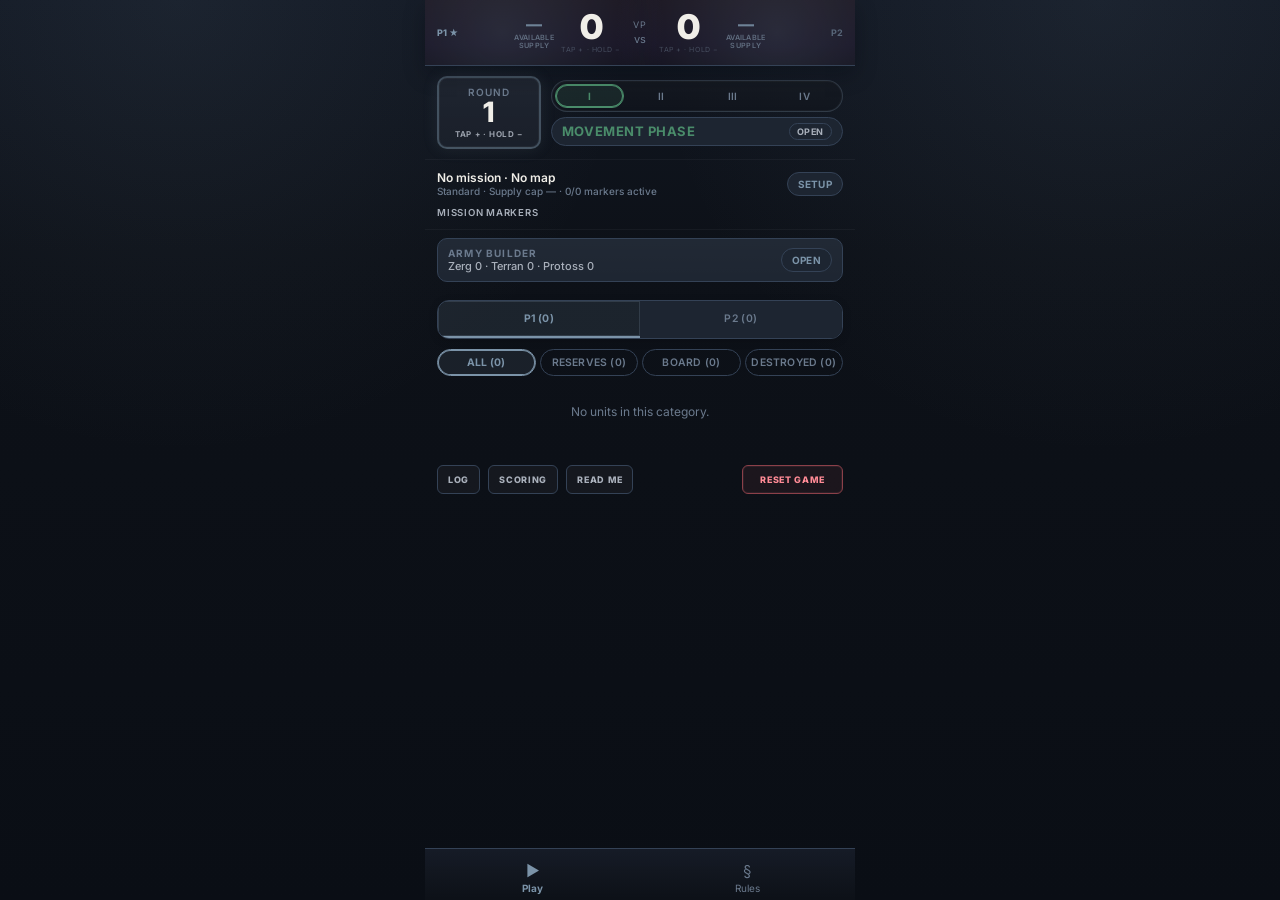
<file: index.html>
<!DOCTYPE html>
<html lang="en">
<head>
<meta charset="UTF-8">
<meta name="viewport" content="width=device-width, initial-scale=1.0, maximum-scale=1.0, viewport-fit=cover">
<title>SC:TMG — Layout Prototype</title>
<link rel="preconnect" href="https://fonts.googleapis.com">
<link href="https://fonts.googleapis.com/css2?family=Inter:wght@400;500;600;700;800&display=swap" rel="stylesheet">
<style>
*{box-sizing:border-box;margin:0;padding:0}
:root{
  --bg:#0d1118;--surface:#171d28;--surfaceAlt:#1d2531;
  --card:#1d2531;--panel-3:#263140;--border:#344256;
  --text:#f0eee8;--muted:#a9b0bb;--dim:#6b7a8d;
  --accent:#d4af37;--accent-rgb:212,175,55;
  --movement:#22c55e;--assault:#f59e0b;--combat:#ef4444;--scoring:#3b82f6;
  --success:#22c55e;--warning:#fbbf24;--error:#ef4444;--gas:#22d3ee;
  --font:'Inter',-apple-system,BlinkMacSystemFont,system-ui,sans-serif;
  --mono:'Inter',monospace;
  --r:10px;--rs:6px;
}
html,body{background:var(--bg);color:var(--text);font-family:var(--font);-webkit-tap-highlight-color:transparent;min-height:100vh;scrollbar-width:none}
body::-webkit-scrollbar{display:none}
button{font-family:inherit;cursor:pointer;border:none;background:none;color:inherit}
input,select{font-family:inherit}
@keyframes fadeIn{from{opacity:0;transform:translateY(-3px)}to{opacity:1;transform:translateY(0)}}

/* ─── SCOREBAR (sticky) ─── */
.scorebar{
  position:sticky;top:0;z-index:100;
  border-bottom:1px solid var(--border);
  padding:calc(env(safe-area-inset-top,0px) + 6px) 12px 6px;
  box-shadow:0 8px 20px rgba(4,8,15,.28);
}
/* ─── GAME STRIP (scrolls) ─── */
.game-strip{padding:10px 12px;border-bottom:1px solid rgba(255,255,255,.04)}
.score-row1{display:flex;align-items:center;gap:10px}
.round-block{padding:8px 16px;border-radius:var(--r);background:linear-gradient(180deg,rgba(255,255,255,.035),rgba(255,255,255,.01)),var(--surface);border:2px solid rgba(var(--accent-rgb),.42);box-shadow:0 0 16px rgba(var(--accent-rgb),.12),inset 0 0 0 1px rgba(255,255,255,.04);text-align:center;cursor:pointer;user-select:none;transition:transform .1s,box-shadow .15s,border-color .15s;-webkit-tap-highlight-color:transparent}
.round-block.pressing{transform:scale(.95)}
.round-label{font-size:10px;color:var(--dim);text-transform:uppercase;letter-spacing:.1em;font-weight:600}
.round-value{font-size:28px;font-weight:800;font-family:var(--mono);line-height:1}
.round-hint{font-size:8px;color:var(--muted);margin-top:3px;opacity:.9;text-transform:uppercase;letter-spacing:.08em;font-weight:700}
.phase-col{flex:1;display:flex;flex-direction:column;gap:5px}
.phase-pills{display:flex;gap:3px;padding:3px;border-radius:100px;border:1px solid rgba(var(--accent-rgb),.28);background:linear-gradient(180deg,rgba(255,255,255,.025),rgba(255,255,255,.006)),rgba(13,17,24,.55);box-shadow:inset 0 0 0 1px rgba(255,255,255,.03)}
.phase-pill{flex:1;padding:5px 0;border-radius:100px;border:1.5px solid transparent;font-size:10px;font-weight:600;text-transform:uppercase;letter-spacing:.02em;transition:all .15s}
.phase-pill.active{font-weight:700;box-shadow:inset 0 0 0 1px currentColor}
.phase-row2{display:flex;align-items:center;gap:6px}
.phase-name{font-size:13px;font-weight:700;text-transform:uppercase;letter-spacing:.04em}
.phase-open-btn{flex:1;min-width:0;padding:5px 10px;border-radius:100px;border:1px solid var(--border);background:var(--surfaceAlt);font-size:11px;white-space:nowrap;text-align:left}
.phase-open-btn .phase-name{text-decoration:none}
.phase-open-btn{display:flex;align-items:center;justify-content:space-between;gap:8px}
.phase-open-tag{padding:2px 7px;border-radius:999px;background:var(--card);border:1px solid var(--border);color:var(--muted);font-size:9px;font-weight:700;text-transform:uppercase;letter-spacing:.06em}
.vp-row{display:grid;grid-template-columns:minmax(48px,1fr) 36px minmax(58px,auto) 20px minmax(58px,auto) 36px minmax(48px,1fr);align-items:center;gap:4px;padding:2px 0}
.score-side{display:flex;flex-direction:column;align-items:flex-start;justify-content:center;min-width:0}
.score-side.right{align-items:flex-end;text-align:right}
.vp-block{text-align:center;min-width:58px;padding:2px 1px;border-radius:var(--r);user-select:none}
.vp-score-hit{cursor:pointer;transition:transform .1s;padding:1px 4px;border-radius:var(--rs)}
.vp-score-hit.pressing{transform:scale(.95)}
.vp-label{max-width:100%;font-size:9px;text-transform:uppercase;letter-spacing:0;font-weight:800;white-space:nowrap;overflow:hidden;text-overflow:ellipsis}
.vp-value{font-size:34px;font-weight:900;font-family:var(--mono);line-height:.95}
.vp-hint{font-size:7px;color:var(--dim);margin-top:2px;opacity:.5;text-transform:uppercase;letter-spacing:.08em}
.vp-hint.score-ready{opacity:1;font-weight:800;color:var(--accent)}
.supply-side{text-align:center;min-width:34px;padding:2px 0;border-radius:var(--rs);opacity:.85;justify-self:center}
.supply-side .supply-num{display:block;font-size:1rem;font-weight:800;font-family:var(--mono);color:var(--sc);line-height:1}
.supply-side.over .supply-num{color:#ef4444}
.supply-side .supply-detail{display:block;font-size:0.45rem;color:var(--dim);text-transform:uppercase;letter-spacing:.04em;font-weight:600;margin-top:2px;line-height:1.05}
.vp-sep{display:flex;flex-direction:column;align-items:center;min-width:20px}
.vp-sep span:first-child{font-size:9px;color:var(--dim);text-transform:uppercase;letter-spacing:.15em}
.vp-sep span:last-child{font-size:11px;color:var(--dim);margin-top:2px}
.log-open-btn{padding:8px 10px;border-radius:var(--rs);border:1px solid var(--border);background:rgba(255,255,255,.035);color:var(--muted);font-size:9px;font-weight:800;text-transform:uppercase;letter-spacing:.08em}
.utility-left{display:flex;gap:8px;align-items:center}
.readme-list{display:grid;gap:10px}
.readme-item{padding:9px 10px;border-radius:var(--rs);border:1px solid rgba(255,255,255,.06);background:linear-gradient(180deg,rgba(255,255,255,.018),rgba(255,255,255,.005)),var(--surfaceAlt)}
.readme-item strong{display:block;margin-bottom:3px;color:var(--text);font-size:12px}
.readme-item span{display:block;color:var(--dim);font-size:11px;line-height:1.4}
.log-list{max-height:58vh;overflow:auto;padding-right:2px}
.log-entry{padding:9px 0;border-bottom:1px solid rgba(255,255,255,.06)}
.log-entry-head{display:flex;align-items:center;justify-content:space-between;gap:8px;margin-bottom:3px}
.log-round{font-size:9px;color:var(--accent);font-weight:800;text-transform:uppercase;letter-spacing:.08em}
.log-time{font-size:9px;color:var(--dim);font-family:var(--mono)}
.log-text{font-size:12px;line-height:1.35;color:var(--text);font-weight:600}
.log-empty{padding:18px 0;color:var(--dim);font-size:12px;text-align:center}

/* ─── TURN STRIP ─── */
.turn-strip{padding:10px 12px 6px;border-bottom:1px solid rgba(255,255,255,.04)}
.phase-purpose{font-size:11px;margin-bottom:8px;line-height:1.5;font-weight:500;opacity:.85}
.action-chips{display:flex;gap:4px;margin-bottom:8px;overflow-x:auto;scrollbar-width:none}
.action-chips::-webkit-scrollbar,.filter-chips::-webkit-scrollbar{display:none}
.action-chip{padding:6px 12px;border-radius:100px;white-space:nowrap;border:1px solid var(--border);font-size:10px;font-weight:600;text-transform:uppercase;letter-spacing:.02em;flex-shrink:0;transition:all .15s}
.action-chip.active{font-weight:700;box-shadow:inset 0 0 0 1px currentColor}
.action-select-wrap{position:relative;margin-bottom:8px}
.action-select{width:100%;padding:9px 34px 9px 12px;border-radius:var(--rs);border:1px solid var(--border);background:linear-gradient(180deg,rgba(255,255,255,.025),rgba(255,255,255,.005)),var(--surfaceAlt);color:var(--text);font-size:12px;font-weight:700;letter-spacing:.02em;appearance:none;-webkit-appearance:none;text-transform:uppercase}
.action-select option{background:var(--surface);color:var(--text)}
.action-select-wrap::after{content:"▼";position:absolute;right:12px;top:50%;transform:translateY(-50%);color:var(--dim);font-size:10px;pointer-events:none}
.action-info{padding:4px 2px 8px;margin-bottom:4px}
.action-title{font-size:12px;font-weight:600}
.action-when{font-size:10px;color:var(--dim);font-weight:500;margin-top:2px;line-height:1.35}
.action-steps{padding:0 0 8px;animation:fadeIn .15s ease}
.step-row{display:flex;gap:8px;padding:5px 0;font-size:12px;font-weight:500}
.step-num{width:20px;height:20px;border-radius:50%;display:flex;align-items:center;justify-content:center;font-size:10px;font-weight:700;font-family:var(--mono);flex-shrink:0}
.resolve-row{display:flex;gap:6px;margin-bottom:6px}
.resolve-btn{flex:2;padding:10px;border-radius:var(--rs);color:#fff;font-size:11px;font-weight:700;text-transform:uppercase;letter-spacing:.04em;box-shadow:0 4px 12px rgba(0,0,0,.3)}
.pass-btn{flex:1;padding:10px;border-radius:var(--rs);background:var(--surfaceAlt);border:1px solid var(--border);color:var(--muted);font-size:11px;font-weight:600;text-transform:uppercase;letter-spacing:.02em}
.pass-btn.done{color:var(--dim);opacity:.4}
.pass-state{display:flex;gap:12px;justify-content:center;padding-bottom:2px}
.pass-state span{font-size:10px;font-weight:600;text-transform:uppercase;letter-spacing:.04em}

/* ─── MISSION PANEL ─── */
.mission-panel{padding:0 12px 6px;border-bottom:1px solid rgba(255,255,255,.04)}
.mission-header{display:flex;align-items:center;gap:8px;padding:10px 0;cursor:pointer;user-select:none}
.mission-header-info{flex:1}
.mission-title{font-size:12px;font-weight:600}
.mission-sub{font-size:10px;color:var(--dim);font-weight:500}
.mission-chevron{color:var(--dim);font-size:10px;transition:transform .2s}
.mission-chevron.open{transform:rotate(180deg)}
.mission-body{animation:fadeIn .12s ease;padding-bottom:8px}
.scale-chips{display:flex;gap:4px;margin-bottom:10px}
.scale-chip{flex:1;padding:8px 0;border-radius:var(--rs);border:1.5px solid transparent;font-size:11px;font-weight:600;text-align:center;transition:all .15s;background:var(--surfaceAlt)}
.scale-chip.active{font-weight:700}
.mission-selects{display:flex;gap:6px;margin-bottom:8px}
.mission-select{flex:1;padding:8px 10px;border-radius:var(--rs);background:var(--panel-3);border:1px solid var(--border);color:var(--text);font-size:11px;font-weight:500;font-family:var(--font);appearance:none;-webkit-appearance:none}
.mission-select option{background:var(--card);color:var(--text)}
.mission-stat-row{display:flex;gap:8px;margin-bottom:10px;flex-wrap:wrap}
.mission-stat{padding:5px 12px;border-radius:100px;font-size:10px;font-weight:600;text-transform:uppercase;letter-spacing:.02em}
.supply-board{display:grid;grid-template-columns:1fr 1fr;gap:6px;padding:8px 12px;border-bottom:1px solid rgba(255,255,255,.04)}
.supply-card{border-radius:var(--r);border:1px solid var(--border);background:linear-gradient(180deg,rgba(255,255,255,.02),rgba(255,255,255,.005)),var(--card);padding:8px}
.supply-card.over{border-color:#8b4049;background:rgba(139,64,73,.12)}
.supply-top{display:flex;align-items:center;justify-content:space-between;gap:6px;margin-bottom:6px}
.supply-name{font-size:11px;font-weight:600;white-space:nowrap;overflow:hidden;text-overflow:ellipsis}
.supply-value{font-family:var(--mono);font-size:18px;font-weight:700}
.supply-label{font-size:9px;color:var(--dim);text-transform:uppercase;letter-spacing:.08em}
.supply-meter{height:4px;border-radius:999px;background:#25262d;overflow:hidden}
.supply-fill{height:100%;border-radius:inherit}
.supply-note{margin-top:5px;color:var(--dim);font-size:9px;line-height:1.3}
.sides-row{display:flex;gap:6px;align-items:center;margin-bottom:10px}
.sides-label{font-size:10px;color:var(--dim);flex:1}
.side-chip{padding:3px 10px;border-radius:12px;font-size:11px;font-weight:500}
.swap-btn{padding:3px 10px;border-radius:12px;border:1px solid var(--border);font-size:10px;color:var(--muted)}
.marker-grid{display:flex;gap:4px;flex-wrap:wrap}
.marker-chip{padding:8px 10px;border-radius:var(--rs);border:1px solid var(--border);background:linear-gradient(180deg,rgba(255,255,255,.02),rgba(255,255,255,.005)),var(--surfaceAlt);text-align:center;flex:1;min-width:55px;cursor:pointer;transition:all .15s}
.marker-chip.active{border-color:rgba(var(--accent-rgb),.5);box-shadow:0 0 8px rgba(var(--accent-rgb),.12)}
.marker-num{font-size:12px;font-weight:700;font-family:var(--mono)}
.marker-owner{font-size:9px;color:var(--dim);font-weight:500}
.marker-supply{font-size:9px;color:var(--dim);font-family:var(--mono);font-weight:600}
.marker-editor{animation:fadeIn .12s ease;padding:8px 0}
.marker-edit-head{display:flex;align-items:center;justify-content:space-between;margin-bottom:8px}
.marker-edit-title{font-size:13px;font-weight:600}
.marker-active-btn{padding:4px 12px;border-radius:14px;border:1.5px solid var(--border);font-size:11px;transition:all .15s}
.marker-active-btn.on{border-color:rgba(var(--accent-rgb),.5);color:var(--accent);background:rgba(var(--accent-rgb),.12)}
.marker-control-board{display:grid;grid-template-columns:1fr minmax(76px,.8fr) 1fr;align-items:stretch;gap:6px;margin-top:8px}
.marker-control-side,.marker-control-center{min-height:48px;border-radius:var(--rs);border:1px solid var(--border);background:linear-gradient(180deg,rgba(255,255,255,.02),rgba(255,255,255,.005)),var(--surfaceAlt);display:flex;flex-direction:column;align-items:center;justify-content:center;text-align:center;transition:transform .1s,border-color .15s,background .15s,box-shadow .15s}
.marker-control-side{font-size:12px;font-weight:800;text-transform:uppercase;letter-spacing:.05em}
.marker-control-side small,.marker-control-center small{margin-top:2px;color:var(--dim);font-size:8px;font-weight:700;text-transform:uppercase;letter-spacing:.05em}
.marker-control-center{font-family:var(--mono);font-size:18px;font-weight:900}
.marker-control-side.active{box-shadow:inset 0 0 0 1px currentColor}
.marker-control-side:active,.marker-control-center:active{transform:scale(.97)}
.marker-home-row{display:grid;grid-template-columns:repeat(3,1fr);gap:5px;margin-top:8px}
.marker-home-btn{padding:6px 4px;border-radius:var(--rs);border:1px solid var(--border);background:var(--surfaceAlt);color:var(--dim);font-size:9px;font-weight:800;text-transform:uppercase;letter-spacing:.04em}
.marker-home-btn.active{box-shadow:inset 0 0 0 1px currentColor}
.marker-supply-row{display:flex;align-items:center;gap:8px;padding:7px 0;border-bottom:1px solid rgba(255,255,255,.04)}
.marker-supply-row .player-lbl{font-size:11px;flex:1}
.marker-supply-row .supply-val{font-size:14px;font-weight:600;font-family:var(--mono);width:24px;text-align:center}
.marker-supply-counter{min-width:58px;padding:5px 9px;border-radius:var(--rs);border:1px solid var(--border);background:linear-gradient(180deg,rgba(255,255,255,.02),rgba(255,255,255,.005)),var(--surfaceAlt);text-align:center;user-select:none;transition:transform .1s}
.marker-supply-counter.pressing{transform:scale(.96)}
.marker-supply-counter .supply-val{display:block;width:auto;font-size:16px;font-weight:800;font-family:var(--mono)}
.marker-supply-counter .model-hint{display:block;margin-top:2px;color:var(--dim);font-size:8px;font-family:var(--font);text-transform:uppercase;letter-spacing:.04em}
.marker-owner-btns{display:flex;gap:4px;margin-top:8px}
.marker-owner-btn{flex:1;padding:5px 0;border-radius:var(--rs);border:1px solid var(--border);font-size:10px;transition:all .15s}
.marker-owner-btn.active{font-weight:600}
.ledger-list{max-height:58vh;overflow:auto;padding-right:2px}
.ledger-entry{padding:9px 0;border-bottom:1px solid rgba(255,255,255,.06)}
.ledger-head{display:flex;justify-content:space-between;gap:8px;margin-bottom:5px}
.ledger-title{font-size:11px;color:var(--accent);font-weight:900;text-transform:uppercase;letter-spacing:.08em}
.ledger-total{font-family:var(--mono);font-size:11px;color:var(--muted);font-weight:800}
.ledger-source{display:flex;justify-content:space-between;gap:8px;padding:3px 0;color:var(--text);font-size:11px;font-weight:700}
.ledger-note{color:var(--dim);font-size:10px;line-height:1.35;margin-top:4px}

/* ─── ARMY SECTION ─── */
.army-section{padding:10px 12px 12px}
.army-toggle{display:flex;margin-bottom:10px;border-radius:12px;border:1px solid var(--border);overflow:hidden;box-shadow:0 2px 8px rgba(0,0,0,.15)}
.army-toggle button{flex:1;padding:11px 0;background:var(--surfaceAlt);font-size:0.65rem;font-weight:600;text-transform:uppercase;letter-spacing:.04em;transition:all .15s;border-bottom:2px solid transparent}
.army-toggle button.active{font-weight:700}
.builder-bar{display:flex;align-items:center;justify-content:space-between;gap:8px;margin:8px 12px;padding:8px 10px;border-radius:var(--r);background:linear-gradient(180deg,rgba(255,255,255,.02),rgba(255,255,255,.005)),var(--surfaceAlt);border:1px solid var(--border)}
.builder-head{display:flex;align-items:center;justify-content:space-between;gap:8px;margin-bottom:7px}
.builder-title{font-size:10px;color:var(--dim);text-transform:uppercase;letter-spacing:.12em;font-family:var(--mono);font-weight:700}
.builder-summary{font-size:11px;color:var(--muted);overflow:hidden;text-overflow:ellipsis;white-space:nowrap;font-weight:500}
.builder-open-btn{padding:5px 10px;border-radius:100px;border:1px solid var(--border);background:var(--card);color:var(--accent);font-size:10px;font-weight:700;text-transform:uppercase;letter-spacing:.03em;white-space:nowrap}
.builder-links{display:flex;gap:4px}
.builder-links a{padding:4px 8px;border-radius:100px;border:1px solid var(--border);color:var(--muted);font-size:10px;text-decoration:none;font-weight:600}
.builder-imports{display:grid;grid-template-columns:repeat(3,1fr);gap:4px}
.builder-imports button{padding:6px 4px;border-radius:var(--rs);border:1px solid var(--border);background:var(--card);color:var(--muted);font-size:10px;font-weight:600}
.builder-imports button.ready{color:var(--accent);border-color:rgba(var(--accent-rgb),.45);background:rgba(var(--accent-rgb),.08)}
.builder-imports button:disabled{opacity:.45}
.builder-status{margin-top:6px;color:var(--dim);font-size:10px;line-height:1.35}
.modal-backdrop{position:fixed;inset:0;background:rgba(0,0,0,.68);z-index:190}
.modal-panel{position:fixed;left:12px;right:12px;top:50%;transform:translateY(-50%);z-index:200;max-width:406px;margin:0 auto;padding:12px;border-radius:var(--r);background:linear-gradient(180deg,rgba(255,255,255,.025),rgba(255,255,255,.005)),var(--surface);border:1px solid var(--border);box-shadow:0 18px 60px rgba(0,0,0,.45)}
.modal-head{display:flex;align-items:flex-start;justify-content:space-between;gap:10px;margin-bottom:10px}
.modal-title{font-size:15px;font-weight:700}
.modal-sub{margin-top:2px;color:var(--dim);font-size:11px;line-height:1.35}
.modal-close{width:30px;height:30px;border-radius:50%;border:1px solid var(--border);background:var(--surfaceAlt);color:var(--muted);font-size:18px;line-height:1}
.filter-chips{display:flex;gap:4px;margin-bottom:8px}
.filter-chip{flex:1;padding:6px 4px;border-radius:100px;white-space:nowrap;border:1px solid var(--border);font-size:0.65rem;font-weight:600;text-transform:uppercase;letter-spacing:.02em;transition:all .15s;text-align:center}
.filter-chip.active{font-weight:700;box-shadow:inset 0 0 0 1px currentColor}
.empty-msg{padding:20px 0;text-align:center;color:var(--dim);font-size:12px}

/* ─── ROLE COLORS ─── */
.unit-card{
  border-radius:12px;border:1px solid var(--border);border-left:4px solid var(--border);
  margin-bottom:8px;transition:opacity .2s,transform .16s,box-shadow .16s;
  background:
    radial-gradient(circle at top right,rgba(var(--unit-color-rgb,var(--accent-rgb)),.10),transparent 34%),
    linear-gradient(180deg,rgba(255,255,255,.025),rgba(255,255,255,.01)),var(--surface);
  box-shadow:0 2px 8px rgba(0,0,0,.2);overflow:hidden;
}
.unit-card.role-hero{border-left-color:#f59e0b}
.unit-card.role-elite{border-left-color:#a855f7}
.unit-card.role-core{border-left-color:#3b82f6}
.unit-card.role-support{border-left-color:#22c55e}
.unit-card.role-specialist{border-left-color:#ec4899}
.unit-card.dead{background:var(--bg);border-color:rgba(255,255,255,.04);border-left-color:rgba(255,255,255,.06);opacity:.4;box-shadow:none}
.unit-row{display:grid;grid-template-columns:10px minmax(0,1fr) 12px;grid-template-areas:"dot main chev" ". controls controls";align-items:center;gap:8px 10px;padding:12px 14px;cursor:pointer;user-select:none}
.loc-dot{grid-area:dot;width:10px;height:10px;border-radius:50%;flex-shrink:0}
.unit-main{grid-area:main;min-width:0;display:flex;align-items:baseline;gap:6px}
.unit-name{min-width:0;font-size:0.95rem;font-weight:600;line-height:1.25;overflow-wrap:anywhere}
.unit-name.dead{color:var(--dim);text-decoration:line-through}
.unit-meta{flex:0 0 auto;color:var(--muted);font-size:0.75rem;font-weight:500}
.unit-controls{grid-area:controls;display:grid;grid-template-columns:minmax(54px,.9fr) minmax(40px,.7fr) minmax(40px,.7fr) minmax(48px,.8fr);align-items:center;gap:6px;min-width:0}
.toggle-chip{width:100%;min-height:28px;padding:4px 0;border-radius:100px;border:1.5px solid transparent;font-size:0.6rem;font-weight:600;text-transform:uppercase;letter-spacing:.02em;transition:all .15s;text-align:center}
.toggle-chip.on{font-weight:700;box-shadow:inset 0 0 0 1px currentColor}
.location-chip{width:100%;min-height:26px;padding:3px 0;border-radius:100px;border:1px solid var(--border);font-size:0.58rem;font-weight:650;white-space:nowrap;text-align:center;text-transform:uppercase;letter-spacing:.01em}
.model-badge{position:relative;width:100%;min-height:28px;padding:3px 4px;border-radius:var(--rs);border:1px solid transparent;font-size:0.72rem;font-family:var(--mono);font-weight:700;text-align:center;display:flex;align-items:center;justify-content:center;line-height:1;cursor:pointer;user-select:none;transition:transform .1s,border-color .15s,background .15s}
.model-badge.pressing{transform:scale(.96)}
.model-badge small{position:absolute;left:5px;top:50%;transform:translateY(-50%);font-family:var(--font);font-size:0.46rem;font-weight:800;letter-spacing:.02em;text-transform:uppercase;opacity:.68}
.unit-chevron{grid-area:chev;color:var(--muted);font-size:14px;transition:transform .2s;flex-shrink:0}
.unit-chevron.open{transform:rotate(90deg)}
.unit-expand{border-top:1px solid var(--border);padding:12px 14px 14px;animation:revealBlock .2s ease}
@keyframes revealBlock{from{opacity:0;transform:translateY(-4px)}to{opacity:1;transform:translateY(0)}}

/* Stats Grid — matches builder */
.stat-grid{display:grid;grid-template-columns:repeat(auto-fit,minmax(48px,1fr));gap:4px;margin:12px 0}
.stat-chip{
  background:linear-gradient(180deg,rgba(255,255,255,.02),rgba(255,255,255,.01)),var(--panel-3);
  border-radius:6px;padding:6px 4px;text-align:center;
}
.stat-label{display:block;font-size:0.55rem;color:var(--muted);text-transform:uppercase;letter-spacing:.03em;margin-bottom:2px;font-weight:600}
.stat-val{font-size:0.8rem;font-weight:600;color:var(--text)}

/* Weapon Table — matches builder */
.weapon-table{
  background:linear-gradient(180deg,rgba(255,255,255,.02),rgba(255,255,255,.01)),var(--panel-3);
  border:1px solid var(--border);border-radius:8px;overflow:hidden;margin-bottom:8px;
}
.weapon-table:last-child{margin-bottom:0}
.weapon-table-header{display:flex;justify-content:space-between;align-items:center;padding:8px 12px;background:var(--surface);border-bottom:1px solid var(--border)}
.weapon-table-name{font-size:0.85rem;font-weight:600}
.weapon-table-phase{font-size:0.65rem;padding:2px 6px;border-radius:4px;background:rgba(255,255,255,.05);color:var(--muted);text-transform:uppercase}
.weapon-table-stats{display:grid;grid-template-columns:repeat(auto-fit,minmax(50px,1fr))}
.weapon-table-cell{padding:6px 8px;text-align:center;border-right:1px solid var(--border)}
.weapon-table-cell:last-child{border-right:none}
.weapon-table-cell span{display:block;font-size:0.55rem;color:var(--muted);text-transform:uppercase;letter-spacing:.03em;margin-bottom:2px}
.weapon-table-cell strong{font-size:0.8rem;font-weight:600}
.weapon-table-kw{padding:6px 12px;border-top:1px solid var(--border);display:flex;flex-wrap:wrap;gap:4px}
.weapon-table-kw .kw-chip{margin:0}

/* Ability Block — matches builder */
.ability-block{
  background:linear-gradient(180deg,rgba(255,255,255,.02),rgba(255,255,255,.01)),var(--panel-3);
  border:1px solid var(--border);border-radius:8px;margin-bottom:8px;overflow:hidden;
}
.ability-block:last-child{margin-bottom:0}
.ability-header{padding:8px 12px 4px}
.ability-title{font-size:0.88rem;font-weight:600;color:var(--warning)}
.ability-phase-tag{font-size:0.6rem;padding:2px 6px;border-radius:4px;background:rgba(255,255,255,.05);color:var(--muted);text-transform:uppercase;margin-left:6px}
.ability-body{padding:4px 12px 8px;font-size:0.8rem;color:var(--muted);line-height:1.5}

.sec-label{font-size:0.6rem;color:var(--muted);text-transform:uppercase;letter-spacing:.08em;font-weight:600;margin-bottom:6px}
.kw-chip{padding:3px 8px;border-radius:4px;background:rgba(var(--accent-rgb),.15);color:var(--accent);font-size:0.65rem;font-weight:700;text-transform:uppercase;letter-spacing:.04em;display:inline-block;margin:0 4px 4px 0}
.model-counter{min-width:72px;padding:6px 10px;border-radius:8px;border:1px solid var(--border);background:linear-gradient(180deg,rgba(255,255,255,.02),rgba(255,255,255,.005)),var(--surfaceAlt);text-align:center;user-select:none;transition:transform .1s;cursor:pointer}
.model-counter.pressing{transform:scale(.96)}
.model-counter .model-val{display:block;width:auto;color:var(--text);font-size:0.95rem;font-weight:700}
.model-counter .model-hint{display:block;margin-top:2px;color:var(--dim);font-size:0.55rem;font-family:var(--font);text-transform:uppercase;letter-spacing:.06em}
.step-btn{width:28px;height:28px;border-radius:var(--rs);border:1px solid var(--border);background:linear-gradient(180deg,rgba(255,255,255,.025),rgba(255,255,255,.01)),var(--panel-3);color:var(--muted);font-size:15px;font-weight:700;display:flex;align-items:center;justify-content:center}
.model-val{font-size:0.95rem;font-weight:700;font-family:var(--mono);width:24px;text-align:center}
.loc-btns{display:flex;gap:4px;margin-top:12px}
.loc-btn{flex:1;padding:7px 0;border-radius:var(--rs);border:1px solid var(--border);font-size:0.65rem;font-weight:600;text-transform:uppercase;letter-spacing:.02em;transition:all .15s}
.loc-btn.active{font-weight:700;box-shadow:inset 0 0 0 1px currentColor}

/* ─── RULES TAB ─── */
.rules-tab{padding:12px}
.search-wrap{position:relative;margin-bottom:12px}
.search-input{width:100%;padding:10px 14px;border-radius:var(--r);background:var(--card);border:1px solid var(--border);color:var(--text);font-size:13px;font-weight:500;outline:none}
.search-clear{position:absolute;right:10px;top:50%;transform:translateY(-50%);background:none;border:none;color:var(--dim);font-size:16px}
.saved-chips{display:flex;gap:4px;flex-wrap:wrap;margin-bottom:14px}
.saved-chip{padding:5px 10px;border-radius:var(--r);background:linear-gradient(180deg,rgba(255,255,255,.02),rgba(255,255,255,.005)),var(--card);border:1px solid var(--border);font-size:11px;text-align:left}
.saved-chip strong{display:block;font-weight:500}
.saved-chip small{font-size:9px;color:var(--dim)}
.lib-row{display:flex;align-items:center;justify-content:space-between;width:100%;padding:9px 11px;margin-bottom:3px;background:linear-gradient(180deg,rgba(255,255,255,.02),rgba(255,255,255,.005)),var(--card);border-radius:var(--r);border:1px solid var(--border);text-align:left}
.lib-kicker{font-size:9px;color:var(--dim)}
.lib-title{font-size:12px;font-weight:500}
.lib-count{font-size:10px;color:var(--dim);font-family:var(--mono)}

/* ─── BOTTOM NAV ─── */
.bottom-nav{position:fixed;bottom:0;left:50%;transform:translateX(-50%);width:100%;max-width:430px;display:flex;background:linear-gradient(180deg,rgba(23,29,40,.94),rgba(13,17,24,.98));backdrop-filter:blur(10px);border-top:1px solid var(--border);padding:6px 0 env(safe-area-inset-bottom,8px);z-index:100}
.nav-btn{flex:1;display:flex;flex-direction:column;align-items:center;gap:2px;padding:6px 0}
.nav-icon{font-size:15px}
.nav-label{font-size:10px;font-weight:400}
.nav-btn.active .nav-label{font-weight:700}

.app-shell{max-width:430px;margin:0 auto;min-height:100vh}
.tab-content{padding-bottom:56px}
/* ─── TACTICAL CARDS ─── */
.tac-section{padding:0 12px 8px;border-bottom:1px solid rgba(255,255,255,.04)}
.tac-header{display:flex;align-items:center;justify-content:space-between;padding:8px 0}
.tac-resource-pool{display:flex;gap:6px;align-items:center}
.tac-pool-badge{padding:3px 10px;border-radius:100px;font-size:0.65rem;font-weight:700;text-transform:uppercase;letter-spacing:.04em}
.tac-card{
  display:flex;align-items:center;gap:8px;padding:10px 12px;margin-bottom:4px;
  border-radius:var(--r);border:1px solid var(--border);
  background:linear-gradient(180deg,rgba(255,255,255,.025),rgba(255,255,255,.01)),var(--surface);
  transition:opacity .2s,border-color .15s;
}
.tac-card.exhausted{opacity:.45;border-left-color:var(--dim)}
.tac-card .tac-info{flex:1;min-width:0}
.tac-card .tac-name{font-size:0.85rem;font-weight:600;white-space:nowrap;overflow:hidden;text-overflow:ellipsis}
.tac-card.exhausted .tac-name{text-decoration:line-through;color:var(--dim)}
.tac-card .tac-meta{font-size:0.65rem;color:var(--dim);font-weight:500;margin-top:1px}
.tac-state-btn{
  padding:5px 10px;border-radius:100px;font-size:0.6rem;font-weight:700;
  text-transform:uppercase;letter-spacing:.04em;border:1.5px solid var(--border);
  transition:all .15s;white-space:nowrap;
}
.tac-state-btn.ready{border-color:var(--success);color:var(--success);background:rgba(34,197,94,.1)}
.tac-state-btn.ability{border-color:var(--warning);color:var(--warning);background:rgba(251,191,36,.1)}
.tac-state-btn.resource{border-color:var(--gas);color:var(--gas);background:rgba(34,211,238,.1)}
.tac-resource-badge{padding:3px 8px;border-radius:var(--rs);font-size:0.65rem;font-weight:700;text-transform:uppercase;letter-spacing:.02em;white-space:nowrap}
.tac-expand{border-top:1px solid rgba(255,255,255,.04);padding:8px 12px 4px;animation:revealBlock .2s ease}

.danger-zone{display:flex;justify-content:space-between;align-items:center;gap:8px;padding:14px 12px 74px}
.reset-game-btn{width:25%;min-width:92px;padding:8px 10px;border-radius:var(--rs);border:1.5px solid #8b4049;background:rgba(139,64,73,.12);color:#ff8b96;font-size:9px;font-weight:800;text-transform:uppercase;letter-spacing:.08em;box-shadow:inset 0 0 0 1px rgba(255,139,150,.08)}
</style>
</head>
<body>
<div class="app-shell" id="app"></div>
<script src="Army%20Builder/runtime/payloads/mission-setup.js"></script>
<script>
const PHASES=[
  {n:"I",name:"Movement",color:"#4a8c6a",purpose:"Deploy, reposition, disengage, and set up the next phase."},
  {n:"II",name:"Assault",color:"#c96a4a",purpose:"Deal damage with ranged attacks, run for position, or charge into engagement."},
  {n:"III",name:"Combat",color:"#8b4a5e",purpose:"Resolve obligatory melee between engaged ground units."},
  {n:"IV",name:"Scoring",color:"#5a7a9a",purpose:"Determine marker control, score the round, clean up, and set initiative."},
];
const ACTIONS={
  0:[
    {title:"Hold",ref:"8.5.1",when:"Movement Phase, when the unit is eligible to activate",how:["Do nothing","Set the unit's activation marker"]},
    {title:"Move",ref:"8.5.2-8.5.3",when:"Movement Phase, when the unit is unengaged and activated",how:["Choose a leading model and move it up to Speed","Apply movement restrictions for bases, terrain, gaps, and elevation","Set the rest of the unit back into coherency"]},
    {title:"Disengage",ref:"8.5.4",when:"Movement Phase, when the unit begins engaged",how:["Move using the standard movement procedure","Each model must finish outside enemy engagement range","Models that fail to clear are removed"]},
    {title:"Deploy",ref:"8.5.5",when:"Movement Phase, if the unit fits within available supply",how:["Confirm current supply fits within available supply","Set the leading model at the entry edge, then move up to Speed","Set the rest of the unit in coherency"]}
  ],
  1:[
    {title:"Run",ref:"8.7.1",when:"Assault Phase, when the unit is unengaged and activated",how:["Use the same standard movement procedure as a Move","Nominate a leading model, move it up to Speed, then rebuild coherency","Do not end within engagement range of enemy units"]},
    {title:"Hold",ref:"8.7.2",when:"Assault Phase, when the unit is eligible to activate",how:["Do nothing","Set the activation marker to show the unit has acted in Assault"]},
    {title:"Ranged Attack",ref:"8.7.3-8.7.6",when:"Assault Phase, when the unit has a valid target and weapon profile",how:["Check visibility, range, target tag, and engagement status","Assign weapons into legal batches","Resolve each batch through Attack Pool, Armour Pool, then Damage Pool"]},
    {title:"Charge",ref:"8.7.7",when:"Assault Phase, after declaring targets and rolling charge distance",how:["Declare all intended target units first","Roll 1D6 and add the result to the unit's Speed","Move the leading model into legal engagement range, then rebuild coherency"]}
  ],
  2:[
    {title:"Close Combat Attack",ref:"8.8.1",when:"Combat Phase, when the engaged ground unit is activated",how:["Optionally Close Ranks up to 3 inches","Set models base-to-base where possible","Resolve melee attacks against enemy units the unit is engaged with"]}
  ],
  3:[
    {title:"Determine Mission Marker Control",ref:"8.9.1",when:"Start of the Scoring & Cleanup Phase",how:["Check which units can contest each marker","Sum current supply of contesting units for each player","Higher total controls the marker"]},
    {title:"Score Victory Points",ref:"8.9.2",when:"After marker control is determined",how:["Apply the mission card's scoring conditions simultaneously"]},
    {title:"End of Game Check",ref:"8.9.3",when:"Immediately after victory points are scored",how:["Follow the mission card's end-of-game condition before cleanup"]},
    {title:"Cleanup & Refresh",ref:"8.9.4-8.9.5",when:"After the end-of-game check",how:["Resolve end-of-round effects","Remove tokens and markers except stay-in-play exceptions","Refresh exhausted cards and clear activation state"]},
    {title:"Determine Initiative",ref:"8.9.6",when:"End of the Scoring & Cleanup Phase",how:["The player with fewer victory points takes the first player marker","If tied, conduct a roll-off"]}
  ],
};
const UNITS_P1=[
  {key:"stalker-0",name:"Stalker",role:"Elite",tier:"T2",supply:2,models:{current:2,max:2},stats:{speed:"4/8",armour:"4+",hp:6},location:"reserves",engaged:false,activated:false,weapons:[{name:"Particle Disruptors",range:'12"',hit:"4+",dmg:2},{name:"Stomp",range:"Melee",hit:"5+",dmg:1}],abilities:[{name:"Blink",desc:'Teleport up to 8" ignoring terrain'}],keywords:["Squadron","Passive"]},
  {key:"zealot-0",name:"Zealot",role:"Core",tier:"T1",supply:1,models:{current:6,max:6},stats:{speed:"5",armour:"4+",hp:3},location:"reserves",engaged:false,activated:false,weapons:[{name:"Psi Blades",range:"Melee",hit:"3+",dmg:2}],abilities:[{name:"Charge",desc:'+2" on assault moves'}],keywords:["Squadron"]},
  {key:"colossus-0",name:"Colossus",role:"Specialist",tier:"T3",supply:4,models:{current:1,max:1},stats:{speed:"4",armour:"3+",hp:10},location:"reserves",engaged:false,activated:false,weapons:[{name:"Thermal Lances",range:'14"',hit:"3+",dmg:4}],abilities:[{name:"Cliff Walk",desc:"Ignores terrain height"}],keywords:["Massive","Detector"]},
  {key:"sentry-0",name:"Sentry",role:"Support",tier:"T1",supply:1,models:{current:3,max:3},stats:{speed:"4",armour:"5+",hp:4},location:"reserves",engaged:false,activated:false,weapons:[{name:"Disruption Beam",range:'10"',hit:"4+",dmg:1}],abilities:[{name:"Guardian Shield",desc:'+1 Armour within 4"'},{name:"Force Field",desc:"Place impassable marker"}],keywords:["Psionic"]},
  {key:"immortal-0",name:"Immortal",role:"Elite",tier:"T2",supply:3,models:{current:2,max:2},stats:{speed:"3",armour:"2+",hp:8},location:"reserves",engaged:false,activated:false,weapons:[{name:"Phase Disruptors",range:'12"',hit:"3+",dmg:3}],abilities:[{name:"Hardened Shield",desc:"Max 2 damage per hit"}],keywords:["Armored"]},
  {key:"dt-0",name:"Dark Templar",role:"Elite",tier:"T2",supply:2,models:{current:2,max:2},stats:{speed:"6",armour:"5+",hp:4},location:"reserves",engaged:false,activated:false,weapons:[{name:"Warp Blade",range:"Melee",hit:"3+",dmg:3}],abilities:[{name:"Permanently Cloaked",desc:"Cannot be targeted unless detected"}],keywords:["Stealth"]},
];
const UNITS_P2=[
  {key:"zergling-0",name:"Zergling",role:"Core",tier:"T1",supply:1,models:{current:6,max:6},stats:{speed:"7",armour:"6+",hp:1},location:"reserves",engaged:false,activated:false,weapons:[{name:"Claws",range:"Melee",hit:"4+",dmg:1}],abilities:[{name:"Swarm",desc:"Re-roll 1s to hit in melee when 4+ models"}],keywords:["Squadron","Swarm"]},
  {key:"hydra-0",name:"Hydralisk",role:"Core",tier:"T1",supply:2,models:{current:4,max:4},stats:{speed:"4",armour:"5+",hp:3},location:"reserves",engaged:false,activated:false,weapons:[{name:"Needle Spines",range:'12"',hit:"4+",dmg:2},{name:"Scything Claws",range:"Melee",hit:"5+",dmg:1}],abilities:[],keywords:["Squadron"]},
  {key:"roach-0",name:"Roach",role:"Core",tier:"T1",supply:1,models:{current:3,max:3},stats:{speed:"4",armour:"4+",hp:4},location:"reserves",engaged:false,activated:false,weapons:[{name:"Acid Saliva",range:'8"',hit:"4+",dmg:2}],abilities:[{name:"Regenerate",desc:"Recover 1 HP at start of activation"}],keywords:["Armored"]},
  {key:"ultra-0",name:"Ultralisk",role:"Specialist",tier:"T3",supply:4,models:{current:1,max:1},stats:{speed:"5",armour:"2+",hp:12},location:"reserves",engaged:false,activated:false,weapons:[{name:"Kaiser Blades",range:"Melee",hit:"3+",dmg:4}],abilities:[{name:"Frenzied",desc:"Cannot be locked in engagement"}],keywords:["Massive"]},
];
const LOC={reserves:{label:"Reserves",color:"#7b93a8"},battlefield:{label:"On Board",color:"#c9a84c"},destroyed:{label:"Destroyed",color:"#8b4049"}};
const BUILDER_FACTIONS={
  zerg:{label:"Zerg",key:"sc-tmg-zerg-v4",href:"Army%20Builder/zerg.html",payload:"Army%20Builder/runtime/payloads/zerg.js",color:"#9333ea"},
  terran:{label:"Terran",key:"sc-tmg-terran-v1",href:"Army%20Builder/terran.html",payload:"Army%20Builder/runtime/payloads/terran.js",color:"#3b82f6"},
  protoss:{label:"Protoss",key:"sc-tmg-protoss-v1",href:"Army%20Builder/protoss.html",payload:"Army%20Builder/runtime/payloads/protoss.js",color:"#d4af37"}
};
function emptyArmy(id){return {label:id.toUpperCase(),color:"#7b93a8",units:[],tactical:[]}}
const ARMIES={p1:emptyArmy("p1"),p2:emptyArmy("p2")};

const MISSION_SETUP=window.__missionSetupData||{missions:[],maps:[]};
const SCALES=[{id:"skirmish",name:"Skirmish",table:'36"×36"'},{id:"standard",name:"Standard",table:'36"×54"'},{id:"grand",name:"Grand",table:'36"×72"'}];
const MISSIONS=(MISSION_SETUP.missions||[]).map(m=>({...m,params:m.parameters||m.params||[]}));
const MAPS=MISSION_SETUP.maps||[];

function newGameState(){
  return {tab:"play",round:1,phase:0,vp:{p1:0,p2:0},activePlayer:"p1",firstPlayer:"p1",passed:{p1:false,p2:false},selAction:0,showSteps:false,viewingArmy:"p1",armyFilter:"all",expanded:{},search:"",
    mission:{scaleId:"standard",missionId:"",mapId:"",sides:{p1:"blue",p2:"red"},markers:{},open:false,editMarker:null},
    log:[],
    roundStates:{},
    roundScoring:{},
    scoringLedger:[],
    scoredMarkersByRound:{},
    builderMsg:"",
    builderModal:false,
    tacticalModal:false,
    missionModal:false,
    logModal:false,
    ledgerModal:false,
    readmeModal:false,
    turnModal:false,
    supplyMsg:""
  };
}
const S=newGameState();
const GAME_SAVE_KEY="sc-tmg-companion-game-v1";
const PENDING_IMPORT_KEY="sc-tmg-companion-pending-import";
const DEFAULT_MISSION=JSON.parse(JSON.stringify(S.mission));
let saveReady=false;
let lastPendingImportId="";

function saveGameState(){
  if(!saveReady)return;
  try{
    const state={...S,builderModal:false,tacticalModal:false,missionModal:false,logModal:false,ledgerModal:false,readmeModal:false,turnModal:false,supplyMsg:""};
    localStorage.setItem(GAME_SAVE_KEY,JSON.stringify({state,armies:{p1:ARMIES.p1,p2:ARMIES.p2}}));
  }catch(e){}
}
function loadGameState(){
  try{
    const saved=JSON.parse(localStorage.getItem(GAME_SAVE_KEY)||"null");
    if(!saved||!saved.state)return;
    const st=saved.state;
    Object.assign(S,st);
    S.vp={p1:0,p2:0,...(st.vp||{})};
    S.passed={p1:false,p2:false,...(st.passed||{})};
    S.expanded=st.expanded||{};
    S.log=Array.isArray(st.log)?st.log:[];
    S.roundStates=st.roundStates||{};
    S.roundScoring=st.roundScoring||{};
    if(!Object.values(S.roundScoring).some(r=>r&&(r.vp||r.manualVp||r.missionVp))&&(S.vp.p1||S.vp.p2)){
      const r=roundScoring(S.round);
      r.manualVp={p1:Number(S.vp.p1||0),p2:Number(S.vp.p2||0)};
      setRoundVpFromParts(S.round);
    }
    S.scoringLedger=Array.isArray(st.scoringLedger)?st.scoringLedger:[];
    S.scoredMarkersByRound=st.scoredMarkersByRound||{};
    S.mission={
      ...DEFAULT_MISSION,
      ...(st.mission||{}),
      sides:{...DEFAULT_MISSION.sides,...((st.mission||{}).sides||{})},
      markers:(st.mission||{}).markers||{}
    };
    S.builderModal=false;
    S.tacticalModal=false;
    S.missionModal=false;
    S.logModal=false;
    S.ledgerModal=false;
    S.readmeModal=false;
    S.turnModal=false;
    S.supplyMsg="";
    ["p1","p2"].forEach(id=>{
      const army=saved.armies?.[id];
      if(army&&Array.isArray(army.units)){
        army.tactical=Array.isArray(army.tactical)?army.tactical:[];
        army.tactical.forEach(c=>{if(!c.state)c.state="ready"});
        ARMIES[id]=army;
      }
    });
  }catch(e){}
}
function resetGameState(){
  if(!confirm("Reset this game and clear the saved companion state?"))return;
  try{localStorage.removeItem(GAME_SAVE_KEY)}catch(e){}
  Object.assign(S,newGameState());
  ARMIES.p1=emptyArmy("p1");
  ARMIES.p2=emptyArmy("p2");
  saveReady=true;
  render();
}
function addLog(text){
  S.log=S.log||[];
  S.log.unshift({id:Date.now()+Math.random(),round:S.round,phase:PHASES[S.phase]?.name||"",text,ts:new Date().toLocaleTimeString([], {hour:"numeric",minute:"2-digit"})});
  if(S.log.length>500)S.log.length=500;
}
function roundScoring(round=S.round){
  S.roundScoring=S.roundScoring||{};
  const key=String(round);
  if(!S.roundScoring[key])S.roundScoring[key]={destroyedBy:{p1:0,p2:0},events:[]};
  const r=S.roundScoring[key];
  r.destroyedBy={p1:0,p2:0,...(r.destroyedBy||{})};
  r.manualVp={p1:0,p2:0,...(r.manualVp||{})};
  r.missionVp={p1:0,p2:0,...(r.missionVp||{})};
  r.vp={p1:0,p2:0,...(r.vp||{})};
  r.events=Array.isArray(r.events)?r.events:[];
  return r;
}
function setRoundVpFromParts(round=S.round){
  const r=roundScoring(round);
  r.vp={
    p1:Math.max(0,Number(r.manualVp.p1||0)+Number(r.missionVp.p1||0)),
    p2:Math.max(0,Number(r.manualVp.p2||0)+Number(r.missionVp.p2||0))
  };
  return r.vp;
}
function totalVpThrough(round=S.round){
  const total={p1:0,p2:0};
  const max=Math.max(1,Math.min(5,Number(round)||1));
  for(let i=1;i<=max;i++){
    const vp=setRoundVpFromParts(i);
    total.p1+=Number(vp.p1||0);
    total.p2+=Number(vp.p2||0);
  }
  return {p1:Math.min(99,total.p1),p2:Math.min(99,total.p2)};
}
function syncDisplayedVp(round=S.round){
  S.vp=totalVpThrough(round);
  return S.vp;
}
function setDisplayedVp(player,next){
  const current=syncDisplayedVp()[player];
  const target=Math.max(0,Math.min(99,Number(next)||0));
  const delta=target-current;
  if(!delta)return render();
  const scoring=roundScoring();
  scoring.manualVp[player]=Number(scoring.manualVp[player]||0)+delta;
  setRoundVpFromParts();
  syncDisplayedVp();
  scoring.events.push({type:"manual-vp",player,delta,round:S.round,ts:Date.now()});
  addLog(`${ARMIES[player].label} VP ${delta>0?"+":""}${delta} manual adjustment in round ${S.round}.`);
  render();
}
function adjustDestroyedSupply(player,delta,reason="manual adjustment"){
  const scoring=roundScoring();
  const prev=Number(scoring.destroyedBy[player]||0);
  const next=Math.max(0,prev+Number(delta||0));
  scoring.destroyedBy[player]=next;
  if(next!==prev){
    scoring.events.push({type:"destroyed-supply",player,delta:next-prev,reason,round:S.round,ts:Date.now()});
    addLog(`${ARMIES[player].label} enemy supply destroyed this round changed from ${prev} to ${next}.`);
    buzz(10);
  }
}
function eachUnit(fn){
  ["p1","p2"].forEach(player=>(ARMIES[player]?.units||[]).forEach(u=>fn(u,player)));
}
function eachTactical(fn){
  ["p1","p2"].forEach(player=>(ARMIES[player]?.tactical||[]).forEach(c=>fn(c,player)));
}
const RESOURCE_LABELS={zerg:"BM",terran:"CP",protoss:"PE"};
const RESOURCE_NAMES={zerg:"Biomass",terran:"Command Points",protoss:"Psionic Energy"};
function factionResourceLabel(player){
  const army=ARMIES[player];
  if(!army)return "Resource";
  const faction=Object.keys(BUILDER_FACTIONS).find(k=>army.label?.toLowerCase().includes(k));
  return RESOURCE_LABELS[faction]||army.tactical?.[0]?.resourceType||"Resource";
}
function factionResourceName(player){
  const army=ARMIES[player];
  if(!army)return "Resource";
  const faction=Object.keys(BUILDER_FACTIONS).find(k=>army.label?.toLowerCase().includes(k));
  return RESOURCE_NAMES[faction]||"Resource";
}
function refreshTacticalCards(){
  eachTactical(c=>{c.state="ready"});
}
function availableResource(player){
  const cards=ARMIES[player]?.tactical||[];
  return cards.filter(c=>c.state==="ready").reduce((sum,c)=>sum+Number(c.resourceValue||0),0);
}
function saveRoundActivationState(round=S.round){
  S.roundStates=S.roundStates||{};
  const units={};
  eachUnit(u=>{units[u.key]={activated:!!u.activated}});
  const tactical={};
  eachTactical(c=>{tactical[c.key]={state:c.state||"ready"}});
  S.roundStates[round]={units,tactical};
}
function restoreRoundActivationState(round){
  const saved=S.roundStates?.[round];
  eachUnit(u=>{u.activated=saved?.units?.[u.key]?.activated||false});
  eachTactical(c=>{c.state=saved?.tactical?.[c.key]?.state||"ready"});
}
function setRound(next){
  const round=Math.max(1,Math.min(5,Number(next)||1));
  if(S.round===round)return render();
  const previous=S.round;
  if(round>previous)applyMissionMarkerScore({silentNoScore:true,autoAdvance:true});
  saveRoundActivationState(previous);
  S.round=round;
  if(round>previous){
    refreshTacticalCards();
    roundScoring(round);
    addLog(`Round ${round}: all tactical cards refreshed to Ready.`);
  }else{
    restoreRoundActivationState(round);
  }
  syncDisplayedVp(round);
  S.passed={p1:false,p2:false};
  addLog(`Round changed from ${previous} to ${round}.`);
  render();
}

const esc=s=>String(s).replace(/[&<>"']/g,m=>({"&":"&amp;","<":"&lt;",">":"&gt;",'"':"&quot;","'":"&#39;"}[m]));
function hexToRgb(hex){
  const clean=String(hex||"#d4af37").replace("#","");
  const full=clean.length===3?clean.split("").map(c=>c+c).join(""):clean.padEnd(6,"0").slice(0,6);
  return [0,2,4].map(i=>parseInt(full.slice(i,i+2),16)||0);
}
function colorRgb(color){return hexToRgb(color).join(",")}
function alpha(color,value){return `rgba(${colorRgb(color)},${value})`}
function setThemeGlow(){
  const p1=ARMIES.p1?.color||"#d4af37";
  const p2=ARMIES.p2?.color||"#9333ea";
  const active=ARMIES[S.activePlayer]?.color||p1;
  const p1Rgb=colorRgb(p1),p2Rgb=colorRgb(p2),activeRgb=colorRgb(active);
  document.documentElement.style.setProperty("--accent",active);
  document.documentElement.style.setProperty("--accent-rgb",activeRgb);
  document.body.style.background=`
    radial-gradient(circle at 14% 0%,rgba(${p1Rgb},.10),transparent 32%),
    radial-gradient(circle at 86% 0%,rgba(${p2Rgb},.10),transparent 32%),
    linear-gradient(180deg,#111722 0%,#0d1118 28%,#0a0e15 100%)`;
  return {p1Rgb,p2Rgb,activeRgb};
}

function units(){return ARMIES[S.viewingArmy]?.units||[]}
function tacticalCards(){return ARMIES[S.viewingArmy]?.tactical||[]}
function filtered(){return S.armyFilter==="all"?units():units().filter(u=>u.location===S.armyFilter)}
function phaseColor(){return PHASES[S.phase].color}
function selScale(){return SCALES.find(s=>s.id===S.mission.scaleId)||SCALES[1]}
function scaleType(){return selScale().id==="skirmish"?"Skirmish":"Standard"}
function selMission(){return MISSIONS.find(m=>m.id===S.mission.missionId)||null}
function selMap(){return MAPS.find(m=>m.id===S.mission.mapId)||null}
function activeMarkers(){const m=selMap();return m?.markers||[]}
function supplyCap(){const m=selMission();if(!m)return Infinity;return Number(m.supply||0)+Math.max(0,S.round-1)*Number(m.perRound||0)}
function supplyLabel(v){return Number.isFinite(v)?String(v):"—"}
function unitSupplyTiers(u){return (u.supplyTiers&&u.supplyTiers.length)?u.supplyTiers:supplyTiersFrom(u.rawUnit)}
function effectiveSupply(u){
  if(!u||u.location==="destroyed"||Number(u.models?.current||0)<=0)return 0;
  const tiers=unitSupplyTiers(u);
  const count=Number(u.models?.current||0);
  const band=tiers.find(t=>count>=t.min&&count<=t.max);
  return band?Number(band.supply||0):Number(u.supply||0);
}
function armySupply(player){
  const army=ARMIES[player]||{units:[]};
  const cap=supplyCap();
  const board=army.units.filter(u=>u.location==="battlefield").reduce((sum,u)=>sum+effectiveSupply(u),0);
  const available=Number.isFinite(cap)?Math.max(0,cap-board):Infinity;
  return {army,cap,board,available,over:Number.isFinite(cap)&&board>cap};
}
function builderBarHtml(){
  return `<div class="builder-bar">
    <div style="min-width:0">
      <div class="builder-title">Army Builder</div>
      <div class="builder-summary">${Object.entries(BUILDER_FACTIONS).map(([key,info])=>`${info.label} ${builderRosterCount(key)}`).join(" · ")}</div>
    </div>
    <button class="builder-open-btn" data-open-builder>Open</button>
  </div>`;
}
function scoreboardArmyLabel(id){
  const army=ARMIES[id]||{};
  const fallback=id.toUpperCase();
  return String(army.label||fallback).replace(new RegExp(`^${fallback}\\s*[—-]\\s*`,"i"),"").trim()||fallback;
}
function logModalHtml(){
  if(!S.logModal)return "";
  const rows=(S.log||[]).map(e=>`<div class="log-entry">
    <div class="log-entry-head">
      <span class="log-round">Round ${e.round} · ${esc(e.phase||"")}</span>
      <span class="log-time">${esc(e.ts||"")}</span>
    </div>
    <div class="log-text">${esc(e.text)}</div>
  </div>`).join("");
  return `<div class="modal-backdrop" data-close-log></div>
  <div class="modal-panel">
    <div class="modal-head">
      <div><div class="modal-title">Game Log</div><div class="modal-sub">Newest events are shown first.</div></div>
      <button class="modal-close" data-close-log>×</button>
    </div>
    <div class="log-list">${rows||`<div class="log-empty">No events logged yet.</div>`}</div>
  </div>`;
}
function ledgerModalHtml(){
  if(!S.ledgerModal)return "";
  const rows=(S.scoringLedger||[]).map(e=>`<div class="ledger-entry">
    <div class="ledger-head">
      <span class="ledger-title">Round ${e.round} Scoring</span>
      <span class="ledger-total">${e.totalsAfter?.p1??0}-${e.totalsAfter?.p2??0} VP</span>
    </div>
    ${(e.sources||[]).map(s=>`<div class="ledger-source"><span>${esc(s.label||s.type||"Score")}</span><span>${s.player?.toUpperCase?.()||""} +${s.amount}</span></div>`).join("")}
    ${(e.notes||[]).length?`<div class="ledger-note">${e.notes.map(esc).join(" ")}</div>`:""}
  </div>`).join("");
  return `<div class="modal-backdrop" data-close-ledger></div>
  <div class="modal-panel">
    <div class="modal-head">
      <div><div class="modal-title">Scoring Ledger</div><div class="modal-sub">Round-by-round VP sources and totals.</div></div>
      <button class="modal-close" data-close-ledger>×</button>
    </div>
    <div class="ledger-list">${rows||`<div class="log-empty">No scored rounds yet.</div>`}</div>
  </div>`;
}
function readmeModalHtml(){
  if(!S.readmeModal)return "";
  const items=[
    ["Start a game","Use Setup to choose the scale, mission, map, and deployment sides. Leave them blank until you are ready."],
    ["Import armies","Open Army Builder, save rosters there, then use the Army Builder import panel here for P1 and P2."],
    ["Track supply","Available supply counts down as units move onto the board. Units start in reserves and cannot deploy if they exceed available supply."],
    ["Manage units","Tap a unit to expand it. Use the location pill or location buttons to move it between reserves, board, and destroyed. Tap model count to increase; hold to steadily decrease with vibration feedback."],
    ["Use mission markers","Tap a marker to set each side's supply on it. The marker color changes to the faction with the higher supply."],
    ["Run phases","Tap the phase strip to open the phase guide. Pick the action from the dropdown, follow the displayed steps, then Resolve or Pass."],
    ["Review the log","The Log records major changes like VP, rounds, phases, roster imports, unit movement, model counts, and marker supply."],
    ["Start over","Reset Game is intentionally separated at the bottom-right. It clears the saved companion state after confirmation."]
  ];
  return `<div class="modal-backdrop" data-close-readme></div>
  <div class="modal-panel">
    <div class="modal-head">
      <div><div class="modal-title">Read Me</div><div class="modal-sub">A quick guide for using the companion during a game.</div></div>
      <button class="modal-close" data-close-readme>×</button>
    </div>
    <div class="readme-list">${items.map(([title,body])=>`<div class="readme-item"><strong>${esc(title)}</strong><span>${esc(body)}</span></div>`).join("")}</div>
  </div>`;
}
function markerControlLabel(r){
  if(r.controller==="p1"||r.controller==="p2")return r.controller.toUpperCase();
  if(r.p1Supply||r.p2Supply)return "Tied";
  return "No supply";
}
function markerControlColor(r){
  return r.controller==="p1"||r.controller==="p2"?ARMIES[r.controller].color:"var(--dim)";
}
function markerControlSupply(r){
  if(r.controller==="p1"||r.controller==="p2")return r[r.controller+"Supply"];
  return "";
}
function zoneCenter(z){return {x:Number(z.x||0)+Number(z.w||0)/2,y:Number(z.y||0)+Number(z.h||0)/2}}
function nearestZoneDistance(marker,zones){
  if(!marker||!zones?.length)return Infinity;
  return Math.min(...zones.map(z=>{const c=zoneCenter(z);return Math.hypot(Number(marker.x||0)-c.x,Number(marker.y||0)-c.y)}));
}
function inferredMarkerHomeColor(marker){
  const map=selMap();
  if(!map||!marker)return "neutral";
  const blue=nearestZoneDistance(marker,map.blueZones||[]);
  const red=nearestZoneDistance(marker,map.redZones||[]);
  if(!Number.isFinite(blue)&&!Number.isFinite(red))return "neutral";
  const diff=Math.abs(blue-red);
  const close=Math.min(blue,red);
  if(diff<Math.max(4,close*.18))return "neutral";
  return blue<red?"blue":"red";
}
function markerHomePlayerFromColor(color){
  if(color==="blue"||color==="red"){
    if(S.mission.sides.p1===color)return "p1";
    if(S.mission.sides.p2===color)return "p2";
  }
  return "neutral";
}
function markerHomePlayer(marker,state){
  if(state?.home==="p1"||state?.home==="p2"||state?.home==="neutral")return state.home;
  return markerHomePlayerFromColor(inferredMarkerHomeColor(marker));
}
function markerHomeLabel(marker,state){
  const home=markerHomePlayer(marker,state);
  if(home==="p1"||home==="p2")return `${home.toUpperCase()} home`;
  return "Neutral";
}
function markerHomeColor(marker,state){
  const home=markerHomePlayer(marker,state);
  return home==="p1"||home==="p2"?ARMIES[home].color:"var(--dim)";
}
function missionMarkerGridHtml(){
  return `<div class="marker-grid">
    ${activeMarkers().map(m=>{const r=markerState(m.num);const col=markerControlColor(r);const sup=markerControlSupply(r);return`<button class="marker-chip ${r.active?"active":""}" data-edit-marker="${m.num}"
      style="border-color:${r.controller==="neutral"?"var(--border)":col};background:${r.controller==="neutral"?"linear-gradient(180deg,rgba(255,255,255,.02),rgba(255,255,255,.005)),var(--surfaceAlt)":`linear-gradient(180deg,${alpha(col,.18)},${alpha(col,.06)}),var(--surfaceAlt)`};box-shadow:${r.controller==="neutral"?"none":`0 0 12px ${alpha(col,.16)}`}">
      <div class="marker-num">M${m.num}</div>
      <div class="marker-owner" style="color:${col}">${markerControlLabel(r)}</div>
      <div class="marker-owner" style="color:${markerHomeColor(m,r)}">${markerHomeLabel(m,r)}</div>
      ${sup!==""?`<div class="marker-supply">Supply ${sup}</div>`:""}
    </button>`}).join("")}
  </div>`;
}
function missionModalHtml(){
  if(!S.missionModal)return "";
  return `<div class="modal-backdrop" data-close-mission></div>
  <div class="modal-panel">
    <div class="modal-head">
      <div>
        <div class="modal-title">Mission Setup</div>
        <div class="modal-sub">${selMission()?esc(selMission().name):"No mission"} · ${selMap()?esc(selMap().name):"No map"}</div>
      </div>
      <button class="modal-close" data-close-mission>×</button>
    </div>
    <div class="scale-chips">
      ${SCALES.map(s=>`<button class="scale-chip ${S.mission.scaleId===s.id?"active":""}" data-scale="${s.id}"
        style="border-color:${S.mission.scaleId===s.id?"rgba(var(--accent-rgb),.5)":"transparent"};background:${S.mission.scaleId===s.id?"rgba(var(--accent-rgb),.12)":"var(--surfaceAlt)"};color:${S.mission.scaleId===s.id?"var(--accent)":"var(--dim)"}">${s.name}<br><span style="font-size:9px;font-weight:500">${s.table}</span></button>`).join("")}
    </div>
    <div class="mission-selects">
      <select class="mission-select" data-sel-mission>
        <option value="">— Mission —</option>
        ${activeMissions().map(m=>`<option value="${m.id}" ${S.mission.missionId===m.id?"selected":""}>${esc(m.name)}</option>`).join("")}
      </select>
      <select class="mission-select" data-sel-map>
        <option value="">— Map —</option>
        ${activeMaps().map(m=>`<option value="${m.id}" ${S.mission.mapId===m.id?"selected":""}>${esc(m.name)}</option>`).join("")}
      </select>
    </div>
    <div class="mission-stat-row">
      <span class="mission-stat" style="background:rgba(var(--accent-rgb),.15);color:var(--accent)">Supply cap: ${supplyLabel(supplyCap())}</span>
      <span class="mission-stat" style="background:rgba(90,122,154,.1);color:#5a7a9a">Round ${S.round}: +${selMission()?selMission().perRound:0}${"\u2009/\u2009"}rnd</span>
    </div>
    <div class="sides-row">
      <span class="sides-label">Deployment sides</span>
      <span class="side-chip" style="background:rgba(80,130,200,.15);color:#5090d0">P1 ${sideLabel(S.mission.sides.p1)}</span>
      <span class="side-chip" style="background:rgba(200,80,80,.15);color:#d05050">P2 ${sideLabel(S.mission.sides.p2)}</span>
      <button class="swap-btn" data-swap-sides>Swap</button>
    </div>
    ${(selMission()?.params||[]).length?`<div class="builder-title" style="margin:10px 0 5px">Mission notes</div><div class="builder-status">${(selMission().params||[]).map(esc).join("<br>")}</div>`:""}
    ${(selMission()?.scoring||[]).length?`<div class="builder-title" style="margin:10px 0 5px">Scoring</div><div class="builder-status">${(selMission().scoring||[]).map(esc).join("<br>")}</div>`:""}
    ${selMission()?.special?`<div class="builder-title" style="margin:10px 0 5px">End condition</div><div class="builder-status">${esc(selMission().special)}</div>`:""}
  </div>`;
}
function turnModalHtml(){
  if(!S.turnModal)return "";
  const p=PHASES[S.phase];
  const actions=ACTIONS[S.phase]||[];
  const action=actions[S.selAction]||actions[0];
  return `<div class="modal-backdrop" data-close-turn></div>
  <div class="modal-panel">
    <div class="modal-head">
      <div>
        <div class="modal-title" style="color:${p.color}">${p.name} Phase</div>
        <div class="modal-sub">${esc(p.purpose)}</div>
      </div>
      <button class="modal-close" data-close-turn>×</button>
    </div>
    <div class="action-select-wrap">
      <select class="action-select" data-sel-action-select style="border-color:${alpha(p.color,.45)};box-shadow:inset 0 0 0 1px ${alpha(p.color,.08)}">
        ${actions.map((a,i)=>`<option value="${i}" ${i===S.selAction?"selected":""}>${esc(a.title)}${a.ref?` · ${esc(a.ref)}`:""}</option>`).join("")}
      </select>
    </div>
    ${action?`
    <div class="action-info">
      <div class="action-title">${esc(action.title)} ${action.ref?`<span class="unit-meta">§${esc(action.ref)}</span>`:""}</div>
      <div class="action-when">${esc(action.when)}</div>
    </div>
    <div class="action-steps">${action.how.map((s,i)=>`<div class="step-row"><span class="step-num" style="background:${alpha(p.color,.18)};color:${p.color}">${i+1}</span><span style="color:var(--text);line-height:1.4">${esc(s)}</span></div>`).join("")}</div>
    `:""}
    <div class="resolve-row">
      <button class="resolve-btn" data-resolve style="background:${p.color};box-shadow:0 4px 16px ${alpha(p.color,.28)}">Resolve</button>
      <button class="pass-btn ${S.passed[S.activePlayer]?"done":""}" data-pass ${S.passed[S.activePlayer]?"disabled":""}>${S.passed[S.activePlayer]?"Passed":"Pass"}</button>
    </div>
    <div class="pass-state">
      ${["p1","p2"].map(id=>`<span style="color:${S.passed[id]?"var(--dim)":p.color}">${id.toUpperCase()} ${S.passed[id]?"passed":"ready"}</span>`).join("")}
    </div>
  </div>`;
}
function missionStartsActive(){return (selMission()?.params||[]).some(p=>String(p).toLowerCase().includes("all mission markers are activated"))}
function markerState(num){
  const k=String(num);
  if(!S.mission.markers[k]){
    const active=missionStartsActive();
    S.mission.markers[k]={active,activatedRound:active?1:null,controller:"neutral",p1Supply:0,p2Supply:0,lastChangedRound:null};
  }
  const r=S.mission.markers[k];
  if(r.active&&r.activatedRound==null)r.activatedRound=S.round||1;
  if(r.p1Supply>r.p2Supply)r.controller="p1";
  else if(r.p2Supply>r.p1Supply)r.controller="p2";
  else r.controller=r.controller||"neutral";
  return r;
}
function markerSelectedPlayer(num){
  const r=markerState(num);
  if(r.selectedPlayer==="p1"||r.selectedPlayer==="p2")return r.selectedPlayer;
  return r.controller==="p2"?"p2":"p1";
}
function markerCounts(){return activeMarkers().reduce((a,m)=>{const r=markerState(m.num);if(r.active)a.active++;if(r.controller==="p1")a.p1++;if(r.controller==="p2")a.p2++;return a},{active:0,p1:0,p2:0})}
function controlledActiveMarkers(){
  return activeMarkers().map(m=>({marker:m,state:markerState(m.num),home:markerHomePlayer(m,markerState(m.num))})).filter(({state})=>state.active&&(state.controller==="p1"||state.controller==="p2"));
}
function markerResolutionSummary(){
  return activeMarkers().map(marker=>{
    const state=markerState(marker.num);
    const previous=state.lastScoredController||"neutral";
    return {
      markerId:marker.num,
      previousOwner:previous,
      p1Supply:Number(state.p1Supply||0),
      p2Supply:Number(state.p2Supply||0),
      resolvedOwner:state.controller||"neutral",
      changedHands:previous!==state.controller,
      changedFromOpponent:(previous==="p1"||previous==="p2")&&previous!==state.controller,
      home:markerHomePlayer(marker,state)
    };
  });
}
function missionScoreKey(){
  return [S.round,S.mission.scaleId||"",S.mission.missionId||"",S.mission.mapId||""].join(":");
}
function missionAutoScore(){
  const mission=selMission();
  const id=mission?.id||"";
  const out={p1:0,p2:0,notes:[],sources:[],markerResolution:markerResolutionSummary(),label:"Round VP"};
  const controlled=controlledActiveMarkers();
  if(!mission){out.notes.push("Choose a mission before scoring.");return out}
  const destroyed=roundScoring().destroyedBy;
  ["p1","p2"].forEach(player=>{
    const amount=Number(destroyed[player]||0);
    if(amount>0){out[player]+=amount;out.sources.push({type:"destroyed-supply",player,amount,label:"Enemy supply destroyed"});}
  });
  if(id.includes("frontlines")){
    if(S.round<2){out.notes.push("Frontlines marker VP starts in round 2.");return out}
    controlled.forEach(({marker,state})=>{out[state.controller]+=1;out.sources.push({type:"marker-control",player:state.controller,amount:1,label:`M${marker.num} controlled`});if(state.lastChangedRound===S.round){out[state.controller]+=2;out.sources.push({type:"marker-stolen",player:state.controller,amount:2,label:`M${marker.num} gained this round`});}});
    out.notes.push("Adds marker control VP and Frontlines control-swing bonus when a marker changed hands this round.");
  }else if(id.includes("supply-drop")){
    const start=id.includes("skirmish")?2:1;
    if(S.round<start){out.notes.push(`Supply Drop marker VP starts in round ${start}.`);return out}
    controlled.forEach(({marker,state})=>{const amount=Number(state.activatedRound||S.round||1);out[state.controller]+=amount;out.sources.push({type:"supply-drop-marker",player:state.controller,amount,label:`M${marker.num} activated round ${amount}`});});
    out.notes.push("Scores active controlled markers by activation round. Scored markers should be toggled inactive after scoring.");
  }else if(id.includes("divide-and-conquer")){
    controlled.forEach(({marker,state})=>{if(Number(marker.num)===5){out[state.controller]+=2;out.sources.push({type:"marker-5",player:state.controller,amount:2,label:"Marker 5 controlled"});}});
    out.notes.push("Adds marker 5 VP only. Quarter control and destroyed enemy supply still need manual VP.");
  }else if(id.includes("gather-the-resources")){
    if(S.round<2){out.notes.push("Gather the Resources marker VP starts in round 2.");return out}
    controlled.forEach(({marker,state,home})=>{if((home==="p1"||home==="p2")&&home!==state.controller){out[state.controller]+=2;out.sources.push({type:"opponent-marker",player:state.controller,amount:2,label:`M${marker.num} opponent marker`});}});
    out.notes.push("Adds 2 VP for controlled markers assigned to the opponent. Gather actions and destroyed enemy supply are manual.");
  }else if(id.includes("hold-position")){
    if(S.round<2){out.notes.push("Hold Position marker VP starts in round 2.");return out}
    controlled.forEach(({marker,state,home})=>{const amount=(home==="p1"||home==="p2")&&home!==state.controller?2:1;out[state.controller]+=amount;out.sources.push({type:"hold-marker",player:state.controller,amount,label:`M${marker.num} ${amount===2?"opponent":"own/neutral"} marker`});});
    out.notes.push("Adds 1 VP for neutral/own markers and 2 VP for opponent markers. Destroyed enemy supply is manual.");
  }else{
    out.notes.push("This mission uses marker colour/position or action scoring that the companion cannot fully infer yet.");
  }
  if(!controlled.length&&!out.notes.length)out.notes.push("No active controlled markers to score.");
  return out;
}
function isScoreVictoryAction(action){
  return S.phase===3&&/score victory points/i.test(action?.title||"");
}
function sideLabel(s){return s==="blue"?"Blue":"Red"}
function activeMissions(){return MISSIONS.filter(m=>m.type===scaleType())}
function activeMaps(){return MAPS.filter(m=>m.type===scaleType())}
function savedBuilder(faction){
  try{return JSON.parse(localStorage.getItem(BUILDER_FACTIONS[faction]?.key)||"null")}catch{return null}
}
function builderHasRoster(faction){
  const saved=savedBuilder(faction);
  return !!(saved&&(saved.units||[]).length);
}
function builderRosterCount(faction){
  return (savedBuilder(faction)?.units||[]).length;
}
function builderModalHtml(){
  if(!S.builderModal)return "";
  return `<div class="modal-backdrop" data-close-builder></div>
  <div class="modal-panel">
    <div class="modal-head">
      <div>
        <div class="modal-title">Army Builder</div>
        <div class="modal-sub">Import a saved builder roster into ${S.viewingArmy.toUpperCase()}, or open a builder to edit and save one.</div>
      </div>
      <button class="modal-close" data-close-builder>×</button>
    </div>
    <div class="builder-head">
      <div class="builder-title">Open builder</div>
      <div class="builder-links">
        ${Object.entries(BUILDER_FACTIONS).map(([key,info])=>`<a href="${info.href}" target="_blank" rel="noreferrer">${info.label}</a>`).join("")}
      </div>
    </div>
    <div class="builder-title" style="margin:10px 0 6px">Import saved roster</div>
    <div class="builder-imports">
      ${Object.entries(BUILDER_FACTIONS).map(([key,info])=>`<button class="${builderHasRoster(key)?"ready":""}" data-import-builder="${key}" data-import-player="${S.viewingArmy}" ${builderHasRoster(key)?"":"disabled"}>${info.label}<br><span>${builderRosterCount(key)} units</span></button>`).join("")}
    </div>
    ${S.builderMsg?`<div class="builder-status">${esc(S.builderMsg)}</div>`:""}
  </div>`;
}
async function loadBuilderPayload(faction){
  const info=BUILDER_FACTIONS[faction];
  try{
    const text=await fetch(info.payload).then(r=>{if(!r.ok)throw new Error("Payload not found");return r.text()});
    const assign=text.indexOf("__starcraftTMGRuntimePayload");
    const start=text.indexOf("{",assign);
    const end=text.indexOf(";\nwindow.__starcraftTMGRuntimeStatus",start);
    const json=text.slice(start,end>start?end:undefined).trim().replace(/;\s*$/,"");
    return JSON.parse(json);
  }catch(err){
    return loadBuilderPayloadScript(info.payload);
  }
}
function loadBuilderPayloadScript(src){
  return new Promise((resolve,reject)=>{
    const previous=window.__starcraftTMGRuntimePayload;
    delete window.__starcraftTMGRuntimePayload;
    const script=document.createElement("script");
    script.src=src;
    script.onload=()=>{
      const payload=window.__starcraftTMGRuntimePayload;
      if(previous)window.__starcraftTMGRuntimePayload=previous;
      else delete window.__starcraftTMGRuntimePayload;
      payload?resolve(payload):reject(new Error("Payload script did not expose runtime data"));
      script.remove();
    };
    script.onerror=()=>{
      if(previous)window.__starcraftTMGRuntimePayload=previous;
      reject(new Error("Payload not found"));
      script.remove();
    };
    document.head.appendChild(script);
  });
}
function maxModelCount(value){
  const nums=String(value??"1").match(/\d+/g)?.map(Number)||[1];
  return Math.max(...nums,1);
}
function modelRange(value){
  const nums=String(value??"").match(/\d+/g)?.map(Number)||[];
  if(!nums.length)return null;
  return {min:Math.min(...nums),max:Math.max(...nums)};
}
function supplyTiersFrom(unit){
  return (unit?.tiers||[]).map(t=>{
    const range=modelRange(t.models);
    return range?{min:range.min,max:range.max,supply:Number(t.supply||0),tier:t.tier||t.name||""}:null;
  }).filter(Boolean).sort((a,b)=>a.min-b.min);
}
function cleanText(value){
  return String(value??"").replace(/\s+/g," ").trim();
}
function normalizeBuilderUnit(entry,payload,index){
  const unit=(payload.units||[]).find(u=>u.id===entry.unitId)||{};
  const tier=entry.tier||{};
  const max=maxModelCount(tier.models||unit.models||1);
  const stats=unit.stats||{};
  const selectedUpgrades=(entry.selectedUpgrades||[]).map(upgrade=>({
    name:upgrade.name||"Upgrade",
    phase:upgrade.phase||upgrade.timing||"Any Phase",
    type:upgrade.type||"",
    cost:upgrade.cost||"",
    desc:cleanText(upgrade.description||upgrade.text||upgrade.effect||"")
  }));
  return {
    rawUnit:unit,
    selectedUpgrades,
    key:`${entry.unitId||unit.id||unit.name||"unit"}-${index}-${Date.now()}`,
    name:unit.name||entry.unitId||"Unit",
    role:unit.role||"Unit",
    tier:tier.tier||tier.name||"T?",
    supply:Number(tier.supply??unit.supply??1),
    supplyTiers:supplyTiersFrom(unit),
    models:{current:max,max},
    stats:{
      shield:stats.shield??unit.shield??"-",
      speed:stats.speed??unit.move??unit.speed??"-",
      evade:stats.evade??unit.evade??"-",
      armour:stats.armour??stats.armor??unit.armour??unit.armor??"-",
      hp:stats.hp??unit.hp??"-",
      size:stats.size??unit.size??"-"
    },
    location:"reserves",
    engaged:false,
    activated:false,
    weapons:(unit.weapons||[]).map(w=>({name:w.name||"Weapon",phase:w.phase||"",range:w.range||"-",target:w.target||"",roa:w.roa||w.attacks||"",hit:w.hit||"-",surge:w.surge||"",sDie:w.sDie||w.sdie||"",dmg:w.damage||w.dmg||"-",keywords:w.keywords||[]})),
    abilities:(unit.abilities||[]).map(a=>({name:a.name||"Ability",phase:a.phase||"Any Phase",type:a.type||"",desc:cleanText(a.description||a.text||"")})),
    phaseAbilities:Object.entries(unit.phaseAbilities||{}).flatMap(([phase,list])=>(list||[]).map(a=>({name:a.name||"Ability",phase,type:a.type||"",desc:cleanText(a.description||a.text||"")}))),
    keywords:unit.keywords||unit.tags||[]
  };
}
function normalizeTacticalCard(card,index){
  const slots=Object.entries(card.slots||card.additionalSlots||{}).map(([slot,count])=>`${slot.toUpperCase()} +${count}`);
  return {
    key:`tactical-${card.id||card.name||index}-${index}`,
    id:card.id||"",
    name:card.name||"Tactical Card",
    cost:Number(card.cost??card.gasCost??0),
    resource:card.resource||"",
    resourceType:card.resourceType||"",
    resourceValue:card.resourceValue??"",
    state:"ready",
    slots,
    abilities:(card.abilities||[]).map(a=>({name:a.name||"Ability",phase:a.phase||"Any Phase",type:a.type||"",desc:cleanText(a.description||a.text||"")})),
    keywords:[...(card.factionTags||[])]
  };
}
async function importBuilderRoster(player,faction){
  const saved=savedBuilder(faction);
  if(!saved||(saved.units||[]).length===0){S.builderMsg=`No saved ${BUILDER_FACTIONS[faction].label} roster found. Open the builder and save a list first.`;render();return}
  try{
    S.builderMsg=`Importing ${BUILDER_FACTIONS[faction].label}...`;render();
    const payload=await loadBuilderPayload(faction);
    const units=(saved.units||[]).map((entry,index)=>normalizeBuilderUnit(entry,payload,index));
    const tactical=(saved.tactical||[]).map((id,index)=>(payload.tacticalCards||[]).find(card=>card.id===id)).filter(Boolean).map(normalizeTacticalCard);
    ARMIES[player]={label:`${player.toUpperCase()} — ${BUILDER_FACTIONS[faction].label}`,color:BUILDER_FACTIONS[faction].color,units,tactical};
    addLog(`${player.toUpperCase()} imported ${BUILDER_FACTIONS[faction].label} roster with ${units.length} units and ${tactical.length} tactical cards.`);
    S.viewingArmy=player;
    S.armyFilter="all";
    S.expanded={};
    if(saved.scaleId)S.mission.scaleId=saved.scaleId;
    if(saved.missionId)S.mission.missionId=saved.missionId;
    if(saved.mapId)S.mission.mapId=saved.mapId;
    S.builderModal=false;
    S.builderMsg=`Imported ${units.length} ${BUILDER_FACTIONS[faction].label} unit${units.length===1?"":"s"} and ${tactical.length} tactical card${tactical.length===1?"":"s"} to ${player.toUpperCase()}.`;
  }catch(err){
    S.builderMsg=`Could not import ${BUILDER_FACTIONS[faction].label}: ${err.message||err}`;
  }
  render();
}

async function handleBuilderImportReturn(){
  const params=new URLSearchParams(window.location.search||"");
  const faction=params.get("import");
  const player=params.get("player")==="p2"?"p2":"p1";
  if(!faction||!BUILDER_FACTIONS[faction])return false;
  S.viewingArmy=player;
  await importBuilderRoster(player,faction);
  try{localStorage.removeItem(PENDING_IMPORT_KEY)}catch(e){}
  try{
    const cleanUrl=window.location.pathname+(window.location.hash||"");
    window.history.replaceState({},document.title,cleanUrl);
  }catch(e){}
  return true;
}
async function handlePendingBuilderImport(){
  let pending=null;
  try{pending=JSON.parse(localStorage.getItem(PENDING_IMPORT_KEY)||"null")}catch(e){}
  if(!pending||!BUILDER_FACTIONS[pending.faction])return false;
  const id=`${pending.faction}:${pending.player}:${pending.ts||""}`;
  if(id===lastPendingImportId)return false;
  lastPendingImportId=id;
  const player=pending.player==="p2"?"p2":"p1";
  S.viewingArmy=player;
  await importBuilderRoster(player,pending.faction);
  try{localStorage.removeItem(PENDING_IMPORT_KEY)}catch(e){}
  return true;
}
function watchBuilderImportMessages(){
  window.addEventListener("storage",e=>{
    if(e.key===PENDING_IMPORT_KEY)handlePendingBuilderImport();
  });
  window.addEventListener("focus",()=>handlePendingBuilderImport());
  document.addEventListener("visibilitychange",()=>{if(!document.hidden)handlePendingBuilderImport()});
  try{
    const ch=new BroadcastChannel("sc-tmg-companion");
    ch.onmessage=e=>{if(e.data?.type==="import-roster")handlePendingBuilderImport()};
  }catch(e){}
}

function applyMissionMarkerScore(opts={}){
  const score=missionAutoScore();
  const key=missionScoreKey();
  if(S.scoredMarkersByRound?.[key]){
    const existing=roundScoring();
    if(opts.autoAdvance&&!score.p1&&!score.p2&&!existing.missionVp.p1&&!existing.missionVp.p2)return true;
    if(!opts.autoAdvance&&!confirm("Mission marker VP already scored for this round. Score it again?"))return false;
  }
  const scoring=roundScoring();
  const before=syncDisplayedVp();
  scoring.missionVp={p1:Number(score.p1||0),p2:Number(score.p2||0)};
  setRoundVpFromParts();
  syncDisplayedVp();
  if(!score.p1&&!score.p2){
    if(selMission()){
      S.scoredMarkersByRound=S.scoredMarkersByRound||{};
      S.scoredMarkersByRound[key]=true;
      activeMarkers().forEach(m=>{const r=markerState(m.num);r.lastScoredController=r.controller||"neutral"});
      S.scoringLedger=S.scoringLedger||[];
      S.scoringLedger=S.scoringLedger.filter(e=>e.id!==key);
      S.scoringLedger.unshift({
        id:key,
        round:S.round,
        missionId:S.mission.missionId,
        mapId:S.mission.mapId,
        sources:score.sources||[],
        notes:score.notes||[],
        markerResolution:score.markerResolution||[],
        destroyedBy:{...scoring.destroyedBy},
        totalsAfter:{p1:S.vp.p1,p2:S.vp.p2},
        ts:Date.now()
      });
    }
    if(!opts.silentNoScore)addLog(`Mission marker scoring: no automatic VP added. ${score.notes.join(" ")}`);
    if(!opts.autoAdvance)render();
    return false;
  }
  S.scoredMarkersByRound=S.scoredMarkersByRound||{};
  S.scoredMarkersByRound[key]=true;
  activeMarkers().forEach(m=>{const r=markerState(m.num);r.lastScoredController=r.controller||"neutral"});
  S.scoringLedger=S.scoringLedger||[];
  S.scoringLedger=S.scoringLedger.filter(e=>e.id!==key);
  S.scoringLedger.unshift({
    id:key,
    round:S.round,
    missionId:S.mission.missionId,
    mapId:S.mission.mapId,
    sources:score.sources||[],
    notes:score.notes||[],
    markerResolution:score.markerResolution||[],
    destroyedBy:{...scoring.destroyedBy},
    totalsAfter:{p1:S.vp.p1,p2:S.vp.p2},
    ts:Date.now()
  });
  addLog(`${opts.autoAdvance?"Before advancing round, mission marker scoring":"Mission marker scoring"} added P1 +${score.p1}, P2 +${score.p2}. VP ${before.p1}-${before.p2} to ${S.vp.p1}-${S.vp.p2}. ${score.notes.join(" ")}`);
  buzz(18);
  if(!opts.autoAdvance)render();
  return true;
}
function resolveCurrentAction(){
  const action=((ACTIONS[S.phase]||[])[S.selAction]||{});
  if(isScoreVictoryAction(action)){
    applyMissionMarkerScore();
    return;
  }
  addLog(`${ARMIES[S.activePlayer].label} resolved ${action.title||"an action"}.`);
  const o=S.activePlayer==="p1"?"p2":"p1";
  if(!S.passed[o])S.activePlayer=o;
  render();
}

// ─── TAP COUNTER LOGIC ───
const buzz=(ms=12)=>{try{navigator.vibrate?.(ms)}catch(e){}};
const tapTimers={};
const hasTouch="ontouchstart" in window;
const TAP_CONFIGS={
  round:{get:()=>S.round,min:1,max:5,set:v=>setRound(v)},
  vp1:{get:()=>syncDisplayedVp().p1,min:0,max:99,set:v=>setDisplayedVp("p1",v)},
  vp2:{get:()=>syncDisplayedVp().p2,min:0,max:99,set:v=>setDisplayedVp("p2",v)}
};
function tapStart(id){
  const cfg=TAP_CONFIGS[id];
  if(!cfg)return;
  clearTimeout(tapTimers[id]?.timer);
  clearInterval(tapTimers[id]?.interval);
  tapTimers[id]={did:false};
  const el=document.querySelector(`[data-tap="${id}"]`);
  if(el)el.classList.add("pressing");
  tapTimers[id].timer=setTimeout(()=>{
    tapTimers[id].did=true;
    buzz(30);
    cfg.set(Math.max(cfg.min,cfg.get()-1));
    tapTimers[id].interval=setInterval(()=>{
      buzz(20);
      cfg.set(Math.max(cfg.min,cfg.get()-1));
    },260);
  },600);
}
function tapEnd(id){
  const cfg=TAP_CONFIGS[id];
  if(!cfg)return;
  const cur=cfg.get();
  clearTimeout(tapTimers[id]?.timer);
  clearInterval(tapTimers[id]?.interval);
  const el=document.querySelector(`[data-tap="${id}"]`);
  if(el)el.classList.remove("pressing");
  if(!tapTimers[id]?.did){buzz(12);cfg.set(Math.min(cfg.max,cur+1))}
  delete tapTimers[id];
}
function tapCancel(id){
  clearTimeout(tapTimers[id]?.timer);
  clearInterval(tapTimers[id]?.interval);
  const el=document.querySelector(`[data-tap="${id}"]`);
  if(el)el.classList.remove("pressing");
  delete tapTimers[id];
}
function bindTapCounters(){
  document.querySelectorAll("[data-tap]").forEach(el=>{
    const id=el.dataset.tap;
    if(!TAP_CONFIGS[id])return;
    if(hasTouch){
      el.addEventListener("touchstart",e=>{e.preventDefault();tapStart(id)},{passive:false});
      el.addEventListener("touchend",e=>{e.preventDefault();tapEnd(id)},{passive:false});
      el.addEventListener("touchcancel",()=>tapCancel(id));
    }else{
      el.addEventListener("mousedown",()=>tapStart(id));
      el.addEventListener("mouseup",()=>tapEnd(id));
      el.addEventListener("mouseleave",()=>tapCancel(id));
    }
  });
}

// ─── RENDER ───
function render(){
  syncDisplayedVp();
  const p=PHASES[S.phase];
  const actions=ACTIONS[S.phase]||[];
  const action=actions[S.selAction]||actions[0];
  const army=ARMIES[S.viewingArmy];
  const allU=units();
  const allT=tacticalCards();
  const board=allU.filter(u=>u.location==="battlefield");
  const rsv=allU.filter(u=>u.location==="reserves");
  const dest=allU.filter(u=>u.location==="destroyed");
  const filt=filtered();
  const mc=markerCounts();
  const theme=setThemeGlow();
  const sup1=armySupply("p1");
  const sup2=armySupply("p2");
  const markerScore=isScoreVictoryAction(action)?missionAutoScore():null;
  const markerScoreDone=markerScore&&S.scoredMarkersByRound?.[missionScoreKey()];
  const vpHint=id=>markerScoreDone?"scored":markerScore?`mission +${markerScore[id]}`:"tap + · hold −";
  const vpHintClass=markerScore?"vp-hint score-ready":"vp-hint";

  document.getElementById("app").innerHTML=`
  <!-- SCOREBAR (sticky) -->
  <div class="scorebar" style="background:
    radial-gradient(circle at 18% 50%,rgba(${theme.p1Rgb},.18),transparent 46%),
    radial-gradient(circle at 82% 50%,rgba(${theme.p2Rgb},.18),transparent 46%),
    linear-gradient(180deg,#1a1520,#161222 68%,#12101c)">
    <div class="vp-row">
      <div class="score-side left">
        <div class="vp-label" style="color:${ARMIES.p1.color};opacity:${S.activePlayer==="p1"?1:.6};font-weight:${S.activePlayer==="p1"?800:700}">${scoreboardArmyLabel("p1")}${S.firstPlayer==="p1"?" ★":""}</div>
      </div>
      <div class="supply-side ${sup1.over?"over":""}" style="--sc:${ARMIES.p1.color||"var(--accent)"}">
        <span class="supply-num">${supplyLabel(sup1.available)}</span>
        <span class="supply-detail">available<br>supply</span>
      </div>
      <div class="vp-block">
        <div class="vp-score-hit" data-tap="vp1">
          <div class="vp-value">${S.vp.p1}</div>
          <div class="${vpHintClass}">${vpHint("p1")}</div>
        </div>
      </div>
      <div class="vp-sep"><span>VP</span><span>vs</span></div>
      <div class="vp-block">
        <div class="vp-score-hit" data-tap="vp2">
          <div class="vp-value">${S.vp.p2}</div>
          <div class="${vpHintClass}">${vpHint("p2")}</div>
        </div>
      </div>
      <div class="supply-side ${sup2.over?"over":""}" style="--sc:${ARMIES.p2.color||"var(--accent)"}">
        <span class="supply-num">${supplyLabel(sup2.available)}</span>
        <span class="supply-detail">available<br>supply</span>
      </div>
      <div class="score-side right">
        <div class="vp-label" style="color:${ARMIES.p2.color};opacity:${S.activePlayer==="p2"?1:.6};font-weight:${S.activePlayer==="p2"?800:700}">${scoreboardArmyLabel("p2")}${S.firstPlayer==="p2"?" ★":""}</div>
      </div>
    </div>
  </div>

  <!-- GAME STRIP (scrolls away) -->
  <div class="game-strip">
    <div class="score-row1">
      <div class="round-block" data-tap="round">
        <div class="round-label">Round</div>
        <div class="round-value">${S.round}</div>
        <div class="round-hint">tap + · hold −</div>
      </div>
      <div class="phase-col">
        <div class="phase-pills">
          ${PHASES.map((ph,i)=>`<button class="phase-pill ${i===S.phase?"active":""}" data-phase="${i}"
            style="color:${i===S.phase?ph.color:"var(--dim)"};border-color:${i===S.phase?ph.color:"transparent"};background:${i===S.phase?alpha(ph.color,.14):"transparent"}">${ph.n}</button>`).join("")}
        </div>
        <div class="phase-row2">
          <button class="phase-open-btn" data-open-turn>
            <span class="phase-name" style="color:${p.color}">${p.name} Phase</span>
            <span class="phase-open-tag">Open</span>
          </button>
        </div>
      </div>
    </div>
  </div>

  <div class="tab-content">
  ${S.tab==="play"?`
  ${turnModalHtml()}
  ${logModalHtml()}
  ${ledgerModalHtml()}
  ${readmeModalHtml()}

  <!-- MISSION PANEL -->
  <div class="mission-panel">
    <div class="mission-header">
      <div class="mission-header-info">
        <div class="mission-title">${selMission()?esc(selMission().name):"No mission"} · ${selMap()?esc(selMap().name):"No map"}</div>
        <div class="mission-sub">${selScale().name} · Supply cap ${supplyLabel(supplyCap())} · ${mc.active}${"/"+ activeMarkers().length} markers active</div>
      </div>
      <button class="builder-open-btn" data-open-mission>Setup</button>
    </div>
    <div class="sec-label" style="margin-bottom:5px">Mission Markers</div>
    ${missionMarkerGridHtml()}
    ${S.mission.editMarker!=null?markerEditorHtml(S.mission.editMarker):""}
  </div>
  ${missionModalHtml()}
  ${S.supplyMsg?`<div style="padding:4px 12px"><div class="supply-note" style="color:#c96a4a;font-size:10px">${esc(S.supplyMsg)}</div></div>`:""}

  <!-- ARMY SECTION -->
  ${builderBarHtml()}
  ${tacticalModalHtml()}
  <div class="army-section">
    <div class="army-toggle">
      ${["p1","p2"].map(id=>{const a=ARMIES[id];return`<button class="${S.viewingArmy===id?"active":""}" data-view-army="${id}"
        style="color:${S.viewingArmy===id?a.color:"var(--dim)"};background:${S.viewingArmy===id?alpha(a.color,.14):"var(--surfaceAlt)"};border-bottom-color:${S.viewingArmy===id?a.color:"transparent"};${S.viewingArmy===id?`box-shadow:inset 0 0 0 1px ${alpha(a.color,.22)}`:""}">${a.label} (${a.units.length})</button>`}).join("")}
    </div>
    ${tacticalBarHtml(S.viewingArmy)}
    <div class="filter-chips">
      ${[{id:"all",l:`All (${allU.length})`},{id:"reserves",l:`Reserves (${rsv.length})`},{id:"battlefield",l:`Board (${board.length})`},{id:"destroyed",l:`Destroyed (${dest.length})`}].map(f=>`<button class="filter-chip ${S.armyFilter===f.id?"active":""}" data-filter="${f.id}"
        style="border-color:${S.armyFilter===f.id?army.color:"var(--border)"};background:${S.armyFilter===f.id?alpha(army.color,.12):"transparent"};color:${S.armyFilter===f.id?army.color:"var(--dim)"}">${f.l}</button>`).join("")}
    </div>
    ${filt.length?filt.map(u=>unitCardHtml(u)).join(""):`<div class="empty-msg">No units in this category.</div>`}
  </div>
  ${builderModalHtml()}
  <div class="danger-zone">
    <div class="utility-left">
      <button class="log-open-btn" data-open-log>Log</button>
      <button class="log-open-btn" data-open-ledger>Scoring</button>
      <button class="log-open-btn" data-open-readme>Read Me</button>
    </div>
    <button class="reset-game-btn" data-reset-game>Reset Game</button>
  </div>
  `:`
  <!-- RULES TAB -->
  <div class="rules-tab">
    <div class="search-wrap"><input class="search-input" id="rulesSearch" placeholder="Search all rules..." value="${esc(S.search)}"><button class="search-clear" data-clear-search style="display:${S.search?"block":"none"}">×</button></div>
    <div class="sec-label" style="margin-bottom:5px">Saved</div>
    <div class="saved-chips">
      ${[{l:"Line of Sight",r:"Part 7"},{l:"Coherency",r:"Part 4"},{l:"Supply",r:"Part 6"}].map(s=>`<button class="saved-chip"><strong>${s.l}</strong><small>${s.r}</small></button>`).join("")}
    </div>
    <div class="sec-label" style="margin-bottom:5px">Library</div>
    ${[{k:"Part 2",t:"Core Concepts",c:8},{k:"Part 3",t:"Dice and Rolling",c:5},{k:"Part 4",t:"Measuring & Movement",c:7},{k:"Part 5",t:"Cards & Characteristics",c:9},{k:"Part 6",t:"The Supply System",c:4},{k:"Part 7",t:"The Battlefield",c:6},{k:"Part 8",t:"The Game Sequence",c:11},{k:"Part 9",t:"Preparing for Battle",c:5},{k:"Part 10",t:"Advanced Rules",c:8},{k:"Part 11",t:"Keyword Glossary",c:12},{k:"Part 12",t:"Quick Reference",c:3}].map(p=>`<button class="lib-row"><div><span class="lib-kicker">${p.k}</span><div class="lib-title">${p.t}</div></div><span class="lib-count">${p.c}</span></button>`).join("")}
  </div>
  `}
  </div>

  <!-- BOTTOM NAV -->
  <nav class="bottom-nav">
    ${[{id:"play",icon:"▶",l:"Play"},{id:"rules",icon:"§",l:"Rules"}].map(t=>`<button class="nav-btn ${S.tab===t.id?"active":""}" data-tab="${t.id}" style="color:${S.tab===t.id?"var(--accent)":"var(--dim)"}"><span class="nav-icon">${t.icon}</span><span class="nav-label">${t.l}</span></button>`).join("")}
  </nav>`;

  saveGameState();
  bind();
}

function markerEditorHtml(num){
  const r=markerState(num);
  const marker=activeMarkers().find(m=>Number(m.num)===Number(num));
  const ownerLbl=markerControlLabel(r);
  const ownerColor=markerControlColor(r);
  const home=markerHomePlayer(marker,r);
  const homeColor=markerHomeColor(marker,r);
  const selected=markerSelectedPlayer(num);
  const selectedColor=ARMIES[selected].color;
  const sideButton=id=>`<button class="marker-control-side ${selected===id?"active":""}" data-marker-select-player="${num}" data-controller="${id}"
    style="border-color:${selected===id?ARMIES[id].color:"var(--border)"};color:${ARMIES[id].color};background:${selected===id?`linear-gradient(180deg,${alpha(ARMIES[id].color,.18)},${alpha(ARMIES[id].color,.06)}),var(--surfaceAlt)`:"var(--surfaceAlt)"}">
    ${id.toUpperCase()}<small>${r[id+"Supply"]} supply</small>
  </button>`;
  return`<div class="marker-editor">
    <div class="marker-edit-head">
      <span class="marker-edit-title">M${num} · <span style="color:${ownerColor}">${ownerLbl}</span> · <span style="color:${homeColor}">${markerHomeLabel(marker,r)}</span></span>
      <button class="marker-active-btn ${r.active?"on":""}" data-marker-toggle-active="${num}">${r.active?"Active":"Inactive"}</button>
    </div>
    <div class="marker-control-board">
      ${sideButton("p1")}
      <button class="marker-control-center" data-marker-supply-counter="${num}" data-mplayer="${selected}" style="border-color:${selectedColor};color:${selectedColor};background:linear-gradient(180deg,${alpha(selectedColor,.14)},${alpha(selectedColor,.04)}),var(--surfaceAlt)">
        ${r[selected+"Supply"]}<small>${selected.toUpperCase()} · tap + · hold −</small>
      </button>
      ${sideButton("p2")}
    </div>
    <div class="marker-home-row">
      ${["neutral","p1","p2"].map(id=>{const color=id==="neutral"?"var(--dim)":ARMIES[id].color;return`<button class="marker-home-btn ${home===id?"active":""}" data-marker-home="${num}" data-home="${id}"
        style="color:${color};border-color:${home===id?color:"var(--border)"};background:${home===id&&id!=="neutral"?alpha(color,.1):"var(--surfaceAlt)"}">${id==="neutral"?"Neutral":`${id.toUpperCase()} home`}</button>`}).join("")}
    </div>
  </div>`;
}

function statEntries(u){
  const labels={shield:"SH",speed:"SPD",evade:"EV",armour:"ARM",armor:"ARM",hp:"HP",size:"SZ"};
  return Object.entries(u.stats||{}).filter(([,v])=>v!==undefined&&v!==null&&v!==""&&v!=="-").map(([k,v])=>[labels[k]||k.toUpperCase(),v]);
}
function weaponProfileHtml(w){
  const bits=[
    ["R",w.range],
    ["Target",w.target],
    ["RoA",w.roa],
    ["Hit",w.hit],
    ["Surge",w.surge],
    ["S",w.sDie],
    ["D",w.dmg]
  ].filter(([,v])=>v!==undefined&&v!==null&&v!==""&&v!=="-");
  const kws=w.keywords||[];
  const phaseTag=(w.phase||"").replace(/\s*Phase$/i,"");
  return `<div class="weapon-table">
    <div class="weapon-table-header">
      <span class="weapon-table-name">${esc(w.name)}</span>
      ${phaseTag?`<span class="weapon-table-phase">${esc(phaseTag)}</span>`:""}
    </div>
    <div class="weapon-table-stats">
      ${bits.map(([k,v])=>`<div class="weapon-table-cell"><span>${esc(k)}</span><strong>${esc(v)}</strong></div>`).join("")}
    </div>
    ${kws.length?`<div class="weapon-table-kw">${kws.map(k=>`<span class="kw-chip">${esc(k)}</span>`).join("")}</div>`:""}
  </div>`;
}
function abilityListHtml(title,list){
  return (list||[]).length?`<div style="margin-bottom:8px"><div class="sec-label">${title}</div>
    ${list.map(a=>{const phaseTag=(a.phase||"").replace(/\s*Phase$/i,"");return`<div class="ability-block">
      <div class="ability-header"><span class="ability-title">${esc(a.name)}</span>${phaseTag?`<span class="ability-phase-tag">${esc(phaseTag)}</span>`:""}</div>
      ${a.desc||a.type?`<div class="ability-body">${a.type?`<strong>${esc(a.type)}</strong> `:""}${a.desc?esc(a.desc):""}</div>`:""}
    </div>`}).join("")}
  </div>`:"";
}
function tacticalBarHtml(player){
  const army=ARMIES[player]||{};
  const cards=army.tactical||[];
  const color=army.color||"#7b93a8";
  if(!cards.length)return "";
  const readyCount=cards.filter(c=>c.state==="ready").length;
  const pool=availableResource(player);
  const total=cards.reduce((s,c)=>s+Number(c.resourceValue||0),0);
  const resLabel=factionResourceLabel(player);
  return `<div class="builder-bar" style="margin:0 0 8px;border-color:${alpha(color,.25)}">
    <div style="min-width:0">
      <div class="builder-title">Tactical Cards</div>
      <div class="builder-summary">${readyCount}${"/"+ cards.length} ready · ${pool}${"/"+ total} ${resLabel} available</div>
    </div>
    <button class="builder-open-btn" data-open-tactical style="border-color:${alpha(color,.4)};color:${color}">Open</button>
  </div>`;
}
function tacticalModalHtml(){
  if(!S.tacticalModal)return "";
  const player=S.viewingArmy==="p2"?"p2":"p1";
  const army=ARMIES[player];
  const cards=army?.tactical||[];
  const color=army?.color||"#7b93a8";
  const resLabel=factionResourceLabel(player);
  const pool=availableResource(player);
  const total=cards.reduce((s,c)=>s+Number(c.resourceValue||0),0);
  const readyCount=cards.filter(c=>c.state==="ready").length;
  const section=cards.length?`<div style="margin-bottom:14px">
    <div style="display:flex;align-items:center;justify-content:space-between;margin-bottom:8px">
      <div>
        <div class="modal-sub" style="color:${color};font-weight:700;margin:0">${esc(army.label||player.toUpperCase())}</div>
        <div style="font-size:0.6rem;color:var(--dim);font-weight:500;margin-top:2px">${readyCount}${"/"+ cards.length} ready · ${pool}${"/"+ total} ${resLabel} available</div>
      </div>
      <span class="tac-pool-badge" style="background:${alpha(color,.12)};color:${color}">${pool} ${resLabel}</span>
    </div>
    ${cards.map(card=>{
      const isReady=card.state==="ready";
      const isAbility=card.state==="ability";
      const exhausted=!isReady;
      const stateLabel=isReady?"Ready":isAbility?"Ability":resLabel;
      const stateClass=isReady?"ready":isAbility?"ability":"resource";
      const open=!!S.expanded[card.key];
      const resVal=card.resourceValue?`+${card.resourceValue} ${card.resourceType||resLabel}`:"";
      return `<div class="tac-card ${exhausted?"exhausted":""}" style="border-left:4px solid ${isReady?color:"var(--dim)"}">
        <div class="tac-info" ${card.abilities?.length?`data-expand="${card.key}" style="cursor:pointer"`:""}>
          <div class="tac-name">${esc(card.name)}</div>
          <div class="tac-meta">${resVal}${card.slots?.length?` · ${card.slots.join(", ")}`:""}</div>
        </div>
        <button class="tac-state-btn ${stateClass}" data-tac-cycle="${card.key}" data-tac-player="${player}">${stateLabel}</button>
        ${card.abilities?.length?`<span class="unit-chevron ${open?"open":""}" data-expand="${card.key}" style="cursor:pointer">›</span>`:""}
      </div>
      ${open&&card.abilities?.length?`<div class="tac-expand">${abilityListHtml("Card Abilities",card.abilities)}</div>`:""}`;
    }).join("")}
  </div>`:"";
  return `<div class="modal-backdrop" data-close-tactical></div>
  <div class="modal-panel" style="max-height:80vh;overflow-y:auto">
    <div class="modal-head">
      <div><div class="modal-title">Tactical Cards</div><div class="modal-sub">${esc(army?.label||player.toUpperCase())} only · tap a card's state to cycle: Ready → Ability → Resource → Ready.</div></div>
      <button class="modal-close" data-close-tactical>×</button>
    </div>
    ${section||`<div class="empty-msg">No tactical cards imported for ${esc(army?.label||player.toUpperCase())}. Import this roster from the builder first.</div>`}
  </div>`;
}
function unitCardHtml(u){
  const loc=LOC[u.location]||LOC.reserves;
  const dead=u.location==="destroyed"||u.models.current===0;
  const open=!!S.expanded[u.key];
  const tags=[...(u.keywords||[])].filter(Boolean);
  const roleClass=u.role?`role-${u.role.toLowerCase()}`:"";
  const owner=findUnitOwner(u.key);
  const armyColor=ARMIES[owner]?.color||"#7b93a8";
  const locShort={reserves:"Res",battlefield:"Board",destroyed:"Dead"}[u.location]||loc.label;
  const activeSupply=effectiveSupply(u);
  const supplyText=unitSupplyTiers(u).length&&activeSupply!==Number(u.supply||0)?`S${activeSupply}${"/"+ u.supply}`:`S${activeSupply}`;
  return`<div class="unit-card ${roleClass} ${dead?"dead":""}" style="--unit-color-rgb:${colorRgb(armyColor)}">
    <div class="unit-row" data-expand="${u.key}">
      <span class="loc-dot" style="background:${loc.color};box-shadow:0 0 6px ${loc.color}55"></span>
      <div class="unit-main">
        <span class="unit-name ${dead?"dead":""}">${esc(u.name)}</span>
        <span class="unit-meta">${supplyText}</span>
      </div>
      <div class="unit-controls">
        <button class="location-chip" data-cycle-loc="${u.key}" style="border-color:${alpha(loc.color,.55)};background:${alpha(loc.color,.055)};color:${loc.color}">${locShort}</button>
        ${[["engaged","Eng","#e07845"],["activated","Act","#6b8cce"]].map(([k,l,c])=>`<button class="toggle-chip ${u[k]?"on":""}" data-unit-toggle="${u.key}" data-flag="${k}"
          style="border-color:${u[k]?c:"transparent"};background:${u[k]?alpha(c,.14):"transparent"};color:${u[k]?c:"var(--dim)"}">${l}</button>`).join("")}
        <button class="model-badge" data-model-counter="${u.key}" title="Tap to add a model. Hold to remove one." style="border-color:${alpha(loc.color,.38)};background:${alpha(loc.color,.08)};color:${u.models.current===u.models.max?"#22c55e":loc.color}">
          <span>${u.models.current}/${u.models.max}</span><small>+/-</small>
        </button>
      </div>
      <span class="unit-chevron ${open?"open":""}">›</span>
    </div>
    ${open?`<div class="unit-expand">
      <div class="stat-grid">
        ${statEntries(u).map(([l,v])=>`<div class="stat-chip"><span class="stat-label">${esc(l)}</span><span class="stat-val">${esc(v)}</span></div>`).join("")}
        <div class="stat-chip" style="cursor:pointer" data-model-counter="${u.key}">
          <span class="stat-label">Models</span>
          <span class="stat-val">${u.models.current}/${u.models.max}</span>
        </div>
      </div>
      <div class="sec-label">Weapons</div>
      ${u.weapons.map(weaponProfileHtml).join("")}
      ${abilityListHtml("Abilities",u.abilities)}
      ${abilityListHtml("Phase Abilities",u.phaseAbilities)}
      ${abilityListHtml("Upgrades",u.selectedUpgrades)}
      ${tags.length?`<div style="margin-bottom:8px">${tags.map(k=>`<span class="kw-chip">${esc(k)}</span>`).join("")}</div>`:""}
      <div class="loc-btns">
        ${["reserves","battlefield","destroyed"].map(l=>{const m=LOC[l];const on=u.location===l;const owner=findUnitOwner(u.key);const needed=effectiveSupply(u);const blocked=l==="battlefield"&&!on&&owner&&needed>armySupply(owner).available;return`<button class="loc-btn ${on?"active":""}" data-loc="${u.key}" data-location="${l}" ${blocked?"disabled":""}
          style="border-color:${on?m.color:"var(--border)"};background:${on?alpha(m.color,.14):"transparent"};color:${on?m.color:"var(--dim)"}">${m.label}</button>`}).join("")}
      </div>
    </div>`:""}
  </div>`;
}

function findUnitOwner(key){
  return ["p1","p2"].find(id=>(ARMIES[id]?.units||[]).some(u=>u.key===key))||"";
}
function findTactical(key){
  for(const id of ["p1","p2"]){
    const card=(ARMIES[id]?.tactical||[]).find(c=>c.key===key);
    if(card)return {card,player:id};
  }
  return null;
}
function cycleTacticalState(key,player){
  const found=findTactical(key);
  if(!found)return;
  const card=found.card;
  const resLabel=factionResourceLabel(found.player);
  const prev=card.state||"ready";
  if(prev==="ready")card.state="ability";
  else if(prev==="ability")card.state="resource";
  else card.state="ready";
  const labels={ready:"Ready",ability:"Exhausted (Ability)",resource:`Exhausted (${resLabel})`};
  addLog(`${card.name}: ${labels[prev]} → ${labels[card.state]}.`);
  buzz(12);
  render();
}
function findUnit(key){
  const owner=findUnitOwner(key);
  return owner?(ARMIES[owner].units||[]).find(u=>u.key===key):null;
}
function setUnitLocation(key,location){
  const u=findUnit(key);
  const owner=findUnitOwner(key);
  if(!u)return;
  const previousLocation=u.location;
  const previousSupply=effectiveSupply(u);
  const needed=location==="battlefield"?effectiveSupply({...u,location:"battlefield"}):effectiveSupply(u);
  if(location==="battlefield"&&u.location!=="battlefield"&&needed>armySupply(owner).available){
    S.supplyMsg=`${u.name} needs ${needed} supply; ${ARMIES[owner].label} has ${supplyLabel(armySupply(owner).available)} available.`;
    render();
    return;
  }
  if(u.location!==location)addLog(`${ARMIES[owner].label}: ${u.name} moved from ${LOC[u.location]?.label||u.location} to ${LOC[location]?.label||location}.`);
  u.location=location;
  if(previousLocation!==location){
    const scorer=owner==="p1"?"p2":"p1";
    if(location==="destroyed"&&previousLocation!=="destroyed"&&previousSupply>0){
      adjustDestroyedSupply(scorer,previousSupply,`${u.name} moved to destroyed`);
    }else if(previousLocation==="destroyed"&&location!=="destroyed"){
      const restoredSupply=effectiveSupply(u);
      if(restoredSupply>0)adjustDestroyedSupply(scorer,-restoredSupply,`${u.name} restored from destroyed`);
    }
  }
  S.supplyMsg="";
  render();
}
function cycleUnitLocation(key){
  const u=findUnit(key);
  if(!u)return;
  const order=["reserves","battlefield","destroyed"];
  const next=order[(Math.max(0,order.indexOf(u.location))+1)%order.length];
  setUnitLocation(key,next);
}
function setModelCount(key,next,ms=12){
  const u=findUnit(key);
  if(!u)return;
  const previous=u.models.current;
  const previousSupply=effectiveSupply(u);
  u.models.current=Math.max(0,Math.min(u.models.max,Number(next)||0));
  if(u.models.current===0)u.location="destroyed";
  S.supplyMsg="";
  if(u.models.current!==previous){
    const nextSupply=effectiveSupply(u);
    const supplyDelta=previousSupply-nextSupply;
    const unitOwner=findUnitOwner(key);
    const scorer=unitOwner==="p1"?"p2":"p1";
    if(supplyDelta!==0)adjustDestroyedSupply(scorer,supplyDelta,`${u.name} supply changed from ${previousSupply} to ${nextSupply}`);
    addLog(`${u.name} models changed from ${previous} to ${u.models.current}${nextSupply!==previousSupply?`; supply is now ${nextSupply}.`:"."}`);
    buzz(ms);
  }
  render();
}
function adjustModelCount(key,delta,ms=12){
  const u=findUnit(key);
  if(!u)return;
  setModelCount(key,u.models.current+delta,ms);
}
const modelTimers={};
const markerSupplyTimers={};
function modelCounterStart(el,key,e){
  e.preventDefault();
  e.stopPropagation();
  clearTimeout(modelTimers[key]?.timer);
  clearInterval(modelTimers[key]?.interval);
  modelTimers[key]={did:false};
  el.classList.add("pressing");
  modelTimers[key].timer=setTimeout(()=>{
    modelTimers[key].did=true;
    adjustModelCount(key,-1,30);
    modelTimers[key].interval=setInterval(()=>adjustModelCount(key,-1,24),260);
  },600);
}
function modelCounterEnd(el,key,e){
  e.preventDefault();
  e.stopPropagation();
  const t=modelTimers[key];
  if(!t)return;
  clearTimeout(t.timer);
  clearInterval(t.interval);
  el.classList.remove("pressing");
  if(!t.did)adjustModelCount(key,1,12);
  delete modelTimers[key];
}
function setMarkerSupply(num,player,next,ms=12){
  const r=markerState(num);
  const key=player+"Supply";
  const prev=r[key];
  const previousController=r.controller||"neutral";
  r.selectedPlayer=player;
  r[key]=Math.max(0,Number(next)||0);
  markerState(num);
  if((r.controller||"neutral")!==previousController){
    r.lastChangedRound=S.round;
    roundScoring().events.push({type:"marker-control",marker:num,previous:previousController,next:r.controller,round:S.round,ts:Date.now()});
  }
  if(r[key]!==prev){addLog(`M${num}: ${ARMIES[player].label} marker supply changed from ${prev} to ${r[key]}.`);buzz(ms)}
  render();
}
function adjustMarkerSupply(num,player,delta,ms=12){
  const r=markerState(num);
  setMarkerSupply(num,player,r[player+"Supply"]+delta,ms);
}
function setMarkerController(num,controller){
  const r=markerState(num);
  const previous=markerControlLabel(r);
  if(controller==="p1"){
    r.p1Supply=Math.max(1,Number(r.p2Supply||0)+1);
  }else if(controller==="p2"){
    r.p2Supply=Math.max(1,Number(r.p1Supply||0)+1);
  }else{
    r.p1Supply=0;
    r.p2Supply=0;
  }
  markerState(num);
  const next=markerControlLabel(r);
  if(previous!==next)addLog(`M${num}: control changed from ${previous} to ${next}.`);
  buzz(12);
  render();
}
function selectMarkerPlayer(num,player){
  const r=markerState(num);
  r.selectedPlayer=player==="p2"?"p2":"p1";
  buzz(8);
  render();
}
function setMarkerHome(num,home){
  const r=markerState(num);
  r.home=(home==="p1"||home==="p2")?home:"neutral";
  const marker=activeMarkers().find(m=>Number(m.num)===Number(num));
  addLog(`M${num} assigned as ${markerHomeLabel(marker,r)}.`);
  buzz(8);
  render();
}
function cycleMarkerController(num){
  const r=markerState(num);
  const next=r.controller==="neutral"?"p1":r.controller==="p1"?"p2":"neutral";
  setMarkerController(num,next);
}
function markerSupplyStart(el,num,player,e){
  e.preventDefault();
  e.stopPropagation();
  const key=`${num}-${player}`;
  clearTimeout(markerSupplyTimers[key]?.timer);
  clearInterval(markerSupplyTimers[key]?.interval);
  markerSupplyTimers[key]={did:false};
  el.classList.add("pressing");
  markerSupplyTimers[key].timer=setTimeout(()=>{
    markerSupplyTimers[key].did=true;
    adjustMarkerSupply(num,player,-1,30);
    markerSupplyTimers[key].interval=setInterval(()=>adjustMarkerSupply(num,player,-1,24),260);
  },600);
}
function markerSupplyEnd(el,num,player,e){
  e.preventDefault();
  e.stopPropagation();
  const key=`${num}-${player}`;
  const t=markerSupplyTimers[key];
  if(!t)return;
  clearTimeout(t.timer);
  clearInterval(t.interval);
  el.classList.remove("pressing");
  if(!t.did)adjustMarkerSupply(num,player,1,12);
  delete markerSupplyTimers[key];
}
function bind(){
  bindTapCounters();
  document.querySelectorAll("[data-tab]").forEach(b=>b.onclick=()=>{S.tab=b.dataset.tab;render()});
  document.querySelectorAll("[data-phase]").forEach(b=>b.onclick=()=>{const next=+b.dataset.phase;if(S.phase===next)return;addLog(`Phase changed from ${PHASES[S.phase].name} to ${PHASES[next].name}.`);eachUnit(u=>{u.activated=false});S.phase=next;S.selAction=0;S.showSteps=false;S.passed={p1:false,p2:false};render()});
  document.querySelectorAll("[data-reset-game]").forEach(b=>b.onclick=()=>resetGameState());
  document.querySelectorAll("[data-open-log]").forEach(b=>b.onclick=()=>{S.logModal=true;render()});
  document.querySelectorAll("[data-close-log]").forEach(b=>b.onclick=()=>{S.logModal=false;render()});
  document.querySelectorAll("[data-open-ledger]").forEach(b=>b.onclick=()=>{S.ledgerModal=true;render()});
  document.querySelectorAll("[data-close-ledger]").forEach(b=>b.onclick=()=>{S.ledgerModal=false;render()});
  document.querySelectorAll("[data-open-readme]").forEach(b=>b.onclick=()=>{S.readmeModal=true;render()});
  document.querySelectorAll("[data-close-readme]").forEach(b=>b.onclick=()=>{S.readmeModal=false;render()});
  document.querySelectorAll("[data-open-turn]").forEach(b=>b.onclick=()=>{S.turnModal=true;render()});
  document.querySelectorAll("[data-close-turn]").forEach(b=>b.onclick=()=>{S.turnModal=false;render()});
  document.querySelectorAll("[data-sel-action]").forEach(b=>b.onclick=()=>{S.selAction=+b.dataset.selAction;S.showSteps=false;render()});
  document.querySelectorAll("[data-sel-action-select]").forEach(b=>b.onchange=()=>{S.selAction=+b.value;S.showSteps=false;render()});
  document.querySelectorAll("[data-resolve]").forEach(b=>b.onclick=()=>resolveCurrentAction());
  document.querySelectorAll("[data-pass]").forEach(b=>b.onclick=()=>{if(S.passed[S.activePlayer])return;addLog(`${ARMIES[S.activePlayer].label} passed in ${PHASES[S.phase].name}.`);S.passed[S.activePlayer]=true;const o=S.activePlayer==="p1"?"p2":"p1";if(!S.passed[o])S.activePlayer=o;render()});
  document.querySelectorAll("[data-view-army]").forEach(b=>b.onclick=()=>{S.viewingArmy=b.dataset.viewArmy;S.armyFilter="all";render()});
  document.querySelectorAll("[data-open-builder]").forEach(b=>b.onclick=()=>{S.builderModal=true;render()});
  document.querySelectorAll("[data-close-builder]").forEach(b=>b.onclick=()=>{S.builderModal=false;render()});
  document.querySelectorAll("[data-open-tactical]").forEach(b=>b.onclick=()=>{S.tacticalModal=true;render()});
  document.querySelectorAll("[data-close-tactical]").forEach(b=>b.onclick=()=>{S.tacticalModal=false;render()});
  document.querySelectorAll("[data-open-mission]").forEach(b=>b.onclick=()=>{S.missionModal=true;render()});
  document.querySelectorAll("[data-close-mission]").forEach(b=>b.onclick=()=>{S.missionModal=false;render()});
  document.querySelectorAll("[data-import-builder]").forEach(b=>b.onclick=()=>importBuilderRoster(b.dataset.importPlayer,b.dataset.importBuilder));
  document.querySelectorAll("[data-filter]").forEach(b=>b.onclick=()=>{S.armyFilter=b.dataset.filter;render()});
  document.querySelectorAll("[data-expand]").forEach(b=>b.onclick=(e)=>{if(e.target.closest("[data-unit-toggle],[data-cycle-loc],[data-model-counter],[data-tac-cycle]"))return;const k=b.dataset.expand;S.expanded[k]=!S.expanded[k];render()});
  document.querySelectorAll("[data-tac-cycle]").forEach(b=>b.onclick=(e)=>{e.stopPropagation();cycleTacticalState(b.dataset.tacCycle,b.dataset.tacPlayer)});
  document.querySelectorAll("[data-cycle-loc]").forEach(b=>b.onclick=(e)=>{e.stopPropagation();cycleUnitLocation(b.dataset.cycleLoc)});
  document.querySelectorAll("[data-unit-toggle]").forEach(b=>b.onclick=(e)=>{e.stopPropagation();const u=findUnit(b.dataset.unitToggle);if(u){u[b.dataset.flag]=!u[b.dataset.flag];addLog(`${u.name} marked ${u[b.dataset.flag]?"":"not "}${b.dataset.flag}.`)}render()});
  document.querySelectorAll("[data-model-counter]").forEach(b=>{
    b.onpointerdown=(e)=>{b.setPointerCapture?.(e.pointerId);modelCounterStart(b,b.dataset.modelCounter,e)};
    b.onpointerup=(e)=>modelCounterEnd(b,b.dataset.modelCounter,e);
    b.onpointercancel=(e)=>{clearTimeout(modelTimers[b.dataset.modelCounter]?.timer);clearInterval(modelTimers[b.dataset.modelCounter]?.interval);b.classList.remove("pressing");delete modelTimers[b.dataset.modelCounter]};
  });
  document.querySelectorAll("[data-marker-supply-counter]").forEach(b=>{
    b.onpointerdown=(e)=>{b.setPointerCapture?.(e.pointerId);markerSupplyStart(b,+b.dataset.markerSupplyCounter,b.dataset.mplayer,e)};
    b.onpointerup=(e)=>markerSupplyEnd(b,+b.dataset.markerSupplyCounter,b.dataset.mplayer,e);
    b.onpointercancel=()=>{const key=`${b.dataset.markerSupplyCounter}-${b.dataset.mplayer}`;clearTimeout(markerSupplyTimers[key]?.timer);clearInterval(markerSupplyTimers[key]?.interval);b.classList.remove("pressing");delete markerSupplyTimers[key]};
  });
  document.querySelectorAll("[data-loc]").forEach(b=>b.onclick=(e)=>{e.stopPropagation();setUnitLocation(b.dataset.loc,b.dataset.location)});
  document.querySelectorAll("[data-clear-search]").forEach(b=>b.onclick=()=>{S.search="";render()});
  const si=document.getElementById("rulesSearch");
  if(si)si.oninput=()=>{S.search=si.value;render()};
  // Mission bindings
  document.querySelectorAll("[data-scale]").forEach(b=>b.onclick=()=>{S.mission.scaleId=b.dataset.scale;S.mission.missionId="";S.mission.mapId="";S.mission.markers={};S.mission.editMarker=null;render()});
  document.querySelectorAll("[data-sel-mission]").forEach(b=>b.onchange=()=>{S.mission.missionId=b.value;S.mission.markers={};S.mission.editMarker=null;render()});
  document.querySelectorAll("[data-sel-map]").forEach(b=>b.onchange=()=>{S.mission.mapId=b.value;S.mission.markers={};S.mission.editMarker=null;render()});
  document.querySelectorAll("[data-swap-sides]").forEach(b=>b.onclick=()=>{S.mission.sides.p1=S.mission.sides.p1==="blue"?"red":"blue";S.mission.sides.p2=S.mission.sides.p1==="blue"?"red":"blue";render()});
  document.querySelectorAll("[data-edit-marker]").forEach(b=>b.onclick=()=>{const n=+b.dataset.editMarker;S.mission.editMarker=S.mission.editMarker===n?null:n;render()});
  document.querySelectorAll("[data-marker-control]").forEach(b=>b.onclick=()=>setMarkerController(+b.dataset.markerControl,b.dataset.controller));
  document.querySelectorAll("[data-marker-select-player]").forEach(b=>b.onclick=()=>selectMarkerPlayer(+b.dataset.markerSelectPlayer,b.dataset.controller));
  document.querySelectorAll("[data-marker-home]").forEach(b=>b.onclick=()=>setMarkerHome(+b.dataset.markerHome,b.dataset.home));
  document.querySelectorAll("[data-marker-cycle-control]").forEach(b=>b.onclick=()=>cycleMarkerController(+b.dataset.markerCycleControl));
  document.querySelectorAll("[data-marker-toggle-active]").forEach(b=>b.onclick=()=>{const n=+b.dataset.markerToggleActive;const r=markerState(n);r.active=!r.active;if(r.active)r.activatedRound=S.round||1;addLog(`M${n} ${r.active?`activated in round ${r.activatedRound}`:"deactivated"}.`);render()});
}

loadGameState();
saveReady=true;
watchBuilderImportMessages();
handleBuilderImportReturn().then(imported=>{
  if(!imported)handlePendingBuilderImport().then(done=>{if(!done)render()});
});
</script>
</body>
</html>
</file>
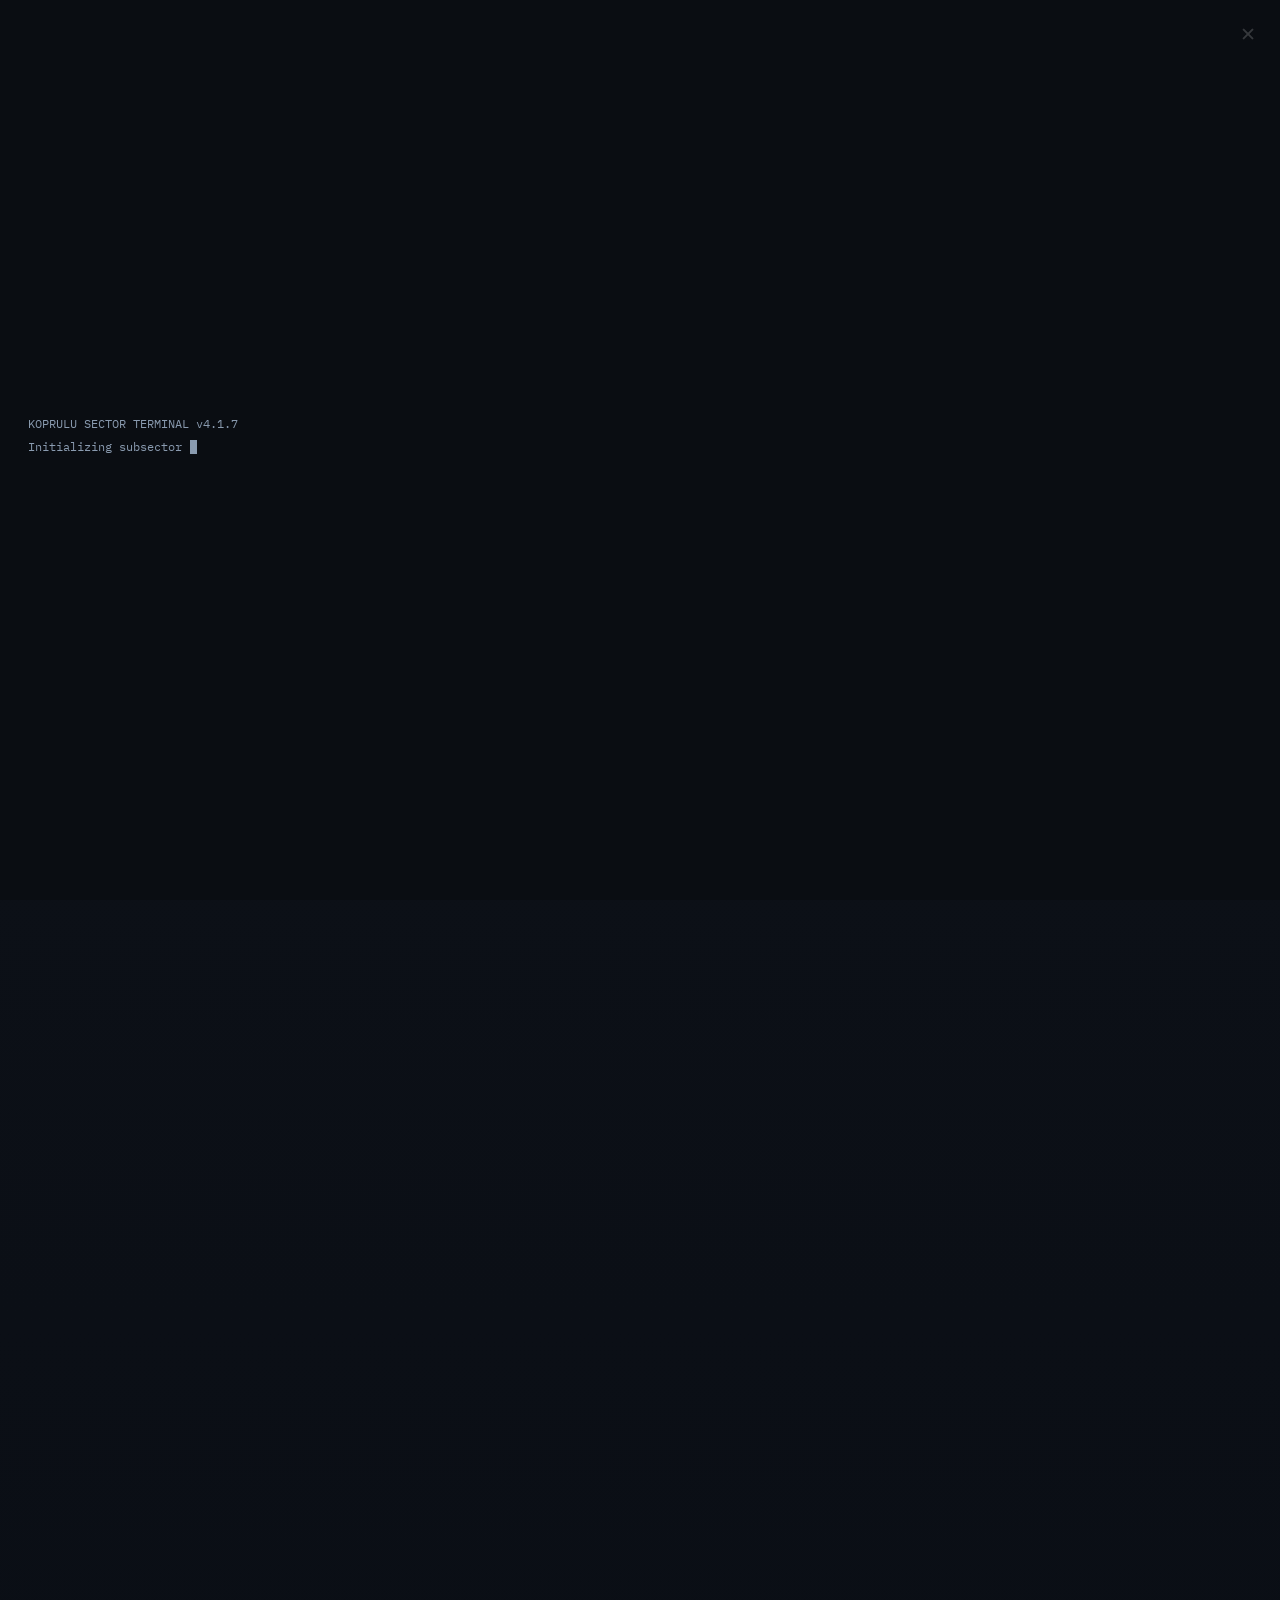
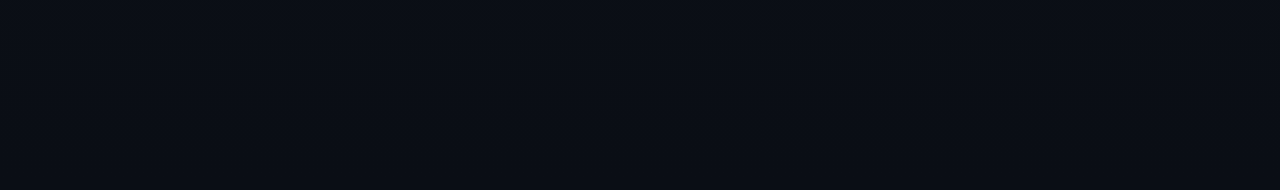
<file: Army Builder/index.html>
<!DOCTYPE html>
<html lang="en">
<head>
  <meta charset="UTF-8">
  <meta name="viewport" content="width=device-width, initial-scale=1.0, maximum-scale=1.0, user-scalable=no, viewport-fit=cover">
  <meta name="apple-mobile-web-app-capable" content="yes">
  <meta name="apple-mobile-web-app-status-bar-style" content="black-translucent">
  <meta name="theme-color" content="#0d1118">
  <title>StarCraft: TMG</title>
  <link rel="manifest" href="manifest.json">
  <link rel="apple-touch-icon" href="icon.svg">
  <link rel="preconnect" href="https://fonts.googleapis.com">
  <link rel="preconnect" href="https://fonts.gstatic.com" crossorigin>
  <link href="https://fonts.googleapis.com/css2?family=IBM+Plex+Mono:wght@400;500;600;700&family=IBM+Plex+Sans:wght@400;500;600;700;800&family=IBM+Plex+Sans+Condensed:wght@600;700;800&display=swap" rel="stylesheet">
  <style>
    * { box-sizing: border-box; margin: 0; padding: 0; }
    :root {
      --bg: #0d1118;
      --panel: #171d28;
      --panel-2: #1d2531;
      --panel-3: #263140;
      --text: #f2efe8;
      --muted: #a9b0bb;
      --border: #344256;
      --accent: #d6a33a;
      --accent-rgb: 214,163,58;
      --menu-rgb: 214,163,58;
      --zerg: #9333ea;
      --terran: #3b82f6;
      --protoss: #f0b94b;
      --setup: #d97706;
      --rules: #38bdf8;
      --success: #22c55e;
      --warning: #fbbf24;
      --radius: 16px;
      --radius-sm: 10px;
      --shadow: 0 14px 28px rgba(0,0,0,0.34);
      --mono: 'IBM Plex Mono', monospace;
      --sans: 'IBM Plex Sans', -apple-system, BlinkMacSystemFont, "Segoe UI", system-ui, sans-serif;
      --condensed: 'IBM Plex Sans Condensed', var(--sans);
    }
    html, body {
      background:
        radial-gradient(circle at top center, rgba(59,130,246,0.08), transparent 28%),
        radial-gradient(circle at 85% 12%, rgba(214,163,58,0.08), transparent 20%),
        linear-gradient(180deg, #111722 0%, var(--bg) 22%, #0a0e15 100%);
      color: var(--text);
      overflow-x: hidden;
      scrollbar-width: none;
    }
    body {
      font-family: var(--sans);
      min-height: 100vh;
      min-height: 100dvh;
      line-height: 1.45;
      -webkit-tap-highlight-color: transparent;
      padding-bottom: calc(72px + env(safe-area-inset-bottom));
    }
    body::-webkit-scrollbar { width: 0; height: 0; display: none; }
    a { color: inherit; text-decoration: none; }
    button { font: inherit; }

    /* ── BOOT SEQUENCE ── */
    .boot-overlay {
      position: fixed;
      inset: 0;
      z-index: 99999;
      background: #0a0d12;
      display: flex;
      flex-direction: column;
      justify-content: center;
      padding: 32px 28px;
      transition: opacity 0.9s ease;
    }
    .boot-overlay.fade-out {
      opacity: 0;
      pointer-events: none;
    }
    .boot-overlay.hidden { display: none; }
    .boot-line {
      font-family: var(--mono);
      font-size: 0.78rem;
      line-height: 1.8;
      color: #8a9bb0;
      opacity: 0;
      transform: translateY(4px);
      white-space: nowrap;
      overflow: hidden;
      max-width: 100%;
    }
    .boot-line.visible {
      opacity: 1;
      transform: translateY(0);
      transition: opacity 0.2s ease, transform 0.2s ease;
    }
    .boot-line.highlight {
      color: var(--accent);
      font-weight: 600;
    }
    .boot-line.ready {
      color: var(--success);
      font-weight: 700;
      margin-top: 8px;
    }
    .boot-line.ready.visible {
      animation: ready-flash 0.12s ease 3 alternate;
    }
    @keyframes ready-flash {
      0% { opacity: 1; }
      100% { opacity: 0.2; }
    }
    .boot-suffix {
      opacity: 0;
      transition: opacity 0.15s ease;
    }
    .boot-suffix.visible {
      opacity: 1;
    }
    .boot-caution {
      color: var(--zerg);
      font-weight: 700;
      opacity: 0;
      transition: opacity 0.15s ease;
    }
    .boot-caution.visible {
      opacity: 1;
      animation: caution-blink 0.5s ease 4;
    }
    @keyframes caution-blink {
      0%, 100% { opacity: 1; }
      50% { opacity: 0.15; }
    }
    .boot-typing-cursor {
      display: inline-block;
      width: 0.55em;
      height: 1.1em;
      background: #8a9bb0;
      margin-left: 1px;
      vertical-align: text-bottom;
      animation: cursor-blink 0.6s step-end infinite;
    }
    .boot-line.highlight .boot-typing-cursor {
      background: var(--accent);
    }
    .boot-cursor {
      display: inline-block;
      width: 0.55em;
      height: 1.1em;
      background: var(--success);
      margin-left: 3px;
      vertical-align: text-bottom;
      opacity: 0;
    }
    .boot-cursor.active {
      opacity: 1;
      animation: cursor-blink 1s step-end infinite;
    }
    @keyframes blink { 50% { opacity: 0; } }
    @keyframes cursor-blink {
      0%, 100% { opacity: 1; }
      50% { opacity: 0; }
    }

    /* ── SPLASH SCREEN ── */
    .splash-overlay {
      position: fixed;
      inset: 0;
      z-index: 100000;
      background: #080b10;
      display: flex;
      flex-direction: column;
      align-items: center;
      justify-content: center;
      transition: opacity 0.6s ease;
      overflow: hidden;
    }
    .splash-overlay.fade-out {
      opacity: 0;
      pointer-events: none;
    }
    .splash-overlay.hidden { display: none; }

    .splash-bg {
      position: absolute;
      inset: 0;
      overflow: hidden;
    }
    .splash-bg svg {
      position: absolute;
      top: 50%;
      left: 50%;
      transform: translate(-50%, -54%);
      width: min(78vw, 340px);
      height: auto;
      aspect-ratio: 1;
      opacity: 0;
      transition: opacity 1.2s ease 0.2s;
    }
    .splash-overlay.active .splash-bg svg { opacity: 0.14; }

    .splash-glow-top {
      position: absolute;
      top: 0; left: 0; right: 0;
      height: 140px;
      background: linear-gradient(180deg, rgba(59,130,246,0.07) 0%, transparent 100%);
    }
    .splash-glow-bottom {
      position: absolute;
      bottom: 0; left: 0; right: 0;
      height: 100px;
      background: linear-gradient(0deg, rgba(147,51,234,0.05) 0%, transparent 100%);
    }

    .splash-content {
      position: relative;
      z-index: 1;
      text-align: center;
      width: min(100%, 420px);
      padding-inline: 16px;
    }
    .splash-eyebrow {
      font-family: var(--mono);
      font-size: 0.58rem;
      letter-spacing: 0.2em;
      color: #4a5a6e;
      text-transform: uppercase;
      font-weight: 500;
      margin-bottom: 18px;
      opacity: 0;
      transform: translateY(8px);
      transition: opacity 0.5s ease 0.3s, transform 0.5s ease 0.3s;
    }
    .splash-overlay.active .splash-eyebrow {
      opacity: 1;
      transform: translateY(0);
    }
    .splash-logo {
      display: block;
      width: min(85vw, 380px);
      height: auto;
      margin: 0 auto 4px;
      opacity: 0;
      transform: scale(0.92);
      transition: opacity 0.7s ease 0.35s, transform 0.7s ease 0.35s;
      filter: drop-shadow(0 0 20px rgba(59,130,246,0.15)) drop-shadow(0 4px 30px rgba(0,0,0,0.5));
    }
    .splash-overlay.active .splash-logo {
      opacity: 1;
      transform: scale(1);
    }
    .splash-divider {
      width: 40px;
      height: 1px;
      background: linear-gradient(90deg, transparent, var(--accent), transparent);
      margin: 18px auto;
      opacity: 0;
      transition: opacity 0.5s ease 0.85s;
    }
    .splash-overlay.active .splash-divider { opacity: 1; }
    .splash-sub {
      font-family: var(--mono);
      font-size: 0.52rem;
      letter-spacing: 0.16em;
      color: #3a4758;
      text-transform: uppercase;
      font-weight: 500;
      opacity: 0;
      transform: translateY(6px);
      transition: opacity 0.5s ease 0.95s, transform 0.5s ease 0.95s;
    }
    .splash-overlay.active .splash-sub {
      opacity: 1;
      transform: translateY(0);
    }

    .splash-status {
      position: absolute;
      bottom: max(env(safe-area-inset-bottom, 0px), 20px);
      left: 0; right: 0;
      padding-bottom: 32px;
      padding-inline: 16px;
      text-align: center;
      z-index: 1;
      opacity: 0;
      transition: opacity 0.4s ease 1.1s;
    }
    .splash-overlay.active .splash-status { opacity: 1; }
    .splash-status-row {
      display: flex;
      align-items: center;
      justify-content: center;
      gap: 6px;
      margin-bottom: 10px;
    }
    .splash-status-dot {
      width: 5px;
      height: 5px;
      border-radius: 50%;
      background: var(--success);
      box-shadow: 0 0 6px rgba(34,197,94,0.4);
    }
    .splash-status-text {
      font-family: var(--mono);
      font-size: 0.52rem;
      letter-spacing: 0.1em;
      color: var(--success);
      text-transform: uppercase;
      font-weight: 600;
    }
    .splash-loader-track {
      width: min(120px, 48vw);
      height: 2px;
      background: #141922;
      border-radius: 1px;
      margin: 0 auto;
      overflow: hidden;
    }
    .splash-loader-bar {
      height: 100%;
      width: 0%;
      background: var(--accent);
      border-radius: 1px;
    }
    .splash-overlay.active .splash-loader-bar {
      animation: splash-load 2.4s cubic-bezier(0.25, 0.46, 0.45, 0.94) 0.8s forwards;
    }
    @keyframes splash-load {
      0% { width: 0%; }
      100% { width: 100%; }
    }

    /* ── SKIP BUTTON ── */
    .skip-btn {
      position: absolute;
      top: calc(env(safe-area-inset-top, 0px) + 16px);
      right: 16px;
      z-index: 10;
      background: none;
      border: none;
      color: rgba(255,255,255,0.18);
      font-family: var(--sans);
      font-size: 1.2rem;
      font-weight: 300;
      cursor: pointer;
      padding: 8px;
      line-height: 1;
      transition: color 0.2s ease;
    }
    .skip-btn:active {
      color: rgba(255,255,255,0.5);
    }
    .splash-skip-hint {
      position: absolute;
      top: calc(env(safe-area-inset-top, 0px) + 50px);
      right: 12px;
      z-index: 10;
      min-width: 72px;
      text-align: center;
      font-family: var(--mono);
      font-size: 0.46rem;
      letter-spacing: 0.08em;
      text-transform: uppercase;
      color: rgba(255,255,255,0.26);
      pointer-events: none;
    }

    @media (max-width: 420px) {
      .boot-overlay {
        padding: 28px 18px;
      }
      .boot-line {
        font-size: 0.68rem;
        line-height: 1.65;
      }
      .splash-logo {
        width: min(88vw, 320px);
      }
      .splash-divider {
        margin: 14px auto;
      }
      .splash-sub {
        font-size: 0.48rem;
        letter-spacing: 0.12em;
      }
      .splash-status {
        padding-bottom: 22px;
      }
    }

    @media (max-width: 360px) {
      .boot-line {
        white-space: normal;
      }
      .boot-line.ready {
        white-space: nowrap;
      }
      .splash-bg svg {
        width: min(84vw, 300px);
        transform: translate(-50%, -52%);
      }
      .splash-content {
        padding-inline: 12px;
      }
      .splash-logo {
        width: min(90vw, 280px);
      }
      .splash-sub,
      .splash-status-text,
      .splash-skip-hint {
        letter-spacing: 0.08em;
      }
    }

    /* ── SCANLINE OVERLAY ── */
    body::after {
      content: "";
      position: fixed;
      inset: 0;
      pointer-events: none;
      z-index: 9000;
      background: repeating-linear-gradient(
        0deg,
        transparent,
        transparent 2px,
        rgba(0,0,0,0.03) 2px,
        rgba(0,0,0,0.03) 4px
      );
      opacity: 0.4;
    }

    /* ── APP SHELL ── */
    .app {
      max-width: 480px;
      margin: 0 auto;
      padding: 0 12px 12px;
      opacity: 0;
      transform: translateY(12px);
      transition: opacity 0.8s ease, transform 0.8s ease;
    }
    .app.revealed {
      opacity: 1;
      transform: translateY(0);
    }

    .system-status {
      display: flex;
      align-items: center;
      justify-content: center;
      gap: 7px;
      margin-top: 14px;
      font-family: var(--mono);
      font-size: 0.64rem;
      color: var(--success);
      text-transform: uppercase;
      letter-spacing: 0.08em;
      font-weight: 600;
    }
    .status-dot {
      width: 6px;
      height: 6px;
      border-radius: 50%;
      background: var(--success);
      animation: pulse-dot 2.5s ease-in-out infinite;
    }
    @keyframes pulse-dot {
      0%, 100% { opacity: 1; box-shadow: 0 0 4px rgba(34,197,94,0.6); }
      50% { opacity: 0.4; box-shadow: 0 0 2px rgba(34,197,94,0.2); }
    }

    /* ── STICKY HEADER ── */
    .sticky-header {
        position: sticky;
        top: 0;
        z-index: 150;
        background:
          radial-gradient(circle at top center, rgba(56,189,248,0.16), transparent 58%),
          linear-gradient(180deg, rgba(22, 29, 40, 0.96), rgba(22, 29, 40, 0.84) 68%, rgba(22, 29, 40, 0.62));
        backdrop-filter: blur(10px);
        width: 100vw;
        margin-left: calc(50% - 50vw);
        margin-right: calc(50% - 50vw);
        margin-bottom: 14px;
        padding:
          calc(env(safe-area-inset-top, 0px) + 12px)
          max(16px, calc((100vw - 480px) / 2 + 12px))
          12px;
        border-bottom: 1px solid var(--border);
        box-shadow: 0 12px 22px rgba(4,8,15,0.22);
        overflow-x: clip;
      }
    @media (max-width: 767px) {
      .sticky-header {
        background:
          radial-gradient(circle at 50% 0%, rgba(56,189,248,0.28) 0%, rgba(56,189,248,0.12) 34%, transparent 72%),
          radial-gradient(circle at 50% 100%, rgba(15,23,42,0.22) 0%, transparent 58%),
          linear-gradient(180deg, rgba(22, 29, 40, 0.98), rgba(22, 29, 40, 0.88) 62%, rgba(22, 29, 40, 0.72));
      }
      .battle-size-row {
        flex-wrap: wrap;
      }
      .resource-stats {
        display: grid;
        grid-template-columns: repeat(2, minmax(0, 1fr));
        gap: 10px 16px;
        align-items: start;
        justify-content: stretch;
        padding: 10px 8px;
      }
      .resource-stat {
        justify-content: center;
        min-width: 0;
      }
      .resource-label {
        font-size: 0.68rem;
      }
      .resource-value {
        font-size: 1.35rem;
      }
      .resource-stat:last-child {
        grid-column: 1 / -1;
      }
    }
    .battle-size-row {
      display: flex;
      align-items: center;
      justify-content: center;
      gap: 10px;
    }
    .battle-size-label {
      font-size: 0.7rem;
      color: var(--muted);
      text-transform: uppercase;
      letter-spacing: 0.06em;
      font-weight: 600;
    }
    .battle-size-options {
      display: flex;
      background: linear-gradient(180deg, rgba(255,255,255,0.025), rgba(255,255,255,0.01)), var(--panel);
      border-radius: 8px;
      padding: 3px;
      gap: 2px;
      border: 1px solid var(--border);
    }
    .battle-size-option {
      padding: 6px 14px;
      border: none;
      border-radius: 6px;
      background: transparent;
      color: var(--muted);
      font-size: 0.8rem;
      font-weight: 600;
      cursor: pointer;
      transition: all 0.15s;
    }
    .battle-size-option.active {
      color: var(--text);
      background: var(--accent);
    }
    .battle-size-option:not(.active):hover {
      color: var(--text);
      background: var(--panel-2);
    }

    .resource-stats {
      display: flex;
      justify-content: center;
      align-items: center;
      gap: 24px;
      width: 100%;
      margin: 0 0 8px;
      padding: 10px 18px 10px;
      background: transparent;
      transition: all 0.25s ease;
    }
    .resource-stat {
      display: flex;
      align-items: center;
      gap: 8px;
      padding: 4px 6px;
      background: transparent;
      border: none;
      transition: all 0.25s ease;
    }
    .resource-label {
      color: var(--muted);
      font-size: 0.75rem;
      text-transform: uppercase;
      letter-spacing: 0.06em;
      font-weight: 600;
      transition: all 0.25s ease;
    }
    .resource-value {
      font-size: 1.6rem;
      font-weight: 700;
      transition: all 0.25s ease;
    }
    .resource-value.minerals { color: var(--warning); }
    .resource-value.gas { color: var(--setup); }
    .resource-value.board { color: var(--success); }

    .tab-content { display: none; }
    .tab-content.active { display: block; }
    /* ── SECTIONS ── */
    .section { margin-bottom: 16px; }
    .section-head {
      display: flex;
      justify-content: space-between;
      align-items: center;
      padding: 8px 4px;
      margin-bottom: 8px;
    }
    .section-title {
      font-family: var(--condensed);
      font-size: 0.76rem;
      text-transform: uppercase;
      letter-spacing: 0.06em;
      color: var(--muted);
      font-weight: 800;
    }
    .section-note {
      font-family: var(--mono);
      font-size: 0.62rem;
      color: rgba(169,176,187,0.6);
      letter-spacing: 0.03em;
    }

    /* ── HERO / BRIEFING ── */
    .hero-card,
    .launcher-card,
    .quick-card,
    .ref-card {
      background: var(--panel);
      border: 1px solid var(--border);
      border-radius: var(--radius);
      box-shadow: var(--shadow);
    }

    .hero-card {
      padding: 16px;
      margin-bottom: 16px;
      overflow: hidden;
      position: relative;
      background:
        radial-gradient(circle at top right, rgba(214,163,58,0.18), transparent 34%),
        radial-gradient(circle at 12% 18%, rgba(59,130,246,0.1), transparent 24%),
        var(--panel);
    }
    .hero-card::before {
      content: "";
      position: absolute;
      left: 0;
      top: 0;
      bottom: 0;
      width: 4px;
      background: var(--accent);
    }
    .hero-kicker {
      font-family: var(--mono);
      color: var(--accent);
      font-size: 0.66rem;
      text-transform: uppercase;
      letter-spacing: 0.1em;
      font-weight: 700;
      margin-bottom: 8px;
    }
    .hero-title {
      font-family: var(--condensed);
      font-size: 1.18rem;
      font-weight: 800;
      line-height: 1.22;
      margin-bottom: 10px;
      padding-right: 10px;
      text-transform: uppercase;
      letter-spacing: 0.02em;
    }
    .hero-desc {
      color: #d3d9e2;
      font-size: 0.86rem;
      line-height: 1.65;
      margin-bottom: 14px;
      max-width: 34ch;
      margin-left: auto;
      margin-right: auto;
    }
    .hero-note {
      font-family: var(--mono);
      color: var(--muted);
      font-size: 0.7rem;
      letter-spacing: 0.04em;
      font-weight: 500;
      margin-bottom: 12px;
      padding-left: 10px;
      border-left: 2px solid var(--border);
    }
    .hero-actions {
      display: grid;
      grid-template-columns: 1fr 1fr;
      gap: 10px;
    }
    .hero-btn {
      display: flex;
      align-items: center;
      justify-content: center;
      gap: 8px;
      min-height: 44px;
      border-radius: 12px;
      padding: 10px 12px;
      border: 1px solid var(--border);
      background: var(--panel-2);
      font-family: var(--condensed);
      font-weight: 700;
      font-size: 0.85rem;
      text-transform: uppercase;
      letter-spacing: 0.04em;
    }
    .hero-btn.primary {
      background: rgba(234,179,8,0.18);
      border-color: rgba(234,179,8,0.35);
    }

    /* ── CARDS ── */
    .stack { display: grid; gap: 12px; }

    .launcher-card {
      display: block;
      position: relative;
      overflow: hidden;
      padding: 16px;
      min-height: 110px;
    }
    .launcher-card::before {
      content: "";
      position: absolute;
      left: 0;
      top: 0;
      bottom: 0;
      width: 4px;
      background: var(--card-color);
    }
    .launcher-card:active { transform: translateY(1px); }
    .card-top {
      display: grid;
      grid-template-columns: 52px minmax(0,1fr) 22px;
      gap: 12px;
      align-items: center;
      margin-bottom: 8px;
    }
    .card-icon {
      width: 52px;
      height: 52px;
      border-radius: 14px;
      display: grid;
      place-items: center;
      background: linear-gradient(135deg, var(--panel-2), var(--panel-3));
      border: 1px solid var(--border);
      font-size: 1.5rem;
    }
    .card-name {
      font-family: var(--condensed);
      font-size: 1.04rem;
      font-weight: 800;
      margin-bottom: 2px;
      text-transform: uppercase;
      letter-spacing: 0.03em;
    }
    .card-tagline {
      font-family: var(--mono);
      font-size: 0.68rem;
      text-transform: uppercase;
      letter-spacing: 0.06em;
      color: var(--card-color);
      font-weight: 600;
    }
    .card-arrow {
      color: var(--muted);
      font-size: 1.35rem;
      text-align: right;
    }
    .card-desc {
      color: var(--muted);
      font-size: 0.82rem;
      line-height: 1.48;
      padding-left: 64px;
    }
    .card-meta {
      display: flex;
      flex-wrap: wrap;
      gap: 6px;
      padding-left: 64px;
      margin-top: 10px;
    }
    .mini-pill {
      font-family: var(--mono);
      font-size: 0.6rem;
      font-weight: 600;
      text-transform: uppercase;
      letter-spacing: 0.04em;
      padding: 4px 8px;
      border-radius: 999px;
      background: var(--panel-2);
      border: 1px solid var(--border);
      color: var(--muted);
    }

    /* ── QUICK / REF GRID ── */
    .quick-grid,
    .ref-grid {
      display: grid;
      grid-template-columns: 1fr 1fr;
      gap: 10px;
    }
    .quick-card,
    .ref-card {
      padding: 12px;
    }
    .quick-label,
    .ref-label {
      font-family: var(--mono);
      font-size: 0.6rem;
      text-transform: uppercase;
      letter-spacing: 0.06em;
      color: var(--muted);
      font-weight: 600;
      margin-bottom: 4px;
    }
    .quick-value,
    .ref-value {
      font-family: var(--condensed);
      font-size: 0.94rem;
      font-weight: 800;
      line-height: 1.2;
    }
    .quick-sub,
    .ref-sub {
      margin-top: 4px;
      color: var(--muted);
      font-size: 0.74rem;
    }

    /* ── BRIEFING CARDS ── */
    .briefing-grid {
      display: grid;
      gap: 10px;
    }
    .briefing-card {
      padding: 14px 15px;
      border-radius: var(--radius);
      border: 1px solid var(--border);
      background:
        radial-gradient(circle at top left, rgba(59,130,246,0.08), transparent 28%),
        linear-gradient(180deg, rgba(214,163,58,0.06), transparent 80%),
        var(--panel);
      box-shadow: var(--shadow);
    }
    .briefing-label {
      font-family: var(--mono);
      font-size: 0.62rem;
      text-transform: uppercase;
      letter-spacing: 0.1em;
      color: var(--accent);
      font-weight: 700;
      margin-bottom: 7px;
    }
    .briefing-text {
      color: #d6dbe3;
      font-size: 0.84rem;
      line-height: 1.62;
    }

    /* ── INTEL DOSSIER ── */
    .intel-card {
      padding: 14px 15px;
      background:
        linear-gradient(180deg, rgba(214,163,58,0.09), rgba(214,163,58,0.02)),
        radial-gradient(circle at top left, rgba(59,130,246,0.07), transparent 36%),
        var(--panel);
      border: 1px solid var(--border);
      border-radius: var(--radius);
      box-shadow: var(--shadow);
    }
    .intel-kicker {
      font-family: var(--mono);
      font-size: 0.62rem;
      text-transform: uppercase;
      letter-spacing: 0.1em;
      color: var(--accent);
      font-weight: 700;
      margin-bottom: 8px;
    }
    .intel-title {
      font-family: var(--condensed);
      font-size: 1rem;
      font-weight: 800;
      line-height: 1.25;
      margin-bottom: 8px;
      text-transform: uppercase;
      letter-spacing: 0.02em;
    }
    .intel-copy {
      color: var(--muted);
      font-size: 0.83rem;
      line-height: 1.55;
    }

    /* ── PROCESS STEPS ── */
    .process-list {
      display: grid;
      gap: 10px;
    }
    .process-step {
      display: grid;
      grid-template-columns: 32px minmax(0, 1fr);
      gap: 12px;
      align-items: start;
      padding: 12px;
      background: var(--panel);
      border: 1px solid var(--border);
      border-radius: 14px;
      box-shadow: var(--shadow);
    }
    .process-num {
      width: 32px;
      height: 32px;
      border-radius: 999px;
      display: grid;
      place-items: center;
      font-family: var(--condensed);
      font-size: 0.8rem;
      font-weight: 800;
      color: #111;
      background: var(--accent);
    }
    .process-step-title {
      font-family: var(--condensed);
      font-size: 0.88rem;
      font-weight: 800;
      margin-bottom: 4px;
    }
    .process-step-copy {
      font-size: 0.78rem;
      line-height: 1.5;
      color: var(--muted);
    }

    /* ── LINK LIST ── */
    .link-list {
      display: grid;
      gap: 10px;
    }
    .mini-link {
      background: var(--panel);
      border: 1px solid var(--border);
      border-radius: 12px;
      padding: 12px 14px;
      display: flex;
      justify-content: space-between;
      align-items: center;
      color: var(--text);
      font-weight: 700;
      font-size: 0.88rem;
    }
    .mini-link span:last-child { color: var(--muted); }

    .footer {
      text-align: center;
      color: rgba(169,176,187,0.5);
      font-family: var(--mono);
      font-size: 0.66rem;
      padding: 18px 8px 4px;
      line-height: 1.7;
      letter-spacing: 0.03em;
    }

    /* ── TAB BAR ── */
    .tab-bar {
      position: fixed;
      left: 0;
      right: 0;
      bottom: 0;
      height: calc(58px + env(safe-area-inset-bottom));
      padding-bottom: env(safe-area-inset-bottom);
      background: var(--panel);
      border-top: 1px solid var(--border);
      display: flex;
      z-index: 220;
      opacity: 0;
      transition: opacity 0.6s ease 0.3s;
    }
    .tab-bar.revealed { opacity: 1; }
    .tab-btn {
      flex: 1;
      border: none;
      background: transparent;
      color: var(--muted);
      display: flex;
      flex-direction: column;
      align-items: center;
      justify-content: center;
      gap: 2px;
      font-family: var(--condensed);
      font-size: 0.62rem;
      font-weight: 700;
      text-transform: uppercase;
      letter-spacing: 0.03em;
      cursor: pointer;
    }
    .tab-btn .icon { font-size: 1.08rem; }
    .tab-btn.active {
      color: var(--accent);
      background: rgba(234,179,8,0.08);
    }
    .app-menu-overlay {
      position: fixed;
      inset: 0;
      z-index: 9998;
      background: rgba(0,0,0,.55);
      backdrop-filter: blur(3px);
      opacity: 0;
      pointer-events: none;
      transition: opacity .18s ease;
    }
    .app-menu-overlay.open {
      opacity: 1;
      pointer-events: auto;
    }
    .app-menu-panel {
      position: fixed;
      top: 0;
      left: 0;
      bottom: 0;
      width: min(82vw, 320px);
      background: linear-gradient(180deg, rgba(var(--menu-rgb),.18) 0%, rgba(30,25,16,.96) 18%, #12161f 100%);
      border-right: 1px solid rgba(255,255,255,.08);
      box-shadow: 18px 0 38px rgba(0,0,0,.4);
      z-index: 9999;
      transform: translateX(-105%);
      opacity: 0;
      transition: transform .24s ease, opacity .2s ease;
      padding: calc(env(safe-area-inset-top,0px) + 24px) 14px calc(env(safe-area-inset-bottom,0px) + 18px);
      display: flex;
      flex-direction: column;
    }
    .app-menu-panel.open,
    .app-menu-overlay.open .app-menu-panel {
      transform: translateX(0);
      opacity: 1;
    }
    .app-menu-head {
      display: flex;
      align-items: flex-start;
      justify-content: space-between;
      gap: 12px;
      padding: 8px 4px 14px;
      border-bottom: 1px solid rgba(255,255,255,.08);
      margin-bottom: 12px;
      opacity: 0;
      transform: translateY(8px);
      transition: opacity .18s ease .03s, transform .22s ease .03s;
    }
    .app-menu-head-copy {
      min-width: 0;
    }
    .app-menu-eyebrow {
      color: rgba(var(--menu-rgb),.78);
      font-size: .68rem;
      text-transform: uppercase;
      letter-spacing: .08em;
      font-weight: 800;
      margin-bottom: 4px;
    }
    .app-menu-title {
      color: #f2f0e8;
      font-size: 1.05rem;
      font-weight: 800;
    }
    .app-menu-close {
      width: 32px;
      height: 32px;
      flex: 0 0 32px;
      border-radius: 999px;
      border: 1px solid rgba(255,255,255,.12);
      background: rgba(255,255,255,.04);
      color: #f2f0e8;
      font-size: 1.2rem;
      line-height: 1;
      cursor: pointer;
      transition: background .18s ease, border-color .18s ease, transform .18s ease;
    }
    .app-menu-close:hover {
      background: rgba(255,255,255,.08);
      border-color: rgba(255,255,255,.2);
      transform: translateY(-1px);
    }
    .app-menu-list {
      display: flex;
      flex-direction: column;
      gap: 8px;
      opacity: 0;
      transform: translateY(10px);
      transition: opacity .18s ease .06s, transform .22s ease .06s;
    }
    .app-menu-section-label {
      padding: 10px 12px 2px;
      color: var(--muted);
      font-size: .8rem;
      font-weight: 600;
    }
    .app-menu-link {
      display: flex;
      align-items: center;
      gap: 10px;
      padding: 12px;
      border-radius: 12px;
      color: #f2f0e8;
      text-decoration: none;
      font-weight: 700;
      border: 1px solid transparent;
      background: rgba(255,255,255,.02);
      transition: transform .18s ease, background .18s ease, border-color .18s ease, color .18s ease;
    }
    .app-menu-link:hover {
      background: rgba(255,255,255,.05);
      border-color: rgba(255,255,255,.06);
      transform: translateX(4px);
    }
    .app-menu-icon {
      width: 18px;
      text-align: center;
      opacity: .9;
    }
    .app-menu-link.current {
      color: #fff;
      background: rgba(var(--accent-rgb),.14);
      box-shadow: inset 0 0 0 1px rgba(var(--accent-rgb),.68);
    }
    body.app-menu-open {
      overflow: hidden;
    }
    body.app-menu-open .app-menu-head,
    body.app-menu-open .app-menu-list {
      opacity: 1;
      transform: translateY(0);
    }

    @media (max-width: 360px) {
      .header { padding: 22px 16px 10px; }
      .hero-title { font-size: 1.06rem; }
      .hero-desc {
        font-size: 0.8rem;
        line-height: 1.55;
        max-width: 30ch;
      }
      .hero-note {
        font-size: 0.66rem;
        line-height: 1.5;
      }
      .hero-actions,
      .quick-grid,
      .ref-grid { grid-template-columns: 1fr; }
      .card-top { grid-template-columns: 48px minmax(0,1fr) 18px; gap: 10px; }
      .card-desc, .card-meta { padding-left: 58px; }
    }
  </style>
</head>
<body>

  <!-- ── SPLASH SCREEN ── -->
  <div class="splash-overlay hidden" id="splashOverlay">
    <button class="skip-btn" id="skipSplash" aria-label="Skip intro">✕</button>
    <div class="splash-skip-hint">Press X to skip</div>
    <div class="splash-bg">
      <div class="splash-glow-top"></div>
      <div class="splash-glow-bottom"></div>
      <svg viewBox="0 0 340 340" xmlns="http://www.w3.org/2000/svg">
        <line x1="170" y1="170" x2="170" y2="10" stroke="#3b82f6" stroke-width="1.2" opacity="0.7"/>
        <line x1="170" y1="170" x2="30" y2="250" stroke="#9333ea" stroke-width="1.2" opacity="0.7"/>
        <line x1="170" y1="170" x2="310" y2="250" stroke="#d6a33a" stroke-width="1.2" opacity="0.7"/>
        <circle cx="170" cy="10" r="2.5" fill="#3b82f6" opacity="0.8"/>
        <circle cx="30" cy="250" r="2.5" fill="#9333ea" opacity="0.8"/>
        <circle cx="310" cy="250" r="2.5" fill="#d6a33a" opacity="0.8"/>
        <circle cx="170" cy="170" r="40" fill="none" stroke="#d6a33a" stroke-width="0.4" opacity="0.35"/>
        <circle cx="170" cy="170" r="80" fill="none" stroke="#3b82f6" stroke-width="0.3" opacity="0.18"/>
        <circle cx="170" cy="170" r="130" fill="none" stroke="#9333ea" stroke-width="0.25" opacity="0.12"/>
        <circle cx="170" cy="170" r="2.5" fill="#d6a33a" opacity="0.6"/>
      </svg>
    </div>
    <div class="splash-content">
      <img src="SCTMG2.png" alt="StarCraft: The Miniatures Game" class="splash-logo">
      <div class="splash-divider"></div>
      <div class="splash-sub">Tactical Operations Interface</div>
    </div>
    <div class="splash-status">
      <div class="splash-status-row">
        <div class="splash-status-dot"></div>
        <div class="splash-status-text">Establishing uplink</div>
      </div>
      <div class="splash-loader-track">
        <div class="splash-loader-bar"></div>
      </div>
    </div>
  </div>

  <!-- ── BOOT SEQUENCE ── -->
  <div class="boot-overlay" id="bootOverlay">
    <button class="skip-btn" id="skipBoot" aria-label="Skip intro">✕</button>
    <div class="boot-line" data-text="KOPRULU SECTOR TERMINAL v4.1.7"><span class="boot-text"></span></div>
    <div class="boot-line" data-text="Initializing subsector relay..."><span class="boot-text"></span></div>
    <div class="boot-line" data-text="Signal acquisition — Terran Dominion " data-suffix="✓" data-suffix-delay="1400"><span class="boot-text"></span><span class="boot-suffix"></span></div>
    <div class="boot-line" data-text="Signal acquisition — Daelaam Protectorate " data-suffix="✓" data-suffix-delay="1400"><span class="boot-text"></span><span class="boot-suffix"></span></div>
    <div class="boot-line" data-text="Signal acquisition — Zerg Swarm " data-caution="[CAUTION]" data-caution-delay="500" data-suffix="✓" data-suffix-delay="1600"><span class="boot-text"></span><span class="boot-caution"></span><span class="boot-suffix"></span></div>
    <div class="boot-line highlight" data-text="Threat matrix loaded — three-faction active conflict"><span class="boot-text"></span></div>
    <div class="boot-line" data-text="Force requisition databases ... " data-suffix="online" data-suffix-delay="900"><span class="boot-text"></span><span class="boot-suffix"></span></div>
    <div class="boot-line" data-text="Operations directives ........ " data-suffix="online" data-suffix-delay="800"><span class="boot-text"></span><span class="boot-suffix"></span></div>
    <div class="boot-line" data-text="Field protocol archives ...... " data-suffix="online" data-suffix-delay="700"><span class="boot-text"></span><span class="boot-suffix"></span></div>
    <div class="boot-line ready" data-text="> TERMINAL READY "><span class="boot-text"></span><span class="ready-dots" id="readyDots"></span><span class="boot-cursor"></span></div>
  </div>

  <!-- ── APP ── -->
    <div class="app">
    <div class="sticky-header" id="stickyHeader">
      <div class="battle-size-row">
        <div class="battle-size-label">Theater Scale</div>
        <div class="battle-size-options" role="tablist" aria-label="Battle size selector">
          <button class="battle-size-option active" data-size="standard">Standard</button>
          <button class="battle-size-option" data-size="skirmish">Skirmish</button>
        </div>
      </div>
      <div class="resource-stats">
        <div class="resource-stat">
          <div class="resource-label">Minerals</div>
          <div class="resource-value minerals" id="mineralsValue">2000</div>
        </div>
        <div class="resource-stat">
          <div class="resource-label">Gas</div>
          <div class="resource-value gas" id="gasValue">200</div>
        </div>
        <div class="resource-stat">
          <div class="resource-label">Map</div>
          <div class="resource-value board" id="boardValue">54×36</div>
        </div>
      </div>
    </div>

    <main>
      <!-- ════════ HOME TAB ════════ -->
      <section class="tab-content active" id="tab-home">
        <div class="hero-card">
          <div class="hero-kicker">// Incoming Transmission</div>
          <div class="hero-title">Sector Command requires force deployment. Standing by for orders.</div>
          <div class="hero-desc">Three factions are already moving. Command needs a force assembled, a battlefield locked, and an operational packet ready before the next engagement window opens.</div>
          <div class="hero-note">Choose your force. Set the theater. Carry one clean packet into the field.</div>
          <div class="hero-actions">
            <a class="hero-btn primary" href="missions.html">Operations</a>
            <a class="hero-btn" href="rules.html">Field Protocols</a>
          </div>
        </div>

        <div class="section">
          <div class="section-head">
            <div class="section-title">Operational Intelligence</div>
            <div class="section-note">sitrep</div>
          </div>
          <div class="briefing-grid">
            <div class="briefing-card">
              <div class="briefing-label">// Force Requisition</div>
              <div class="briefing-text">Select a command structure by faction. Allocate mineral and gas reserves to units, upgrades, and tactical assets. The force you assemble here is what arrives at the theater — nothing more.</div>
            </div>
            <div class="briefing-card">
              <div class="briefing-label">// Consolidated Packet</div>
              <div class="briefing-text">Roster, mission parameters, deployment maps, and tactical cards are bundled into a single field packet. One document travels to the table. No hunting across files under fire.</div>
            </div>
          </div>
        </div>

        <div class="section">
          <div class="section-head">
            <div class="section-title">Standing Orders</div>
            <div class="section-note">engagement protocol</div>
          </div>
          <div class="process-list">
            <div class="process-step">
              <div class="process-num">1</div>
              <div>
                <div class="process-step-title">Requisition your strike force</div>
                <div class="process-step-copy">Access force databases by faction. Set theater scale, assign units, select tactical cards, and commit upgrade packages within resource limits.</div>
              </div>
            </div>
            <div class="process-step">
              <div class="process-num">2</div>
              <div>
                <div class="process-step-title">Lock the operational theater</div>
                <div class="process-step-copy">Select mission parameters, deployment configuration, and battlefield conditions. These define the engagement before the first unit enters the field.</div>
              </div>
            </div>
            <div class="process-step">
              <div class="process-num">3</div>
              <div>
                <div class="process-step-title">Deploy with one consolidated field packet</div>
                <div class="process-step-copy">Export the full briefing — units, tactical cards, mission details, deployment maps — into a single document. Print it for the table or carry it on a mobile terminal.</div>
              </div>
            </div>
          </div>
        </div>

        <div class="section">
          <div class="section-head">
            <div class="section-title">Terminal Capabilities</div>
            <div class="section-note">system overview</div>
          </div>
          <div class="quick-grid">
            <div class="quick-card">
              <div class="quick-label">Force Command</div>
              <div class="quick-value">Full-spectrum army construction</div>
              <div class="quick-sub">Build, audit, and export rosters by faction with live resource tracking and synergy analysis.</div>
            </div>
            <div class="quick-card">
              <div class="quick-label">Field Ops</div>
              <div class="quick-value">Clean decisions under pressure</div>
              <div class="quick-sub">Mission selection, deployment maps, and rules protocol available on a single screen at the table.</div>
            </div>
          </div>
        </div>

        <div class="section">
          <div class="section-head">
            <div class="section-title">Sector Assessment</div>
            <div class="section-note">classified</div>
          </div>
          <div class="intel-card">
            <div class="intel-kicker">// Threat Matrix</div>
            <div class="intel-title">No faction holds permanent advantage. The theater shifts with every deployment.</div>
            <div class="intel-copy">Terran strike forces rely on fire lanes, high ground, and coordinated support. Protoss war hosts commit elite assets with surgical precision — fewer bodies, every loss felt. Zerg broods trade individual strength for speed, mass, and the relentless pressure of mutation. The force you build defines which war you fight.</div>
          </div>
        </div>
      </section>

      <!-- ════════ FACTIONS TAB ════════ -->
      <section class="tab-content" id="tab-factions">
        <div class="section">
          <div class="section-head">
            <div class="section-title">Force Databases</div>
            <div class="section-note">select command</div>
          </div>
          <div class="stack">
            <a href="zerg.html" class="launcher-card" style="--card-color: var(--zerg)">
              <div class="card-top">
                <div class="card-icon">🦂</div>
                <div>
                  <div class="card-name">Zerg</div>
                  <div class="card-tagline">Swarm Command</div>
                </div>
                <div class="card-arrow">›</div>
              </div>
              <div class="card-desc">Expendable biomass, rapid mutation cycles, and creep-fueled forward momentum. The swarm trades precision for pressure.</div>
              <div class="card-meta">
                <div class="mini-pill">Aggression</div>
                <div class="mini-pill">Mutation</div>
                <div class="mini-pill">Creep</div>
              </div>
            </a>

            <a href="terran.html" class="launcher-card" style="--card-color: var(--terran)">
              <div class="card-top">
                <div class="card-icon">🎖️</div>
                <div>
                  <div class="card-name">Terran</div>
                  <div class="card-tagline">Dominion Command</div>
                </div>
                <div class="card-arrow">›</div>
              </div>
              <div class="card-desc">Disciplined infantry, mechanized support, and overlapping fire lanes. Combined arms doctrine built for holding ground.</div>
              <div class="card-meta">
                <div class="mini-pill">Combined Arms</div>
                <div class="mini-pill">Ranged</div>
                <div class="mini-pill">High Ground</div>
              </div>
            </a>

            <a href="protoss.html" class="launcher-card" style="--card-color: var(--protoss)">
              <div class="card-top">
                <div class="card-icon">⚡</div>
                <div>
                  <div class="card-name">Protoss</div>
                  <div class="card-tagline">Daelaam Command</div>
                </div>
                <div class="card-arrow">›</div>
              </div>
              <div class="card-desc">Elite warriors, regenerating shields, and psionic warfare. Every unit is an investment — every loss costs the war host.</div>
              <div class="card-meta">
                <div class="mini-pill">Elite</div>
                <div class="mini-pill">Shielding</div>
                <div class="mini-pill">Psionic</div>
              </div>
            </a>
          </div>
        </div>
      </section>

      <!-- ════════ SETUP TAB ════════ -->
      <section class="tab-content" id="tab-setup">
        <div class="section">
          <div class="section-head">
            <div class="section-title">Theater Operations</div>
            <div class="section-note">pre-deployment</div>
          </div>
          <div class="stack">
            <a href="missions.html" class="launcher-card" style="--card-color: var(--setup)">
              <div class="card-top">
                <div class="card-icon">🗺️</div>
                <div>
                  <div class="card-name">Operations Directives</div>
                  <div class="card-tagline">Missions & Deployment</div>
                </div>
                <div class="card-arrow">›</div>
              </div>
              <div class="card-desc">Select mission parameters, deployment configuration, and battlefield conditions before committing forces.</div>
              <div class="card-meta">
                <div class="mini-pill">Objectives</div>
                <div class="mini-pill">Deployment</div>
                <div class="mini-pill">Maps</div>
              </div>
            </a>
            <a href="rules.html" class="launcher-card" style="--card-color: var(--rules)">
              <div class="card-top">
                <div class="card-icon">📘</div>
                <div>
                  <div class="card-name">Field Protocols</div>
                  <div class="card-tagline">Rules & Keywords</div>
                </div>
                <div class="card-arrow">›</div>
              </div>
              <div class="card-desc">Core engagement rules, phase sequences, and keyword definitions accessible at the point of contact.</div>
              <div class="card-meta">
                <div class="mini-pill">Phases</div>
                <div class="mini-pill">Keywords</div>
                <div class="mini-pill">Quick Check</div>
              </div>
            </a>
          </div>
        </div>

        <div class="section">
          <div class="section-head">
            <div class="section-title">Deployment Sequence</div>
          </div>
          <div class="link-list">
            <a href="zerg.html" class="mini-link"><span>1. Requisition strike force</span><span>›</span></a>
            <a href="missions.html" class="mini-link"><span>2. Lock mission and deployment</span><span>›</span></a>
            <a href="rules.html" class="mini-link"><span>3. Reference protocols during engagement</span><span>›</span></a>
          </div>
        </div>
      </section>

      <div class="footer">
        Koprulu Sector Terminal // StarCraft: The Miniatures Game<br>
        Unauthorized access will be met with orbital bombardment
      </div>
    </main>
  </div>

  <div class="app-menu-overlay" id="appMenuOverlay">
    <aside class="app-menu-panel" id="appMenuPanel" aria-hidden="true">
    </aside>
  </div>

  <!-- ── TAB BAR ── -->
  <nav class="tab-bar" aria-label="Bottom navigation">
    <button class="tab-btn" type="button" id="bottomMenuBtn"><span class="icon">☰</span><span>Menu</span></button>
    <button class="tab-btn active" data-tab="home"><span class="icon">⌂</span><span>Command</span></button>
    <button class="tab-btn" data-tab="factions"><span class="icon">⚔</span><span>Forces</span></button>
    <button class="tab-btn" data-tab="setup"><span class="icon">🗺</span><span>Theater</span></button>
  </nav>

  <script src="./runtime/payloads/reference-page-shell.js"></script>
  <script>
    /* ── BOOT → SPLASH → APP ── */
    (function() {
      const splash = document.getElementById('splashOverlay');
      const boot = document.getElementById('bootOverlay');
      const appEl = document.querySelector('.app');
      const tabBar = document.querySelector('.tab-bar');
      const key = 'sctmg_intro_seen';

      function revealApp() {
        appEl.classList.add('revealed');
        tabBar.classList.add('revealed');
      }

      if (sessionStorage.getItem(key)) {
        splash.classList.add('hidden');
        boot.classList.add('hidden');
        revealApp();
        return;
      }

      function skipAll() {
        sessionStorage.setItem(key, '1');
        boot.classList.add('fade-out');
        splash.classList.add('fade-out');
        revealApp();
        setTimeout(() => {
          boot.classList.add('hidden');
          splash.classList.add('hidden');
        }, 600);
      }

      document.getElementById('skipBoot').addEventListener('click', skipAll);
      document.getElementById('skipSplash').addEventListener('click', skipAll);

      /* Phase 1: Boot sequence runs immediately */
      runBoot();

      function runBoot() {
        const lines = Array.from(boot.querySelectorAll('.boot-line'));
        const charSpeed = 28;
        const linePause = 350;
        let lineIndex = 0;

        function typeLine() {
          if (lineIndex >= lines.length) return;
          const line = lines[lineIndex];
          const textEl = line.querySelector('.boot-text');
          const fullText = line.dataset.text || '';
          const suffix = line.dataset.suffix;
          const suffixDelay = parseInt(line.dataset.suffixDelay, 10) || 400;
          const caution = line.dataset.caution;
          const cautionDelay = parseInt(line.dataset.cautionDelay, 10) || 400;
          const isReady = line.classList.contains('ready');

          line.classList.add('visible');

          let typingCursor = null;
          if (!isReady) {
            typingCursor = document.createElement('span');
            typingCursor.className = 'boot-typing-cursor';
            line.appendChild(typingCursor);
          }

          let charIndex = 0;
          const typeInterval = setInterval(() => {
            if (charIndex >= fullText.length) {
              clearInterval(typeInterval);
              afterTyping();
              return;
            }
            textEl.textContent += fullText[charIndex];
            charIndex++;
          }, charSpeed);

          function afterTyping() {
            if (caution) {
              setTimeout(() => {
                const cautionEl = line.querySelector('.boot-caution');
                if (cautionEl) {
                  cautionEl.textContent = caution + ' ';
                  cautionEl.classList.add('visible');
                }
                if (suffix) {
                  setTimeout(() => {
                    if (typingCursor) typingCursor.remove();
                    const suffixEl = line.querySelector('.boot-suffix');
                    if (suffixEl) {
                      suffixEl.textContent = suffix;
                      suffixEl.classList.add('visible');
                    }
                    setTimeout(() => { lineIndex++; typeLine(); }, linePause);
                  }, suffixDelay);
                } else {
                  if (typingCursor) typingCursor.remove();
                  setTimeout(() => { lineIndex++; typeLine(); }, linePause);
                }
              }, cautionDelay);
            } else if (suffix) {
              setTimeout(() => {
                if (typingCursor) typingCursor.remove();
                const suffixEl = line.querySelector('.boot-suffix');
                if (suffixEl) {
                  suffixEl.textContent = suffix;
                  suffixEl.classList.add('visible');
                }
                setTimeout(() => { lineIndex++; typeLine(); }, linePause);
              }, suffixDelay);
            } else if (isReady) {
              const dotsContainer = document.getElementById('readyDots');
              const readyCursor = line.querySelector('.boot-cursor');
              readyCursor.classList.add('active');
              const dotCount = 12;
              const dotInterval = 200;
              let dotIndex = 0;
              const dotTimer = setInterval(() => {
                if (dotIndex >= dotCount) {
                  clearInterval(dotTimer);
                  /* Phase 2: Fade boot out, show splash */
                  setTimeout(() => {
                    boot.classList.add('fade-out');
                    setTimeout(() => {
                      boot.classList.add('hidden');
                      showSplash();
                    }, 950);
                  }, 1300);
                  return;
                }
                dotsContainer.textContent += '.';
                dotIndex++;
              }, dotInterval);
            } else {
              if (typingCursor) typingCursor.remove();
              setTimeout(() => { lineIndex++; typeLine(); }, linePause);
            }
          }
        }

        typeLine();
      }

      /* Phase 2: Splash screen as the payoff */
      function showSplash() {
        splash.classList.remove('hidden');
        requestAnimationFrame(() => {
          splash.classList.add('active');
        });
        setTimeout(() => {
          splash.classList.add('fade-out');
          revealApp();
          sessionStorage.setItem(key, '1');
          setTimeout(() => splash.classList.add('hidden'), 700);
        }, 3600);
      }
    })();

    /* ── APP LOGIC ── */
    const SIZE_DATA = {
      standard: { minerals: '2000', gas: '200', board: '54×36' },
      skirmish: { minerals: '1000', gas: '100', board: '36×36' }
    };

      const sizeButtons = Array.from(document.querySelectorAll('.battle-size-option'));
      const tabButtons = Array.from(document.querySelectorAll('.tab-btn[data-tab]'));
      const tabs = Array.from(document.querySelectorAll('.tab-content'));
      const stickyHeader = document.getElementById('stickyHeader');

    function setSize(size) {
      const data = SIZE_DATA[size];
      document.getElementById('mineralsValue').textContent = data.minerals;
      document.getElementById('gasValue').textContent = data.gas;
      document.getElementById('boardValue').textContent = data.board;
      sizeButtons.forEach(btn => btn.classList.toggle('active', btn.dataset.size === size));
      localStorage.setItem('sctmg_home_battle_size', size);
    }

      function setTab(tabName, options = {}) {
        const { initial = false } = options;
        const validTabs = ['home', 'factions', 'setup'];
        if (!validTabs.includes(tabName)) tabName = 'home';
        document.body.classList.toggle('command-tab-active', tabName === 'home');
        tabButtons.forEach(btn => btn.classList.toggle('active', btn.dataset.tab === tabName));
        tabs.forEach(tab => tab.classList.toggle('active', tab.id === `tab-${tabName}`));
        localStorage.setItem('sctmg_home_tab', tabName);
        if (initial) return;
        const targetTop = stickyHeader ? stickyHeader.offsetTop : 0;
        window.scrollTo({ top: targetTop, behavior: 'auto' });
      }

      sizeButtons.forEach(btn => btn.addEventListener('click', () => setSize(btn.dataset.size)));
      tabButtons.forEach(btn => btn.addEventListener('click', () => setTab(btn.dataset.tab)));
      setSize(localStorage.getItem('sctmg_home_battle_size') || 'standard');
      setTab(localStorage.getItem('sctmg_home_tab') || 'home', { initial: true });

  </script>
</body>
</html>
</file>
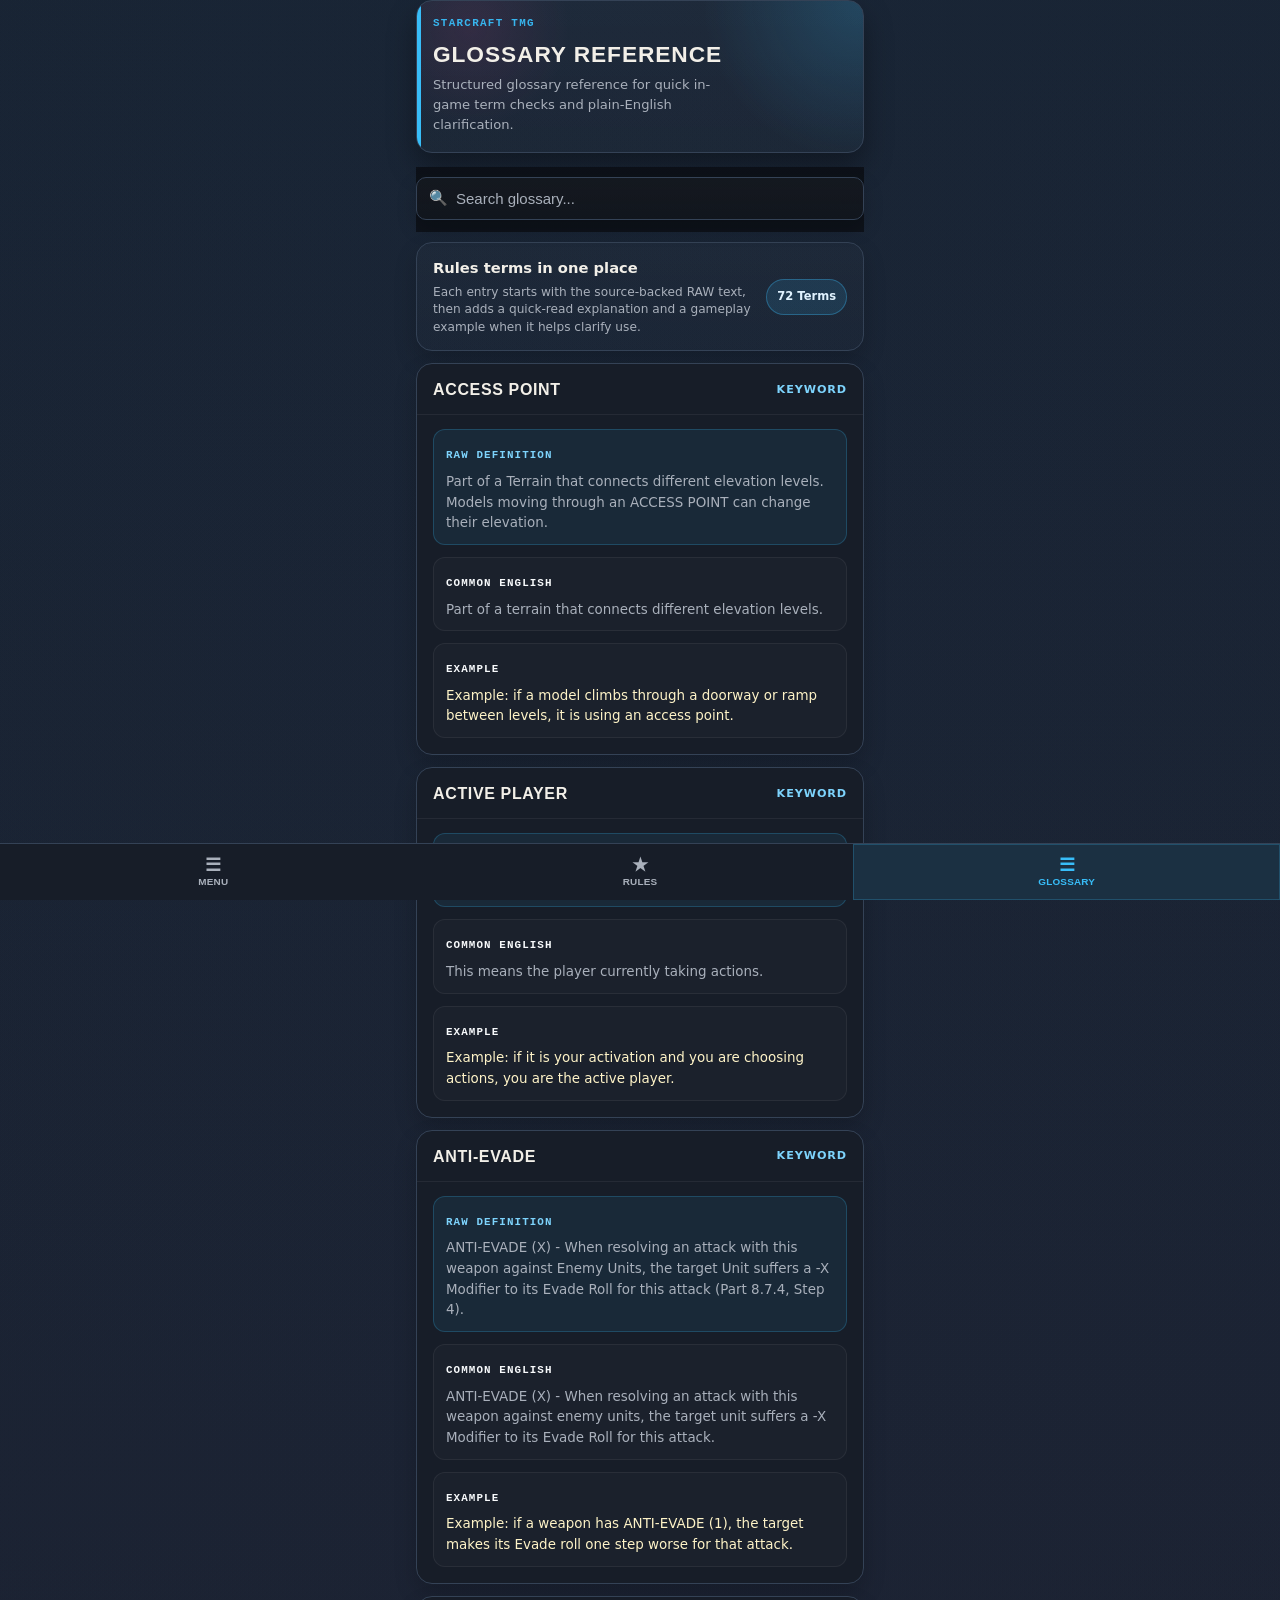
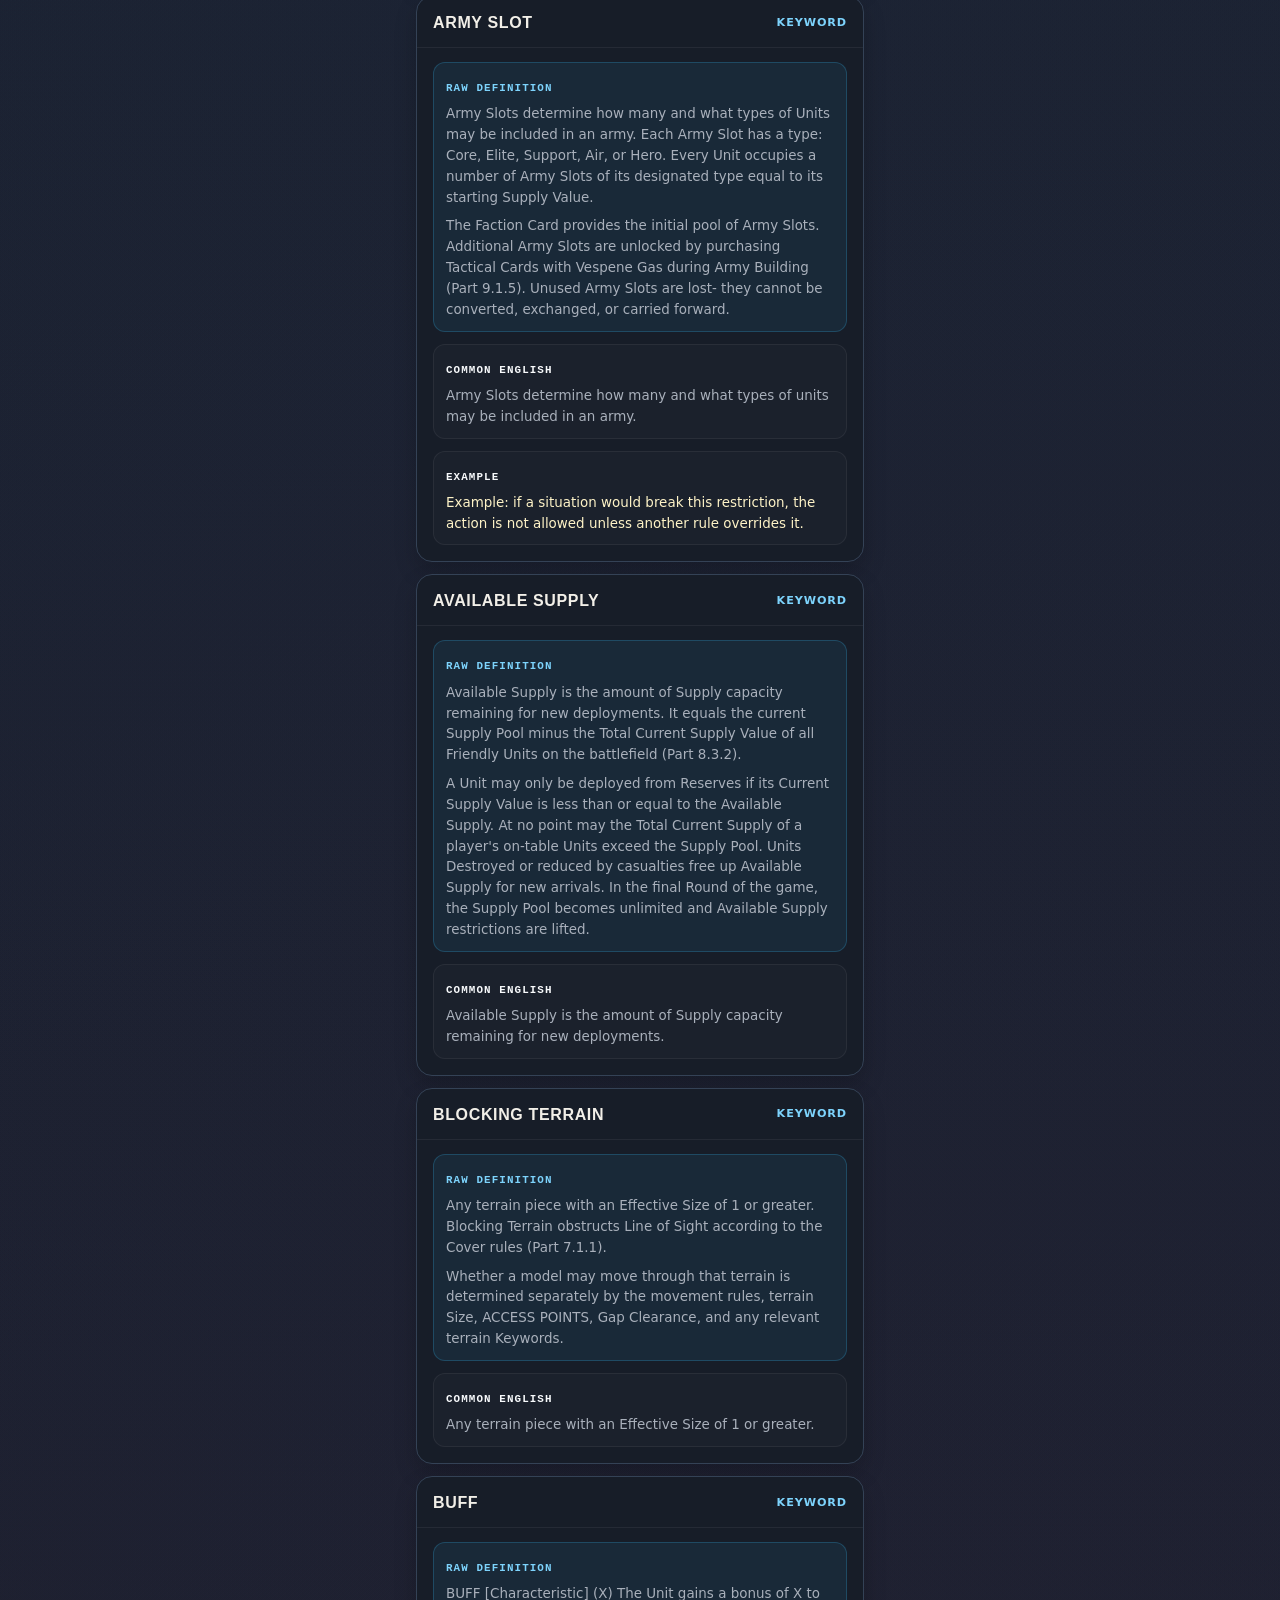
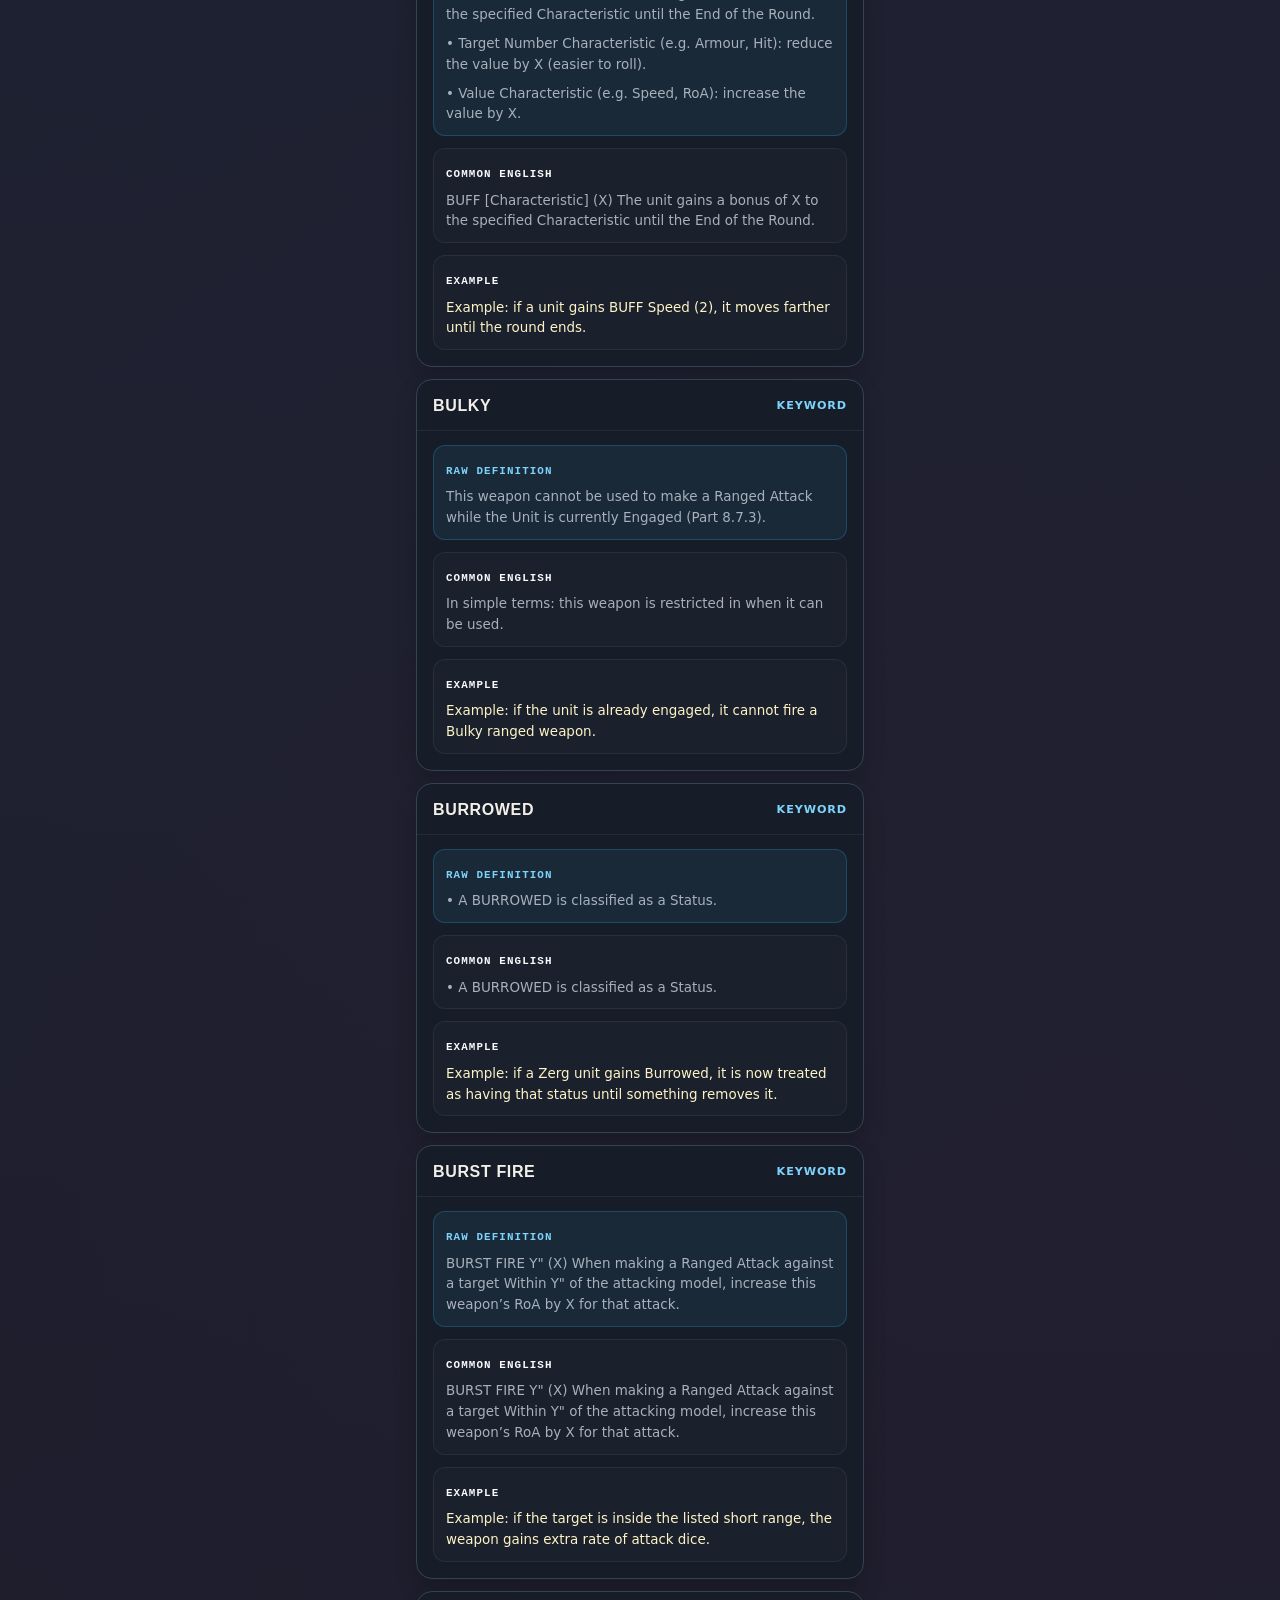
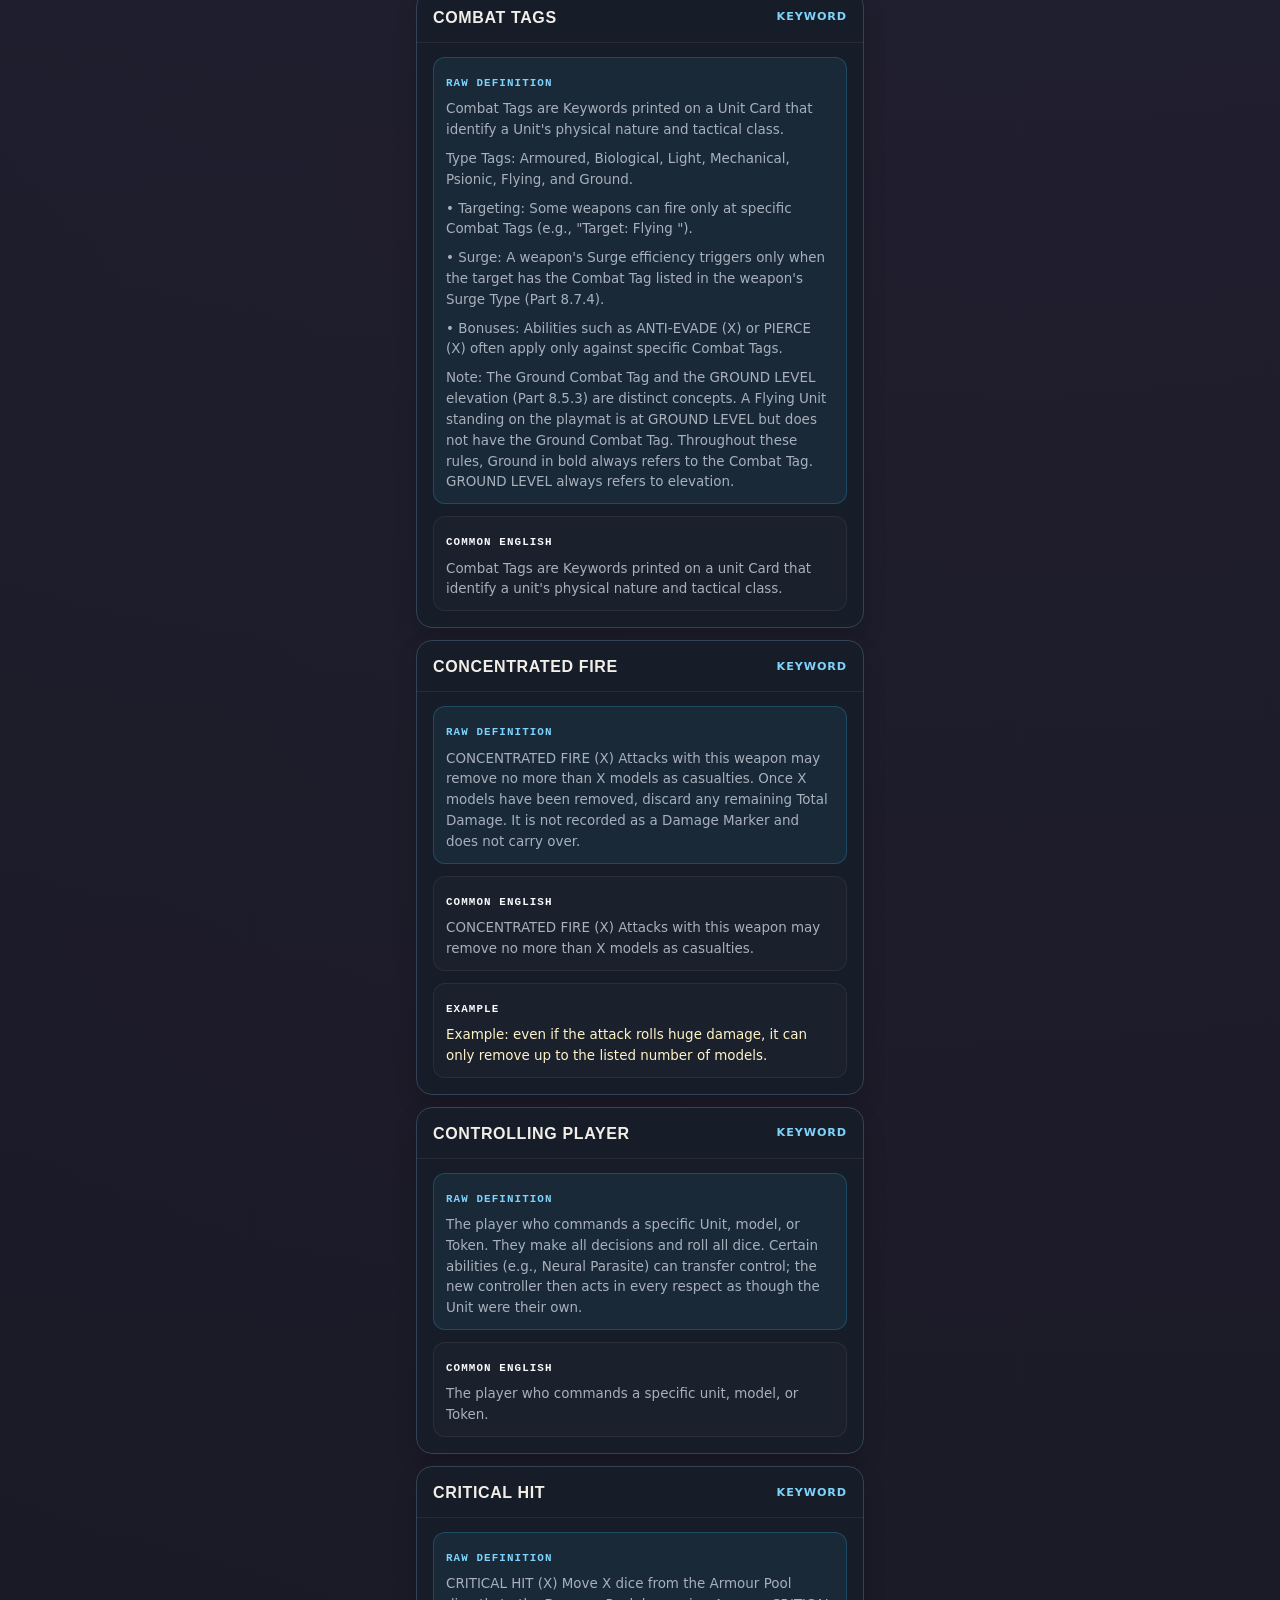
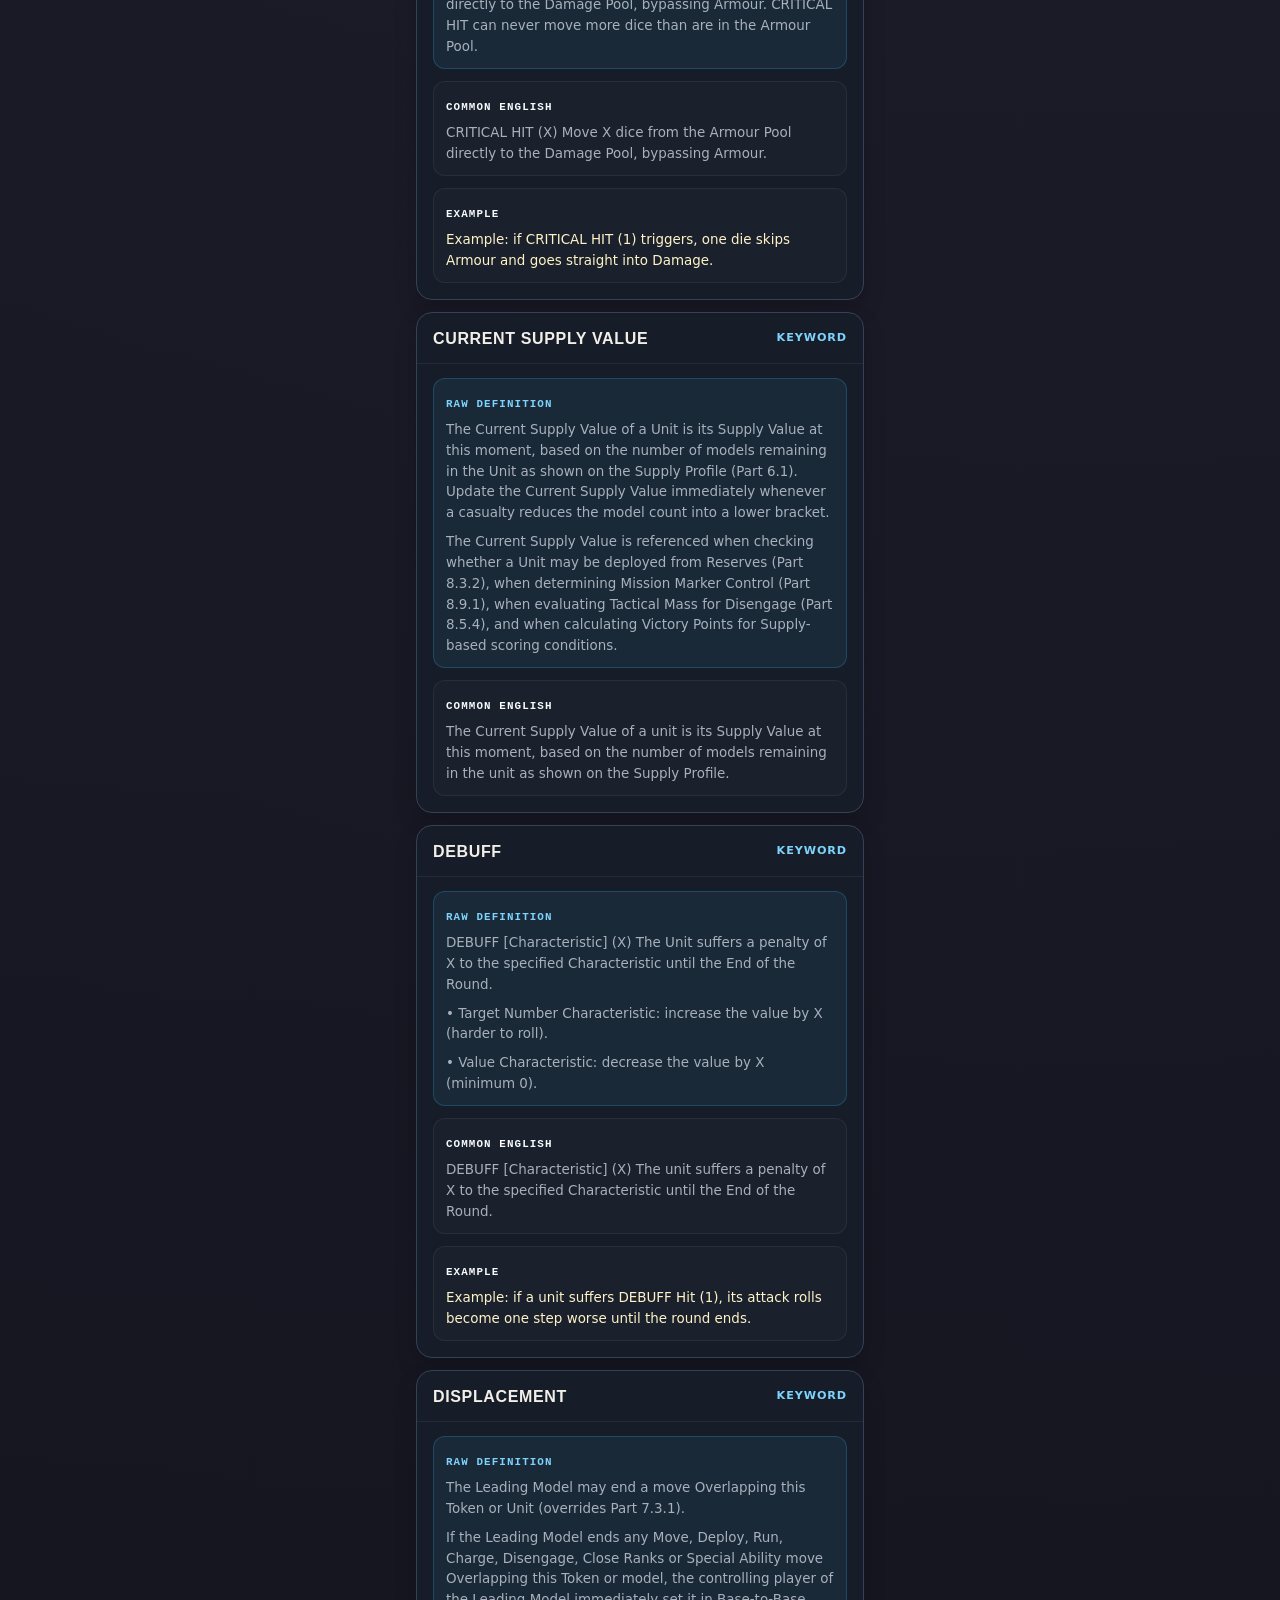
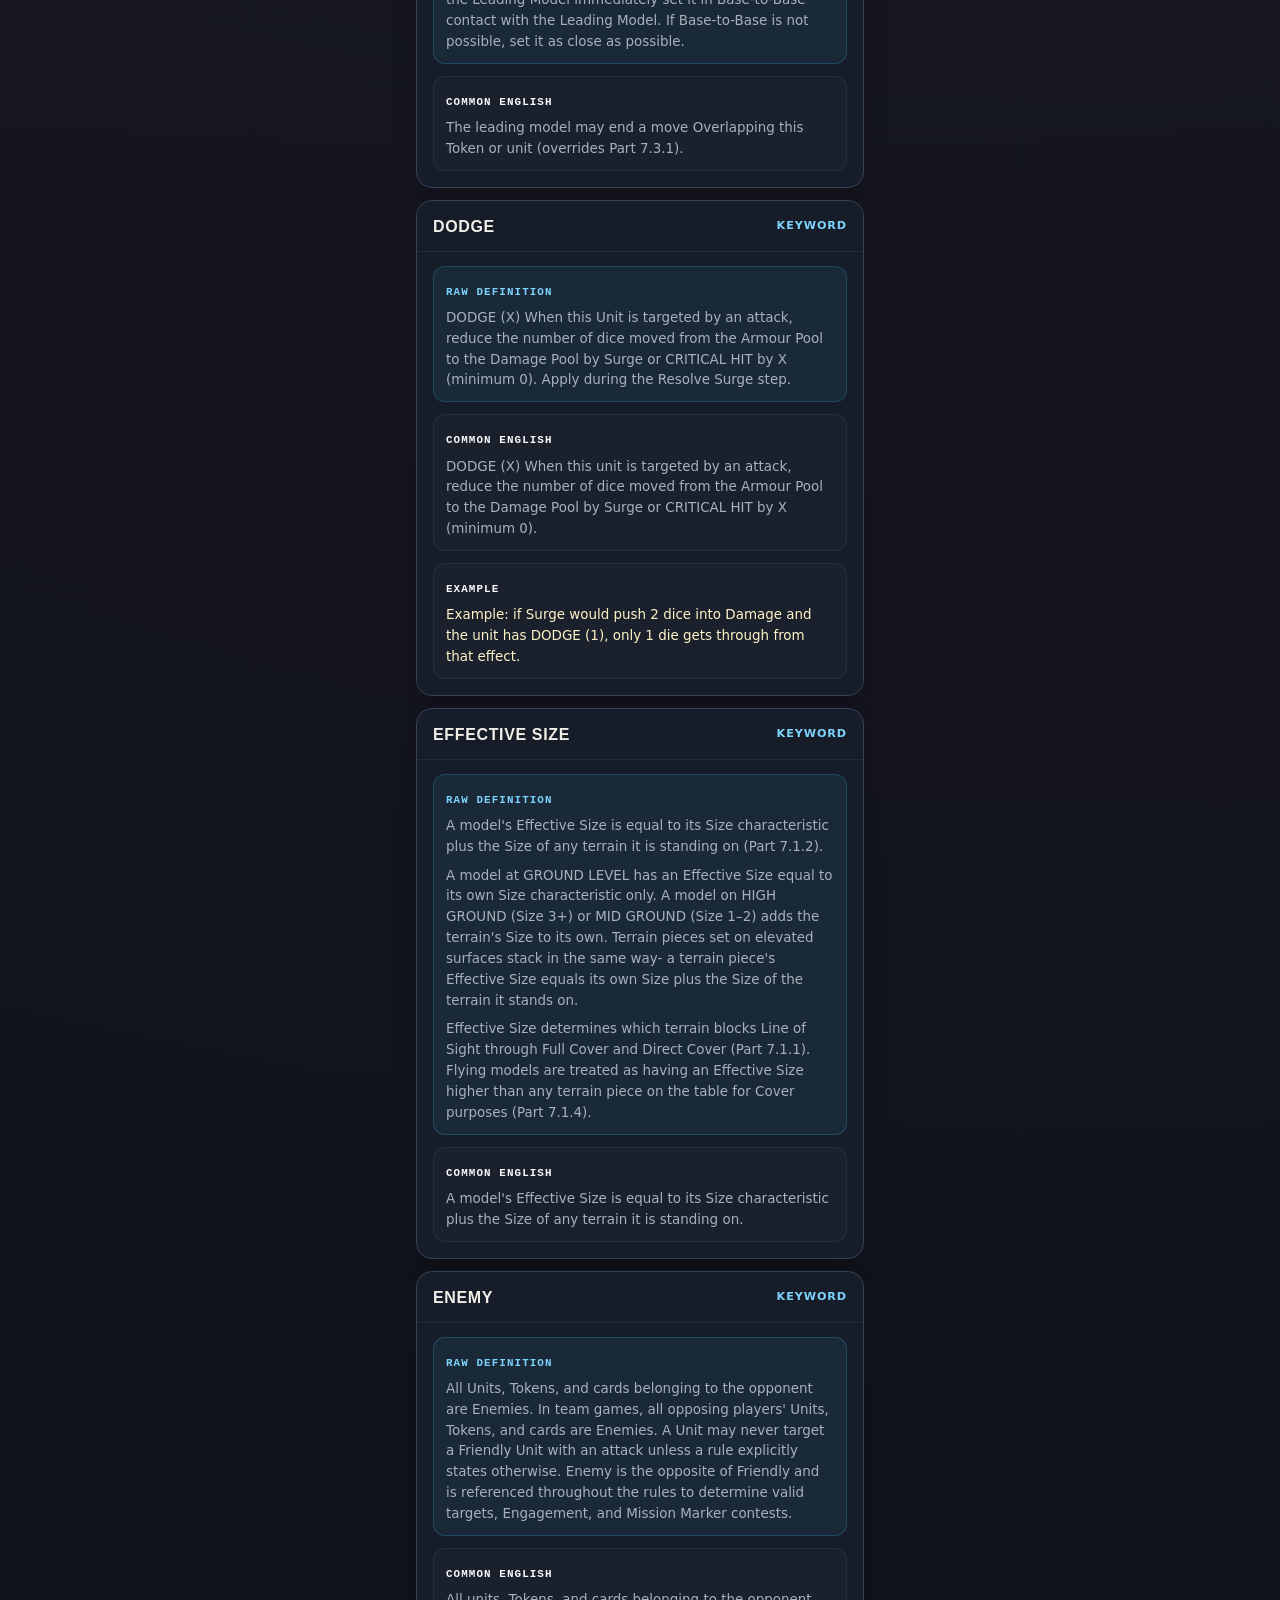
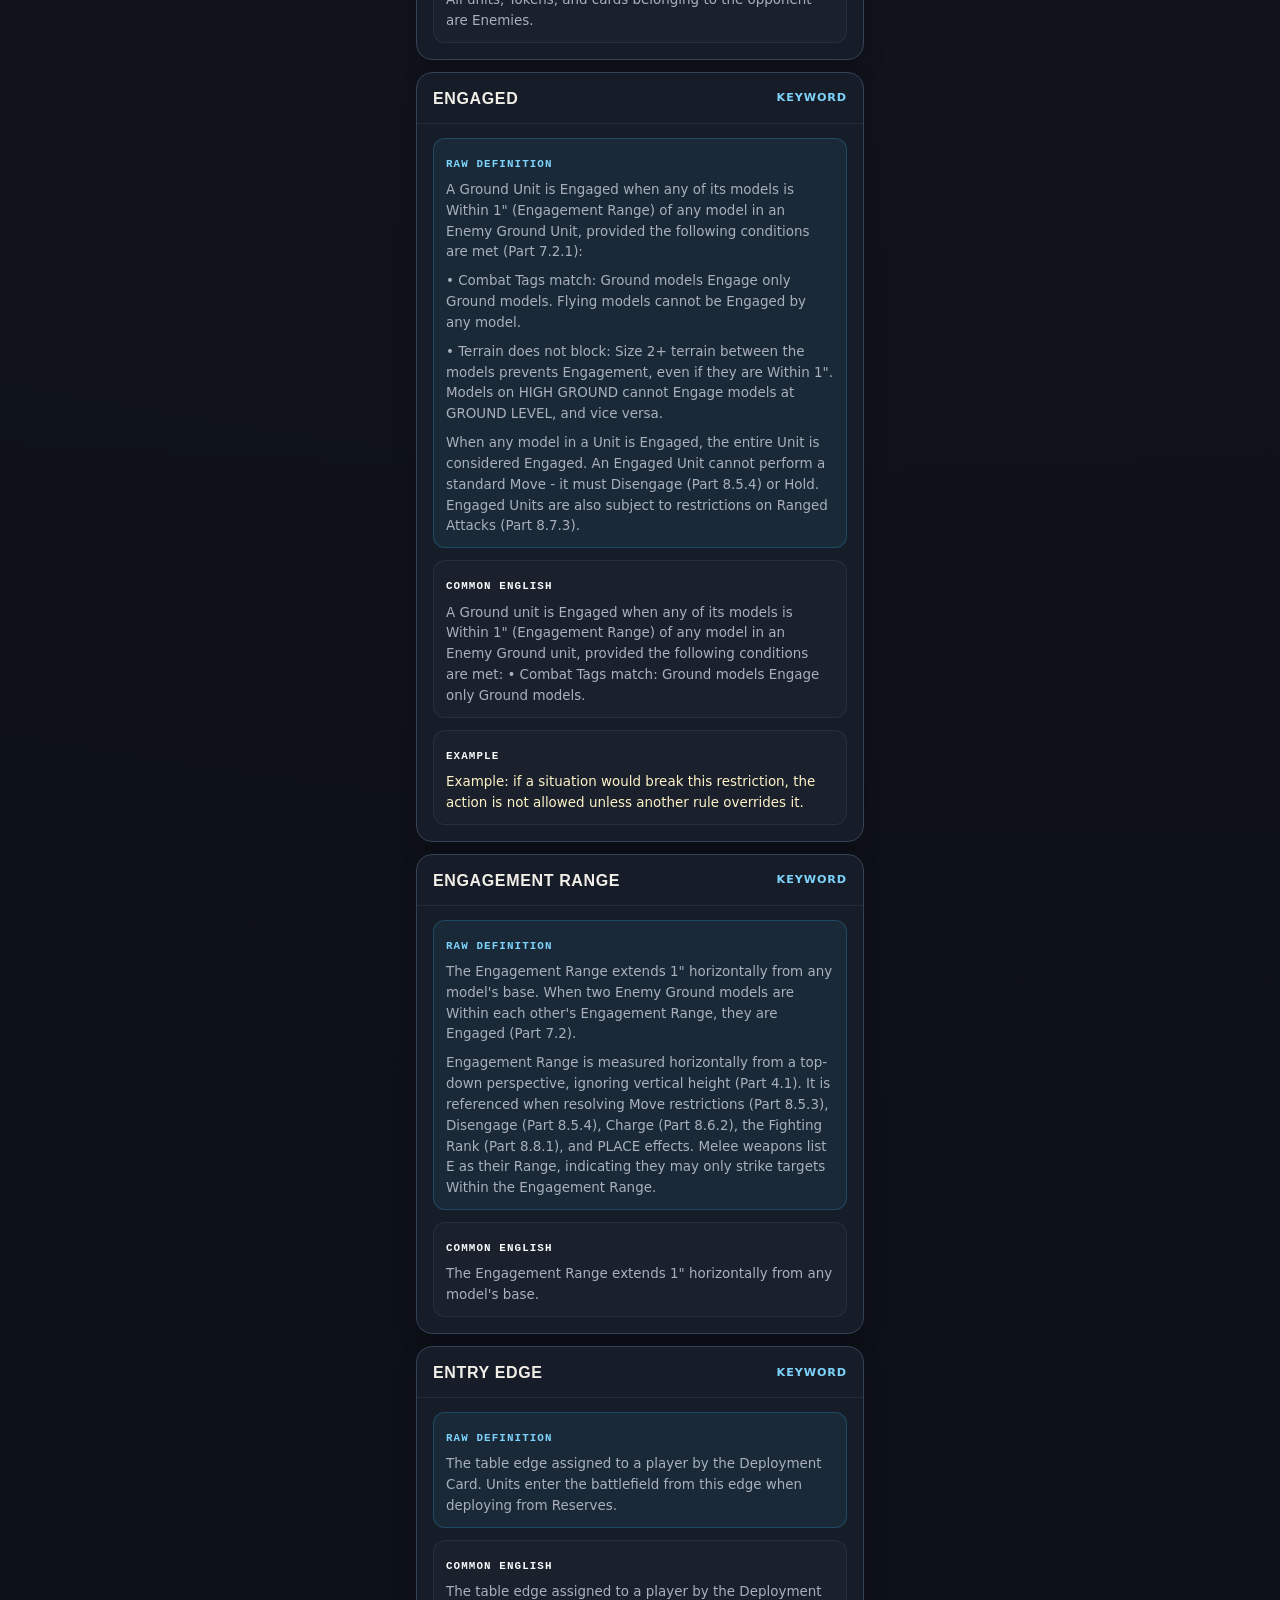
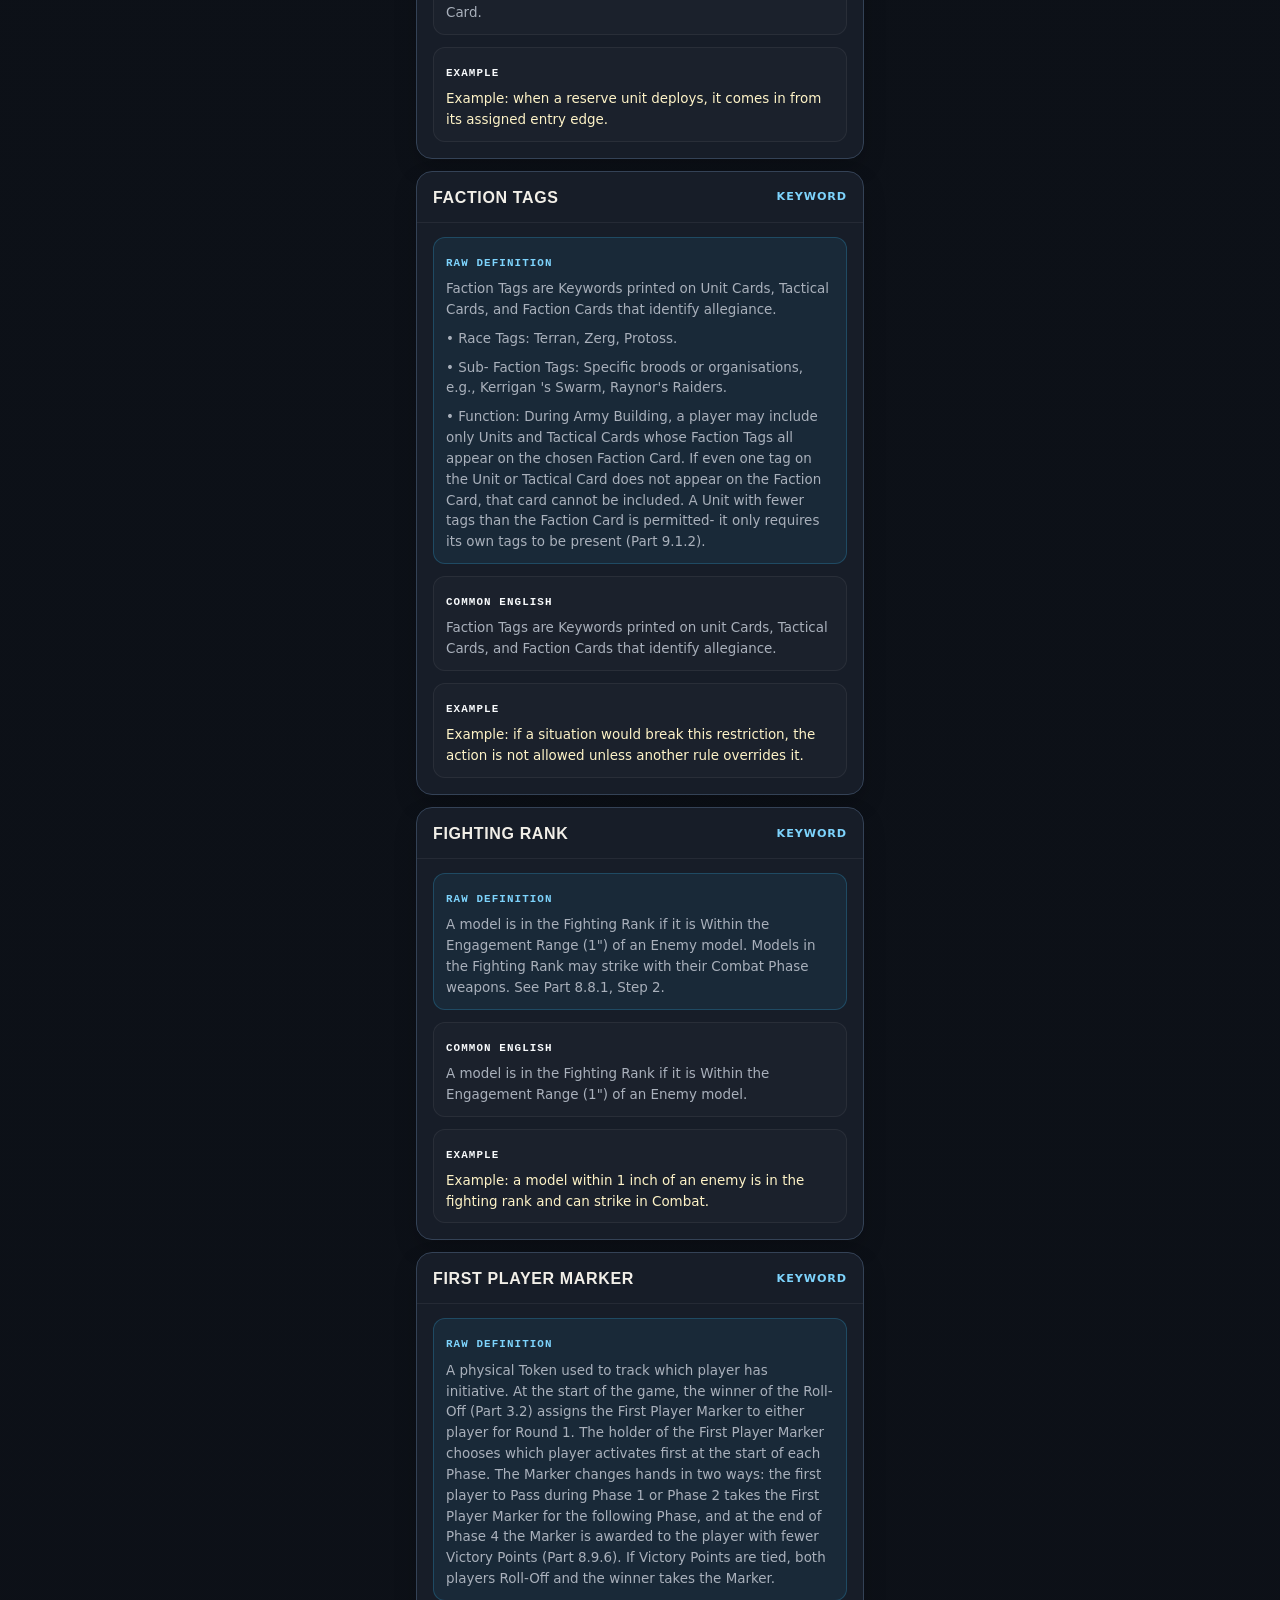
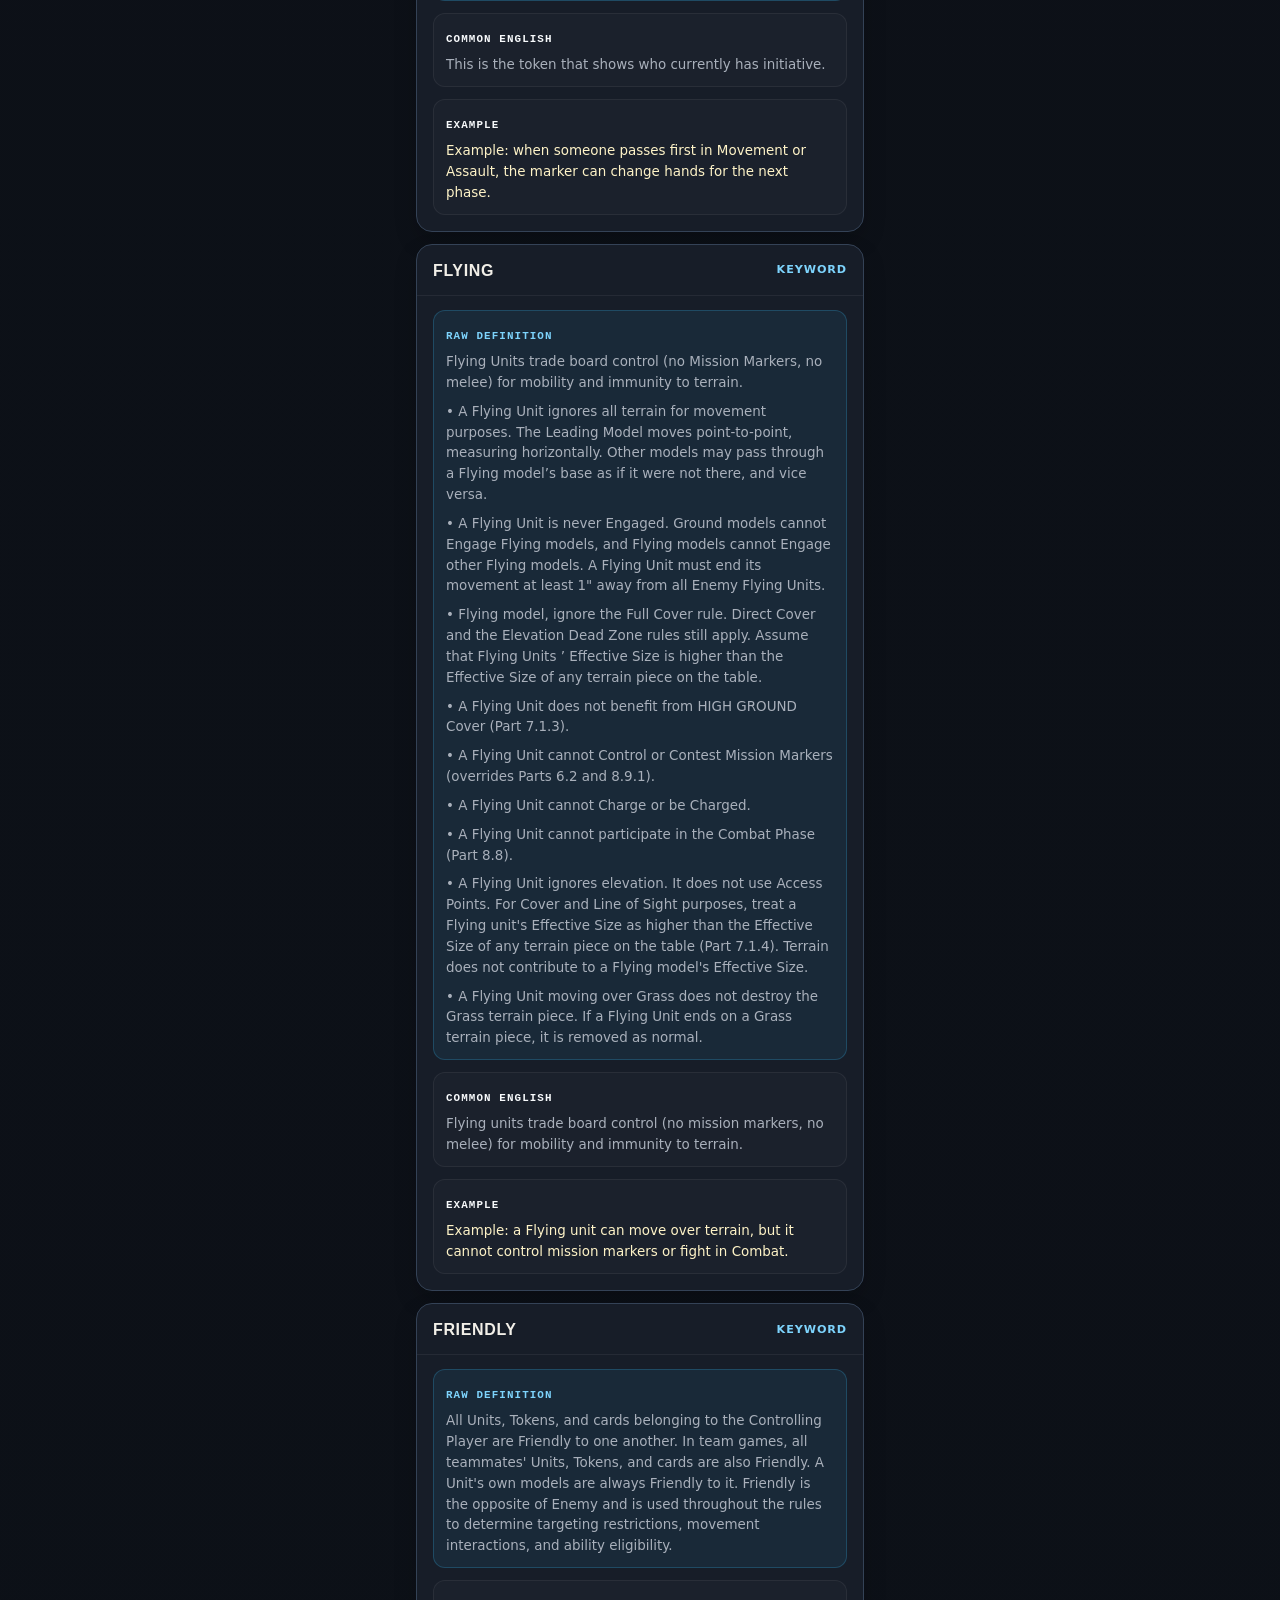
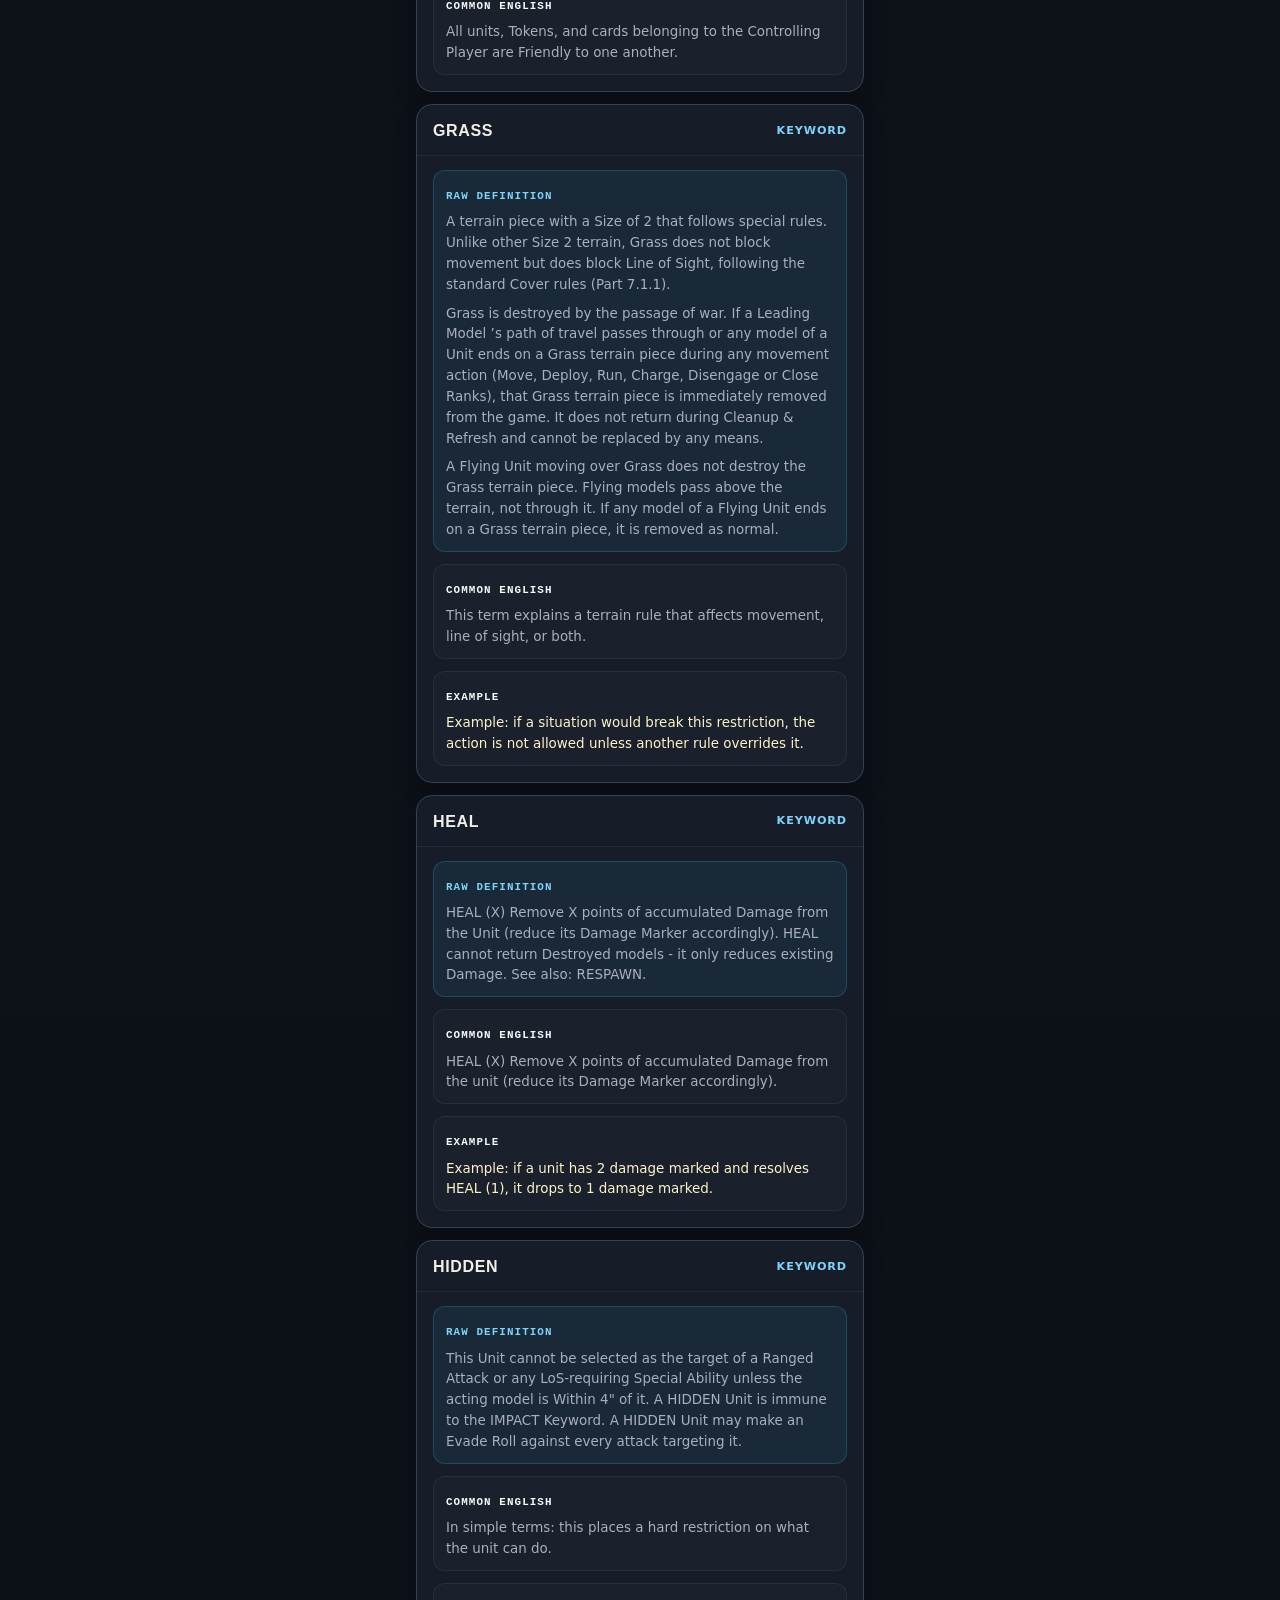
<file: Army Builder/glossary.html>
<!DOCTYPE html>
<html lang="en">
<head>
  <meta charset="UTF-8">
  <meta name="viewport" content="width=device-width, initial-scale=1.0, user-scalable=no, viewport-fit=cover">
  <meta name="apple-mobile-web-app-capable" content="yes">
  <meta name="apple-mobile-web-app-status-bar-style" content="black-translucent">
  <meta name="theme-color" content="#1a1a1a">
  <title>Glossary Reference - StarCraft: TMG</title>
  <link rel="manifest" href="manifest.json">
  <style>
    :root { --bg:#0d1118; --panel:#171d28; --panel-2:#1d2531; --panel-3:#263140; --text:#f2efe8; --muted:#a9b0bb; --border:#344256; --accent:#38bdf8; --accent-rgb:56,189,248; --radius:16px; --radius-sm:10px; --shadow:0 14px 28px rgba(0,0,0,.34); --mono:ui-monospace,SFMono-Regular,Menlo,Consolas,monospace; --sans:-apple-system,BlinkMacSystemFont,"Segoe UI",system-ui,sans-serif; --condensed:"Arial Narrow","Segoe UI",sans-serif; }
    * { box-sizing:border-box; margin:0; padding:0; }
    body { background:radial-gradient(circle at top center, rgba(56,189,248,.08), transparent 28%), radial-gradient(circle at 85% 12%, rgba(236,72,153,.08), transparent 20%), linear-gradient(180deg, #111722 0%, var(--bg) 22%, #0a0e15 100%); color:var(--text); font:15px/1.5 var(--sans); -webkit-tap-highlight-color:transparent; padding-bottom:calc(72px + env(safe-area-inset-bottom)); overflow-x:hidden; scrollbar-width:none; }
    body::-webkit-scrollbar { width:0; height:0; display:none; }
    .app { max-width:480px; margin:0 auto; min-height:100vh; min-height:100dvh; padding:0 16px 24px; }
    .header { position:relative; margin-bottom:14px; padding:14px 16px 18px; border:1px solid var(--border); border-radius:var(--radius); background:radial-gradient(circle at top right, rgba(56,189,248,.2), transparent 34%), radial-gradient(circle at 12% 18%, rgba(236,72,153,.1), transparent 24%), linear-gradient(180deg, rgba(255,255,255,.025), rgba(255,255,255,.01)); box-shadow:var(--shadow); overflow:hidden; }
    .header::before { content:""; position:absolute; left:0; top:0; bottom:0; width:4px; background:var(--accent); }
    .header-eyebrow { color:rgba(56,189,248,.95); font-family:var(--mono); font-size:.68rem; text-transform:uppercase; letter-spacing:.12em; font-weight:700; margin-bottom:6px; }
    .title { font-family:var(--condensed); font-size:1.42rem; font-weight:800; margin-bottom:4px; letter-spacing:.04em; text-transform:uppercase; }
    .subtitle { font-size:.82rem; color:var(--muted); max-width:34ch; }
    .search-container { position:sticky; top:0; z-index:50; padding:calc(env(safe-area-inset-top,0px) + 10px) 0 12px; background:linear-gradient(180deg, rgba(13,17,24,.98), rgba(13,17,24,.92)); backdrop-filter:blur(10px); margin-bottom:10px; }
    .search-box { display:flex; align-items:center; background:linear-gradient(180deg, rgba(255,255,255,.03), rgba(255,255,255,.015)); border:1px solid var(--border); border-radius:var(--radius-sm); padding:0 12px; box-shadow:0 8px 20px rgba(0,0,0,.18); }
    .search-box:focus-within { border-color:var(--accent); }
    .search-icon { color:var(--muted); margin-right:8px; }
    .search-input { flex:1; background:none; border:none; color:var(--text); font-size:15px; padding:12px 0; outline:none; }
    .search-input::placeholder { color:var(--muted); }
    .clear-btn { background:none; border:none; color:var(--muted); font-size:1.2rem; cursor:pointer; padding:4px; display:none; }
    .clear-btn.visible { display:block; }
    .glossary-summary { display:flex; justify-content:space-between; align-items:center; gap:12px; margin-bottom:12px; padding:14px 16px; border:1px solid var(--border); border-radius:var(--radius); background:linear-gradient(180deg, rgba(255,255,255,.02), rgba(255,255,255,.008)); box-shadow:0 10px 22px rgba(0,0,0,.18); }
    .glossary-summary-copy { min-width:0; }
    .glossary-summary-title { font-size:.92rem; font-weight:700; margin-bottom:4px; }
    .glossary-summary-meta { font-size:.76rem; color:var(--muted); line-height:1.45; }
    .glossary-count-badge { padding:8px 10px; border-radius:999px; border:1px solid rgba(var(--accent-rgb), .34); background:rgba(var(--accent-rgb), .12); color:#e0f2fe; font-size:.72rem; font-weight:700; white-space:nowrap; }
    .glossary-grid { display:grid; gap:12px; }
    .glossary-card { border:1px solid var(--border); border-radius:var(--radius); overflow:hidden; background:var(--panel); box-shadow:0 10px 22px rgba(0,0,0,.18); }
    .glossary-card-head { display:flex; justify-content:space-between; align-items:center; gap:12px; padding:14px 16px 12px; border-bottom:1px solid rgba(255,255,255,.06); }
    .glossary-card-name { font-family:var(--condensed); font-size:1rem; letter-spacing:.04em; font-weight:800; text-transform:uppercase; }
    .glossary-card-type { color:#7dd3fc; font-size:.7rem; font-weight:700; letter-spacing:.08em; text-transform:uppercase; }
    .glossary-card-body { padding:14px 16px 16px; display:grid; gap:12px; }
    .glossary-block { border:1px solid rgba(255,255,255,.06); border-radius:12px; padding:12px 12px 10px; background:rgba(255,255,255,.018); }
    .glossary-block.raw { border-color:rgba(var(--accent-rgb), .22); background:rgba(var(--accent-rgb), .08); }
    .glossary-block-label { display:inline-block; font-family:var(--mono); font-size:.68rem; text-transform:uppercase; letter-spacing:.1em; font-weight:700; color:#f8fafc; margin-bottom:8px; }
    .glossary-block.raw .glossary-block-label { color:#7dd3fc; }
    .glossary-block-text { color:var(--muted); font-size:.84rem; line-height:1.55; }
    .glossary-block-text p + p { margin-top:8px; }
    .glossary-example { color:#fef3c7; }
    .glossary-empty { padding:18px 16px; text-align:center; color:var(--muted); font-size:.82rem; border:1px dashed var(--border); border-radius:14px; background:rgba(255,255,255,.02); }
    .no-results { display:none; padding:24px 16px; border:1px dashed var(--border); border-radius:var(--radius); text-align:center; color:var(--muted); background:rgba(255,255,255,.02); margin-top:12px; }
    .footer { margin-top:16px; padding:12px 14px; text-align:center; color:var(--muted); font-size:.74rem; }
    .content-tabs { position:fixed; left:0; right:0; bottom:0; z-index:300; display:flex; background:var(--panel); border-top:1px solid var(--border); padding-bottom:env(safe-area-inset-bottom); }
    .content-tab { flex:1; border:none; border-radius:0; background:transparent; color:var(--muted); padding:6px 4px; min-height:56px; font-family:var(--condensed); font-size:.62rem; font-weight:700; letter-spacing:.02em; text-transform:uppercase; cursor:pointer; transition:all .15s; display:flex; flex-direction:column; align-items:center; justify-content:center; gap:2px; text-decoration:none; }
    .content-tab.active { color:var(--accent); background:rgba(56,189,248,.12); box-shadow:inset 0 0 0 1px rgba(56,189,248,.22); }
    .content-tab:not(.active):hover { color:var(--text); background:var(--panel-2); }
    .content-tab-icon { font-size:1.1rem; line-height:1; }
    .content-tab-label { line-height:1; }
    .app-menu-btn { display:none; }
    .app-menu-overlay { position:fixed; inset:0; background:rgba(0,0,0,.55); backdrop-filter:blur(3px); z-index:9998; opacity:0; pointer-events:none; transition:opacity .18s ease; }
    .app-menu-overlay.open { opacity:1; pointer-events:auto; }
    .app-menu-panel { position:fixed; top:0; left:0; bottom:0; width:min(82vw,320px); background:linear-gradient(180deg, #141d27 0%, #111722 100%); border-right:1px solid rgba(255,255,255,.08); box-shadow:18px 0 38px rgba(0,0,0,.4); z-index:9999; transform:translateX(-105%); opacity:0; transition:transform .24s ease, opacity .2s ease; padding:calc(env(safe-area-inset-top,0px) + 18px) 14px calc(env(safe-area-inset-bottom,0px) + 18px); display:flex; flex-direction:column; }
    .app-menu-panel.open, .app-menu-overlay.open .app-menu-panel { transform:translateX(0); opacity:1; }
    body.app-menu-open { overflow:hidden; }
    .app-menu-head { display:flex; align-items:flex-start; justify-content:space-between; gap:12px; padding:0 4px 12px; border-bottom:1px solid rgba(255,255,255,.08); margin-bottom:12px; opacity:0; transform:translateY(8px); transition:opacity .18s ease .03s, transform .22s ease .03s; }
    .app-menu-head-copy { min-width:0; }
    .app-menu-eyebrow { color:#9fcfe0; font-family:var(--mono); font-size:.68rem; text-transform:uppercase; letter-spacing:.12em; font-weight:700; margin-bottom:4px; }
    .app-menu-title { color:var(--text); font-family:var(--condensed); font-size:1.05rem; font-weight:800; text-transform:uppercase; }
    .app-menu-close { width:32px; height:32px; flex:0 0 32px; border-radius:999px; border:1px solid rgba(255,255,255,.12); background:rgba(255,255,255,.04); color:var(--text); font-size:1.2rem; line-height:1; cursor:pointer; transition:background .18s ease, border-color .18s ease, transform .18s ease; }
    .app-menu-close:hover { background:rgba(255,255,255,.08); border-color:rgba(255,255,255,.2); transform:translateY(-1px); }
    .app-menu-list { display:flex; flex-direction:column; gap:8px; opacity:0; transform:translateY(10px); transition:opacity .18s ease .06s, transform .22s ease .06s; }
    .app-menu-section-label { padding:10px 12px 2px; color:var(--muted); font-size:.8rem; font-weight:600; }
    .app-menu-link { display:flex; align-items:center; gap:10px; padding:12px 12px; border-radius:12px; color:var(--text); border:1px solid transparent; background:rgba(255,255,255,.02); font-weight:700; transition:transform .18s ease, background .18s ease, border-color .18s ease, color .18s ease; text-decoration:none; }
    .app-menu-link:hover { background:rgba(255,255,255,.05); border-color:rgba(255,255,255,.06); transform:translateX(4px); }
    body.app-menu-open .app-menu-head, body.app-menu-open .app-menu-list { opacity:1; transform:translateY(0); }
    .app-menu-link.current { border-color:rgba(var(--accent-rgb), .7); background:rgba(var(--accent-rgb), .14); color:#fff; }
    .app-menu-icon { width:18px; text-align:center; opacity:.9; }
  </style>
</head>
<body>
  <div class="app-menu-overlay" id="appMenuOverlay"></div>
  <aside class="app-menu-panel" id="appMenuPanel" aria-hidden="true">
    <div id="referenceAppMenuShell"></div>
  </aside>
  <template id="referenceShellLinkFallback"><a href="rules.html"></a><a href="glossary.html"></a></template>
  <div class="app">
    <div class="header">
      <div class="header-eyebrow">StarCraft TMG</div>
      <div class="title">Glossary Reference</div>
      <div class="subtitle">Structured glossary reference for quick in-game term checks and plain-English clarification.</div>
    </div>

    <div class="search-container">
      <div class="search-box">
        <span class="search-icon">🔍</span>
        <input type="text" class="search-input" placeholder="Search glossary..." id="glossarySearchInput">
        <button class="clear-btn" id="glossaryClearBtn" type="button">×</button>
      </div>
    </div>

    <div class="glossary-summary">
      <div class="glossary-summary-copy">
        <div class="glossary-summary-title">Rules terms in one place</div>
        <div class="glossary-summary-meta">Each entry starts with the source-backed RAW text, then adds a quick-read explanation and a gameplay example when it helps clarify use.</div>
      </div>
      <div class="glossary-count-badge" id="glossaryCountBadge">72 Terms</div>
    </div>

    <div class="glossary-grid" id="glossaryGrid"><div class="glossary-card" data-keywords="access point access-point  part of a terrain that connects different elevation levels. models moving through an access point can change their elevation."><div class="glossary-card-head"><div class="glossary-card-name">ACCESS POINT</div><div class="glossary-card-type">Keyword</div></div><div class="glossary-card-body"><div class="glossary-block raw"><span class="glossary-block-label">RAW Definition</span><div class="glossary-block-text"><p>Part of a Terrain that connects different elevation levels. Models moving through an ACCESS POINT can change their elevation.</p></div></div><div class="glossary-block"><span class="glossary-block-label">Common English</span><div class="glossary-block-text"><p>Part of a terrain that connects different elevation levels.</p></div></div><div class="glossary-block"><span class="glossary-block-label">Example</span><div class="glossary-block-text glossary-example"><p>Example: if a model climbs through a doorway or ramp between levels, it is using an access point.</p></div></div></div></div><div class="glossary-card" data-keywords="active player active-player  the player whose turn it is to act."><div class="glossary-card-head"><div class="glossary-card-name">ACTIVE PLAYER</div><div class="glossary-card-type">Keyword</div></div><div class="glossary-card-body"><div class="glossary-block raw"><span class="glossary-block-label">RAW Definition</span><div class="glossary-block-text"><p>The player whose turn it is to act.</p></div></div><div class="glossary-block"><span class="glossary-block-label">Common English</span><div class="glossary-block-text"><p>This means the player currently taking actions.</p></div></div><div class="glossary-block"><span class="glossary-block-label">Example</span><div class="glossary-block-text glossary-example"><p>Example: if it is your activation and you are choosing actions, you are the active player.</p></div></div></div></div><div class="glossary-card" data-keywords="anti-evade anti-evade  anti-evade (x) - when resolving an attack with this weapon against enemy units, the target unit suffers a -x modifier to its evade roll for this attack (part 8.7.4, step 4)."><div class="glossary-card-head"><div class="glossary-card-name">ANTI-EVADE</div><div class="glossary-card-type">Keyword</div></div><div class="glossary-card-body"><div class="glossary-block raw"><span class="glossary-block-label">RAW Definition</span><div class="glossary-block-text"><p>ANTI-EVADE (X) - When resolving an attack with this weapon against Enemy Units, the target Unit suffers a -X Modifier to its Evade Roll for this attack (Part 8.7.4, Step 4).</p></div></div><div class="glossary-block"><span class="glossary-block-label">Common English</span><div class="glossary-block-text"><p>ANTI-EVADE (X) - When resolving an attack with this weapon against enemy units, the target unit suffers a -X Modifier to its Evade Roll for this attack.</p></div></div><div class="glossary-block"><span class="glossary-block-label">Example</span><div class="glossary-block-text glossary-example"><p>Example: if a weapon has ANTI-EVADE (1), the target makes its Evade roll one step worse for that attack.</p></div></div></div></div><div class="glossary-card" data-keywords="army slot army-slot  army slots determine how many and what types of units may be included in an army. each army slot has a type: core, elite, support, air, or hero. every unit occupies a number of army slots of its designated type equal to its starting supply value.

the faction card provides the initial pool of army slots. additional army slots are unlocked by purchasing tactical cards with vespene gas during army building (part 9.1.5). unused army slots are lost- they cannot be converted, exchanged, or carried forward."><div class="glossary-card-head"><div class="glossary-card-name">ARMY SLOT</div><div class="glossary-card-type">Keyword</div></div><div class="glossary-card-body"><div class="glossary-block raw"><span class="glossary-block-label">RAW Definition</span><div class="glossary-block-text"><p>Army Slots determine how many and what types of Units may be included in an army. Each Army Slot has a type: Core, Elite, Support, Air, or Hero. Every Unit occupies a number of Army Slots of its designated type equal to its starting Supply Value.</p><p>The Faction Card provides the initial pool of Army Slots. Additional Army Slots are unlocked by purchasing Tactical Cards with Vespene Gas during Army Building (Part 9.1.5). Unused Army Slots are lost- they cannot be converted, exchanged, or carried forward.</p></div></div><div class="glossary-block"><span class="glossary-block-label">Common English</span><div class="glossary-block-text"><p>Army Slots determine how many and what types of units may be included in an army.</p></div></div><div class="glossary-block"><span class="glossary-block-label">Example</span><div class="glossary-block-text glossary-example"><p>Example: if a situation would break this restriction, the action is not allowed unless another rule overrides it.</p></div></div></div></div><div class="glossary-card" data-keywords="available supply available-supply  available supply is the amount of supply capacity remaining for new deployments. it equals the current supply pool minus the total current supply value of all friendly units on the battlefield (part 8.3.2).

a unit may only be deployed from reserves if its current supply value is less than or equal to the available supply. at no point may the total current supply of a player&#39;s on-table units exceed the supply pool. units destroyed or reduced by casualties free up available supply for new arrivals. in the final round of the game, the supply pool becomes unlimited and available supply restrictions are lifted."><div class="glossary-card-head"><div class="glossary-card-name">AVAILABLE SUPPLY</div><div class="glossary-card-type">Keyword</div></div><div class="glossary-card-body"><div class="glossary-block raw"><span class="glossary-block-label">RAW Definition</span><div class="glossary-block-text"><p>Available Supply is the amount of Supply capacity remaining for new deployments. It equals the current Supply Pool minus the Total Current Supply Value of all Friendly Units on the battlefield (Part 8.3.2).</p><p>A Unit may only be deployed from Reserves if its Current Supply Value is less than or equal to the Available Supply. At no point may the Total Current Supply of a player&#39;s on-table Units exceed the Supply Pool. Units Destroyed or reduced by casualties free up Available Supply for new arrivals. In the final Round of the game, the Supply Pool becomes unlimited and Available Supply restrictions are lifted.</p></div></div><div class="glossary-block"><span class="glossary-block-label">Common English</span><div class="glossary-block-text"><p>Available Supply is the amount of Supply capacity remaining for new deployments.</p></div></div></div></div><div class="glossary-card" data-keywords="blocking terrain blocking-terrain  any terrain piece with an effective size of 1 or greater. blocking terrain obstructs line of sight according to the cover rules (part 7.1.1).

whether a model may move through that terrain is determined separately by the movement rules, terrain size, access points, gap clearance, and any relevant terrain keywords."><div class="glossary-card-head"><div class="glossary-card-name">BLOCKING TERRAIN</div><div class="glossary-card-type">Keyword</div></div><div class="glossary-card-body"><div class="glossary-block raw"><span class="glossary-block-label">RAW Definition</span><div class="glossary-block-text"><p>Any terrain piece with an Effective Size of 1 or greater. Blocking Terrain obstructs Line of Sight according to the Cover rules (Part 7.1.1).</p><p>Whether a model may move through that terrain is determined separately by the movement rules, terrain Size, ACCESS POINTS, Gap Clearance, and any relevant terrain Keywords.</p></div></div><div class="glossary-block"><span class="glossary-block-label">Common English</span><div class="glossary-block-text"><p>Any terrain piece with an Effective Size of 1 or greater.</p></div></div></div></div><div class="glossary-card" data-keywords="buff buff  buff [characteristic] (x) the unit gains a bonus of x to the specified characteristic until the end of the round.

• target number characteristic (e.g. armour, hit): reduce the value by x (easier to roll).

• value characteristic (e.g. speed, roa): increase the value by x."><div class="glossary-card-head"><div class="glossary-card-name">BUFF</div><div class="glossary-card-type">Keyword</div></div><div class="glossary-card-body"><div class="glossary-block raw"><span class="glossary-block-label">RAW Definition</span><div class="glossary-block-text"><p>BUFF [Characteristic] (X) The Unit gains a bonus of X to the specified Characteristic until the End of the Round.</p><p>• Target Number Characteristic (e.g. Armour, Hit): reduce the value by X (easier to roll).</p><p>• Value Characteristic (e.g. Speed, RoA): increase the value by X.</p></div></div><div class="glossary-block"><span class="glossary-block-label">Common English</span><div class="glossary-block-text"><p>BUFF [Characteristic] (X) The unit gains a bonus of X to the specified Characteristic until the End of the Round.</p></div></div><div class="glossary-block"><span class="glossary-block-label">Example</span><div class="glossary-block-text glossary-example"><p>Example: if a unit gains BUFF Speed (2), it moves farther until the round ends.</p></div></div></div></div><div class="glossary-card" data-keywords="bulky bulky  this weapon cannot be used to make a ranged attack while the unit is currently engaged (part 8.7.3)."><div class="glossary-card-head"><div class="glossary-card-name">BULKY</div><div class="glossary-card-type">Keyword</div></div><div class="glossary-card-body"><div class="glossary-block raw"><span class="glossary-block-label">RAW Definition</span><div class="glossary-block-text"><p>This weapon cannot be used to make a Ranged Attack while the Unit is currently Engaged (Part 8.7.3).</p></div></div><div class="glossary-block"><span class="glossary-block-label">Common English</span><div class="glossary-block-text"><p>In simple terms: this weapon is restricted in when it can be used.</p></div></div><div class="glossary-block"><span class="glossary-block-label">Example</span><div class="glossary-block-text glossary-example"><p>Example: if the unit is already engaged, it cannot fire a Bulky ranged weapon.</p></div></div></div></div><div class="glossary-card" data-keywords="burrowed burrowed  • a burrowed is classified as a status."><div class="glossary-card-head"><div class="glossary-card-name">BURROWED</div><div class="glossary-card-type">Keyword</div></div><div class="glossary-card-body"><div class="glossary-block raw"><span class="glossary-block-label">RAW Definition</span><div class="glossary-block-text"><p>• A BURROWED is classified as a Status.</p></div></div><div class="glossary-block"><span class="glossary-block-label">Common English</span><div class="glossary-block-text"><p>• A BURROWED is classified as a Status.</p></div></div><div class="glossary-block"><span class="glossary-block-label">Example</span><div class="glossary-block-text glossary-example"><p>Example: if a Zerg unit gains Burrowed, it is now treated as having that status until something removes it.</p></div></div></div></div><div class="glossary-card" data-keywords="burst fire burst-fire  burst fire y&quot; (x) when making a ranged attack against a target within y&quot; of the attacking model, increase this weapon’s roa by x for that attack."><div class="glossary-card-head"><div class="glossary-card-name">BURST FIRE</div><div class="glossary-card-type">Keyword</div></div><div class="glossary-card-body"><div class="glossary-block raw"><span class="glossary-block-label">RAW Definition</span><div class="glossary-block-text"><p>BURST FIRE Y&quot; (X) When making a Ranged Attack against a target Within Y&quot; of the attacking model, increase this weapon’s RoA by X for that attack.</p></div></div><div class="glossary-block"><span class="glossary-block-label">Common English</span><div class="glossary-block-text"><p>BURST FIRE Y&quot; (X) When making a Ranged Attack against a target Within Y&quot; of the attacking model, increase this weapon’s RoA by X for that attack.</p></div></div><div class="glossary-block"><span class="glossary-block-label">Example</span><div class="glossary-block-text glossary-example"><p>Example: if the target is inside the listed short range, the weapon gains extra rate of attack dice.</p></div></div></div></div><div class="glossary-card" data-keywords="combat tags combat-tags  combat tags are keywords printed on a unit card that identify a unit&#39;s physical nature and tactical class.

 type tags: armoured, biological, light, mechanical, psionic, flying, and ground.

• targeting: some weapons can fire only at specific combat tags (e.g., &quot;target: flying &quot;).

• surge: a weapon&#39;s surge efficiency triggers only when the target has the combat tag listed in the weapon&#39;s surge type (part 8.7.4).

• bonuses: abilities such as anti-evade (x) or pierce (x) often apply only against specific combat tags.

note: the ground combat tag and the ground level elevation (part 8.5.3) are distinct concepts. a flying unit standing on the playmat is at ground level but does not have the ground combat tag. throughout these rules, ground in bold always refers to the combat tag. ground level always refers to elevation."><div class="glossary-card-head"><div class="glossary-card-name">COMBAT TAGS</div><div class="glossary-card-type">Keyword</div></div><div class="glossary-card-body"><div class="glossary-block raw"><span class="glossary-block-label">RAW Definition</span><div class="glossary-block-text"><p>Combat Tags are Keywords printed on a Unit Card that identify a Unit&#39;s physical nature and tactical class.</p><p> Type Tags: Armoured, Biological, Light, Mechanical, Psionic, Flying, and Ground.</p><p>• Targeting: Some weapons can fire only at specific Combat Tags (e.g., &quot;Target: Flying &quot;).</p><p>• Surge: A weapon&#39;s Surge efficiency triggers only when the target has the Combat Tag listed in the weapon&#39;s Surge Type (Part 8.7.4).</p><p>• Bonuses: Abilities such as ANTI-EVADE (X) or PIERCE (X) often apply only against specific Combat Tags.</p><p>Note: The Ground Combat Tag and the GROUND LEVEL elevation (Part 8.5.3) are distinct concepts. A Flying Unit standing on the playmat is at GROUND LEVEL but does not have the Ground Combat Tag. Throughout these rules, Ground in bold always refers to the Combat Tag. GROUND LEVEL always refers to elevation.</p></div></div><div class="glossary-block"><span class="glossary-block-label">Common English</span><div class="glossary-block-text"><p>Combat Tags are Keywords printed on a unit Card that identify a unit&#39;s physical nature and tactical class.</p></div></div></div></div><div class="glossary-card" data-keywords="concentrated fire concentrated-fire  concentrated fire (x) attacks with this weapon may remove no more than x models as casualties. once x models have been removed, discard any remaining total damage. it is not recorded as a damage marker and does not carry over."><div class="glossary-card-head"><div class="glossary-card-name">CONCENTRATED FIRE</div><div class="glossary-card-type">Keyword</div></div><div class="glossary-card-body"><div class="glossary-block raw"><span class="glossary-block-label">RAW Definition</span><div class="glossary-block-text"><p>CONCENTRATED FIRE (X) Attacks with this weapon may remove no more than X models as casualties. Once X models have been removed, discard any remaining Total Damage. It is not recorded as a Damage Marker and does not carry over.</p></div></div><div class="glossary-block"><span class="glossary-block-label">Common English</span><div class="glossary-block-text"><p>CONCENTRATED FIRE (X) Attacks with this weapon may remove no more than X models as casualties.</p></div></div><div class="glossary-block"><span class="glossary-block-label">Example</span><div class="glossary-block-text glossary-example"><p>Example: even if the attack rolls huge damage, it can only remove up to the listed number of models.</p></div></div></div></div><div class="glossary-card" data-keywords="controlling player controlling-player  the player who commands a specific unit, model, or token. they make all decisions and roll all dice. certain abilities (e.g., neural parasite) can transfer control; the new controller then acts in every respect as though the unit were their own."><div class="glossary-card-head"><div class="glossary-card-name">CONTROLLING PLAYER</div><div class="glossary-card-type">Keyword</div></div><div class="glossary-card-body"><div class="glossary-block raw"><span class="glossary-block-label">RAW Definition</span><div class="glossary-block-text"><p>The player who commands a specific Unit, model, or Token. They make all decisions and roll all dice. Certain abilities (e.g., Neural Parasite) can transfer control; the new controller then acts in every respect as though the Unit were their own.</p></div></div><div class="glossary-block"><span class="glossary-block-label">Common English</span><div class="glossary-block-text"><p>The player who commands a specific unit, model, or Token.</p></div></div></div></div><div class="glossary-card" data-keywords="critical hit critical-hit  critical hit (x) move x dice from the armour pool directly to the damage pool, bypassing armour. critical hit can never move more dice than are in the armour pool."><div class="glossary-card-head"><div class="glossary-card-name">CRITICAL HIT</div><div class="glossary-card-type">Keyword</div></div><div class="glossary-card-body"><div class="glossary-block raw"><span class="glossary-block-label">RAW Definition</span><div class="glossary-block-text"><p>CRITICAL HIT (X) Move X dice from the Armour Pool directly to the Damage Pool, bypassing Armour. CRITICAL HIT can never move more dice than are in the Armour Pool.</p></div></div><div class="glossary-block"><span class="glossary-block-label">Common English</span><div class="glossary-block-text"><p>CRITICAL HIT (X) Move X dice from the Armour Pool directly to the Damage Pool, bypassing Armour.</p></div></div><div class="glossary-block"><span class="glossary-block-label">Example</span><div class="glossary-block-text glossary-example"><p>Example: if CRITICAL HIT (1) triggers, one die skips Armour and goes straight into Damage.</p></div></div></div></div><div class="glossary-card" data-keywords="current supply value current-supply-value  the current supply value of a unit is its supply value at this moment, based on the number of models remaining in the unit as shown on the supply profile (part 6.1). update the current supply value immediately whenever a casualty reduces the model count into a lower bracket.

the current supply value is referenced when checking whether a unit may be deployed from reserves (part 8.3.2), when determining mission marker control (part 8.9.1), when evaluating tactical mass for disengage (part 8.5.4), and when calculating victory points for supply-based scoring conditions."><div class="glossary-card-head"><div class="glossary-card-name">CURRENT SUPPLY VALUE</div><div class="glossary-card-type">Keyword</div></div><div class="glossary-card-body"><div class="glossary-block raw"><span class="glossary-block-label">RAW Definition</span><div class="glossary-block-text"><p>The Current Supply Value of a Unit is its Supply Value at this moment, based on the number of models remaining in the Unit as shown on the Supply Profile (Part 6.1). Update the Current Supply Value immediately whenever a casualty reduces the model count into a lower bracket.</p><p>The Current Supply Value is referenced when checking whether a Unit may be deployed from Reserves (Part 8.3.2), when determining Mission Marker Control (Part 8.9.1), when evaluating Tactical Mass for Disengage (Part 8.5.4), and when calculating Victory Points for Supply-based scoring conditions.</p></div></div><div class="glossary-block"><span class="glossary-block-label">Common English</span><div class="glossary-block-text"><p>The Current Supply Value of a unit is its Supply Value at this moment, based on the number of models remaining in the unit as shown on the Supply Profile.</p></div></div></div></div><div class="glossary-card" data-keywords="debuff debuff  debuff [characteristic] (x) the unit suffers a penalty of x to the specified characteristic until the end of the round.

• target number characteristic: increase the value by x (harder to roll).

• value characteristic: decrease the value by x (minimum 0)."><div class="glossary-card-head"><div class="glossary-card-name">DEBUFF</div><div class="glossary-card-type">Keyword</div></div><div class="glossary-card-body"><div class="glossary-block raw"><span class="glossary-block-label">RAW Definition</span><div class="glossary-block-text"><p>DEBUFF [Characteristic] (X) The Unit suffers a penalty of X to the specified Characteristic until the End of the Round.</p><p>• Target Number Characteristic: increase the value by X (harder to roll).</p><p>• Value Characteristic: decrease the value by X (minimum 0).</p></div></div><div class="glossary-block"><span class="glossary-block-label">Common English</span><div class="glossary-block-text"><p>DEBUFF [Characteristic] (X) The unit suffers a penalty of X to the specified Characteristic until the End of the Round.</p></div></div><div class="glossary-block"><span class="glossary-block-label">Example</span><div class="glossary-block-text glossary-example"><p>Example: if a unit suffers DEBUFF Hit (1), its attack rolls become one step worse until the round ends.</p></div></div></div></div><div class="glossary-card" data-keywords="displacement displacement  the leading model may end a move overlapping this token or unit (overrides part 7.3.1).

if the leading model ends any move, deploy, run, charge, disengage, close ranks or special ability move overlapping this token or model, the controlling player of the leading model immediately set it in base-to-base contact with the leading model. if base-to-base is not possible, set it as close as possible."><div class="glossary-card-head"><div class="glossary-card-name">DISPLACEMENT</div><div class="glossary-card-type">Keyword</div></div><div class="glossary-card-body"><div class="glossary-block raw"><span class="glossary-block-label">RAW Definition</span><div class="glossary-block-text"><p>The Leading Model may end a move Overlapping this Token or Unit (overrides Part 7.3.1).</p><p>If the Leading Model ends any Move, Deploy, Run, Charge, Disengage, Close Ranks or Special Ability move Overlapping this Token or model, the controlling player of the Leading Model immediately set it in Base-to-Base contact with the Leading Model. If Base-to-Base is not possible, set it as close as possible.</p></div></div><div class="glossary-block"><span class="glossary-block-label">Common English</span><div class="glossary-block-text"><p>The leading model may end a move Overlapping this Token or unit (overrides Part 7.3.1).</p></div></div></div></div><div class="glossary-card" data-keywords="dodge dodge  dodge (x) when this unit is targeted by an attack, reduce the number of dice moved from the armour pool to the damage pool by surge or critical hit by x (minimum 0). apply during the resolve surge step."><div class="glossary-card-head"><div class="glossary-card-name">DODGE</div><div class="glossary-card-type">Keyword</div></div><div class="glossary-card-body"><div class="glossary-block raw"><span class="glossary-block-label">RAW Definition</span><div class="glossary-block-text"><p>DODGE (X) When this Unit is targeted by an attack, reduce the number of dice moved from the Armour Pool to the Damage Pool by Surge or CRITICAL HIT by X (minimum 0). Apply during the Resolve Surge step.</p></div></div><div class="glossary-block"><span class="glossary-block-label">Common English</span><div class="glossary-block-text"><p>DODGE (X) When this unit is targeted by an attack, reduce the number of dice moved from the Armour Pool to the Damage Pool by Surge or CRITICAL HIT by X (minimum 0).</p></div></div><div class="glossary-block"><span class="glossary-block-label">Example</span><div class="glossary-block-text glossary-example"><p>Example: if Surge would push 2 dice into Damage and the unit has DODGE (1), only 1 die gets through from that effect.</p></div></div></div></div><div class="glossary-card" data-keywords="effective size effective-size  a model&#39;s effective size is equal to its size characteristic plus the size of any terrain it is standing on (part 7.1.2).

a model at ground level has an effective size equal to its own size characteristic only. a model on high ground (size 3+) or mid ground (size 1–2) adds the terrain&#39;s size to its own. terrain pieces set on elevated surfaces stack in the same way- a terrain piece&#39;s effective size equals its own size plus the size of the terrain it stands on.

 effective size determines which terrain blocks line of sight through full cover and direct cover (part 7.1.1). flying models are treated as having an effective size higher than any terrain piece on the table for cover purposes (part 7.1.4)."><div class="glossary-card-head"><div class="glossary-card-name">EFFECTIVE SIZE</div><div class="glossary-card-type">Keyword</div></div><div class="glossary-card-body"><div class="glossary-block raw"><span class="glossary-block-label">RAW Definition</span><div class="glossary-block-text"><p>A model&#39;s Effective Size is equal to its Size characteristic plus the Size of any terrain it is standing on (Part 7.1.2).</p><p>A model at GROUND LEVEL has an Effective Size equal to its own Size characteristic only. A model on HIGH GROUND (Size 3+) or MID GROUND (Size 1–2) adds the terrain&#39;s Size to its own. Terrain pieces set on elevated surfaces stack in the same way- a terrain piece&#39;s Effective Size equals its own Size plus the Size of the terrain it stands on.</p><p> Effective Size determines which terrain blocks Line of Sight through Full Cover and Direct Cover (Part 7.1.1). Flying models are treated as having an Effective Size higher than any terrain piece on the table for Cover purposes (Part 7.1.4).</p></div></div><div class="glossary-block"><span class="glossary-block-label">Common English</span><div class="glossary-block-text"><p>A model&#39;s Effective Size is equal to its Size characteristic plus the Size of any terrain it is standing on.</p></div></div></div></div><div class="glossary-card" data-keywords="enemy enemy  all units, tokens, and cards belonging to the opponent are enemies. in team games, all opposing players&#39; units, tokens, and cards are enemies. a unit may never target a friendly unit with an attack unless a rule explicitly states otherwise. enemy is the opposite of friendly and is referenced throughout the rules to determine valid targets, engagement, and mission marker contests."><div class="glossary-card-head"><div class="glossary-card-name">ENEMY</div><div class="glossary-card-type">Keyword</div></div><div class="glossary-card-body"><div class="glossary-block raw"><span class="glossary-block-label">RAW Definition</span><div class="glossary-block-text"><p>All Units, Tokens, and cards belonging to the opponent are Enemies. In team games, all opposing players&#39; Units, Tokens, and cards are Enemies. A Unit may never target a Friendly Unit with an attack unless a rule explicitly states otherwise. Enemy is the opposite of Friendly and is referenced throughout the rules to determine valid targets, Engagement, and Mission Marker contests.</p></div></div><div class="glossary-block"><span class="glossary-block-label">Common English</span><div class="glossary-block-text"><p>All units, Tokens, and cards belonging to the opponent are Enemies.</p></div></div></div></div><div class="glossary-card" data-keywords="engaged engaged  a ground unit is engaged when any of its models is within 1&quot; (engagement range) of any model in an enemy ground unit, provided the following conditions are met (part 7.2.1):

• combat tags match: ground models engage only ground models. flying models cannot be engaged by any model.

• terrain does not block: size 2+ terrain between the models prevents engagement, even if they are within 1&quot;. models on high ground cannot engage models at ground level, and vice versa.

when any model in a unit is engaged, the entire unit is considered engaged. an engaged unit cannot perform a standard move - it must disengage (part 8.5.4) or hold. engaged units are also subject to restrictions on ranged attacks (part 8.7.3)."><div class="glossary-card-head"><div class="glossary-card-name">ENGAGED</div><div class="glossary-card-type">Keyword</div></div><div class="glossary-card-body"><div class="glossary-block raw"><span class="glossary-block-label">RAW Definition</span><div class="glossary-block-text"><p>A Ground Unit is Engaged when any of its models is Within 1&quot; (Engagement Range) of any model in an Enemy Ground Unit, provided the following conditions are met (Part 7.2.1):</p><p>• Combat Tags match: Ground models Engage only Ground models. Flying models cannot be Engaged by any model.</p><p>• Terrain does not block: Size 2+ terrain between the models prevents Engagement, even if they are Within 1&quot;. Models on HIGH GROUND cannot Engage models at GROUND LEVEL, and vice versa.</p><p>When any model in a Unit is Engaged, the entire Unit is considered Engaged. An Engaged Unit cannot perform a standard Move - it must Disengage (Part 8.5.4) or Hold. Engaged Units are also subject to restrictions on Ranged Attacks (Part 8.7.3).</p></div></div><div class="glossary-block"><span class="glossary-block-label">Common English</span><div class="glossary-block-text"><p>A Ground unit is Engaged when any of its models is Within 1&quot; (Engagement Range) of any model in an Enemy Ground unit, provided the following conditions are met: • Combat Tags match: Ground models Engage only Ground models.</p></div></div><div class="glossary-block"><span class="glossary-block-label">Example</span><div class="glossary-block-text glossary-example"><p>Example: if a situation would break this restriction, the action is not allowed unless another rule overrides it.</p></div></div></div></div><div class="glossary-card" data-keywords="engagement range engagement-range  the engagement range extends 1&quot; horizontally from any model&#39;s base. when two enemy ground models are within each other&#39;s engagement range, they are engaged (part 7.2).

 engagement range is measured horizontally from a top-down perspective, ignoring vertical height (part 4.1). it is referenced when resolving move restrictions (part 8.5.3), disengage (part 8.5.4), charge (part 8.6.2), the fighting rank (part 8.8.1), and place effects. melee weapons list e as their range, indicating they may only strike targets within the engagement range."><div class="glossary-card-head"><div class="glossary-card-name">ENGAGEMENT RANGE</div><div class="glossary-card-type">Keyword</div></div><div class="glossary-card-body"><div class="glossary-block raw"><span class="glossary-block-label">RAW Definition</span><div class="glossary-block-text"><p>The Engagement Range extends 1&quot; horizontally from any model&#39;s base. When two Enemy Ground models are Within each other&#39;s Engagement Range, they are Engaged (Part 7.2).</p><p> Engagement Range is measured horizontally from a top-down perspective, ignoring vertical height (Part 4.1). It is referenced when resolving Move restrictions (Part 8.5.3), Disengage (Part 8.5.4), Charge (Part 8.6.2), the Fighting Rank (Part 8.8.1), and PLACE effects. Melee weapons list E as their Range, indicating they may only strike targets Within the Engagement Range.</p></div></div><div class="glossary-block"><span class="glossary-block-label">Common English</span><div class="glossary-block-text"><p>The Engagement Range extends 1&quot; horizontally from any model&#39;s base.</p></div></div></div></div><div class="glossary-card" data-keywords="entry edge entry-edge  the table edge assigned to a player by the deployment card. units enter the battlefield from this edge when deploying from reserves."><div class="glossary-card-head"><div class="glossary-card-name">ENTRY EDGE</div><div class="glossary-card-type">Keyword</div></div><div class="glossary-card-body"><div class="glossary-block raw"><span class="glossary-block-label">RAW Definition</span><div class="glossary-block-text"><p>The table edge assigned to a player by the Deployment Card. Units enter the battlefield from this edge when deploying from Reserves.</p></div></div><div class="glossary-block"><span class="glossary-block-label">Common English</span><div class="glossary-block-text"><p>The table edge assigned to a player by the Deployment Card.</p></div></div><div class="glossary-block"><span class="glossary-block-label">Example</span><div class="glossary-block-text glossary-example"><p>Example: when a reserve unit deploys, it comes in from its assigned entry edge.</p></div></div></div></div><div class="glossary-card" data-keywords="faction tags faction-tags  faction tags are keywords printed on unit cards, tactical cards, and faction cards that identify allegiance.

• race tags: terran, zerg, protoss.

• sub- faction tags: specific broods or organisations, e.g., kerrigan &#39;s swarm, raynor&#39;s raiders.

• function: during army building, a player may include only units and tactical cards whose faction tags all appear on the chosen faction card. if even one tag on the unit or tactical card does not appear on the faction card, that card cannot be included. a unit with fewer tags than the faction card is permitted- it only requires its own tags to be present (part 9.1.2)."><div class="glossary-card-head"><div class="glossary-card-name">FACTION TAGS</div><div class="glossary-card-type">Keyword</div></div><div class="glossary-card-body"><div class="glossary-block raw"><span class="glossary-block-label">RAW Definition</span><div class="glossary-block-text"><p>Faction Tags are Keywords printed on Unit Cards, Tactical Cards, and Faction Cards that identify allegiance.</p><p>• Race Tags: Terran, Zerg, Protoss.</p><p>• Sub- Faction Tags: Specific broods or organisations, e.g., Kerrigan &#39;s Swarm, Raynor&#39;s Raiders.</p><p>• Function: During Army Building, a player may include only Units and Tactical Cards whose Faction Tags all appear on the chosen Faction Card. If even one tag on the Unit or Tactical Card does not appear on the Faction Card, that card cannot be included. A Unit with fewer tags than the Faction Card is permitted- it only requires its own tags to be present (Part 9.1.2).</p></div></div><div class="glossary-block"><span class="glossary-block-label">Common English</span><div class="glossary-block-text"><p>Faction Tags are Keywords printed on unit Cards, Tactical Cards, and Faction Cards that identify allegiance.</p></div></div><div class="glossary-block"><span class="glossary-block-label">Example</span><div class="glossary-block-text glossary-example"><p>Example: if a situation would break this restriction, the action is not allowed unless another rule overrides it.</p></div></div></div></div><div class="glossary-card" data-keywords="fighting rank fighting-rank  a model is in the fighting rank if it is within the engagement range (1&quot;) of an enemy model. models in the fighting rank may strike with their combat phase weapons. see part 8.8.1, step 2."><div class="glossary-card-head"><div class="glossary-card-name">FIGHTING RANK</div><div class="glossary-card-type">Keyword</div></div><div class="glossary-card-body"><div class="glossary-block raw"><span class="glossary-block-label">RAW Definition</span><div class="glossary-block-text"><p>A model is in the Fighting Rank if it is Within the Engagement Range (1&quot;) of an Enemy model. Models in the Fighting Rank may strike with their Combat Phase weapons. See Part 8.8.1, Step 2.</p></div></div><div class="glossary-block"><span class="glossary-block-label">Common English</span><div class="glossary-block-text"><p>A model is in the Fighting Rank if it is Within the Engagement Range (1&quot;) of an Enemy model.</p></div></div><div class="glossary-block"><span class="glossary-block-label">Example</span><div class="glossary-block-text glossary-example"><p>Example: a model within 1 inch of an enemy is in the fighting rank and can strike in Combat.</p></div></div></div></div><div class="glossary-card" data-keywords="first player marker first-player-marker  a physical token used to track which player has initiative. at the start of the game, the winner of the roll-off (part 3.2) assigns the first player marker to either player for round 1. the holder of the first player marker chooses which player activates first at the start of each phase. the marker changes hands in two ways: the first player to pass during phase 1 or phase 2 takes the first player marker for the following phase, and at the end of phase 4 the marker is awarded to the player with fewer victory points (part 8.9.6). if victory points are tied, both players roll-off and the winner takes the marker."><div class="glossary-card-head"><div class="glossary-card-name">FIRST PLAYER MARKER</div><div class="glossary-card-type">Keyword</div></div><div class="glossary-card-body"><div class="glossary-block raw"><span class="glossary-block-label">RAW Definition</span><div class="glossary-block-text"><p>A physical Token used to track which player has initiative. At the start of the game, the winner of the Roll-Off (Part 3.2) assigns the First Player Marker to either player for Round 1. The holder of the First Player Marker chooses which player activates first at the start of each Phase. The Marker changes hands in two ways: the first player to Pass during Phase 1 or Phase 2 takes the First Player Marker for the following Phase, and at the end of Phase 4 the Marker is awarded to the player with fewer Victory Points (Part 8.9.6). If Victory Points are tied, both players Roll-Off and the winner takes the Marker.</p></div></div><div class="glossary-block"><span class="glossary-block-label">Common English</span><div class="glossary-block-text"><p>This is the token that shows who currently has initiative.</p></div></div><div class="glossary-block"><span class="glossary-block-label">Example</span><div class="glossary-block-text glossary-example"><p>Example: when someone passes first in Movement or Assault, the marker can change hands for the next phase.</p></div></div></div></div><div class="glossary-card" data-keywords="flying flying  flying units trade board control (no mission markers, no melee) for mobility and immunity to terrain.

• a flying unit ignores all terrain for movement purposes. the leading model moves point-to-point, measuring horizontally. other models may pass through a flying model’s base as if it were not there, and vice versa.

• a flying unit is never engaged. ground models cannot engage flying models, and flying models cannot engage other flying models. a flying unit must end its movement at least 1&quot; away from all enemy flying units.

• flying model, ignore the full cover rule. direct cover and the elevation dead zone rules still apply. assume that flying units ’ effective size is higher than the effective size of any terrain piece on the table.

• a flying unit does not benefit from high ground cover (part 7.1.3).

• a flying unit cannot control or contest mission markers (overrides parts 6.2 and 8.9.1).

• a flying unit cannot charge or be charged.

• a flying unit cannot participate in the combat phase (part 8.8).

• a flying unit ignores elevation. it does not use access points. for cover and line of sight purposes, treat a flying unit&#39;s effective size as higher than the effective size of any terrain piece on the table (part 7.1.4). terrain does not contribute to a flying model&#39;s effective size.

• a flying unit moving over grass does not destroy the grass terrain piece. if a flying unit ends on a grass terrain piece, it is removed as normal."><div class="glossary-card-head"><div class="glossary-card-name">FLYING</div><div class="glossary-card-type">Keyword</div></div><div class="glossary-card-body"><div class="glossary-block raw"><span class="glossary-block-label">RAW Definition</span><div class="glossary-block-text"><p>Flying Units trade board control (no Mission Markers, no melee) for mobility and immunity to terrain.</p><p>• A Flying Unit ignores all terrain for movement purposes. The Leading Model moves point-to-point, measuring horizontally. Other models may pass through a Flying model’s base as if it were not there, and vice versa.</p><p>• A Flying Unit is never Engaged. Ground models cannot Engage Flying models, and Flying models cannot Engage other Flying models. A Flying Unit must end its movement at least 1&quot; away from all Enemy Flying Units.</p><p>• Flying model, ignore the Full Cover rule. Direct Cover and the Elevation Dead Zone rules still apply. Assume that Flying Units ’ Effective Size is higher than the Effective Size of any terrain piece on the table.</p><p>• A Flying Unit does not benefit from HIGH GROUND Cover (Part 7.1.3).</p><p>• A Flying Unit cannot Control or Contest Mission Markers (overrides Parts 6.2 and 8.9.1).</p><p>• A Flying Unit cannot Charge or be Charged.</p><p>• A Flying Unit cannot participate in the Combat Phase (Part 8.8).</p><p>• A Flying Unit ignores elevation. It does not use Access Points. For Cover and Line of Sight purposes, treat a Flying unit&#39;s Effective Size as higher than the Effective Size of any terrain piece on the table (Part 7.1.4). Terrain does not contribute to a Flying model&#39;s Effective Size.</p><p>• A Flying Unit moving over Grass does not destroy the Grass terrain piece. If a Flying Unit ends on a Grass terrain piece, it is removed as normal.</p></div></div><div class="glossary-block"><span class="glossary-block-label">Common English</span><div class="glossary-block-text"><p>Flying units trade board control (no mission markers, no melee) for mobility and immunity to terrain.</p></div></div><div class="glossary-block"><span class="glossary-block-label">Example</span><div class="glossary-block-text glossary-example"><p>Example: a Flying unit can move over terrain, but it cannot control mission markers or fight in Combat.</p></div></div></div></div><div class="glossary-card" data-keywords="friendly friendly  all units, tokens, and cards belonging to the controlling player are friendly to one another. in team games, all teammates&#39; units, tokens, and cards are also friendly. a unit&#39;s own models are always friendly to it. friendly is the opposite of enemy and is used throughout the rules to determine targeting restrictions, movement interactions, and ability eligibility."><div class="glossary-card-head"><div class="glossary-card-name">FRIENDLY</div><div class="glossary-card-type">Keyword</div></div><div class="glossary-card-body"><div class="glossary-block raw"><span class="glossary-block-label">RAW Definition</span><div class="glossary-block-text"><p>All Units, Tokens, and cards belonging to the Controlling Player are Friendly to one another. In team games, all teammates&#39; Units, Tokens, and cards are also Friendly. A Unit&#39;s own models are always Friendly to it. Friendly is the opposite of Enemy and is used throughout the rules to determine targeting restrictions, movement interactions, and ability eligibility.</p></div></div><div class="glossary-block"><span class="glossary-block-label">Common English</span><div class="glossary-block-text"><p>All units, Tokens, and cards belonging to the Controlling Player are Friendly to one another.</p></div></div></div></div><div class="glossary-card" data-keywords="grass grass  a terrain piece with a size of 2 that follows special rules. unlike other size 2 terrain, grass does not block movement but does block line of sight, following the standard cover rules (part 7.1.1).

 grass is destroyed by the passage of war. if a leading model ’s path of travel passes through or any model of a unit ends on a grass terrain piece during any movement action (move, deploy, run, charge, disengage or close ranks), that grass terrain piece is immediately removed from the game. it does not return during cleanup &amp; refresh and cannot be replaced by any means.

a flying unit moving over grass does not destroy the grass terrain piece. flying models pass above the terrain, not through it. if any model of a flying unit ends on a grass terrain piece, it is removed as normal."><div class="glossary-card-head"><div class="glossary-card-name">GRASS</div><div class="glossary-card-type">Keyword</div></div><div class="glossary-card-body"><div class="glossary-block raw"><span class="glossary-block-label">RAW Definition</span><div class="glossary-block-text"><p>A terrain piece with a Size of 2 that follows special rules. Unlike other Size 2 terrain, Grass does not block movement but does block Line of Sight, following the standard Cover rules (Part 7.1.1).</p><p> Grass is destroyed by the passage of war. If a Leading Model ’s path of travel passes through or any model of a Unit ends on a Grass terrain piece during any movement action (Move, Deploy, Run, Charge, Disengage or Close Ranks), that Grass terrain piece is immediately removed from the game. It does not return during Cleanup &amp; Refresh and cannot be replaced by any means.</p><p>A Flying Unit moving over Grass does not destroy the Grass terrain piece. Flying models pass above the terrain, not through it. If any model of a Flying Unit ends on a Grass terrain piece, it is removed as normal.</p></div></div><div class="glossary-block"><span class="glossary-block-label">Common English</span><div class="glossary-block-text"><p>This term explains a terrain rule that affects movement, line of sight, or both.</p></div></div><div class="glossary-block"><span class="glossary-block-label">Example</span><div class="glossary-block-text glossary-example"><p>Example: if a situation would break this restriction, the action is not allowed unless another rule overrides it.</p></div></div></div></div><div class="glossary-card" data-keywords="heal heal  heal (x) remove x points of accumulated damage from the unit (reduce its damage marker accordingly). heal cannot return destroyed models - it only reduces existing damage. see also: respawn."><div class="glossary-card-head"><div class="glossary-card-name">HEAL</div><div class="glossary-card-type">Keyword</div></div><div class="glossary-card-body"><div class="glossary-block raw"><span class="glossary-block-label">RAW Definition</span><div class="glossary-block-text"><p>HEAL (X) Remove X points of accumulated Damage from the Unit (reduce its Damage Marker accordingly). HEAL cannot return Destroyed models - it only reduces existing Damage. See also: RESPAWN.</p></div></div><div class="glossary-block"><span class="glossary-block-label">Common English</span><div class="glossary-block-text"><p>HEAL (X) Remove X points of accumulated Damage from the unit (reduce its Damage Marker accordingly).</p></div></div><div class="glossary-block"><span class="glossary-block-label">Example</span><div class="glossary-block-text glossary-example"><p>Example: if a unit has 2 damage marked and resolves HEAL (1), it drops to 1 damage marked.</p></div></div></div></div><div class="glossary-card" data-keywords="hidden hidden  this unit cannot be selected as the target of a ranged attack or any los-requiring special ability unless the acting model is within 4&quot; of it. a hidden unit is immune to the impact keyword. a hidden unit may make an evade roll against every attack targeting it."><div class="glossary-card-head"><div class="glossary-card-name">HIDDEN</div><div class="glossary-card-type">Keyword</div></div><div class="glossary-card-body"><div class="glossary-block raw"><span class="glossary-block-label">RAW Definition</span><div class="glossary-block-text"><p>This Unit cannot be selected as the target of a Ranged Attack or any LoS-requiring Special Ability unless the acting model is Within 4&quot; of it. A HIDDEN Unit is immune to the IMPACT Keyword. A HIDDEN Unit may make an Evade Roll against every attack targeting it.</p></div></div><div class="glossary-block"><span class="glossary-block-label">Common English</span><div class="glossary-block-text"><p>In simple terms: this places a hard restriction on what the unit can do.</p></div></div><div class="glossary-block"><span class="glossary-block-label">Example</span><div class="glossary-block-text glossary-example"><p>Example: if the attacker is farther than 4 inches away, it usually cannot target a Hidden unit.</p></div></div></div></div><div class="glossary-card" data-keywords="hits hits  hits x (y) the affected unit suffers x automatic hits. set x dice directly into the armour pool and proceed immediately to armour rolls (part 8.7.4, steps 3–4). treat the damage characteristic as y. these hits do not generate surge."><div class="glossary-card-head"><div class="glossary-card-name">HITS</div><div class="glossary-card-type">Keyword</div></div><div class="glossary-card-body"><div class="glossary-block raw"><span class="glossary-block-label">RAW Definition</span><div class="glossary-block-text"><p>HITS X (Y) The affected Unit suffers X automatic hits. Set X dice directly into the Armour Pool and proceed immediately to Armour Rolls (Part 8.7.4, Steps 3–4). Treat the Damage characteristic as Y. These hits do not generate Surge.</p></div></div><div class="glossary-block"><span class="glossary-block-label">Common English</span><div class="glossary-block-text"><p>HITS X (Y) The affected unit suffers X automatic hits.</p></div></div><div class="glossary-block"><span class="glossary-block-label">Example</span><div class="glossary-block-text glossary-example"><p>Example: HITS 2 means 2 dice go straight into the Armour Pool before armour rolls are made.</p></div></div></div></div><div class="glossary-card" data-keywords="impact impact  impact (x) y immediately after this unit completes a successful charge, check every model in the fighting rank or supporting rank. for each eligible model, generate x impact dice:

• if the model is in the fighting rank or supporting rank against only one enemy unit, all x dice go to that unit.

• if the model is in the fighting rank or supporting rank against multiple enemy units, the controlling player may split the dice between those units.

roll the allocated dice for each target unit separately (this is the impact hit roll). for each result of y or higher, set 1 die into the target’s armour pool. proceed immediately to armour rolls. these hits do not generate surge and treat damage as 1."><div class="glossary-card-head"><div class="glossary-card-name">IMPACT</div><div class="glossary-card-type">Keyword</div></div><div class="glossary-card-body"><div class="glossary-block raw"><span class="glossary-block-label">RAW Definition</span><div class="glossary-block-text"><p>IMPACT (X) Y Immediately after this Unit completes a successful Charge, check every model in the Fighting Rank or Supporting Rank. For each eligible model, generate X Impact Dice:</p><p>• If the model is in the Fighting Rank or Supporting Rank against only one Enemy Unit, all X dice go to that Unit.</p><p>• If the model is in the Fighting Rank or Supporting Rank against multiple Enemy Units, the controlling player may split the dice between those Units.</p><p>Roll the allocated dice for each target Unit separately (this is the Impact Hit Roll). For each result of Y or higher, set 1 die into the target’s Armour Pool. Proceed immediately to Armour Rolls. These hits do not generate Surge and treat Damage as 1.</p></div></div><div class="glossary-block"><span class="glossary-block-label">Common English</span><div class="glossary-block-text"><p>IMPACT (X) Y Immediately after this unit completes a successful Charge, check every model in the Fighting Rank or Supporting Rank.</p></div></div><div class="glossary-block"><span class="glossary-block-label">Example</span><div class="glossary-block-text glossary-example"><p>Example: after a successful charge, each eligible model rolls its Impact dice before normal Combat attacks.</p></div></div></div></div><div class="glossary-card" data-keywords="impassable terrain impassable-terrain  a terrain piece is impassable if it has no access point connecting it to an adjacent elevation level. models cannot move through, onto, or across impassable terrain, and no model may end its movement overlapping it. terrains of sizes 0 and 1 are never considered impassable terrain."><div class="glossary-card-head"><div class="glossary-card-name">IMPASSABLE TERRAIN</div><div class="glossary-card-type">Keyword</div></div><div class="glossary-card-body"><div class="glossary-block raw"><span class="glossary-block-label">RAW Definition</span><div class="glossary-block-text"><p>A terrain piece is Impassable if it has no Access Point connecting it to an adjacent elevation level. Models cannot move through, onto, or across IMPASSABLE TERRAIN, and no model may end its movement overlapping it. Terrains of sizes 0 and 1 are never considered IMPASSABLE TERRAIN.</p></div></div><div class="glossary-block"><span class="glossary-block-label">Common English</span><div class="glossary-block-text"><p>This term explains a terrain rule that affects movement, line of sight, or both.</p></div></div><div class="glossary-block"><span class="glossary-block-label">Example</span><div class="glossary-block-text glossary-example"><p>Example: if a situation would break this restriction, the action is not allowed unless another rule overrides it.</p></div></div></div></div><div class="glossary-card" data-keywords="indirect fire indirect-fire  ranged attacks with this weapon may ignore line of sight when selecting a target and resolving damage. the target must still be within range. if the target is not visible, it may make an evade roll against this attack."><div class="glossary-card-head"><div class="glossary-card-name">INDIRECT FIRE</div><div class="glossary-card-type">Keyword</div></div><div class="glossary-card-body"><div class="glossary-block raw"><span class="glossary-block-label">RAW Definition</span><div class="glossary-block-text"><p>Ranged Attacks with this weapon may ignore Line of Sight when selecting a target and resolving Damage. The target must still be Within Range. If the target is not Visible, it may make an Evade Roll against this attack.</p></div></div><div class="glossary-block"><span class="glossary-block-label">Common English</span><div class="glossary-block-text"><p>Ranged Attacks with this weapon may ignore Line of Sight when selecting a target and resolving Damage.</p></div></div></div></div><div class="glossary-card" data-keywords="instant instant  enemy units cannot declare or resolve reaction abilities in response to attacks made with this weapon."><div class="glossary-card-head"><div class="glossary-card-name">INSTANT</div><div class="glossary-card-type">Keyword</div></div><div class="glossary-card-body"><div class="glossary-block raw"><span class="glossary-block-label">RAW Definition</span><div class="glossary-block-text"><p>Enemy Units cannot declare or resolve Reaction abilities in response to attacks made with this weapon.</p></div></div><div class="glossary-block"><span class="glossary-block-label">Common English</span><div class="glossary-block-text"><p>enemy units cannot declare or resolve Reaction abilities in response to attacks made with this weapon.</p></div></div><div class="glossary-block"><span class="glossary-block-label">Example</span><div class="glossary-block-text glossary-example"><p>Example: if a situation would break this restriction, the action is not allowed unless another rule overrides it.</p></div></div></div></div><div class="glossary-card" data-keywords="large (x) large-x  large (x) when this unit’s leading model moves, it may pass through physical gaps at least x&quot; wide, regardless of its base size."><div class="glossary-card-head"><div class="glossary-card-name">LARGE (X)</div><div class="glossary-card-type">Keyword</div></div><div class="glossary-card-body"><div class="glossary-block raw"><span class="glossary-block-label">RAW Definition</span><div class="glossary-block-text"><p>LARGE (X) When this Unit’s Leading Model moves, it may pass through physical gaps at least X&quot; wide, regardless of its base size.</p></div></div><div class="glossary-block"><span class="glossary-block-label">Common English</span><div class="glossary-block-text"><p>LARGE (X) When this unit’s leading model moves, it may pass through physical gaps at least X&quot; wide, regardless of its base size.</p></div></div></div></div><div class="glossary-card" data-keywords="leading model leading-model  the leading model is a temporary reference point used to execute a unit&#39;s movement. whenever a unit performs a move, deploy, run, charge, disengage, close ranks, or any action that instructs the unit to nominate a leading model, the controlling player selects one model in the unit.

 move the leading model first, measuring its exact path. then set the remaining models in valid coherency around the leading model &#39;s new position (part 4.4). the leading model nomination ends once the action resolves. the leading model determines the unit&#39;s gap clearance category and interacts with terrain restrictions (part 4.6)."><div class="glossary-card-head"><div class="glossary-card-name">LEADING MODEL</div><div class="glossary-card-type">Keyword</div></div><div class="glossary-card-body"><div class="glossary-block raw"><span class="glossary-block-label">RAW Definition</span><div class="glossary-block-text"><p>The Leading Model is a temporary reference point used to execute a Unit&#39;s movement. Whenever a Unit performs a Move, Deploy, Run, Charge, Disengage, Close Ranks, or any action that instructs the Unit to nominate a Leading Model, the Controlling Player selects one model in the Unit.</p><p> Move the Leading Model first, measuring its exact path. Then set the remaining models in valid Coherency around the Leading Model &#39;s new position (Part 4.4). The Leading Model nomination ends once the action resolves. The Leading Model determines the Unit&#39;s Gap Clearance category and interacts with terrain restrictions (Part 4.6).</p></div></div><div class="glossary-block"><span class="glossary-block-label">Common English</span><div class="glossary-block-text"><p>The leading model is a temporary reference point used to execute a unit&#39;s movement.</p></div></div></div></div><div class="glossary-card" data-keywords="line of sight (los) line-of-sight-los  line of sight determines what a model can see and, by extension, what it can target with attacks and abilities.

all line of sight checks are resolved from a 2d top-down perspective, looking directly down at the battlefield from above. to check whether a model can see a target, trace an imaginary straight line from any part of the acting model&#39;s base to any part of the target model&#39;s base. vertical height is never factored into the trace.

if the trace does not pass through any blocking terrain (any terrain piece with an effective size of 1 or greater), the target is visible. no further checks are required.

if the trace passes through blocking terrain, the target is not automatically hidden. apply the cover rules (part 7.1.1) to determine whether that terrain actually blocks the line of sight:

• full cover: the terrain&#39;s effective size is equal to or greater than the effective size of both the attacker and the target. line of sight is blocked.

• direct cover: the trace passes through a terrain piece, and either the attacker or the target is within 1&quot; of that terrain, provided the terrain&#39;s effective size is equal to or greater than the effective size of the model that is within 1&quot;. line of sight is blocked. exception: if both the attacker and the target are within 1&quot; of the same terrain piece and within 3&quot; of each other, resolve line of sight normally.

• elevation dead zone: a model on high ground (size 3+) cannot see a model at ground level that is within 1&quot; of the base of the same terrain piece, and vice versa. the same close quarters exception applies.

each terrain piece is assessed independently. terrain pieces do not combine their effective size or proximity. if no single terrain piece meets the requirements for full cover or direct cover, line of sight is not blocked regardless of how many terrain pieces the trace passes through.

a terrain piece&#39;s footprint is defined by its physical base or outermost edges viewed from above. gaps, windows, doorways, and open interiors within the footprint do block the line of sight unless players agree otherwise during battlefield setup (part 7.1).

 flying models ignore the full cover rule. direct cover and the elevation dead zone still apply. treat a flying model&#39;s effective size as higher than the effective size of any terrain piece on the table (part 7.1.4).

 line of sight is reciprocal: if model a can see model b, model b can see model a through the same trace."><div class="glossary-card-head"><div class="glossary-card-name">LINE OF SIGHT (LoS)</div><div class="glossary-card-type">Keyword</div></div><div class="glossary-card-body"><div class="glossary-block raw"><span class="glossary-block-label">RAW Definition</span><div class="glossary-block-text"><p>Line of Sight determines what a model can see and, by extension, what it can target with attacks and abilities.</p><p>All Line of Sight checks are resolved from a 2D top-down perspective, looking directly down at the battlefield from above. To check whether a model can see a target, trace an imaginary straight line from any part of the acting model&#39;s base to any part of the target model&#39;s base. Vertical height is never factored into the trace.</p><p>If the trace does not pass through any Blocking Terrain (any terrain piece with an Effective Size of 1 or greater), the target is Visible. No further checks are required.</p><p>If the trace passes through Blocking Terrain, the target is not automatically hidden. Apply the Cover rules (Part 7.1.1) to determine whether that terrain actually blocks the Line of Sight:</p><p>• Full Cover: The terrain&#39;s Effective Size is equal to or greater than the Effective Size of both the attacker and the target. Line of Sight is blocked.</p><p>• Direct Cover: The trace passes through a terrain piece, and either the attacker or the target is Within 1&quot; of that terrain, provided the terrain&#39;s Effective Size is equal to or greater than the Effective Size of the model that is Within 1&quot;. Line of Sight is blocked. Exception: If both the attacker and the target are Within 1&quot; of the same terrain piece and Within 3&quot; of each other, resolve Line of Sight normally.</p><p>• Elevation Dead Zone: A model on HIGH GROUND (Size 3+) cannot see a model at GROUND LEVEL that is Within 1&quot; of the base of the same terrain piece, and vice versa. The same Close Quarters exception applies.</p><p>Each terrain piece is assessed independently. Terrain pieces do not combine their Effective Size or proximity. If no single terrain piece meets the requirements for Full Cover or Direct Cover, Line of Sight is not blocked regardless of how many terrain pieces the trace passes through.</p><p>A terrain piece&#39;s footprint is defined by its physical base or outermost edges viewed from above. Gaps, windows, doorways, and open interiors within the footprint do block the Line of Sight unless players agree otherwise during Battlefield Setup (Part 7.1).</p><p> Flying models ignore the Full Cover rule. Direct Cover and the Elevation Dead Zone still apply. Treat a Flying model&#39;s Effective Size as higher than the Effective Size of any terrain piece on the table (Part 7.1.4).</p><p> Line of Sight is reciprocal: if Model A can see Model B, Model B can see Model A through the same trace.</p></div></div><div class="glossary-block"><span class="glossary-block-label">Common English</span><div class="glossary-block-text"><p>Line of Sight determines what a model can see and, by extension, what it can target with attacks and abilities.</p></div></div><div class="glossary-block"><span class="glossary-block-label">Example</span><div class="glossary-block-text glossary-example"><p>Example: if a situation would break this restriction, the action is not allowed unless another rule overrides it.</p></div></div></div></div><div class="glossary-card" data-keywords="locked in locked-in  locked in (x) when making a ranged attack with this weapon, add x to its roa if the target unit has stationary status."><div class="glossary-card-head"><div class="glossary-card-name">LOCKED IN</div><div class="glossary-card-type">Keyword</div></div><div class="glossary-card-body"><div class="glossary-block raw"><span class="glossary-block-label">RAW Definition</span><div class="glossary-block-text"><p>LOCKED IN (X) When making a Ranged Attack with this weapon, add X to its RoA if the target Unit has Stationary Status.</p></div></div><div class="glossary-block"><span class="glossary-block-label">Common English</span><div class="glossary-block-text"><p>LOCKED IN (X) When making a Ranged Attack with this weapon, add X to its RoA if the target unit has Stationary Status.</p></div></div><div class="glossary-block"><span class="glossary-block-label">Example</span><div class="glossary-block-text glossary-example"><p>Example: check this keyword at the moment the ranged attack is declared and resolved.</p></div></div></div></div><div class="glossary-card" data-keywords="long range long-range  long range (x) the maximum range of this weapon increases to x&quot;.

measure each attacking model’s distance to the target individually:

• within normal profile range: attack resolves normally.

• beyond profile range but within x&quot;: the model suffers a -1 modifier to its hit roll.

if a batch contains models at both standard and long range, generate the total dice but roll the two groups separately to account for different hit target numbers."><div class="glossary-card-head"><div class="glossary-card-name">LONG RANGE</div><div class="glossary-card-type">Keyword</div></div><div class="glossary-card-body"><div class="glossary-block raw"><span class="glossary-block-label">RAW Definition</span><div class="glossary-block-text"><p>LONG RANGE (X) The maximum Range of this weapon increases to X&quot;.</p><p>Measure each attacking model’s distance to the target individually:</p><p>• Within normal profile Range: attack resolves normally.</p><p>• Beyond profile Range but Within X&quot;: the model suffers a -1 Modifier to its Hit roll.</p><p>If a Batch contains models at both Standard and Long Range, generate the total dice but roll the two groups separately to account for different Hit Target Numbers.</p></div></div><div class="glossary-block"><span class="glossary-block-label">Common English</span><div class="glossary-block-text"><p>LONG RANGE (X) The maximum Range of this weapon increases to X&quot;.</p></div></div></div></div><div class="glossary-card" data-keywords="mission markers mission-markers  numbered markers set on the battlefield during setup at coordinates shown on the deployment card. each marker is 32mm in diameter and has two sides: activated or deactivated. markers 1 &amp; 3 are red, markers 2 &amp; 4 are blue, and marker 5 is neutral.

 mission markers are the primary scoring mechanism. at the end of each round, players determine control of each marker by comparing the total current supply value of their eligible contesting units (part 8.9.1). a unit may contest a mission marker only if it is on the battlefield, in coherency, and has at least one model within 3&quot; with line of sight to the marker on the same elevation. flying units and burrowed units cannot contest or control mission markers.

control is sticky - once a player controls a marker, it remains under their control until the opponent reclaims it with a higher contesting supply total. a tied result never transfers control."><div class="glossary-card-head"><div class="glossary-card-name">MISSION MARKERS</div><div class="glossary-card-type">Keyword</div></div><div class="glossary-card-body"><div class="glossary-block raw"><span class="glossary-block-label">RAW Definition</span><div class="glossary-block-text"><p>Numbered Markers set on the battlefield during Setup at coordinates shown on the Deployment Card. Each Marker is 32mm in diameter and has two sides: Activated or Deactivated. Markers 1 &amp; 3 are Red, Markers 2 &amp; 4 are Blue, and Marker 5 is Neutral.</p><p> Mission Markers are the primary scoring mechanism. At the end of each Round, players determine Control of each Marker by comparing the Total Current Supply Value of their eligible contesting Units (Part 8.9.1). A Unit may Contest a Mission Marker only if it is on the battlefield, In Coherency, and has at least one model Within 3&quot; with Line of Sight to the Marker on the same elevation. Flying Units and BURROWED Units cannot Contest or Control Mission Markers.</p><p>Control is Sticky - once a player Controls a Marker, it remains under their control until the opponent reclaims it with a higher contesting Supply total. A tied result never transfers control.</p></div></div><div class="glossary-block"><span class="glossary-block-label">Common English</span><div class="glossary-block-text"><p>Numbered Markers set on the battlefield during Setup at coordinates shown on the Deployment Card.</p></div></div><div class="glossary-block"><span class="glossary-block-label">Example</span><div class="glossary-block-text glossary-example"><p>Example: if a situation would break this restriction, the action is not allowed unless another rule overrides it.</p></div></div></div></div><div class="glossary-card" data-keywords="modifier modifier  a modifier adjusts the target number of a roll. apply all modifiers before rolling (part 3.4).

• +x modifier: makes the roll easier by reducing the target number by x.

• -x modifier: makes the roll harder by increasing the target number by x.

 modifiers from different named sources are cumulative unless otherwise stated. a target number can never be modified below 2+ or above 6+. modifiers adjust the target number, not the dice result. a natural roll of 6 always succeeds and a natural roll of 1 always fails, regardless of modifiers (part 3.6).

a modifier is distinct from a fixed addition (part 3.5), which generates a value rather than adjusting a target number."><div class="glossary-card-head"><div class="glossary-card-name">MODIFIER</div><div class="glossary-card-type">Keyword</div></div><div class="glossary-card-body"><div class="glossary-block raw"><span class="glossary-block-label">RAW Definition</span><div class="glossary-block-text"><p>A Modifier adjusts the Target Number of a roll. Apply all Modifiers before rolling (Part 3.4).</p><p>• +X Modifier: Makes the roll easier by reducing the Target Number by X.</p><p>• -X Modifier: Makes the roll harder by increasing the Target Number by X.</p><p> Modifiers from different named sources are cumulative unless otherwise stated. A Target Number can never be modified below 2+ or above 6+. Modifiers adjust the Target Number, not the dice result. A natural roll of 6 always succeeds and a natural roll of 1 always fails, regardless of Modifiers (Part 3.6).</p><p>A Modifier is distinct from a Fixed Addition (Part 3.5), which generates a value rather than adjusting a Target Number.</p></div></div><div class="glossary-block"><span class="glossary-block-label">Common English</span><div class="glossary-block-text"><p>A Modifier adjusts the Target Number of a roll.</p></div></div></div></div><div class="glossary-card" data-keywords="non-lethal damage non-lethal-damage  non-lethal damage (x) the unit suffers x points of damage. add this amount effectively to the unit’s damage marker. unlike standard damage, non-lethal damage does not trigger the remove casualties step (part 8.7.4, step 5), even if total damage exceeds a model’s hp. if the unit subsequently suffers standard damage, the combined total damage triggers casualty removal normally."><div class="glossary-card-head"><div class="glossary-card-name">NON-LETHAL DAMAGE</div><div class="glossary-card-type">Keyword</div></div><div class="glossary-card-body"><div class="glossary-block raw"><span class="glossary-block-label">RAW Definition</span><div class="glossary-block-text"><p>NON-LETHAL DAMAGE (X) The Unit suffers X points of Damage. Add this amount effectively to the Unit’s Damage Marker. Unlike standard Damage, NON-LETHAL DAMAGE does not trigger the Remove Casualties step (Part 8.7.4, Step 5), even if Total Damage exceeds a model’s HP. If the Unit subsequently suffers standard Damage, the combined Total Damage triggers casualty removal normally.</p></div></div><div class="glossary-block"><span class="glossary-block-label">Common English</span><div class="glossary-block-text"><p>NON-LETHAL DAMAGE (X) The unit suffers X points of Damage.</p></div></div></div></div><div class="glossary-card" data-keywords="on creep on-creep  a friendly or enemy ground zerg unit is considered to be on creep while it is within 6&quot; of any creep tumor token or any model designated as a source of creep. while satisfying this condition, the unit gains the on creep keyword. this allows the unit to trigger specific special abilities or upgrades that require this state."><div class="glossary-card-head"><div class="glossary-card-name">ON CREEP</div><div class="glossary-card-type">Keyword</div></div><div class="glossary-card-body"><div class="glossary-block raw"><span class="glossary-block-label">RAW Definition</span><div class="glossary-block-text"><p>A Friendly or Enemy Ground Zerg Unit is considered to be ON CREEP while it is Within 6&quot; of any Creep Tumor Token or any model designated as a Source of Creep. While satisfying this condition, the Unit gains the ON CREEP Keyword. This allows the Unit to trigger specific Special Abilities or Upgrades that require this state.</p></div></div><div class="glossary-block"><span class="glossary-block-label">Common English</span><div class="glossary-block-text"><p>A Friendly or Enemy Ground Zerg unit is considered to be ON CREEP while it is Within 6&quot; of any Creep Tumor Token or any model designated as a Source of Creep.</p></div></div></div></div><div class="glossary-card" data-keywords="pierce pierce  pierce [tag] x when attacking a unit with the specified combat tag, treat this weapon’s damage characteristic as x."><div class="glossary-card-head"><div class="glossary-card-name">PIERCE</div><div class="glossary-card-type">Keyword</div></div><div class="glossary-card-body"><div class="glossary-block raw"><span class="glossary-block-label">RAW Definition</span><div class="glossary-block-text"><p>PIERCE [TAG] X When attacking a Unit with the specified Combat Tag, treat this weapon’s Damage characteristic as X.</p></div></div><div class="glossary-block"><span class="glossary-block-label">Common English</span><div class="glossary-block-text"><p>PIERCE [TAG] X When attacking a unit with the specified Combat Tag, treat this weapon’s Damage characteristic as X.</p></div></div></div></div><div class="glossary-card" data-keywords="pinpoint pinpoint  ranged attacks with this weapon may target engaged enemy units, ignoring the standard engagement status restriction (overrides part 8.7.3, step 1)."><div class="glossary-card-head"><div class="glossary-card-name">PINPOINT</div><div class="glossary-card-type">Keyword</div></div><div class="glossary-card-body"><div class="glossary-block raw"><span class="glossary-block-label">RAW Definition</span><div class="glossary-block-text"><p>Ranged Attacks with this weapon may target Engaged Enemy Units, ignoring the standard Engagement Status restriction (overrides Part 8.7.3, Step 1).</p></div></div><div class="glossary-block"><span class="glossary-block-label">Common English</span><div class="glossary-block-text"><p>Ranged Attacks with this weapon may target Engaged enemy units, ignoring the standard Engagement Status restriction (overrides Part 8.7.3, Step 1).</p></div></div></div></div><div class="glossary-card" data-keywords="place place  place (x) choose a leading model. remove it and set it wholly within x&quot; of its starting position. then remove and replace all other models in the unit, maintaining coherency (part 4.4). place ignores gap clearance, terrain restrictions, and elevation requirements. the leading model is removed and set directly, not moved along a path. however, they must end in a legal position. models may be set within the engagement range of enemy models (the unit becomes engaged) unless stated otherwise."><div class="glossary-card-head"><div class="glossary-card-name">PLACE</div><div class="glossary-card-type">Keyword</div></div><div class="glossary-card-body"><div class="glossary-block raw"><span class="glossary-block-label">RAW Definition</span><div class="glossary-block-text"><p>PLACE (X) Choose a Leading Model. Remove it and set it Wholly Within X&quot; of its starting position. Then remove and replace all other models in the Unit, maintaining Coherency (Part 4.4). PLACE ignores Gap Clearance, terrain restrictions, and elevation requirements. The Leading Model is removed and set directly, not moved along a path. However, they must end in a legal position. Models may be set Within the Engagement Range of Enemy models (the Unit becomes Engaged) unless stated otherwise.</p></div></div><div class="glossary-block"><span class="glossary-block-label">Common English</span><div class="glossary-block-text"><p>PLACE (X) Choose a leading model.</p></div></div></div></div><div class="glossary-card" data-keywords="precision precision  precision (x) after rolling to hit, move up to x failed attack dice directly into the armour pool. treat them as successful hits for all purposes, including surge."><div class="glossary-card-head"><div class="glossary-card-name">PRECISION</div><div class="glossary-card-type">Keyword</div></div><div class="glossary-card-body"><div class="glossary-block raw"><span class="glossary-block-label">RAW Definition</span><div class="glossary-block-text"><p>PRECISION (X) After rolling to Hit, move up to X failed Attack Dice directly into the Armour Pool. Treat them as successful Hits for all purposes, including Surge.</p></div></div><div class="glossary-block"><span class="glossary-block-label">Common English</span><div class="glossary-block-text"><p>PRECISION (X) After rolling to Hit, move up to X failed Attack Dice directly into the Armour Pool.</p></div></div></div></div><div class="glossary-card" data-keywords="ready ready  the default state of a tactical card or faction card. a ready card is face-up, its abilities are available, and it may be exhausted to pay resource costs or activate its special abilities. all tactical cards and faction cards begin each round in the ready state. cards that have been exhausted are returned to ready during cleanup &amp; refresh (part 8.9.5)."><div class="glossary-card-head"><div class="glossary-card-name">READY</div><div class="glossary-card-type">Keyword</div></div><div class="glossary-card-body"><div class="glossary-block raw"><span class="glossary-block-label">RAW Definition</span><div class="glossary-block-text"><p>The default state of a Tactical Card or Faction Card. A Ready card is face-up, its abilities are available, and it may be Exhausted to pay resource costs or activate its Special Abilities. All Tactical Cards and Faction Cards begin each Round in the Ready state. Cards that have been Exhausted are returned to Ready during Cleanup &amp; Refresh (Part 8.9.5).</p></div></div><div class="glossary-block"><span class="glossary-block-label">Common English</span><div class="glossary-block-text"><p>The default state of a Tactical Card or Faction Card.</p></div></div></div></div><div class="glossary-card" data-keywords="repeatable repeatable  this ability is exempt from the once per round limit (part 2.7.1). it may be used multiple times per round and per activation, provided all costs and trigger conditions are met each time."><div class="glossary-card-head"><div class="glossary-card-name">REPEATABLE</div><div class="glossary-card-type">Keyword</div></div><div class="glossary-card-body"><div class="glossary-block raw"><span class="glossary-block-label">RAW Definition</span><div class="glossary-block-text"><p>This ability is exempt from the Once Per Round limit (Part 2.7.1). It may be used multiple times per Round and per Activation, provided all Costs and trigger conditions are met each time.</p></div></div><div class="glossary-block"><span class="glossary-block-label">Common English</span><div class="glossary-block-text"><p>This ability is exempt from the Once Per Round limit.</p></div></div></div></div><div class="glossary-card" data-keywords="reserves reserves  a holding area off the battlefield where units remain until they are deployed. all units begin the game in reserves. a unit in reserves is part of the player’s army for all purposes - it counts towards army building limits and is tracked on the army roster - but it is not on the battlefield.

while in reserves, a unit:

• cannot be targeted by attacks or abilities unless an ability explicitly states it affects units in reserves.

• cannot use active abilities, passive abilities, or reaction abilities unless the ability explicitly states otherwise.

• cannot control or contest mission markers.

• does not contribute its current supply to the player’s total current supply on the battlefield.

• retains all equipment, upgrades, and weapon selections assigned during army building.

a unit enters reserves at the start of the game and leaves reserves when it is deployed to the battlefield. some rules may return a unit to reserves during play - see part 8.5.5 (units returned to reserves) for how damage, effects, and supply are handled when this occurs.

in the final round of the game, all units still in reserves that are not deployed are treated as destroyed for scoring purposes (part 8.10)."><div class="glossary-card-head"><div class="glossary-card-name">RESERVES</div><div class="glossary-card-type">Keyword</div></div><div class="glossary-card-body"><div class="glossary-block raw"><span class="glossary-block-label">RAW Definition</span><div class="glossary-block-text"><p>A holding area off the battlefield where Units remain until they are deployed. All Units begin the game in Reserves. A Unit in Reserves is part of the player’s army for all purposes - it counts towards Army Building limits and is tracked on the Army Roster - but it is not on the battlefield.</p><p>While in Reserves, a Unit:</p><p>• Cannot be targeted by attacks or abilities unless an ability explicitly states it affects Units in Reserves.</p><p>• Cannot use Active Abilities, Passive Abilities, or Reaction Abilities unless the ability explicitly states otherwise.</p><p>• Cannot control or contest Mission Markers.</p><p>• Does not contribute its Current Supply to the player’s Total Current Supply on the battlefield.</p><p>• Retains all equipment, upgrades, and weapon selections assigned during Army Building.</p><p>A Unit enters Reserves at the start of the game and leaves Reserves when it is deployed to the battlefield. Some rules may return a Unit to Reserves during play - see Part 8.5.5 (Units Returned to Reserves) for how Damage, effects, and Supply are handled when this occurs.</p><p>In the final Round of the game, all Units still in Reserves that are not deployed are treated as Destroyed for scoring purposes (Part 8.10).</p></div></div><div class="glossary-block"><span class="glossary-block-label">Common English</span><div class="glossary-block-text"><p>A holding area off the battlefield where units remain until they are deployed.</p></div></div><div class="glossary-block"><span class="glossary-block-label">Example</span><div class="glossary-block-text glossary-example"><p>Example: even if it is standing next to an objective, that unit still does not count for controlling it.</p></div></div></div></div><div class="glossary-card" data-keywords="reserves reserves  a holding area off the battlefield where units remain until they are deployed. all units begin the game in reserves.

while in reserves, a unit:

• cannot be targeted by attacks or abilities unless an ability explicitly states it affects units in reserves.

• cannot use active abilities, passive abilities, or reaction abilities unless the ability explicitly states otherwise.

• cannot control or contest mission markers.

• does not contribute its current supply value to the player&#39;s total current supply on the battlefield.

• retains all equipment, upgrades, and weapon selections assigned during army building.

a unit leaves reserves when it is deployed to the battlefield via a deploy action (part 8.5.5). some rules may return a unit to reserves during play- see part 8.5.5 for how damage, effects, and supply are handled. in the final round of the game, all units still in reserves that are not deployed are treated as destroyed for scoring purposes (part 8.10)."><div class="glossary-card-head"><div class="glossary-card-name">RESERVES</div><div class="glossary-card-type">Keyword</div></div><div class="glossary-card-body"><div class="glossary-block raw"><span class="glossary-block-label">RAW Definition</span><div class="glossary-block-text"><p>A holding area off the battlefield where Units remain until they are deployed. All Units begin the game in Reserves.</p><p>While in Reserves, a Unit:</p><p>• Cannot be targeted by attacks or abilities unless an ability explicitly states it affects Units in Reserves.</p><p>• Cannot use Active Abilities, Passive Abilities, or Reaction Abilities unless the ability explicitly states otherwise.</p><p>• Cannot Control or Contest Mission Markers.</p><p>• Does not contribute its Current Supply Value to the player&#39;s Total Current Supply on the battlefield.</p><p>• Retains all equipment, upgrades, and weapon selections assigned during Army Building.</p><p>A Unit leaves Reserves when it is deployed to the battlefield via a Deploy action (Part 8.5.5). Some rules may return a Unit to Reserves during play- see Part 8.5.5 for how Damage, effects, and Supply are handled. In the final Round of the game, all Units still in Reserves that are not deployed are treated as Destroyed for scoring purposes (Part 8.10).</p></div></div><div class="glossary-block"><span class="glossary-block-label">Common English</span><div class="glossary-block-text"><p>A holding area off the battlefield where units remain until they are deployed.</p></div></div><div class="glossary-block"><span class="glossary-block-label">Example</span><div class="glossary-block-text glossary-example"><p>Example: even if it is standing next to an objective, that unit still does not count for controlling it.</p></div></div></div></div><div class="glossary-card" data-keywords="respawn respawn  respawn (x) return up to x destroyed models to this unit.

• the return cannot increase the unit’s current supply value. do not return a model if doing so would push the unit into a higher supply bracket.

• set each returned model in base-to-base contact with an existing model in the unit. returned models cannot be set within the engagement range of any enemy unit.

• if a model cannot be set legally, it cannot be returned."><div class="glossary-card-head"><div class="glossary-card-name">RESPAWN</div><div class="glossary-card-type">Keyword</div></div><div class="glossary-card-body"><div class="glossary-block raw"><span class="glossary-block-label">RAW Definition</span><div class="glossary-block-text"><p>RESPAWN (X) Return up to X Destroyed models to this Unit.</p><p>• The return cannot increase the Unit’s Current Supply Value. Do not return a model if doing so would push the Unit into a higher Supply bracket.</p><p>• Set each returned model in Base-to-Base contact with an existing model in the Unit. Returned models cannot be set Within the Engagement Range of any Enemy Unit.</p><p>• If a model cannot be set legally, it cannot be returned.</p></div></div><div class="glossary-block"><span class="glossary-block-label">Common English</span><div class="glossary-block-text"><p>RESPAWN (X) Return up to X Destroyed models to this unit.</p></div></div><div class="glossary-block"><span class="glossary-block-label">Example</span><div class="glossary-block-text glossary-example"><p>Example: if a situation would break this restriction, the action is not allowed unless another rule overrides it.</p></div></div></div></div><div class="glossary-card" data-keywords="shielded shielded  if a shield value is present on a unit card, add it to the h it points (hp) of the first model. the unit is shielded. the unit loses its shielded status when the total damage assigned to it exceeds its shield value or when the first model in the unit is removed.

the shielded status is referenced by other abilities. losing shielded status does not remove any remaining hit points, it only ends effects that require the unit to be shielded."><div class="glossary-card-head"><div class="glossary-card-name">SHIELDED</div><div class="glossary-card-type">Keyword</div></div><div class="glossary-card-body"><div class="glossary-block raw"><span class="glossary-block-label">RAW Definition</span><div class="glossary-block-text"><p>If a Shield value is present on a Unit Card, add it to the H it Points (HP) of the first model. The Unit is Shielded. The Unit loses its Shielded Status when the Total Damage assigned to it exceeds its Shield value or when the first model in the Unit is removed.</p><p>The Shielded Status is referenced by other abilities. Losing Shielded Status does not remove any remaining Hit Points, it only ends effects that require the Unit to be Shielded.</p></div></div><div class="glossary-block"><span class="glossary-block-label">Common English</span><div class="glossary-block-text"><p>If a Shield value is present on a unit Card, add it to the H it Points (HP) of the first model.</p></div></div></div></div><div class="glossary-card" data-keywords="sidearm sidearm  when this unit performs a ranged attack or close combat attack, models equipped with this weapon may use it, ignoring the normal restriction of one weapon per model (part 8.7.3). if a model is equipped with multiple sidearm weapons, it may use all of them in the same activation.

attacks made with each sidearm must be resolved in separate batches. because they are separate batches, sidearm attacks may target a different enemy unit than the unit&#39;s other weapons, subject to all standard target eligibility requirements."><div class="glossary-card-head"><div class="glossary-card-name">SIDEARM</div><div class="glossary-card-type">Keyword</div></div><div class="glossary-card-body"><div class="glossary-block raw"><span class="glossary-block-label">RAW Definition</span><div class="glossary-block-text"><p>When this Unit performs a Ranged Attack or Close Combat Attack, models equipped with this weapon may use it, ignoring the normal restriction of one weapon per model (Part 8.7.3). If a model is equipped with multiple SIDEARM weapons, it may use all of them in the same activation.</p><p>Attacks made with each SIDEARM must be resolved in separate Batches. Because they are separate Batches, SIDEARM attacks may target a different Enemy Unit than the Unit&#39;s other weapons, subject to all standard target eligibility requirements.</p></div></div><div class="glossary-block"><span class="glossary-block-label">Common English</span><div class="glossary-block-text"><p>When this unit performs a Ranged Attack or Close Combat Attack, models equipped with this weapon may use it, ignoring the normal restriction of one weapon per model.</p></div></div></div></div><div class="glossary-card" data-keywords="special ability special-ability  a special ability is any named ability printed on a unit card, tactical card, or faction card. every special ability falls into one of three categories: active ability, passive ability, or reaction ability (part 2.7).

• active abilities require the unit to be activated and are triggered immediately before or after an action. each named active ability may be used once per round per unit unless it has the repeatable keyword.

• passive abilities are always in effect as long as the unit is on the battlefield.

• reaction abilities fire in response to a specific trigger. each player may resolve only one reaction per activation, and each named reaction ability may be used only once per round per unit.

all three types are inactive while the unit is in reserves unless the ability explicitly states otherwise."><div class="glossary-card-head"><div class="glossary-card-name">SPECIAL ABILITY</div><div class="glossary-card-type">Keyword</div></div><div class="glossary-card-body"><div class="glossary-block raw"><span class="glossary-block-label">RAW Definition</span><div class="glossary-block-text"><p>A Special Ability is any named ability printed on a Unit Card, Tactical Card, or Faction Card. Every Special Ability falls into one of three categories: Active Ability, Passive Ability, or Reaction Ability (Part 2.7).</p><p>• Active Abilities require the Unit to be Activated and are triggered immediately before or after an action. Each named Active Ability may be used once per Round per Unit unless it has the REPEATABLE Keyword.</p><p>• Passive Abilities are always in effect as long as the Unit is on the battlefield.</p><p>• Reaction Abilities fire in response to a specific trigger. Each player may resolve only one Reaction per Activation, and each named Reaction Ability may be used only once per Round per Unit.</p><p>All three types are inactive while the Unit is in Reserves unless the ability explicitly states otherwise.</p></div></div><div class="glossary-block"><span class="glossary-block-label">Common English</span><div class="glossary-block-text"><p>A Special Ability is any named ability printed on a unit Card, Tactical Card, or Faction Card.</p></div></div></div></div><div class="glossary-card" data-keywords="specialist specialist  a unit may include only one model equipped with this weapon. multiple upgrades configuring more than one instance of this weapon are not permitted (part 9.1.7)."><div class="glossary-card-head"><div class="glossary-card-name">SPECIALIST</div><div class="glossary-card-type">Keyword</div></div><div class="glossary-card-body"><div class="glossary-block raw"><span class="glossary-block-label">RAW Definition</span><div class="glossary-block-text"><p>A Unit may include only one model equipped with this weapon. Multiple upgrades configuring more than one instance of this weapon are not permitted (Part 9.1.7).</p></div></div><div class="glossary-block"><span class="glossary-block-label">Common English</span><div class="glossary-block-text"><p>A unit may include only one model equipped with this weapon.</p></div></div></div></div><div class="glossary-card" data-keywords="spillover spillover  additional hits generated by a template weapon that strike models outside the primary target unit. when a blast template (bt) or flamer template (ft) covers models belonging to units other than the primary target, those models are resolved as spillover. each affected unit is resolved as a separate batch. spillover batches do not apply rate of attack modifiers and do not generate surge. spillover may affect both friendly and enemy units. see part 8.7.6 for the full template weapon procedure."><div class="glossary-card-head"><div class="glossary-card-name">SPILLOVER</div><div class="glossary-card-type">Keyword</div></div><div class="glossary-card-body"><div class="glossary-block raw"><span class="glossary-block-label">RAW Definition</span><div class="glossary-block-text"><p>Additional hits generated by a Template Weapon that strike models outside the Primary target Unit. When a Blast Template (BT) or Flamer Template (FT) covers models belonging to Units other than the Primary target, those models are resolved as Spillover. Each affected Unit is resolved as a separate Batch. Spillover Batches do not apply Rate of Attack modifiers and do not generate Surge. Spillover may affect both Friendly and Enemy Units. See Part 8.7.6 for the full Template Weapon procedure.</p></div></div><div class="glossary-block"><span class="glossary-block-label">Common English</span><div class="glossary-block-text"><p>Additional hits generated by a Template Weapon that strike models outside the Primary target unit.</p></div></div></div></div><div class="glossary-card" data-keywords="stationary stationary  at the start of the round, all units gain this status. a unit immediately loses this status if any model in this unit moves, is moved, or is placed for any reason."><div class="glossary-card-head"><div class="glossary-card-name">STATIONARY</div><div class="glossary-card-type">Keyword</div></div><div class="glossary-card-body"><div class="glossary-block raw"><span class="glossary-block-label">RAW Definition</span><div class="glossary-block-text"><p>At the Start of the Round, all Units gain this Status. A Unit immediately loses this Status if any model in this Unit moves, is moved, or is PLACED for any reason.</p></div></div><div class="glossary-block"><span class="glossary-block-label">Common English</span><div class="glossary-block-text"><p>At the Start of the Round, all units gain this Status.</p></div></div></div></div><div class="glossary-card" data-keywords="status status  a category of keyword representing a temporary or persistent operational mode, condition, or statistic modifier affecting a unit (e.g. burrowed, siege mode).

a unit’s active status is visually tracked using status markers set next to the unit:

• modes: use plastic markers to track operational shifts (e.g. siege mode, burrowed). those status markers have stay in play.

• buffs/debuffs: use markers to track temporary changes to characteristics (blue = buff, red = debuff)."><div class="glossary-card-head"><div class="glossary-card-name">STATUS</div><div class="glossary-card-type">Keyword</div></div><div class="glossary-card-body"><div class="glossary-block raw"><span class="glossary-block-label">RAW Definition</span><div class="glossary-block-text"><p>A category of Keyword representing a temporary or persistent operational mode, condition, or statistic modifier affecting a Unit (e.g. BURROWED, SIEGE MODE).</p><p>A Unit’s active Status is visually tracked using Status Markers set next to the Unit:</p><p>• Modes: Use Plastic Markers to track operational shifts (e.g. SIEGE MODE, BURROWED). Those Status Markers have STAY IN PLAY.</p><p>• Buffs/Debuffs: Use Markers to track temporary changes to characteristics (Blue = Buff, Red = Debuff).</p></div></div><div class="glossary-block"><span class="glossary-block-label">Common English</span><div class="glossary-block-text"><p>A category of Keyword representing a temporary or persistent operational mode, condition, or statistic modifier affecting a unit (e.g.</p></div></div></div></div><div class="glossary-card" data-keywords="stay in play stay-in-play  this token, marker or ability effect persists through cleanup &amp; refresh (overrides part 8.9.5). it remains until a specific condition removes it (e.g. destroyed or duration expires)."><div class="glossary-card-head"><div class="glossary-card-name">STAY IN PLAY</div><div class="glossary-card-type">Keyword</div></div><div class="glossary-card-body"><div class="glossary-block raw"><span class="glossary-block-label">RAW Definition</span><div class="glossary-block-text"><p>This Token, Marker or Ability Effect persists through Cleanup &amp; Refresh (overrides Part 8.9.5). It remains until a specific condition removes it (e.g. destroyed or duration expires).</p></div></div><div class="glossary-block"><span class="glossary-block-label">Common English</span><div class="glossary-block-text"><p>This Token, Marker or Ability Effect persists through Cleanup &amp; Refresh (overrides Part 8.9.5).</p></div></div></div></div><div class="glossary-card" data-keywords="summon summon  summon (unit name) set the leading model of the named unit in base-to-base contact with the parent unit. set remaining models in coherency. models cannot be set within the engagement range of any enemy unit.

set an activation marker next to the summoned unit - it cannot be activated during the phase in which it was summoned. in subsequent phases, this unit must be activated immediately after its parent unit’s activation ends, before the opponent’s next activation.

the summoned unit cannot be set within the opponent’s zone of influence.

the player must have sufficient available supply. if the unit’s current supply value would cause total current supply to exceed the supply pool, it cannot be summoned.

if the parent is not present on the battlefield, this unit can be activated normally."><div class="glossary-card-head"><div class="glossary-card-name">SUMMON</div><div class="glossary-card-type">Keyword</div></div><div class="glossary-card-body"><div class="glossary-block raw"><span class="glossary-block-label">RAW Definition</span><div class="glossary-block-text"><p>SUMMON (Unit Name) Set the Leading Model of the named Unit in Base-to-Base contact with the Parent Unit. Set remaining models In Coherency. Models cannot be set Within the Engagement Range of any Enemy Unit.</p><p>Set an Activation Marker next to the summoned Unit - it cannot be Activated during the Phase in which it was summoned. In subsequent Phases, this Unit must be Activated immediately after its Parent Unit’s activation ends, before the opponent’s next activation.</p><p>The Summoned Unit cannot be set Within the opponent’s Zone of Influence.</p><p>The player must have sufficient Available Supply. If the Unit’s Current Supply Value would cause Total Current Supply to exceed the Supply Pool, it cannot be Summoned.</p><p>If the Parent is not present on the battlefield, this Unit can be Activated normally.</p></div></div><div class="glossary-block"><span class="glossary-block-label">Common English</span><div class="glossary-block-text"><p>SUMMON (unit Name) Set the leading model of the named unit in Base-to-Base contact with the Parent unit.</p></div></div><div class="glossary-block"><span class="glossary-block-label">Example</span><div class="glossary-block-text glossary-example"><p>Example: if a situation would break this restriction, the action is not allowed unless another rule overrides it.</p></div></div></div></div><div class="glossary-card" data-keywords="supply value supply-value  the supply value of a unit is the value shown on the unit card&#39;s supply profile corresponding to the unit&#39;s current model count. a unit&#39;s starting supply value is determined during army building by the composition option selected (part 9.1.6) and defines how many army slots the unit occupies.

 supply value is a dynamic characteristic- as casualties reduce the model count into a lower bracket on the supply profile, the supply value decreases. update immediately when a casualty moves the unit into a lower bracket. supply is used for deployment, mission marker control, tactical mass, and scoring."><div class="glossary-card-head"><div class="glossary-card-name">SUPPLY VALUE</div><div class="glossary-card-type">Keyword</div></div><div class="glossary-card-body"><div class="glossary-block raw"><span class="glossary-block-label">RAW Definition</span><div class="glossary-block-text"><p>The Supply Value of a Unit is the value shown on the Unit Card&#39;s Supply Profile corresponding to the Unit&#39;s current model count. A Unit&#39;s starting Supply Value is determined during Army Building by the Composition Option selected (Part 9.1.6) and defines how many Army Slots the Unit occupies.</p><p> Supply Value is a dynamic characteristic- as casualties reduce the model count into a lower bracket on the Supply Profile, the Supply Value decreases. Update immediately when a casualty moves the Unit into a lower bracket. Supply is used for Deployment, Mission Marker Control, Tactical Mass, and scoring.</p></div></div><div class="glossary-block"><span class="glossary-block-label">Common English</span><div class="glossary-block-text"><p>The Supply Value of a unit is the value shown on the unit Card&#39;s Supply Profile corresponding to the unit&#39;s current model count.</p></div></div></div></div><div class="glossary-card" data-keywords="supporting rank supporting-rank  a model is in the supporting rank if it is in base-to-base contact with a friendly model from the same unit that is in the fighting rank, but is not itself within the engagement range of an enemy model. models in the supporting rank may strike with their combat phase weapons as though they were in the fight. see part 8.8.1, step 2."><div class="glossary-card-head"><div class="glossary-card-name">SUPPORTING RANK</div><div class="glossary-card-type">Keyword</div></div><div class="glossary-card-body"><div class="glossary-block raw"><span class="glossary-block-label">RAW Definition</span><div class="glossary-block-text"><p>A model is in the Supporting Rank if it is in Base-to-Base contact with a Friendly model from the same Unit that is in the Fighting Rank, but is not itself Within the Engagement Range of an Enemy model. Models in the Supporting Rank may strike with their Combat Phase weapons as though they were in the fight. See Part 8.8.1, Step 2.</p></div></div><div class="glossary-block"><span class="glossary-block-label">Common English</span><div class="glossary-block-text"><p>A model is in the Supporting Rank if it is in Base-to-Base contact with a Friendly model from the same unit that is in the Fighting Rank, but is not itself Within the Engagement Range of an Enemy model.</p></div></div></div></div><div class="glossary-card" data-keywords="tactical mass tactical-mass  a unit has tactical mass when its current supply value exceeds the combined current supply value of all enemy units it is engaged with. a unit with tactical mass ignores the disengage penalty (part 8.5.4): it may ranged attack and charge normally in the following assault phase after disengaging."><div class="glossary-card-head"><div class="glossary-card-name">TACTICAL MASS</div><div class="glossary-card-type">Keyword</div></div><div class="glossary-card-body"><div class="glossary-block raw"><span class="glossary-block-label">RAW Definition</span><div class="glossary-block-text"><p>A Unit has Tactical Mass when its Current Supply Value exceeds the Combined Current Supply Value of all Enemy Units it is Engaged with. A Unit with Tactical Mass ignores the Disengage penalty (Part 8.5.4): it may Ranged Attack and Charge normally in the following Assault Phase after Disengaging.</p></div></div><div class="glossary-block"><span class="glossary-block-label">Common English</span><div class="glossary-block-text"><p>A unit has Tactical Mass when its Current Supply Value exceeds the Combined Current Supply Value of all enemy units it is Engaged with.</p></div></div></div></div><div class="glossary-card" data-keywords="tough tough  tough (x) when this unit resolves an armour roll, change up to x failed results into successes. treat them as meeting or exceeding the armour characteristic - discard them without moving to the damage pool."><div class="glossary-card-head"><div class="glossary-card-name">TOUGH</div><div class="glossary-card-type">Keyword</div></div><div class="glossary-card-body"><div class="glossary-block raw"><span class="glossary-block-label">RAW Definition</span><div class="glossary-block-text"><p>TOUGH (X) When this Unit resolves an Armour Roll, change up to X failed results into successes. Treat them as meeting or exceeding the Armour characteristic - discard them without moving to the Damage Pool.</p></div></div><div class="glossary-block"><span class="glossary-block-label">Common English</span><div class="glossary-block-text"><p>TOUGH (X) When this unit resolves an Armour Roll, change up to X failed results into successes.</p></div></div></div></div><div class="glossary-card" data-keywords="unengaged unengaged  a ground unit is unengaged when none of its models is within 1&quot; of any enemy ground model, or when terrain restrictions (part 7.2.1) prevent valid engagement despite proximity. flying units are always unengaged.

an unengaged unit may perform a standard move, run, ranged attack, or charge without restriction. only unengaged units may be selected to perform a move action (part 8.5.2)."><div class="glossary-card-head"><div class="glossary-card-name">UNENGAGED</div><div class="glossary-card-type">Keyword</div></div><div class="glossary-card-body"><div class="glossary-block raw"><span class="glossary-block-label">RAW Definition</span><div class="glossary-block-text"><p>A Ground Unit is Unengaged when none of its models is Within 1&quot; of any Enemy Ground model, or when terrain restrictions (Part 7.2.1) prevent valid Engagement despite proximity. Flying Units are always Unengaged.</p><p>An Unengaged Unit may perform a standard Move, Run, Ranged Attack, or Charge without restriction. Only Unengaged Units may be selected to perform a Move action (Part 8.5.2).</p></div></div><div class="glossary-block"><span class="glossary-block-label">Common English</span><div class="glossary-block-text"><p>A Ground unit is Unengaged when none of its models is Within 1&quot; of any Enemy Ground model, or when terrain restrictions prevent valid Engagement despite proximity.</p></div></div></div></div><div class="glossary-card" data-keywords="visible visible  a model is visible to another model if a valid line of sight trace can be drawn between them (part 7.1). if the trace does not pass through any blocking terrain, the target is visible without further checks. if the trace passes through blocking terrain, apply the cover rules (part 7.1.1)- the target remains visible unless full cover or direct cover blocks the line of sight.

a model with the hidden keyword is not visible to any model more than 4&quot; away, regardless of line of sight.

 visible is a reciprocal state: if model a is visible to model b, then model b is visible to model a."><div class="glossary-card-head"><div class="glossary-card-name">VISIBLE</div><div class="glossary-card-type">Keyword</div></div><div class="glossary-card-body"><div class="glossary-block raw"><span class="glossary-block-label">RAW Definition</span><div class="glossary-block-text"><p>A model is Visible to another model if a valid Line of Sight trace can be drawn between them (Part 7.1). If the trace does not pass through any Blocking Terrain, the target is Visible without further checks. If the trace passes through Blocking Terrain, apply the Cover rules (Part 7.1.1)- the target remains Visible unless Full Cover or Direct Cover blocks the Line of Sight.</p><p>A model with the HIDDEN Keyword is not Visible to any model more than 4&quot; away, regardless of Line of Sight.</p><p> Visible is a reciprocal state: if Model A is Visible to Model B, then Model B is Visible to Model A.</p></div></div><div class="glossary-block"><span class="glossary-block-label">Common English</span><div class="glossary-block-text"><p>A model is Visible to another model if a valid Line of Sight trace can be drawn between them.</p></div></div></div></div><div class="glossary-card" data-keywords="wholly within wholly-within  a model is wholly within a distance only if its entire base sits inside that range- no part of the base may extend beyond the edge. a unit is wholly within a distance only if every model in the unit satisfies this condition.

 wholly within is a stricter requirement than within and is used for coherency checks (part 4.4), certain ability areas of effect, and mission marker eligibility. when a rule specifies wholly within, partial overlap is not sufficient."><div class="glossary-card-head"><div class="glossary-card-name">WHOLLY WITHIN</div><div class="glossary-card-type">Keyword</div></div><div class="glossary-card-body"><div class="glossary-block raw"><span class="glossary-block-label">RAW Definition</span><div class="glossary-block-text"><p>A model is Wholly Within a distance only if its entire base sits inside that range- no part of the base may extend beyond the edge. A Unit is Wholly Within a distance only if every model in the Unit satisfies this condition.</p><p> Wholly Within is a stricter requirement than Within and is used for Coherency checks (Part 4.4), certain ability areas of effect, and Mission Marker eligibility. When a rule specifies Wholly Within, partial overlap is not sufficient.</p></div></div><div class="glossary-block"><span class="glossary-block-label">Common English</span><div class="glossary-block-text"><p>A model is Wholly Within a distance only if its entire base sits inside that range- no part of the base may extend beyond the edge.</p></div></div></div></div><div class="glossary-card" data-keywords="within within  a model is within a distance if any part of its base touches or crosses into that range. a unit is within a distance if at least one model in the unit meets this condition.

 within is a less restrictive requirement than wholly within. when a rule specifies within without the word &quot;wholly,&quot; partial overlap is sufficient."><div class="glossary-card-head"><div class="glossary-card-name">WITHIN</div><div class="glossary-card-type">Keyword</div></div><div class="glossary-card-body"><div class="glossary-block raw"><span class="glossary-block-label">RAW Definition</span><div class="glossary-block-text"><p>A model is Within a distance if any part of its base touches or crosses into that range. A Unit is Within a distance if at least one model in the Unit meets this condition.</p><p> Within is a less restrictive requirement than Wholly Within. When a rule specifies Within without the word &quot;Wholly,&quot; partial overlap is sufficient.</p></div></div><div class="glossary-block"><span class="glossary-block-label">Common English</span><div class="glossary-block-text"><p>A model is Within a distance if any part of its base touches or crosses into that range.</p></div></div></div></div><div class="glossary-card" data-keywords="zone of influence zone-of-influence  a restricted area of the battlefield extending 6&quot; inward from a player’s entry edge, as defined by the deployment card. where the entry edg e does not run the full length of a table edge, the zone of influence is marked using zone of influence markers set at the corners of the entry edge.

 units arriving from reserves cannot end their deployment within the opponent’s zone of influence. this restriction applies to all forms of arrival - whether by standard deployment, transport, or summon (part 8.3.3).

the z one of influence does not affect units already on the battlefield. it does not restrict movement, block line of sight, or interact with any other rule once a unit has completed its arrival."><div class="glossary-card-head"><div class="glossary-card-name">ZONE OF INFLUENCE</div><div class="glossary-card-type">Keyword</div></div><div class="glossary-card-body"><div class="glossary-block raw"><span class="glossary-block-label">RAW Definition</span><div class="glossary-block-text"><p>A restricted area of the battlefield extending 6&quot; inward from a player’s Entry Edge, as defined by the Deployment Card. Where the Entry Edg e does not run the full length of a table edge, the Zone of Influence is marked using Zone of Influence Markers set at the corners of the Entry Edge.</p><p> Units arriving from Reserves cannot end their deployment Within the opponent’s Zone of Influence. This restriction applies to all forms of arrival - whether by standard deployment, transport, or SUMMON (Part 8.3.3).</p><p>The Z one of Influence does not affect Units already on the battlefield. It does not restrict movement, block Line of Sight, or interact with any other rule once a Unit has completed its arrival.</p></div></div><div class="glossary-block"><span class="glossary-block-label">Common English</span><div class="glossary-block-text"><p>A restricted area of the battlefield extending 6&quot; inward from a player’s Entry Edge, as defined by the Deployment Card.</p></div></div><div class="glossary-block"><span class="glossary-block-label">Example</span><div class="glossary-block-text glossary-example"><p>Example: if a situation would break this restriction, the action is not allowed unless another rule overrides it.</p></div></div></div></div></div>
    <div class="no-results" id="glossaryNoResults">No glossary terms found matching your search.</div>

  </div>

  <div class="content-tabs" id="referenceBottomTabs"></div>

  <script src="./runtime/payloads/reference-page-shell.js"></script>
  <script src="./runtime/payloads/glossary-reference.js"></script>
  <script src="./runtime/payloads/glossary-renderer.js"></script>
  <script>
    const referencePageShell = window.__referencePageShell;
    if (referencePageShell) {
      const menuHost = document.getElementById('referenceAppMenuShell');
      const tabsHost = document.getElementById('referenceBottomTabs');
      if (menuHost) menuHost.innerHTML = referencePageShell.renderMenu({ activePage: 'glossary' });
      if (tabsHost) tabsHost.innerHTML = referencePageShell.renderTabs({ activePage: 'glossary' });
    }

    const glossaryRenderer = window.__glossaryRenderer;
    const glossarySearchInput = document.getElementById('glossarySearchInput');
    const glossaryClearBtn = document.getElementById('glossaryClearBtn');
    const glossaryNoResults = document.getElementById('glossaryNoResults');
    const glossaryGrid = document.getElementById('glossaryGrid');
    const glossaryCountBadge = document.getElementById('glossaryCountBadge');

    if (glossaryRenderer) {
      glossaryRenderer.renderGlossarySection({
        grid: glossaryGrid,
        badge: glossaryCountBadge,
        entries: glossaryRenderer.normalizeEntries(window.__glossaryReference || []),
        emptyText: 'No glossary terms are available yet.'
      });
    }

    const runGlossarySearch = glossaryRenderer
      ? glossaryRenderer.attachGlossarySearch({
          input: glossarySearchInput,
          clearBtn: glossaryClearBtn,
          noResults: glossaryNoResults,
          grid: glossaryGrid
        })
      : () => {};

    runGlossarySearch('');
  </script>
</body>
</html>
</file>
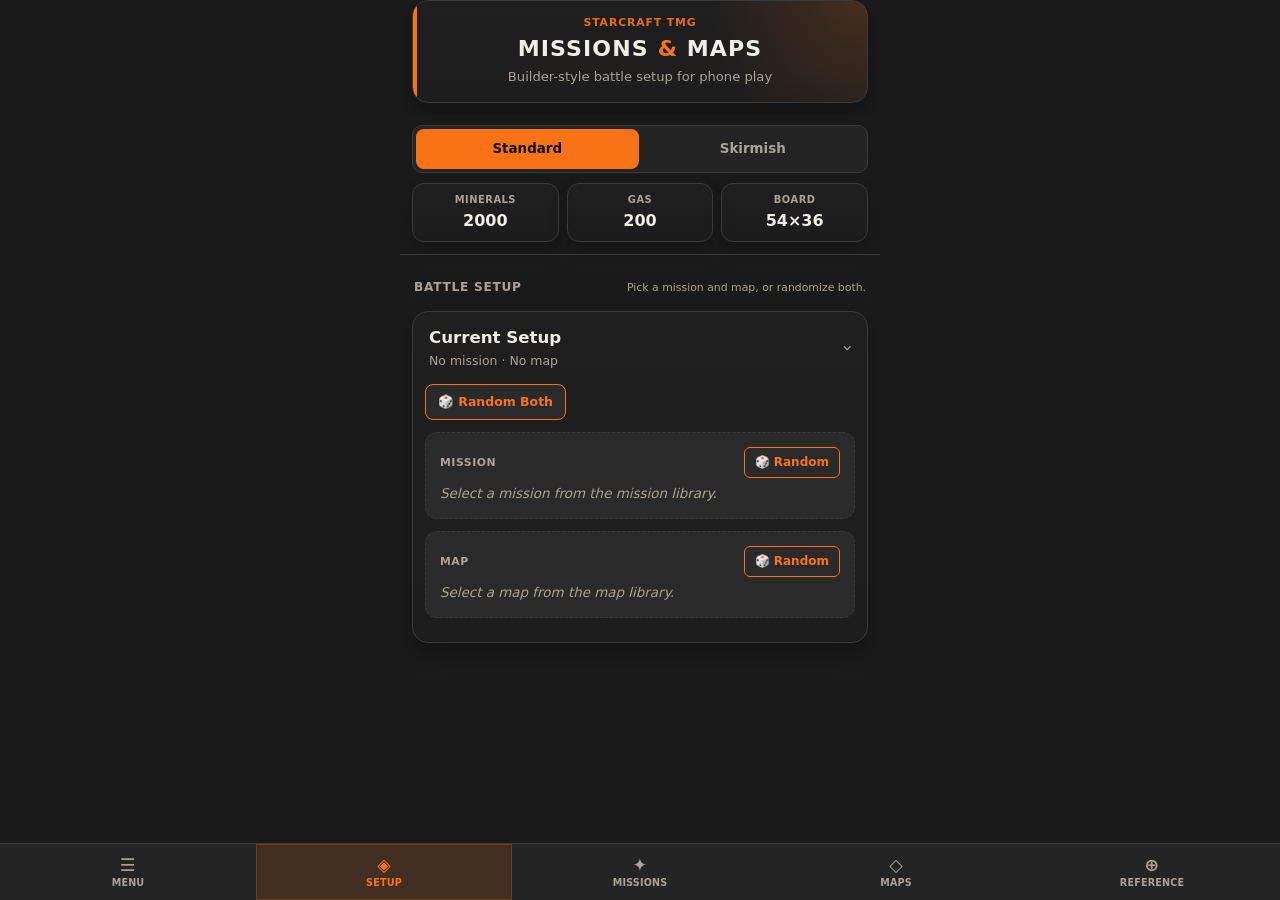
<file: Army Builder/missions.html>
<!DOCTYPE html>
<html lang="en">
<head>
  <meta charset="UTF-8">
  <meta name="viewport" content="width=device-width, initial-scale=1.0, maximum-scale=1.0, user-scalable=no, viewport-fit=cover">
  <meta name="apple-mobile-web-app-capable" content="yes">
  <meta name="apple-mobile-web-app-status-bar-style" content="black-translucent">
  <meta name="theme-color" content="#201711">
  <title>Missions & Maps - StarCraft TMG</title>
  <style>
    * { box-sizing: border-box; margin: 0; padding: 0; }
    :root {
      --bg: #1a1a1a;
      --panel: #242424;
      --panel-2: #2a2a2a;
      --panel-3: #303030;
      --text: #f0eee8;
      --muted: #a8a299;
      --border: #3a3a3a;
      --accent: #f97316;
      --accent-rgb: 249,115,22;
      --mission: #fb923c;
      --map: #22d3ee;
      --standard: #f59e0b;
      --skirmish: #14b8a6;
      --red: #ef4444;
      --blue: #3b82f6;
      --radius: 16px;
      --radius-sm: 10px;
      --shadow: 0 10px 24px rgba(0,0,0,0.28);
    }
    html, body { background: var(--bg); color: var(--text); overflow-x: hidden; scrollbar-width: none; }
    body {
      font-family: Inter, -apple-system, BlinkMacSystemFont, 'Segoe UI', system-ui, sans-serif;
      min-height: 100vh; min-height: 100dvh; line-height: 1.45;
      -webkit-tap-highlight-color: transparent;
      padding-bottom: calc(88px + env(safe-area-inset-bottom));
    }
    body::-webkit-scrollbar { width: 0; height: 0; display: none; }
    a { color: inherit; text-decoration: none; }
    button { font: inherit; }
    .app { max-width: 480px; margin: 0 auto; padding: 0 12px 12px; }
    .header { position:relative; text-align:center; padding:14px 12px 16px; border:1px solid var(--border); border-radius:var(--radius); margin-bottom: 12px; background:radial-gradient(circle at top right, rgba(var(--accent-rgb),.18), transparent 34%), linear-gradient(180deg, rgba(255,255,255,.025), rgba(255,255,255,.01)); box-shadow:var(--shadow); overflow:hidden; }
    .header::before { content:""; position:absolute; left:0; top:0; bottom:0; width:4px; background:var(--accent); }
    .eyebrow { color:rgba(var(--accent-rgb),.92); font-size:.68rem; text-transform:uppercase; letter-spacing:.08em; font-weight:800; margin-bottom:6px; }
    .title { font-size:1.38rem; font-weight:800; text-transform:uppercase; letter-spacing:.05em; line-height:1.1; }
    .title span { color:var(--accent); }
    .subtitle { margin-top:6px; color:var(--muted); font-size:.82rem; }
    .sticky-top { position: sticky; top:0; z-index:100; background: linear-gradient(180deg, rgba(26,26,26,.98), rgba(26,26,26,.92)); backdrop-filter: blur(10px); margin:0 -12px 16px; padding:calc(env(safe-area-inset-top,0px) + 10px) 12px 12px; border-bottom:1px solid var(--border); }
    .size-switch { display:flex; background:var(--panel); border:1px solid var(--border); border-radius: 10px; padding:3px; gap:3px; margin-bottom:10px; }
    .size-btn { flex:1; border:none; border-radius:8px; background:transparent; color:var(--muted); padding:10px 8px; font-size:.84rem; font-weight:800; cursor:pointer; }
    .size-btn.active { background: var(--accent); color:#111; }
    .summary-grid { display:grid; grid-template-columns: repeat(3, 1fr); gap:8px; }
    .summary-card { background:linear-gradient(180deg, rgba(255,255,255,.025), rgba(255,255,255,.01)); border:1px solid var(--border); border-radius:12px; padding:9px 8px; text-align:center; box-shadow:0 8px 18px rgba(0,0,0,.16); }
    .summary-label { color:var(--muted); font-size:.62rem; text-transform:uppercase; letter-spacing:.05em; font-weight:800; margin-bottom:2px; }
    .summary-value { font-size:1rem; font-weight:800; }
    .section { margin-bottom:16px; }
    .section-head { display:flex; justify-content:space-between; align-items:center; gap:10px; padding:8px 2px; margin-bottom:6px; }
    .section-head-meta { min-width:0; }
    .section-head-actions { display:flex; gap:8px; flex-wrap:wrap; justify-content:flex-end; }
    .section-title { font-size:.76rem; text-transform:uppercase; letter-spacing:.06em; color:var(--muted); font-weight:800; }
    .section-note { font-size:.68rem; color:var(--muted); }
    .group-card, .setup-card, .library-card { background:linear-gradient(180deg, rgba(255,255,255,.025), rgba(255,255,255,.01)); border:1px solid var(--border); border-radius:var(--radius); box-shadow: var(--shadow); overflow:hidden; margin-bottom:12px; }
    .group-header { display:flex; justify-content:space-between; align-items:center; padding:14px 16px; cursor:pointer; user-select:none; gap:10px; }
    .group-title { font-size:1.04rem; font-weight:800; }
    .group-subtitle { font-size:.78rem; color:var(--muted); margin-top:2px; }
    .group-body { padding: 0 12px 12px; }
    .chev { color:var(--muted); font-size:18px; transition: transform .18s; flex-shrink:0; }
    .open > .group-header .chev, .card.open .chev { transform: rotate(90deg); }
    .actions { display:flex; gap:8px; flex-wrap:wrap; margin-bottom:12px; }
    .btn { border:1px solid var(--border); background:var(--panel-2); color:var(--text); border-radius:8px; padding:8px 12px; font-size:.78rem; font-weight:700; cursor:pointer; }
    .btn.accent { color:var(--accent); border-color:var(--accent); }
    .btn.map { color:var(--map); border-color:var(--map); }
    .btn.danger { color:#f87171; border-color:#ef4444; }
    .selected-slot { background:var(--panel-2); border:1px dashed var(--border); border-radius:12px; padding:14px; margin-bottom:12px; }
    .selected-slot.filled { border-style:solid; border-color:var(--accent); background:rgba(234,179,8,.06); }
    .slot-top { display:flex; align-items:center; justify-content:space-between; gap:8px; margin-bottom:6px; }
    .slot-label { font-size:.68rem; text-transform:uppercase; letter-spacing:.05em; color:var(--muted); font-weight:800; }
    .slot-empty { color:var(--muted); font-size:.84rem; font-style:italic; }
    .setup-head { display:flex; align-items:center; gap:10px; padding:14px; cursor:pointer; user-select:none; background:rgba(var(--accent-rgb),.07); }
    .setup-type { font-size:.66rem; text-transform:uppercase; letter-spacing:.05em; font-weight:800; color:var(--accent); background:rgba(var(--accent-rgb),.15); padding:3px 8px; border-radius:5px; }
    .setup-name { font-size:1rem; font-weight:800; }
    .setup-meta { font-size:.76rem; color:var(--muted); margin-top:2px; }
    .setup-head .spacer { flex:1; }
    .tiny-btn { border:1px solid var(--border); background:var(--panel-2); color:var(--muted); border-radius:6px; padding:6px 10px; font-size:.75rem; font-weight:700; cursor:pointer; }
    .tiny-btn.random { color:var(--accent); border-color:var(--accent); }
    .tiny-btn.remove { color:#f87171; border-color:#ef4444; }
    .setup-body { padding: 0 14px 14px; }
    .card { background:var(--panel); border:1px solid var(--border); border-radius:var(--radius); overflow:hidden; margin-bottom:8px; box-shadow: var(--shadow); }
    .card.mission { border-left:3px solid var(--mission); }
    .card.map { border-left:3px solid var(--map); }
    .divider { display:flex; align-items:center; gap:12px; margin:12px 0 16px; }
    .divider-line { flex:1; height:1px; background:var(--border); }
    .divider-text { font-size:.7rem; color:var(--muted); text-transform:uppercase; letter-spacing:.08em; font-weight:600; }
    .card-head { display:flex; align-items:flex-start; gap:12px; padding:14px; cursor:pointer; user-select:none; }
    .card-main { flex:1; min-width:0; padding-top:2px; }
    .card-name { font-size:1rem; font-weight:800; }
    .card-meta { font-size:.75rem; color:var(--muted); margin-top:2px; }
    .card-head.library-card-head { align-items:center; }
    .card-head.library-card-head .card-main { padding-top:0; }
    .card-topline { display:flex; align-items:center; gap:10px; min-width:0; }
    .card-topline .card-name { min-width:0; }
    .card-topline .stats { margin-left:auto; }
    .card-side { display:flex; align-items:center; gap:8px; margin-left:auto; flex-shrink:0; }
    .stats { display:flex; gap:8px; flex-shrink:0; }
    .stat-pill { display:flex; flex-direction:column; align-items:center; justify-content:center; min-width:52px; padding:6px 8px; background:var(--panel-2); border-radius:8px; font-size:.92rem; font-weight:800; }
    .stat-pill span { font-size:.58rem; color:var(--muted); text-transform:uppercase; letter-spacing:.04em; }
    .card-actions { display:flex; align-items:center; gap:8px; }
    .card-head.setup-card-head { align-items:center; }
    .card-head.setup-card-head .card-main { flex:1 1 0; }
    .card-head.setup-card-head .setup-stats { margin-left:auto; }
    .mission .card-head.setup-card-head { position:relative; align-items:flex-start; padding-right:126px; }
    .mission .card-head.setup-card-head .card-main { display:flex; flex-direction:column; align-items:flex-start; gap:10px; }
    .mission .card-head.setup-card-head .setup-stats { margin-left:0; }
    .mission .card-head.setup-card-head .card-actions { position:absolute; top:14px; right:14px; margin-left:0; align-self:flex-start; }
    .map .card-head.setup-card-head { position:relative; align-items:flex-start; padding-right:126px; }
    .map .card-head.setup-card-head .card-actions { position:absolute; top:14px; right:14px; margin-left:0; align-self:flex-start; }
    .pick { width:24px; height:24px; border:2px solid var(--border); border-radius:999px; display:grid; place-items:center; flex-shrink:0; background:transparent; }
    .pick::after { content:'✓'; font-size:12px; font-weight:800; color:transparent; }
    .card.selected .pick { border-color:var(--accent); background:var(--accent); }
    .card.selected .pick::after { color:#111; }
    .card-body { padding:0 14px 14px; }
    .info-box { background:var(--panel-2); border-radius:10px; padding:10px 12px; margin-bottom:10px; }
    .info-title { font-size:.68rem; color:var(--accent); text-transform:uppercase; letter-spacing:.05em; font-weight:800; margin-bottom:8px; }
    .rule { font-size:.84rem; line-height:1.5; margin-bottom:6px; padding-left:12px; position:relative; }
    .rule:last-child { margin-bottom:0; }
    .rule::before { content:'•'; position:absolute; left:0; color:var(--muted); }
    .ability-name { font-size:.88rem; font-weight:700; }
    .ability-name span { color:var(--muted); font-weight:500; font-size:.8rem; }
    .ability-desc { font-size:.84rem; margin-top:4px; line-height:1.48; }
    .special { border:1px solid rgba(var(--accent-rgb),.3); background:rgba(var(--accent-rgb),.1); }
    .map-svg { width:100%; height:auto; display:block; border-radius:10px; margin-bottom:10px; background:var(--panel-2); }
    .legend, .marker-box { background:var(--panel-2); border-radius:10px; padding:10px 12px; margin-bottom:10px; }
    .legend { display:flex; flex-wrap:wrap; gap:12px; }
    .legend-item { display:flex; align-items:center; gap:6px; font-size:.75rem; color:var(--muted); }
    .legend-color { width:16px; height:12px; border-radius:3px; }
    .legend-color.red { background:rgba(239,68,68,.3); border:1px solid var(--red); }
    .legend-color.blue { background:rgba(59,130,246,.3); border:1px solid var(--blue); }
    .legend-circle { width:18px; height:18px; border-radius:50%; border:1.5px solid var(--text); display:grid; place-items:center; font-size:.65rem; font-weight:800; }
    .setup-section { background:var(--panel-2); border-radius:10px; padding:12px; margin-bottom:10px; }
    .setup-title { font-size:.84rem; font-weight:700; margin-bottom:8px; display:flex; align-items:center; gap:8px; }
    .setup-section details { margin:-12px; }
    .setup-section summary { list-style:none; cursor:pointer; display:flex; align-items:center; justify-content:space-between; gap:10px; padding:12px; }
    .setup-section summary::-webkit-details-marker { display:none; }
    .setup-section summary::after { content:'›'; color:var(--muted); font-size:18px; transition:transform .18s ease; }
    .setup-section details[open] summary::after { transform:rotate(90deg); }
    .setup-section-body { padding:0 12px 12px; }
    .deployment-team { margin-bottom:12px; }
    .deployment-team:last-child { margin-bottom:0; }
    .deployment-team .divider { margin-top:0; }
    .dot { width:10px; height:10px; border-radius:50%; flex-shrink:0; }
    .dot.red { background:var(--red); }
    .dot.blue { background:var(--blue); }
    .setup-step { font-size:.8rem; line-height:1.5; margin-bottom:7px; padding-left:14px; position:relative; }
    .setup-step:last-child { margin-bottom:0; }
    .setup-step::before { content:'•'; position:absolute; left:0; color:var(--muted); }
    .marker-title { font-size:.68rem; text-transform:uppercase; letter-spacing:.05em; color:var(--muted); font-weight:800; margin-bottom:8px; }
    .marker-row { display:flex; align-items:flex-start; gap:10px; margin-bottom:6px; }
    .marker-row:last-child { margin-bottom:0; }
    .badge { width:22px; height:22px; border-radius:50%; border:2px solid var(--text); display:grid; place-items:center; font-size:.74rem; font-weight:800; background:var(--panel-3); flex-shrink:0; }
    .badge.center { background:var(--accent); border-color:var(--accent); color:#111; }
    .marker-desc { font-size:.8rem; line-height:1.4; padding-top:2px; }
    .notes { font-size:.8rem; color:var(--muted); font-style:italic; background:rgba(var(--accent-rgb),.08); border-left:2px solid var(--accent); border-radius:10px; padding:10px 12px; }
    @media (max-width: 640px) {
      .section-head { align-items:flex-start; }
      .section-head-actions { width:100%; justify-content:flex-start; }
      .card-head { flex-wrap:wrap; }
      .card-main { flex:1 1 100%; }
      .card-head.library-card-head { flex-wrap:nowrap; align-items:flex-start; }
      .card-head.library-card-head .card-main { flex:1 1 0; }
      .card-topline { flex-wrap:wrap; }
      .card-topline .stats { margin-left:0; }
      .card-side { width:100%; justify-content:space-between; margin-left:0; }
      .stats { flex-wrap:wrap; gap:6px; }
      .card-actions { margin-left:auto; }
      .card-head.setup-card-head .card-main { flex:1 1 calc(100% - 112px); }
      .card-head.setup-card-head .setup-stats { margin-left:0; }
      .mission .card-head.setup-card-head { padding-right:114px; }
      .mission .card-head.setup-card-head .card-main { flex:1 1 calc(100% - 120px); }
      .mission .card-head.setup-card-head .card-actions { top:14px; right:14px; }
      .map .card-head.setup-card-head { padding-right:114px; }
      .map .card-head.setup-card-head .card-actions { top:14px; right:14px; }
    }
    .bottom-nav { position:fixed; left:0; right:0; bottom:0; z-index:140; background:var(--panel); border-top:1px solid var(--border); display:flex; padding-bottom:env(safe-area-inset-bottom); }
    .nav-grid { width:100%; margin:0; display:flex; }
    .nav-btn { flex:1; padding:6px 4px; border:none; background:transparent; color:var(--muted); font-size:.6rem; font-weight:600; text-transform:uppercase; letter-spacing:.02em; cursor:pointer; transition:all .15s; display:flex; flex-direction:column; align-items:center; justify-content:center; gap:2px; min-height:56px; border-radius:0; }
    .nav-btn.active { color:var(--accent); background:rgba(var(--accent-rgb),.14); box-shadow: inset 0 0 0 1px rgba(var(--accent-rgb),.22); }
    .nav-btn:not(.active):hover { color:var(--text); background:var(--panel-2); }
    .nav-btn .icon { font-size:1.1rem; line-height:1; }
    .nav-btn .label { line-height:1; display:block; transform:translateY(1px); }
    .tab-panel { display:none; }
    .tab-panel.active { display:block; }
    .modal-overlay { position:fixed; inset:0; background:rgba(0,0,0,.8); display:none; align-items:center; justify-content:center; z-index:200; padding:16px; }
    .modal-overlay.open { display:flex; }
    .modal { width:100%; max-width:440px; max-height:80vh; background:var(--panel); border:1px solid var(--border); border-radius:16px; display:flex; flex-direction:column; overflow:hidden; }
    .modal-head { padding:14px 16px; border-bottom:1px solid var(--border); display:flex; align-items:center; justify-content:space-between; }
    .modal-title { font-size:1.04rem; font-weight:800; }
    .modal-close { width:32px; height:32px; border:none; border-radius:50%; background:var(--panel-2); color:var(--text); font-size:1.2rem; cursor:pointer; }
    .modal-body { padding:16px; overflow:auto; }
    .export-area { width:100%; min-height:300px; background:var(--panel-2); border:1px solid var(--border); border-radius:10px; padding:12px; color:var(--text); font: 12px/1.5 ui-monospace, SFMono-Regular, Consolas, monospace; resize:none; }
    .hint { color:var(--muted); font-size:.75rem; text-align:center; margin-top:8px; }
    /* App Menu */
    .app-menu-btn { display:none; }
    .app-menu-overlay { position:fixed; inset:0; background:rgba(0,0,0,.55); backdrop-filter:blur(3px); z-index:9998; opacity:0; pointer-events:none; transition:opacity .18s ease; }
    .app-menu-overlay.open { opacity:1; pointer-events:auto; }
    .app-menu-panel { position:fixed; top:0; left:0; bottom:0; width:min(82vw,320px); background:linear-gradient(180deg, #241913 0%, #1d1714 100%); border-right:1px solid rgba(255,255,255,.08); box-shadow:18px 0 38px rgba(0,0,0,.4); z-index:9999; transform:translateX(-105%); opacity:0; transition:transform .24s ease, opacity .2s ease; padding:calc(env(safe-area-inset-top,0px) + 18px) 14px calc(env(safe-area-inset-bottom,0px) + 18px); display:flex; flex-direction:column; }
    .app-menu-panel.open { transform:translateX(0); opacity:1; }
    body.app-menu-open { overflow:hidden; }
    .app-menu-head { display:flex; align-items:flex-start; justify-content:space-between; gap:12px; padding:0 4px 12px; border-bottom:1px solid rgba(255,255,255,.08); margin-bottom:12px; opacity:0; transform:translateY(8px); transition:opacity .18s ease .03s, transform .22s ease .03s; }
    .app-menu-head-copy { min-width:0; }
    .app-menu-eyebrow { color:#c7b8aa; font-size:.68rem; text-transform:uppercase; letter-spacing:.08em; font-weight:800; margin-bottom:4px; }
    .app-menu-title { color:var(--text); font-size:1.05rem; font-weight:800; }
    .app-menu-close { width:32px; height:32px; flex:0 0 32px; border-radius:999px; border:1px solid rgba(255,255,255,.12); background:rgba(255,255,255,.04); color:var(--text); font-size:1.2rem; line-height:1; cursor:pointer; transition:background .18s ease, border-color .18s ease, transform .18s ease; }
    .app-menu-close:hover { background:rgba(255,255,255,.08); border-color:rgba(255,255,255,.2); transform:translateY(-1px); }
    .app-menu-list { display:flex; flex-direction:column; gap:8px; opacity:0; transform:translateY(10px); transition:opacity .18s ease .06s, transform .22s ease .06s; }
    .app-menu-section-label { padding:10px 12px 2px; color:var(--muted); font-size:.8rem; font-weight:600; }
    .app-menu-link { display:flex; align-items:center; gap:10px; padding:12px 12px; border-radius:12px; color:var(--text); border:1px solid transparent; background:rgba(255,255,255,.02); font-weight:700; transition:transform .18s ease, background .18s ease, border-color .18s ease, color .18s ease; }
    .app-menu-link:hover { background:rgba(255,255,255,.05); border-color:rgba(255,255,255,.06); transform:translateX(4px); }
    body.app-menu-open .app-menu-head,
    body.app-menu-open .app-menu-list { opacity:1; transform:translateY(0); }
    .app-menu-link.current { border-color:rgba(var(--accent-rgb),.7); background:rgba(var(--accent-rgb),.14); color:#fff; }
    .app-menu-icon { width:18px; text-align:center; opacity:.9; }

  </style>
</head>
<body>

  <button class="app-menu-btn" id="appMenuBtn" aria-label="Open navigation menu" aria-expanded="false" aria-controls="appMenuPanel"><span class="bars"></span></button>
  <div class="app-menu-overlay" id="appMenuOverlay"></div>
  <aside class="app-menu-panel" id="appMenuPanel" aria-hidden="true">
  </aside>

  <div class="app">
    <header class="header">
      <div class="eyebrow">StarCraft TMG</div>
      <div class="title">Missions <span>&</span> Maps</div>
      <div class="subtitle">Builder-style battle setup for phone play</div>
    </header>

    <div class="sticky-top">
      <div class="size-switch">
        <button class="size-btn active" data-size="standard">Standard</button>
        <button class="size-btn" data-size="skirmish">Skirmish</button>
      </div>
      <div class="summary-grid">
        <div class="summary-card"><div class="summary-label">Minerals</div><div class="summary-value" id="sum-minerals">2000</div></div>
        <div class="summary-card"><div class="summary-label">Gas</div><div class="summary-value" id="sum-gas">200</div></div>
        <div class="summary-card"><div class="summary-label">Board</div><div class="summary-value" id="sum-board">54×36</div></div>
      </div>
    </div>

    <section id="panel-setup" class="tab-panel active"></section>
    <section id="panel-missions" class="tab-panel"></section>
    <section id="panel-maps" class="tab-panel"></section>
    <section id="panel-ref" class="tab-panel"></section>
  </div>

  <nav class="bottom-nav">
    <div class="nav-grid">
      <button class="nav-btn" type="button" id="bottomMenuBtn"><span class="icon">☰</span><span class="label">Menu</span></button>
      <button class="nav-btn active" data-tab="setup"><span class="icon">◈</span><span class="label">Setup</span></button>
      <button class="nav-btn" data-tab="missions"><span class="icon">✦</span><span class="label">Missions</span></button>
      <button class="nav-btn" data-tab="maps"><span class="icon">◇</span><span class="label">Maps</span></button>
      <button class="nav-btn" data-tab="ref"><span class="icon">⊕</span><span class="label">Reference</span></button>
    </div>
  </nav>

  <div class="modal-overlay" id="exportModal">
    <div class="modal">
      <div class="modal-head"><div class="modal-title">Export Battle Setup</div><button class="modal-close" id="closeModal">×</button></div>
      <div class="modal-body"><textarea class="export-area" id="exportArea" readonly></textarea><div class="hint">Tap inside the text box to select and copy.</div></div>
    </div>
  </div>

  <script src="./runtime/payloads/reference-page-shell.js"></script>
  <script src="./runtime/payloads/mission-setup.js"></script>
  <script>
    const MISSION_SETUP_DATA = window.__missionSetupData || { missions: [], maps: [] };
    const MISSIONS = Array.isArray(MISSION_SETUP_DATA.missions) ? MISSION_SETUP_DATA.missions : [];
    const MAPS = Array.isArray(MISSION_SETUP_DATA.maps) ? MISSION_SETUP_DATA.maps : [];
    const missionSetupAvailable = MISSIONS.length > 0 && MAPS.length > 0;
    const STORAGE_KEY = 'starcraft_tmg_missions_builder_state_v1';
    const state = { battleSize: 'standard', selectedMissionId: null, selectedMapId: null, setupMissionOpen: false, setupMapOpen: false, activeTab: 'setup' };

    function loadState() {
      try { const raw = localStorage.getItem(STORAGE_KEY); if (!raw) return; Object.assign(state, JSON.parse(raw)); } catch (e) {}
    }
    function saveState() { localStorage.setItem(STORAGE_KEY, JSON.stringify(state)); }
    function activeMissions() { return MISSIONS.filter(m => m.type.toLowerCase() === state.battleSize); }
    function activeMaps() { return MAPS.filter(m => m.type.toLowerCase() === state.battleSize); }
    function selectedMission() { return MISSIONS.find(m => m.id === state.selectedMissionId) || null; }
    function selectedMap() { return MAPS.find(m => m.id === state.selectedMapId) || null; }
    function toggleTab(tab) { state.activeTab = tab; saveState(); render(); }
    function setBattleSize(size) { state.battleSize = size; const m = selectedMission(); const mp = selectedMap(); if (m && m.type.toLowerCase() !== size) { state.selectedMissionId = null; state.setupMissionOpen = false; } if (mp && mp.type.toLowerCase() !== size) { state.selectedMapId = null; state.setupMapOpen = false; } saveState(); render(); }
    function selectMission(id) { state.selectedMissionId = state.selectedMissionId === id ? null : id; if (!state.selectedMissionId) state.setupMissionOpen = false; saveState(); render(); }
    function selectMap(id) { state.selectedMapId = state.selectedMapId === id ? null : id; if (!state.selectedMapId) state.setupMapOpen = false; saveState(); render(); }
    function randomMission() { const pool = activeMissions().filter(m => m.id !== state.selectedMissionId); const pick = (pool.length ? pool : activeMissions())[Math.floor(Math.random() * activeMissions().length)]; if (pick) state.selectedMissionId = pick.id; state.setupMissionOpen = false; saveState(); render(); }
    function randomMap() { const pool = activeMaps().filter(m => m.id !== state.selectedMapId); const source = pool.length ? pool : activeMaps(); const pick = source[Math.floor(Math.random() * source.length)]; if (pick) state.selectedMapId = pick.id; state.setupMapOpen = false; saveState(); render(); }
    function randomBoth() { const ms = activeMissions(); const mp = activeMaps(); if (ms.length) state.selectedMissionId = ms[Math.floor(Math.random()*ms.length)].id; if (mp.length) state.selectedMapId = mp[Math.floor(Math.random()*mp.length)].id; state.setupMissionOpen = false; state.setupMapOpen = false; saveState(); render(); }
    function clearSetup() { state.selectedMissionId = null; state.selectedMapId = null; state.setupMissionOpen = false; state.setupMapOpen = false; saveState(); render(); }
    function toggleSetupMission() { state.setupMissionOpen = !state.setupMissionOpen; saveState(); render(); }
    function toggleSetupMap() { state.setupMapOpen = !state.setupMapOpen; saveState(); render(); }
    function escapeHtml(s) { return String(s).replace(/[&<>"]/g, c => ({'&':'&amp;','<':'&lt;','>':'&gt;','"':'&quot;'}[c])); }
    function renderRules(items) { return items.map(t => `<div class="rule">${escapeHtml(t)}</div>`).join(''); }
    function renderDeploymentSection(map) {
      if (!map?.redSetup && !map?.blueSetup && !(Array.isArray(map?.markerSetup) && map.markerSetup.length)) return '';
      const red = map.redSetup ? `<div class="deployment-team"><div class="divider"><div class="divider-line"></div><div class="divider-text">Red Deployment: ${escapeHtml(map.redSetup.title)}</div><div class="divider-line"></div></div>${map.redSetup.instructions.map(i=>`<div class="setup-step">${escapeHtml(i)}</div>`).join('')}</div>` : '';
      const blue = map.blueSetup ? `<div class="deployment-team"><div class="divider"><div class="divider-line"></div><div class="divider-text">Blue Deployment: ${escapeHtml(map.blueSetup.title)}</div><div class="divider-line"></div></div>${map.blueSetup.instructions.map(i=>`<div class="setup-step">${escapeHtml(i)}</div>`).join('')}</div>` : '';
      const markers = Array.isArray(map.markerSetup) && map.markerSetup.length
        ? `<div class="deployment-team"><div class="divider"><div class="divider-line"></div><div class="divider-text">Mission Markers</div><div class="divider-line"></div></div>${map.markerSetup.slice().sort((a,b)=>a.num-b.num).map(m=>`<div class="marker-row"><span class="badge ${m.num===5 ? 'center' : ''}">${m.num}</span><span class="marker-desc">${escapeHtml(m.desc)}</span></div>`).join('')}</div>`
        : '';
      return `<div class="setup-section"><details><summary><div class="setup-title">Deployment</div></summary><div class="setup-section-body">${red}${blue}${markers}</div></details></div>`;
    }
    function renderMissingDataNotice() {
      return `<div class="group-card open"><div class="group-header"><div><div class="group-title">Mission Data Unavailable</div><div class="group-subtitle">The external mission payload did not load.</div></div><span class="chev">›</span></div><div class="group-body"><div class="info-box special"><div class="info-title">What to check</div><div class="rule">Make sure <code>runtime/payloads/mission-setup.js</code> is present and loaded before this page script runs.</div><div class="rule">Run the rebuild pipeline again if the mission payload is missing or stale.</div></div></div></div>`;
    }
    function renderMissionCard(m, inSetup=false, open=false) {
      const selected = state.selectedMissionId === m.id;
      return `<article class="card mission ${selected ? 'selected' : ''} ${open ? 'open' : ''}">
        <div class="card-head ${inSetup ? 'setup-card-head' : 'library-card-head'}" onclick="${inSetup ? 'toggleSetupMission()' : `toggleMissionOpen('${m.id}')`}">
          ${!inSetup ? `<div class="pick" onclick="event.stopPropagation(); selectMission('${m.id}')"></div>` : `<span class="setup-type">Mission</span>`}
          <div class="card-main">${inSetup ? `<div><div class="card-name">${escapeHtml(m.name)}</div><div class="card-meta">${escapeHtml(m.type)} · ${m.gameLength} Rounds</div></div><div class="stats setup-stats"><div class="stat-pill"><span>Supply</span>${m.supply}</div><div class="stat-pill"><span>Per Rnd</span>${m.perRound}</div></div>` : `<div class="card-topline"><div class="card-name">${escapeHtml(m.name)}</div><div class="stats"><div class="stat-pill"><span>Supply</span>${m.supply}</div><div class="stat-pill"><span>Per Rnd</span>${m.perRound}</div></div></div><div class="card-meta">${escapeHtml(m.type)} · ${m.gameLength} Rounds</div>`}</div>
          ${inSetup
            ? `<div class="card-actions"><button class="tiny-btn random" onclick="event.stopPropagation(); randomMission()">🎲</button><button class="tiny-btn remove" onclick="event.stopPropagation(); state.selectedMissionId=null; state.setupMissionOpen=false; saveState(); render();">✕</button><span class="chev">›</span></div>`
            : `<div class="card-actions"><span class="chev">›</span></div>`}
        </div>
        ${open ? `<div class="card-body"><div class="info-box"><div class="info-title">Mission Parameters</div>${renderRules(m.parameters)}</div><div class="info-box"><div class="info-title">Scoring Conditions</div>${renderRules(m.scoring)}</div>${m.additionalRules ? `<div class="info-box"><div class="info-title">Additional Rules</div>${m.additionalRules.map(r=>`<div class="ability-name">${escapeHtml(r.name)} <span>(${escapeHtml(r.phase)})</span></div><div class="ability-desc">${escapeHtml(r.description)}</div>`).join('')}</div>` : ''}<div class="info-box special"><div class="info-title">Special Winning Condition</div><div class="rule">${escapeHtml(m.special)}</div></div></div>` : ''}
      </article>`;
    }
    function mapSvg(map) {
      const scale=6, w=map.width*scale, h=map.height*scale;
      const vLines = Array.from({length: Math.floor(map.width/6)+1}, (_,i)=>`<line x1="${i*6*scale}" y1="0" x2="${i*6*scale}" y2="${h}" stroke="var(--border)" stroke-width="0.5" stroke-dasharray="2,2"/>`).join('');
      const hLines = Array.from({length: Math.floor(map.height/6)+1}, (_,i)=>`<line x1="0" y1="${i*6*scale}" x2="${w}" y2="${i*6*scale}" stroke="var(--border)" stroke-width="0.5" stroke-dasharray="2,2"/>`).join('');
      const red = map.redZones.map(z=>`<rect x="${z.x*scale}" y="${z.y*scale}" width="${z.w*scale}" height="${z.h*scale}" fill="rgba(239,68,68,.3)" stroke="#ef4444" stroke-width="1.5"/>`).join('');
      const blue = map.blueZones.map(z=>`<rect x="${z.x*scale}" y="${z.y*scale}" width="${z.w*scale}" height="${z.h*scale}" fill="rgba(59,130,246,.3)" stroke="#3b82f6" stroke-width="1.5"/>`).join('');
      const markers = map.markers.map(m=>`<g><circle cx="${m.x*scale}" cy="${m.y*scale}" r="12" fill="${m.num===5 ? 'var(--accent)' : 'var(--panel-3)'}" stroke="var(--text)" stroke-width="2"/><text x="${m.x*scale}" y="${m.y*scale+1}" text-anchor="middle" dominant-baseline="middle" fill="${m.num===5 ? '#111' : 'var(--text)'}" font-size="12" font-weight="700">${m.num}</text></g>`).join('');
      return `<svg viewBox="0 0 ${w} ${h}" class="map-svg"><rect x="0" y="0" width="${w}" height="${h}" fill="var(--panel-2)"/>${vLines}${hLines}${red}${blue}${markers}<rect x="0" y="0" width="${w}" height="${h}" fill="none" stroke="var(--text)" stroke-width="2"/></svg>`;
    }
    function renderMapCard(map, inSetup=false, open=false) {
      const selected = state.selectedMapId === map.id;
      return `<article class="card map ${selected ? 'selected' : ''} ${open ? 'open' : ''}">
        <div class="card-head ${inSetup ? 'setup-card-head' : 'library-card-head'}" onclick="${inSetup ? 'toggleSetupMap()' : `toggleMapOpen('${map.id}')`}">
          ${!inSetup ? `<div class="pick" onclick="event.stopPropagation(); selectMap('${map.id}')"></div>` : `<span class="setup-type">Map</span>`}
          <div class="card-main">${inSetup ? `<div class="card-name">${escapeHtml(map.name)}</div><div class="card-meta">${escapeHtml(map.type)} · ${escapeHtml(map.size)}</div>` : `<div class="card-topline"><div class="card-name">${escapeHtml(map.name)}</div></div><div class="card-meta">${escapeHtml(map.type)} · ${escapeHtml(map.size)}</div>`}</div>
          ${inSetup
            ? `<div class="card-actions"><button class="tiny-btn random" onclick="event.stopPropagation(); randomMap()">🎲</button><button class="tiny-btn remove" onclick="event.stopPropagation(); state.selectedMapId=null; state.setupMapOpen=false; saveState(); render();">✕</button><span class="chev">›</span></div>`
            : `<div class="card-actions"><span class="chev">›</span></div>`}
        </div>
        ${open ? `<div class="card-body">${mapSvg(map)}<div class="legend"><div class="legend-item"><span class="legend-color red"></span> Red Deployment</div><div class="legend-item"><span class="legend-color blue"></span> Blue Deployment</div><div class="legend-item"><span class="legend-circle">5</span> Objective Marker</div></div>${renderDeploymentSection(map)}<div class="notes">${escapeHtml(map.notes)}</div></div>` : ''}
      </article>`;
    }
    const missionOpen = new Set();
    const mapOpen = new Set();
    function toggleMissionOpen(id) { missionOpen.has(id) ? missionOpen.delete(id) : missionOpen.add(id); render(); }
    function toggleMapOpen(id) { mapOpen.has(id) ? mapOpen.delete(id) : mapOpen.add(id); render(); }
    function exportText() {
      const m = selectedMission(), mp = selectedMap();
      let t = `═══════════════════════════════════════
STARCRAFT TMG - BATTLE SETUP
═══════════════════════════════════════

Battle Size: ${state.battleSize==='standard' ? 'STANDARD (54" × 36")' : 'SKIRMISH (36" × 36")'}
Minerals: ${state.battleSize==='standard' ? '2,000' : '1,000'}
Gas: ${state.battleSize==='standard' ? '200' : '100'}

`;
      if (m) { t += `───────────────────────────────────────
MISSION: ${m.name}
───────────────────────────────────────
Game Length: ${m.gameLength} Rounds
Supply per Round: ${m.perRound}
Total Supply: ${m.supply}

MISSION PARAMETERS:
`; m.parameters.forEach(p=>t += `• ${p}
`); t += `
SCORING CONDITIONS:
`; m.scoring.forEach(s=>t += `• ${s}
`); if (m.additionalRules) { t += `
ADDITIONAL RULES:
`; m.additionalRules.forEach(r=>t += `• ${r.name} (${r.phase}): ${r.description}
`); } t += `
SPECIAL WINNING CONDITION:
• ${m.special}

`; } else t += `MISSION: Not selected

`;
      if (mp) { t += `───────────────────────────────────────
MAP: ${mp.name}
───────────────────────────────────────
Size: ${mp.size}

`; if (mp.redSetup) { t += `RED DEPLOYMENT: ${mp.redSetup.title}
`; mp.redSetup.instructions.forEach(i=>t+=`• ${i}
`); t += `
`; } if (mp.blueSetup) { t += `BLUE DEPLOYMENT: ${mp.blueSetup.title}
`; mp.blueSetup.instructions.forEach(i=>t+=`• ${i}
`); t += `
`; } if (mp.markerSetup) { t += `MISSION MARKERS:
`; mp.markerSetup.slice().sort((a,b)=>a.num-b.num).forEach(m=>t += `• Marker ${m.num}: ${m.desc}
`); t += `
`; } t += `NOTES: ${mp.notes}
`; } else t += `MAP: Not selected
`;
      return t;
    }
    function previewMapSvg(map) {
      if (!map || !map.width || !map.height) return '';
      const scale=6, w=map.width*scale, h=map.height*scale;
      const vLines = Array.from({length: Math.floor(map.width/6)+1}, (_,i)=>`<line x1="${i*6*scale}" y1="0" x2="${i*6*scale}" y2="${h}" stroke="#cbd5e1" stroke-width="0.6" stroke-dasharray="2,2"/>`).join('');
      const hLines = Array.from({length: Math.floor(map.height/6)+1}, (_,i)=>`<line x1="0" y1="${i*6*scale}" x2="${w}" y2="${i*6*scale}" stroke="#cbd5e1" stroke-width="0.6" stroke-dasharray="2,2"/>`).join('');
      const red = (map.redZones||[]).map(z=>`<rect x="${z.x*scale}" y="${z.y*scale}" width="${z.w*scale}" height="${z.h*scale}" fill="rgba(239,68,68,.28)" stroke="#ef4444" stroke-width="1.5"/>`).join('');
      const blue = (map.blueZones||[]).map(z=>`<rect x="${z.x*scale}" y="${z.y*scale}" width="${z.w*scale}" height="${z.h*scale}" fill="rgba(59,130,246,.28)" stroke="#3b82f6" stroke-width="1.5"/>`).join('');
      const markers = (map.markers||[]).map(m=>`<g><circle cx="${m.x*scale}" cy="${m.y*scale}" r="12" fill="${m.num===5 ? '#facc15' : '#e2e8f0'}" stroke="#0f172a" stroke-width="2"/><text x="${m.x*scale}" y="${m.y*scale+1}" text-anchor="middle" dominant-baseline="middle" fill="#0f172a" font-size="12" font-weight="700">${m.num}</text></g>`).join('');
      return `<svg viewBox="0 0 ${w} ${h}" class="scenario-map-svg"><rect x="0" y="0" width="${w}" height="${h}" fill="#f8fafc"/>${vLines}${hLines}${red}${blue}${markers}<rect x="0" y="0" width="${w}" height="${h}" fill="none" stroke="#0f172a" stroke-width="2"/></svg>`;
    }
    function openPreviewWindow(title, bodyHtml) {
      const win = window.open('', '_blank');
      if (!win) {
        window.alert('Pop-up blocked. Please allow pop-ups to open the setup preview.');
        return false;
      }
      win.document.open();
      win.document.write(`<!DOCTYPE html>
<html lang="en">
<head>
  <meta charset="UTF-8">
  <meta name="viewport" content="width=device-width, initial-scale=1.0">
  <title>${escapeHtml(title)}</title>
  <style>
    :root {
      --bg: #ffffff;
      --text: #1a1a1a;
      --muted: #5a5a5a;
      --faint: #9a9a9a;
      --border: #d0d0d0;
      --border-light: #e8e8e8;
      --header-bg: #1a1a1a;
      --header-text: #ffffff;
      --phase-assault: #b45309;
      --phase-combat: #991b1b;
      --phase-any: #4338ca;
      --phase-movement: #0e7490;
    }
    * { box-sizing: border-box; margin: 0; padding: 0; }
    body { font-family: Arial, Helvetica, sans-serif; font-size: 9.5pt; line-height: 1.35; color: var(--text); background: var(--bg); padding: 0.4in; }
    .sheet { max-width: 816px; margin: 0 auto; }
    .page-header { display: flex; justify-content: space-between; align-items: baseline; border-bottom: 2px solid var(--header-bg); padding-bottom: 6px; margin-bottom: 14px; }
    .page-header h1 { font-size: 16pt; font-weight: 700; letter-spacing: -0.02em; text-transform: uppercase; }
    .faction-tag { font-family: monospace; font-size: 8pt; color: var(--muted); letter-spacing: 0.08em; }
    .scenario-strap { margin: -2px 0 8px; padding: 5px 8px; border: 1px solid var(--border); background: linear-gradient(90deg, #f8fafc 0%, #eef2ff 100%); font-size: 8pt; color: #475569; font-style: italic; }
    .scenario-grid { display: grid; grid-template-columns: 1fr 1fr; gap: 8px; }
    .scenario-card { border: 1px solid var(--border); border-radius: 3px; overflow: hidden; break-inside: avoid; }
    .scenario-card-header { padding: 5px 8px; border-bottom: 1px solid var(--border); color: #fff; }
    .scenario-card-header.mission { background: #9a3412; }
    .scenario-card-header.map { background: #155e75; }
    .scenario-card-header.deployment { background: #334155; }
    .scenario-card-header.deploy-red { background: #7f3d3d; }
    .scenario-card-header.deploy-blue { background: #3d5a7f; }
    .scenario-card-title { font-size: 10pt; font-weight: 700; letter-spacing: 0.03em; text-transform: uppercase; }
    .scenario-card-body { padding: 8px 10px; }
    .scenario-list { display: grid; gap: 6px; }
    .scenario-line { display: grid; grid-template-columns: 84px 1fr; gap: 8px; align-items: center; font-size: 8.5pt; line-height: 1.5; padding: 2px 8px; }
    .scenario-list .scenario-line:nth-child(even) { background: #ececec; }
    .scenario-line-summary { grid-template-columns: 1fr; padding: 2px 8px 4px; margin-bottom: 2px; border-bottom: 1px solid var(--border-light); }
    .scenario-line-label { font-size: 7pt; font-weight: 700; letter-spacing: 0.06em; text-transform: uppercase; color: var(--faint); }
    .scenario-line-text { color: var(--muted); }
    .scenario-rule-list { margin-top: 10px; padding-top: 8px; border-top: 1px solid var(--border-light); }
    .scenario-map-svg { width: 100%; height: auto; display: block; border-radius: 6px; background: #f8fafc; margin-bottom: 8px; }
    .scenario-map-legend { display: flex; flex-wrap: wrap; gap: 10px; font-size: 7.5pt; color: var(--muted); margin-bottom: 8px; }
    .scenario-legend-item { display: inline-flex; align-items: center; gap: 5px; }
    .scenario-legend-swatch { width: 14px; height: 10px; border-radius: 2px; display: inline-block; }
    .scenario-legend-swatch.red { background: rgba(239,68,68,.28); border: 1px solid #ef4444; }
    .scenario-legend-swatch.blue { background: rgba(59,130,246,.28); border: 1px solid #3b82f6; }
    .scenario-legend-dot { width: 16px; height: 16px; border-radius: 50%; background: #facc15; border: 1px solid #0f172a; display: inline-grid; place-items: center; font-size: 8pt; font-weight: 700; color: #0f172a; }
    .tac-ability { margin-top: 5px; padding-top: 4px; border-top: 1px solid var(--border-light); }
    .tac-ability:first-of-type { border-top: none; padding-top: 0; }
    .tac-ability-topline { display: flex; align-items: flex-start; gap: 8px; }
    .tac-ab-meta { display: inline-flex; align-items: center; gap: 5px; flex-shrink: 0; margin-left: auto; }
    .tac-ab-name { font-weight: 700; color: var(--text); min-width: 0; }
    .tac-ab-desc { font-size: 8.5pt; color: var(--muted); margin-top: 2px; }
    .ability-type { font-size: 7.25pt; color: var(--faint); flex-shrink: 0; letter-spacing: 0.01em; }
    .meta-sep { font-size: 7pt; color: var(--faint); }
    .ability-phase { font-size: 6.5pt; font-weight: 700; text-transform: uppercase; letter-spacing: 0.04em; padding: 1px 6px; border-radius: 2px; white-space: nowrap; display: inline-block; }
    .ability-phase.assault { background: #fef3c7; color: var(--phase-assault); }
    .ability-phase.combat { background: #fee2e2; color: var(--phase-combat); }
    .ability-phase.any { background: #e0e7ff; color: var(--phase-any); }
    .ability-phase.movement { background: #d5f5f6; color: var(--phase-movement); }
    /* Library preview card styles */
    .section { margin-bottom: 16px; }
    .section h2 { font-size: 12pt; font-weight: 700; text-transform: uppercase; letter-spacing: 0.04em; border-bottom: 1px solid var(--border); padding-bottom: 4px; margin-bottom: 10px; }
    .section.mission h2 { color: #9a3412; border-bottom-color: #9a3412; }
    .section.map h2 { color: #155e75; border-bottom-color: #155e75; }
    .card { border: 1px solid var(--border); border-radius: 3px; overflow: hidden; margin-bottom: 10px; break-inside: avoid; }
    .name { font-size: 10.5pt; font-weight: 700; text-transform: uppercase; padding: 6px 10px 2px; }
    .meta { font-size: 7.5pt; color: var(--muted); padding: 0 10px 6px; text-transform: uppercase; letter-spacing: 0.04em; }
    .stats { display: flex; gap: 6px; padding: 0 10px 8px; }
    .stat { background: var(--border-light); border-radius: 3px; padding: 4px 10px; text-align: center; }
    .stat-label { font-size: 6.5pt; font-weight: 700; color: var(--faint); text-transform: uppercase; letter-spacing: 0.06em; }
    .stat-value { font-family: monospace; font-size: 10pt; font-weight: 700; }
    .block { padding: 4px 10px 8px; }
    .block-title { font-size: 7pt; font-weight: 700; text-transform: uppercase; letter-spacing: 0.08em; color: var(--faint); margin-bottom: 4px; border-bottom: 1px solid var(--border-light); padding-bottom: 2px; }
    .block ul { margin: 0; padding-left: 14px; font-size: 8.5pt; color: var(--muted); line-height: 1.55; }
    .block li { margin-bottom: 3px; }
    .note { padding: 6px 10px 8px; font-size: 8pt; color: var(--muted); font-style: italic; background: #f8fafc; border-top: 1px solid var(--border-light); }
    .sheet-head { text-align: center; margin-bottom: 16px; padding-bottom: 10px; border-bottom: 2px solid var(--header-bg); }
    .sheet-title { font-size: 16pt; font-weight: 700; text-transform: uppercase; letter-spacing: 0.04em; }
    .sheet-subtitle { font-size: 8pt; color: var(--muted); text-transform: uppercase; letter-spacing: 0.08em; margin-top: 2px; }
    .screen-only-note { margin-top: 10px; font-size: .78rem; color: var(--muted); text-align: center; }
    @media (max-width: 640px) {
      body { padding: 10px; }
      .scenario-grid { grid-template-columns: 1fr; }
    }
    @media print {
      body { padding: 0; }
      .sheet { max-width: none; }
      .screen-only-note { display: none; }
      .scenario-grid { grid-template-columns: 1fr 1fr; }
    }
  </style>
</head>
<body>
  <div class="sheet">
    ${bodyHtml}
  </div>
</body>
</html>`);
      win.document.close();
      win.focus();
      return true;
    }
    function buildMissionPreviewHtml() {
      const list = activeMissions();
      const cards = list.map(m => {
        const additional = Array.isArray(m.additionalRules) && m.additionalRules.length
          ? `<div class="block"><div class="block-title">Additional Rules</div><ul>${m.additionalRules.map(r => `<li><strong>${escapeHtml(r.name)}</strong> (${escapeHtml(r.phase)}): ${escapeHtml(r.description)}</li>`).join('')}</ul></div>`
          : '';
        return `<article class="card">
          <div class="name">${escapeHtml(m.name)}</div>
          <div class="meta">${escapeHtml(m.type)} · ${m.gameLength} Rounds</div>
          <div class="stats">
            <div class="stat"><div class="stat-label">Supply</div><div class="stat-value">${m.supply}</div></div>
            <div class="stat"><div class="stat-label">Per Round</div><div class="stat-value">${m.perRound}</div></div>
          </div>
          <div class="block"><div class="block-title">Mission Parameters</div><ul>${m.parameters.map(p => `<li>${escapeHtml(p)}</li>`).join('')}</ul></div>
          <div class="block"><div class="block-title">Scoring Conditions</div><ul>${m.scoring.map(s => `<li>${escapeHtml(s)}</li>`).join('')}</ul></div>
          ${additional}
          <div class="note"><strong>Special Winning Condition:</strong> ${escapeHtml(m.special)}</div>
        </article>`;
      }).join('');
      return `<header class="sheet-head"><div class="sheet-title">Mission Library</div><div class="sheet-subtitle">${escapeHtml(state.battleSize.charAt(0).toUpperCase() + state.battleSize.slice(1))} theater missions for StarCraft TMG</div></header><section class="section mission"><h2>Missions</h2>${cards || '<div class="card"><div class="name">No missions available</div></div>'}</section>`;
    }
    function buildMapPreviewHtml() {
      const list = activeMaps();
      const cards = list.map(map => {
        const red = map.redSetup
          ? `<div class="block"><div class="block-title">Red Deployment: ${escapeHtml(map.redSetup.title)}</div><ul>${map.redSetup.instructions.map(i => `<li>${escapeHtml(i)}</li>`).join('')}</ul></div>`
          : '';
        const blue = map.blueSetup
          ? `<div class="block"><div class="block-title">Blue Deployment: ${escapeHtml(map.blueSetup.title)}</div><ul>${map.blueSetup.instructions.map(i => `<li>${escapeHtml(i)}</li>`).join('')}</ul></div>`
          : '';
        const markers = Array.isArray(map.markerSetup) && map.markerSetup.length
          ? `<div class="block"><div class="block-title">Mission Markers</div><ul>${map.markerSetup.slice().sort((a,b)=>a.num-b.num).map(m => `<li><strong>Marker ${m.num}:</strong> ${escapeHtml(m.desc)}</li>`).join('')}</ul></div>`
          : '';
        return `<article class="card">
          <div class="name">${escapeHtml(map.name)}</div>
          <div class="meta">${escapeHtml(map.type)} · ${escapeHtml(map.size)}</div>
          ${red}
          ${blue}
          ${markers}
          <div class="note">${escapeHtml(map.notes)}</div>
        </article>`;
      }).join('');
      return `<header class="sheet-head"><div class="sheet-title">Map Library</div><div class="sheet-subtitle">${escapeHtml(state.battleSize.charAt(0).toUpperCase() + state.battleSize.slice(1))} theater maps for StarCraft TMG</div></header><section class="section map"><h2>Maps</h2>${cards || '<div class="card"><div class="name">No maps available</div></div>'}</section>`;
    }
    function buildSetupPreviewHtml() {
      const mission = selectedMission();
      const map = selectedMap();
      const sizeLabel = state.battleSize === 'standard' ? 'Standard' : 'Skirmish';

      function phaseClass(phase) {
        const v = String(phase || 'any').toLowerCase();
        if (v.startsWith('move')) return 'movement';
        if (v.startsWith('combat')) return 'combat';
        if (v.startsWith('assault')) return 'assault';
        return 'any';
      }

      function renderScenarioLine(text) {
        const match = String(text || '').match(/^([^:]+):\s*(.+)$/);
        if (match) return `<div class="scenario-line"><span class="scenario-line-label">${escapeHtml(match[1])}:</span><span class="scenario-line-text">${escapeHtml(match[2])}</span></div>`;
        return `<div class="scenario-line scenario-line-summary"><span class="scenario-line-text">${escapeHtml(text)}</span></div>`;
      }

      const missionLines = mission ? [
        `Supply ${mission.supply} with +${mission.perRound} per round for ${mission.gameLength} rounds.`,
        ...(mission.parameters || []).map(p => `Parameter: ${p}`),
        ...(mission.scoring || []).map(s => `Scoring: ${s}`),
        mission.special ? `Special: ${mission.special}` : ''
      ].filter(Boolean) : [];

      const mapLines = map ? [
        `Size: ${map.size}`,
        ...(map.markerSetup || []).sort((a,b)=>a.num-b.num).map(m => `Marker ${m.num}: ${m.desc}`),
        map.notes ? `Map Note: ${map.notes}` : ''
      ].filter(Boolean) : [];

      const missionCard = mission ? `
        <div class="scenario-card">
          <div class="scenario-card-header mission"><span class="scenario-card-title">${escapeHtml(mission.name)} (${escapeHtml(sizeLabel)})</span></div>
          <div class="scenario-card-body">
            <div class="scenario-list">${missionLines.map(renderScenarioLine).join('')}</div>
            ${Array.isArray(mission.additionalRules) && mission.additionalRules.length ? `
              <div class="scenario-rule-list">
                ${mission.additionalRules.map(rule => `
                  <div class="tac-ability">
                    <div class="tac-ability-topline">
                      <span class="tac-ab-name">${escapeHtml(rule.name || '')}</span>
                      <span class="tac-ab-meta">${rule.type ? `<span class="ability-type">${escapeHtml(rule.type)}</span>` : ''}${(rule.type && rule.phase) ? `<span class="meta-sep">-</span>` : ''}<span class="ability-phase ${phaseClass(rule.phase)}">${escapeHtml(rule.phase || 'Any')}</span></span>
                    </div>
                    ${rule.description ? `<div class="tac-ab-desc">${escapeHtml(rule.description)}</div>` : ''}
                  </div>
                `).join('')}
              </div>
            ` : ''}
          </div>
        </div>` : '';

      const mapCard = map ? `
        <div class="scenario-card">
          <div class="scenario-card-header map"><span class="scenario-card-title">${escapeHtml(map.name)}${map.size ? ` (${escapeHtml(map.size)})` : ''}</span></div>
          <div class="scenario-card-body">
            ${previewMapSvg(map)}
            <div class="scenario-map-legend">
              <span class="scenario-legend-item"><span class="scenario-legend-swatch red"></span>Red Deployment</span>
              <span class="scenario-legend-item"><span class="scenario-legend-swatch blue"></span>Blue Deployment</span>
              <span class="scenario-legend-item"><span class="scenario-legend-dot">5</span>Objective Marker</span>
            </div>
            <div class="scenario-list">${mapLines.map(renderScenarioLine).join('')}</div>
          </div>
        </div>` : '';

      const redDeployLines = map && map.redSetup ? [
        map.redSetup.title ? map.redSetup.title : '',
        ...(map.redSetup.instructions || [])
      ].filter(Boolean) : [];

      const blueDeployLines = map && map.blueSetup ? [
        map.blueSetup.title ? map.blueSetup.title : '',
        ...(map.blueSetup.instructions || [])
      ].filter(Boolean) : [];

      const redCard = redDeployLines.length ? `
        <div class="scenario-card">
          <div class="scenario-card-header deploy-red"><span class="scenario-card-title">Red Deployment</span></div>
          <div class="scenario-card-body">
            <div class="scenario-list">${redDeployLines.map(renderScenarioLine).join('')}</div>
          </div>
        </div>` : '';

      const blueCard = blueDeployLines.length ? `
        <div class="scenario-card">
          <div class="scenario-card-header deploy-blue"><span class="scenario-card-title">Blue Deployment</span></div>
          <div class="scenario-card-body">
            <div class="scenario-list">${blueDeployLines.map(renderScenarioLine).join('')}</div>
          </div>
        </div>` : '';

      const deploymentSection = (redCard || blueCard) ? `
        <div class="scenario-grid" style="margin-top:8px;">
          ${redCard}${blueCard}
        </div>` : '';

      return `
        <div class="page-header">
          <h1>Battle Setup</h1>
          <span class="faction-tag">${escapeHtml(sizeLabel)} · Mission, map, and deployment</span>
        </div>
        <div class="scenario-strap">Selected before the match so objectives and map setup live on one sheet.</div>
        <div class="scenario-grid">
          ${missionCard || `<div class="scenario-card"><div class="scenario-card-header mission"><span class="scenario-card-title">Mission (${escapeHtml(sizeLabel)})</span></div><div class="scenario-card-body"><span style="font-size:8.5pt;color:#9a9a9a;">No mission selected.</span></div></div>`}
          ${mapCard || `<div class="scenario-card"><div class="scenario-card-header map"><span class="scenario-card-title">Map</span></div><div class="scenario-card-body"><span style="font-size:8.5pt;color:#9a9a9a;">No map selected.</span></div></div>`}
        </div>
        ${deploymentSection}`;
    }
    function openMissionPreview() { openPreviewWindow('Mission Library Preview', buildMissionPreviewHtml()); }
    function openMapPreview() { openPreviewWindow('Map Library Preview', buildMapPreviewHtml()); }
    function openExport() { openPreviewWindow('Battle Setup Preview', buildSetupPreviewHtml()); }
    function closeExport() { document.getElementById('exportModal').classList.remove('open'); }
    function renderSetup() {
      const m = selectedMission(), mp = selectedMap();
      if (!missionSetupAvailable) {
        document.getElementById('panel-setup').innerHTML = `<div class="section"><div class="section-head"><div class="section-title">Battle Setup</div><div class="section-note">Mission and map data are now sourced from the shared payload.</div></div>${renderMissingDataNotice()}</div>`;
        return;
      }
      document.getElementById('panel-setup').innerHTML = `
        <div class="section"><div class="section-head"><div class="section-title">Battle Setup</div><div class="section-note">Pick a mission and map, or randomize both.</div></div>
          <div class="group-card open"><div class="group-header"><div><div class="group-title">Current Setup</div><div class="group-subtitle">${m ? escapeHtml(m.name) : 'No mission'} · ${mp ? escapeHtml(mp.name) : 'No map'}</div></div><span class="chev">›</span></div><div class="group-body">
            <div class="actions"><button class="btn accent" onclick="randomBoth()">🎲 Random Both</button>${(m||mp) ? `<button class="btn map" onclick="openExport()">📋 Open Setup Preview</button><button class="btn danger" onclick="clearSetup()">✕ Clear</button>` : ''}</div>
            ${m ? renderMissionCard(m, true, state.setupMissionOpen) : `<div class="selected-slot"><div class="slot-top"><div class="slot-label">Mission</div><button class="tiny-btn random" onclick="randomMission()">🎲 Random</button></div><div class="slot-empty">Select a mission from the mission library.</div></div>`}
            ${mp ? renderMapCard(mp, true, state.setupMapOpen) : `<div class="selected-slot"><div class="slot-top"><div class="slot-label">Map</div><button class="tiny-btn random" onclick="randomMap()">🎲 Random</button></div><div class="slot-empty">Select a map from the map library.</div></div>`}
          </div></div></div>`;
    }
    function renderMissionLibrary() {
      const list = activeMissions();
      if (!missionSetupAvailable) {
        document.getElementById('panel-missions').innerHTML = `<div class="section"><div class="section-head"><div class="section-title">Mission Library</div><div class="section-note">Shared mission data did not load.</div></div>${renderMissingDataNotice()}</div>`;
        return;
      }
      document.getElementById('panel-missions').innerHTML = `<div class="section"><div class="section-head"><div class="section-head-meta"><div class="section-title">Mission Library</div><div class="section-note">${list.length} missions for ${state.battleSize}</div></div><div class="section-head-actions"><button class="btn map" type="button" onclick="openMissionPreview()">Open Mission Preview</button></div></div>${list.map(m=>renderMissionCard(m,false,missionOpen.has(m.id))).join('')}</div>`;
    }
    function renderMapLibrary() {
      const list = activeMaps();
      if (!missionSetupAvailable) {
        document.getElementById('panel-maps').innerHTML = `<div class="section"><div class="section-head"><div class="section-title">Map Library</div><div class="section-note">Shared map data did not load.</div></div>${renderMissingDataNotice()}</div>`;
        return;
      }
      document.getElementById('panel-maps').innerHTML = `<div class="section"><div class="section-head"><div class="section-head-meta"><div class="section-title">Map Library</div><div class="section-note">${list.length} maps for ${state.battleSize}</div></div><div class="section-head-actions"><button class="btn map" type="button" onclick="openMapPreview()">Open Map Preview</button></div></div>${list.map(m=>renderMapCard(m,false,mapOpen.has(m.id))).join('')}</div>`;
    }
    function renderRef() {
      document.getElementById('panel-ref').innerHTML = `<div class="section"><div class="section-head"><div class="section-title">Reference</div><div class="section-note">Quick reminders for setup flow.</div></div>
      <div class="group-card open"><div class="group-header"><div><div class="group-title">How to Use</div><div class="group-subtitle">Fast setup for play night</div></div><span class="chev">›</span></div><div class="group-body">
      <div class="info-box"><div class="info-title">1. Choose Battle Size</div><div class="rule">Standard uses 54&quot; × 36&quot; maps and a 2,000 mineral limit.</div><div class="rule">Skirmish uses 36&quot; × 36&quot; maps and a 1,000 mineral limit.</div></div>
      <div class="info-box"><div class="info-title">2. Pick Mission</div><div class="rule">Use the Missions tab to compare scoring, supply, and round structure.</div></div>
      <div class="info-box"><div class="info-title">3. Pick Map</div><div class="rule">Use the Maps tab to review deployment zones, marker positions, and notes.</div></div>
      <div class="info-box"><div class="info-title">4. Export</div><div class="rule">Use Open Setup Preview from the Setup tab to generate a printable mission-and-map sheet.</div></div>
      </div></div></div>`;
    }
    function render() {
      document.querySelectorAll('.size-btn').forEach(btn => btn.classList.toggle('active', btn.dataset.size === state.battleSize));
      document.getElementById('sum-minerals').textContent = state.battleSize === 'standard' ? '2000' : '1000';
      document.getElementById('sum-gas').textContent = state.battleSize === 'standard' ? '200' : '100';
      document.getElementById('sum-board').textContent = state.battleSize === 'standard' ? '54×36' : '36×36';
      document.querySelectorAll('.nav-btn[data-tab]').forEach(btn => btn.classList.toggle('active', btn.dataset.tab === state.activeTab));
      document.querySelectorAll('.tab-panel').forEach(p => p.classList.toggle('active', p.id === 'panel-' + state.activeTab));
      renderSetup(); renderMissionLibrary(); renderMapLibrary(); renderRef();
    }
    document.querySelectorAll('.size-btn').forEach(btn => btn.addEventListener('click', () => setBattleSize(btn.dataset.size)));
    document.querySelectorAll('.nav-btn[data-tab]').forEach(btn => btn.addEventListener('click', () => toggleTab(btn.dataset.tab)));
    document.getElementById('closeModal').addEventListener('click', closeExport);
    document.getElementById('exportModal').addEventListener('click', e => { if (e.target.id === 'exportModal') closeExport(); });
    loadState(); render();
  </script>
</body>
</html>
</file>
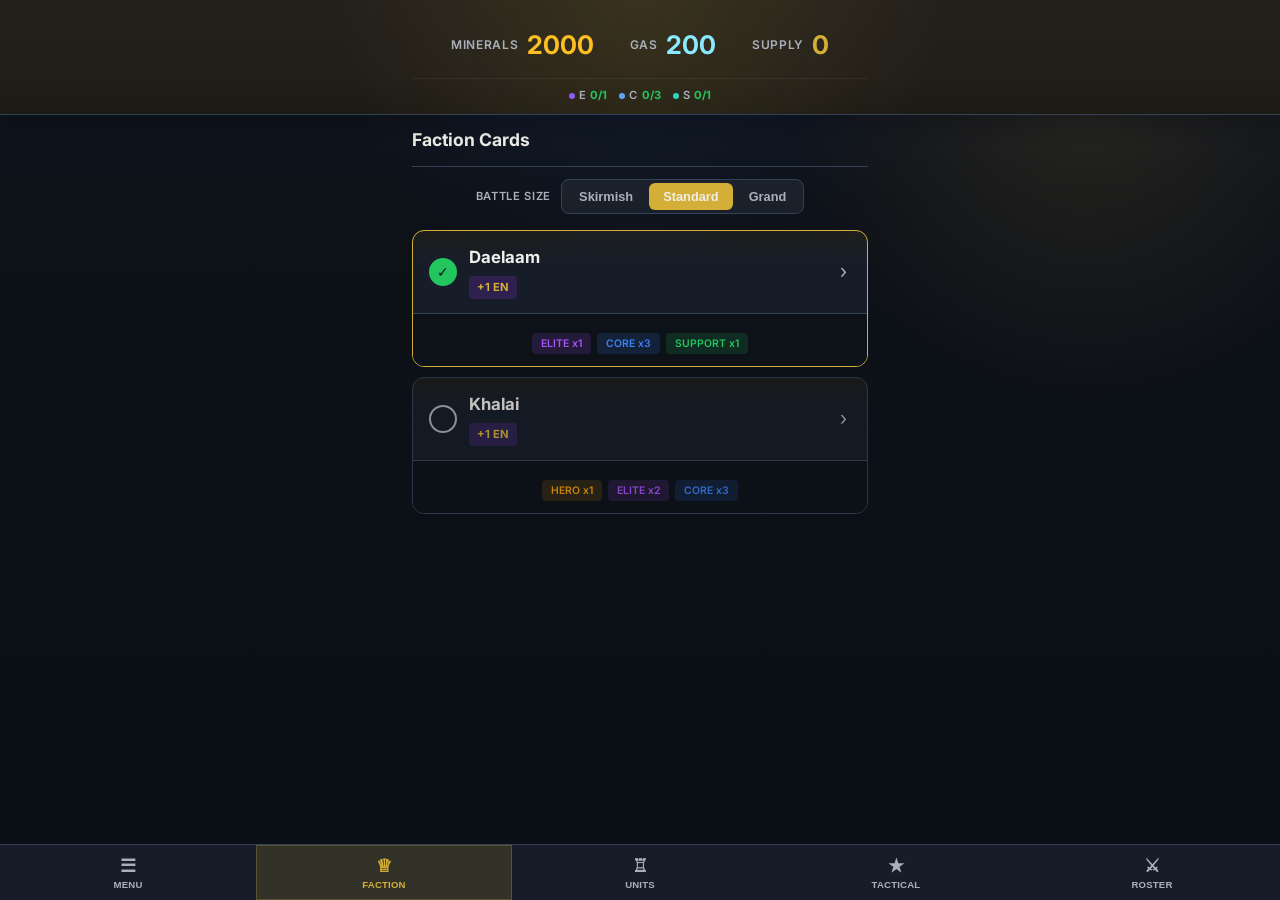
<file: Army Builder/protoss.html>
<!DOCTYPE html>
<html lang="en">
<head>
  <meta charset="UTF-8">
  <meta name="viewport" content="width=device-width, initial-scale=1.0, maximum-scale=1.0, user-scalable=no, viewport-fit=cover">
  <title>Protoss Army Builder (Plain JS) - StarCraft TMG</title>
  <link href="https://fonts.googleapis.com/css2?family=Inter:wght@400;500;600;700;800&display=swap" rel="stylesheet">
  <style>
    * { box-sizing: border-box; margin: 0; padding: 0; }
    
    :root {
      --bg: #0d1118;
      --panel: #171d28;
      --panel-2: #1d2531;
      --panel-3: #263140;
      --text: #f0eee8;
      --muted: #a9b0bb;
      --border: #344256;
      --accent: #D4AF37;
      --accent-rgb: 212, 175, 55;
      --menu-rgb: 212, 175, 55;
      --success: #22c55e;
      --warning: #fbbf24;
      --error: #ef4444;
      --gas: #8be9fd;
      --role-hero: #f59e0b;
      --role-elite: #8b5cf6;
      --role-core: #60a5fa;
      --role-support: #2dd4bf;
      --role-other: #6b7280;
      --tactical: #c084fc;
      --glossary: #f472b6;
    }
    
    body {
      font-family: 'Inter', -apple-system, BlinkMacSystemFont, sans-serif;
      background:
        radial-gradient(circle at top center, rgba(59,130,246,0.08), transparent 28%),
        radial-gradient(circle at 85% 12%, rgba(240,185,75,0.10), transparent 22%),
        linear-gradient(180deg, #111722 0%, var(--bg) 22%, #0a0e15 100%);
      color: var(--text);
      min-height: 100vh;
      line-height: 1.5;
      padding-bottom: 65px;
      overflow-x: hidden;
      scrollbar-width: none;
    }
    body::-webkit-scrollbar { width: 0; height: 0; display: none; }
    
    .app {
      max-width: 480px;
      margin: 0 auto;
      padding: 0 12px 12px;
    }
    
    /* Header */
    .header {
      text-align: center;
      padding: 16px 64px 20px;
      margin-bottom: 12px;
      border-bottom: 2px solid var(--accent);
      background:
        linear-gradient(180deg, rgba(59,130,246,0.05), transparent 42%),
        radial-gradient(circle at 50% 0%, rgba(var(--accent-rgb),0.14), transparent 34%);
    }
    .header h1 {
      font-size: 1.4rem;
      font-weight: 800;
      text-transform: uppercase;
      letter-spacing: 0.08em;
    }
    .header h1 span { color: var(--accent); }
    
    /* Sticky Header */
    .sticky-header {
      position: sticky;
      top: 0;
      z-index: 250;
      background:
        radial-gradient(circle at top center, rgba(var(--menu-rgb), 0.12), transparent 46%),
        linear-gradient(180deg, rgb(36, 33, 27), rgb(33, 30, 25) 68%, rgb(28, 26, 21));
      backdrop-filter: none;
      width: 100vw;
      margin-left: calc(50% - 50vw);
      margin-right: calc(50% - 50vw);
      padding:
        calc(env(safe-area-inset-top, 0px) + 12px)
        max(16px, calc((100vw - 480px) / 2 + 12px))
        10px;
      border-bottom: 1px solid var(--border);
      box-shadow: 0 12px 22px rgba(4,8,15,0.22);
      overflow-x: clip;
    }
    
    /* Battle Size - only shown in Factions tab */
    .battle-size-row {
      display: flex;
      align-items: center;
      justify-content: center;
      gap: 10px;
    }
    .battle-size-label {
      font-size: 0.7rem;
      color: var(--muted);
      text-transform: uppercase;
      letter-spacing: 0.06em;
      font-weight: 600;
    }
    .battle-size-options {
      display: flex;
      background: linear-gradient(180deg, rgba(255,255,255,0.025), rgba(255,255,255,0.01)), var(--panel);
      border-radius: 8px;
      padding: 3px;
      gap: 2px;
      border: 1px solid var(--border);
    }
    .battle-size-option {
      padding: 6px 14px;
      border: none;
      border-radius: 6px;
      background: transparent;
      color: var(--muted);
      font-size: 0.8rem;
      font-weight: 600;
      cursor: pointer;
      transition: all 0.15s;
    }
    .battle-size-option.active {
      color: var(--text);
      background: var(--accent);
    }
    .battle-size-option:not(.active):hover {
      color: var(--text);
      background: var(--panel-2);
    }

    .resource-stats {
      display: flex;
      justify-content: center;
      align-items: center;
      gap: 24px;
      width: 100%;
      margin: 0 0 8px;
      padding: 10px 18px 10px;
      background: transparent;
      border-bottom: 1px solid rgba(255,255,255,0.06);
      transition: all 0.25s ease;
    }
    .resource-stat {
      display: flex;
      align-items: center;
      gap: 8px;
      padding: 4px 6px;
      background: transparent;
      border: none;
      transition: all 0.25s ease;
    }
    .resource-stat-label {
      font-size: 0.75rem;
      text-transform: uppercase;
      letter-spacing: 0.06em;
      color: var(--muted);
      font-weight: 600;
      transition: all 0.25s ease;
    }
    .resource-stat-value {
      font-size: 1.6rem;
      font-weight: 700;
      transition: all 0.25s ease;
    }
    .resource-stat-value.minerals { color: var(--warning); }
    .resource-stat-value.gas { color: var(--gas); }
    .resource-stat-value.supply { color: var(--accent); }
    .resource-stat-value.over { color: var(--error); }
    
    .sticky-header.compact .resource-stats {
      gap: 20px;
      width: 100%;
      margin: 0 0 8px;
      padding: 8px 14px 8px;
      margin-bottom: 8px;
    }
    .sticky-header.compact .resource-stat {
      gap: 6px;
      background: transparent;
      border: none;
    }
    .sticky-header.compact .resource-stat-label {
      font-size: 0.65rem;
    }
    .sticky-header.compact .resource-stat-value {
      font-size: 1rem;
    }
    
    /* Slots row */
    .slots-row {
      display: flex;
      flex-wrap: wrap;
      gap: 6px;
      margin-bottom: 12px;
      justify-content: center;
    }
    .slot-badge {
      font-size: 0.7rem;
      padding: 4px 10px;
      border-radius: 100px;
      font-weight: 600;
    }
    .slot-badge.ok { background: rgba(34,197,94,0.15); color: var(--success); }
    .slot-badge.over { background: rgba(239,68,68,0.15); color: var(--error); }
    
    /* Slots in header */
    .slots-compact {
      display: flex;
      justify-content: center;
      gap: 12px;
      font-size: 0.7rem;
      color: var(--muted);
      margin-top: 8px;
    }
    .slots-compact .slot-item {
      display: flex;
      align-items: center;
      gap: 4px;
    }
    .slots-compact .slot-label {
      text-transform: uppercase;
      font-weight: 600;
      letter-spacing: 0.03em;
    }
    .slots-compact .slot-value {
      font-weight: 700;
    }
    .slots-compact .slot-value.ok { color: var(--success); }
    .slots-compact .slot-value.over { color: var(--error); }
    .slots-compact .slot-dot {
      width: 6px;
      height: 6px;
      border-radius: 50%;
    }
    .slots-compact .slot-dot.hero { background: var(--role-hero); }
    .slots-compact .slot-dot.elite { background: var(--role-elite); }
    .slots-compact .slot-dot.core { background: var(--role-core); }
    .slots-compact .slot-dot.support { background: var(--role-support); }
    
    /* Divider */
    .divider {
      display: flex;
      align-items: center;
      gap: 12px;
      margin: 12px 0 16px;
    }
    .divider-line {
      flex: 1;
      height: 1px;
      background: var(--border);
    }
    .divider-text {
      font-size: 0.7rem;
      color: var(--muted);
      text-transform: uppercase;
      letter-spacing: 0.08em;
      font-weight: 600;
    }
    
    /* Army Role Group */
    .army-role-group {
      margin-bottom: 16px;
      background:
        radial-gradient(circle at top right, rgba(var(--accent-rgb),0.08), transparent 34%),
        linear-gradient(180deg, rgba(255,255,255,0.025), rgba(255,255,255,0.01)),
        var(--panel);
      border-radius: 12px;
      padding: 12px;
      border: 1px solid var(--border);
      border-left: 4px solid var(--border);
      box-shadow: 0 14px 28px rgba(0,0,0,0.24);
    }
    .army-role-group:last-child { margin-bottom: 0; }
    .army-role-group.role-hero { border-left-color: var(--role-hero); }
    .army-role-group.role-elite { border-left-color: var(--role-elite); }
    .army-role-group.role-core { border-left-color: var(--role-core); }
    .army-role-group.role-support { border-left-color: var(--role-support); }
    .army-role-group.role-other { border-left-color: var(--role-other); }
    
    .army-role-header {
      display: flex;
      align-items: center;
      gap: 10px;
      padding: 12px 0;
      cursor: pointer;
      user-select: none;
    }
    .army-role-group.expanded .army-role-header {
      margin-bottom: 12px;
      padding-bottom: 10px;
      border-bottom: 1px solid var(--border);
    }
    .army-role-dot {
      width: 10px;
      height: 10px;
      border-radius: 50%;
    }
    .army-role-header.role-hero .army-role-dot { background: var(--role-hero); }
    .army-role-header.role-elite .army-role-dot { background: var(--role-elite); }
    .army-role-header.role-core .army-role-dot { background: var(--role-core); }
    .army-role-header.role-support .army-role-dot { background: var(--role-support); }
    .army-role-header.role-other .army-role-dot { background: var(--role-other); }
    .army-role-name {
      font-size: 0.8rem;
      font-weight: 700;
      text-transform: uppercase;
      letter-spacing: 0.06em;
      color: var(--text);
      flex: 1;
    }
    .army-role-count {
      font-size: 0.75rem;
      color: var(--muted);
      background: var(--panel-2);
      padding: 2px 8px;
      border-radius: 10px;
    }

    /* Army Card - Expandable */
    .army-card {
      background:
        radial-gradient(circle at top right, rgba(var(--accent-rgb),0.12), transparent 34%),
        linear-gradient(135deg, rgba(var(--accent-rgb),0.10) 0%, var(--panel-2) 22%, var(--panel-2) 100%);
      border: 1px solid var(--border);
      border-radius: 10px;
      margin-bottom: 8px;
      box-shadow: 0 2px 8px rgba(0,0,0,0.2);
      overflow: hidden;
      transition: transform 0.16s ease, box-shadow 0.16s ease, border-color 0.16s ease;
    }
    .army-card:last-child { margin-bottom: 0; }
    .army-card.just-added {
      animation: scaleIn 0.3s cubic-bezier(0.34, 1.56, 0.64, 1);
    }
    @keyframes scaleIn {
      from { transform: scale(0.9); opacity: 0; }
      to { transform: scale(1); opacity: 1; }
    }
    
    .army-card-header {
      padding: 12px 14px;
      display: flex;
      justify-content: space-between;
      align-items: center;
      cursor: pointer;
      transition: background-color 0.16s ease;
    }
    .army-card:hover {
      transform: translateY(-1px);
      box-shadow: 0 8px 22px rgba(0,0,0,0.24);
    }
    .army-card-header:hover {
      background: rgba(255,255,255,0.03);
    }
    .army-card-info h3 {
      font-size: 0.95rem;
      font-weight: 600;
      margin-bottom: 2px;
      display: flex;
      align-items: center;
      gap: 6px;
    }
    .army-card-meta {
      font-size: 0.75rem;
      color: var(--muted);
    }
    .army-card-right {
      display: flex;
      align-items: center;
      gap: 10px;
    }
    .army-card-cost {
      font-size: 0.9rem;
      font-weight: 600;
      color: var(--warning);
    }
    .army-card-chevron {
      color: var(--muted);
      font-size: 14px;
      transition: transform 0.2s;
    }
    .army-card.open .army-card-chevron {
      transform: rotate(90deg);
    }
    
    .army-card-body {
      padding: 12px 14px 14px;
      border-top: 1px solid var(--border);
      animation: revealBlock 0.2s ease;
    }
    
    /* Stats Grid */
    .stats-grid {
      display: grid;
      grid-template-columns: repeat(6, 1fr);
      gap: 4px;
      margin: 12px 0;
    }
    .stat-chip {
      background: linear-gradient(180deg, rgba(255,255,255,0.02), rgba(255,255,255,0.01)), var(--panel-3);
      border-radius: 6px;
      padding: 6px 4px;
      text-align: center;
    }
    .stat-abbr {
      display: block;
      font-size: 0.55rem;
      color: var(--muted);
      text-transform: uppercase;
      letter-spacing: 0.03em;
      margin-bottom: 2px;
    }
    .stat-value {
      font-size: 0.8rem;
      font-weight: 600;
    }
    
    /* Weapon Table */
    .weapon-table {
      background: linear-gradient(180deg, rgba(255,255,255,0.02), rgba(255,255,255,0.01)), var(--panel-3);
      border: 1px solid var(--border);
      border-radius: 8px;
      overflow: hidden;
      margin-bottom: 8px;
    }
    .weapon-table:last-child { margin-bottom: 0; }
    .weapon-table-header {
      display: flex;
      justify-content: space-between;
      align-items: center;
      padding: 8px 12px;
      background: var(--panel);
      border-bottom: 1px solid var(--border);
    }
    .weapon-table-name {
      font-size: 0.85rem;
      font-weight: 600;
    }
    .weapon-table-phase {
      font-size: 0.65rem;
      padding: 2px 6px;
      border-radius: 4px;
      background: rgba(255,255,255,0.05);
      color: var(--muted);
      text-transform: uppercase;
    }
    .weapon-table-row {
      display: grid;
      grid-template-columns: repeat(4, 1fr);
    }
    .weapon-table-row.alt {
      background: rgba(0,0,0,0.15);
    }
    .weapon-table-cell {
      padding: 6px 8px;
      text-align: center;
      border-right: 1px solid var(--border);
    }
    .weapon-table-cell:last-child { border-right: none; }
    .weapon-table-cell span {
      display: block;
      font-size: 0.55rem;
      color: var(--muted);
      text-transform: uppercase;
      letter-spacing: 0.03em;
      margin-bottom: 2px;
    }
    .weapon-table-cell strong {
      font-size: 0.8rem;
      font-weight: 600;
    }
    .weapon-table-keywords {
      padding: 8px 12px;
      border-top: 1px solid var(--border);
      display: flex;
      flex-wrap: wrap;
      gap: 6px;
    }
    
    /* Ability Block */
    .ability-block {
      background: linear-gradient(180deg, rgba(255,255,255,0.02), rgba(255,255,255,0.01)), var(--panel-3);
      border: 1px solid var(--border);
      border-radius: 8px;
      margin-bottom: 8px;
      overflow: hidden;
    }
    .ability-block:last-child { margin-bottom: 0; }
    .ability-header {
      padding: 10px 12px 4px;
    }
    .ability-title {
      font-size: 0.88rem;
      font-weight: 600;
    }
    .ability-meta {
      font-size: 0.75rem;
      color: var(--muted);
      margin-top: 2px;
    }
    .ability-body {
      padding: 0 12px 10px;
      font-size: 0.85rem;
      line-height: 1.5;
    }
    
    /* Keyword Highlight */
    .keyword {
      background: rgba(var(--accent-rgb),0.20);
      color: color-mix(in srgb, white 50%, var(--accent) 50%);
      padding: 1px 4px;
      border-radius: 4px;
      cursor: pointer;
      font-weight: 500;
      transition: background 0.15s;
    }
    .keyword:hover {
      background: rgba(var(--accent-rgb),0.30);
    }
    
    /* Section Block (collapsible) */
    .section-block {
      margin-top: 10px;
    }
    .section-header {
      display: flex;
      justify-content: space-between;
      align-items: center;
      padding: 8px 0;
      cursor: pointer;
      user-select: none;
    }
    .section-title {
      font-size: 0.75rem;
      font-weight: 600;
      text-transform: uppercase;
      letter-spacing: 0.04em;
      color: var(--muted);
    }
    .section-body {
      padding-top: 8px;
    }
    .chevron {
      color: var(--muted);
      font-size: 14px;
      transition: transform 0.2s;
    }
    .section-block.open .chevron {
      transform: rotate(90deg);
    }
    .section-block.open .section-body {
      animation: revealBlock 0.18s ease;
      transform-origin: top center;
    }
    
    /* Upgrade Toggle */
    .upgrade-card {
      background: var(--panel-2);
      border: 1px solid var(--border);
      border-radius: 8px;
      margin-bottom: 8px;
      overflow: hidden;
    }
    .upgrade-card.selected {
      border-color: var(--accent);
      background: rgba(var(--accent-rgb),0.12);
    }
    .upgrade-card:last-child { margin-bottom: 0; }
    .upgrade-header {
      display: flex;
      justify-content: space-between;
      align-items: flex-start;
      gap: 12px;
      padding: 10px 12px;
    }
    .upgrade-name {
      font-weight: 600;
      font-size: 0.9rem;
    }
    .upgrade-meta {
      font-size: 0.75rem;
      color: var(--muted);
      margin-top: 2px;
    }
    .upgrade-desc {
      padding: 0 12px 10px;
      font-size: 0.85rem;
      line-height: 1.5;
    }
    .upgrade-toggle {
      width: 24px;
      height: 24px;
      padding: 0;
      border-radius: 6px;
      border: 2px solid var(--border);
      background: transparent;
      cursor: pointer;
      display: inline-grid;
      place-items: center;
      transition: all 0.15s;
      flex-shrink: 0;
      position: relative;
      appearance: none;
      -webkit-appearance: none;
    }
    .upgrade-toggle.active {
      background: var(--accent);
      border-color: var(--accent);
      box-shadow: inset 0 0 0 1px rgba(255,255,255,0.12);
    }
    
    /* Remove Button */
    .btn-remove {
      padding: 8px 16px;
      background: rgba(239,68,68,0.1);
      border: 1px solid rgba(239,68,68,0.3);
      border-radius: 8px;
      color: var(--error);
      font-size: 0.85rem;
      font-weight: 600;
      cursor: pointer;
      margin-top: 12px;
      width: 100%;
    }
    .btn-remove:hover {
      background: rgba(239,68,68,0.2);
    }
    
    /* Army Actions */
    .army-actions {
      display: flex;
      gap: 8px;
      margin-top: 12px;
    }
    .army-btn {
        flex: 1;
        padding: 12px;
        border: 1px solid var(--border);
        border-radius: 10px;
      background: var(--panel-2);
      color: var(--text);
      font-size: 0.85rem;
      font-weight: 600;
        cursor: pointer;
        transition: all 0.15s;
      }
    .army-btn:hover {
        background: var(--panel-3);
      }
    .army-btn.primary {
        background: linear-gradient(135deg, rgba(var(--accent-rgb),0.28), rgba(var(--accent-rgb),0.18));
        border-color: rgba(var(--accent-rgb),0.58);
        color: white;
        box-shadow: 0 10px 24px rgba(var(--accent-rgb),0.18);
      }
    .army-btn.primary:hover {
        background: linear-gradient(135deg, rgba(var(--accent-rgb),0.38), rgba(var(--accent-rgb),0.24));
        border-color: rgba(var(--accent-rgb),0.74);
        box-shadow: 0 12px 28px rgba(var(--accent-rgb),0.24);
      }
    .army-btn.danger {
        background: linear-gradient(135deg, rgba(239,68,68,0.18), rgba(153,27,27,0.12));
        border-color: rgba(239,68,68,0.42);
        color: #fecaca;
      }
    .army-btn.scenario-clear-btn {
        flex: 0 0 auto;
        padding: 7px 10px;
        font-size: 0.72rem;
      border-radius: 8px;
      background: rgba(249,115,22,0.10);
      border-color: rgba(249,115,22,0.28);
      color: #f97316;
    }
    .army-btn.scenario-clear-btn:hover {
      background: rgba(249,115,22,0.16);
      border-color: rgba(249,115,22,0.40);
      color: var(--text);
    }
    .army-btn.danger:hover {
        background: linear-gradient(135deg, rgba(239,68,68,0.24), rgba(153,27,27,0.18));
        border-color: rgba(239,68,68,0.68);
        color: white;
        box-shadow: 0 10px 24px rgba(239,68,68,0.16);
      }
    
    /* Empty state */
    .empty-state {
      text-align: center;
      padding: 30px;
      color: #555;
      font-size: 0.85rem;
    }
    
    /* Badge styles */
    .unique-badge {
      font-size: 0.55rem;
      padding: 2px 5px;
      border-radius: 3px;
      background: rgba(245,158,11,0.2);
      color: #f59e0b;
      font-weight: 600;
      text-transform: uppercase;
    }
    .psionic-badge {
      font-size: 0.55rem;
      padding: 2px 5px;
      border-radius: 3px;
      background: rgba(236,72,153,0.2);
      color: #ec4899;
      font-weight: 600;
      text-transform: uppercase;
    }
    
    /* ========================================
       BOTTOM TAB BAR
    ======================================== */
    .tab-bar {
      position: fixed;
      bottom: 0;
      left: 0;
      right: 0;
      height: 56px;
      background: var(--panel);
      border-top: 1px solid var(--border);
      display: flex;
      z-index: 300;
      padding-bottom: env(safe-area-inset-bottom);
    }
    .tab-btn {
      flex: 1;
      padding: 6px 4px;
      border: none;
      background: transparent;
      color: var(--muted);
      font-size: 0.6rem;
      font-weight: 600;
      text-transform: uppercase;
      letter-spacing: 0.02em;
      cursor: pointer;
      transition: all 0.15s;
      display: flex;
      flex-direction: column;
      align-items: center;
      justify-content: center;
      gap: 2px;
    }
    .tab-btn .tab-icon {
      font-size: 1.1rem;
    }
    .tab-btn.active {
      color: var(--accent);
      background: rgba(var(--accent-rgb),0.14);
      box-shadow: inset 0 0 0 1px rgba(var(--accent-rgb),0.24);
    }
    .tab-btn:not(.active):hover {
      color: var(--text);
      background: var(--panel-2);
    }
    
    /* Tab Content */
    .tab-content {
      display: none;
      padding-bottom: 70px;
    }
    .tab-content.active {
      display: block;
      animation: tabFadeIn 0.18s ease;
    }
    .tab-header {
      display: flex;
      justify-content: space-between;
      align-items: center;
      padding: 12px 0;
      margin-bottom: 12px;
      border-bottom: 1px solid var(--border);
    }
    .tab-title {
      font-weight: 700;
      font-size: 1.1rem;
    }
    
    /* ========================================
       LIBRARY CARDS (Units, Tactical, Factions)
    ======================================== */
    .library-section {
      margin-bottom: 16px;
    }
    .library-section-header {
      display: flex;
      align-items: center;
      gap: 8px;
      padding: 8px 4px;
      margin-bottom: 8px;
    }
    .library-section-dot {
      width: 8px;
      height: 8px;
      border-radius: 50%;
    }
    .library-section-dot.hero { background: var(--role-hero); }
    .library-section-dot.elite { background: var(--role-elite); }
    .library-section-dot.core { background: var(--role-core); }
    .library-section-dot.support { background: var(--role-support); }
    .library-section-dot.other { background: var(--role-other); }
    .library-section-name {
      font-size: 0.75rem;
      font-weight: 600;
      text-transform: uppercase;
      letter-spacing: 0.04em;
      color: var(--muted);
    }
    .unit-family-group {
      margin-bottom: 14px;
    }
    .unit-family-group:last-child {
      margin-bottom: 0;
    }
    .unit-family-label {
      font-size: 0.7rem;
      font-weight: 700;
      text-transform: uppercase;
      letter-spacing: 0.08em;
      color: var(--muted);
      padding: 2px 4px;
      margin: 2px 0 8px;
    }
    .unit-family-group .unit-card:last-child {
      margin-bottom: 0;
    }
    
    /* Unit Card in Library */
    .unit-card {
      background: linear-gradient(180deg, rgba(var(--accent-rgb),0.06) 0%, var(--panel) 18%, var(--panel) 100%);
      border: 1px solid var(--border);
      border-radius: 12px;
      margin-bottom: 10px;
      overflow: hidden;
      border-left: 3px solid var(--border);
      transition: transform 0.16s ease, box-shadow 0.16s ease, border-color 0.16s ease;
    }
    .unit-card.role-hero { border-left-color: var(--role-hero); }
    .unit-card.role-elite { border-left-color: var(--role-elite); }
    .unit-card.role-core { border-left-color: var(--role-core); }
    .unit-card.role-support { border-left-color: var(--role-support); }
    .unit-card.role-other { border-left-color: var(--role-other); }
    .unit-card.in-army {
      border-color: var(--accent);
      box-shadow: 0 0 0 1px rgba(var(--accent-rgb),0.16);
    }
    
    .unit-card-header {
      padding: 14px 16px;
      cursor: pointer;
      user-select: none;
      transition: background-color 0.16s ease;
      min-height: 104px;
      display: flex;
      flex-direction: column;
    }
    .unit-card:hover {
      transform: translateY(-1px);
      box-shadow: 0 8px 20px rgba(0,0,0,0.18);
    }
    .unit-card-header:hover {
      background: rgba(255,255,255,0.03);
    }
    .unit-title-row {
      display: flex;
      justify-content: space-between;
      align-items: center;
    }
    .unit-name {
      font-size: 1rem;
      font-weight: 600;
      display: flex;
      align-items: center;
      gap: 6px;
      flex-wrap: wrap;
    }
    .unit-tags {
      display: flex;
      flex-wrap: wrap;
      gap: 4px;
      margin-top: 6px;
      font-size: 0.7rem;
      color: var(--muted);
      min-height: 28px;
      align-content: flex-start;
    }
    .unit-tag {
      display: inline-flex;
      align-items: center;
      padding: 4px 8px;
      background: rgba(255,255,255,0.05);
      border-radius: 4px;
      cursor: pointer;
      line-height: 1.25;
    }
    .unit-tag:hover {
      background: rgba(255,255,255,0.1);
    }
    
    .btn-add {
      width: 32px;
      height: 32px;
      border-radius: 50%;
      border: none;
      background: var(--accent);
      color: white;
      font-size: 20px;
      cursor: pointer;
      display: grid;
      place-items: center;
      transition: transform 0.14s ease, box-shadow 0.14s ease, filter 0.14s ease;
      flex-shrink: 0;
    }
    .btn-add:hover {
      transform: scale(1.1);
      box-shadow: 0 0 12px rgba(147,51,234,0.5);
    }
    .btn-add:active {
      transform: scale(0.95);
    }
    .qty-controls {
      display: inline-flex;
      align-items: center;
      gap: 6px;
      flex-shrink: 0;
    }
    .qty-btn {
      width: 32px;
      height: 32px;
      border-radius: 50%;
      border: none;
      background: var(--accent);
      color: white;
      font-size: 20px;
      line-height: 1;
      cursor: pointer;
      transition: transform 0.14s ease, box-shadow 0.14s ease, filter 0.14s ease;
      display: inline-grid;
      place-items: center;
      padding: 0;
    }
    .qty-btn:hover {
      transform: scale(1.08);
      box-shadow: 0 0 12px rgba(var(--accent-rgb),0.35);
    }
    .qty-btn:active {
      transform: scale(0.95);
    }
    .qty-btn:disabled {
      opacity: 0.35;
      cursor: default;
      box-shadow: none;
      transform: none;
    }
    .qty-count {
      min-width: 24px;
      text-align: center;
      font-size: 0.85rem;
      font-weight: 700;
      color: var(--text);
    }
    
    .unit-card-body {
      padding: 12px 16px 16px;
      border-top: 1px solid var(--border);
      animation: revealBlock 0.2s ease;
    }
    
    /* Tier Table */
    .tier-table {
      width: 100%;
      border-collapse: collapse;
      font-size: 0.8rem;
      margin: 12px 0;
    }
    .tier-table th {
      text-align: center;
      font-size: 0.65rem;
      color: var(--muted);
      text-transform: uppercase;
      letter-spacing: 0.04em;
      padding: 6px 8px;
      border-bottom: 1px solid var(--border);
    }
    .tier-table td {
      text-align: center;
      padding: 8px;
      border-bottom: 1px solid var(--border);
    }
    .tier-table tr:last-child td {
      border-bottom: none;
    }
    
    /* Tactical Card */
    .tactical-card {
      background: linear-gradient(180deg, rgba(var(--accent-rgb),0.05) 0%, var(--panel) 18%, var(--panel) 100%);
      border: 1px solid var(--border);
      border-radius: 12px;
      margin-bottom: 10px;
      overflow: hidden;
      border-left: 3px solid var(--tactical);
    }
    .tactical-card.in-army {
      border-color: var(--gas);
    }
    .tactical-header {
      padding: 14px 16px;
      cursor: pointer;
      user-select: none;
      min-height: 104px;
      display: flex;
      flex-direction: column;
    }
    .tactical-title-row {
      display: flex;
      justify-content: space-between;
      align-items: center;
    }
    .tactical-name {
      font-size: 1rem;
      font-weight: 600;
      display: flex;
      align-items: center;
      gap: 6px;
    }
    .tactical-right {
      display: flex;
      align-items: center;
      gap: 10px;
    }
    .tactical-cost {
      font-size: 0.85rem;
      font-weight: 700;
      color: var(--gas);
    }
    .tactical-summary {
      font-size: 0.8rem;
      color: var(--muted);
      margin-top: 4px;
      font-style: italic;
      min-height: 1.2em;
    }
    .tactical-info {
      display: flex;
      flex-wrap: wrap;
      gap: 6px;
      margin-top: 8px;
      min-height: 28px;
      align-content: flex-start;
    }
    .tactical-pill {
      font-size: 0.7rem;
      display: inline-flex;
      align-items: center;
      padding: 4px 9px;
      border: 1px solid var(--border);
      border-radius: 999px;
      background: rgba(255,255,255,0.03);
      color: var(--muted);
      line-height: 1.25;
    }
    .tactical-category-header {
      display: flex;
      align-items: center;
      gap: 8px;
      padding: 8px 4px;
      margin: 14px 0 10px;
    }
    .tactical-category-header:first-child {
      margin-top: 0;
    }
    .tactical-category-dot {
      width: 8px;
      height: 8px;
      border-radius: 50%;
      background: var(--tactical);
      flex-shrink: 0;
    }
    .tactical-category-name {
      font-size: 0.75rem;
      font-weight: 600;
      color: var(--muted);
      text-transform: uppercase;
      letter-spacing: 0.04em;
    }
    .tactical-category-desc {
      font-size: 0.75rem;
      color: var(--muted);
    }
    .tactical-body {
      padding: 12px 16px 16px;
      border-top: 1px solid var(--border);
    }
    
    /* Faction Card */
    .faction-card {
      background: linear-gradient(180deg, rgba(var(--accent-rgb),0.08) 0%, var(--panel) 22%, var(--panel) 100%);
      border: 1px solid var(--accent);
      border-radius: 12px;
      margin-bottom: 10px;
      overflow: hidden;
    }
    .faction-card:not(.selected) {
      border-color: var(--border);
      opacity: 0.8;
    }
    .faction-card-header {
      display: flex;
      align-items: center;
      padding: 14px 16px;
      border-bottom: 1px solid var(--border);
      gap: 12px;
      min-height: 78px;
    }
    .faction-radio {
      width: 28px;
      height: 28px;
      border-radius: 50%;
      border: 2px solid var(--muted);
      background: transparent;
      color: transparent;
      font-size: 14px;
      cursor: pointer;
      display: flex;
      align-items: center;
      justify-content: center;
      transition: all 0.15s;
      flex-shrink: 0;
    }
    .faction-radio.selected {
      border-color: var(--success);
      background: var(--success);
      color: var(--bg);
    }
    .faction-radio:not(.selected):active {
      border-color: var(--accent);
    }
    .faction-card-main {
      flex: 1;
      cursor: pointer;
    }
    .faction-card-top {
      display: flex;
      align-items: center;
    }
    .faction-card-name {
      font-size: 1.05rem;
      font-weight: 700;
    }
    .faction-card-chevron {
      color: var(--muted);
      font-size: 1.2rem;
      cursor: pointer;
      padding: 4px;
    }
    .faction-card-meta {
      display: flex;
      align-items: center;
      gap: 8px;
      margin-top: 6px;
    }
    .faction-card-resource {
      padding: 3px 8px;
      border-radius: 4px;
      font-size: 0.7rem;
      font-weight: 700;
      background: rgba(147,51,234,0.2);
      color: var(--accent);
    }
    .faction-card-slots {
      display: flex;
      flex-wrap: wrap;
      gap: 6px;
      padding: 19px 16px 10px;
      background: var(--bg);
      justify-content: center;
      min-height: 52px;
      align-content: flex-start;
    }
    .faction-slot-badge {
      display: inline-flex;
      align-items: center;
      padding: 4px 9px;
      border-radius: 4px;
      font-size: 0.65rem;
      font-weight: 600;
      line-height: 1.25;
    }
    .faction-slot-badge.hero { background: rgba(245,158,11,0.15); color: #f59e0b; }
    .faction-slot-badge.elite { background: rgba(168,85,247,0.15); color: #a855f7; }
    .faction-slot-badge.core { background: rgba(59,130,246,0.15); color: #3b82f6; }
    .faction-slot-badge.support { background: rgba(34,197,94,0.15); color: #22c55e; }
    .faction-card-abilities {
      padding: 12px 16px;
    }
    
    /* Glossary */
    .glossary-search {
      margin-bottom: 16px;
    }
    .glossary-search-input {
      width: 100%;
      padding: 12px 16px;
      border: 1px solid var(--border);
      border-radius: 8px;
      background: var(--panel);
      color: var(--text);
      font-size: 0.95rem;
      outline: none;
      transition: border-color 0.15s;
    }
    .glossary-search-input:focus {
      border-color: var(--accent);
    }
    .glossary-search-input::placeholder {
      color: var(--muted);
    }
    .glossary-section-header {
      font-size: 0.75rem;
      font-weight: 600;
      text-transform: uppercase;
      letter-spacing: 0.04em;
      color: var(--muted);
      padding: 8px 4px;
      margin-bottom: 8px;
      border-bottom: 1px solid var(--border);
    }
    .glossary-entry {
      border-left: 3px solid var(--glossary);
    }
    .glossary-entry.tag-entry {
      border-left-color: var(--accent);
    }
    
    /* ========================================
       MODALS
    ======================================== */
    .modal-overlay {
      position: fixed;
      inset: 0;
      background: rgba(0,0,0,0.7);
      display: grid;
      place-items: center;
      z-index: 200;
      padding: 20px;
      animation: fadeIn 0.15s;
      backdrop-filter: blur(3px);
    }
    @keyframes fadeIn {
      from { opacity: 0; }
      to { opacity: 1; }
    }
    .modal {
      background: var(--panel);
      border: 1px solid var(--border);
      border-radius: 16px;
      max-width: 380px;
      width: 100%;
      max-height: 80vh;
      overflow-y: auto;
      animation: slideUp 0.2s;
      box-shadow: 0 22px 48px rgba(0,0,0,0.36);
    }
    @keyframes slideUp {
      from { opacity: 0; transform: translateY(20px); }
      to { opacity: 1; transform: translateY(0); }
    }
    .modal-header {
      padding: 16px;
      border-bottom: 1px solid var(--border);
      display: flex;
      justify-content: space-between;
      align-items: center;
    }
    .modal-title {
      font-weight: 700;
      font-size: 1.1rem;
    }
    .modal-type {
      font-size: 0.8rem;
      color: var(--muted);
      margin-top: 2px;
    }
    .modal-close {
      width: 32px;
      height: 32px;
      border-radius: 50%;
      border: none;
      background: var(--panel-2);
      color: var(--muted);
      font-size: 18px;
      cursor: pointer;
      display: grid;
      place-items: center;
      transition: transform 0.14s ease, background-color 0.14s ease, color 0.14s ease;
    }
    .modal-close:hover {
      transform: rotate(90deg) scale(1.04);
      background: rgba(255,255,255,0.06);
      color: var(--text);
    }
    .modal-body {
      padding: 16px;
    }
    .keyword-detail {
      display: flex;
      flex-direction: column;
      gap: 10px;
    }
    .glossary-block {
      border: 1px solid var(--border);
      border-radius: 12px;
      background: rgba(255,255,255,.02);
      padding: 12px 14px;
    }
    .glossary-block.raw {
      border-color: rgba(var(--accent-rgb), .22);
      background: rgba(var(--accent-rgb), .08);
    }
    .glossary-block-label {
      display: inline-block;
      margin-bottom: 8px;
      font-size: 0.68rem;
      text-transform: uppercase;
      letter-spacing: 0.1em;
      font-weight: 700;
      color: #f8fafc;
    }
    .glossary-block.raw .glossary-block-label {
      color: color-mix(in srgb, white 40%, var(--accent) 60%);
    }
    .glossary-block-text {
      color: var(--muted);
      font-size: 0.9rem;
      line-height: 1.55;
    }
    .glossary-block-text p + p {
      margin-top: 8px;
    }
    .glossary-example {
      color: #fef3c7;
    }
    @keyframes revealBlock {
      from { opacity: 0; transform: translateY(-6px); }
      to { opacity: 1; transform: translateY(0); }
    }
    @keyframes tabFadeIn {
      from { opacity: 0; transform: translateY(8px); }
      to { opacity: 1; transform: translateY(0); }
    }
    @media (prefers-reduced-motion: reduce) {
      *, *::before, *::after {
        animation-duration: 0.01ms !important;
        animation-iteration-count: 1 !important;
        transition-duration: 0.01ms !important;
        scroll-behavior: auto !important;
      }
    }
    .tier-option {
      padding: 14px;
      background: var(--panel-2);
      border: 1px solid var(--border);
      border-radius: 10px;
      margin-bottom: 8px;
      cursor: pointer;
      transition: all 0.15s;
    }
    .tier-option:hover {
      border-color: var(--accent);
    }
    .tier-option-main {
      display: flex;
      justify-content: space-between;
      align-items: center;
    }
    .tier-option-models {
      font-weight: 600;
    }
    .tier-option-cost {
      color: var(--warning);
      font-weight: 600;
    }
    .tier-option-supply {
      font-size: 0.8rem;
      color: var(--muted);
      margin-top: 4px;
    }
    
    .export-choice-btn {
      width: 100%;
      padding: 14px 16px;
      background: var(--panel-2);
      border: 1px solid var(--border);
      border-radius: 10px;
      cursor: pointer;
      text-align: left;
      transition: all 0.15s;
      margin-bottom: 10px;
    }
    .export-choice-btn:last-child { margin-bottom: 0; }
    .export-choice-btn:hover {
      border-color: var(--accent);
      background: rgba(147,51,234,0.1);
    }
    .export-choice-title {
      font-size: 1rem;
      font-weight: 700;
      color: var(--text);
      margin-bottom: 4px;
    }
    .export-choice-desc {
      font-size: 0.8rem;
      color: var(--muted);
      line-height: 1.4;
    }
    .package-section {
      display: grid;
      gap: 12px;
      margin-bottom: 18px;
    }
    .package-card {
      border: 1px solid var(--border);
      border-radius: 16px;
      background: rgba(255,255,255,0.03);
      padding: 14px;
      display: grid;
      gap: 10px;
    }
    .package-card + .package-card {
      margin-top: 12px;
    }
    .package-card-head {
      display: flex;
      justify-content: space-between;
      align-items: flex-start;
      gap: 12px;
    }
    .package-card-title {
      font-size: 0.98rem;
      font-weight: 700;
      color: var(--text);
    }
    .package-card-meta {
      font-size: 0.78rem;
      color: var(--muted);
      display: flex;
      flex-wrap: wrap;
      gap: 8px;
    }
    .package-card-summary {
      font-size: 0.84rem;
      color: var(--text);
      line-height: 1.5;
    }
    .package-chip-row {
      display: flex;
      flex-wrap: wrap;
      gap: 6px;
    }
    .scenario-stack {
      display: grid;
      gap: 12px;
    }
    .scenario-panel {
      border: 1px solid rgba(249,115,22,0.22);
      background:
        linear-gradient(180deg, rgba(249,115,22,0.08) 0%, rgba(15,23,42,0.42) 28%, rgba(15,23,42,0.24) 100%);
      border-radius: 16px;
      padding: 14px;
      display: grid;
      gap: 12px;
      box-shadow: inset 0 0 0 1px rgba(255,255,255,0.02);
    }
    .scenario-panel-head {
      display: flex;
      align-items: flex-start;
      justify-content: space-between;
      gap: 12px;
    }
    .scenario-panel-title {
      font-size: 0.96rem;
      font-weight: 800;
      color: #fff4e6;
      letter-spacing: 0.01em;
    }
    .scenario-panel-meta {
      display: flex;
      flex-wrap: wrap;
      gap: 6px;
      margin-top: 6px;
    }
    .scenario-meta-pill {
      padding: 4px 8px;
      border-radius: 999px;
      border: 1px solid rgba(249,115,22,0.20);
      background: rgba(249,115,22,0.10);
      color: #ffd7b0;
      font-size: 0.72rem;
      text-transform: uppercase;
      letter-spacing: 0.05em;
      font-weight: 700;
    }
    .scenario-card-note {
      font-size: 0.82rem;
      color: #d9cabd;
      line-height: 1.55;
      max-width: 62ch;
    }
    .scenario-pick-grid {
      display: grid;
      grid-template-columns: repeat(2, minmax(0, 1fr));
      gap: 8px;
    }
    .scenario-option {
      padding: 11px 12px;
      border-radius: 12px;
      border: 1px solid rgba(249,115,22,0.16);
      background: rgba(255,255,255,0.03);
      color: var(--text);
      text-align: left;
      font-size: 0.84rem;
      font-weight: 700;
      line-height: 1.35;
      transition: border-color .18s ease, background .18s ease, transform .18s ease, color .18s ease;
    }
    .scenario-option:hover {
      border-color: rgba(249,115,22,0.34);
      background: rgba(249,115,22,0.10);
      transform: translateY(-1px);
    }
    .scenario-option.active {
      border-color: rgba(249,115,22,0.58);
      background: rgba(249,115,22,0.18);
      color: #fff4e6;
      box-shadow: inset 0 0 0 1px rgba(249,115,22,0.32);
    }
    .scenario-toggle-summary {
      text-transform: none;
      letter-spacing: 0;
      font-weight: 500;
      color: var(--muted);
      font-size: 0.82rem;
      white-space: nowrap;
      overflow: hidden;
      text-overflow: ellipsis;
      max-width: 100%;
    }
    .package-chip {
      padding: 5px 8px;
      border-radius: 999px;
      background: rgba(99,102,241,0.12);
      border: 1px solid rgba(99,102,241,0.24);
      font-size: 0.72rem;
      color: #d8deff;
      text-transform: uppercase;
      letter-spacing: 0.04em;
    }
    .package-list {
      margin: 0;
      padding-left: 18px;
      color: var(--muted);
      font-size: 0.82rem;
      line-height: 1.5;
      display: grid;
      gap: 4px;
    }
    .package-note-block {
      border: 1px solid rgba(34,197,94,0.22);
      background: rgba(34,197,94,0.08);
      border-radius: 14px;
      padding: 12px 14px;
      display: grid;
      gap: 8px;
    }
    .package-note-title {
      font-size: 0.84rem;
      font-weight: 700;
      color: #9ae6b4;
      text-transform: uppercase;
      letter-spacing: 0.06em;
    }
    .package-note-text {
      font-size: 0.83rem;
      color: #ddfbe8;
      line-height: 1.55;
    }
    .scenario-action-row {
      display: flex;
      flex-wrap: wrap;
      gap: 8px;
      margin-bottom: 10px;
    }
    .scenario-summary-card {
      border: 1px solid rgba(255,255,255,0.08);
      background: rgba(15,23,42,0.38);
      border-radius: 14px;
      padding: 12px 14px;
      display: grid;
      gap: 8px;
      margin-bottom: 10px;
    }
    .scenario-summary-title {
      font-size: 0.85rem;
      font-weight: 700;
      color: var(--text);
    }
    .scenario-summary-meta {
      font-size: 0.78rem;
      color: var(--muted);
      display: flex;
      flex-wrap: wrap;
      gap: 8px;
    }
    
    /* Check overlay animation */
    .check-overlay {
        position: fixed;
        top: 50%;
        left: 50%;
        transform: translate(-50%, -50%);
      width: 100px;
      height: 100px;
      background: var(--success);
      border-radius: 50%;
      display: grid;
      place-items: center;
      font-size: 50px;
      color: white;
        z-index: 9999;
        pointer-events: none;
        animation: checkPop 0.6s ease-out forwards;
        box-shadow: 0 0 40px rgba(34,197,94,0.5);
      }
    @keyframes checkPop {
      0% { transform: translate(-50%, -50%) scale(0); opacity: 0; }
      40% { transform: translate(-50%, -50%) scale(1.2); opacity: 1; }
      60% { transform: translate(-50%, -50%) scale(1); }
      100% { transform: translate(-50%, -50%) scale(1); opacity: 0; }
    }
  
  /* App Menu */
  .app-menu-btn{display:none}
  .app-menu-btn:hover{background:rgba(48,48,48,.98)}
  .app-menu-btn:active{transform:translateY(1px)}
  .app-menu-btn .bars,.app-menu-btn .bars::before,.app-menu-btn .bars::after{display:block;width:18px;height:2px;background:currentColor;border-radius:2px;content:"";position:relative}
  .app-menu-btn .bars::before{position:absolute;top:-6px;left:0}
  .app-menu-btn .bars::after{position:absolute;top:6px;left:0}
  .app-menu-overlay{position:fixed;inset:0;background:rgba(0,0,0,.55);backdrop-filter:blur(3px);z-index:9998;opacity:0;pointer-events:none;transition:opacity .18s ease}
  .app-menu-overlay.open{opacity:1;pointer-events:auto}
  .app-menu-panel{position:fixed;top:0;left:0;bottom:0;width:min(82vw,320px);background:linear-gradient(180deg, rgba(var(--menu-rgb),.24) 0%, rgba(44,38,20,.98) 22%, #1d1910 100%);border-right:1px solid rgba(255,255,255,.08);box-shadow:18px 0 38px rgba(0,0,0,.4);z-index:9999;transform:translateX(-105%);opacity:0;transition:transform .24s ease, opacity .2s ease;padding:calc(env(safe-area-inset-top,0px) + 24px) 14px calc(env(safe-area-inset-bottom,0px) + 18px);display:flex;flex-direction:column}
  .app-menu-overlay.open .app-menu-panel,.app-menu-panel.open{transform:translateX(0);opacity:1}
  .app-menu-head{display:flex;align-items:flex-start;justify-content:space-between;gap:12px;padding:8px 4px 14px;border-bottom:1px solid rgba(255,255,255,.08);margin-bottom:12px;opacity:0;transform:translateY(8px);transition:opacity .18s ease .03s, transform .22s ease .03s}
  .app-menu-head-copy{min-width:0}
  .app-menu-eyebrow{color:rgba(var(--menu-rgb),.72);font-size:.68rem;text-transform:uppercase;letter-spacing:.08em;font-weight:800;margin-bottom:4px}
  .app-menu-title{color:#f2f0e8;font-size:1.05rem;font-weight:800}
  .app-menu-close{width:32px;height:32px;flex:0 0 32px;border-radius:999px;border:1px solid rgba(255,255,255,.12);background:rgba(255,255,255,.04);color:#f2f0e8;font-size:1.2rem;line-height:1;cursor:pointer;transition:background .18s ease,border-color .18s ease,transform .18s ease}
  .app-menu-close:hover{background:rgba(255,255,255,.08);border-color:rgba(255,255,255,.2);transform:translateY(-1px)}
  .app-menu-list{display:flex;flex-direction:column;gap:8px;opacity:0;transform:translateY(10px);transition:opacity .18s ease .06s, transform .22s ease .06s}
  .app-menu-section-label{padding:10px 12px 2px;color:var(--muted);font-size:.8rem;font-weight:600}
  .app-menu-link{display:flex;align-items:center;gap:10px;padding:12px 12px;border-radius:12px;color:#f2f0e8;border:1px solid transparent;background:rgba(255,255,255,.02);font-weight:700;text-decoration:none;transition:transform .18s ease, background .18s ease, border-color .18s ease, color .18s ease}
  .app-menu-link:hover{background:rgba(255,255,255,.05);border-color:rgba(255,255,255,.06);transform:translateX(4px)}
  .app-menu-action{width:100%;font:inherit;text-align:left;cursor:pointer}
  .app-menu-link.current{color:#fff}
  .app-menu-link.current[data-accent="zerg"]{background:rgba(110,58,165,.2);box-shadow:inset 0 0 0 1px rgba(110,58,165,.75)}
  .app-menu-link.current[data-accent="protoss"]{background:rgba(212,175,55,.18);box-shadow:inset 0 0 0 1px rgba(212,175,55,.78)}
  .app-menu-link.current[data-accent="terran"]{background:rgba(47,109,179,.2);box-shadow:inset 0 0 0 1px rgba(47,109,179,.78)}
  .app-menu-link.current[data-accent="rules"]{background:rgba(236,72,153,.16);box-shadow:inset 0 0 0 1px rgba(236,72,153,.72)}
  .app-menu-link.current[data-accent="missions"]{background:rgba(249,115,22,.16);box-shadow:inset 0 0 0 1px rgba(249,115,22,.72)}
  .app-menu-link.current[data-accent="home"]{background:rgba(234,179,8,.16);box-shadow:inset 0 0 0 1px rgba(234,179,8,.72)}
  .app-menu-icon{width:18px;text-align:center;opacity:.9}
  body.app-menu-open{overflow:hidden}
  body.app-menu-open .app-menu-head,body.app-menu-open .app-menu-list{opacity:1;transform:translateY(0)}
  @media (max-width: 767px){
    .sticky-header{
      background:
        radial-gradient(circle at 50% 14%, rgba(var(--menu-rgb), 0.18) 0%, rgba(var(--menu-rgb), 0.11) 36%, rgba(var(--menu-rgb), 0.05) 58%, transparent 82%),
        linear-gradient(180deg, rgb(36, 33, 27), rgb(33, 30, 25) 68%, rgb(28, 26, 21));
      padding:calc(env(safe-area-inset-top, 0px) + 12px) 12px 10px
    }
    body.app-menu-open .app-menu-btn{
      left:calc(min(82vw, 320px) - 46px);
      background:rgba(255,255,255,.08)
    }
  }
  @media (min-width: 768px){ .app-menu-btn{left:16px;bottom:72px} }

</style>
</head>
<body>
  <div class="app" id="app"></div>
  
  <!-- Tab Bar -->
  <div class="tab-bar" id="tabBar"></div>

  <script src="./runtime/payloads/unit-upgrade-cost-overrides.js"></script>
  <script src="./runtime/payloads/advice-packages.js"></script>
  <script src="./runtime/payloads/mission-setup.js"></script>
  <script src="./runtime/payloads/army-sheet-export.js"></script>
  <script src="./runtime/payloads/glossary-reference.js"></script>
  <script src="./runtime/payloads/glossary-renderer.js"></script>
  <script src="./runtime/payloads/protoss.js"></script>

  <script>
    // ============================================================================
    // DATA: Keywords Glossary
    // ============================================================================
    const KEYWORDS = {
  'ANTI-EVADE': { type: 'Combat', description: 'The target suffers -X to its Evade Rolls for this attack.' },
  'BUFF': { type: 'Effect', description: 'The Unit gains a bonus of X to the specified Characteristic until End of the Round.' },
  'CRITICAL HIT': { type: 'Combat', description: 'Move X dice directly from the Armour Pool to the Damage Pool, bypassing armour.' },
  'DEBUFF': { type: 'Effect', description: 'The Unit suffers a penalty of X to the specified Characteristic until End of the Round.' },
  'DISPLACEMENT': { type: 'Movement', description: 'This model/token can be moved through by other models and does not block movement.' },
  'DODGE': { type: 'Combat', description: 'When making Armour Rolls, remove up to X dice from the Armour Pool before rolling.' },
  'FLYING': { type: 'Status', description: 'Flying units ignore terrain when moving, are never Engaged, cannot Charge or be Charged, and cannot contest or control Mission Markers.' },
  'HEAL': { type: 'Effect', description: 'Remove X points of accumulated Damage from the Unit. HEAL cannot return Destroyed models.' },
  'HIDDEN': { type: 'Status', description: 'Enemies more than 4" away cannot target this unit with ranged attacks or Line of Sight abilities. The unit is immune to IMPACT and gets an Evade Roll against every attack.' },
  'HITS': { type: 'Effect', description: 'The target immediately suffers X automatic hits with Damage Y, bypassing the Attack Pool and going straight to Armour Rolls.' },
  'IMPACT': { type: 'Combat', description: 'After a successful Charge, each eligible model generates X extra dice. Rolls of Y or higher become automatic hits placed in the Armour Pool.' },
  'INSTANT': { type: 'Weapon', description: 'This weapon resolves immediately, typically granting the INSTANT keyword to close combat weapons for the active unit.' },
  'PIERCE': { type: 'Combat', description: 'When attacking a target with the specified tag, move up to X dice from the Armour Pool directly to the Damage Pool.' },
  'PLACE': { type: 'Movement', description: 'Remove the Leading Model and set it Wholly Within X inches of its starting point. PLACE ignores normal pathing, gap clearance, terrain restrictions, and elevation requirements, then the unit is rebuilt in Coherency.' },
  'PRECISION': { type: 'Combat', description: 'After rolling to hit, move up to X missed dice into the Armour Pool. They still need to survive armour.' },
  'PSIONIC ENERGY': { type: 'Protoss', description: 'Protoss resource used to activate special abilities. Generated by Tactical Cards with +EN resource bonus.' },
  'SHIELDED': { type: 'Status', description: 'The first model in the unit gets extra Hit Points equal to its Shield value. The status ends when that shield is broken or the first model is removed.' },
  'STATIONARY': { type: 'Status', description: 'All units start each round Stationary. The status is lost the moment the unit moves, is moved, or is placed.' },
  'TOUGH': { type: 'Combat', description: 'When making Armour Rolls, convert up to X failed results into successes.' },
};


    const TAGS = {
      'Armoured': { type: 'Combat Tag', description: 'Used for targeting and surge interactions. Weapons with Surge Type: Armoured deal bonus damage that bypasses armour when attacking this unit.' },
      'Biological': { type: 'Combat Tag', description: 'Used for targeting and surge interactions. Weapons with Surge Type: Biological deal bonus damage that bypasses armour when attacking this unit.' },
      'Flying': { type: 'Combat Tag', description: 'Flying units are never Engaged and cannot Engage. They cannot Charge or be Charged. They ignore terrain and Gap Clearance during movement. They do not participate in the Combat Phase. They cannot Contest or Control Mission Markers. They never benefit from High Ground Cover. Must end movement at least 1" from enemy Flying units.' },
      'Ground': { type: 'Combat Tag', description: 'Ground units can Engage other Ground units when Within 1". Weapons with Target: Ground can only hit units with this tag. Ground units participate in the Combat Phase when Engaged.' },
      'Light': { type: 'Combat Tag', description: 'Used for targeting and surge interactions. Weapons with Surge Type: Light deal bonus damage that bypasses armour when attacking this unit.' },
      'Mechanical': { type: 'Combat Tag', description: 'Used for targeting and surge interactions. Weapons with Surge Type: Mechanical deal bonus damage that bypasses armour when attacking this unit.' },
      'Psionic': { type: 'Special Tag', description: 'This unit has psychic abilities. Used as a marker for ability targeting - certain abilities specifically affect or reference Psionic units. Does not affect Surge damage.' },
      'Unique': { type: 'Special Tag', description: 'Only one of this unit may be included in your army list.' },
    };

    const SURGE_TAGS = ['Armoured', 'Biological', 'Light', 'Mechanical'];
    const TYPE_TAGS = ['Ground', 'Flying'];

    const GLOSSARY_REFERENCE = Array.isArray(window.__glossaryReference) ? window.__glossaryReference : [];
    const BUILDER_GLOSSARY = window.__glossaryRenderer?.createBuilderGlossary({
      glossaryReference: GLOSSARY_REFERENCE,
      keywords: KEYWORDS,
      tags: TAGS
    });
    const runtimePayload = window.__starcraftTMGRuntimePayload;
    const UPGRADE_COST_OVERRIDES = window.__unitUpgradeCostOverrides || {};
    const ADVICE_PACKAGE_DATA = window.__armyBuilderAdviceData || { factionNotes: [], packages: [] };
    const MISSION_SETUP_DATA = window.__missionSetupData || { missions: [], maps: [] };
    const ARMY_SHEET_EXPORT = window.__armySheetExport || null;
    const ZERG_FACTION_CARDS = Array.isArray(runtimePayload?.factionCards) ? runtimePayload.factionCards : [];
    const ZERG_UNITS = Array.isArray(runtimePayload?.units) ? runtimePayload.units : [];
    const ZERG_TACTICAL_CARDS = Array.isArray(runtimePayload?.tacticalCards) ? runtimePayload.tacticalCards : [];
    window.__starcraftTMGRuntimeStatus = runtimePayload?.status || 'missing-runtime-payload';

    const ENGAGEMENT_SCALES = [
      { id: 'skirmish', name: 'Skirmish', minerals: 1000, gas: 100, table: '36" x 36"' },
      { id: 'standard', name: 'Standard', minerals: 2000, gas: 200, table: '36" x 54"' },
      { id: 'grand', name: 'Grand', minerals: 9999, gas: 999, table: '36" x 72"' },
    ];

    // ============================================================================
    // STATE
    // ============================================================================
    let state = {
      selectedScale: ENGAGEMENT_SCALES[1],
      selectedFaction: ZERG_FACTION_CARDS[0],
      armyUnits: [],
      armyTactical: [],
      activeTab: 'factions',
      expandedArmyCards: {},
      expandedRoleGroups: {},
      expandedLibraryCards: {},
      openSections: {},
      keywordModal: null,
      tierPicker: null,
      showExportChoice: false,
      showClearConfirm: false,
      exportText: null,
      justAddedId: null,
      glossarySearch: '',
      selectedMissionId: null,
      selectedMapId: null,
    };

    // ============================================================================
    // HELPERS
    // ============================================================================
    function escapeHtml(value) {
      return String(value ?? '')
        .replace(/&/g, '&amp;')
        .replace(/</g, '&lt;')
        .replace(/>/g, '&gt;')
        .replace(/"/g, '&quot;')
        .replace(/'/g, '&#39;');
    }

    function highlightKeywords(text) {
      return BUILDER_GLOSSARY?.highlight(text) || String(text ?? '');
    }

    function normalizeLookupKey(value) {
      return window.__glossaryRenderer?.normalizeLookupKey(value) || '';
    }

    function getPaidTiers(unit) {
      return (unit?.tiers || [])
        .filter(tier => tier && tier.cost !== null)
        .sort((a, b) => (Number(a.supply) || 0) - (Number(b.supply) || 0));
    }

    function getDefaultTier(unit) {
      const allTiers = (unit?.tiers || []).filter(Boolean);
      if (allTiers.length === 0) return null;
      const paidTiers = getPaidTiers(unit);
      if (paidTiers.length > 0) return paidTiers[0];
      return [...allTiers].sort((a, b) => (Number(a.supply) || 0) - (Number(b.supply) || 0))[0];
    }

    function getTierSizeLabel(unit, tier) {
      const paidTiers = getPaidTiers(unit);
      if (paidTiers.length === 0 || !tier) return null;
      if (paidTiers.length === 1) return 'small';
      const index = paidTiers.findIndex(candidate =>
        candidate.tier === tier.tier
        && String(candidate.models) === String(tier.models)
        && Number(candidate.supply) === Number(tier.supply)
      );
      if (index === -1) return null;
      if (paidTiers.length === 2) return index === 0 ? 'small' : 'large';
      if (index === 0) return 'small';
      if (index === paidTiers.length - 1) return 'large';
      return 'medium';
    }

    function getUpgradeOverride(unit, tier, upgrade) {
      const unitKey = normalizeLookupKey(unit?.name);
      const sizeKey = getTierSizeLabel(unit, tier);
      const upgradeKey = normalizeLookupKey(upgrade?.name);
      return sizeKey ? UPGRADE_COST_OVERRIDES[unitKey]?.sizes?.[sizeKey]?.upgrades?.[upgradeKey] || null : null;
    }

    function getResolvedUpgradeCostValue(unit, tier, upgrade) {
      const override = getUpgradeOverride(unit, tier, upgrade);
      if (override?.cost != null) return override.cost;
      const rawCost = upgrade?.cost;
      if (typeof rawCost === 'number') return rawCost;
      if (typeof rawCost === 'string' && rawCost.includes('/')) {
        const values = rawCost.split('/').map(value => parseInt(value, 10)).filter(Number.isFinite);
        if (values.length === 0) return 0;
        const sizeKey = getTierSizeLabel(unit, tier);
        return sizeKey === 'large' && values.length > 1 ? values[values.length - 1] : values[0];
      }
      const parsed = parseInt(rawCost, 10);
      return Number.isFinite(parsed) ? parsed : 0;
    }

    function getResolvedUpgradeCostLabel(unit, tier, upgrade) {
      const override = getUpgradeOverride(unit, tier, upgrade);
      if (override?.cost != null) return String(override.cost);
      const rawCost = upgrade?.cost;
      if (typeof rawCost === 'string' && rawCost.includes('/')) return String(getResolvedUpgradeCostValue(unit, tier, upgrade));
      return String(rawCost ?? 0);
    }

    function getLibraryUpgradeCostLabel(unit, upgrade) {
      const unitKey = normalizeLookupKey(unit?.name);
      const upgradeKey = normalizeLookupKey(upgrade?.name);
      const unitOverrides = UPGRADE_COST_OVERRIDES[unitKey]?.sizes || null;

      if (unitOverrides) {
        const sizeCosts = ['small', 'large']
          .map(sizeKey => unitOverrides[sizeKey]?.upgrades?.[upgradeKey]?.cost)
          .filter(cost => cost != null);

        if (sizeCosts.length === 1) return String(sizeCosts[0]);
        if (sizeCosts.length > 1) {
          const uniqueCosts = [...new Set(sizeCosts.map(cost => String(cost)))];
          return uniqueCosts.length === 1 ? uniqueCosts[0] : uniqueCosts.join('/');
        }
      }

      return getResolvedUpgradeCostLabel(unit, null, upgrade);
    }

    function findByNormalizedName(collection, name) {
      const target = normalizeLookupKey(name);
      return (collection || []).find(item => normalizeLookupKey(item?.name) === target) || null;
    }

    function findById(collection, id) {
      return (collection || []).find(item => item?.id === id) || null;
    }

    function resolveByIdOrName(collection, id, name) {
      return (id ? findById(collection, id) : null) || (name ? findByNormalizedName(collection, name) : null) || null;
    }

    function getFlattenedUnitUpgrades(unit) {
      const upgrades = unit?.upgrades;
      if (!upgrades) return [];
      if (Array.isArray(upgrades)) {
        return upgrades.flatMap(group => Array.isArray(group?.options) ? group.options : []);
      }
      if (typeof upgrades === 'object') {
        return Object.values(upgrades).flatMap(group =>
          Array.isArray(group)
            ? group
            : Array.isArray(group?.options)
              ? group.options
              : []
        );
      }
      return [];
    }

    function getAdvicePackagesForCurrentSelection() {
      const factionId = state.selectedFaction?.id;
      const factionName = state.selectedFaction?.name;
      const scaleId = state.selectedScale?.id;
      return (ADVICE_PACKAGE_DATA.packages || []).filter(pkg =>
        pkg.scaleId === scaleId && (pkg.factionId === factionId || pkg.factionName === factionName)
      );
    }

    function getFactionAdviceNotes() {
      const factionId = state.selectedFaction?.id;
      const factionName = state.selectedFaction?.name;
      return (ADVICE_PACKAGE_DATA.factionNotes || []).filter(note => note.factionId === factionId || note.factionName === factionName);
    }

    function flattenPhaseAbilities(phaseAbilities) {
      if (!phaseAbilities) return [];
      if (Array.isArray(phaseAbilities)) return phaseAbilities;
      return Object.entries(phaseAbilities).flatMap(([phase, abilities]) =>
        (abilities || []).map(ability => ({ ...ability, phase: ability.phase || phase }))
      );
    }

    function getScenarioScaleType() {
      return state.selectedScale?.id === 'skirmish' ? 'Skirmish' : 'Standard';
    }

    function getActiveMissions() {
      const type = getScenarioScaleType();
      return (MISSION_SETUP_DATA.missions || []).filter(mission => mission.type === type);
    }

    function getActiveMaps() {
      const type = getScenarioScaleType();
      return (MISSION_SETUP_DATA.maps || []).filter(map => map.type === type);
    }

    function getSelectedMission() {
      return getActiveMissions().find(mission => mission.id === state.selectedMissionId) || null;
    }

    function getSelectedMap() {
      return getActiveMaps().find(map => map.id === state.selectedMapId) || null;
    }

    function getTotals() {
      const minerals = state.armyUnits.reduce((sum, u) => {
        const upgCost = (u.selectedUpgrades || []).reduce((us, upg) => us + getResolvedUpgradeCostValue(u.unit, u.tier, upg), 0);
        return sum + u.cost + upgCost;
      }, 0);
      const gas = state.armyTactical.reduce((sum, t) => sum + t.cost, 0);
      const supply = state.armyUnits.reduce((sum, u) => sum + u.tier.supply, 0);
      const scale = state.selectedScale;
      return {
        minerals,
        gas,
        supply,
        mineralsLeft: scale.id === 'grand' ? 'inf' : scale.minerals - minerals,
        gasLeft: scale.id === 'grand' ? 'inf' : scale.gas - gas,
        mineralsOver: scale.id !== 'grand' && minerals > scale.minerals,
        gasOver: scale.id !== 'grand' && gas > scale.gas
      };
    }

    function getSlots() {
      const baseSlots = state.selectedFaction?.slots || {};
      const tacticalSlots = state.armyTactical.reduce((acc, t) => {
        Object.entries(t.slots || {}).forEach(([slot, count]) => {
          acc[slot] = (acc[slot] || 0) + count;
        });
        return acc;
      }, {});
      // Start with base slots from faction, then add tactical slots
      const totalSlots = { ...baseSlots };
      Object.entries(tacticalSlots).forEach(([slot, count]) => {
        totalSlots[slot] = (totalSlots[slot] || 0) + count;
      });
      // Calculate used slots
      const used = { hero: 0, elite: 0, core: 0, support: 0 };
      state.armyUnits.forEach(u => {
        const role = u.unit.role.toLowerCase();
        if (used[role] !== undefined) used[role] += u.tier.supply || 1;
      });
      return { total: totalSlots, used };
    }

    function save() {
      try {
        const toSave = {
          units: state.armyUnits.map(entry => ({
            unitId: entry.unit.id,
            tier: entry.tier,
            cost: entry.cost,
            selectedUpgrades: entry.selectedUpgrades || []
          })),
          tactical: state.armyTactical.map(t => t.id),
          factionId: state.selectedFaction?.id,
          scaleId: state.selectedScale?.id,
          missionId: state.selectedMissionId,
          mapId: state.selectedMapId
        };
        localStorage.setItem('sc-tmg-protoss-v1', JSON.stringify(toSave));
      } catch (e) { console.error(e); }
    }



    function getCompanionFactionKey() {
      const path = window.location.pathname.toLowerCase();
      if (path.includes('terran')) return 'terran';
      if (path.includes('protoss')) return 'protoss';
      return 'zerg';
    }

    function importToCompanion(player) {
      save();
      const targetPlayer = player === 'p2' ? 'p2' : 'p1';
      const faction = getCompanionFactionKey();
      const pending = { faction, player: targetPlayer, ts: Date.now() };
      try { localStorage.setItem('sc-tmg-companion-pending-import', JSON.stringify(pending)); } catch (e) {}
      try {
        const ch = new BroadcastChannel('sc-tmg-companion');
        ch.postMessage({ type: 'import-roster', ...pending });
        ch.close();
      } catch (e) {}
      window.location.href = '../index.html?import=' + encodeURIComponent(faction) + '&player=' + encodeURIComponent(targetPlayer);
    }

    function load() {
      try {
        const saved = localStorage.getItem('sc-tmg-protoss-v1');
        if (saved) {
          const { units, tactical, factionId, scaleId, missionId, mapId } = JSON.parse(saved);
          const rehydratedUnits = (units || []).map(entry => {
            const unit = ZERG_UNITS.find(u => u.id === entry.unitId);
            if (!unit) return null;
            return { unit, tier: entry.tier, cost: entry.cost, selectedUpgrades: entry.selectedUpgrades || [] };
          }).filter(Boolean);
          const rehydratedTactical = (tactical || []).map(id => ZERG_TACTICAL_CARDS.find(t => t.id === id)).filter(Boolean);
          state.armyUnits = rehydratedUnits;
          state.armyTactical = rehydratedTactical;
          const faction = ZERG_FACTION_CARDS.find(f => f.id === factionId);
          if (faction) state.selectedFaction = faction;
          const scale = ENGAGEMENT_SCALES.find(s => s.id === scaleId);
          if (scale) state.selectedScale = scale;
          state.selectedMissionId = missionId || null;
          state.selectedMapId = mapId || null;
        }
      } catch (e) { console.error(e); }
    }

    // ============================================================================
    // ACTIONS
    // ============================================================================
    function selectScale(scaleId) {
      state.selectedScale = ENGAGEMENT_SCALES.find(s => s.id === scaleId);
      if (!getActiveMissions().some(mission => mission.id === state.selectedMissionId)) {
        state.selectedMissionId = null;
      }
      if (!getActiveMaps().some(map => map.id === state.selectedMapId)) {
        state.selectedMapId = null;
      }
      save();
      render();
    }

    function selectFaction(factionId) {
      state.selectedFaction = ZERG_FACTION_CARDS.find(f => f.id === factionId);
      save();
      render();
    }

    function loadAdvicePackage(packageId) {
      const pkg = (ADVICE_PACKAGE_DATA.packages || []).find(candidate => candidate.id === packageId);
      if (!pkg) return;

      if ((state.armyUnits.length > 0 || state.armyTactical.length > 0) && !window.confirm('Replace the current roster with this package?')) {
        return;
      }

      const faction = resolveByIdOrName(ZERG_FACTION_CARDS, pkg.factionId, pkg.factionName);
      if (faction) state.selectedFaction = faction;

      const scale = ENGAGEMENT_SCALES.find(candidate => candidate.id === pkg.scaleId);
      if (scale) state.selectedScale = scale;

      const missing = [];
      const loadedUnits = [];
      const loadedTactical = [];

      const tacticalRefs = Array.from({ length: Math.max((pkg.tacticalCardIds || []).length, (pkg.tacticalCards || []).length) }, (_, index) => ({
        id: pkg.tacticalCardIds?.[index] || null,
        name: pkg.tacticalCards?.[index] || null
      }));

      tacticalRefs.forEach(({ id, name }) => {
        const card = resolveByIdOrName(ZERG_TACTICAL_CARDS, id, name);
        if (card) {
          loadedTactical.push(card);
        } else {
          missing.push('Tactical: ' + (name || id));
        }
      });

      (pkg.units || []).forEach((unitConfig, index) => {
        const unit = resolveByIdOrName(ZERG_UNITS, unitConfig.unitId, unitConfig.name);
        if (!unit) {
          missing.push('Unit: ' + (unitConfig.name || unitConfig.unitId));
          return;
        }

        const tiers = getPaidTiers(unit);
        let tier = null;
        if (unitConfig.models != null) {
          tier = tiers.find(candidate => String(candidate.models) === String(unitConfig.models)) || null;
        }
        if (!tier) {
          tier = getDefaultTier(unit);
        }
        if (!tier) {
          missing.push('Tier: ' + unitConfig.name);
          return;
        }

        const upgradeRefs = Array.from({ length: Math.max((unitConfig.upgradeIds || []).length, (unitConfig.upgrades || []).length) }, (_, upgradeIndex) => ({
          id: unitConfig.upgradeIds?.[upgradeIndex] || null,
          name: unitConfig.upgrades?.[upgradeIndex] || null
        }));

        const selectedUpgrades = upgradeRefs.map(({ id, name }) => {
          const option = resolveByIdOrName(getFlattenedUnitUpgrades(unit), id, name);
          if (!option) {
            missing.push('Upgrade: ' + (unitConfig.name || unitConfig.unitId) + ' -> ' + (name || id));
          }
          return option;
        }).filter(Boolean);

        loadedUnits.push({
          unit,
          tier,
          cost: tier.cost ?? 0,
          selectedUpgrades,
          entryId: Date.now() + index
        });
      });

      state.armyUnits = loadedUnits;
      state.armyTactical = loadedTactical;
      state.activeTab = 'army';
      save();
      render();

      if (missing.length > 0) {
        window.alert('Package loaded with some missing items:\n\n' + missing.join('\n'));
      }
    }

    function selectMission(missionId) {
      state.selectedMissionId = missionId ? (state.selectedMissionId === missionId ? null : missionId) : null;
      save();
      render();
    }

    function selectMap(mapId) {
      state.selectedMapId = mapId ? (state.selectedMapId === mapId ? null : mapId) : null;
      save();
      render();
    }

    function randomMission() {
      const missions = getActiveMissions();
      if (missions.length === 0) return;
      const pool = missions.filter(mission => mission.id !== state.selectedMissionId);
      const source = pool.length ? pool : missions;
      const pick = source[Math.floor(Math.random() * source.length)];
      state.selectedMissionId = pick?.id || null;
      save();
      render();
    }

    function randomMap() {
      const maps = getActiveMaps();
      if (maps.length === 0) return;
      const pool = maps.filter(map => map.id !== state.selectedMapId);
      const source = pool.length ? pool : maps;
      const pick = source[Math.floor(Math.random() * source.length)];
      state.selectedMapId = pick?.id || null;
      save();
      render();
    }

    function setTab(tab) {
      state.activeTab = tab;
      render();
      // Scroll to top when switching tabs
      window.scrollTo({ top: 0 });
    }

    function showTierPicker(unit) {
      const paidTiers = getPaidTiers(unit);
      if (paidTiers.length === 0) {
        const defaultTier = getDefaultTier(unit);
        if (defaultTier) {
          addUnitToArmy(unit, defaultTier);
        }
        return;
      }
      state.tierPicker = unit;
      render();
    }

    function closeTierPicker() {
      state.tierPicker = null;
      render();
    }

    function showAddConfirm() {
      const checkEl = document.createElement('div');
      checkEl.className = 'check-overlay';
      checkEl.textContent = String.fromCharCode(10003);
      document.body.appendChild(checkEl);
      setTimeout(() => checkEl.remove(), 600);
    }

    function addUnitToArmy(unit, tier) {
      if (!unit || !tier) return;
      const entryId = Date.now();
      state.armyUnits.push({ unit, tier, cost: tier.cost ?? 0, selectedUpgrades: [], entryId });
      state.justAddedId = entryId;
      state.tierPicker = null;
      showAddConfirm();

      save();
      render();
      setTimeout(() => { state.justAddedId = null; render(); }, 350);
    }

    function selectTier(tier) {
      const unit = state.tierPicker;
      if (!unit || !tier) return;
      addUnitToArmy(unit, tier);
    }

    function removeUnit(entryId) {
      state.armyUnits = state.armyUnits.filter(u => u.entryId !== entryId);
      save();
      render();
    }

    function countUnitEntries(unitId) {
      return state.armyUnits.filter(entry => entry.unit?.id === unitId).length;
    }

    function countTacticalEntries(cardId) {
      return state.armyTactical.filter(card => card.id === cardId).length;
    }

    function removeOneUnitById(unitId) {
      const index = state.armyUnits.findIndex(entry => entry.unit?.id === unitId);
      if (index === -1) return;
      state.armyUnits.splice(index, 1);
      save();
      render();
    }

    function removeOneTacticalById(cardId) {
      const index = state.armyTactical.findIndex(card => card.id === cardId);
      if (index === -1) return;
      state.armyTactical.splice(index, 1);
      save();
      render();
    }

    function toggleArmyCard(entryId) {
      state.expandedArmyCards[entryId] = !state.expandedArmyCards[entryId];
      render();
    }

    function toggleRoleGroup(role) {
      state.expandedRoleGroups[role] = !state.expandedRoleGroups[role];
      render();
    }

    function getUnitFamilyName(unitOrName) {
      const family = typeof unitOrName === 'object' && unitOrName ? unitOrName.family : null;
      if (family) return String(family).trim();
      const name = typeof unitOrName === 'string' ? unitOrName : (unitOrName?.name || '');
      const trimmedName = String(name).trim();
      const match = trimmedName.match(/\(([^()]+)\)\s*$/);
      return (match ? match[1] : trimmedName).trim();
    }

    function isBaseFamilyUnit(unit) {
      if (Number.isFinite(Number(unit?.variantOrder))) return Number(unit.variantOrder) === 0;
      return unit.name.trim().toLowerCase() === getUnitFamilyName(unit).toLowerCase();
    }

    function groupUnitsByFamily(units) {
      const sortedUnits = [...units].sort((a, b) => {
        const familyCompare = getUnitFamilyName(a).localeCompare(getUnitFamilyName(b));
        if (familyCompare !== 0) return familyCompare;

        const variantOrderA = Number.isFinite(Number(a?.variantOrder)) ? Number(a.variantOrder) : (isBaseFamilyUnit(a) ? 0 : 1);
        const variantOrderB = Number.isFinite(Number(b?.variantOrder)) ? Number(b.variantOrder) : (isBaseFamilyUnit(b) ? 0 : 1);
        if (variantOrderA !== variantOrderB) {
          return variantOrderA - variantOrderB;
        }

        return a.name.localeCompare(b.name);
      });

      const groups = [];
      sortedUnits.forEach(unit => {
        const family = getUnitFamilyName(unit);
        const lastGroup = groups[groups.length - 1];
        if (!lastGroup || lastGroup.family !== family) {
          groups.push({ family, units: [unit] });
        } else {
          lastGroup.units.push(unit);
        }
      });
      return groups;
    }

    function toggleLibraryCard(cardId) {
      state.expandedLibraryCards[cardId] = !state.expandedLibraryCards[cardId];
      render();
    }

    function toggleSection(sectionId) {
      state.openSections[sectionId] = !state.openSections[sectionId];
      render();
    }

    function toggleUpgrade(entryId, upgrade) {
      state.armyUnits = state.armyUnits.map(entry => {
        if (entry.entryId !== entryId) return entry;
        const isSelected = (entry.selectedUpgrades || []).some(u => u.name === upgrade.name);
        return {
          ...entry,
          selectedUpgrades: isSelected
            ? entry.selectedUpgrades.filter(u => u.name !== upgrade.name)
            : [...(entry.selectedUpgrades || []), upgrade]
        };
      });
      save();
      render();
    }

    function addTactical(cardId) {
      const card = ZERG_TACTICAL_CARDS.find(t => t.id === cardId);
      if (!card) return;
      if (card.unique && state.armyTactical.some(t => t.id === cardId)) return;
      state.armyTactical.push(card);
      showAddConfirm();
      save();
      render();
    }

    function removeTactical(idx) {
      state.armyTactical.splice(idx, 1);
      save();
      render();
    }

    function showKeyword(keyword) {
      state.keywordModal = keyword;
      render();
    }

    function closeKeywordModal() {
      state.keywordModal = null;
      render();
    }

    let glossarySearchTimeout = null;
    function updateGlossarySearch(value) {
      state.glossarySearch = value;
      // Debounce: wait for user to stop typing before re-rendering
      if (glossarySearchTimeout) clearTimeout(glossarySearchTimeout);
      glossarySearchTimeout = setTimeout(() => {
        const cursorPos = document.querySelector('.glossary-search-input')?.selectionStart || value.length;
        render();
        requestAnimationFrame(() => {
          const input = document.querySelector('.glossary-search-input');
          if (input) {
            input.focus();
            input.setSelectionRange(cursorPos, cursorPos);
          }
        });
      }, 150);
    }

    function showExportChoice() {
      state.showExportChoice = true;
      render();
    }

    function closeExportChoice() {
      state.showExportChoice = false;
      render();
    }

    function showClearConfirm() {
      state.showClearConfirm = true;
      render();
    }

    function closeClearConfirm() {
      state.showClearConfirm = false;
      render();
    }

    function clearArmy() {
      state.armyUnits = [];
      state.armyTactical = [];
      state.selectedMissionId = null;
      state.selectedMapId = null;
      state.showClearConfirm = false;
      save();
      render();
    }

    function buildExportText(mode) {
      const lines = [];
      const totals = getTotals();
      const slots = getSlots();
      const divider = '='.repeat(50);
      const thinDivider = '-'.repeat(50);

      lines.push(divider);
      lines.push('  ' + (state.selectedFaction?.name?.toUpperCase() || 'PROTOSS') + ' - ' + state.selectedScale.name);
      lines.push(divider);
      lines.push('');

      // Faction
      lines.push('FACTION: ' + state.selectedFaction?.name + ' (' + state.selectedFaction?.resource + ')');
      const slotStr = Object.entries(state.selectedFaction?.slots || {}).map(([s, c]) => s.charAt(0).toUpperCase() + c).join(' / ');
      lines.push('  Slots: ' + slotStr);
      lines.push('');

      // Tactical
      if (state.armyTactical.length > 0) {
        lines.push('TACTICAL CARDS');
        lines.push(thinDivider);
        state.armyTactical.forEach(t => {
          lines.push(t.name + (t.unique ? ' [U]' : '') + ' - ' + t.cost + ' Gas');
        });
        lines.push('');
      }

      // Units
      if (state.armyUnits.length > 0) {
        lines.push('UNITS');
        lines.push(thinDivider);
        ['Hero', 'Elite', 'Core', 'Support', 'Other'].forEach(role => {
          const unitsInRole = state.armyUnits.filter(e => e.unit.role === role);
          if (unitsInRole.length === 0) return;
          lines.push('> ' + role.toUpperCase());
          unitsInRole.forEach(entry => {
            const upgCost = (entry.selectedUpgrades || []).reduce((sum, u) => sum + getResolvedUpgradeCostValue(entry.unit, entry.tier, u), 0);
            const total = entry.cost + upgCost;
            lines.push('  ' + entry.unit.name + ' x' + entry.tier.models + ' - ' + total + ' pts (Supply ' + entry.tier.supply + ')');
            (entry.selectedUpgrades || []).forEach(upg => {
              lines.push('    + ' + upg.name + ' (+' + getResolvedUpgradeCostLabel(entry.unit, entry.tier, upg) + ')');
            });
          });
        });
        lines.push('');
      }

      lines.push(divider);
      lines.push('  ' + totals.minerals + '/' + state.selectedScale.minerals + ' Mins - ' + totals.gas + '/' + state.selectedScale.gas + ' Gas - Supply ' + totals.supply);
      lines.push(divider);

      return lines.join('\n');
    }

    function doExport(mode) {
      state.exportText = buildExportText(mode);
      state.showExportChoice = false;
      render();
    }

    function slugifyFilenamePart(value) {
      return String(value || 'army')
        .toLowerCase()
        .replace(/[^a-z0-9]+/g, '-')
        .replace(/^-+|-+$/g, '') || 'army';
    }

    function triggerDownload(filename, content, mimeType) {
      const blob = new Blob([content], { type: mimeType });
      const url = URL.createObjectURL(blob);
      const a = document.createElement('a');
      a.href = url;
      a.download = filename;
      document.body.appendChild(a);
      a.click();
      document.body.removeChild(a);
      setTimeout(() => URL.revokeObjectURL(url), 0);
    }

    function downloadTextExport(mode) {
      const factionName = state.selectedFaction?.name || 'army';
      const scaleName = state.selectedScale?.name || 'list';
      const filename = slugifyFilenamePart(factionName) + '-' + slugifyFilenamePart(scaleName) + '-' + mode + '-reference.txt';
      triggerDownload(filename, buildExportText(mode), 'text/plain;charset=utf-8');
      state.showExportChoice = false;
      render();
    }

    function buildArmySheetPayload() {
      const totals = getTotals();
      const slots = getSlots();
      const roleOrder = { Hero: 0, Elite: 1, Core: 2, Support: 3, Other: 4 };
      const armyUnits = [...(state.armyUnits || [])].sort((a, b) => {
        const roleCompare = (roleOrder[a.unit?.role] ?? 99) - (roleOrder[b.unit?.role] ?? 99);
        if (roleCompare !== 0) return roleCompare;
        const familyCompare = getUnitFamilyName(a.unit).localeCompare(getUnitFamilyName(b.unit));
        if (familyCompare !== 0) return familyCompare;
        return String(a.unit?.name || '').localeCompare(String(b.unit?.name || ''));
      });

      const slotLabel = Object.entries(slots.total || {})
        .map(([slot, count]) => slot.charAt(0).toUpperCase() + slot.slice(1) + ' x' + count)
        .join('  |  ');
      const selectedMission = getSelectedMission();
      const selectedMap = getSelectedMap();

      return {
        title: 'Army Sheet',
        factionName: state.selectedFaction?.name || 'Army',
        scaleName: state.selectedScale?.name || '',
        totalLabel: totals.minerals + ' / ' + state.selectedScale.minerals + ' Minerals   |   ' + totals.gas + ' / ' + state.selectedScale.gas + ' Gas   |   Supply ' + totals.supply,
        slotLabel,
        mission: selectedMission ? {
          name: selectedMission.name,
          summary: 'Supply ' + selectedMission.supply + ' with +' + selectedMission.perRound + ' per round for ' + selectedMission.gameLength + ' rounds.',
          parameters: selectedMission.parameters || [],
          scoring: selectedMission.scoring || [],
          special: selectedMission.special || '',
          additionalRules: selectedMission.additionalRules || []
        } : null,
        map: selectedMap ? {
          name: selectedMap.name,
          size: selectedMap.size,
          width: selectedMap.width,
          height: selectedMap.height,
          blueZones: selectedMap.blueZones || [],
          redZones: selectedMap.redZones || [],
          markers: selectedMap.markers || [],
          summary: selectedMap.notes || '',
          markerSetup: selectedMap.markerSetup || [],
          blueSetup: selectedMap.blueSetup || null,
          redSetup: selectedMap.redSetup || null,
          notes: selectedMap.notes || ''
        } : null,
        units: armyUnits.map(entry => {
          const unit = entry.unit || {};
          const abilityList = [
            ...(unit.abilities || []).map(ability => ({
              name: ability.name,
              phase: ability.phase || 'Any',
              type: ability.type || '',
              description: ability.text || ability.description || ''
            })),
            ...flattenPhaseAbilities(unit.phaseAbilities).map(ability => ({
              name: ability.name,
              phase: ability.phase || 'Any',
              type: ability.type || '',
              description: ability.text || ability.description || ''
            }))
          ];
          return {
            name: unit.name,
            role: unit.role,
            costLabel: entry.cost + ' Minerals',
            costBreakdown: 'Selected Tier: ' + entry.tier.tier + '  |  Models ' + entry.tier.models + '  |  Supply ' + entry.tier.supply,
            stats: {
              speed: unit.stats?.speed ?? unit.move ?? unit.speed ?? '-',
              evade: unit.stats?.evade ?? unit.evade ?? '-',
              armour: unit.stats?.armour ?? unit.stats?.armor ?? unit.armour ?? unit.armor ?? '-',
              hp: unit.stats?.hp ?? unit.hp ?? '-',
              shield: unit.stats?.shield ?? unit.stats?.shields ?? unit.shields ?? unit.shield ?? '-',
              size: unit.stats?.size ?? unit.size ?? '-'
            },
            supplyBrackets: (unit.tiers || []).map(bracket => ({
              models: bracket.models,
              supply: bracket.supply,
              isActive: bracket.tier === entry.tier.tier
            })),
            weapons: (unit.weapons || []).map(weapon => ({
              name: weapon.name,
              phase: weapon.phase || 'Any',
              range: weapon.range ?? '-',
              target: weapon.target ?? '-',
              roa: weapon.attack ?? weapon.roa ?? '-',
              hit: weapon.hit ?? '-',
              surge: weapon.surge ?? '-',
              sDie: weapon.specialDie ?? weapon.sDie ?? '-',
              damage: weapon.damage ?? '-',
              keywords: weapon.keywords || []
            })),
            abilities: abilityList,
            upgrades: (entry.selectedUpgrades || []).map(upgrade => ({
              name: upgrade.name,
              costLabel: getResolvedUpgradeCostLabel(unit, entry.tier, upgrade) + ' Minerals',
              type: upgrade.type || '',
              description: upgrade.text || upgrade.description || ''
            }))
          };
        }),
        tacticalCards: (state.armyTactical || []).map(card => ({
          name: card.name,
          costLabel: (card.cost ?? 0) + ' Gas',
          meta: [card.phase, card.category].filter(Boolean).join(' | '),
          abilities: (card.abilities || []).map(ability => ({
            name: ability.name,
            phase: ability.phase || 'Any',
            type: ability.type || '',
            description: ability.text || ability.description || ''
          }))
        }))
      };
    }

    async function openArmySheetPreview() {
      if (!ARMY_SHEET_EXPORT || typeof ARMY_SHEET_EXPORT.buildArmySheetHtml !== 'function') {
        window.alert('Army sheet export is not available yet.');
        return;
      }
      const payload = buildArmySheetPayload();
      const html = ARMY_SHEET_EXPORT.buildArmySheetHtml(payload);
      ARMY_SHEET_EXPORT.openArmySheetPreview(html);
      state.showExportChoice = false;
      render();
    }

    async function openMobileArmySheetPreview() {
      if (!ARMY_SHEET_EXPORT || typeof ARMY_SHEET_EXPORT.buildMobileArmySheetHtml !== 'function') {
        window.alert('Mobile army sheet export is not available yet.');
        return;
      }
      const payload = buildArmySheetPayload();
      const html = ARMY_SHEET_EXPORT.buildMobileArmySheetHtml(payload);
      ARMY_SHEET_EXPORT.openArmySheetPreview(html);
      state.showExportChoice = false;
      render();
    }

    function closeExportText() {
      state.exportText = null;
      render();
    }

    // ============================================================================
    // RENDER
    // ============================================================================
    function render() {
      const totals = getTotals();
      const slots = getSlots();
      const app = document.getElementById('app');
      const tabBar = document.getElementById('tabBar');

      // Group army units by role
      const armyByRole = {};
      ['Hero', 'Elite', 'Core', 'Support', 'Other'].forEach(role => {
        armyByRole[role] = state.armyUnits.filter(u => u.unit.role === role);
      });

      // Group library units by role
      const unitsByRole = {};
      ['Hero', 'Elite', 'Core', 'Support', 'Other'].forEach(role => {
        unitsByRole[role] = ZERG_UNITS.filter(u => u.role === role);
      });

      const unitIdsInArmy = state.armyUnits.map(u => u.unit.id);
      const tacticalIdsInArmy = state.armyTactical.map(t => t.id);

      let html = '';

      // Sticky Header - always compact style
      html += '<div class="sticky-header" id="stickyHeader">';
      
      // Resources
      html += '<div class="resource-stats">';
      html += '<div class="resource-stat"><div class="resource-stat-label">Minerals</div><div class="resource-stat-value minerals ' + (totals.mineralsOver ? 'over' : '') + '">' + (totals.mineralsLeft === 'inf' ? '&#8734;' : totals.mineralsLeft) + '</div></div>';
      html += '<div class="resource-stat"><div class="resource-stat-label">Gas</div><div class="resource-stat-value gas ' + (totals.gasOver ? 'over' : '') + '">' + (totals.gasLeft === 'inf' ? '&#8734;' : totals.gasLeft) + '</div></div>';
      html += '<div class="resource-stat"><div class="resource-stat-label">Supply</div><div class="resource-stat-value supply">' + totals.supply + '</div></div>';
      html += '</div>';

      // Slots row
      html += '<div class="slots-compact">';
      ['hero', 'elite', 'core', 'support'].forEach(slot => {
        const limit = slots.total[slot] || 0;
        const used = slots.used[slot] || 0;
        if (limit === 0 && used === 0) return;
        const isOver = used > limit;
        html += '<div class="slot-item"><span class="slot-dot ' + slot + '"></span><span class="slot-label">' + slot.charAt(0).toUpperCase() + '</span><span class="slot-value ' + (isOver ? 'over' : 'ok') + '">' + used + '/' + limit + '</span></div>';
      });
      html += '</div>';
      html += '</div>'; // end sticky header

      // ========== ARMY TAB ==========
      html += '<div class="tab-content ' + (state.activeTab === 'army' ? 'active' : '') + '">';
      html += '<div class="tab-header"><div class="tab-title">Roster (' + state.armyUnits.length + ')</div></div>';
      const packageNotes = getFactionAdviceNotes();
      const packages = getAdvicePackagesForCurrentSelection();

      // Slot badges
      html += '<div class="slots-row">';
      ['hero', 'elite', 'core', 'support'].forEach(slot => {
        const limit = slots.total[slot] || 0;
        const used = slots.used[slot] || 0;
        if (limit === 0 && used === 0) return;
        const isOver = used > limit;
        html += '<span class="slot-badge ' + (isOver ? 'over' : 'ok') + '">' + slot.toUpperCase() + ': ' + used + '/' + limit + '</span>';
      });
      html += '</div>';

      // Faction card in Your Army section
      if (state.selectedFaction) {
        const faction = state.selectedFaction;
        const isFactionExpanded = state.expandedArmyCards['faction'];
        html += '<div class="army-card ' + (isFactionExpanded ? 'open' : '') + '" style="border-left: 3px solid var(--accent); margin-bottom: 16px;">';
        html += '<div class="army-card-header" onclick="toggleArmyCard(\'faction\')">';
        html += '<div class="army-card-info"><h3>' + faction.name + '</h3><div class="army-card-meta">Faction Card - ' + faction.resource + '</div></div>';
        html += '<div class="army-card-right"><span class="army-card-chevron">' + (isFactionExpanded ? '&#9662;' : '&#8250;') + '</span></div>';
        html += '</div>';
        if (isFactionExpanded) {
          html += '<div class="army-card-body">';
          // Faction slots summary
          html += '<div style="display: flex; flex-wrap: wrap; gap: 6px; margin-top: 10px; margin-bottom: 12px;">';
          Object.entries(faction.slots || {}).forEach(([s, c]) => {
            html += '<span class="faction-slot-badge ' + s + '">' + s.toUpperCase() + ' x' + c + '</span>';
          });
          html += '</div>';
          // Faction abilities
          (faction.abilities || []).forEach(a => {
            html += '<div class="ability-block"><div class="ability-header"><div class="ability-title">' + a.name + '</div><div class="ability-meta">' + a.phase + ' - ' + a.type + '</div></div><div class="ability-body">' + highlightKeywords(a.description) + '</div></div>';
          });
          html += '</div>';
        }
        html += '</div>';
      }

      // Army content
      if (state.armyUnits.length === 0 && state.armyTactical.length === 0) {
        html += '<div class="empty-state">Tap Units or Tactical tabs to add cards</div>';
      } else {
        // Tactical cards in army
        if (state.armyTactical.length > 0) {
          const isTacticalExpanded = state.expandedRoleGroups['tactical'];
          html += '<div class="army-role-group ' + (isTacticalExpanded ? 'expanded' : '') + '" style="border-left-color: var(--tactical);">';
          html += '<div class="army-role-header" style="cursor: pointer;" onclick="toggleRoleGroup(\'tactical\')"><span class="army-role-dot" style="background: var(--tactical);"></span><span class="army-role-name">Tactical</span><span class="army-role-count">' + state.armyTactical.length + '</span><span class="chevron" style="margin-left: auto;">' + (isTacticalExpanded ? '&#9662;' : '&#8250;') + '</span></div>';
          if (isTacticalExpanded) {
            state.armyTactical.forEach((card, idx) => {
              html += '<div class="army-card" style="border-left: 3px solid var(--tactical);">';
              html += '<div class="army-card-header" onclick="toggleArmyCard(\'tac-' + idx + '\')">';
              html += '<div class="army-card-info"><h3>' + card.name + (card.unique ? ' <span class="unique-badge">Unique</span>' : '') + '</h3><div class="army-card-meta">' + (card.resource || 'Tactical Card') + '</div></div>';
              html += '<div class="army-card-right"><div class="army-card-cost" style="color: var(--gas);">' + card.cost + ' Gas</div><span class="army-card-chevron">' + (state.expandedArmyCards['tac-' + idx] ? '&#9662;' : '&#8250;') + '</span></div>';
              html += '</div>';
              if (state.expandedArmyCards['tac-' + idx]) {
                html += '<div class="army-card-body">';
                (card.abilities || []).forEach(a => {
                  html += '<div class="ability-block"><div class="ability-header"><div class="ability-title">' + a.name + '</div><div class="ability-meta">' + a.phase + ' - ' + a.type + '</div></div><div class="ability-body">' + highlightKeywords(a.description) + '</div></div>';
                });
                html += '<button class="btn-remove" onclick="removeTactical(' + idx + ')">Remove Card</button>';
                html += '</div>';
              }
              html += '</div>';
            });
          }
          html += '</div>';
        }

        // Units in army by role
        ['Hero', 'Elite', 'Core', 'Support', 'Other'].forEach(role => {
          const unitsInRole = armyByRole[role];
          if (unitsInRole.length === 0) return;
          const roleKey = role.toLowerCase();
          const isRoleExpanded = state.expandedRoleGroups[roleKey];
          
          // Calculate total points for this role
          const rolePoints = unitsInRole.reduce((sum, entry) => {
            const upgCost = (entry.selectedUpgrades || []).reduce((us, u) => {
              const cost = u.cost;
              if (typeof cost === 'string' && cost.includes('/')) return us + parseInt(cost.split('/')[0]);
              return us + (parseInt(cost) || 0);
            }, 0);
            return sum + entry.cost + upgCost;
          }, 0);
          
          html += '<div class="army-role-group ' + (isRoleExpanded ? 'expanded' : '') + ' role-' + roleKey + '">';
          html += '<div class="army-role-header role-' + roleKey + '" style="cursor: pointer;" onclick="toggleRoleGroup(\'' + roleKey + '\')"><span class="army-role-dot"></span><span class="army-role-name">' + role + '</span><span class="army-role-count">' + unitsInRole.length + ' - ' + rolePoints + ' pts</span><span class="chevron" style="margin-left: auto;">' + (isRoleExpanded ? '&#9662;' : '&#8250;') + '</span></div>';
          
          if (isRoleExpanded) {
            unitsInRole.forEach(entry => {
              const { unit, tier, selectedUpgrades, entryId } = entry;
              const isExpanded = state.expandedArmyCards[entryId];
              const upgCost = (selectedUpgrades || []).reduce((sum, u) => sum + getResolvedUpgradeCostValue(unit, tier, u), 0);
              const totalCost = entry.cost + upgCost;
              const allUpgrades = Object.entries(unit.upgrades || {}).flatMap(([phase, upgs]) => upgs.map(u => ({ ...u, phase })));

              html += '<div class="army-card ' + (entryId === state.justAddedId ? 'just-added' : '') + ' ' + (isExpanded ? 'open' : '') + '">';
              html += '<div class="army-card-header" onclick="toggleArmyCard(' + entryId + ')">';
              html += '<div class="army-card-info"><h3>' + unit.name + (unit.unique ? ' <span class="unique-badge">Unique</span>' : '') + '</h3><div class="army-card-meta">' + tier.models + ' models - Supply ' + tier.supply + '</div></div>';
              html += '<div class="army-card-right"><div class="army-card-cost">' + totalCost + ' pts</div><span class="army-card-chevron">' + (isExpanded ? '&#9662;' : '&#8250;') + '</span></div>';
              html += '</div>';

              if (isExpanded) {
                html += '<div class="army-card-body">';
                // Stats
                html += '<div class="stats-grid">';
                html += '<div class="stat-chip"><span class="stat-abbr">SH</span><span class="stat-value">' + (unit.stats.shield || '-') + '</span></div>';
                html += '<div class="stat-chip"><span class="stat-abbr">SP</span><span class="stat-value">' + unit.stats.speed + '</span></div>';
                html += '<div class="stat-chip"><span class="stat-abbr">EV</span><span class="stat-value">' + (unit.stats.evade || '-') + '</span></div>';
                html += '<div class="stat-chip"><span class="stat-abbr">AR</span><span class="stat-value">' + unit.stats.armour + '</span></div>';
                html += '<div class="stat-chip"><span class="stat-abbr">HP</span><span class="stat-value">' + unit.stats.hp + '</span></div>';
                html += '<div class="stat-chip"><span class="stat-abbr">SZ</span><span class="stat-value">' + unit.stats.size + '</span></div>';
                html += '</div>';

                // Weapons
                if (unit.weapons.length > 0) {
                  html += '<div class="section-block ' + (state.openSections['army-wpn-' + entryId] ? 'open' : '') + '">';
                  html += '<div class="section-header" onclick="toggleSection(\'army-wpn-' + entryId + '\')"><span class="section-title">Weapons</span><span class="chevron">&#8250;</span></div>';
                  if (state.openSections['army-wpn-' + entryId]) {
                    html += '<div class="section-body">';
                    unit.weapons.forEach(w => {
                      html += '<div class="weapon-table">';
                      html += '<div class="weapon-table-header"><span class="weapon-table-name">' + w.name + '</span><span class="weapon-table-phase">' + w.phase + '</span></div>';
                      html += '<div class="weapon-table-row"><div class="weapon-table-cell"><span>RNG</span><strong>' + w.range + '</strong></div><div class="weapon-table-cell"><span>TGT</span><strong>' + w.target + '</strong></div><div class="weapon-table-cell"><span>RoA</span><strong>' + w.roa + '</strong></div><div class="weapon-table-cell"><span>Hit</span><strong>' + w.hit + '</strong></div></div>';
                      html += '<div class="weapon-table-row alt"><div class="weapon-table-cell"><span>Surge</span><strong>' + (w.surge || '-') + '</strong></div><div class="weapon-table-cell"><span>S.Die</span><strong>' + (w.sDie || '-') + '</strong></div><div class="weapon-table-cell"><span>Dmg</span><strong>' + w.damage + '</strong></div><div class="weapon-table-cell"><span>Kwd</span><strong>' + (w.keywords?.length > 0 ? 'Y' : '-') + '</strong></div></div>';
                      if (w.keywords?.length > 0) {
                        html += '<div class="weapon-table-keywords">';
                        w.keywords.forEach(kw => {
                          html += '<span class="keyword" onclick="showKeyword(\'' + kw.split('(')[0].trim() + '\')">' + kw + '</span>';
                        });
                        html += '</div>';
                      }
                      html += '</div>';
                    });
                    html += '</div>';
                  }
                  html += '</div>';
                }

                // Abilities
                const allAbilities = [...(unit.abilities || []), ...Object.entries(unit.phaseAbilities || {}).flatMap(([phase, abs]) => abs.map(a => ({ ...a, phase })))];
                if (allAbilities.length > 0) {
                  html += '<div class="section-block ' + (state.openSections['army-abl-' + entryId] ? 'open' : '') + '">';
                  html += '<div class="section-header" onclick="toggleSection(\'army-abl-' + entryId + '\')"><span class="section-title">Abilities</span><span class="chevron">&#8250;</span></div>';
                  if (state.openSections['army-abl-' + entryId]) {
                    html += '<div class="section-body">';
                    allAbilities.forEach(a => {
                      html += '<div class="ability-block"><div class="ability-header"><div class="ability-title">' + a.name + '</div><div class="ability-meta">' + a.phase + ' - ' + a.type + '</div></div><div class="ability-body">' + highlightKeywords(a.description) + '</div></div>';
                    });
                    html += '</div>';
                  }
                  html += '</div>';
                }

                // Upgrades
                if (allUpgrades.length > 0) {
                  html += '<div class="section-block ' + (state.openSections['army-upg-' + entryId] ? 'open' : '') + '">';
                  html += '<div class="section-header" onclick="toggleSection(\'army-upg-' + entryId + '\')"><span class="section-title">Upgrades</span><span class="chevron">&#8250;</span></div>';
                  if (state.openSections['army-upg-' + entryId]) {
                    html += '<div class="section-body">';
                    allUpgrades.forEach(upg => {
                      const isSelected = (selectedUpgrades || []).some(u => u.name === upg.name);
                      html += '<div class="upgrade-card ' + (isSelected ? 'selected' : '') + '">';
                      html += '<div class="upgrade-header"><div><div class="upgrade-name">' + upg.name + '</div><div class="upgrade-meta">' + upg.phase + ' - ' + getResolvedUpgradeCostLabel(unit, tier, upg) + ' pts - ' + upg.type + '</div></div><button class="upgrade-toggle ' + (isSelected ? 'active' : '') + '" onclick="toggleUpgrade(' + entryId + ', ' + JSON.stringify(upg).replace(/"/g, '&quot;') + ')"></button></div>';
                      html += '<div class="upgrade-desc">' + highlightKeywords(upg.description) + '</div>';
                      html += '</div>';
                    });
                    html += '</div>';
                  }
                  html += '</div>';
                }

                html += '<button class="btn-remove" onclick="removeUnit(' + entryId + ')">Remove Unit</button>';
                html += '</div>';
              }
              html += '</div>';
            });
          }
          html += '</div>';
        });
      }

      // Army actions
      if (state.armyUnits.length > 0 || state.armyTactical.length > 0) {
        html += '<div class="army-actions">';
          html += '<button class="army-btn primary" onclick="showExportChoice()">Export</button>';
        html += '<button class="army-btn" onclick="importToCompanion(\'p1\')">Import P1</button>';
        html += '<button class="army-btn" onclick="importToCompanion(\'p2\')">Import P2</button>';
        html += '<button class="army-btn danger" onclick="showClearConfirm()">Clear</button>';
        html += '</div>';
      }

      const selectedMission = getSelectedMission();
      const selectedMap = getSelectedMap();
      const scenarioSummary = (selectedMission ? selectedMission.name : 'No mission') + ' / ' + (selectedMap ? selectedMap.name : 'No map');
      const showScenarioOpen = !!state.openSections['army-scenario'];
      html += '<div class="section-block ' + (showScenarioOpen ? 'open' : '') + '">';
      html += '<div class="section-header" onclick="toggleSection(\'army-scenario\')"><span class="section-title">Mission and Map</span><span class="scenario-toggle-summary">' + scenarioSummary + '</span><span class="chevron">&#8250;</span></div>';
      if (showScenarioOpen) {
        html += '<div class="section-body"><div class="scenario-stack">';
        html += '<div class="scenario-panel"><div class="scenario-panel-head"><div><div class="scenario-panel-title">Mission</div><div class="scenario-panel-meta"><span class="scenario-meta-pill">' + getScenarioScaleType() + '</span><span class="scenario-meta-pill">' + (selectedMission ? selectedMission.name : 'No mission selected') + '</span></div></div>' + (selectedMission ? '<button class="army-btn scenario-clear-btn" onclick="selectMission(null)">Clear Mission</button>' : '') + '</div>';
        html += '<div class="scenario-card-note">Choose the objective packet tied to this roster. The export sheet will carry the full mission rules and scoring details.</div>';
        html += '<div class="scenario-pick-grid">';
        getActiveMissions().forEach(mission => {
          html += '<button class="scenario-option ' + (state.selectedMissionId === mission.id ? 'active' : '') + '" onclick="selectMission(\'' + mission.id + '\')">' + mission.name + '</button>';
        });
        html += '</div></div>';
        html += '<div class="scenario-panel"><div class="scenario-panel-head"><div><div class="scenario-panel-title">Map</div><div class="scenario-panel-meta"><span class="scenario-meta-pill">' + getScenarioScaleType() + '</span><span class="scenario-meta-pill">' + (selectedMap ? selectedMap.name : 'No map selected') + '</span></div></div>' + (selectedMap ? '<button class="army-btn scenario-clear-btn" onclick="selectMap(null)">Clear Map</button>' : '') + '</div>';
        html += '<div class="scenario-card-note">Pick the battlefield layout that should print with this list, including deployment zones and marker positions.</div>';
        html += '<div class="scenario-pick-grid">';
        getActiveMaps().forEach(map => {
          html += '<button class="scenario-option ' + (state.selectedMapId === map.id ? 'active' : '') + '" onclick="selectMap(\'' + map.id + '\')">' + map.name + '</button>';
        });
        html += '</div></div></div>';
      }
      html += '</div>';
      if (packages.length > 0 || packageNotes.length > 0) {
        html += '<div class="section-block ' + (state.openSections['army-packages'] ? 'open' : '') + '">';
        html += '<div class="section-header" onclick="toggleSection(\'army-packages\')"><span class="section-title">Prebuilt Packages and Advice</span><span class="chevron">&#8250;</span></div>';
        if (state.openSections['army-packages']) {
          html += '<div class="section-body"><div class="package-section">';
          packages.forEach(pkg => {
            html += '<div class="package-card">';
            html += '<div class="package-card-head"><div><div class="package-card-title">' + pkg.title + '</div><div class="package-card-meta"><span>' + pkg.minerals + ' Minerals</span><span>' + pkg.gas + ' Gas</span><span>' + (pkg.scaleId || '').toUpperCase() + '</span></div></div><button class="army-btn" onclick="loadAdvicePackage(\'' + pkg.id + '\')">Load Package</button></div>';
            html += '<div class="package-card-summary">' + pkg.summary + '</div>';
            html += '<div class="package-chip-row"><span class="package-chip">' + (pkg.units || []).length + ' Units</span><span class="package-chip">' + (pkg.tacticalCards || []).length + ' Tactical</span></div>';
            html += '<ul class="package-list">';
            (pkg.units || []).forEach(unitConfig => {
              html += '<li>' + unitConfig.name + (unitConfig.models != null ? ' x' + unitConfig.models : '') + ((unitConfig.upgrades || []).length ? ' | ' + unitConfig.upgrades.join(', ') : '') + '</li>';
            });
            html += '</ul>';
            if (pkg.pilotNotes) {
              html += '<div class="package-card-summary"><strong>Pilot Notes:</strong> ' + pkg.pilotNotes + '</div>';
            }
            html += '</div>';
          });
          packageNotes.forEach(note => {
            html += '<div class="package-note-block"><div class="package-note-title">' + note.title + '</div>';
            (note.notes || []).forEach(text => {
              html += '<div class="package-note-text">' + text + '</div>';
            });
            html += '</div>';
          });
          html += '</div></div>';
        }
        html += '</div>';
      }

      html += '</div>'; // end Army tab

      // ========== UNITS TAB ==========
      html += '<div class="tab-content ' + (state.activeTab === 'units' ? 'active' : '') + '">';
      html += '<div class="tab-header"><div class="tab-title">Units Library</div></div>';
      ['Hero', 'Elite', 'Core', 'Support', 'Other'].forEach(role => {
        const unitsInRole = unitsByRole[role];
        if (unitsInRole.length === 0) return;
        const roleKey = role.toLowerCase();
        const familyGroups = groupUnitsByFamily(unitsInRole);
        html += '<div class="library-section">';
        html += '<div class="library-section-header"><span class="library-section-dot ' + roleKey + '"></span><span class="library-section-name">' + role + '</span></div>';
        familyGroups.forEach(group => {
          const showFamilyLabel = group.units.length > 1;
          if (showFamilyLabel) {
            html += '<div class="unit-family-group"><div class="unit-family-label">' + group.family + '</div>';
          }
          group.units.forEach(unit => {
          const isInArmy = unitIdsInArmy.includes(unit.id);
          const isExpanded = state.expandedLibraryCards[unit.id];
          html += '<div class="unit-card role-' + roleKey + ' ' + (isInArmy ? 'in-army' : '') + '">';
          html += '<div class="unit-card-header" onclick="toggleLibraryCard(\'' + unit.id + '\')">';
            const unitCount = countUnitEntries(unit.id);
            const unitControls = unitCount > 0
              ? '<div class="qty-controls"><button class="qty-btn" onclick="event.stopPropagation(); removeOneUnitById(\'' + unit.id + '\')">-</button><span class="qty-count">' + unitCount + '</span><button class="btn-add" onclick="event.stopPropagation(); showTierPicker(ZERG_UNITS.find(u => u.id === \'' + unit.id + '\'))">+</button></div>'
              : '<button class="btn-add" onclick="event.stopPropagation(); showTierPicker(ZERG_UNITS.find(u => u.id === \'' + unit.id + '\'))">+</button>';
            html += '<div class="unit-title-row"><div class="unit-name">' + unit.name + (unit.unique ? ' <span class="unique-badge">Unique</span>' : '') + (unit.tags.includes('Psionic') ? ' <span class="psionic-badge">Psionic</span>' : '') + '</div>' + unitControls + '</div>';
          html += '<div class="unit-tags">' + unit.tags.map(t => '<span class="unit-tag" onclick="event.stopPropagation(); showKeyword(\'' + t + '\')">' + t + '</span>').join('') + '</div>';
          html += '</div>';
          if (isExpanded) {
            html += '<div class="unit-card-body">';
            // Stats
            html += '<div class="stats-grid">';
            html += '<div class="stat-chip"><span class="stat-abbr">SH</span><span class="stat-value">' + (unit.stats.shield || '-') + '</span></div>';
            html += '<div class="stat-chip"><span class="stat-abbr">SP</span><span class="stat-value">' + unit.stats.speed + '</span></div>';
            html += '<div class="stat-chip"><span class="stat-abbr">EV</span><span class="stat-value">' + (unit.stats.evade || '-') + '</span></div>';
            html += '<div class="stat-chip"><span class="stat-abbr">AR</span><span class="stat-value">' + unit.stats.armour + '</span></div>';
            html += '<div class="stat-chip"><span class="stat-abbr">HP</span><span class="stat-value">' + unit.stats.hp + '</span></div>';
            html += '<div class="stat-chip"><span class="stat-abbr">SZ</span><span class="stat-value">' + unit.stats.size + '</span></div>';
            html += '</div>';
            // Tiers
            html += '<table class="tier-table"><thead><tr><th>Tier</th><th>Cost</th><th>Models</th><th>Supply</th></tr></thead><tbody>';
            unit.tiers.forEach(t => {
              html += '<tr><td>' + t.tier + '</td><td>' + (t.cost !== null ? t.cost : '-') + '</td><td>' + t.models + '</td><td>' + t.supply + '</td></tr>';
            });
            html += '</tbody></table>';
            // Weapons
            if (unit.weapons.length > 0) {
              html += '<div class="section-block ' + (state.openSections['lib-wpn-' + unit.id] ? 'open' : '') + '">';
              html += '<div class="section-header" onclick="toggleSection(\'lib-wpn-' + unit.id + '\')"><span class="section-title">Weapons</span><span class="chevron">&#8250;</span></div>';
              if (state.openSections['lib-wpn-' + unit.id]) {
                html += '<div class="section-body">';
                unit.weapons.forEach(w => {
                  html += '<div class="weapon-table">';
                  html += '<div class="weapon-table-header"><span class="weapon-table-name">' + w.name + '</span><span class="weapon-table-phase">' + w.phase + '</span></div>';
                  html += '<div class="weapon-table-row"><div class="weapon-table-cell"><span>RNG</span><strong>' + w.range + '</strong></div><div class="weapon-table-cell"><span>TGT</span><strong>' + w.target + '</strong></div><div class="weapon-table-cell"><span>RoA</span><strong>' + w.roa + '</strong></div><div class="weapon-table-cell"><span>Hit</span><strong>' + w.hit + '</strong></div></div>';
                  html += '<div class="weapon-table-row alt"><div class="weapon-table-cell"><span>Surge</span><strong>' + (w.surge || '-') + '</strong></div><div class="weapon-table-cell"><span>S.Die</span><strong>' + (w.sDie || '-') + '</strong></div><div class="weapon-table-cell"><span>Dmg</span><strong>' + w.damage + '</strong></div><div class="weapon-table-cell"><span>Kwd</span><strong>' + (w.keywords?.length > 0 ? 'Y' : '-') + '</strong></div></div>';
                  if (w.keywords?.length > 0) {
                    html += '<div class="weapon-table-keywords">' + w.keywords.map(kw => '<span class="keyword" onclick="showKeyword(\'' + kw.split('(')[0].trim() + '\')">' + kw + '</span>').join('') + '</div>';
                  }
                  html += '</div>';
                });
                html += '</div>';
              }
              html += '</div>';
            }
            // Abilities
            const allAbilities = [...(unit.abilities || []), ...Object.entries(unit.phaseAbilities || {}).flatMap(([phase, abs]) => abs.map(a => ({ ...a, phase })))];
            if (allAbilities.length > 0) {
              html += '<div class="section-block ' + (state.openSections['lib-abl-' + unit.id] ? 'open' : '') + '">';
              html += '<div class="section-header" onclick="toggleSection(\'lib-abl-' + unit.id + '\')"><span class="section-title">Abilities</span><span class="chevron">&#8250;</span></div>';
              if (state.openSections['lib-abl-' + unit.id]) {
                html += '<div class="section-body">';
                allAbilities.forEach(a => {
                  html += '<div class="ability-block"><div class="ability-header"><div class="ability-title">' + a.name + '</div><div class="ability-meta">' + a.phase + ' - ' + a.type + '</div></div><div class="ability-body">' + highlightKeywords(a.description) + '</div></div>';
                });
                html += '</div>';
              }
              html += '</div>';
            }
            // Upgrades
            const allUpgrades = Object.entries(unit.upgrades || {}).flatMap(([phase, upgs]) => upgs.map(u => ({ ...u, phase })));
            if (allUpgrades.length > 0) {
              html += '<div class="section-block ' + (state.openSections['lib-upg-' + unit.id] ? 'open' : '') + '">';
              html += '<div class="section-header" onclick="toggleSection(\'lib-upg-' + unit.id + '\')"><span class="section-title">Upgrades</span><span class="chevron">&#8250;</span></div>';
              if (state.openSections['lib-upg-' + unit.id]) {
                html += '<div class="section-body">';
                allUpgrades.forEach(upg => {
                  html += '<div class="ability-block"><div class="ability-header"><div class="ability-title">' + upg.name + '</div><div class="ability-meta">' + upg.phase + ' - ' + getLibraryUpgradeCostLabel(unit, upg) + ' pts - ' + upg.type + '</div></div><div class="ability-body">' + highlightKeywords(upg.description) + '</div></div>';
                });
                html += '</div>';
              }
              html += '</div>';
            }
            html += '</div>';
          }
          html += '</div>';
          });
          if (showFamilyLabel) {
            html += '</div>';
          }
        });
        html += '</div>';
      });
      html += '</div>'; // end Units tab

      // ========== TACTICAL TAB ==========
      html += '<div class="tab-content ' + (state.activeTab === 'tactical' ? 'active' : '') + '">';
      html += '<div class="tab-header"><div class="tab-title">Tactical Cards</div></div>';
      
      const tacticalCategories = [
        { id: 'warpgate-core', name: 'Warpgate Core', desc: 'Gateway network cards that reinforce core formations' },
        { id: 'temple-elite', name: 'Temple Elite', desc: 'High-tech options for elite and specialist forces' },
        { id: 'support-utility', name: 'Support Utility', desc: 'Observers, nexus support, and battlefield utility' }
      ];
      const getTacticalCategoryId = (card) => {
        const slots = card?.slots || {};
        if (slots.support) return 'support-utility';
        if (slots.elite && !slots.core) return 'temple-elite';
        if (slots.elite && slots.core) return 'temple-elite';
        return 'warpgate-core';
      };
      
      const renderTacticalCard = (card) => {
        const isInArmy = tacticalIdsInArmy.includes(card.id);
        const isExpanded = state.expandedLibraryCards['tac-' + card.id];
          const tacticalCount = countTacticalEntries(card.id);
          let cardHtml = '<div class="tactical-card ' + (isInArmy ? 'in-army' : '') + '">';
          cardHtml += '<div class="tactical-header" onclick="toggleLibraryCard(\'tac-' + card.id + '\')">';
          const tacticalPlus = '<button class="btn-add" ' + (card.unique && tacticalCount > 0 ? 'disabled' : '') + ' onclick="event.stopPropagation(); addTactical(\'' + card.id + '\')">+</button>';
          const tacticalControls = tacticalCount > 0
            ? '<div class="qty-controls"><button class="qty-btn" onclick="event.stopPropagation(); removeOneTacticalById(\'' + card.id + '\')">-</button><span class="qty-count">' + tacticalCount + '</span>' + tacticalPlus + '</div>'
            : tacticalPlus;
          cardHtml += '<div class="tactical-title-row"><div class="tactical-name">' + card.name + (card.unique ? ' <span class="unique-badge">Unique</span>' : '') + '</div><div class="tactical-right"><span class="tactical-cost">' + card.cost + ' Gas</span>' + tacticalControls + '</div></div>';
        if (card.summary) cardHtml += '<div class="tactical-summary">' + card.summary + '</div>';
        cardHtml += '<div class="tactical-info">';
        if (card.resource) cardHtml += '<span class="tactical-pill">' + card.resource + '</span>';
        Object.entries(card.slots || {}).forEach(([s, c]) => {
          cardHtml += '<span class="tactical-pill">' + s.toUpperCase() + ' +' + c + '</span>';
        });
        cardHtml += '</div>';
        cardHtml += '</div>';
        if (isExpanded) {
          cardHtml += '<div class="tactical-body">';
          (card.abilities || []).forEach(a => {
            cardHtml += '<div class="ability-block"><div class="ability-header"><div class="ability-title">' + a.name + '</div><div class="ability-meta">' + a.phase + ' - ' + a.type + '</div></div><div class="ability-body">' + highlightKeywords(a.description) + '</div></div>';
          });
          cardHtml += '</div>';
        }
        cardHtml += '</div>';
        return cardHtml;
      };
      
      tacticalCategories.forEach(cat => {
        const cardsInCat = ZERG_TACTICAL_CARDS.filter(c => getTacticalCategoryId(c) === cat.id);
        if (cardsInCat.length > 0) {
          html += '<div class="tactical-category-header"><span class="tactical-category-dot"></span><span class="tactical-category-name">' + cat.name + '</span></div>';
          cardsInCat.forEach(card => {
            html += renderTacticalCard(card);
          });
        }
      });
      
      html += '</div>'; // end Tactical tab

      // ========== FACTIONS TAB ==========
      html += '<div class="tab-content ' + (state.activeTab === 'factions' ? 'active' : '') + '">';
      html += '<div class="tab-header"><div class="tab-title">Faction Cards</div></div>';
      html += '<div style="margin-bottom: 16px;">';
      html += '<div class="battle-size-row"><span class="battle-size-label">Battle Size</span><div class="battle-size-options">';
      ENGAGEMENT_SCALES.forEach(s => {
        html += '<button class="battle-size-option ' + (state.selectedScale.id === s.id ? 'active' : '') + '" onclick="selectScale(\'' + s.id + '\')">' + s.name + '</button>';
      });
      html += '</div></div></div>';
      ZERG_FACTION_CARDS.forEach(faction => {
        const isSelected = state.selectedFaction?.id === faction.id;
        const isExpanded = state.expandedLibraryCards['faction-' + faction.id];
        html += '<div class="faction-card ' + (isSelected ? 'selected' : '') + '">';
        html += '<div class="faction-card-header">';
        html += '<button class="faction-radio ' + (isSelected ? 'selected' : '') + '" onclick="event.stopPropagation(); selectFaction(\'' + faction.id + '\')">' + (isSelected ? '&#10003;' : '') + '</button>';
        html += '<div class="faction-card-main" onclick="toggleLibraryCard(\'faction-' + faction.id + '\')">';
        html += '<div class="faction-card-top"><span class="faction-card-name">' + faction.name + '</span></div>';
        html += '<div class="faction-card-meta"><span class="faction-card-resource">' + faction.resource + '</span></div>';
        html += '</div>';
        html += '<span class="faction-card-chevron" onclick="toggleLibraryCard(\'faction-' + faction.id + '\')">' + (isExpanded ? '&#9662;' : '&#8250;') + '</span>';
        html += '</div>';
        html += '<div class="faction-card-slots">';
        Object.entries(faction.slots || {}).forEach(([s, c]) => {
          html += '<span class="faction-slot-badge ' + s + '">' + s.toUpperCase() + ' x' + c + '</span>';
        });
        html += '</div>';
        if (isExpanded) {
          html += '<div class="faction-card-abilities">';
          (faction.abilities || []).forEach(a => {
            html += '<div class="ability-block"><div class="ability-header"><div class="ability-title">' + a.name + '</div><div class="ability-meta">' + a.phase + ' - ' + a.type + '</div></div><div class="ability-body">' + highlightKeywords(a.description) + '</div></div>';
          });
          html += '</div>';
        }
        html += '</div>';
      });
      html += '</div>'; // end Factions tab

      // ========== GLOSSARY TAB ==========
      html += '<div class="tab-content ' + (state.activeTab === 'glossary' ? 'active' : '') + '">';
      html += '<div class="tab-header"><div class="tab-title">Glossary</div></div>';
      
      // Search input
      html += '<div class="glossary-search"><input type="text" class="glossary-search-input" placeholder="Search keywords..." value="' + state.glossarySearch + '" oninput="updateGlossarySearch(this.value)"></div>';
      
      const searchTerm = state.glossarySearch.toLowerCase();
      
      // Filter function
      const matchesSearch = (name, desc) => {
        if (!searchTerm) return true;
        return name.toLowerCase().includes(searchTerm) || desc.toLowerCase().includes(searchTerm);
      };
      
      // Surge Tags
      const filteredSurgeTags = SURGE_TAGS.filter(tag => matchesSearch(tag, TAGS[tag].description));
      if (filteredSurgeTags.length > 0) {
        html += '<div class="glossary-section-header">Surge Tags</div>';
        filteredSurgeTags.forEach(tag => {
          const data = TAGS[tag];
          html += '<div class="ability-block glossary-entry tag-entry"><div class="ability-header"><div class="ability-title">' + tag + '</div><div class="ability-meta">' + data.type + '</div></div><div class="ability-body">' + data.description + '</div></div>';
        });
      }
      
      // Type Tags
      const filteredTypeTags = TYPE_TAGS.filter(tag => matchesSearch(tag, TAGS[tag].description));
      if (filteredTypeTags.length > 0) {
        html += '<div class="glossary-section-header" style="margin-top: 16px;">Type Tags</div>';
        filteredTypeTags.forEach(tag => {
          const data = TAGS[tag];
          html += '<div class="ability-block glossary-entry tag-entry"><div class="ability-header"><div class="ability-title">' + tag + '</div><div class="ability-meta">' + data.type + '</div></div><div class="ability-body">' + data.description + '</div></div>';
        });
      }
      
      // Special Tags
      const filteredSpecialTags = Object.entries(TAGS).filter(([t]) => !SURGE_TAGS.includes(t) && !TYPE_TAGS.includes(t)).filter(([tag, data]) => matchesSearch(tag, data.description));
      if (filteredSpecialTags.length > 0) {
        html += '<div class="glossary-section-header" style="margin-top: 16px;">Special Tags</div>';
        filteredSpecialTags.forEach(([tag, data]) => {
          html += '<div class="ability-block glossary-entry tag-entry"><div class="ability-header"><div class="ability-title">' + tag + '</div><div class="ability-meta">' + data.type + '</div></div><div class="ability-body">' + data.description + '</div></div>';
        });
      }
      
      // Keywords
      const filteredKeywords = Object.entries(KEYWORDS).filter(([kw, data]) => matchesSearch(kw, data.description)).sort(([a], [b]) => a.localeCompare(b));
      if (filteredKeywords.length > 0) {
        html += '<div class="glossary-section-header" style="margin-top: 16px;">Keywords</div>';
        filteredKeywords.forEach(([keyword, data]) => {
          html += '<div class="ability-block glossary-entry"><div class="ability-header"><div class="ability-title">' + keyword + '</div><div class="ability-meta">' + data.type + '</div></div><div class="ability-body">' + data.description + '</div></div>';
        });
      }
      
      // No results message
      if (searchTerm && filteredSurgeTags.length === 0 && filteredTypeTags.length === 0 && filteredSpecialTags.length === 0 && filteredKeywords.length === 0) {
        html += '<div class="empty-state">No results for "' + state.glossarySearch + '"</div>';
      }
      
      html += '</div>'; // end Glossary tab

      // Modals
      if (state.keywordModal) {
        html += BUILDER_GLOSSARY?.renderModal(state.keywordModal) || '';
      }

      if (state.tierPicker) {
        const unit = state.tierPicker;
        html += '<div class="modal-overlay" onclick="closeTierPicker()"><div class="modal" onclick="event.stopPropagation()"><div class="modal-header"><div><div class="modal-title">' + unit.name + '</div><div class="modal-type">Select tier</div></div><button class="modal-close" onclick="closeTierPicker()">&#215;</button></div><div class="modal-body">';
        unit.tiers.forEach(t => {
          if (t.cost === null) return;
          html += '<div class="tier-option" onclick="selectTier(' + JSON.stringify(t).replace(/"/g, '&quot;') + ')"><div class="tier-option-main"><span class="tier-option-models">' + t.models + ' models</span><span class="tier-option-cost">' + t.cost + ' pts</span></div><div class="tier-option-supply">Supply: ' + t.supply + '</div></div>';
        });
        html += '</div></div></div>';
      }

      if (state.showExportChoice) {
        html += '<div class="modal-overlay" onclick="closeExportChoice()"><div class="modal" onclick="event.stopPropagation()"><div class="modal-header"><div><div class="modal-title">Export Army</div><div class="modal-type">Choose format</div></div><button class="modal-close" onclick="closeExportChoice()">&#215;</button></div><div class="modal-body">';
        html += '<button class="export-choice-btn" onclick="openArmySheetPreview()"><div class="export-choice-title">Open Army Sheet Preview</div><div class="export-choice-desc">Open the army sheet as a printable HTML preview in a separate window</div></button>';
        html += '<button class="export-choice-btn" onclick="openMobileArmySheetPreview()"><div class="export-choice-title">Open Mobile Preview</div><div class="export-choice-desc">Open a narrower mobile-first HTML preview for quick reference</div></button>';
        html += '</div></div></div>';
      }

      if (state.showClearConfirm) {
        html += '<div class="modal-overlay" onclick="closeClearConfirm()"><div class="modal" onclick="event.stopPropagation()"><div class="modal-header"><div><div class="modal-title">Clear Army?</div><div class="modal-type">This will remove all units and tactical cards</div></div><button class="modal-close" onclick="closeClearConfirm()">&#215;</button></div><div class="modal-body" style="display: flex; gap: 8px;"><button class="army-btn" style="flex: 1;" onclick="closeClearConfirm()">Cancel</button><button class="btn-remove" style="flex: 1; margin-top: 0;" onclick="clearArmy()">Clear Army</button></div></div></div>';
      }

      if (state.exportText) {
        html += '<div class="modal-overlay" onclick="closeExportText()"><div class="modal" onclick="event.stopPropagation()" style="max-width: 420px;"><div class="modal-header"><div><div class="modal-title">Export Army</div><div class="modal-type">Copy the text below</div></div><button class="modal-close" onclick="closeExportText()">&#215;</button></div><div class="modal-body"><textarea readonly style="width: 100%; height: 200px; background: var(--panel-2); border: 1px solid var(--border); border-radius: 8px; padding: 12px; color: var(--text); font-size: 0.85rem; font-family: monospace; resize: none;" onfocus="this.select()">' + state.exportText + '</textarea><button class="army-btn" style="width: 100%; margin-top: 12px;" onclick="closeExportText()">Done</button></div></div></div>';
      }

      app.innerHTML = html;

      // Tab bar with 5 tabs
      let tabHtml = '';
      [
        { id: 'menu', icon: '&#9776;', label: 'Menu' },
        { id: 'factions', icon: '&#9813;', label: 'Faction' },
        { id: 'units', icon: '&#9814;', label: 'Units' },
        { id: 'tactical', icon: '&#9733;', label: 'Tactical' },
        { id: 'army', icon: '&#9876;', label: 'Roster' },
      ].forEach(tab => {
        if (tab.id === 'menu') {
          tabHtml += '<button class="tab-btn" type="button" onclick="toggleAppMenu()"><span class="tab-icon">' + tab.icon + '</span>' + tab.label + '</button>';
        } else {
          tabHtml += '<button class="tab-btn ' + (state.activeTab === tab.id ? 'active' : '') + '" onclick="setTab(\'' + tab.id + '\')"><span class="tab-icon">' + tab.icon + '</span>' + tab.label + '</button>';
        }
      });
      tabBar.innerHTML = tabHtml;
    }

    // ============================================================================
    // SCROLL HANDLING - removed, no longer needed
    // ============================================================================

    // ============================================================================
    // INIT
    // ============================================================================
    load();
    render();
  </script>

<script src="./runtime/payloads/reference-page-shell.js"></script>
<script>
(function(){
  const links = [
    ['Home','App launcher','index.html','home','⌂'],
    ['Zerg','Army builder','zerg.html','zerg','☣'],
    ['Protoss','Army builder','protoss.html','protoss','✦'],
    ['Terran','Army builder','terran.html','terran','⚙'],
    ['Missions','Scenario setup','missions.html','missions','🗺'],
    ['Rules','Reference','rules.html','rules','📘']
  ];
  const path = (location.pathname.split('/').pop() || 'protoss.html').toLowerCase();
  const btn = document.createElement('button');
  btn.className='app-menu-btn';
  btn.type='button';
  btn.setAttribute('aria-label','Open navigation menu');
  btn.innerHTML='<span class="bars"></span>';
  const overlay = document.createElement('div');
  overlay.className='app-menu-overlay';
  overlay.id='app-menu-overlay';
  const panel = document.createElement('aside');
  panel.className='app-menu-panel';
  panel.id='appMenuPanel';
  panel.setAttribute('aria-hidden','true');
  document.body.appendChild(btn);
  document.body.appendChild(overlay);
  document.body.appendChild(panel);
  if (window.__referencePageShell) {
    window.__referencePageShell.initAppMenu({ activePage: 'protoss' });
    return;
  }
  const linkHtml = links.map(function(item){
    const current = path===item[2].toLowerCase() ? ' current' : '';
    return '<a class="app-menu-link'+current+'" data-accent="'+item[3]+'" href="'+item[2]+'"><span class="app-menu-icon">'+item[4]+'</span><span>'+item[0]+'</span></a>';
  });
  panel.innerHTML='<div class="app-menu-head"><div class="app-menu-head-copy"><div class="app-menu-eyebrow">StarCraft TMG</div><div class="app-menu-title">App Navigation</div></div><button type="button" class="app-menu-close" aria-label="Close navigation menu" onclick="if(window.closeAppMenu) window.closeAppMenu()">×</button></div>'+
    '<nav class="app-menu-list">'+
    linkHtml[0]+
    '<div class="app-menu-section-label">Factions</div>'+
    linkHtml[1]+
    linkHtml[2]+
    linkHtml[3]+
    '<div class="app-menu-section-label">Theater Operations</div>'+
    linkHtml[4]+
    linkHtml[5]+
    '<button type="button" class="app-menu-link app-menu-action" data-action="glossary"><span class="app-menu-icon">&#9776;</span><span>Glossary</span></button>'+
    '</nav>';
  function openMenu(){ overlay.classList.add('open'); panel.classList.add('open'); panel.setAttribute('aria-hidden','false'); btn.setAttribute('aria-expanded','true'); document.body.classList.add('app-menu-open'); }
  function closeMenu(){ panel.classList.remove('open'); overlay.classList.remove('open'); panel.setAttribute('aria-hidden','true'); btn.setAttribute('aria-expanded','false'); document.body.classList.remove('app-menu-open'); }
  function toggleMenu(){ panel.classList.contains('open') ? closeMenu() : openMenu(); }
  btn.addEventListener('click', function(){ panel.classList.contains('open') ? closeMenu() : openMenu(); });
  overlay.addEventListener('click', function(e){ if(e.target===overlay) closeMenu(); });
  document.addEventListener('keydown', function(e){ if(e.key==='Escape') closeMenu(); });
  panel.addEventListener('click', function(e){
    const action = e.target.closest('[data-action]');
    if (!action) return;
    if (action.getAttribute('data-action') === 'glossary' && typeof window.setTab === 'function') {
      closeMenu();
      window.setTab('glossary');
    }
  });
  window.openAppMenu = openMenu;
  window.closeAppMenu = closeMenu;
  window.toggleAppMenu = toggleMenu;
})();
</script>

</body>
</html>
</file>
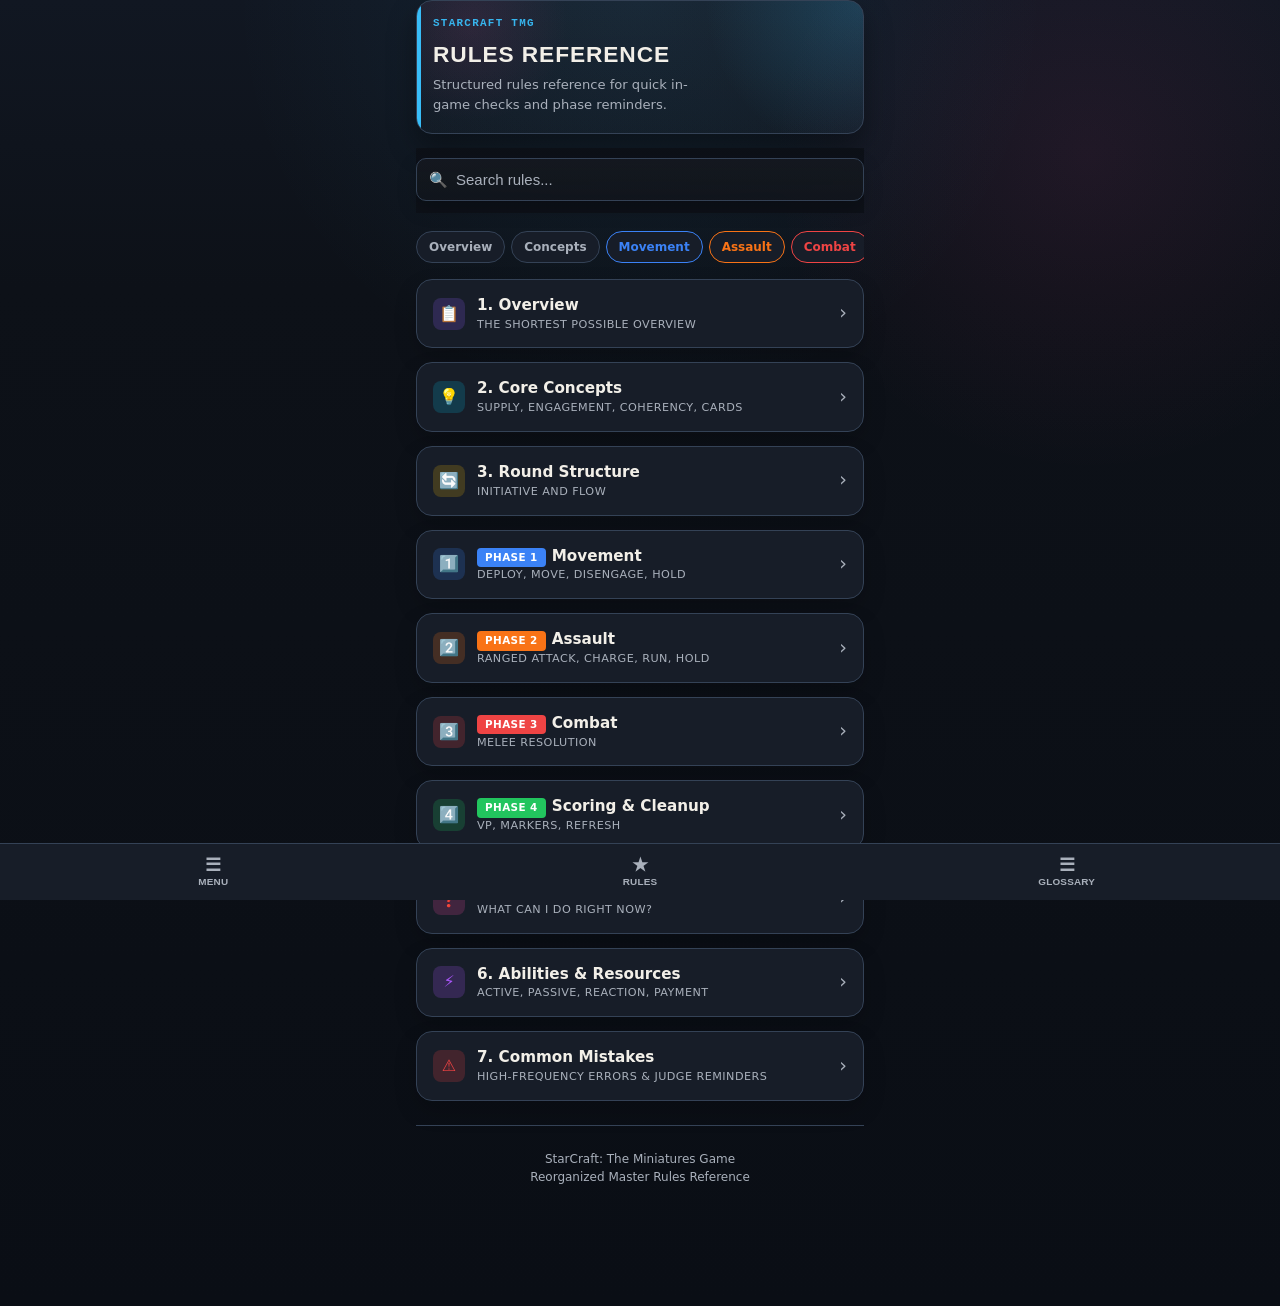
<file: Army Builder/rules.html>
<!DOCTYPE html>
<html lang="en">
<head>
  <meta charset="UTF-8">
  <meta name="viewport" content="width=device-width, initial-scale=1.0, user-scalable=no, viewport-fit=cover">
  <meta name="apple-mobile-web-app-capable" content="yes">
  <meta name="apple-mobile-web-app-status-bar-style" content="black-translucent">
  <meta name="theme-color" content="#1a1a1a">
  <title>Rules Reference - StarCraft: TMG</title>
  <link rel="manifest" href="manifest.json">
  <style>
    :root {
      --bg: #0d1118;
      --panel: #171d28;
      --panel-2: #1d2531;
      --panel-3: #263140;
      --text: #f2efe8;
      --muted: #a9b0bb;
      --border: #344256;
      --accent: #38bdf8;
      --accent-rgb: 56,189,248;
      --radius: 16px;
      --radius-sm: 10px;
      --movement: #3b82f6;
      --assault: #f97316;
      --combat: #ef4444;
      --scoring: #22c55e;
      --overview: #8b5cf6;
      --concepts: #06b6d4;
      --situations: #ec4899;
      --abilities: #a855f7;
      --mistakes: #f59e0b;
      --shadow: 0 14px 28px rgba(0,0,0,0.34);
      --mono: ui-monospace, SFMono-Regular, Menlo, Consolas, monospace;
      --sans: -apple-system, BlinkMacSystemFont, "Segoe UI", system-ui, sans-serif;
      --condensed: "Arial Narrow", "Segoe UI", sans-serif;
    }
    * { box-sizing: border-box; margin: 0; padding: 0; }
    body {
      background:
        radial-gradient(circle at top center, rgba(56,189,248,0.08), transparent 28%),
        radial-gradient(circle at 85% 12%, rgba(236,72,153,0.08), transparent 20%),
        linear-gradient(180deg, #111722 0%, var(--bg) 22%, #0a0e15 100%);
      color: var(--text);
      font: 15px/1.5 var(--sans);
      -webkit-tap-highlight-color: transparent;
      padding-bottom: calc(72px + env(safe-area-inset-bottom));
      overflow-x: hidden;
      scrollbar-width: none;
    }
    body::-webkit-scrollbar { width: 0; height: 0; display: none; }
    .app {
      max-width: 480px;
      margin: 0 auto;
      min-height: 100vh;
      min-height: 100dvh;
      padding: 0 16px 24px;
    }
    
    .header {
      position: relative;
      margin-bottom: 14px;
      padding: 14px 16px 18px;
      border: 1px solid var(--border);
      border-radius: var(--radius);
      background:
        radial-gradient(circle at top right, rgba(56,189,248,0.2), transparent 34%),
        radial-gradient(circle at 12% 18%, rgba(236,72,153,0.1), transparent 24%),
        linear-gradient(180deg, rgba(255,255,255,0.025), rgba(255,255,255,0.01));
      box-shadow: var(--shadow);
      overflow: hidden;
    }
    .header::before {
      content: "";
      position: absolute;
      left: 0;
      top: 0;
      bottom: 0;
      width: 4px;
      background: var(--accent);
    }
    .header-eyebrow {
      color: rgba(56,189,248,0.95);
      font-family: var(--mono);
      font-size: 0.68rem;
      text-transform: uppercase;
      letter-spacing: 0.12em;
      font-weight: 700;
      margin-bottom: 6px;
    }
    .title { font-family: var(--condensed); font-size: 1.42rem; font-weight: 800; margin-bottom: 4px; letter-spacing: 0.04em; text-transform: uppercase; }
    .subtitle { font-size: 0.82rem; color: var(--muted); max-width: 34ch; }
    .content-tabs {
      position: fixed;
      left: 0;
      right: 0;
      bottom: 0;
      z-index: 300;
      display: flex;
      background: var(--panel);
      border-top: 1px solid var(--border);
      padding-bottom: env(safe-area-inset-bottom);
    }
    .content-tab {
      flex: 1;
      border: none;
      border-radius: 0;
      background: transparent;
      color: var(--muted);
      padding: 6px 4px;
      min-height: 56px;
      font-family: var(--condensed);
      font-size: 0.62rem;
      font-weight: 700;
      letter-spacing: 0.02em;
      text-transform: uppercase;
      cursor: pointer;
      transition: all 0.15s;
      display: flex;
      flex-direction: column;
      align-items: center;
      justify-content: center;
      gap: 2px;
      text-decoration: none;
    }
    .content-tab.active {
      color: var(--accent);
      background: rgba(56,189,248,0.12);
      box-shadow: inset 0 0 0 1px rgba(56,189,248,0.22);
    }
    .content-tab:not(.active):hover {
      color: var(--text);
      background: var(--panel-2);
    }
    .content-tab-icon {
      font-size: 1.1rem;
      line-height: 1;
    }
    .content-tab-label {
      line-height: 1;
    }
    .content-view { display: none; }
    .content-view.active { display: block; }
    
    .search-container {
      position: sticky;
      top: 0;
      z-index: 50;
      padding: calc(env(safe-area-inset-top, 0px) + 10px) 0 12px;
      background: linear-gradient(180deg, rgba(13,17,24,0.98), rgba(13,17,24,0.92));
      backdrop-filter: blur(10px);
      margin-bottom: 10px;
    }
    .search-box {
      display: flex;
      align-items: center;
      background: linear-gradient(180deg, rgba(255,255,255,0.03), rgba(255,255,255,0.015));
      border: 1px solid var(--border);
      border-radius: var(--radius-sm);
      padding: 0 12px;
      box-shadow: 0 8px 20px rgba(0,0,0,0.18);
    }
    .search-box:focus-within { border-color: var(--accent); }
    .search-icon { color: var(--muted); margin-right: 8px; }
    .search-input {
      flex: 1;
      background: none;
      border: none;
      color: var(--text);
      font-size: 15px;
      padding: 12px 0;
      outline: none;
    }
    .search-input::placeholder { color: var(--muted); }
    .clear-btn {
      background: none;
      border: none;
      color: var(--muted);
      font-size: 1.2rem;
      cursor: pointer;
      padding: 4px;
      display: none;
    }
    .clear-btn.visible { display: block; }
    .clear-btn:hover { color: var(--text); }
    
    .quick-nav {
      display: flex;
      gap: 6px;
      overflow-x: auto;
      padding: 8px 0 16px;
      -webkit-overflow-scrolling: touch;
      scrollbar-width: none;
    }
    .quick-nav::-webkit-scrollbar { display: none; }
    .nav-btn {
      flex-shrink: 0;
      padding: 6px 12px;
      border-radius: 20px;
      background: var(--panel);
      border: 1px solid var(--border);
      color: var(--muted);
      font-size: 0.75rem;
      font-weight: 600;
      cursor: pointer;
      text-decoration: none;
      white-space: nowrap;
    }
    .nav-btn:hover { border-color: var(--accent); color: var(--text); }
    .nav-btn.movement { border-color: var(--movement); color: var(--movement); }
    .nav-btn.assault { border-color: var(--assault); color: var(--assault); }
    .nav-btn.combat { border-color: var(--combat); color: var(--combat); }
    .nav-btn.scoring { border-color: var(--scoring); color: var(--scoring); }
    .app-menu-btn { display:none; }
    .app-menu-overlay { position:fixed; inset:0; background:rgba(0,0,0,.55); backdrop-filter:blur(3px); z-index:9998; opacity:0; pointer-events:none; transition:opacity .18s ease; }
    .app-menu-overlay.open { opacity:1; pointer-events:auto; }
    .app-menu-panel { position:fixed; top:0; left:0; bottom:0; width:min(82vw,320px); background:linear-gradient(180deg, #141d27 0%, #111722 100%); border-right:1px solid rgba(255,255,255,.08); box-shadow:18px 0 38px rgba(0,0,0,.4); z-index:9999; transform:translateX(-105%); opacity:0; transition:transform .24s ease, opacity .2s ease; padding:calc(env(safe-area-inset-top,0px) + 18px) 14px calc(env(safe-area-inset-bottom,0px) + 18px); display:flex; flex-direction:column; }
    .app-menu-panel.open,
    .app-menu-overlay.open .app-menu-panel { transform:translateX(0); opacity:1; }
    body.app-menu-open { overflow:hidden; }
    .app-menu-head { display:flex; align-items:flex-start; justify-content:space-between; gap:12px; padding:0 4px 12px; border-bottom:1px solid rgba(255,255,255,.08); margin-bottom:12px; opacity:0; transform:translateY(8px); transition:opacity .18s ease .03s, transform .22s ease .03s; }
    .app-menu-head-copy { min-width:0; }
    .app-menu-eyebrow { color:#9fcfe0; font-family: var(--mono); font-size:.68rem; text-transform:uppercase; letter-spacing:.12em; font-weight:700; margin-bottom:4px; }
    .app-menu-title { color:var(--text); font-family: var(--condensed); font-size:1.05rem; font-weight:800; text-transform: uppercase; }
    .app-menu-close { width:32px; height:32px; flex:0 0 32px; border-radius:999px; border:1px solid rgba(255,255,255,.12); background:rgba(255,255,255,.04); color:var(--text); font-size:1.2rem; line-height:1; cursor:pointer; transition:background .18s ease, border-color .18s ease, transform .18s ease; }
    .app-menu-close:hover { background:rgba(255,255,255,.08); border-color:rgba(255,255,255,.2); transform:translateY(-1px); }
    .app-menu-list { display:flex; flex-direction:column; gap:8px; opacity:0; transform:translateY(10px); transition:opacity .18s ease .06s, transform .22s ease .06s; }
    .app-menu-section-label { padding:10px 12px 2px; color:var(--muted); font-size:.8rem; font-weight:600; }
    .app-menu-link { display:flex; align-items:center; gap:10px; padding:12px 12px; border-radius:12px; color:var(--text); border:1px solid transparent; background:rgba(255,255,255,.02); font-weight:700; transition:transform .18s ease, background .18s ease, border-color .18s ease, color .18s ease; }
    .app-menu-link:hover { background:rgba(255,255,255,.05); border-color:rgba(255,255,255,.06); transform:translateX(4px); }
    body.app-menu-open .app-menu-head,
    body.app-menu-open .app-menu-list { opacity:1; transform:translateY(0); }
    .app-menu-link.current { border-color:rgba(var(--accent-rgb),.7); background:rgba(var(--accent-rgb),.14); color:#fff; }
    .app-menu-icon { width:18px; text-align:center; opacity:.9; }
    
    .section {
      margin-bottom: 14px;
      border-radius: var(--radius);
      background: var(--panel);
      border: 1px solid var(--border);
      overflow: hidden;
      box-shadow: 0 10px 22px rgba(0,0,0,0.18);
    }
    .section.hidden { display: none; }
    .section-header {
      display: flex;
      align-items: center;
      padding: 14px 16px;
      cursor: pointer;
      gap: 12px;
      user-select: none;
    }
    .section-header:hover { background: var(--panel-2); }
    .section-icon {
      width: 32px;
      height: 32px;
      border-radius: 8px;
      display: grid;
      place-items: center;
      font-size: 1rem;
      flex-shrink: 0;
    }
    .section-titles { flex: 1; min-width: 0; }
    .section-name {
      font-size: 0.95rem;
      font-weight: 700;
      white-space: nowrap;
      overflow: hidden;
      text-overflow: ellipsis;
    }
    .section-meta {
      font-size: 0.7rem;
      color: var(--muted);
      text-transform: uppercase;
      letter-spacing: 0.04em;
    }
    .section-chevron {
      font-size: 1.2rem;
      color: var(--muted);
      transition: transform 0.2s;
    }
    .section.expanded .section-chevron { transform: rotate(90deg); }
    .section-body {
      display: none;
      border-top: 1px solid var(--border);
    }
    .section.expanded .section-body { display: block; }
    
    .subsection { border-bottom: 1px solid var(--border); }
    .subsection:last-child { border-bottom: none; }
    .subsection-header {
      display: flex;
      align-items: center;
      padding: 12px 16px;
      cursor: pointer;
      gap: 10px;
      background: var(--panel-2);
    }
    .subsection-header:hover { background: var(--panel-3); }
    .subsection-name { flex: 1; font-size: 0.85rem; font-weight: 600; }
    .subsection-chevron {
      font-size: 1rem;
      color: var(--muted);
      transition: transform 0.2s;
    }
    .subsection.expanded .subsection-chevron { transform: rotate(90deg); }
    .subsection-body {
      display: none;
      padding: 12px 16px;
      background: var(--bg);
    }
    .subsection.expanded .subsection-body { display: block; }
    
    .prose {
      font-size: 0.85rem;
      color: var(--muted);
      margin-bottom: 10px;
      line-height: 1.6;
    }
    .prose:last-child { margin-bottom: 0; }
    .prose.practical {
      font-style: italic;
      padding: 10px 12px;
      background: var(--panel);
      border-radius: 8px;
      border-left: 3px solid var(--accent);
    }
    
    .rule-list {
      list-style: none;
      display: flex;
      flex-direction: column;
      gap: 8px;
    }
    .rule-item {
      font-size: 0.85rem;
      padding-left: 20px;
      position: relative;
      line-height: 1.5;
    }
    .rule-item::before {
      content: '•';
      position: absolute;
      left: 0;
      color: var(--accent);
      font-weight: bold;
    }
    
    .mistake-item {
      font-size: 0.85rem;
      padding: 10px 12px;
      padding-left: 36px;
      position: relative;
      line-height: 1.5;
      background: rgba(239, 68, 68, 0.1);
      border-radius: 8px;
      border: 1px solid rgba(239, 68, 68, 0.2);
      margin-bottom: 8px;
    }
    .mistake-item:last-child { margin-bottom: 0; }
    .mistake-item::before {
      content: '⚠';
      position: absolute;
      left: 12px;
      color: #ef4444;
    }
    
    .phase-badge {
      display: inline-block;
      padding: 2px 8px;
      border-radius: 4px;
      font-size: 0.65rem;
      font-weight: 700;
      text-transform: uppercase;
      letter-spacing: 0.04em;
      margin-right: 6px;
    }
    .phase-badge.movement { background: var(--movement); color: white; }
    .phase-badge.assault { background: var(--assault); color: white; }
    .phase-badge.combat { background: var(--combat); color: white; }
    .phase-badge.scoring { background: var(--scoring); color: white; }
    
    .section-icon.overview { background: rgba(139, 92, 246, 0.2); color: var(--overview); }
    .section-icon.concepts { background: rgba(6, 182, 212, 0.2); color: var(--concepts); }
    .section-icon.round { background: rgba(234, 179, 8, 0.2); color: var(--accent); }
    .section-icon.phases { background: rgba(99, 102, 241, 0.2); color: #818cf8; }
    .section-icon.situations { background: rgba(236, 72, 153, 0.2); color: var(--situations); }
    .section-icon.abilities { background: rgba(168, 85, 247, 0.2); color: var(--abilities); }
    .section-icon.mistakes { background: rgba(239, 68, 68, 0.2); color: #ef4444; }
    
    .no-results {
      text-align: center;
      padding: 48px 24px;
      color: var(--muted);
    }
    .no-results-icon { font-size: 2rem; margin-bottom: 12px; }
    .no-results-text { font-size: 0.9rem; }
    
    .footer {
      text-align: center;
      padding: 24px 16px;
      border-top: 1px solid var(--border);
      margin-top: 24px;
    }
    .footer-text { font-size: 0.75rem; color: var(--muted); }
    .glossary-summary {
      display: flex;
      align-items: center;
      justify-content: space-between;
      gap: 10px;
      padding: 16px;
      border-bottom: 1px solid var(--border);
      background: linear-gradient(180deg, rgba(var(--accent-rgb), 0.12), rgba(var(--accent-rgb), 0.03));
    }
    .glossary-summary-copy { min-width: 0; }
    .glossary-summary-title { font-size: 0.92rem; font-weight: 700; margin-bottom: 4px; }
    .glossary-summary-meta { font-size: 0.76rem; color: var(--muted); line-height: 1.45; }
    .glossary-count-badge {
      flex-shrink: 0;
      padding: 8px 10px;
      border-radius: 999px;
      background: rgba(var(--accent-rgb), 0.14);
      border: 1px solid rgba(var(--accent-rgb), 0.28);
      color: #bae6fd;
      font-size: 0.72rem;
      font-weight: 800;
      letter-spacing: 0.05em;
      text-transform: uppercase;
    }
    .glossary-grid {
      display: flex;
      flex-direction: column;
      gap: 12px;
      padding: 16px;
      background: var(--bg);
    }
    .glossary-card {
      border: 1px solid var(--border);
      border-radius: 14px;
      background: linear-gradient(180deg, rgba(255,255,255,0.025), rgba(255,255,255,0.01));
      overflow: hidden;
    }
    .glossary-card-head {
      display: flex;
      align-items: flex-start;
      justify-content: space-between;
      gap: 12px;
      padding: 14px 14px 10px;
    }
    .glossary-card-name {
      font-size: 0.92rem;
      font-weight: 800;
      line-height: 1.3;
    }
    .glossary-card-type {
      flex-shrink: 0;
      padding: 5px 9px;
      border-radius: 999px;
      background: rgba(var(--accent-rgb), 0.12);
      border: 1px solid rgba(var(--accent-rgb), 0.24);
      color: #bae6fd;
      font-size: 0.68rem;
      font-weight: 800;
      letter-spacing: 0.05em;
      text-transform: uppercase;
    }
    .glossary-card-body {
      padding: 0 14px 14px;
      display: flex;
      flex-direction: column;
      gap: 10px;
    }
    .glossary-block {
      padding: 11px 12px;
      border-radius: 12px;
      border: 1px solid rgba(255,255,255,0.07);
      background: var(--panel-2);
    }
    .glossary-block.raw {
      border-color: rgba(var(--accent-rgb), 0.18);
      background: rgba(var(--accent-rgb), 0.08);
    }
    .glossary-block-label {
      display: block;
      margin-bottom: 6px;
      font-size: 0.68rem;
      font-weight: 800;
      letter-spacing: 0.06em;
      text-transform: uppercase;
      color: var(--muted);
    }
    .glossary-block.raw .glossary-block-label { color: #7dd3fc; }
    .glossary-block-text {
      font-size: 0.82rem;
      line-height: 1.6;
      color: var(--text);
    }
    .glossary-block-text p + p { margin-top: 8px; }
    .glossary-block-text ul {
      margin: 6px 0 0 18px;
      color: var(--muted);
    }
    .glossary-block-text li + li { margin-top: 4px; }
    .glossary-example {
      font-style: italic;
      color: #ddd6fe;
      border-left: 3px solid rgba(var(--accent-rgb), 0.5);
      padding-left: 10px;
    }
    .glossary-empty {
      padding: 18px 16px;
      text-align: center;
      color: var(--muted);
      font-size: 0.82rem;
      border: 1px dashed var(--border);
      border-radius: 14px;
      background: rgba(255,255,255,0.02);
    }
  </style>
</head>
<body>
  <button class="app-menu-btn" id="appMenuBtn" aria-label="Open navigation menu" aria-expanded="false" aria-controls="appMenuPanel"><span class="bars"></span></button>
  <div class="app-menu-overlay" id="appMenuOverlay"></div>
  <aside class="app-menu-panel" id="appMenuPanel" aria-hidden="true">
    <div id="referenceAppMenuShell"></div>
  </aside>
  <template id="referenceShellLinkFallback"><a href="rules.html"></a><a href="glossary.html"></a></template>
  <div class="app">
    <div class="header">
      <div class="header-eyebrow">StarCraft TMG</div>
      <div class="title">Rules Reference</div>
      <div class="subtitle">Structured rules reference for quick in-game checks and phase reminders.</div>
    </div>
    <div class="content-view active" id="rulesView">
      <div class="search-container">
        <div class="search-box">
          <span class="search-icon">🔍</span>
          <input type="text" class="search-input" placeholder="Search rules..." id="rulesSearchInput">
          <button class="clear-btn" id="rulesClearBtn">×</button>
        </div>
      </div>

      <div class="quick-nav">
        <a href="#overview" class="nav-btn">Overview</a>
        <a href="#concepts" class="nav-btn">Concepts</a>
        <a href="#phase-movement" class="nav-btn movement">Movement</a>
        <a href="#phase-assault" class="nav-btn assault">Assault</a>
        <a href="#phase-combat" class="nav-btn combat">Combat</a>
        <a href="#phase-scoring" class="nav-btn scoring">Scoring</a>
        <a href="#situations" class="nav-btn">Situations</a>
        <a href="#mistakes" class="nav-btn">Mistakes</a>
      </div>

      <div id="rulesContainer"></div>

      <div class="no-results" id="rulesNoResults" style="display: none;">
        <div class="no-results-icon">🔍</div>
        <div class="no-results-text">No rules found matching your search</div>
      </div>
    </div>

    <div class="content-view" id="glossaryView">
      <div class="search-container">
        <div class="search-box">
          <span class="search-icon">🔍</span>
          <input type="text" class="search-input" placeholder="Search glossary..." id="glossarySearchInput">
          <button class="clear-btn" id="glossaryClearBtn">×</button>
        </div>
      </div>

      <div class="glossary-summary">
        <div class="glossary-summary-copy">
          <div class="glossary-summary-title">Rules terms in one place</div>
          <div class="glossary-summary-meta">Each entry starts with the source-backed RAW text, then adds a quick-read explanation and a gameplay example when it helps clarify use.</div>
        </div>
        <div class="glossary-count-badge" id="glossaryCountBadge">72 Terms</div>
      </div>
      <div class="glossary-grid" id="glossaryGrid">
        <div class="glossary-card" data-keywords="access point access-point part of a terrain that connects different elevation levels. models moving through an access point can change their elevation. part of a terrain that connects different elevation levels."><div class="glossary-card-head"><div class="glossary-card-name">ACCESS POINT</div><div class="glossary-card-type">Keyword</div></div><div class="glossary-card-body"><div class="glossary-block raw"><span class="glossary-block-label">RAW Definition</span><div class="glossary-block-text"><p>Part of a Terrain that connects different elevation levels. Models moving through an ACCESS POINT can change their elevation.</p></div></div><div class="glossary-block"><span class="glossary-block-label">Common English</span><div class="glossary-block-text"><p>Part of a terrain that connects different elevation levels.</p></div></div><div class="glossary-block"><span class="glossary-block-label">Example</span><div class="glossary-block-text glossary-example"><p>Example: if a model climbs through a doorway or ramp between levels, it is using an access point.</p></div></div></div></div>
        <div class="glossary-card" data-keywords="active player active-player the player whose turn it is to act. this means the player currently taking actions."><div class="glossary-card-head"><div class="glossary-card-name">ACTIVE PLAYER</div><div class="glossary-card-type">Keyword</div></div><div class="glossary-card-body"><div class="glossary-block raw"><span class="glossary-block-label">RAW Definition</span><div class="glossary-block-text"><p>The player whose turn it is to act.</p></div></div><div class="glossary-block"><span class="glossary-block-label">Common English</span><div class="glossary-block-text"><p>This means the player currently taking actions.</p></div></div><div class="glossary-block"><span class="glossary-block-label">Example</span><div class="glossary-block-text glossary-example"><p>Example: if it is your activation and you are choosing actions, you are the active player.</p></div></div></div></div>
        <div class="glossary-card" data-keywords="anti-evade anti-evade anti-evade (x) - when resolving an attack with this weapon against enemy units, the target unit suffers a -x modifier to its evade roll for this attack (part 8.7.4, step 4). anti-evade (x) - when resolving an attack with this weapon against enemy units, the target unit suffers a -x modifier to its evade roll for this attack."><div class="glossary-card-head"><div class="glossary-card-name">ANTI-EVADE</div><div class="glossary-card-type">Keyword</div></div><div class="glossary-card-body"><div class="glossary-block raw"><span class="glossary-block-label">RAW Definition</span><div class="glossary-block-text"><p>ANTI-EVADE (X) - When resolving an attack with this weapon against Enemy Units, the target Unit suffers a -X Modifier to its Evade Roll for this attack (Part 8.7.4, Step 4).</p></div></div><div class="glossary-block"><span class="glossary-block-label">Common English</span><div class="glossary-block-text"><p>ANTI-EVADE (X) - When resolving an attack with this weapon against enemy units, the target unit suffers a -X Modifier to its Evade Roll for this attack.</p></div></div><div class="glossary-block"><span class="glossary-block-label">Example</span><div class="glossary-block-text glossary-example"><p>Example: if a weapon has ANTI-EVADE (1), the target makes its Evade roll one step worse for that attack.</p></div></div></div></div>
        <div class="glossary-card" data-keywords="army slot army-slot army slots determine how many and what types of units may be included in an army. each army slot has a type: core, elite, support, air, or hero. every unit occupies a number of army slots of its designated type equal to its starting supply value.

the faction card provides the initial pool of army slots. additional army slots are unlocked by purchasing tactical cards with vespene gas during army building (part 9.1.5). unused army slots are lost- they cannot be converted, exchanged, or carried forward. army slots determine how many and what types of units may be included in an army."><div class="glossary-card-head"><div class="glossary-card-name">ARMY SLOT</div><div class="glossary-card-type">Keyword</div></div><div class="glossary-card-body"><div class="glossary-block raw"><span class="glossary-block-label">RAW Definition</span><div class="glossary-block-text"><p>Army Slots determine how many and what types of Units may be included in an army. Each Army Slot has a type: Core, Elite, Support, Air, or Hero. Every Unit occupies a number of Army Slots of its designated type equal to its starting Supply Value.

The Faction Card provides the initial pool of Army Slots. Additional Army Slots are unlocked by purchasing Tactical Cards with Vespene Gas during Army Building (Part 9.1.5). Unused Army Slots are lost- they cannot be converted, exchanged, or carried forward.</p></div></div><div class="glossary-block"><span class="glossary-block-label">Common English</span><div class="glossary-block-text"><p>Army Slots determine how many and what types of units may be included in an army.</p></div></div><div class="glossary-block"><span class="glossary-block-label">Example</span><div class="glossary-block-text glossary-example"><p>Example: if a situation would break this restriction, the action is not allowed unless another rule overrides it.</p></div></div></div></div>
        <div class="glossary-card" data-keywords="available supply available-supply available supply is the amount of supply capacity remaining for new deployments. it equals the current supply pool minus the total current supply value of all friendly units on the battlefield (part 8.3.2).

a unit may only be deployed from reserves if its current supply value is less than or equal to the available supply. at no point may the total current supply of a player&#39;s on-table units exceed the supply pool. units destroyed or reduced by casualties free up available supply for new arrivals. in the final round of the game, the supply pool becomes unlimited and available supply restrictions are lifted. available supply is the amount of supply capacity remaining for new deployments."><div class="glossary-card-head"><div class="glossary-card-name">AVAILABLE SUPPLY</div><div class="glossary-card-type">Keyword</div></div><div class="glossary-card-body"><div class="glossary-block raw"><span class="glossary-block-label">RAW Definition</span><div class="glossary-block-text"><p>Available Supply is the amount of Supply capacity remaining for new deployments. It equals the current Supply Pool minus the Total Current Supply Value of all Friendly Units on the battlefield (Part 8.3.2).

A Unit may only be deployed from Reserves if its Current Supply Value is less than or equal to the Available Supply. At no point may the Total Current Supply of a player&#39;s on-table Units exceed the Supply Pool. Units Destroyed or reduced by casualties free up Available Supply for new arrivals. In the final Round of the game, the Supply Pool becomes unlimited and Available Supply restrictions are lifted.</p></div></div><div class="glossary-block"><span class="glossary-block-label">Common English</span><div class="glossary-block-text"><p>Available Supply is the amount of Supply capacity remaining for new deployments.</p></div></div></div></div>
        <div class="glossary-card" data-keywords="blocking terrain blocking-terrain any terrain piece with an effective size of 1 or greater. blocking terrain obstructs line of sight according to the cover rules (part 7.1.1).

whether a model may move through that terrain is determined separately by the movement rules, terrain size, access points, gap clearance, and any relevant terrain keywords. any terrain piece with an effective size of 1 or greater."><div class="glossary-card-head"><div class="glossary-card-name">BLOCKING TERRAIN</div><div class="glossary-card-type">Keyword</div></div><div class="glossary-card-body"><div class="glossary-block raw"><span class="glossary-block-label">RAW Definition</span><div class="glossary-block-text"><p>Any terrain piece with an Effective Size of 1 or greater. Blocking Terrain obstructs Line of Sight according to the Cover rules (Part 7.1.1).

Whether a model may move through that terrain is determined separately by the movement rules, terrain Size, ACCESS POINTS, Gap Clearance, and any relevant terrain Keywords.</p></div></div><div class="glossary-block"><span class="glossary-block-label">Common English</span><div class="glossary-block-text"><p>Any terrain piece with an Effective Size of 1 or greater.</p></div></div></div></div>
        <div class="glossary-card" data-keywords="buff buff buff [characteristic] (x) the unit gains a bonus of x to the specified characteristic until the end of the round.

• target number characteristic (e.g. armour, hit): reduce the value by x (easier to roll).

• value characteristic (e.g. speed, roa): increase the value by x. buff [characteristic] (x) the unit gains a bonus of x to the specified characteristic until the end of the round."><div class="glossary-card-head"><div class="glossary-card-name">BUFF</div><div class="glossary-card-type">Keyword</div></div><div class="glossary-card-body"><div class="glossary-block raw"><span class="glossary-block-label">RAW Definition</span><div class="glossary-block-text"><p>BUFF [Characteristic] (X) The Unit gains a bonus of X to the specified Characteristic until the End of the Round.

• Target Number Characteristic (e.g. Armour, Hit): reduce the value by X (easier to roll).

• Value Characteristic (e.g. Speed, RoA): increase the value by X.</p></div></div><div class="glossary-block"><span class="glossary-block-label">Common English</span><div class="glossary-block-text"><p>BUFF [Characteristic] (X) The unit gains a bonus of X to the specified Characteristic until the End of the Round.</p></div></div><div class="glossary-block"><span class="glossary-block-label">Example</span><div class="glossary-block-text glossary-example"><p>Example: if a unit gains BUFF Speed (2), it moves farther until the round ends.</p></div></div></div></div>
        <div class="glossary-card" data-keywords="bulky bulky this weapon cannot be used to make a ranged attack while the unit is currently engaged (part 8.7.3). in simple terms: this weapon is restricted in when it can be used."><div class="glossary-card-head"><div class="glossary-card-name">BULKY</div><div class="glossary-card-type">Keyword</div></div><div class="glossary-card-body"><div class="glossary-block raw"><span class="glossary-block-label">RAW Definition</span><div class="glossary-block-text"><p>This weapon cannot be used to make a Ranged Attack while the Unit is currently Engaged (Part 8.7.3).</p></div></div><div class="glossary-block"><span class="glossary-block-label">Common English</span><div class="glossary-block-text"><p>In simple terms: this weapon is restricted in when it can be used.</p></div></div><div class="glossary-block"><span class="glossary-block-label">Example</span><div class="glossary-block-text glossary-example"><p>Example: if the unit is already engaged, it cannot fire a Bulky ranged weapon.</p></div></div></div></div>
        <div class="glossary-card" data-keywords="burrowed burrowed • a burrowed is classified as a status. • a burrowed is classified as a status."><div class="glossary-card-head"><div class="glossary-card-name">BURROWED</div><div class="glossary-card-type">Keyword</div></div><div class="glossary-card-body"><div class="glossary-block raw"><span class="glossary-block-label">RAW Definition</span><div class="glossary-block-text"><p>• A BURROWED is classified as a Status.</p></div></div><div class="glossary-block"><span class="glossary-block-label">Common English</span><div class="glossary-block-text"><p>• A BURROWED is classified as a Status.</p></div></div><div class="glossary-block"><span class="glossary-block-label">Example</span><div class="glossary-block-text glossary-example"><p>Example: if a Zerg unit gains Burrowed, it is now treated as having that status until something removes it.</p></div></div></div></div>
        <div class="glossary-card" data-keywords="burst fire burst-fire burst fire y&quot; (x) when making a ranged attack against a target within y&quot; of the attacking model, increase this weapon’s roa by x for that attack. burst fire y&quot; (x) when making a ranged attack against a target within y&quot; of the attacking model, increase this weapon’s roa by x for that attack."><div class="glossary-card-head"><div class="glossary-card-name">BURST FIRE</div><div class="glossary-card-type">Keyword</div></div><div class="glossary-card-body"><div class="glossary-block raw"><span class="glossary-block-label">RAW Definition</span><div class="glossary-block-text"><p>BURST FIRE Y&quot; (X) When making a Ranged Attack against a target Within Y&quot; of the attacking model, increase this weapon’s RoA by X for that attack.</p></div></div><div class="glossary-block"><span class="glossary-block-label">Common English</span><div class="glossary-block-text"><p>BURST FIRE Y&quot; (X) When making a Ranged Attack against a target Within Y&quot; of the attacking model, increase this weapon’s RoA by X for that attack.</p></div></div><div class="glossary-block"><span class="glossary-block-label">Example</span><div class="glossary-block-text glossary-example"><p>Example: if the target is inside the listed short range, the weapon gains extra rate of attack dice.</p></div></div></div></div>
        <div class="glossary-card" data-keywords="combat tags combat-tags combat tags are keywords printed on a unit card that identify a unit&#39;s physical nature and tactical class.

 type tags: armoured, biological, light, mechanical, psionic, flying, and ground.

• targeting: some weapons can fire only at specific combat tags (e.g., &quot;target: flying &quot;).

• surge: a weapon&#39;s surge efficiency triggers only when the target has the combat tag listed in the weapon&#39;s surge type (part 8.7.4).

• bonuses: abilities such as anti-evade (x) or pierce (x) often apply only against specific combat tags.

note: the ground combat tag and the ground level elevation (part 8.5.3) are distinct concepts. a flying unit standing on the playmat is at ground level but does not have the ground combat tag. throughout these rules, ground in bold always refers to the combat tag. ground level always refers to elevation. combat tags are keywords printed on a unit card that identify a unit&#39;s physical nature and tactical class."><div class="glossary-card-head"><div class="glossary-card-name">COMBAT TAGS</div><div class="glossary-card-type">Keyword</div></div><div class="glossary-card-body"><div class="glossary-block raw"><span class="glossary-block-label">RAW Definition</span><div class="glossary-block-text"><p>Combat Tags are Keywords printed on a Unit Card that identify a Unit&#39;s physical nature and tactical class.

 Type Tags: Armoured, Biological, Light, Mechanical, Psionic, Flying, and Ground.

• Targeting: Some weapons can fire only at specific Combat Tags (e.g., &quot;Target: Flying &quot;).

• Surge: A weapon&#39;s Surge efficiency triggers only when the target has the Combat Tag listed in the weapon&#39;s Surge Type (Part 8.7.4).

• Bonuses: Abilities such as ANTI-EVADE (X) or PIERCE (X) often apply only against specific Combat Tags.

Note: The Ground Combat Tag and the GROUND LEVEL elevation (Part 8.5.3) are distinct concepts. A Flying Unit standing on the playmat is at GROUND LEVEL but does not have the Ground Combat Tag. Throughout these rules, Ground in bold always refers to the Combat Tag. GROUND LEVEL always refers to elevation.</p></div></div><div class="glossary-block"><span class="glossary-block-label">Common English</span><div class="glossary-block-text"><p>Combat Tags are Keywords printed on a unit Card that identify a unit&#39;s physical nature and tactical class.</p></div></div></div></div>
        <div class="glossary-card" data-keywords="concentrated fire concentrated-fire concentrated fire (x) attacks with this weapon may remove no more than x models as casualties. once x models have been removed, discard any remaining total damage. it is not recorded as a damage marker and does not carry over. concentrated fire (x) attacks with this weapon may remove no more than x models as casualties."><div class="glossary-card-head"><div class="glossary-card-name">CONCENTRATED FIRE</div><div class="glossary-card-type">Keyword</div></div><div class="glossary-card-body"><div class="glossary-block raw"><span class="glossary-block-label">RAW Definition</span><div class="glossary-block-text"><p>CONCENTRATED FIRE (X) Attacks with this weapon may remove no more than X models as casualties. Once X models have been removed, discard any remaining Total Damage. It is not recorded as a Damage Marker and does not carry over.</p></div></div><div class="glossary-block"><span class="glossary-block-label">Common English</span><div class="glossary-block-text"><p>CONCENTRATED FIRE (X) Attacks with this weapon may remove no more than X models as casualties.</p></div></div><div class="glossary-block"><span class="glossary-block-label">Example</span><div class="glossary-block-text glossary-example"><p>Example: even if the attack rolls huge damage, it can only remove up to the listed number of models.</p></div></div></div></div>
        <div class="glossary-card" data-keywords="controlling player controlling-player the player who commands a specific unit, model, or token. they make all decisions and roll all dice. certain abilities (e.g., neural parasite) can transfer control; the new controller then acts in every respect as though the unit were their own. the player who commands a specific unit, model, or token."><div class="glossary-card-head"><div class="glossary-card-name">CONTROLLING PLAYER</div><div class="glossary-card-type">Keyword</div></div><div class="glossary-card-body"><div class="glossary-block raw"><span class="glossary-block-label">RAW Definition</span><div class="glossary-block-text"><p>The player who commands a specific Unit, model, or Token. They make all decisions and roll all dice. Certain abilities (e.g., Neural Parasite) can transfer control; the new controller then acts in every respect as though the Unit were their own.</p></div></div><div class="glossary-block"><span class="glossary-block-label">Common English</span><div class="glossary-block-text"><p>The player who commands a specific unit, model, or Token.</p></div></div></div></div>
        <div class="glossary-card" data-keywords="critical hit critical-hit critical hit (x) move x dice from the armour pool directly to the damage pool, bypassing armour. critical hit can never move more dice than are in the armour pool. critical hit (x) move x dice from the armour pool directly to the damage pool, bypassing armour."><div class="glossary-card-head"><div class="glossary-card-name">CRITICAL HIT</div><div class="glossary-card-type">Keyword</div></div><div class="glossary-card-body"><div class="glossary-block raw"><span class="glossary-block-label">RAW Definition</span><div class="glossary-block-text"><p>CRITICAL HIT (X) Move X dice from the Armour Pool directly to the Damage Pool, bypassing Armour. CRITICAL HIT can never move more dice than are in the Armour Pool.</p></div></div><div class="glossary-block"><span class="glossary-block-label">Common English</span><div class="glossary-block-text"><p>CRITICAL HIT (X) Move X dice from the Armour Pool directly to the Damage Pool, bypassing Armour.</p></div></div><div class="glossary-block"><span class="glossary-block-label">Example</span><div class="glossary-block-text glossary-example"><p>Example: if CRITICAL HIT (1) triggers, one die skips Armour and goes straight into Damage.</p></div></div></div></div>
        <div class="glossary-card" data-keywords="current supply value current-supply-value the current supply value of a unit is its supply value at this moment, based on the number of models remaining in the unit as shown on the supply profile (part 6.1). update the current supply value immediately whenever a casualty reduces the model count into a lower bracket.

the current supply value is referenced when checking whether a unit may be deployed from reserves (part 8.3.2), when determining mission marker control (part 8.9.1), when evaluating tactical mass for disengage (part 8.5.4), and when calculating victory points for supply-based scoring conditions. the current supply value of a unit is its supply value at this moment, based on the number of models remaining in the unit as shown on the supply profile."><div class="glossary-card-head"><div class="glossary-card-name">CURRENT SUPPLY VALUE</div><div class="glossary-card-type">Keyword</div></div><div class="glossary-card-body"><div class="glossary-block raw"><span class="glossary-block-label">RAW Definition</span><div class="glossary-block-text"><p>The Current Supply Value of a Unit is its Supply Value at this moment, based on the number of models remaining in the Unit as shown on the Supply Profile (Part 6.1). Update the Current Supply Value immediately whenever a casualty reduces the model count into a lower bracket.

The Current Supply Value is referenced when checking whether a Unit may be deployed from Reserves (Part 8.3.2), when determining Mission Marker Control (Part 8.9.1), when evaluating Tactical Mass for Disengage (Part 8.5.4), and when calculating Victory Points for Supply-based scoring conditions.</p></div></div><div class="glossary-block"><span class="glossary-block-label">Common English</span><div class="glossary-block-text"><p>The Current Supply Value of a unit is its Supply Value at this moment, based on the number of models remaining in the unit as shown on the Supply Profile.</p></div></div></div></div>
        <div class="glossary-card" data-keywords="debuff debuff debuff [characteristic] (x) the unit suffers a penalty of x to the specified characteristic until the end of the round.

• target number characteristic: increase the value by x (harder to roll).

• value characteristic: decrease the value by x (minimum 0). debuff [characteristic] (x) the unit suffers a penalty of x to the specified characteristic until the end of the round."><div class="glossary-card-head"><div class="glossary-card-name">DEBUFF</div><div class="glossary-card-type">Keyword</div></div><div class="glossary-card-body"><div class="glossary-block raw"><span class="glossary-block-label">RAW Definition</span><div class="glossary-block-text"><p>DEBUFF [Characteristic] (X) The Unit suffers a penalty of X to the specified Characteristic until the End of the Round.

• Target Number Characteristic: increase the value by X (harder to roll).

• Value Characteristic: decrease the value by X (minimum 0).</p></div></div><div class="glossary-block"><span class="glossary-block-label">Common English</span><div class="glossary-block-text"><p>DEBUFF [Characteristic] (X) The unit suffers a penalty of X to the specified Characteristic until the End of the Round.</p></div></div><div class="glossary-block"><span class="glossary-block-label">Example</span><div class="glossary-block-text glossary-example"><p>Example: if a unit suffers DEBUFF Hit (1), its attack rolls become one step worse until the round ends.</p></div></div></div></div>
        <div class="glossary-card" data-keywords="displacement displacement the leading model may end a move overlapping this token or unit (overrides part 7.3.1).

if the leading model ends any move, deploy, run, charge, disengage, close ranks or special ability move overlapping this token or model, the controlling player of the leading model immediately set it in base-to-base contact with the leading model. if base-to-base is not possible, set it as close as possible. the leading model may end a move overlapping this token or unit (overrides part 7.3.1)."><div class="glossary-card-head"><div class="glossary-card-name">DISPLACEMENT</div><div class="glossary-card-type">Keyword</div></div><div class="glossary-card-body"><div class="glossary-block raw"><span class="glossary-block-label">RAW Definition</span><div class="glossary-block-text"><p>The Leading Model may end a move Overlapping this Token or Unit (overrides Part 7.3.1).

If the Leading Model ends any Move, Deploy, Run, Charge, Disengage, Close Ranks or Special Ability move Overlapping this Token or model, the controlling player of the Leading Model immediately set it in Base-to-Base contact with the Leading Model. If Base-to-Base is not possible, set it as close as possible.</p></div></div><div class="glossary-block"><span class="glossary-block-label">Common English</span><div class="glossary-block-text"><p>The leading model may end a move Overlapping this Token or unit (overrides Part 7.3.1).</p></div></div></div></div>
        <div class="glossary-card" data-keywords="dodge dodge dodge (x) when this unit is targeted by an attack, reduce the number of dice moved from the armour pool to the damage pool by surge or critical hit by x (minimum 0). apply during the resolve surge step. dodge (x) when this unit is targeted by an attack, reduce the number of dice moved from the armour pool to the damage pool by surge or critical hit by x (minimum 0)."><div class="glossary-card-head"><div class="glossary-card-name">DODGE</div><div class="glossary-card-type">Keyword</div></div><div class="glossary-card-body"><div class="glossary-block raw"><span class="glossary-block-label">RAW Definition</span><div class="glossary-block-text"><p>DODGE (X) When this Unit is targeted by an attack, reduce the number of dice moved from the Armour Pool to the Damage Pool by Surge or CRITICAL HIT by X (minimum 0). Apply during the Resolve Surge step.</p></div></div><div class="glossary-block"><span class="glossary-block-label">Common English</span><div class="glossary-block-text"><p>DODGE (X) When this unit is targeted by an attack, reduce the number of dice moved from the Armour Pool to the Damage Pool by Surge or CRITICAL HIT by X (minimum 0).</p></div></div><div class="glossary-block"><span class="glossary-block-label">Example</span><div class="glossary-block-text glossary-example"><p>Example: if Surge would push 2 dice into Damage and the unit has DODGE (1), only 1 die gets through from that effect.</p></div></div></div></div>
        <div class="glossary-card" data-keywords="effective size effective-size a model&#39;s effective size is equal to its size characteristic plus the size of any terrain it is standing on (part 7.1.2).

a model at ground level has an effective size equal to its own size characteristic only. a model on high ground (size 3+) or mid ground (size 1–2) adds the terrain&#39;s size to its own. terrain pieces set on elevated surfaces stack in the same way- a terrain piece&#39;s effective size equals its own size plus the size of the terrain it stands on.

 effective size determines which terrain blocks line of sight through full cover and direct cover (part 7.1.1). flying models are treated as having an effective size higher than any terrain piece on the table for cover purposes (part 7.1.4). a model&#39;s effective size is equal to its size characteristic plus the size of any terrain it is standing on."><div class="glossary-card-head"><div class="glossary-card-name">EFFECTIVE SIZE</div><div class="glossary-card-type">Keyword</div></div><div class="glossary-card-body"><div class="glossary-block raw"><span class="glossary-block-label">RAW Definition</span><div class="glossary-block-text"><p>A model&#39;s Effective Size is equal to its Size characteristic plus the Size of any terrain it is standing on (Part 7.1.2).

A model at GROUND LEVEL has an Effective Size equal to its own Size characteristic only. A model on HIGH GROUND (Size 3+) or MID GROUND (Size 1–2) adds the terrain&#39;s Size to its own. Terrain pieces set on elevated surfaces stack in the same way- a terrain piece&#39;s Effective Size equals its own Size plus the Size of the terrain it stands on.

 Effective Size determines which terrain blocks Line of Sight through Full Cover and Direct Cover (Part 7.1.1). Flying models are treated as having an Effective Size higher than any terrain piece on the table for Cover purposes (Part 7.1.4).</p></div></div><div class="glossary-block"><span class="glossary-block-label">Common English</span><div class="glossary-block-text"><p>A model&#39;s Effective Size is equal to its Size characteristic plus the Size of any terrain it is standing on.</p></div></div></div></div>
        <div class="glossary-card" data-keywords="enemy enemy all units, tokens, and cards belonging to the opponent are enemies. in team games, all opposing players&#39; units, tokens, and cards are enemies. a unit may never target a friendly unit with an attack unless a rule explicitly states otherwise. enemy is the opposite of friendly and is referenced throughout the rules to determine valid targets, engagement, and mission marker contests. all units, tokens, and cards belonging to the opponent are enemies."><div class="glossary-card-head"><div class="glossary-card-name">ENEMY</div><div class="glossary-card-type">Keyword</div></div><div class="glossary-card-body"><div class="glossary-block raw"><span class="glossary-block-label">RAW Definition</span><div class="glossary-block-text"><p>All Units, Tokens, and cards belonging to the opponent are Enemies. In team games, all opposing players&#39; Units, Tokens, and cards are Enemies. A Unit may never target a Friendly Unit with an attack unless a rule explicitly states otherwise. Enemy is the opposite of Friendly and is referenced throughout the rules to determine valid targets, Engagement, and Mission Marker contests.</p></div></div><div class="glossary-block"><span class="glossary-block-label">Common English</span><div class="glossary-block-text"><p>All units, Tokens, and cards belonging to the opponent are Enemies.</p></div></div></div></div>
        <div class="glossary-card" data-keywords="engaged engaged a ground unit is engaged when any of its models is within 1&quot; (engagement range) of any model in an enemy ground unit, provided the following conditions are met (part 7.2.1):

• combat tags match: ground models engage only ground models. flying models cannot be engaged by any model.

• terrain does not block: size 2+ terrain between the models prevents engagement, even if they are within 1&quot;. models on high ground cannot engage models at ground level, and vice versa.

when any model in a unit is engaged, the entire unit is considered engaged. an engaged unit cannot perform a standard move - it must disengage (part 8.5.4) or hold. engaged units are also subject to restrictions on ranged attacks (part 8.7.3). a ground unit is engaged when any of its models is within 1&quot; (engagement range) of any model in an enemy ground unit, provided the following conditions are met : • combat tags match: ground models engage only ground models."><div class="glossary-card-head"><div class="glossary-card-name">ENGAGED</div><div class="glossary-card-type">Keyword</div></div><div class="glossary-card-body"><div class="glossary-block raw"><span class="glossary-block-label">RAW Definition</span><div class="glossary-block-text"><p>A Ground Unit is Engaged when any of its models is Within 1&quot; (Engagement Range) of any model in an Enemy Ground Unit, provided the following conditions are met (Part 7.2.1):

• Combat Tags match: Ground models Engage only Ground models. Flying models cannot be Engaged by any model.

• Terrain does not block: Size 2+ terrain between the models prevents Engagement, even if they are Within 1&quot;. Models on HIGH GROUND cannot Engage models at GROUND LEVEL, and vice versa.

When any model in a Unit is Engaged, the entire Unit is considered Engaged. An Engaged Unit cannot perform a standard Move - it must Disengage (Part 8.5.4) or Hold. Engaged Units are also subject to restrictions on Ranged Attacks (Part 8.7.3).</p></div></div><div class="glossary-block"><span class="glossary-block-label">Common English</span><div class="glossary-block-text"><p>A Ground unit is Engaged when any of its models is Within 1&quot; (Engagement Range) of any model in an Enemy Ground unit, provided the following conditions are met : • Combat Tags match: Ground models Engage only Ground models.</p></div></div><div class="glossary-block"><span class="glossary-block-label">Example</span><div class="glossary-block-text glossary-example"><p>Example: if a situation would break this restriction, the action is not allowed unless another rule overrides it.</p></div></div></div></div>
        <div class="glossary-card" data-keywords="engagement range engagement-range the engagement range extends 1&quot; horizontally from any model&#39;s base. when two enemy ground models are within each other&#39;s engagement range, they are engaged (part 7.2).

 engagement range is measured horizontally from a top-down perspective, ignoring vertical height (part 4.1). it is referenced when resolving move restrictions (part 8.5.3), disengage (part 8.5.4), charge (part 8.6.2), the fighting rank (part 8.8.1), and place effects. melee weapons list e as their range, indicating they may only strike targets within the engagement range. the engagement range extends 1&quot; horizontally from any model&#39;s base."><div class="glossary-card-head"><div class="glossary-card-name">ENGAGEMENT RANGE</div><div class="glossary-card-type">Keyword</div></div><div class="glossary-card-body"><div class="glossary-block raw"><span class="glossary-block-label">RAW Definition</span><div class="glossary-block-text"><p>The Engagement Range extends 1&quot; horizontally from any model&#39;s base. When two Enemy Ground models are Within each other&#39;s Engagement Range, they are Engaged (Part 7.2).

 Engagement Range is measured horizontally from a top-down perspective, ignoring vertical height (Part 4.1). It is referenced when resolving Move restrictions (Part 8.5.3), Disengage (Part 8.5.4), Charge (Part 8.6.2), the Fighting Rank (Part 8.8.1), and PLACE effects. Melee weapons list E as their Range, indicating they may only strike targets Within the Engagement Range.</p></div></div><div class="glossary-block"><span class="glossary-block-label">Common English</span><div class="glossary-block-text"><p>The Engagement Range extends 1&quot; horizontally from any model&#39;s base.</p></div></div></div></div>
        <div class="glossary-card" data-keywords="entry edge entry-edge the table edge assigned to a player by the deployment card. units enter the battlefield from this edge when deploying from reserves. the table edge assigned to a player by the deployment card."><div class="glossary-card-head"><div class="glossary-card-name">ENTRY EDGE</div><div class="glossary-card-type">Keyword</div></div><div class="glossary-card-body"><div class="glossary-block raw"><span class="glossary-block-label">RAW Definition</span><div class="glossary-block-text"><p>The table edge assigned to a player by the Deployment Card. Units enter the battlefield from this edge when deploying from Reserves.</p></div></div><div class="glossary-block"><span class="glossary-block-label">Common English</span><div class="glossary-block-text"><p>The table edge assigned to a player by the Deployment Card.</p></div></div><div class="glossary-block"><span class="glossary-block-label">Example</span><div class="glossary-block-text glossary-example"><p>Example: when a reserve unit deploys, it comes in from its assigned entry edge.</p></div></div></div></div>
        <div class="glossary-card" data-keywords="faction tags faction-tags faction tags are keywords printed on unit cards, tactical cards, and faction cards that identify allegiance.

• race tags: terran, zerg, protoss.

• sub- faction tags: specific broods or organisations, e.g., kerrigan &#39;s swarm, raynor&#39;s raiders.

• function: during army building, a player may include only units and tactical cards whose faction tags all appear on the chosen faction card. if even one tag on the unit or tactical card does not appear on the faction card, that card cannot be included. a unit with fewer tags than the faction card is permitted- it only requires its own tags to be present (part 9.1.2). faction tags are keywords printed on unit cards, tactical cards, and faction cards that identify allegiance."><div class="glossary-card-head"><div class="glossary-card-name">FACTION TAGS</div><div class="glossary-card-type">Keyword</div></div><div class="glossary-card-body"><div class="glossary-block raw"><span class="glossary-block-label">RAW Definition</span><div class="glossary-block-text"><p>Faction Tags are Keywords printed on Unit Cards, Tactical Cards, and Faction Cards that identify allegiance.

• Race Tags: Terran, Zerg, Protoss.

• Sub- Faction Tags: Specific broods or organisations, e.g., Kerrigan &#39;s Swarm, Raynor&#39;s Raiders.

• Function: During Army Building, a player may include only Units and Tactical Cards whose Faction Tags all appear on the chosen Faction Card. If even one tag on the Unit or Tactical Card does not appear on the Faction Card, that card cannot be included. A Unit with fewer tags than the Faction Card is permitted- it only requires its own tags to be present (Part 9.1.2).</p></div></div><div class="glossary-block"><span class="glossary-block-label">Common English</span><div class="glossary-block-text"><p>Faction Tags are Keywords printed on unit Cards, Tactical Cards, and Faction Cards that identify allegiance.</p></div></div><div class="glossary-block"><span class="glossary-block-label">Example</span><div class="glossary-block-text glossary-example"><p>Example: if a situation would break this restriction, the action is not allowed unless another rule overrides it.</p></div></div></div></div>
        <div class="glossary-card" data-keywords="fighting rank fighting-rank a model is in the fighting rank if it is within the engagement range (1&quot;) of an enemy model. models in the fighting rank may strike with their combat phase weapons. see part 8.8.1, step 2. a model is in the fighting rank if it is within the engagement range (1&quot;) of an enemy model."><div class="glossary-card-head"><div class="glossary-card-name">FIGHTING RANK</div><div class="glossary-card-type">Keyword</div></div><div class="glossary-card-body"><div class="glossary-block raw"><span class="glossary-block-label">RAW Definition</span><div class="glossary-block-text"><p>A model is in the Fighting Rank if it is Within the Engagement Range (1&quot;) of an Enemy model. Models in the Fighting Rank may strike with their Combat Phase weapons. See Part 8.8.1, Step 2.</p></div></div><div class="glossary-block"><span class="glossary-block-label">Common English</span><div class="glossary-block-text"><p>A model is in the Fighting Rank if it is Within the Engagement Range (1&quot;) of an Enemy model.</p></div></div><div class="glossary-block"><span class="glossary-block-label">Example</span><div class="glossary-block-text glossary-example"><p>Example: a model within 1 inch of an enemy is in the fighting rank and can strike in Combat.</p></div></div></div></div>
        <div class="glossary-card" data-keywords="first player marker first-player-marker a physical token used to track which player has initiative. at the start of the game, the winner of the roll-off (part 3.2) assigns the first player marker to either player for round 1. the holder of the first player marker chooses which player activates first at the start of each phase. the marker changes hands in two ways: the first player to pass during phase 1 or phase 2 takes the first player marker for the following phase, and at the end of phase 4 the marker is awarded to the player with fewer victory points (part 8.9.6). if victory points are tied, both players roll-off and the winner takes the marker. this is the token that shows who currently has initiative."><div class="glossary-card-head"><div class="glossary-card-name">FIRST PLAYER MARKER</div><div class="glossary-card-type">Keyword</div></div><div class="glossary-card-body"><div class="glossary-block raw"><span class="glossary-block-label">RAW Definition</span><div class="glossary-block-text"><p>A physical Token used to track which player has initiative. At the start of the game, the winner of the Roll-Off (Part 3.2) assigns the First Player Marker to either player for Round 1. The holder of the First Player Marker chooses which player activates first at the start of each Phase. The Marker changes hands in two ways: the first player to Pass during Phase 1 or Phase 2 takes the First Player Marker for the following Phase, and at the end of Phase 4 the Marker is awarded to the player with fewer Victory Points (Part 8.9.6). If Victory Points are tied, both players Roll-Off and the winner takes the Marker.</p></div></div><div class="glossary-block"><span class="glossary-block-label">Common English</span><div class="glossary-block-text"><p>This is the token that shows who currently has initiative.</p></div></div><div class="glossary-block"><span class="glossary-block-label">Example</span><div class="glossary-block-text glossary-example"><p>Example: when someone passes first in Movement or Assault, the marker can change hands for the next phase.</p></div></div></div></div>
        <div class="glossary-card" data-keywords="flying flying flying units trade board control (no mission markers, no melee) for mobility and immunity to terrain.

• a flying unit ignores all terrain for movement purposes. the leading model moves point-to-point, measuring horizontally. other models may pass through a flying model’s base as if it were not there, and vice versa.

• a flying unit is never engaged. ground models cannot engage flying models, and flying models cannot engage other flying models. a flying unit must end its movement at least 1&quot; away from all enemy flying units.

• flying model, ignore the full cover rule. direct cover and the elevation dead zone rules still apply. assume that flying units ’ effective size is higher than the effective size of any terrain piece on the table.

• a flying unit does not benefit from high ground cover (part 7.1.3).

• a flying unit cannot control or contest mission markers (overrides parts 6.2 and 8.9.1).

• a flying unit cannot charge or be charged.

• a flying unit cannot participate in the combat phase (part 8.8).

• a flying unit ignores elevation. it does not use access points. for cover and line of sight purposes, treat a flying unit&#39;s effective size as higher than the effective size of any terrain piece on the table (part 7.1.4). terrain does not contribute to a flying model&#39;s effective size.

• a flying unit moving over grass does not destroy the grass terrain piece. if a flying unit ends on a grass terrain piece, it is removed as normal. flying units trade board control (no mission markers, no melee) for mobility and immunity to terrain."><div class="glossary-card-head"><div class="glossary-card-name">FLYING</div><div class="glossary-card-type">Keyword</div></div><div class="glossary-card-body"><div class="glossary-block raw"><span class="glossary-block-label">RAW Definition</span><div class="glossary-block-text"><p>Flying Units trade board control (no Mission Markers, no melee) for mobility and immunity to terrain.

• A Flying Unit ignores all terrain for movement purposes. The Leading Model moves point-to-point, measuring horizontally. Other models may pass through a Flying model’s base as if it were not there, and vice versa.

• A Flying Unit is never Engaged. Ground models cannot Engage Flying models, and Flying models cannot Engage other Flying models. A Flying Unit must end its movement at least 1&quot; away from all Enemy Flying Units.

• Flying model, ignore the Full Cover rule. Direct Cover and the Elevation Dead Zone rules still apply. Assume that Flying Units ’ Effective Size is higher than the Effective Size of any terrain piece on the table.

• A Flying Unit does not benefit from HIGH GROUND Cover (Part 7.1.3).

• A Flying Unit cannot Control or Contest Mission Markers (overrides Parts 6.2 and 8.9.1).

• A Flying Unit cannot Charge or be Charged.

• A Flying Unit cannot participate in the Combat Phase (Part 8.8).

• A Flying Unit ignores elevation. It does not use Access Points. For Cover and Line of Sight purposes, treat a Flying unit&#39;s Effective Size as higher than the Effective Size of any terrain piece on the table (Part 7.1.4). Terrain does not contribute to a Flying model&#39;s Effective Size.

• A Flying Unit moving over Grass does not destroy the Grass terrain piece. If a Flying Unit ends on a Grass terrain piece, it is removed as normal.</p></div></div><div class="glossary-block"><span class="glossary-block-label">Common English</span><div class="glossary-block-text"><p>Flying units trade board control (no mission markers, no melee) for mobility and immunity to terrain.</p></div></div><div class="glossary-block"><span class="glossary-block-label">Example</span><div class="glossary-block-text glossary-example"><p>Example: a Flying unit can move over terrain, but it cannot control mission markers or fight in Combat.</p></div></div></div></div>
        <div class="glossary-card" data-keywords="friendly friendly all units, tokens, and cards belonging to the controlling player are friendly to one another. in team games, all teammates&#39; units, tokens, and cards are also friendly. a unit&#39;s own models are always friendly to it. friendly is the opposite of enemy and is used throughout the rules to determine targeting restrictions, movement interactions, and ability eligibility. all units, tokens, and cards belonging to the controlling player are friendly to one another."><div class="glossary-card-head"><div class="glossary-card-name">FRIENDLY</div><div class="glossary-card-type">Keyword</div></div><div class="glossary-card-body"><div class="glossary-block raw"><span class="glossary-block-label">RAW Definition</span><div class="glossary-block-text"><p>All Units, Tokens, and cards belonging to the Controlling Player are Friendly to one another. In team games, all teammates&#39; Units, Tokens, and cards are also Friendly. A Unit&#39;s own models are always Friendly to it. Friendly is the opposite of Enemy and is used throughout the rules to determine targeting restrictions, movement interactions, and ability eligibility.</p></div></div><div class="glossary-block"><span class="glossary-block-label">Common English</span><div class="glossary-block-text"><p>All units, Tokens, and cards belonging to the Controlling Player are Friendly to one another.</p></div></div></div></div>
        <div class="glossary-card" data-keywords="grass grass a terrain piece with a size of 2 that follows special rules. unlike other size 2 terrain, grass does not block movement but does block line of sight, following the standard cover rules (part 7.1.1).

 grass is destroyed by the passage of war. if a leading model ’s path of travel passes through or any model of a unit ends on a grass terrain piece during any movement action (move, deploy, run, charge, disengage or close ranks), that grass terrain piece is immediately removed from the game. it does not return during cleanup &amp; refresh and cannot be replaced by any means.

a flying unit moving over grass does not destroy the grass terrain piece. flying models pass above the terrain, not through it. if any model of a flying unit ends on a grass terrain piece, it is removed as normal. this term explains a terrain rule that affects movement, line of sight, or both."><div class="glossary-card-head"><div class="glossary-card-name">GRASS</div><div class="glossary-card-type">Keyword</div></div><div class="glossary-card-body"><div class="glossary-block raw"><span class="glossary-block-label">RAW Definition</span><div class="glossary-block-text"><p>A terrain piece with a Size of 2 that follows special rules. Unlike other Size 2 terrain, Grass does not block movement but does block Line of Sight, following the standard Cover rules (Part 7.1.1).

 Grass is destroyed by the passage of war. If a Leading Model ’s path of travel passes through or any model of a Unit ends on a Grass terrain piece during any movement action (Move, Deploy, Run, Charge, Disengage or Close Ranks), that Grass terrain piece is immediately removed from the game. It does not return during Cleanup &amp; Refresh and cannot be replaced by any means.

A Flying Unit moving over Grass does not destroy the Grass terrain piece. Flying models pass above the terrain, not through it. If any model of a Flying Unit ends on a Grass terrain piece, it is removed as normal.</p></div></div><div class="glossary-block"><span class="glossary-block-label">Common English</span><div class="glossary-block-text"><p>This term explains a terrain rule that affects movement, line of sight, or both.</p></div></div><div class="glossary-block"><span class="glossary-block-label">Example</span><div class="glossary-block-text glossary-example"><p>Example: if a situation would break this restriction, the action is not allowed unless another rule overrides it.</p></div></div></div></div>
        <div class="glossary-card" data-keywords="heal heal heal (x) remove x points of accumulated damage from the unit (reduce its damage marker accordingly). heal cannot return destroyed models - it only reduces existing damage. see also: respawn. heal (x) remove x points of accumulated damage from the unit (reduce its damage marker accordingly)."><div class="glossary-card-head"><div class="glossary-card-name">HEAL</div><div class="glossary-card-type">Keyword</div></div><div class="glossary-card-body"><div class="glossary-block raw"><span class="glossary-block-label">RAW Definition</span><div class="glossary-block-text"><p>HEAL (X) Remove X points of accumulated Damage from the Unit (reduce its Damage Marker accordingly). HEAL cannot return Destroyed models - it only reduces existing Damage. See also: RESPAWN.</p></div></div><div class="glossary-block"><span class="glossary-block-label">Common English</span><div class="glossary-block-text"><p>HEAL (X) Remove X points of accumulated Damage from the unit (reduce its Damage Marker accordingly).</p></div></div><div class="glossary-block"><span class="glossary-block-label">Example</span><div class="glossary-block-text glossary-example"><p>Example: if a unit has 2 damage marked and resolves HEAL (1), it drops to 1 damage marked.</p></div></div></div></div>
        <div class="glossary-card" data-keywords="hidden hidden this unit cannot be selected as the target of a ranged attack or any los-requiring special ability unless the acting model is within 4&quot; of it. a hidden unit is immune to the impact keyword. a hidden unit may make an evade roll against every attack targeting it. in simple terms: this places a hard restriction on what the unit can do."><div class="glossary-card-head"><div class="glossary-card-name">HIDDEN</div><div class="glossary-card-type">Keyword</div></div><div class="glossary-card-body"><div class="glossary-block raw"><span class="glossary-block-label">RAW Definition</span><div class="glossary-block-text"><p>This Unit cannot be selected as the target of a Ranged Attack or any LoS-requiring Special Ability unless the acting model is Within 4&quot; of it. A HIDDEN Unit is immune to the IMPACT Keyword. A HIDDEN Unit may make an Evade Roll against every attack targeting it.</p></div></div><div class="glossary-block"><span class="glossary-block-label">Common English</span><div class="glossary-block-text"><p>In simple terms: this places a hard restriction on what the unit can do.</p></div></div><div class="glossary-block"><span class="glossary-block-label">Example</span><div class="glossary-block-text glossary-example"><p>Example: if the attacker is farther than 4 inches away, it usually cannot target a Hidden unit.</p></div></div></div></div>
        <div class="glossary-card" data-keywords="hits hits hits x (y) the affected unit suffers x automatic hits. set x dice directly into the armour pool and proceed immediately to armour rolls (part 8.7.4, steps 3–4). treat the damage characteristic as y. these hits do not generate surge. hits x (y) the affected unit suffers x automatic hits."><div class="glossary-card-head"><div class="glossary-card-name">HITS</div><div class="glossary-card-type">Keyword</div></div><div class="glossary-card-body"><div class="glossary-block raw"><span class="glossary-block-label">RAW Definition</span><div class="glossary-block-text"><p>HITS X (Y) The affected Unit suffers X automatic hits. Set X dice directly into the Armour Pool and proceed immediately to Armour Rolls (Part 8.7.4, Steps 3–4). Treat the Damage characteristic as Y. These hits do not generate Surge.</p></div></div><div class="glossary-block"><span class="glossary-block-label">Common English</span><div class="glossary-block-text"><p>HITS X (Y) The affected unit suffers X automatic hits.</p></div></div><div class="glossary-block"><span class="glossary-block-label">Example</span><div class="glossary-block-text glossary-example"><p>Example: HITS 2 means 2 dice go straight into the Armour Pool before armour rolls are made.</p></div></div></div></div>
        <div class="glossary-card" data-keywords="impact impact impact (x) y immediately after this unit completes a successful charge, check every model in the fighting rank or supporting rank. for each eligible model, generate x impact dice:

• if the model is in the fighting rank or supporting rank against only one enemy unit, all x dice go to that unit.

• if the model is in the fighting rank or supporting rank against multiple enemy units, the controlling player may split the dice between those units.

roll the allocated dice for each target unit separately (this is the impact hit roll). for each result of y or higher, set 1 die into the target’s armour pool. proceed immediately to armour rolls. these hits do not generate surge and treat damage as 1. impact (x) y immediately after this unit completes a successful charge, check every model in the fighting rank or supporting rank."><div class="glossary-card-head"><div class="glossary-card-name">IMPACT</div><div class="glossary-card-type">Keyword</div></div><div class="glossary-card-body"><div class="glossary-block raw"><span class="glossary-block-label">RAW Definition</span><div class="glossary-block-text"><p>IMPACT (X) Y Immediately after this Unit completes a successful Charge, check every model in the Fighting Rank or Supporting Rank. For each eligible model, generate X Impact Dice:

• If the model is in the Fighting Rank or Supporting Rank against only one Enemy Unit, all X dice go to that Unit.

• If the model is in the Fighting Rank or Supporting Rank against multiple Enemy Units, the controlling player may split the dice between those Units.

Roll the allocated dice for each target Unit separately (this is the Impact Hit Roll). For each result of Y or higher, set 1 die into the target’s Armour Pool. Proceed immediately to Armour Rolls. These hits do not generate Surge and treat Damage as 1.</p></div></div><div class="glossary-block"><span class="glossary-block-label">Common English</span><div class="glossary-block-text"><p>IMPACT (X) Y Immediately after this unit completes a successful Charge, check every model in the Fighting Rank or Supporting Rank.</p></div></div><div class="glossary-block"><span class="glossary-block-label">Example</span><div class="glossary-block-text glossary-example"><p>Example: after a successful charge, each eligible model rolls its Impact dice before normal Combat attacks.</p></div></div></div></div>
        <div class="glossary-card" data-keywords="impassable terrain impassable-terrain a terrain piece is impassable if it has no access point connecting it to an adjacent elevation level. models cannot move through, onto, or across impassable terrain, and no model may end its movement overlapping it. terrains of sizes 0 and 1 are never considered impassable terrain. this term explains a terrain rule that affects movement, line of sight, or both."><div class="glossary-card-head"><div class="glossary-card-name">IMPASSABLE TERRAIN</div><div class="glossary-card-type">Keyword</div></div><div class="glossary-card-body"><div class="glossary-block raw"><span class="glossary-block-label">RAW Definition</span><div class="glossary-block-text"><p>A terrain piece is Impassable if it has no Access Point connecting it to an adjacent elevation level. Models cannot move through, onto, or across IMPASSABLE TERRAIN, and no model may end its movement overlapping it. Terrains of sizes 0 and 1 are never considered IMPASSABLE TERRAIN.</p></div></div><div class="glossary-block"><span class="glossary-block-label">Common English</span><div class="glossary-block-text"><p>This term explains a terrain rule that affects movement, line of sight, or both.</p></div></div><div class="glossary-block"><span class="glossary-block-label">Example</span><div class="glossary-block-text glossary-example"><p>Example: if a situation would break this restriction, the action is not allowed unless another rule overrides it.</p></div></div></div></div>
        <div class="glossary-card" data-keywords="indirect fire indirect-fire ranged attacks with this weapon may ignore line of sight when selecting a target and resolving damage. the target must still be within range. if the target is not visible, it may make an evade roll against this attack. ranged attacks with this weapon may ignore line of sight when selecting a target and resolving damage."><div class="glossary-card-head"><div class="glossary-card-name">INDIRECT FIRE</div><div class="glossary-card-type">Keyword</div></div><div class="glossary-card-body"><div class="glossary-block raw"><span class="glossary-block-label">RAW Definition</span><div class="glossary-block-text"><p>Ranged Attacks with this weapon may ignore Line of Sight when selecting a target and resolving Damage. The target must still be Within Range. If the target is not Visible, it may make an Evade Roll against this attack.</p></div></div><div class="glossary-block"><span class="glossary-block-label">Common English</span><div class="glossary-block-text"><p>Ranged Attacks with this weapon may ignore Line of Sight when selecting a target and resolving Damage.</p></div></div></div></div>
        <div class="glossary-card" data-keywords="instant instant enemy units cannot declare or resolve reaction abilities in response to attacks made with this weapon. enemy units cannot declare or resolve reaction abilities in response to attacks made with this weapon."><div class="glossary-card-head"><div class="glossary-card-name">INSTANT</div><div class="glossary-card-type">Keyword</div></div><div class="glossary-card-body"><div class="glossary-block raw"><span class="glossary-block-label">RAW Definition</span><div class="glossary-block-text"><p>Enemy Units cannot declare or resolve Reaction abilities in response to attacks made with this weapon.</p></div></div><div class="glossary-block"><span class="glossary-block-label">Common English</span><div class="glossary-block-text"><p>enemy units cannot declare or resolve Reaction abilities in response to attacks made with this weapon.</p></div></div><div class="glossary-block"><span class="glossary-block-label">Example</span><div class="glossary-block-text glossary-example"><p>Example: if a situation would break this restriction, the action is not allowed unless another rule overrides it.</p></div></div></div></div>
        <div class="glossary-card" data-keywords="large (x) large-x large (x) when this unit’s leading model moves, it may pass through physical gaps at least x&quot; wide, regardless of its base size. large (x) when this unit’s leading model moves, it may pass through physical gaps at least x&quot; wide, regardless of its base size."><div class="glossary-card-head"><div class="glossary-card-name">LARGE (X)</div><div class="glossary-card-type">Keyword</div></div><div class="glossary-card-body"><div class="glossary-block raw"><span class="glossary-block-label">RAW Definition</span><div class="glossary-block-text"><p>LARGE (X) When this Unit’s Leading Model moves, it may pass through physical gaps at least X&quot; wide, regardless of its base size.</p></div></div><div class="glossary-block"><span class="glossary-block-label">Common English</span><div class="glossary-block-text"><p>LARGE (X) When this unit’s leading model moves, it may pass through physical gaps at least X&quot; wide, regardless of its base size.</p></div></div></div></div>
        <div class="glossary-card" data-keywords="leading model leading-model the leading model is a temporary reference point used to execute a unit&#39;s movement. whenever a unit performs a move, deploy, run, charge, disengage, close ranks, or any action that instructs the unit to nominate a leading model, the controlling player selects one model in the unit.

 move the leading model first, measuring its exact path. then set the remaining models in valid coherency around the leading model &#39;s new position (part 4.4). the leading model nomination ends once the action resolves. the leading model determines the unit&#39;s gap clearance category and interacts with terrain restrictions (part 4.6). the leading model is a temporary reference point used to execute a unit&#39;s movement."><div class="glossary-card-head"><div class="glossary-card-name">LEADING MODEL</div><div class="glossary-card-type">Keyword</div></div><div class="glossary-card-body"><div class="glossary-block raw"><span class="glossary-block-label">RAW Definition</span><div class="glossary-block-text"><p>The Leading Model is a temporary reference point used to execute a Unit&#39;s movement. Whenever a Unit performs a Move, Deploy, Run, Charge, Disengage, Close Ranks, or any action that instructs the Unit to nominate a Leading Model, the Controlling Player selects one model in the Unit.

 Move the Leading Model first, measuring its exact path. Then set the remaining models in valid Coherency around the Leading Model &#39;s new position (Part 4.4). The Leading Model nomination ends once the action resolves. The Leading Model determines the Unit&#39;s Gap Clearance category and interacts with terrain restrictions (Part 4.6).</p></div></div><div class="glossary-block"><span class="glossary-block-label">Common English</span><div class="glossary-block-text"><p>The leading model is a temporary reference point used to execute a unit&#39;s movement.</p></div></div></div></div>
        <div class="glossary-card" data-keywords="line of sight (los) line-of-sight-los line of sight determines what a model can see and, by extension, what it can target with attacks and abilities.

all line of sight checks are resolved from a 2d top-down perspective, looking directly down at the battlefield from above. to check whether a model can see a target, trace an imaginary straight line from any part of the acting model&#39;s base to any part of the target model&#39;s base. vertical height is never factored into the trace.

if the trace does not pass through any blocking terrain (any terrain piece with an effective size of 1 or greater), the target is visible. no further checks are required.

if the trace passes through blocking terrain, the target is not automatically hidden. apply the cover rules (part 7.1.1) to determine whether that terrain actually blocks the line of sight:

• full cover: the terrain&#39;s effective size is equal to or greater than the effective size of both the attacker and the target. line of sight is blocked.

• direct cover: the trace passes through a terrain piece, and either the attacker or the target is within 1&quot; of that terrain, provided the terrain&#39;s effective size is equal to or greater than the effective size of the model that is within 1&quot;. line of sight is blocked. exception: if both the attacker and the target are within 1&quot; of the same terrain piece and within 3&quot; of each other, resolve line of sight normally.

• elevation dead zone: a model on high ground (size 3+) cannot see a model at ground level that is within 1&quot; of the base of the same terrain piece, and vice versa. the same close quarters exception applies.

each terrain piece is assessed independently. terrain pieces do not combine their effective size or proximity. if no single terrain piece meets the requirements for full cover or direct cover, line of sight is not blocked regardless of how many terrain pieces the trace passes through.

a terrain piece&#39;s footprint is defined by its physical base or outermost edges viewed from above. gaps, windows, doorways, and open interiors within the footprint do block the line of sight unless players agree otherwise during battlefield setup (part 7.1).

 flying models ignore the full cover rule. direct cover and the elevation dead zone still apply. treat a flying model&#39;s effective size as higher than the effective size of any terrain piece on the table (part 7.1.4).

 line of sight is reciprocal: if model a can see model b, model b can see model a through the same trace. line of sight determines what a model can see and, by extension, what it can target with attacks and abilities."><div class="glossary-card-head"><div class="glossary-card-name">LINE OF SIGHT (LoS)</div><div class="glossary-card-type">Keyword</div></div><div class="glossary-card-body"><div class="glossary-block raw"><span class="glossary-block-label">RAW Definition</span><div class="glossary-block-text"><p>Line of Sight determines what a model can see and, by extension, what it can target with attacks and abilities.

All Line of Sight checks are resolved from a 2D top-down perspective, looking directly down at the battlefield from above. To check whether a model can see a target, trace an imaginary straight line from any part of the acting model&#39;s base to any part of the target model&#39;s base. Vertical height is never factored into the trace.

If the trace does not pass through any Blocking Terrain (any terrain piece with an Effective Size of 1 or greater), the target is Visible. No further checks are required.

If the trace passes through Blocking Terrain, the target is not automatically hidden. Apply the Cover rules (Part 7.1.1) to determine whether that terrain actually blocks the Line of Sight:

• Full Cover: The terrain&#39;s Effective Size is equal to or greater than the Effective Size of both the attacker and the target. Line of Sight is blocked.

• Direct Cover: The trace passes through a terrain piece, and either the attacker or the target is Within 1&quot; of that terrain, provided the terrain&#39;s Effective Size is equal to or greater than the Effective Size of the model that is Within 1&quot;. Line of Sight is blocked. Exception: If both the attacker and the target are Within 1&quot; of the same terrain piece and Within 3&quot; of each other, resolve Line of Sight normally.

• Elevation Dead Zone: A model on HIGH GROUND (Size 3+) cannot see a model at GROUND LEVEL that is Within 1&quot; of the base of the same terrain piece, and vice versa. The same Close Quarters exception applies.

Each terrain piece is assessed independently. Terrain pieces do not combine their Effective Size or proximity. If no single terrain piece meets the requirements for Full Cover or Direct Cover, Line of Sight is not blocked regardless of how many terrain pieces the trace passes through.

A terrain piece&#39;s footprint is defined by its physical base or outermost edges viewed from above. Gaps, windows, doorways, and open interiors within the footprint do block the Line of Sight unless players agree otherwise during Battlefield Setup (Part 7.1).

 Flying models ignore the Full Cover rule. Direct Cover and the Elevation Dead Zone still apply. Treat a Flying model&#39;s Effective Size as higher than the Effective Size of any terrain piece on the table (Part 7.1.4).

 Line of Sight is reciprocal: if Model A can see Model B, Model B can see Model A through the same trace.</p></div></div><div class="glossary-block"><span class="glossary-block-label">Common English</span><div class="glossary-block-text"><p>Line of Sight determines what a model can see and, by extension, what it can target with attacks and abilities.</p></div></div><div class="glossary-block"><span class="glossary-block-label">Example</span><div class="glossary-block-text glossary-example"><p>Example: if a situation would break this restriction, the action is not allowed unless another rule overrides it.</p></div></div></div></div>
        <div class="glossary-card" data-keywords="locked in locked-in locked in (x) when making a ranged attack with this weapon, add x to its roa if the target unit has stationary status. locked in (x) when making a ranged attack with this weapon, add x to its roa if the target unit has stationary status."><div class="glossary-card-head"><div class="glossary-card-name">LOCKED IN</div><div class="glossary-card-type">Keyword</div></div><div class="glossary-card-body"><div class="glossary-block raw"><span class="glossary-block-label">RAW Definition</span><div class="glossary-block-text"><p>LOCKED IN (X) When making a Ranged Attack with this weapon, add X to its RoA if the target Unit has Stationary Status.</p></div></div><div class="glossary-block"><span class="glossary-block-label">Common English</span><div class="glossary-block-text"><p>LOCKED IN (X) When making a Ranged Attack with this weapon, add X to its RoA if the target unit has Stationary Status.</p></div></div><div class="glossary-block"><span class="glossary-block-label">Example</span><div class="glossary-block-text glossary-example"><p>Example: check this keyword at the moment the ranged attack is declared and resolved.</p></div></div></div></div>
        <div class="glossary-card" data-keywords="long range long-range long range (x) the maximum range of this weapon increases to x&quot;.

measure each attacking model’s distance to the target individually:

• within normal profile range: attack resolves normally.

• beyond profile range but within x&quot;: the model suffers a -1 modifier to its hit roll.

if a batch contains models at both standard and long range, generate the total dice but roll the two groups separately to account for different hit target numbers. long range (x) the maximum range of this weapon increases to x&quot;."><div class="glossary-card-head"><div class="glossary-card-name">LONG RANGE</div><div class="glossary-card-type">Keyword</div></div><div class="glossary-card-body"><div class="glossary-block raw"><span class="glossary-block-label">RAW Definition</span><div class="glossary-block-text"><p>LONG RANGE (X) The maximum Range of this weapon increases to X&quot;.

Measure each attacking model’s distance to the target individually:

• Within normal profile Range: attack resolves normally.

• Beyond profile Range but Within X&quot;: the model suffers a -1 Modifier to its Hit roll.

If a Batch contains models at both Standard and Long Range, generate the total dice but roll the two groups separately to account for different Hit Target Numbers.</p></div></div><div class="glossary-block"><span class="glossary-block-label">Common English</span><div class="glossary-block-text"><p>LONG RANGE (X) The maximum Range of this weapon increases to X&quot;.</p></div></div></div></div>
        <div class="glossary-card" data-keywords="mission markers mission-markers numbered markers set on the battlefield during setup at coordinates shown on the deployment card. each marker is 32mm in diameter and has two sides: activated or deactivated. markers 1 &amp; 3 are red, markers 2 &amp; 4 are blue, and marker 5 is neutral.

 mission markers are the primary scoring mechanism. at the end of each round, players determine control of each marker by comparing the total current supply value of their eligible contesting units (part 8.9.1). a unit may contest a mission marker only if it is on the battlefield, in coherency, and has at least one model within 3&quot; with line of sight to the marker on the same elevation. flying units and burrowed units cannot contest or control mission markers.

control is sticky - once a player controls a marker, it remains under their control until the opponent reclaims it with a higher contesting supply total. a tied result never transfers control. numbered markers set on the battlefield during setup at coordinates shown on the deployment card."><div class="glossary-card-head"><div class="glossary-card-name">MISSION MARKERS</div><div class="glossary-card-type">Keyword</div></div><div class="glossary-card-body"><div class="glossary-block raw"><span class="glossary-block-label">RAW Definition</span><div class="glossary-block-text"><p>Numbered Markers set on the battlefield during Setup at coordinates shown on the Deployment Card. Each Marker is 32mm in diameter and has two sides: Activated or Deactivated. Markers 1 &amp; 3 are Red, Markers 2 &amp; 4 are Blue, and Marker 5 is Neutral.

 Mission Markers are the primary scoring mechanism. At the end of each Round, players determine Control of each Marker by comparing the Total Current Supply Value of their eligible contesting Units (Part 8.9.1). A Unit may Contest a Mission Marker only if it is on the battlefield, In Coherency, and has at least one model Within 3&quot; with Line of Sight to the Marker on the same elevation. Flying Units and BURROWED Units cannot Contest or Control Mission Markers.

Control is Sticky - once a player Controls a Marker, it remains under their control until the opponent reclaims it with a higher contesting Supply total. A tied result never transfers control.</p></div></div><div class="glossary-block"><span class="glossary-block-label">Common English</span><div class="glossary-block-text"><p>Numbered Markers set on the battlefield during Setup at coordinates shown on the Deployment Card.</p></div></div><div class="glossary-block"><span class="glossary-block-label">Example</span><div class="glossary-block-text glossary-example"><p>Example: if a situation would break this restriction, the action is not allowed unless another rule overrides it.</p></div></div></div></div>
        <div class="glossary-card" data-keywords="modifier modifier a modifier adjusts the target number of a roll. apply all modifiers before rolling (part 3.4).

• +x modifier: makes the roll easier by reducing the target number by x.

• -x modifier: makes the roll harder by increasing the target number by x.

 modifiers from different named sources are cumulative unless otherwise stated. a target number can never be modified below 2+ or above 6+. modifiers adjust the target number, not the dice result. a natural roll of 6 always succeeds and a natural roll of 1 always fails, regardless of modifiers (part 3.6).

a modifier is distinct from a fixed addition (part 3.5), which generates a value rather than adjusting a target number. a modifier adjusts the target number of a roll."><div class="glossary-card-head"><div class="glossary-card-name">MODIFIER</div><div class="glossary-card-type">Keyword</div></div><div class="glossary-card-body"><div class="glossary-block raw"><span class="glossary-block-label">RAW Definition</span><div class="glossary-block-text"><p>A Modifier adjusts the Target Number of a roll. Apply all Modifiers before rolling (Part 3.4).

• +X Modifier: Makes the roll easier by reducing the Target Number by X.

• -X Modifier: Makes the roll harder by increasing the Target Number by X.

 Modifiers from different named sources are cumulative unless otherwise stated. A Target Number can never be modified below 2+ or above 6+. Modifiers adjust the Target Number, not the dice result. A natural roll of 6 always succeeds and a natural roll of 1 always fails, regardless of Modifiers (Part 3.6).

A Modifier is distinct from a Fixed Addition (Part 3.5), which generates a value rather than adjusting a Target Number.</p></div></div><div class="glossary-block"><span class="glossary-block-label">Common English</span><div class="glossary-block-text"><p>A Modifier adjusts the Target Number of a roll.</p></div></div></div></div>
        <div class="glossary-card" data-keywords="non-lethal damage non-lethal-damage non-lethal damage (x) the unit suffers x points of damage. add this amount effectively to the unit’s damage marker. unlike standard damage, non-lethal damage does not trigger the remove casualties step (part 8.7.4, step 5), even if total damage exceeds a model’s hp. if the unit subsequently suffers standard damage, the combined total damage triggers casualty removal normally. non-lethal damage (x) the unit suffers x points of damage."><div class="glossary-card-head"><div class="glossary-card-name">NON-LETHAL DAMAGE</div><div class="glossary-card-type">Keyword</div></div><div class="glossary-card-body"><div class="glossary-block raw"><span class="glossary-block-label">RAW Definition</span><div class="glossary-block-text"><p>NON-LETHAL DAMAGE (X) The Unit suffers X points of Damage. Add this amount effectively to the Unit’s Damage Marker. Unlike standard Damage, NON-LETHAL DAMAGE does not trigger the Remove Casualties step (Part 8.7.4, Step 5), even if Total Damage exceeds a model’s HP. If the Unit subsequently suffers standard Damage, the combined Total Damage triggers casualty removal normally.</p></div></div><div class="glossary-block"><span class="glossary-block-label">Common English</span><div class="glossary-block-text"><p>NON-LETHAL DAMAGE (X) The unit suffers X points of Damage.</p></div></div></div></div>
        <div class="glossary-card" data-keywords="on creep on-creep a friendly or enemy ground zerg unit is considered to be on creep while it is within 6&quot; of any creep tumor token or any model designated as a source of creep. while satisfying this condition, the unit gains the on creep keyword. this allows the unit to trigger specific special abilities or upgrades that require this state. a friendly or enemy ground zerg unit is considered to be on creep while it is within 6&quot; of any creep tumor token or any model designated as a source of creep."><div class="glossary-card-head"><div class="glossary-card-name">ON CREEP</div><div class="glossary-card-type">Keyword</div></div><div class="glossary-card-body"><div class="glossary-block raw"><span class="glossary-block-label">RAW Definition</span><div class="glossary-block-text"><p>A Friendly or Enemy Ground Zerg Unit is considered to be ON CREEP while it is Within 6&quot; of any Creep Tumor Token or any model designated as a Source of Creep. While satisfying this condition, the Unit gains the ON CREEP Keyword. This allows the Unit to trigger specific Special Abilities or Upgrades that require this state.</p></div></div><div class="glossary-block"><span class="glossary-block-label">Common English</span><div class="glossary-block-text"><p>A Friendly or Enemy Ground Zerg unit is considered to be ON CREEP while it is Within 6&quot; of any Creep Tumor Token or any model designated as a Source of Creep.</p></div></div></div></div>
        <div class="glossary-card" data-keywords="pierce pierce pierce [tag] x when attacking a unit with the specified combat tag, treat this weapon’s damage characteristic as x. pierce [tag] x when attacking a unit with the specified combat tag, treat this weapon’s damage characteristic as x."><div class="glossary-card-head"><div class="glossary-card-name">PIERCE</div><div class="glossary-card-type">Keyword</div></div><div class="glossary-card-body"><div class="glossary-block raw"><span class="glossary-block-label">RAW Definition</span><div class="glossary-block-text"><p>PIERCE [TAG] X When attacking a Unit with the specified Combat Tag, treat this weapon’s Damage characteristic as X.</p></div></div><div class="glossary-block"><span class="glossary-block-label">Common English</span><div class="glossary-block-text"><p>PIERCE [TAG] X When attacking a unit with the specified Combat Tag, treat this weapon’s Damage characteristic as X.</p></div></div></div></div>
        <div class="glossary-card" data-keywords="pinpoint pinpoint ranged attacks with this weapon may target engaged enemy units, ignoring the standard engagement status restriction (overrides part 8.7.3, step 1). ranged attacks with this weapon may target engaged enemy units, ignoring the standard engagement status restriction (overrides part 8.7.3, step 1)."><div class="glossary-card-head"><div class="glossary-card-name">PINPOINT</div><div class="glossary-card-type">Keyword</div></div><div class="glossary-card-body"><div class="glossary-block raw"><span class="glossary-block-label">RAW Definition</span><div class="glossary-block-text"><p>Ranged Attacks with this weapon may target Engaged Enemy Units, ignoring the standard Engagement Status restriction (overrides Part 8.7.3, Step 1).</p></div></div><div class="glossary-block"><span class="glossary-block-label">Common English</span><div class="glossary-block-text"><p>Ranged Attacks with this weapon may target Engaged enemy units, ignoring the standard Engagement Status restriction (overrides Part 8.7.3, Step 1).</p></div></div></div></div>
        <div class="glossary-card" data-keywords="place place place (x) choose a leading model. remove it and set it wholly within x&quot; of its starting position. then remove and replace all other models in the unit, maintaining coherency (part 4.4). place ignores gap clearance, terrain restrictions, and elevation requirements. the leading model is removed and set directly, not moved along a path. however, they must end in a legal position. models may be set within the engagement range of enemy models (the unit becomes engaged) unless stated otherwise. place (x) choose a leading model."><div class="glossary-card-head"><div class="glossary-card-name">PLACE</div><div class="glossary-card-type">Keyword</div></div><div class="glossary-card-body"><div class="glossary-block raw"><span class="glossary-block-label">RAW Definition</span><div class="glossary-block-text"><p>PLACE (X) Choose a Leading Model. Remove it and set it Wholly Within X&quot; of its starting position. Then remove and replace all other models in the Unit, maintaining Coherency (Part 4.4). PLACE ignores Gap Clearance, terrain restrictions, and elevation requirements. The Leading Model is removed and set directly, not moved along a path. However, they must end in a legal position. Models may be set Within the Engagement Range of Enemy models (the Unit becomes Engaged) unless stated otherwise.</p></div></div><div class="glossary-block"><span class="glossary-block-label">Common English</span><div class="glossary-block-text"><p>PLACE (X) Choose a leading model.</p></div></div></div></div>
        <div class="glossary-card" data-keywords="precision precision precision (x) after rolling to hit, move up to x failed attack dice directly into the armour pool. treat them as successful hits for all purposes, including surge. precision (x) after rolling to hit, move up to x failed attack dice directly into the armour pool."><div class="glossary-card-head"><div class="glossary-card-name">PRECISION</div><div class="glossary-card-type">Keyword</div></div><div class="glossary-card-body"><div class="glossary-block raw"><span class="glossary-block-label">RAW Definition</span><div class="glossary-block-text"><p>PRECISION (X) After rolling to Hit, move up to X failed Attack Dice directly into the Armour Pool. Treat them as successful Hits for all purposes, including Surge.</p></div></div><div class="glossary-block"><span class="glossary-block-label">Common English</span><div class="glossary-block-text"><p>PRECISION (X) After rolling to Hit, move up to X failed Attack Dice directly into the Armour Pool.</p></div></div></div></div>
        <div class="glossary-card" data-keywords="ready ready the default state of a tactical card or faction card. a ready card is face-up, its abilities are available, and it may be exhausted to pay resource costs or activate its special abilities. all tactical cards and faction cards begin each round in the ready state. cards that have been exhausted are returned to ready during cleanup &amp; refresh (part 8.9.5). the default state of a tactical card or faction card."><div class="glossary-card-head"><div class="glossary-card-name">READY</div><div class="glossary-card-type">Keyword</div></div><div class="glossary-card-body"><div class="glossary-block raw"><span class="glossary-block-label">RAW Definition</span><div class="glossary-block-text"><p>The default state of a Tactical Card or Faction Card. A Ready card is face-up, its abilities are available, and it may be Exhausted to pay resource costs or activate its Special Abilities. All Tactical Cards and Faction Cards begin each Round in the Ready state. Cards that have been Exhausted are returned to Ready during Cleanup &amp; Refresh (Part 8.9.5).</p></div></div><div class="glossary-block"><span class="glossary-block-label">Common English</span><div class="glossary-block-text"><p>The default state of a Tactical Card or Faction Card.</p></div></div></div></div>
        <div class="glossary-card" data-keywords="repeatable repeatable this ability is exempt from the once per round limit (part 2.7.1). it may be used multiple times per round and per activation, provided all costs and trigger conditions are met each time. this ability is exempt from the once per round limit."><div class="glossary-card-head"><div class="glossary-card-name">REPEATABLE</div><div class="glossary-card-type">Keyword</div></div><div class="glossary-card-body"><div class="glossary-block raw"><span class="glossary-block-label">RAW Definition</span><div class="glossary-block-text"><p>This ability is exempt from the Once Per Round limit (Part 2.7.1). It may be used multiple times per Round and per Activation, provided all Costs and trigger conditions are met each time.</p></div></div><div class="glossary-block"><span class="glossary-block-label">Common English</span><div class="glossary-block-text"><p>This ability is exempt from the Once Per Round limit.</p></div></div></div></div>
        <div class="glossary-card" data-keywords="reserves reserves a holding area off the battlefield where units remain until they are deployed. all units begin the game in reserves. a unit in reserves is part of the player’s army for all purposes - it counts towards army building limits and is tracked on the army roster - but it is not on the battlefield.

while in reserves, a unit:

• cannot be targeted by attacks or abilities unless an ability explicitly states it affects units in reserves.

• cannot use active abilities, passive abilities, or reaction abilities unless the ability explicitly states otherwise.

• cannot control or contest mission markers.

• does not contribute its current supply to the player’s total current supply on the battlefield.

• retains all equipment, upgrades, and weapon selections assigned during army building.

a unit enters reserves at the start of the game and leaves reserves when it is deployed to the battlefield. some rules may return a unit to reserves during play - see part 8.5.5 (units returned to reserves) for how damage, effects, and supply are handled when this occurs.

in the final round of the game, all units still in reserves that are not deployed are treated as destroyed for scoring purposes (part 8.10). a holding area off the battlefield where units remain until they are deployed."><div class="glossary-card-head"><div class="glossary-card-name">RESERVES</div><div class="glossary-card-type">Keyword</div></div><div class="glossary-card-body"><div class="glossary-block raw"><span class="glossary-block-label">RAW Definition</span><div class="glossary-block-text"><p>A holding area off the battlefield where Units remain until they are deployed. All Units begin the game in Reserves. A Unit in Reserves is part of the player’s army for all purposes - it counts towards Army Building limits and is tracked on the Army Roster - but it is not on the battlefield.

While in Reserves, a Unit:

• Cannot be targeted by attacks or abilities unless an ability explicitly states it affects Units in Reserves.

• Cannot use Active Abilities, Passive Abilities, or Reaction Abilities unless the ability explicitly states otherwise.

• Cannot control or contest Mission Markers.

• Does not contribute its Current Supply to the player’s Total Current Supply on the battlefield.

• Retains all equipment, upgrades, and weapon selections assigned during Army Building.

A Unit enters Reserves at the start of the game and leaves Reserves when it is deployed to the battlefield. Some rules may return a Unit to Reserves during play - see Part 8.5.5 (Units Returned to Reserves) for how Damage, effects, and Supply are handled when this occurs.

In the final Round of the game, all Units still in Reserves that are not deployed are treated as Destroyed for scoring purposes (Part 8.10).</p></div></div><div class="glossary-block"><span class="glossary-block-label">Common English</span><div class="glossary-block-text"><p>A holding area off the battlefield where units remain until they are deployed.</p></div></div><div class="glossary-block"><span class="glossary-block-label">Example</span><div class="glossary-block-text glossary-example"><p>Example: even if it is standing next to an objective, that unit still does not count for controlling it.</p></div></div></div></div>
        <div class="glossary-card" data-keywords="reserves reserves a holding area off the battlefield where units remain until they are deployed. all units begin the game in reserves.

while in reserves, a unit:

• cannot be targeted by attacks or abilities unless an ability explicitly states it affects units in reserves.

• cannot use active abilities, passive abilities, or reaction abilities unless the ability explicitly states otherwise.

• cannot control or contest mission markers.

• does not contribute its current supply value to the player&#39;s total current supply on the battlefield.

• retains all equipment, upgrades, and weapon selections assigned during army building.

a unit leaves reserves when it is deployed to the battlefield via a deploy action (part 8.5.5). some rules may return a unit to reserves during play- see part 8.5.5 for how damage, effects, and supply are handled. in the final round of the game, all units still in reserves that are not deployed are treated as destroyed for scoring purposes (part 8.10). a holding area off the battlefield where units remain until they are deployed."><div class="glossary-card-head"><div class="glossary-card-name">RESERVES</div><div class="glossary-card-type">Keyword</div></div><div class="glossary-card-body"><div class="glossary-block raw"><span class="glossary-block-label">RAW Definition</span><div class="glossary-block-text"><p>A holding area off the battlefield where Units remain until they are deployed. All Units begin the game in Reserves.

While in Reserves, a Unit:

• Cannot be targeted by attacks or abilities unless an ability explicitly states it affects Units in Reserves.

• Cannot use Active Abilities, Passive Abilities, or Reaction Abilities unless the ability explicitly states otherwise.

• Cannot Control or Contest Mission Markers.

• Does not contribute its Current Supply Value to the player&#39;s Total Current Supply on the battlefield.

• Retains all equipment, upgrades, and weapon selections assigned during Army Building.

A Unit leaves Reserves when it is deployed to the battlefield via a Deploy action (Part 8.5.5). Some rules may return a Unit to Reserves during play- see Part 8.5.5 for how Damage, effects, and Supply are handled. In the final Round of the game, all Units still in Reserves that are not deployed are treated as Destroyed for scoring purposes (Part 8.10).</p></div></div><div class="glossary-block"><span class="glossary-block-label">Common English</span><div class="glossary-block-text"><p>A holding area off the battlefield where units remain until they are deployed.</p></div></div><div class="glossary-block"><span class="glossary-block-label">Example</span><div class="glossary-block-text glossary-example"><p>Example: even if it is standing next to an objective, that unit still does not count for controlling it.</p></div></div></div></div>
        <div class="glossary-card" data-keywords="respawn respawn respawn (x) return up to x destroyed models to this unit.

• the return cannot increase the unit’s current supply value. do not return a model if doing so would push the unit into a higher supply bracket.

• set each returned model in base-to-base contact with an existing model in the unit. returned models cannot be set within the engagement range of any enemy unit.

• if a model cannot be set legally, it cannot be returned. respawn (x) return up to x destroyed models to this unit."><div class="glossary-card-head"><div class="glossary-card-name">RESPAWN</div><div class="glossary-card-type">Keyword</div></div><div class="glossary-card-body"><div class="glossary-block raw"><span class="glossary-block-label">RAW Definition</span><div class="glossary-block-text"><p>RESPAWN (X) Return up to X Destroyed models to this Unit.

• The return cannot increase the Unit’s Current Supply Value. Do not return a model if doing so would push the Unit into a higher Supply bracket.

• Set each returned model in Base-to-Base contact with an existing model in the Unit. Returned models cannot be set Within the Engagement Range of any Enemy Unit.

• If a model cannot be set legally, it cannot be returned.</p></div></div><div class="glossary-block"><span class="glossary-block-label">Common English</span><div class="glossary-block-text"><p>RESPAWN (X) Return up to X Destroyed models to this unit.</p></div></div><div class="glossary-block"><span class="glossary-block-label">Example</span><div class="glossary-block-text glossary-example"><p>Example: if a situation would break this restriction, the action is not allowed unless another rule overrides it.</p></div></div></div></div>
        <div class="glossary-card" data-keywords="shielded shielded if a shield value is present on a unit card, add it to the h it points (hp) of the first model. the unit is shielded. the unit loses its shielded status when the total damage assigned to it exceeds its shield value or when the first model in the unit is removed.

the shielded status is referenced by other abilities. losing shielded status does not remove any remaining hit points, it only ends effects that require the unit to be shielded. if a shield value is present on a unit card, add it to the h it points (hp) of the first model."><div class="glossary-card-head"><div class="glossary-card-name">SHIELDED</div><div class="glossary-card-type">Keyword</div></div><div class="glossary-card-body"><div class="glossary-block raw"><span class="glossary-block-label">RAW Definition</span><div class="glossary-block-text"><p>If a Shield value is present on a Unit Card, add it to the H it Points (HP) of the first model. The Unit is Shielded. The Unit loses its Shielded Status when the Total Damage assigned to it exceeds its Shield value or when the first model in the Unit is removed.

The Shielded Status is referenced by other abilities. Losing Shielded Status does not remove any remaining Hit Points, it only ends effects that require the Unit to be Shielded.</p></div></div><div class="glossary-block"><span class="glossary-block-label">Common English</span><div class="glossary-block-text"><p>If a Shield value is present on a unit Card, add it to the H it Points (HP) of the first model.</p></div></div></div></div>
        <div class="glossary-card" data-keywords="sidearm sidearm when this unit performs a ranged attack or close combat attack, models equipped with this weapon may use it, ignoring the normal restriction of one weapon per model (part 8.7.3). if a model is equipped with multiple sidearm weapons, it may use all of them in the same activation.

attacks made with each sidearm must be resolved in separate batches. because they are separate batches, sidearm attacks may target a different enemy unit than the unit&#39;s other weapons, subject to all standard target eligibility requirements. when this unit performs a ranged attack or close combat attack, models equipped with this weapon may use it, ignoring the normal restriction of one weapon per model."><div class="glossary-card-head"><div class="glossary-card-name">SIDEARM</div><div class="glossary-card-type">Keyword</div></div><div class="glossary-card-body"><div class="glossary-block raw"><span class="glossary-block-label">RAW Definition</span><div class="glossary-block-text"><p>When this Unit performs a Ranged Attack or Close Combat Attack, models equipped with this weapon may use it, ignoring the normal restriction of one weapon per model (Part 8.7.3). If a model is equipped with multiple SIDEARM weapons, it may use all of them in the same activation.

Attacks made with each SIDEARM must be resolved in separate Batches. Because they are separate Batches, SIDEARM attacks may target a different Enemy Unit than the Unit&#39;s other weapons, subject to all standard target eligibility requirements.</p></div></div><div class="glossary-block"><span class="glossary-block-label">Common English</span><div class="glossary-block-text"><p>When this unit performs a Ranged Attack or Close Combat Attack, models equipped with this weapon may use it, ignoring the normal restriction of one weapon per model.</p></div></div></div></div>
        <div class="glossary-card" data-keywords="special ability special-ability a special ability is any named ability printed on a unit card, tactical card, or faction card. every special ability falls into one of three categories: active ability, passive ability, or reaction ability (part 2.7).

• active abilities require the unit to be activated and are triggered immediately before or after an action. each named active ability may be used once per round per unit unless it has the repeatable keyword.

• passive abilities are always in effect as long as the unit is on the battlefield.

• reaction abilities fire in response to a specific trigger. each player may resolve only one reaction per activation, and each named reaction ability may be used only once per round per unit.

all three types are inactive while the unit is in reserves unless the ability explicitly states otherwise. a special ability is any named ability printed on a unit card, tactical card, or faction card."><div class="glossary-card-head"><div class="glossary-card-name">SPECIAL ABILITY</div><div class="glossary-card-type">Keyword</div></div><div class="glossary-card-body"><div class="glossary-block raw"><span class="glossary-block-label">RAW Definition</span><div class="glossary-block-text"><p>A Special Ability is any named ability printed on a Unit Card, Tactical Card, or Faction Card. Every Special Ability falls into one of three categories: Active Ability, Passive Ability, or Reaction Ability (Part 2.7).

• Active Abilities require the Unit to be Activated and are triggered immediately before or after an action. Each named Active Ability may be used once per Round per Unit unless it has the REPEATABLE Keyword.

• Passive Abilities are always in effect as long as the Unit is on the battlefield.

• Reaction Abilities fire in response to a specific trigger. Each player may resolve only one Reaction per Activation, and each named Reaction Ability may be used only once per Round per Unit.

All three types are inactive while the Unit is in Reserves unless the ability explicitly states otherwise.</p></div></div><div class="glossary-block"><span class="glossary-block-label">Common English</span><div class="glossary-block-text"><p>A Special Ability is any named ability printed on a unit Card, Tactical Card, or Faction Card.</p></div></div></div></div>
        <div class="glossary-card" data-keywords="specialist specialist a unit may include only one model equipped with this weapon. multiple upgrades configuring more than one instance of this weapon are not permitted (part 9.1.7). a unit may include only one model equipped with this weapon."><div class="glossary-card-head"><div class="glossary-card-name">SPECIALIST</div><div class="glossary-card-type">Keyword</div></div><div class="glossary-card-body"><div class="glossary-block raw"><span class="glossary-block-label">RAW Definition</span><div class="glossary-block-text"><p>A Unit may include only one model equipped with this weapon. Multiple upgrades configuring more than one instance of this weapon are not permitted (Part 9.1.7).</p></div></div><div class="glossary-block"><span class="glossary-block-label">Common English</span><div class="glossary-block-text"><p>A unit may include only one model equipped with this weapon.</p></div></div></div></div>
        <div class="glossary-card" data-keywords="spillover spillover additional hits generated by a template weapon that strike models outside the primary target unit. when a blast template (bt) or flamer template (ft) covers models belonging to units other than the primary target, those models are resolved as spillover. each affected unit is resolved as a separate batch. spillover batches do not apply rate of attack modifiers and do not generate surge. spillover may affect both friendly and enemy units. see part 8.7.6 for the full template weapon procedure. additional hits generated by a template weapon that strike models outside the primary target unit."><div class="glossary-card-head"><div class="glossary-card-name">SPILLOVER</div><div class="glossary-card-type">Keyword</div></div><div class="glossary-card-body"><div class="glossary-block raw"><span class="glossary-block-label">RAW Definition</span><div class="glossary-block-text"><p>Additional hits generated by a Template Weapon that strike models outside the Primary target Unit. When a Blast Template (BT) or Flamer Template (FT) covers models belonging to Units other than the Primary target, those models are resolved as Spillover. Each affected Unit is resolved as a separate Batch. Spillover Batches do not apply Rate of Attack modifiers and do not generate Surge. Spillover may affect both Friendly and Enemy Units. See Part 8.7.6 for the full Template Weapon procedure.</p></div></div><div class="glossary-block"><span class="glossary-block-label">Common English</span><div class="glossary-block-text"><p>Additional hits generated by a Template Weapon that strike models outside the Primary target unit.</p></div></div></div></div>
        <div class="glossary-card" data-keywords="stationary stationary at the start of the round, all units gain this status. a unit immediately loses this status if any model in this unit moves, is moved, or is placed for any reason. at the start of the round, all units gain this status."><div class="glossary-card-head"><div class="glossary-card-name">STATIONARY</div><div class="glossary-card-type">Keyword</div></div><div class="glossary-card-body"><div class="glossary-block raw"><span class="glossary-block-label">RAW Definition</span><div class="glossary-block-text"><p>At the Start of the Round, all Units gain this Status. A Unit immediately loses this Status if any model in this Unit moves, is moved, or is PLACED for any reason.</p></div></div><div class="glossary-block"><span class="glossary-block-label">Common English</span><div class="glossary-block-text"><p>At the Start of the Round, all units gain this Status.</p></div></div></div></div>
        <div class="glossary-card" data-keywords="status status a category of keyword representing a temporary or persistent operational mode, condition, or statistic modifier affecting a unit (e.g. burrowed, siege mode).

a unit’s active status is visually tracked using status markers set next to the unit:

• modes: use plastic markers to track operational shifts (e.g. siege mode, burrowed). those status markers have stay in play.

• buffs/debuffs: use markers to track temporary changes to characteristics (blue = buff, red = debuff). a category of keyword representing a temporary or persistent operational mode, condition, or statistic modifier affecting a unit (e.g."><div class="glossary-card-head"><div class="glossary-card-name">STATUS</div><div class="glossary-card-type">Keyword</div></div><div class="glossary-card-body"><div class="glossary-block raw"><span class="glossary-block-label">RAW Definition</span><div class="glossary-block-text"><p>A category of Keyword representing a temporary or persistent operational mode, condition, or statistic modifier affecting a Unit (e.g. BURROWED, SIEGE MODE).

A Unit’s active Status is visually tracked using Status Markers set next to the Unit:

• Modes: Use Plastic Markers to track operational shifts (e.g. SIEGE MODE, BURROWED). Those Status Markers have STAY IN PLAY.

• Buffs/Debuffs: Use Markers to track temporary changes to characteristics (Blue = Buff, Red = Debuff).</p></div></div><div class="glossary-block"><span class="glossary-block-label">Common English</span><div class="glossary-block-text"><p>A category of Keyword representing a temporary or persistent operational mode, condition, or statistic modifier affecting a unit (e.g.</p></div></div></div></div>
        <div class="glossary-card" data-keywords="stay in play stay-in-play this token, marker or ability effect persists through cleanup &amp; refresh (overrides part 8.9.5). it remains until a specific condition removes it (e.g. destroyed or duration expires). this token, marker or ability effect persists through cleanup &amp; refresh (overrides part 8.9.5)."><div class="glossary-card-head"><div class="glossary-card-name">STAY IN PLAY</div><div class="glossary-card-type">Keyword</div></div><div class="glossary-card-body"><div class="glossary-block raw"><span class="glossary-block-label">RAW Definition</span><div class="glossary-block-text"><p>This Token, Marker or Ability Effect persists through Cleanup &amp; Refresh (overrides Part 8.9.5). It remains until a specific condition removes it (e.g. destroyed or duration expires).</p></div></div><div class="glossary-block"><span class="glossary-block-label">Common English</span><div class="glossary-block-text"><p>This Token, Marker or Ability Effect persists through Cleanup &amp; Refresh (overrides Part 8.9.5).</p></div></div></div></div>
        <div class="glossary-card" data-keywords="summon summon summon (unit name) set the leading model of the named unit in base-to-base contact with the parent unit. set remaining models in coherency. models cannot be set within the engagement range of any enemy unit.

set an activation marker next to the summoned unit - it cannot be activated during the phase in which it was summoned. in subsequent phases, this unit must be activated immediately after its parent unit’s activation ends, before the opponent’s next activation.

the summoned unit cannot be set within the opponent’s zone of influence.

the player must have sufficient available supply. if the unit’s current supply value would cause total current supply to exceed the supply pool, it cannot be summoned.

if the parent is not present on the battlefield, this unit can be activated normally. summon (unit name) set the leading model of the named unit in base-to-base contact with the parent unit."><div class="glossary-card-head"><div class="glossary-card-name">SUMMON</div><div class="glossary-card-type">Keyword</div></div><div class="glossary-card-body"><div class="glossary-block raw"><span class="glossary-block-label">RAW Definition</span><div class="glossary-block-text"><p>SUMMON (Unit Name) Set the Leading Model of the named Unit in Base-to-Base contact with the Parent Unit. Set remaining models In Coherency. Models cannot be set Within the Engagement Range of any Enemy Unit.

Set an Activation Marker next to the summoned Unit - it cannot be Activated during the Phase in which it was summoned. In subsequent Phases, this Unit must be Activated immediately after its Parent Unit’s activation ends, before the opponent’s next activation.

The Summoned Unit cannot be set Within the opponent’s Zone of Influence.

The player must have sufficient Available Supply. If the Unit’s Current Supply Value would cause Total Current Supply to exceed the Supply Pool, it cannot be Summoned.

If the Parent is not present on the battlefield, this Unit can be Activated normally.</p></div></div><div class="glossary-block"><span class="glossary-block-label">Common English</span><div class="glossary-block-text"><p>SUMMON (unit Name) Set the leading model of the named unit in Base-to-Base contact with the Parent unit.</p></div></div><div class="glossary-block"><span class="glossary-block-label">Example</span><div class="glossary-block-text glossary-example"><p>Example: if a situation would break this restriction, the action is not allowed unless another rule overrides it.</p></div></div></div></div>
        <div class="glossary-card" data-keywords="supply value supply-value the supply value of a unit is the value shown on the unit card&#39;s supply profile corresponding to the unit&#39;s current model count. a unit&#39;s starting supply value is determined during army building by the composition option selected (part 9.1.6) and defines how many army slots the unit occupies.

 supply value is a dynamic characteristic- as casualties reduce the model count into a lower bracket on the supply profile, the supply value decreases. update immediately when a casualty moves the unit into a lower bracket. supply is used for deployment, mission marker control, tactical mass, and scoring. the supply value of a unit is the value shown on the unit card&#39;s supply profile corresponding to the unit&#39;s current model count."><div class="glossary-card-head"><div class="glossary-card-name">SUPPLY VALUE</div><div class="glossary-card-type">Keyword</div></div><div class="glossary-card-body"><div class="glossary-block raw"><span class="glossary-block-label">RAW Definition</span><div class="glossary-block-text"><p>The Supply Value of a Unit is the value shown on the Unit Card&#39;s Supply Profile corresponding to the Unit&#39;s current model count. A Unit&#39;s starting Supply Value is determined during Army Building by the Composition Option selected (Part 9.1.6) and defines how many Army Slots the Unit occupies.

 Supply Value is a dynamic characteristic- as casualties reduce the model count into a lower bracket on the Supply Profile, the Supply Value decreases. Update immediately when a casualty moves the Unit into a lower bracket. Supply is used for Deployment, Mission Marker Control, Tactical Mass, and scoring.</p></div></div><div class="glossary-block"><span class="glossary-block-label">Common English</span><div class="glossary-block-text"><p>The Supply Value of a unit is the value shown on the unit Card&#39;s Supply Profile corresponding to the unit&#39;s current model count.</p></div></div></div></div>
        <div class="glossary-card" data-keywords="supporting rank supporting-rank a model is in the supporting rank if it is in base-to-base contact with a friendly model from the same unit that is in the fighting rank, but is not itself within the engagement range of an enemy model. models in the supporting rank may strike with their combat phase weapons as though they were in the fight. see part 8.8.1, step 2. a model is in the supporting rank if it is in base-to-base contact with a friendly model from the same unit that is in the fighting rank, but is not itself within the engagement range of an enemy model."><div class="glossary-card-head"><div class="glossary-card-name">SUPPORTING RANK</div><div class="glossary-card-type">Keyword</div></div><div class="glossary-card-body"><div class="glossary-block raw"><span class="glossary-block-label">RAW Definition</span><div class="glossary-block-text"><p>A model is in the Supporting Rank if it is in Base-to-Base contact with a Friendly model from the same Unit that is in the Fighting Rank, but is not itself Within the Engagement Range of an Enemy model. Models in the Supporting Rank may strike with their Combat Phase weapons as though they were in the fight. See Part 8.8.1, Step 2.</p></div></div><div class="glossary-block"><span class="glossary-block-label">Common English</span><div class="glossary-block-text"><p>A model is in the Supporting Rank if it is in Base-to-Base contact with a Friendly model from the same unit that is in the Fighting Rank, but is not itself Within the Engagement Range of an Enemy model.</p></div></div></div></div>
        <div class="glossary-card" data-keywords="tactical mass tactical-mass a unit has tactical mass when its current supply value exceeds the combined current supply value of all enemy units it is engaged with. a unit with tactical mass ignores the disengage penalty (part 8.5.4): it may ranged attack and charge normally in the following assault phase after disengaging. a unit has tactical mass when its current supply value exceeds the combined current supply value of all enemy units it is engaged with."><div class="glossary-card-head"><div class="glossary-card-name">TACTICAL MASS</div><div class="glossary-card-type">Keyword</div></div><div class="glossary-card-body"><div class="glossary-block raw"><span class="glossary-block-label">RAW Definition</span><div class="glossary-block-text"><p>A Unit has Tactical Mass when its Current Supply Value exceeds the Combined Current Supply Value of all Enemy Units it is Engaged with. A Unit with Tactical Mass ignores the Disengage penalty (Part 8.5.4): it may Ranged Attack and Charge normally in the following Assault Phase after Disengaging.</p></div></div><div class="glossary-block"><span class="glossary-block-label">Common English</span><div class="glossary-block-text"><p>A unit has Tactical Mass when its Current Supply Value exceeds the Combined Current Supply Value of all enemy units it is Engaged with.</p></div></div></div></div>
        <div class="glossary-card" data-keywords="tough tough tough (x) when this unit resolves an armour roll, change up to x failed results into successes. treat them as meeting or exceeding the armour characteristic - discard them without moving to the damage pool. tough (x) when this unit resolves an armour roll, change up to x failed results into successes."><div class="glossary-card-head"><div class="glossary-card-name">TOUGH</div><div class="glossary-card-type">Keyword</div></div><div class="glossary-card-body"><div class="glossary-block raw"><span class="glossary-block-label">RAW Definition</span><div class="glossary-block-text"><p>TOUGH (X) When this Unit resolves an Armour Roll, change up to X failed results into successes. Treat them as meeting or exceeding the Armour characteristic - discard them without moving to the Damage Pool.</p></div></div><div class="glossary-block"><span class="glossary-block-label">Common English</span><div class="glossary-block-text"><p>TOUGH (X) When this unit resolves an Armour Roll, change up to X failed results into successes.</p></div></div></div></div>
        <div class="glossary-card" data-keywords="unengaged unengaged a ground unit is unengaged when none of its models is within 1&quot; of any enemy ground model, or when terrain restrictions (part 7.2.1) prevent valid engagement despite proximity. flying units are always unengaged.

an unengaged unit may perform a standard move, run, ranged attack, or charge without restriction. only unengaged units may be selected to perform a move action (part 8.5.2). a ground unit is unengaged when none of its models is within 1&quot; of any enemy ground model, or when terrain restrictions prevent valid engagement despite proximity."><div class="glossary-card-head"><div class="glossary-card-name">UNENGAGED</div><div class="glossary-card-type">Keyword</div></div><div class="glossary-card-body"><div class="glossary-block raw"><span class="glossary-block-label">RAW Definition</span><div class="glossary-block-text"><p>A Ground Unit is Unengaged when none of its models is Within 1&quot; of any Enemy Ground model, or when terrain restrictions (Part 7.2.1) prevent valid Engagement despite proximity. Flying Units are always Unengaged.

An Unengaged Unit may perform a standard Move, Run, Ranged Attack, or Charge without restriction. Only Unengaged Units may be selected to perform a Move action (Part 8.5.2).</p></div></div><div class="glossary-block"><span class="glossary-block-label">Common English</span><div class="glossary-block-text"><p>A Ground unit is Unengaged when none of its models is Within 1&quot; of any Enemy Ground model, or when terrain restrictions prevent valid Engagement despite proximity.</p></div></div></div></div>
        <div class="glossary-card" data-keywords="visible visible a model is visible to another model if a valid line of sight trace can be drawn between them (part 7.1). if the trace does not pass through any blocking terrain, the target is visible without further checks. if the trace passes through blocking terrain, apply the cover rules (part 7.1.1)- the target remains visible unless full cover or direct cover blocks the line of sight.

a model with the hidden keyword is not visible to any model more than 4&quot; away, regardless of line of sight.

 visible is a reciprocal state: if model a is visible to model b, then model b is visible to model a. a model is visible to another model if a valid line of sight trace can be drawn between them."><div class="glossary-card-head"><div class="glossary-card-name">VISIBLE</div><div class="glossary-card-type">Keyword</div></div><div class="glossary-card-body"><div class="glossary-block raw"><span class="glossary-block-label">RAW Definition</span><div class="glossary-block-text"><p>A model is Visible to another model if a valid Line of Sight trace can be drawn between them (Part 7.1). If the trace does not pass through any Blocking Terrain, the target is Visible without further checks. If the trace passes through Blocking Terrain, apply the Cover rules (Part 7.1.1)- the target remains Visible unless Full Cover or Direct Cover blocks the Line of Sight.

A model with the HIDDEN Keyword is not Visible to any model more than 4&quot; away, regardless of Line of Sight.

 Visible is a reciprocal state: if Model A is Visible to Model B, then Model B is Visible to Model A.</p></div></div><div class="glossary-block"><span class="glossary-block-label">Common English</span><div class="glossary-block-text"><p>A model is Visible to another model if a valid Line of Sight trace can be drawn between them.</p></div></div></div></div>
        <div class="glossary-card" data-keywords="wholly within wholly-within a model is wholly within a distance only if its entire base sits inside that range- no part of the base may extend beyond the edge. a unit is wholly within a distance only if every model in the unit satisfies this condition.

 wholly within is a stricter requirement than within and is used for coherency checks (part 4.4), certain ability areas of effect, and mission marker eligibility. when a rule specifies wholly within, partial overlap is not sufficient. a model is wholly within a distance only if its entire base sits inside that range- no part of the base may extend beyond the edge."><div class="glossary-card-head"><div class="glossary-card-name">WHOLLY WITHIN</div><div class="glossary-card-type">Keyword</div></div><div class="glossary-card-body"><div class="glossary-block raw"><span class="glossary-block-label">RAW Definition</span><div class="glossary-block-text"><p>A model is Wholly Within a distance only if its entire base sits inside that range- no part of the base may extend beyond the edge. A Unit is Wholly Within a distance only if every model in the Unit satisfies this condition.

 Wholly Within is a stricter requirement than Within and is used for Coherency checks (Part 4.4), certain ability areas of effect, and Mission Marker eligibility. When a rule specifies Wholly Within, partial overlap is not sufficient.</p></div></div><div class="glossary-block"><span class="glossary-block-label">Common English</span><div class="glossary-block-text"><p>A model is Wholly Within a distance only if its entire base sits inside that range- no part of the base may extend beyond the edge.</p></div></div></div></div>
        <div class="glossary-card" data-keywords="within within a model is within a distance if any part of its base touches or crosses into that range. a unit is within a distance if at least one model in the unit meets this condition.

 within is a less restrictive requirement than wholly within. when a rule specifies within without the word &quot;wholly,&quot; partial overlap is sufficient. a model is within a distance if any part of its base touches or crosses into that range."><div class="glossary-card-head"><div class="glossary-card-name">WITHIN</div><div class="glossary-card-type">Keyword</div></div><div class="glossary-card-body"><div class="glossary-block raw"><span class="glossary-block-label">RAW Definition</span><div class="glossary-block-text"><p>A model is Within a distance if any part of its base touches or crosses into that range. A Unit is Within a distance if at least one model in the Unit meets this condition.

 Within is a less restrictive requirement than Wholly Within. When a rule specifies Within without the word &quot;Wholly,&quot; partial overlap is sufficient.</p></div></div><div class="glossary-block"><span class="glossary-block-label">Common English</span><div class="glossary-block-text"><p>A model is Within a distance if any part of its base touches or crosses into that range.</p></div></div></div></div>
        <div class="glossary-card" data-keywords="zone of influence zone-of-influence a restricted area of the battlefield extending 6&quot; inward from a player’s entry edge, as defined by the deployment card. where the entry edg e does not run the full length of a table edge, the zone of influence is marked using zone of influence markers set at the corners of the entry edge.

 units arriving from reserves cannot end their deployment within the opponent’s zone of influence. this restriction applies to all forms of arrival - whether by standard deployment, transport, or summon (part 8.3.3).

the z one of influence does not affect units already on the battlefield. it does not restrict movement, block line of sight, or interact with any other rule once a unit has completed its arrival. a restricted area of the battlefield extending 6&quot; inward from a player’s entry edge, as defined by the deployment card."><div class="glossary-card-head"><div class="glossary-card-name">ZONE OF INFLUENCE</div><div class="glossary-card-type">Keyword</div></div><div class="glossary-card-body"><div class="glossary-block raw"><span class="glossary-block-label">RAW Definition</span><div class="glossary-block-text"><p>A restricted area of the battlefield extending 6&quot; inward from a player’s Entry Edge, as defined by the Deployment Card. Where the Entry Edg e does not run the full length of a table edge, the Zone of Influence is marked using Zone of Influence Markers set at the corners of the Entry Edge.

 Units arriving from Reserves cannot end their deployment Within the opponent’s Zone of Influence. This restriction applies to all forms of arrival - whether by standard deployment, transport, or SUMMON (Part 8.3.3).

The Z one of Influence does not affect Units already on the battlefield. It does not restrict movement, block Line of Sight, or interact with any other rule once a Unit has completed its arrival.</p></div></div><div class="glossary-block"><span class="glossary-block-label">Common English</span><div class="glossary-block-text"><p>A restricted area of the battlefield extending 6&quot; inward from a player’s Entry Edge, as defined by the Deployment Card.</p></div></div><div class="glossary-block"><span class="glossary-block-label">Example</span><div class="glossary-block-text glossary-example"><p>Example: if a situation would break this restriction, the action is not allowed unless another rule overrides it.</p></div></div></div></div>
      </div>

      <div class="no-results" id="glossaryNoResults" style="display: none;">
        <div class="no-results-icon">🔍</div>
        <div class="no-results-text">No glossary terms found matching your search</div>
      </div>
    </div>
    
    <div class="footer">
      <div class="footer-text">StarCraft: The Miniatures Game<br>Reorganized Master Rules Reference</div>
    </div>
  </div>

  <div class="content-tabs" id="referenceBottomTabs"></div>
  
  <script src="./runtime/payloads/reference-page-shell.js"></script>
  <script src="./runtime/payloads/rules-reference.js"></script>
  <script src="./runtime/payloads/glossary-reference.js"></script>
  <script src="./runtime/payloads/glossary-renderer.js"></script>
  <script>
    function escapeHtml(value) {
      return String(value || '')
        .replace(/&/g, '&amp;')
        .replace(/</g, '&lt;')
        .replace(/>/g, '&gt;')
        .replace(/"/g, '&quot;')
        .replace(/'/g, '&#39;');
    }

    function normalizeGlossaryText(text) {
      return String(text || '')
        .replace(/\s+\./g, '.')
        .replace(/\s+,/g, ',')
        .replace(/\s+:/g, ':')
        .replace(/\(\s+/g, '(')
        .replace(/\s+\)/g, ')')
        .replace(/\r\n/g, '\n')
        .replace(/[ \t]{2,}/g, ' ')
        .trim();
    }

    function formatGlossaryText(text) {
      const normalized = normalizeGlossaryText(text);
      if (!normalized) return '';
      const parts = normalized.split(/\n\s*\n/).map(part => part.trim()).filter(Boolean);
      return parts.map((part) => {
        if (part.includes('•')) {
          const bullets = part.split('•').map(bit => bit.trim()).filter(Boolean);
          if (bullets.length > 1) {
            return '<ul>' + bullets.map(bit => '<li>' + escapeHtml(bit) + '</li>').join('') + '</ul>';
          }
        }
        return '<p>' + escapeHtml(part) + '</p>';
      }).join('');
    }

    function buildQuickRead(rawText) {
      const cleaned = normalizeGlossaryText(rawText)
        .replace(/\(Part[^)]*\)/gi, '')
        .replace(/\bEnemy Units\b/g, 'enemy units')
        .replace(/\bEnemy Unit\b/g, 'enemy unit')
        .replace(/\bLeading Model\b/g, 'leading model')
        .replace(/\bMission Markers\b/g, 'mission markers')
        .replace(/\bMission Marker\b/g, 'mission marker')
        .replace(/\bUnits\b/g, 'units')
        .replace(/\bUnit\b/g, 'unit')
        .replace(/\bTerrain\b/g, 'terrain')
        .replace(/\bModels\b/g, 'models')
        .replace(/\bModel\b/g, 'model');
      const firstSentence = cleaned.split(/(?<=[.!?])\s+/)[0] || cleaned;
      if (!firstSentence) return '';
      const simplified = firstSentence.replace(/\s{2,}/g, ' ').replace(/\s+\./g, '.').trim();
      if (/^The player whose turn it is/i.test(simplified)) return 'This means the player currently taking actions.';
      if (/^A physical Token used to track/i.test(simplified)) return 'This is the token that shows who currently has initiative.';
      if (/^A terrain piece/i.test(simplified)) return 'This term explains a terrain rule that affects movement, line of sight, or both.';
      if (/^This Unit cannot/i.test(simplified)) return 'In simple terms: this places a hard restriction on what the unit can do.';
      if (/^This weapon cannot/i.test(simplified)) return 'In simple terms: this weapon is restricted in when it can be used.';
      return simplified;
    }

    function buildExample(name, rawText) {
      const upperName = String(name || '').toUpperCase();
      const examples = {
        'ACCESS POINT': 'Example: if a model climbs through a doorway or ramp between levels, it is using an access point.',
        'ACTIVE PLAYER': 'Example: if it is your activation and you are choosing actions, you are the active player.',
        'ANTI-EVADE': 'Example: if a weapon has ANTI-EVADE (1), the target makes its Evade roll one step worse for that attack.',
        'BUFF': 'Example: if a unit gains BUFF Speed (2), it moves farther until the round ends.',
        'BULKY': 'Example: if the unit is already engaged, it cannot fire a Bulky ranged weapon.',
        'BURROWED': 'Example: if a Zerg unit gains Burrowed, it is now treated as having that status until something removes it.',
        'BURST FIRE': 'Example: if the target is inside the listed short range, the weapon gains extra rate of attack dice.',
        'CONCENTRATED FIRE': 'Example: even if the attack rolls huge damage, it can only remove up to the listed number of models.',
        'CRITICAL HIT': 'Example: if CRITICAL HIT (1) triggers, one die skips Armour and goes straight into Damage.',
        'DEBUFF': 'Example: if a unit suffers DEBUFF Hit (1), its attack rolls become one step worse until the round ends.',
        'DODGE': 'Example: if Surge would push 2 dice into Damage and the unit has DODGE (1), only 1 die gets through from that effect.',
        'ENTRY EDGE': 'Example: when a reserve unit deploys, it comes in from its assigned entry edge.',
        'FIGHTING RANK': 'Example: a model within 1 inch of an enemy is in the fighting rank and can strike in Combat.',
        'FIRST PLAYER MARKER': 'Example: when someone passes first in Movement or Assault, the marker can change hands for the next phase.',
        'FLYING': 'Example: a Flying unit can move over terrain, but it cannot control mission markers or fight in Combat.',
        'HEAL': 'Example: if a unit has 2 damage marked and resolves HEAL (1), it drops to 1 damage marked.',
        'HIDDEN': 'Example: if the attacker is farther than 4 inches away, it usually cannot target a Hidden unit.',
        'HITS': 'Example: HITS 2 means 2 dice go straight into the Armour Pool before armour rolls are made.',
        'IMPACT': 'Example: after a successful charge, each eligible model rolls its Impact dice before normal Combat attacks.'
      };
      if (examples[upperName]) return examples[upperName];
      if (/cannot Control or Contest Mission Markers/i.test(rawText)) {
        return 'Example: even if it is standing next to an objective, that unit still does not count for controlling it.';
      }
      if (/When this Unit is targeted by an attack/i.test(rawText)) {
        return 'Example: this takes effect right when the unit becomes the target of an attack.';
      }
      if (/When making a Ranged Attack/i.test(rawText)) {
        return 'Example: check this keyword at the moment the ranged attack is declared and resolved.';
      }
      if (/When this Unit completes a successful Charge/i.test(rawText)) {
        return 'Example: this only happens after the charge succeeds, not on a failed charge.';
      }
      if (/cannot/i.test(rawText)) {
        return 'Example: if a situation would break this restriction, the action is not allowed unless another rule overrides it.';
      }
      return '';
    }

    function buildGlossaryEntry(keyword) {
      const raw = normalizeGlossaryText(keyword.description || keyword.text || '');
      return {
        id: keyword.id || keyword.slug || '',
        name: keyword.name || '',
        type: keyword.type || 'Keyword',
        raw,
        quickRead: buildQuickRead(raw),
        example: buildExample(keyword.name || '', raw),
        keywords: [keyword.name || '', keyword.id || '', keyword.slug || ''].join(' ').toLowerCase()
      };
    }

    function renderGlossarySection(entries) {
      const grid = document.getElementById('glossaryGrid');
      const badge = document.getElementById('glossaryCountBadge');
      if (!grid || !badge) return;

      const list = Array.isArray(entries) ? entries.slice().sort((a, b) => a.name.localeCompare(b.name)) : [];
      badge.textContent = list.length + ' Terms';

      if (!list.length) {
        grid.innerHTML = '<div class="glossary-empty">No glossary terms are available yet.</div>';
        return;
      }

      grid.innerHTML = list.map((entry) => {
        const quickRead = entry.quickRead ? (
          '<div class="glossary-block">' +
            '<span class="glossary-block-label">Common English</span>' +
            '<div class="glossary-block-text"><p>' + escapeHtml(entry.quickRead) + '</p></div>' +
          '</div>'
        ) : '';
        const example = entry.example ? (
          '<div class="glossary-block">' +
            '<span class="glossary-block-label">Example</span>' +
            '<div class="glossary-block-text glossary-example"><p>' + escapeHtml(entry.example) + '</p></div>' +
          '</div>'
        ) : '';

        return (
          '<div class="glossary-card" data-keywords="' + escapeHtml((entry.keywords + ' ' + entry.raw).toLowerCase()) + '">' +
            '<div class="glossary-card-head">' +
              '<div class="glossary-card-name">' + escapeHtml(entry.name) + '</div>' +
              '<div class="glossary-card-type">' + escapeHtml(entry.type) + '</div>' +
            '</div>' +
            '<div class="glossary-card-body">' +
              '<div class="glossary-block raw">' +
                '<span class="glossary-block-label">RAW Definition</span>' +
                '<div class="glossary-block-text">' + formatGlossaryText(entry.raw) + '</div>' +
              '</div>' +
              quickRead +
              example +
            '</div>' +
          '</div>'
        );
      }).join('');
    }

    window.buildGlossaryEntry = buildGlossaryEntry;
    window.renderGlossarySection = renderGlossarySection;

    function toggleSection(section) {
      section.classList.toggle('expanded');
    }
    
    function toggleSubsection(subsection) {
      subsection.classList.toggle('expanded');
    }
    
    document.querySelectorAll('.nav-btn').forEach(btn => {
      btn.addEventListener('click', (e) => {
        e.preventDefault();
        const targetId = btn.getAttribute('href').substring(1);
        const target = document.getElementById(targetId);
        if (target) {
          target.scrollIntoView({ behavior: 'smooth', block: 'start' });
          if (!target.classList.contains('expanded')) {
            target.classList.add('expanded');
          }
        }
      });
    });
    
    const rulesReference = window.__rulesReference;
    if (rulesReference) {
      rulesReference.mount(document.getElementById('rulesContainer'));
    }

    const referencePageShell = window.__referencePageShell;
    if (referencePageShell) {
      const menuHost = document.getElementById('referenceAppMenuShell');
      const tabsHost = document.getElementById('referenceBottomTabs');
      if (menuHost) menuHost.innerHTML = referencePageShell.renderMenu({ activePage: 'rules' });
      if (tabsHost) tabsHost.innerHTML = referencePageShell.renderTabs({ activePage: 'rules' });
    }

    const rulesSearchInput = document.getElementById('rulesSearchInput');
    const rulesClearBtn = document.getElementById('rulesClearBtn');
    const rulesNoResults = document.getElementById('rulesNoResults');
    const glossarySearchInput = document.getElementById('glossarySearchInput');
    const glossaryClearBtn = document.getElementById('glossaryClearBtn');
    const glossaryNoResults = document.getElementById('glossaryNoResults');
    const contentTabs = Array.from(document.querySelectorAll('.content-tab'));
    const contentViews = {
      rules: document.getElementById('rulesView'),
      glossary: document.getElementById('glossaryView')
    };

    function setContentView(view) {
      contentTabs.forEach((tab) => tab.classList.toggle('active', tab.dataset.view === view));
      Object.entries(contentViews).forEach(([key, node]) => {
        const isActive = key === view;
        node.classList.toggle('active', isActive);
        node.style.display = isActive ? 'block' : 'none';
      });
      if (window.history && typeof window.history.replaceState === 'function') {
        window.history.replaceState(null, '', view === 'glossary' ? '#glossary' : '#rules');
      }
      window.scrollTo(0, 0);
      document.documentElement.scrollTop = 0;
      document.body.scrollTop = 0;
      if (view === 'glossary' && typeof window.runGlossarySearch === 'function') {
        window.runGlossarySearch(glossarySearchInput.value || '');
      }
    }

    function runRulesSearch(query) {
      const trimmed = query.toLowerCase().trim();
      rulesClearBtn.classList.toggle('visible', trimmed.length > 0);

      if (trimmed.length === 0) {
        document.querySelectorAll('#rulesContainer .section').forEach((section) => {
          section.classList.remove('hidden');
          section.classList.remove('expanded');
        });
        document.querySelectorAll('#rulesContainer .subsection').forEach((subsection) => {
          subsection.classList.remove('hidden');
          subsection.classList.remove('expanded');
        });
        rulesNoResults.style.display = 'none';
        return;
      }

      let hasResults = false;

      document.querySelectorAll('#rulesContainer .section').forEach((section) => {
        const sectionKeywords = section.dataset.keywords || '';
        const sectionText = section.textContent.toLowerCase();
        const sectionMatches = sectionText.includes(trimmed) || sectionKeywords.includes(trimmed);

        if (sectionMatches) {
          section.classList.remove('hidden');
          section.classList.add('expanded');
          hasResults = true;

          section.querySelectorAll('.subsection').forEach((sub) => {
            const subKeywords = sub.dataset.keywords || '';
            const subText = sub.textContent.toLowerCase();
            const subMatches = subText.includes(trimmed) || subKeywords.includes(trimmed);

            if (subMatches) {
              sub.classList.remove('hidden');
              sub.classList.add('expanded');
            } else {
              sub.classList.add('hidden');
            }
          });
        } else {
          section.classList.add('hidden');
        }
      });

      rulesNoResults.style.display = hasResults ? 'none' : 'block';
    }

    function runGlossarySearch(query) {
      const trimmed = query.toLowerCase().trim();
      glossaryClearBtn.classList.toggle('visible', trimmed.length > 0);

      let hasResults = false;
      document.querySelectorAll('#glossaryGrid .glossary-card').forEach((card) => {
        const cardKeywords = card.dataset.keywords || '';
        const cardText = card.textContent.toLowerCase();
        const matches = trimmed.length === 0 || cardText.includes(trimmed) || cardKeywords.includes(trimmed);
        card.style.display = matches ? '' : 'none';
        if (matches) hasResults = true;
      });

      glossaryNoResults.style.display = hasResults ? 'none' : 'block';
    }

    rulesSearchInput.addEventListener('input', (e) => runRulesSearch(e.target.value));
    rulesClearBtn.addEventListener('click', () => {
      rulesSearchInput.value = '';
      runRulesSearch('');
      rulesSearchInput.focus();
    });

    contentTabs.forEach((tab) => {
      if (!tab.dataset.view) return;
      tab.addEventListener('click', () => setContentView(tab.dataset.view));
    });

    window.setContentView = setContentView;

    const sharedGlossaryRenderer = window.__glossaryRenderer;
    const sharedGlossaryEntries = Array.isArray(window.__glossaryReference) ? window.__glossaryReference : [];
    if (sharedGlossaryRenderer && glossarySearchInput) {
      sharedGlossaryRenderer.renderGlossarySection({
        grid: document.getElementById('glossaryGrid'),
        badge: document.getElementById('glossaryCountBadge'),
        entries: sharedGlossaryEntries,
        emptyText: 'No glossary terms are available yet.'
      });
      window.runGlossarySearch = sharedGlossaryRenderer.attachGlossarySearch({
        input: glossarySearchInput,
        clearBtn: glossaryClearBtn,
        noResults: glossaryNoResults,
        grid: document.getElementById('glossaryGrid')
      });
    } else {
      window.runGlossarySearch = runGlossarySearch;
      glossarySearchInput.addEventListener('input', (e) => runGlossarySearch(e.target.value));
      glossaryClearBtn.addEventListener('click', () => {
        glossarySearchInput.value = '';
        runGlossarySearch('');
        glossarySearchInput.focus();
      });
    }

    contentViews.rules.style.display = 'block';
    contentViews.glossary.style.display = 'none';
    if (window.location.hash === '#glossary') {
      setContentView('glossary');
    } else {
      setContentView('rules');
    }
  </script>
</body>
</html>
</file>
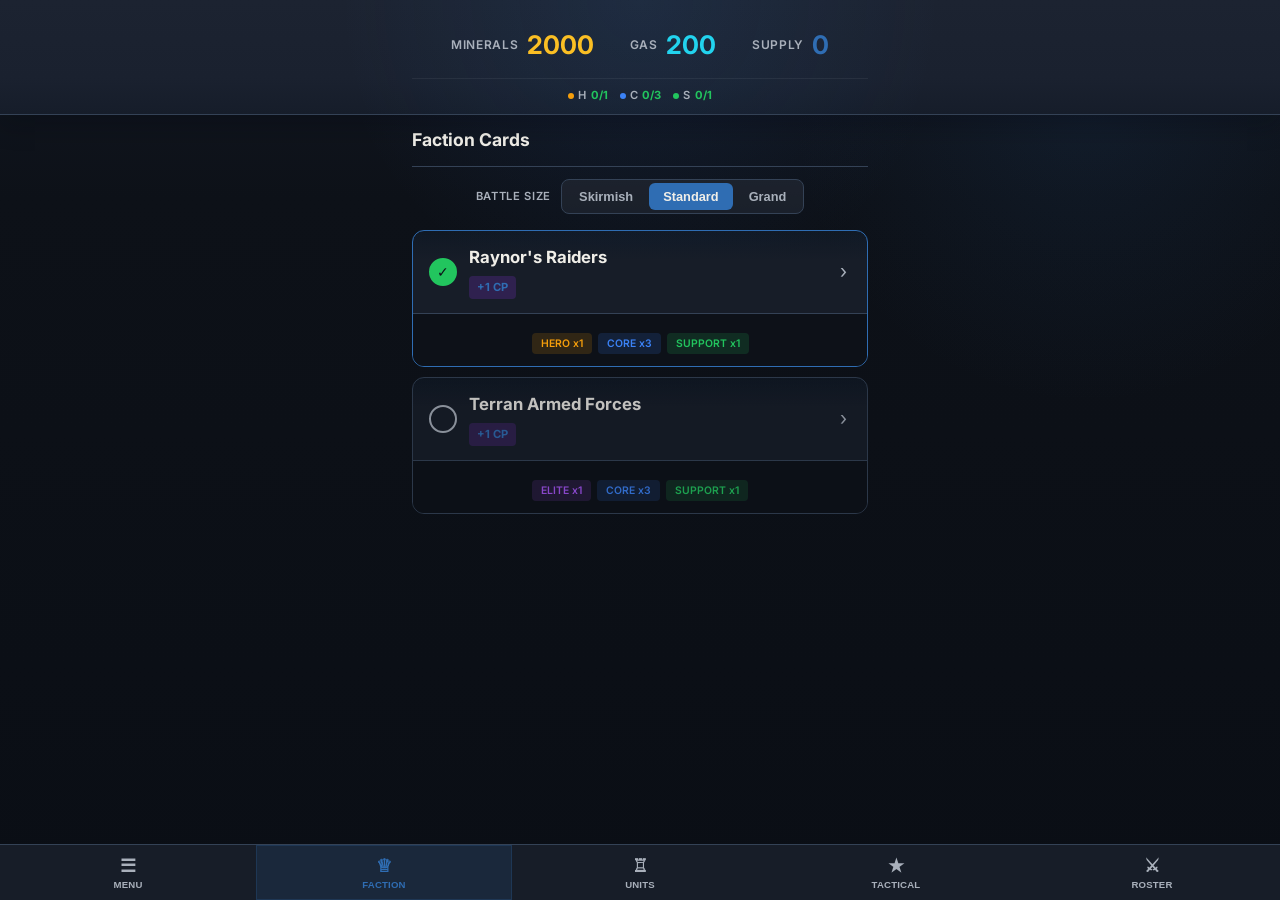
<file: Army Builder/terran.html>
<!DOCTYPE html>
<html lang="en">
<head>
  <meta charset="UTF-8">
  <meta name="viewport" content="width=device-width, initial-scale=1.0, maximum-scale=1.0, user-scalable=no, viewport-fit=cover">
  <title>Terran Army Builder - StarCraft TMG</title>
  <link href="https://fonts.googleapis.com/css2?family=Inter:wght@400;500;600;700;800&display=swap" rel="stylesheet">
  <style>
    * { box-sizing: border-box; margin: 0; padding: 0; }
    
    :root {
      --bg: #0d1118;
      --panel: #171d28;
      --panel-2: #1d2531;
      --panel-3: #263140;
      --text: #f0eee8;
      --muted: #a9b0bb;
      --border: #344256;
      --accent: #2F6DB3;
      --accent-rgb: 47, 109, 179;
      --menu-rgb: 47, 109, 179;
      --success: #22c55e;
      --warning: #fbbf24;
      --error: #ef4444;
      --gas: #22d3ee;
      --role-hero: #f59e0b;
      --role-elite: #a855f7;
      --role-core: #3b82f6;
      --role-support: #22c55e;
      --role-other: #6b7280;
      --tactical: #06b6d4;
      --glossary: #ec4899;
    }
    
    body {
      font-family: 'Inter', -apple-system, BlinkMacSystemFont, sans-serif;
      background:
        radial-gradient(circle at top center, rgba(59,130,246,0.10), transparent 28%),
        radial-gradient(circle at 85% 12%, rgba(47,109,179,0.10), transparent 22%),
        linear-gradient(180deg, #111722 0%, var(--bg) 22%, #0a0e15 100%);
      color: var(--text);
      min-height: 100vh;
      line-height: 1.5;
      padding-bottom: 65px;
      overflow-x: hidden;
      scrollbar-width: none;
    }
    body::-webkit-scrollbar { width: 0; height: 0; display: none; }
    
    .app {
      max-width: 480px;
      margin: 0 auto;
      padding: 0 12px 12px;
    }
    
    /* Header */
    .header {
      text-align: center;
      padding: 16px 64px 20px;
      margin-bottom: 12px;
      border-bottom: 2px solid var(--accent);
      background:
        linear-gradient(180deg, rgba(59,130,246,0.06), transparent 42%),
        radial-gradient(circle at 50% 0%, rgba(var(--accent-rgb),0.14), transparent 34%);
    }
    .header h1 {
      font-size: 1.4rem;
      font-weight: 800;
      text-transform: uppercase;
      letter-spacing: 0.08em;
    }
    .header h1 span { color: var(--accent); }
    
    /* Sticky Header */
    .sticky-header {
      position: sticky;
      top: 0;
      z-index: 250;
      background:
        radial-gradient(circle at top center, rgba(var(--menu-rgb), 0.12), transparent 46%),
        linear-gradient(180deg, rgb(28, 35, 49), rgb(26, 33, 47) 68%, rgb(22, 29, 42));
      backdrop-filter: none;
      width: 100vw;
      margin-left: calc(50% - 50vw);
      margin-right: calc(50% - 50vw);
      padding:
        calc(env(safe-area-inset-top, 0px) + 12px)
        max(16px, calc((100vw - 480px) / 2 + 12px))
        10px;
      border-bottom: 1px solid var(--border);
      box-shadow: 0 12px 22px rgba(4,8,15,0.22);
      overflow-x: clip;
    }
    
    /* Battle Size - only shown in Factions tab */
    .battle-size-row {
      display: flex;
      align-items: center;
      justify-content: center;
      gap: 10px;
    }
    .battle-size-label {
      font-size: 0.7rem;
      color: var(--muted);
      text-transform: uppercase;
      letter-spacing: 0.06em;
      font-weight: 600;
    }
    .battle-size-options {
      display: flex;
      background: linear-gradient(180deg, rgba(255,255,255,0.025), rgba(255,255,255,0.01)), var(--panel);
      border-radius: 8px;
      padding: 3px;
      gap: 2px;
      border: 1px solid var(--border);
    }
    .battle-size-option {
      padding: 6px 14px;
      border: none;
      border-radius: 6px;
      background: transparent;
      color: var(--muted);
      font-size: 0.8rem;
      font-weight: 600;
      cursor: pointer;
      transition: all 0.15s;
    }
    .battle-size-option.active {
      color: var(--text);
      background: var(--accent);
    }
    .battle-size-option:not(.active):hover {
      color: var(--text);
      background: var(--panel-2);
    }

    .resource-stats {
      display: flex;
      justify-content: center;
      align-items: center;
      gap: 24px;
      width: 100%;
      margin: 0 0 8px;
      padding: 10px 18px 10px;
      background: transparent;
      border-bottom: 1px solid rgba(255,255,255,0.06);
      transition: all 0.25s ease;
    }
    .resource-stat {
      display: flex;
      align-items: center;
      gap: 8px;
      padding: 4px 6px;
      background: transparent;
      border: none;
      transition: all 0.25s ease;
    }
    .resource-stat-label {
      font-size: 0.75rem;
      text-transform: uppercase;
      letter-spacing: 0.06em;
      color: var(--muted);
      font-weight: 600;
      transition: all 0.25s ease;
    }
    .resource-stat-value {
      font-size: 1.6rem;
      font-weight: 700;
      transition: all 0.25s ease;
    }
    .resource-stat-value.minerals { color: var(--warning); }
    .resource-stat-value.gas { color: var(--gas); }
    .resource-stat-value.supply { color: var(--accent); }
    .resource-stat-value.over { color: var(--error); }
    
    .sticky-header.compact .resource-stats {
      gap: 20px;
      width: 100%;
      margin: 0 0 8px;
      padding: 8px 14px 8px;
      margin-bottom: 8px;
    }
    .sticky-header.compact .resource-stat {
      gap: 6px;
      background: transparent;
      border: none;
    }
    .sticky-header.compact .resource-stat-label {
      font-size: 0.65rem;
    }
    .sticky-header.compact .resource-stat-value {
      font-size: 1rem;
    }
    
    /* Slots row */
    .slots-row {
      display: flex;
      flex-wrap: wrap;
      gap: 6px;
      margin-bottom: 12px;
      justify-content: center;
    }
    .slot-badge {
      font-size: 0.7rem;
      padding: 4px 10px;
      border-radius: 100px;
      font-weight: 600;
    }
    .slot-badge.ok { background: rgba(34,197,94,0.15); color: var(--success); }
    .slot-badge.over { background: rgba(239,68,68,0.15); color: var(--error); }
    
    /* Slots in header */
    .slots-compact {
      display: flex;
      justify-content: center;
      gap: 12px;
      font-size: 0.7rem;
      color: var(--muted);
      margin-top: 8px;
    }
    .slots-compact .slot-item {
      display: flex;
      align-items: center;
      gap: 4px;
    }
    .slots-compact .slot-label {
      text-transform: uppercase;
      font-weight: 600;
      letter-spacing: 0.03em;
    }
    .slots-compact .slot-value {
      font-weight: 700;
    }
    .slots-compact .slot-value.ok { color: var(--success); }
    .slots-compact .slot-value.over { color: var(--error); }
    .slots-compact .slot-dot {
      width: 6px;
      height: 6px;
      border-radius: 50%;
    }
    .slots-compact .slot-dot.hero { background: var(--role-hero); }
    .slots-compact .slot-dot.elite { background: var(--role-elite); }
    .slots-compact .slot-dot.core { background: var(--role-core); }
    .slots-compact .slot-dot.support { background: var(--role-support); }
    
    /* Divider */
    .divider {
      display: flex;
      align-items: center;
      gap: 12px;
      margin: 12px 0 16px;
    }
    .divider-line {
      flex: 1;
      height: 1px;
      background: var(--border);
    }
    .divider-text {
      font-size: 0.7rem;
      color: var(--muted);
      text-transform: uppercase;
      letter-spacing: 0.08em;
      font-weight: 600;
    }
    
    /* Army Role Group */
    .army-role-group {
      margin-bottom: 16px;
      background:
        radial-gradient(circle at top right, rgba(var(--accent-rgb),0.08), transparent 34%),
        linear-gradient(180deg, rgba(255,255,255,0.025), rgba(255,255,255,0.01)),
        var(--panel);
      border-radius: 12px;
      padding: 12px;
      border: 1px solid var(--border);
      border-left: 4px solid var(--border);
      box-shadow: 0 14px 28px rgba(0,0,0,0.24);
    }
    .army-role-group:last-child { margin-bottom: 0; }
    .army-role-group.role-hero { border-left-color: var(--role-hero); }
    .army-role-group.role-elite { border-left-color: var(--role-elite); }
    .army-role-group.role-core { border-left-color: var(--role-core); }
    .army-role-group.role-support { border-left-color: var(--role-support); }
    .army-role-group.role-other { border-left-color: var(--role-other); }
    
    .army-role-header {
      display: flex;
      align-items: center;
      gap: 10px;
      padding: 12px 0;
      cursor: pointer;
      user-select: none;
    }
    .army-role-group.expanded .army-role-header {
      margin-bottom: 12px;
      padding-bottom: 10px;
      border-bottom: 1px solid var(--border);
    }
    .army-role-dot {
      width: 10px;
      height: 10px;
      border-radius: 50%;
    }
    .army-role-header.role-hero .army-role-dot { background: var(--role-hero); }
    .army-role-header.role-elite .army-role-dot { background: var(--role-elite); }
    .army-role-header.role-core .army-role-dot { background: var(--role-core); }
    .army-role-header.role-support .army-role-dot { background: var(--role-support); }
    .army-role-header.role-other .army-role-dot { background: var(--role-other); }
    .army-role-name {
      font-size: 0.8rem;
      font-weight: 700;
      text-transform: uppercase;
      letter-spacing: 0.06em;
      color: var(--text);
      flex: 1;
    }
    .army-role-count {
      font-size: 0.75rem;
      color: var(--muted);
      background: var(--panel-2);
      padding: 2px 8px;
      border-radius: 10px;
    }

    /* Army Card - Expandable */
    .army-card {
      background:
        radial-gradient(circle at top right, rgba(var(--accent-rgb),0.12), transparent 34%),
        linear-gradient(135deg, rgba(var(--accent-rgb),0.10) 0%, var(--panel-2) 22%, var(--panel-2) 100%);
      border: 1px solid var(--border);
      border-radius: 10px;
      margin-bottom: 8px;
      box-shadow: 0 2px 8px rgba(0,0,0,0.2);
      overflow: hidden;
      transition: transform 0.16s ease, box-shadow 0.16s ease, border-color 0.16s ease;
    }
    .army-card:last-child { margin-bottom: 0; }
    .army-card.just-added {
      animation: scaleIn 0.3s cubic-bezier(0.34, 1.56, 0.64, 1);
    }
    @keyframes scaleIn {
      from { transform: scale(0.9); opacity: 0; }
      to { transform: scale(1); opacity: 1; }
    }
    
    .army-card-header {
      padding: 12px 14px;
      display: flex;
      justify-content: space-between;
      align-items: center;
      cursor: pointer;
      transition: background-color 0.16s ease;
    }
    .army-card:hover {
      transform: translateY(-1px);
      box-shadow: 0 8px 22px rgba(0,0,0,0.24);
    }
    .army-card-header:hover {
      background: rgba(255,255,255,0.03);
    }
    .army-card-info h3 {
      font-size: 0.95rem;
      font-weight: 600;
      margin-bottom: 2px;
      display: flex;
      align-items: center;
      gap: 6px;
    }
    .army-card-meta {
      font-size: 0.75rem;
      color: var(--muted);
    }
    .army-card-right {
      display: flex;
      align-items: center;
      gap: 10px;
    }
    .army-card-cost {
      font-size: 0.9rem;
      font-weight: 600;
      color: var(--warning);
    }
    .army-card-chevron {
      color: var(--muted);
      font-size: 14px;
      transition: transform 0.2s;
    }
    .army-card.open .army-card-chevron {
      transform: rotate(90deg);
    }
    
    .army-card-body {
      padding: 12px 14px 14px;
      border-top: 1px solid var(--border);
      animation: revealBlock 0.2s ease;
    }
    
    /* Stats Grid */
    .stats-grid {
      display: grid;
      grid-template-columns: repeat(6, 1fr);
      gap: 4px;
      margin: 12px 0;
    }
    .stat-chip {
      background: linear-gradient(180deg, rgba(255,255,255,0.02), rgba(255,255,255,0.01)), var(--panel-3);
      border-radius: 6px;
      padding: 6px 4px;
      text-align: center;
    }
    .stat-abbr {
      display: block;
      font-size: 0.55rem;
      color: var(--muted);
      text-transform: uppercase;
      letter-spacing: 0.03em;
      margin-bottom: 2px;
    }
    .stat-value {
      font-size: 0.8rem;
      font-weight: 600;
    }
    
    /* Weapon Table */
    .weapon-table {
      background: linear-gradient(180deg, rgba(255,255,255,0.02), rgba(255,255,255,0.01)), var(--panel-3);
      border: 1px solid var(--border);
      border-radius: 8px;
      overflow: hidden;
      margin-bottom: 8px;
    }
    .weapon-table:last-child { margin-bottom: 0; }
    .weapon-table-header {
      display: flex;
      justify-content: space-between;
      align-items: center;
      padding: 8px 12px;
      background: var(--panel);
      border-bottom: 1px solid var(--border);
    }
    .weapon-table-name {
      font-size: 0.85rem;
      font-weight: 600;
    }
    .weapon-table-phase {
      font-size: 0.65rem;
      padding: 2px 6px;
      border-radius: 4px;
      background: rgba(255,255,255,0.05);
      color: var(--muted);
      text-transform: uppercase;
    }
    .weapon-table-row {
      display: grid;
      grid-template-columns: repeat(4, 1fr);
    }
    .weapon-table-row.alt {
      background: rgba(0,0,0,0.15);
    }
    .weapon-table-cell {
      padding: 6px 8px;
      text-align: center;
      border-right: 1px solid var(--border);
    }
    .weapon-table-cell:last-child { border-right: none; }
    .weapon-table-cell span {
      display: block;
      font-size: 0.55rem;
      color: var(--muted);
      text-transform: uppercase;
      letter-spacing: 0.03em;
      margin-bottom: 2px;
    }
    .weapon-table-cell strong {
      font-size: 0.8rem;
      font-weight: 600;
    }
    .weapon-table-keywords {
      padding: 8px 12px;
      border-top: 1px solid var(--border);
      display: flex;
      flex-wrap: wrap;
      gap: 6px;
    }
    
    /* Ability Block */
    .ability-block {
      background: linear-gradient(180deg, rgba(255,255,255,0.02), rgba(255,255,255,0.01)), var(--panel-3);
      border: 1px solid var(--border);
      border-radius: 8px;
      margin-bottom: 8px;
      overflow: hidden;
    }
    .ability-block:last-child { margin-bottom: 0; }
    .ability-header {
      padding: 10px 12px 4px;
    }
    .ability-title {
      font-size: 0.88rem;
      font-weight: 600;
    }
    .ability-meta {
      font-size: 0.75rem;
      color: var(--muted);
      margin-top: 2px;
    }
    .ability-body {
      padding: 0 12px 10px;
      font-size: 0.85rem;
      line-height: 1.5;
    }
    
    /* Keyword Highlight */
    .keyword {
      background: rgba(var(--accent-rgb),0.22);
      color: color-mix(in srgb, white 55%, var(--accent) 45%);
      padding: 1px 4px;
      border-radius: 4px;
      cursor: pointer;
      font-weight: 500;
      transition: background 0.15s;
    }
    .keyword:hover {
      background: rgba(var(--accent-rgb),0.34);
    }
    
    /* Section Block (collapsible) */
    .section-block {
      margin-top: 10px;
    }
    .section-header {
      display: flex;
      justify-content: space-between;
      align-items: center;
      padding: 8px 0;
      cursor: pointer;
      user-select: none;
    }
    .section-title {
      font-size: 0.75rem;
      font-weight: 600;
      text-transform: uppercase;
      letter-spacing: 0.04em;
      color: var(--muted);
    }
    .section-body {
      padding-top: 8px;
    }
    .chevron {
      color: var(--muted);
      font-size: 14px;
      transition: transform 0.2s;
    }
    .section-block.open .chevron {
      transform: rotate(90deg);
    }
    .section-block.open .section-body {
      animation: revealBlock 0.18s ease;
      transform-origin: top center;
    }
    
    /* Upgrade Toggle */
    .upgrade-card {
      background: var(--panel-2);
      border: 1px solid var(--border);
      border-radius: 8px;
      margin-bottom: 8px;
      overflow: hidden;
    }
    .upgrade-card.selected {
      border-color: var(--accent);
      background: rgba(var(--accent-rgb),0.12);
    }
    .upgrade-card:last-child { margin-bottom: 0; }
    .upgrade-header {
      display: flex;
      justify-content: space-between;
      align-items: flex-start;
      gap: 12px;
      padding: 10px 12px;
    }
    .upgrade-name {
      font-weight: 600;
      font-size: 0.9rem;
    }
    .upgrade-meta {
      font-size: 0.75rem;
      color: var(--muted);
      margin-top: 2px;
    }
    .upgrade-desc {
      padding: 0 12px 10px;
      font-size: 0.85rem;
      line-height: 1.5;
    }
    .upgrade-toggle {
      width: 24px;
      height: 24px;
      padding: 0;
      border-radius: 6px;
      border: 2px solid var(--border);
      background: transparent;
      cursor: pointer;
      display: inline-grid;
      place-items: center;
      transition: all 0.15s;
      flex-shrink: 0;
      position: relative;
      appearance: none;
      -webkit-appearance: none;
    }
    .upgrade-toggle.active {
      background: var(--accent);
      border-color: var(--accent);
      box-shadow: inset 0 0 0 1px rgba(255,255,255,0.12);
    }
    
    /* Remove Button */
    .btn-remove {
      padding: 8px 16px;
      background: rgba(239,68,68,0.1);
      border: 1px solid rgba(239,68,68,0.3);
      border-radius: 8px;
      color: var(--error);
      font-size: 0.85rem;
      font-weight: 600;
      cursor: pointer;
      margin-top: 12px;
      width: 100%;
    }
    .btn-remove:hover {
      background: rgba(239,68,68,0.2);
    }
    
    /* Army Actions */
    .army-actions {
      display: flex;
      gap: 8px;
      margin-top: 12px;
    }
    .army-btn {
        flex: 1;
        padding: 12px;
        border: 1px solid var(--border);
        border-radius: 10px;
      background: var(--panel-2);
      color: var(--text);
      font-size: 0.85rem;
      font-weight: 600;
        cursor: pointer;
        transition: all 0.15s;
      }
    .army-btn:hover {
        background: var(--panel-3);
      }
    .army-btn.primary {
        background: linear-gradient(135deg, rgba(var(--accent-rgb),0.28), rgba(var(--accent-rgb),0.18));
        border-color: rgba(var(--accent-rgb),0.58);
        color: white;
        box-shadow: 0 10px 24px rgba(var(--accent-rgb),0.18);
      }
    .army-btn.primary:hover {
        background: linear-gradient(135deg, rgba(var(--accent-rgb),0.38), rgba(var(--accent-rgb),0.24));
        border-color: rgba(var(--accent-rgb),0.74);
        box-shadow: 0 12px 28px rgba(var(--accent-rgb),0.24);
      }
    .army-btn.danger {
        background: linear-gradient(135deg, rgba(239,68,68,0.18), rgba(153,27,27,0.12));
        border-color: rgba(239,68,68,0.42);
        color: #fecaca;
      }
    .army-btn.scenario-clear-btn {
        flex: 0 0 auto;
        padding: 7px 10px;
        font-size: 0.72rem;
      border-radius: 8px;
      background: rgba(249,115,22,0.10);
      border-color: rgba(249,115,22,0.28);
      color: #f97316;
    }
    .army-btn.scenario-clear-btn:hover {
      background: rgba(249,115,22,0.16);
      border-color: rgba(249,115,22,0.40);
      color: var(--text);
    }
    .army-btn.danger:hover {
        background: linear-gradient(135deg, rgba(239,68,68,0.24), rgba(153,27,27,0.18));
        border-color: rgba(239,68,68,0.68);
        color: white;
        box-shadow: 0 10px 24px rgba(239,68,68,0.16);
      }
    
    /* Empty state */
    .empty-state {
      text-align: center;
      padding: 30px;
      color: #555;
      font-size: 0.85rem;
    }
    
    /* Badge styles */
    .unique-badge {
      font-size: 0.55rem;
      padding: 2px 5px;
      border-radius: 3px;
      background: rgba(245,158,11,0.2);
      color: #f59e0b;
      font-weight: 600;
      text-transform: uppercase;
    }
    .psionic-badge {
      font-size: 0.55rem;
      padding: 2px 5px;
      border-radius: 3px;
      background: rgba(236,72,153,0.2);
      color: #ec4899;
      font-weight: 600;
      text-transform: uppercase;
    }
    
    /* ========================================
       BOTTOM TAB BAR
    ======================================== */
    .tab-bar {
      position: fixed;
      bottom: 0;
      left: 0;
      right: 0;
      height: 56px;
      background: var(--panel);
      border-top: 1px solid var(--border);
      display: flex;
      z-index: 300;
      padding-bottom: env(safe-area-inset-bottom);
    }
    .tab-btn {
      flex: 1;
      padding: 6px 4px;
      border: none;
      background: transparent;
      color: var(--muted);
      font-size: 0.6rem;
      font-weight: 600;
      text-transform: uppercase;
      letter-spacing: 0.02em;
      cursor: pointer;
      transition: all 0.15s;
      display: flex;
      flex-direction: column;
      align-items: center;
      justify-content: center;
      gap: 2px;
    }
    .tab-btn .tab-icon {
      font-size: 1.1rem;
    }
    .tab-btn.active {
      color: var(--accent);
      background: rgba(var(--accent-rgb),0.14);
      box-shadow: inset 0 0 0 1px rgba(var(--accent-rgb),0.22);
    }
    .tab-btn:not(.active):hover {
      color: var(--text);
      background: var(--panel-2);
    }
    
    /* Tab Content */
    .tab-content {
      display: none;
      padding-bottom: 70px;
    }
    .tab-content.active {
      display: block;
      animation: tabFadeIn 0.18s ease;
    }
    .tab-header {
      display: flex;
      justify-content: space-between;
      align-items: center;
      padding: 12px 0;
      margin-bottom: 12px;
      border-bottom: 1px solid var(--border);
    }
    .tab-title {
      font-weight: 700;
      font-size: 1.1rem;
    }
    
    /* ========================================
       LIBRARY CARDS (Units, Tactical, Factions)
    ======================================== */
    .library-section {
      margin-bottom: 16px;
    }
    .library-section-header {
      display: flex;
      align-items: center;
      gap: 8px;
      padding: 8px 4px;
      margin-bottom: 8px;
    }
    .library-section-dot {
      width: 8px;
      height: 8px;
      border-radius: 50%;
    }
    .library-section-dot.hero { background: var(--role-hero); }
    .library-section-dot.elite { background: var(--role-elite); }
    .library-section-dot.core { background: var(--role-core); }
    .library-section-dot.support { background: var(--role-support); }
    .library-section-dot.other { background: var(--role-other); }
    .library-section-name {
      font-size: 0.75rem;
      font-weight: 600;
      text-transform: uppercase;
      letter-spacing: 0.04em;
      color: var(--muted);
    }
    .unit-family-group {
      margin-bottom: 14px;
    }
    .unit-family-group:last-child {
      margin-bottom: 0;
    }
    .unit-family-label {
      font-size: 0.7rem;
      font-weight: 700;
      text-transform: uppercase;
      letter-spacing: 0.08em;
      color: var(--muted);
      padding: 2px 4px;
      margin: 2px 0 8px;
    }
    .unit-family-group .unit-card:last-child {
      margin-bottom: 0;
    }
    
    /* Unit Card in Library */
    .unit-card {
      background: linear-gradient(180deg, rgba(var(--accent-rgb),0.06) 0%, var(--panel) 18%, var(--panel) 100%);
      border: 1px solid var(--border);
      border-radius: 12px;
      margin-bottom: 10px;
      overflow: hidden;
      border-left: 3px solid var(--border);
      transition: transform 0.16s ease, box-shadow 0.16s ease, border-color 0.16s ease;
    }
    .unit-card.role-hero { border-left-color: var(--role-hero); }
    .unit-card.role-elite { border-left-color: var(--role-elite); }
    .unit-card.role-core { border-left-color: var(--role-core); }
    .unit-card.role-support { border-left-color: var(--role-support); }
    .unit-card.role-other { border-left-color: var(--role-other); }
    .unit-card.in-army {
      border-color: var(--accent);
      box-shadow: 0 0 0 1px rgba(var(--accent-rgb),0.16);
    }
    
    .unit-card-header {
      padding: 14px 16px;
      cursor: pointer;
      user-select: none;
      transition: background-color 0.16s ease;
      min-height: 104px;
      display: flex;
      flex-direction: column;
    }
    .unit-card:hover {
      transform: translateY(-1px);
      box-shadow: 0 8px 20px rgba(0,0,0,0.18);
    }
    .unit-card-header:hover {
      background: rgba(255,255,255,0.03);
    }
    .unit-title-row {
      display: flex;
      justify-content: space-between;
      align-items: center;
    }
    .unit-name {
      font-size: 1rem;
      font-weight: 600;
      display: flex;
      align-items: center;
      gap: 6px;
      flex-wrap: wrap;
    }
    .unit-tags {
      display: flex;
      flex-wrap: wrap;
      gap: 4px;
      margin-top: 6px;
      font-size: 0.7rem;
      color: var(--muted);
      min-height: 28px;
      align-content: flex-start;
    }
    .unit-tag {
      display: inline-flex;
      align-items: center;
      padding: 4px 8px;
      background: rgba(255,255,255,0.05);
      border-radius: 4px;
      cursor: pointer;
      line-height: 1.25;
    }
    .unit-tag:hover {
      background: rgba(255,255,255,0.1);
    }
    
    .btn-add {
      width: 32px;
      height: 32px;
      border-radius: 50%;
      border: none;
      background: var(--accent);
      color: white;
      font-size: 20px;
      cursor: pointer;
      display: grid;
      place-items: center;
      transition: transform 0.14s ease, box-shadow 0.14s ease, filter 0.14s ease;
      flex-shrink: 0;
    }
    .btn-add:hover {
      transform: scale(1.1);
      box-shadow: 0 0 12px rgba(147,51,234,0.5);
    }
    .btn-add:active {
      transform: scale(0.95);
    }
    .qty-controls {
      display: inline-flex;
      align-items: center;
      gap: 6px;
      flex-shrink: 0;
    }
    .qty-btn {
      width: 32px;
      height: 32px;
      border-radius: 50%;
      border: none;
      background: var(--accent);
      color: white;
      font-size: 20px;
      line-height: 1;
      cursor: pointer;
      transition: transform 0.14s ease, box-shadow 0.14s ease, filter 0.14s ease;
      display: inline-grid;
      place-items: center;
      padding: 0;
    }
    .qty-btn:hover {
      transform: scale(1.08);
      box-shadow: 0 0 12px rgba(var(--accent-rgb),0.35);
    }
    .qty-btn:active {
      transform: scale(0.95);
    }
    .qty-btn:disabled {
      opacity: 0.35;
      cursor: default;
      box-shadow: none;
      transform: none;
    }
    .qty-count {
      min-width: 24px;
      text-align: center;
      font-size: 0.85rem;
      font-weight: 700;
      color: var(--text);
    }
    
    .unit-card-body {
      padding: 12px 16px 16px;
      border-top: 1px solid var(--border);
      animation: revealBlock 0.2s ease;
    }
    
    /* Tier Table */
    .tier-table {
      width: 100%;
      border-collapse: collapse;
      font-size: 0.8rem;
      margin: 12px 0;
    }
    .tier-table th {
      text-align: center;
      font-size: 0.65rem;
      color: var(--muted);
      text-transform: uppercase;
      letter-spacing: 0.04em;
      padding: 6px 8px;
      border-bottom: 1px solid var(--border);
    }
    .tier-table td {
      text-align: center;
      padding: 8px;
      border-bottom: 1px solid var(--border);
    }
    .tier-table tr:last-child td {
      border-bottom: none;
    }
    
    /* Tactical Card */
    .tactical-card {
      background: linear-gradient(180deg, rgba(var(--accent-rgb),0.05) 0%, var(--panel) 18%, var(--panel) 100%);
      border: 1px solid var(--border);
      border-radius: 12px;
      margin-bottom: 10px;
      overflow: hidden;
      border-left: 3px solid var(--tactical);
    }
    .tactical-card.in-army {
      border-color: var(--gas);
    }
    .tactical-header {
      padding: 14px 16px;
      cursor: pointer;
      user-select: none;
      min-height: 104px;
      display: flex;
      flex-direction: column;
    }
    .tactical-title-row {
      display: flex;
      justify-content: space-between;
      align-items: center;
    }
    .tactical-name {
      font-size: 1rem;
      font-weight: 600;
      display: flex;
      align-items: center;
      gap: 6px;
    }
    .tactical-right {
      display: flex;
      align-items: center;
      gap: 10px;
    }
    .tactical-cost {
      font-size: 0.85rem;
      font-weight: 700;
      color: var(--gas);
    }
    .tactical-summary {
      font-size: 0.8rem;
      color: var(--muted);
      margin-top: 4px;
      font-style: italic;
      min-height: 1.2em;
    }
    .tactical-info {
      display: flex;
      flex-wrap: wrap;
      gap: 6px;
      margin-top: 8px;
      min-height: 28px;
      align-content: flex-start;
    }
    .tactical-pill {
      font-size: 0.7rem;
      display: inline-flex;
      align-items: center;
      padding: 4px 9px;
      border: 1px solid var(--border);
      border-radius: 999px;
      background: rgba(255,255,255,0.03);
      color: var(--muted);
      line-height: 1.25;
    }
    .tactical-category-header {
      display: flex;
      align-items: center;
      gap: 8px;
      padding: 8px 4px;
      margin: 14px 0 10px;
    }
    .tactical-category-header:first-child {
      margin-top: 0;
    }
    .tactical-category-dot {
      width: 8px;
      height: 8px;
      border-radius: 50%;
      background: var(--tactical);
      flex-shrink: 0;
    }
    .tactical-category-name {
      font-size: 0.75rem;
      font-weight: 600;
      color: var(--muted);
      text-transform: uppercase;
      letter-spacing: 0.04em;
    }
    .tactical-category-desc {
      font-size: 0.75rem;
      color: var(--muted);
    }
    .tactical-body {
      padding: 12px 16px 16px;
      border-top: 1px solid var(--border);
    }
    
    /* Faction Card */
    .faction-card {
      background: linear-gradient(180deg, rgba(var(--accent-rgb),0.08) 0%, var(--panel) 22%, var(--panel) 100%);
      border: 1px solid var(--accent);
      border-radius: 12px;
      margin-bottom: 10px;
      overflow: hidden;
    }
    .faction-card:not(.selected) {
      border-color: var(--border);
      opacity: 0.8;
    }
    .faction-card-header {
      display: flex;
      align-items: center;
      padding: 14px 16px;
      border-bottom: 1px solid var(--border);
      gap: 12px;
      min-height: 78px;
    }
    .faction-radio {
      width: 28px;
      height: 28px;
      border-radius: 50%;
      border: 2px solid var(--muted);
      background: transparent;
      color: transparent;
      font-size: 14px;
      cursor: pointer;
      display: flex;
      align-items: center;
      justify-content: center;
      transition: all 0.15s;
      flex-shrink: 0;
    }
    .faction-radio.selected {
      border-color: var(--success);
      background: var(--success);
      color: var(--bg);
    }
    .faction-radio:not(.selected):active {
      border-color: var(--accent);
    }
    .faction-card-main {
      flex: 1;
      cursor: pointer;
    }
    .faction-card-top {
      display: flex;
      align-items: center;
    }
    .faction-card-name {
      font-size: 1.05rem;
      font-weight: 700;
    }
    .faction-card-chevron {
      color: var(--muted);
      font-size: 1.2rem;
      cursor: pointer;
      padding: 4px;
    }
    .faction-card-meta {
      display: flex;
      align-items: center;
      gap: 8px;
      margin-top: 6px;
    }
    .faction-card-resource {
      padding: 3px 8px;
      border-radius: 4px;
      font-size: 0.7rem;
      font-weight: 700;
      background: rgba(147,51,234,0.2);
      color: var(--accent);
    }
    .faction-card-slots {
      display: flex;
      flex-wrap: wrap;
      gap: 6px;
      padding: 19px 16px 10px;
      background: var(--bg);
      justify-content: center;
      min-height: 52px;
      align-content: flex-start;
    }
    .faction-slot-badge {
      display: inline-flex;
      align-items: center;
      padding: 4px 9px;
      border-radius: 4px;
      font-size: 0.65rem;
      font-weight: 600;
      line-height: 1.25;
    }
    .faction-slot-badge.hero { background: rgba(245,158,11,0.15); color: #f59e0b; }
    .faction-slot-badge.elite { background: rgba(168,85,247,0.15); color: #a855f7; }
    .faction-slot-badge.core { background: rgba(59,130,246,0.15); color: #3b82f6; }
    .faction-slot-badge.support { background: rgba(34,197,94,0.15); color: #22c55e; }
    .faction-card-abilities {
      padding: 12px 16px;
    }
    
    /* Glossary */
    .glossary-search {
      margin-bottom: 16px;
    }
    .glossary-search-input {
      width: 100%;
      padding: 12px 16px;
      border: 1px solid var(--border);
      border-radius: 8px;
      background: var(--panel);
      color: var(--text);
      font-size: 0.95rem;
      outline: none;
      transition: border-color 0.15s;
    }
    .glossary-search-input:focus {
      border-color: var(--accent);
    }
    .glossary-search-input::placeholder {
      color: var(--muted);
    }
    .glossary-section-header {
      font-size: 0.75rem;
      font-weight: 600;
      text-transform: uppercase;
      letter-spacing: 0.04em;
      color: var(--muted);
      padding: 8px 4px;
      margin-bottom: 8px;
      border-bottom: 1px solid var(--border);
    }
    .glossary-entry {
      border-left: 3px solid var(--glossary);
    }
    .glossary-entry.tag-entry {
      border-left-color: var(--accent);
    }
    
    /* ========================================
       MODALS
    ======================================== */
    .modal-overlay {
      position: fixed;
      inset: 0;
      background: rgba(0,0,0,0.7);
      display: grid;
      place-items: center;
      z-index: 200;
      padding: 20px;
      animation: fadeIn 0.15s;
      backdrop-filter: blur(3px);
    }
    @keyframes fadeIn {
      from { opacity: 0; }
      to { opacity: 1; }
    }
    .modal {
      background: var(--panel);
      border: 1px solid var(--border);
      border-radius: 16px;
      max-width: 380px;
      width: 100%;
      max-height: 80vh;
      overflow-y: auto;
      animation: slideUp 0.2s;
      box-shadow: 0 22px 48px rgba(0,0,0,0.36);
    }
    @keyframes slideUp {
      from { opacity: 0; transform: translateY(20px); }
      to { opacity: 1; transform: translateY(0); }
    }
    .modal-header {
      padding: 16px;
      border-bottom: 1px solid var(--border);
      display: flex;
      justify-content: space-between;
      align-items: center;
    }
    .modal-title {
      font-weight: 700;
      font-size: 1.1rem;
    }
    .modal-type {
      font-size: 0.8rem;
      color: var(--muted);
      margin-top: 2px;
    }
    .modal-close {
      width: 32px;
      height: 32px;
      border-radius: 50%;
      border: none;
      background: var(--panel-2);
      color: var(--muted);
      font-size: 18px;
      cursor: pointer;
      display: grid;
      place-items: center;
      transition: transform 0.14s ease, background-color 0.14s ease, color 0.14s ease;
    }
    .modal-close:hover {
      transform: rotate(90deg) scale(1.04);
      background: rgba(255,255,255,0.06);
      color: var(--text);
    }
    .modal-body {
      padding: 16px;
    }
    .keyword-detail {
      display: flex;
      flex-direction: column;
      gap: 10px;
    }
    .glossary-block {
      border: 1px solid var(--border);
      border-radius: 12px;
      background: rgba(255,255,255,.02);
      padding: 12px 14px;
    }
    .glossary-block.raw {
      border-color: rgba(var(--accent-rgb), .22);
      background: rgba(var(--accent-rgb), .08);
    }
    .glossary-block-label {
      display: inline-block;
      margin-bottom: 8px;
      font-size: 0.68rem;
      text-transform: uppercase;
      letter-spacing: 0.1em;
      font-weight: 700;
      color: #f8fafc;
    }
    .glossary-block.raw .glossary-block-label {
      color: color-mix(in srgb, white 40%, var(--accent) 60%);
    }
    .glossary-block-text {
      color: var(--muted);
      font-size: 0.9rem;
      line-height: 1.55;
    }
    .glossary-block-text p + p {
      margin-top: 8px;
    }
    .glossary-example {
      color: #fef3c7;
    }
    @keyframes revealBlock {
      from { opacity: 0; transform: translateY(-6px); }
      to { opacity: 1; transform: translateY(0); }
    }
    @keyframes tabFadeIn {
      from { opacity: 0; transform: translateY(8px); }
      to { opacity: 1; transform: translateY(0); }
    }
    @media (prefers-reduced-motion: reduce) {
      *, *::before, *::after {
        animation-duration: 0.01ms !important;
        animation-iteration-count: 1 !important;
        transition-duration: 0.01ms !important;
        scroll-behavior: auto !important;
      }
    }
    .tier-option {
      padding: 14px;
      background: var(--panel-2);
      border: 1px solid var(--border);
      border-radius: 10px;
      margin-bottom: 8px;
      cursor: pointer;
      transition: all 0.15s;
    }
    .tier-option:hover {
      border-color: var(--accent);
    }
    .tier-option-main {
      display: flex;
      justify-content: space-between;
      align-items: center;
    }
    .tier-option-models {
      font-weight: 600;
    }
    .tier-option-cost {
      color: var(--warning);
      font-weight: 600;
    }
    .tier-option-supply {
      font-size: 0.8rem;
      color: var(--muted);
      margin-top: 4px;
    }
    
    .export-choice-btn {
      width: 100%;
      padding: 14px 16px;
      background: var(--panel-2);
      border: 1px solid var(--border);
      border-radius: 10px;
      cursor: pointer;
      text-align: left;
      transition: all 0.15s;
      margin-bottom: 10px;
    }
    .export-choice-btn:last-child { margin-bottom: 0; }
    .export-choice-btn:hover {
      border-color: var(--accent);
      background: rgba(147,51,234,0.1);
    }
    .export-choice-title {
      font-size: 1rem;
      font-weight: 700;
      color: var(--text);
      margin-bottom: 4px;
    }
    .export-choice-desc {
      font-size: 0.8rem;
      color: var(--muted);
      line-height: 1.4;
    }
    .package-section {
      display: grid;
      gap: 12px;
      margin-bottom: 18px;
    }
    .package-card {
      border: 1px solid var(--border);
      border-radius: 16px;
      background: rgba(255,255,255,0.03);
      padding: 14px;
      display: grid;
      gap: 10px;
    }
    .package-card + .package-card {
      margin-top: 12px;
    }
    .package-card-head {
      display: flex;
      justify-content: space-between;
      align-items: flex-start;
      gap: 12px;
    }
    .package-card-title {
      font-size: 0.98rem;
      font-weight: 700;
      color: var(--text);
    }
    .package-card-meta {
      font-size: 0.78rem;
      color: var(--muted);
      display: flex;
      flex-wrap: wrap;
      gap: 8px;
    }
    .package-card-summary {
      font-size: 0.84rem;
      color: var(--text);
      line-height: 1.5;
    }
    .package-chip-row {
      display: flex;
      flex-wrap: wrap;
      gap: 6px;
    }
    .scenario-stack {
      display: grid;
      gap: 12px;
    }
    .scenario-panel {
      border: 1px solid rgba(249,115,22,0.22);
      background:
        linear-gradient(180deg, rgba(249,115,22,0.08) 0%, rgba(15,23,42,0.42) 28%, rgba(15,23,42,0.24) 100%);
      border-radius: 16px;
      padding: 14px;
      display: grid;
      gap: 12px;
      box-shadow: inset 0 0 0 1px rgba(255,255,255,0.02);
    }
    .scenario-panel-head {
      display: flex;
      align-items: flex-start;
      justify-content: space-between;
      gap: 12px;
    }
    .scenario-panel-title {
      font-size: 0.96rem;
      font-weight: 800;
      color: #fff4e6;
      letter-spacing: 0.01em;
    }
    .scenario-panel-meta {
      display: flex;
      flex-wrap: wrap;
      gap: 6px;
      margin-top: 6px;
    }
    .scenario-meta-pill {
      padding: 4px 8px;
      border-radius: 999px;
      border: 1px solid rgba(249,115,22,0.20);
      background: rgba(249,115,22,0.10);
      color: #ffd7b0;
      font-size: 0.72rem;
      text-transform: uppercase;
      letter-spacing: 0.05em;
      font-weight: 700;
    }
    .scenario-card-note {
      font-size: 0.82rem;
      color: #d9cabd;
      line-height: 1.55;
      max-width: 62ch;
    }
    .scenario-pick-grid {
      display: grid;
      grid-template-columns: repeat(2, minmax(0, 1fr));
      gap: 8px;
    }
    .scenario-option {
      padding: 11px 12px;
      border-radius: 12px;
      border: 1px solid rgba(249,115,22,0.16);
      background: rgba(255,255,255,0.03);
      color: var(--text);
      text-align: left;
      font-size: 0.84rem;
      font-weight: 700;
      line-height: 1.35;
      transition: border-color .18s ease, background .18s ease, transform .18s ease, color .18s ease;
    }
    .scenario-option:hover {
      border-color: rgba(249,115,22,0.34);
      background: rgba(249,115,22,0.10);
      transform: translateY(-1px);
    }
    .scenario-option.active {
      border-color: rgba(249,115,22,0.58);
      background: rgba(249,115,22,0.18);
      color: #fff4e6;
      box-shadow: inset 0 0 0 1px rgba(249,115,22,0.32);
    }
    .scenario-toggle-summary {
      text-transform: none;
      letter-spacing: 0;
      font-weight: 500;
      color: var(--muted);
      font-size: 0.82rem;
      white-space: nowrap;
      overflow: hidden;
      text-overflow: ellipsis;
      max-width: 100%;
    }
    .package-chip {
      padding: 5px 8px;
      border-radius: 999px;
      background: rgba(99,102,241,0.12);
      border: 1px solid rgba(99,102,241,0.24);
      font-size: 0.72rem;
      color: #d8deff;
      text-transform: uppercase;
      letter-spacing: 0.04em;
    }
    .package-list {
      margin: 0;
      padding-left: 18px;
      color: var(--muted);
      font-size: 0.82rem;
      line-height: 1.5;
      display: grid;
      gap: 4px;
    }
    .package-note-block {
      border: 1px solid rgba(34,197,94,0.22);
      background: rgba(34,197,94,0.08);
      border-radius: 14px;
      padding: 12px 14px;
      display: grid;
      gap: 8px;
    }
    .package-note-title {
      font-size: 0.84rem;
      font-weight: 700;
      color: #9ae6b4;
      text-transform: uppercase;
      letter-spacing: 0.06em;
    }
    .package-note-text {
      font-size: 0.83rem;
      color: #ddfbe8;
      line-height: 1.55;
    }
    .scenario-action-row {
      display: flex;
      flex-wrap: wrap;
      gap: 8px;
      margin-bottom: 10px;
    }
    .scenario-summary-card {
      border: 1px solid rgba(255,255,255,0.08);
      background: rgba(15,23,42,0.38);
      border-radius: 14px;
      padding: 12px 14px;
      display: grid;
      gap: 8px;
      margin-bottom: 10px;
    }
    .scenario-summary-title {
      font-size: 0.85rem;
      font-weight: 700;
      color: var(--text);
    }
    .scenario-summary-meta {
      font-size: 0.78rem;
      color: var(--muted);
      display: flex;
      flex-wrap: wrap;
      gap: 8px;
    }
    
    /* Check overlay animation */
    .check-overlay {
        position: fixed;
        top: 50%;
        left: 50%;
        transform: translate(-50%, -50%);
      width: 100px;
      height: 100px;
      background: var(--success);
      border-radius: 50%;
      display: grid;
      place-items: center;
      font-size: 50px;
      color: white;
        z-index: 9999;
        pointer-events: none;
        animation: checkPop 0.6s ease-out forwards;
        box-shadow: 0 0 40px rgba(34,197,94,0.5);
      }
    @keyframes checkPop {
      0% { transform: translate(-50%, -50%) scale(0); opacity: 0; }
      40% { transform: translate(-50%, -50%) scale(1.2); opacity: 1; }
      60% { transform: translate(-50%, -50%) scale(1); }
      100% { transform: translate(-50%, -50%) scale(1); opacity: 0; }
    }
  
    /* App Menu */
    .app-menu-btn{display:none}
    .app-menu-btn:hover{background:rgba(48,48,48,.98)}
    .app-menu-btn:active{transform:translateY(1px)}
    .app-menu-btn .bars,.app-menu-btn .bars::before,.app-menu-btn .bars::after{display:block;width:18px;height:2px;background:currentColor;border-radius:2px;content:"";position:relative}
    .app-menu-btn .bars::before{position:absolute;top:-6px;left:0}
    .app-menu-btn .bars::after{position:absolute;top:6px;left:0}
    .app-menu-overlay{position:fixed;inset:0;background:rgba(0,0,0,.55);backdrop-filter:blur(3px);z-index:9998;opacity:0;pointer-events:none;transition:opacity .18s ease}
    .app-menu-overlay.open{opacity:1;pointer-events:auto}
    .app-menu-panel{position:fixed;top:0;left:0;bottom:0;width:min(82vw,320px);background:linear-gradient(180deg, rgba(var(--menu-rgb),.26) 0%, rgba(20,31,46,.98) 22%, #10161f 100%);border-right:1px solid rgba(255,255,255,.08);box-shadow:18px 0 38px rgba(0,0,0,.4);z-index:9999;transform:translateX(-105%);opacity:0;transition:transform .24s ease, opacity .2s ease;padding:calc(env(safe-area-inset-top,0px) + 24px) 14px calc(env(safe-area-inset-bottom,0px) + 18px);display:flex;flex-direction:column}
    .app-menu-overlay.open .app-menu-panel,
    .app-menu-panel.open{transform:translateX(0);opacity:1}
    .app-menu-head{display:flex;align-items:flex-start;justify-content:space-between;gap:12px;padding:8px 4px 14px;border-bottom:1px solid rgba(255,255,255,.08);margin-bottom:12px;opacity:0;transform:translateY(8px);transition:opacity .18s ease .03s, transform .22s ease .03s}
    .app-menu-head-copy{min-width:0}
    .app-menu-eyebrow{color:rgba(var(--menu-rgb),.72);font-size:.68rem;text-transform:uppercase;letter-spacing:.08em;font-weight:800;margin-bottom:4px}
    .app-menu-title{color:var(--text);font-size:1.05rem;font-weight:800}
    .app-menu-close{width:32px;height:32px;flex:0 0 32px;border-radius:999px;border:1px solid rgba(255,255,255,.12);background:rgba(255,255,255,.04);color:var(--text);font-size:1.2rem;line-height:1;cursor:pointer;transition:background .18s ease,border-color .18s ease,transform .18s ease}
    .app-menu-close:hover{background:rgba(255,255,255,.08);border-color:rgba(255,255,255,.2);transform:translateY(-1px)}
    .app-menu-list{display:flex;flex-direction:column;gap:8px;opacity:0;transform:translateY(10px);transition:opacity .18s ease .06s, transform .22s ease .06s}
    .app-menu-section-label{padding:10px 12px 2px;color:var(--muted);font-size:.8rem;font-weight:600}
    .app-menu-link{display:flex;align-items:center;gap:10px;padding:12px 12px;border-radius:12px;color:var(--text);border:1px solid transparent;background:rgba(255,255,255,.02);font-weight:700;text-decoration:none;transition:transform .18s ease, background .18s ease, border-color .18s ease, color .18s ease}
    .app-menu-link:hover{background:rgba(255,255,255,.05);border-color:rgba(255,255,255,.06);transform:translateX(4px)}
    .app-menu-action{width:100%;font:inherit;text-align:left;cursor:pointer}
    .app-menu-link.current{color:#fff}
    .app-menu-link.current[data-accent="zerg"]{background:rgba(110,58,165,.2);box-shadow:inset 0 0 0 1px rgba(110,58,165,.75)}
    .app-menu-link.current[data-accent="protoss"]{background:rgba(212,175,55,.18);box-shadow:inset 0 0 0 1px rgba(212,175,55,.78)}
    .app-menu-link.current[data-accent="terran"]{background:rgba(47,109,179,.2);box-shadow:inset 0 0 0 1px rgba(47,109,179,.78)}
    .app-menu-link.current[data-accent="rules"]{background:rgba(236,72,153,.16);box-shadow:inset 0 0 0 1px rgba(236,72,153,.72)}
    .app-menu-link.current[data-accent="missions"]{background:rgba(249,115,22,.16);box-shadow:inset 0 0 0 1px rgba(249,115,22,.72)}
    .app-menu-link.current[data-accent="home"]{background:rgba(234,179,8,.16);box-shadow:inset 0 0 0 1px rgba(234,179,8,.72)}
    .app-menu-icon{width:18px;text-align:center;opacity:.9}
    body.app-menu-open{overflow:hidden}
    body.app-menu-open .app-menu-head,body.app-menu-open .app-menu-list{opacity:1;transform:translateY(0)}
    @media (max-width: 767px){
      .sticky-header{
        background:
          radial-gradient(circle at 50% 14%, rgba(var(--menu-rgb), 0.18) 0%, rgba(var(--menu-rgb), 0.11) 36%, rgba(var(--menu-rgb), 0.05) 58%, transparent 82%),
          linear-gradient(180deg, rgb(28, 35, 49), rgb(26, 33, 47) 68%, rgb(22, 29, 42));
        padding:calc(env(safe-area-inset-top, 0px) + 12px) 12px 10px
      }
      body.app-menu-open .app-menu-btn{
        left:calc(min(82vw, 320px) - 46px);
        background:rgba(255,255,255,.08)
      }
    }
    @media (min-width: 768px){ .app-menu-btn{left:16px;bottom:72px} }

  </style>
</head>
<body>
  <div class="app" id="app"></div>
  
  <!-- Tab Bar -->
  <div class="tab-bar" id="tabBar"></div>

  <script src="./runtime/payloads/unit-upgrade-cost-overrides.js"></script>
  <script src="./runtime/payloads/advice-packages.js"></script>
  <script src="./runtime/payloads/mission-setup.js"></script>
  <script src="./runtime/payloads/army-sheet-export.js"></script>
  <script src="./runtime/payloads/glossary-reference.js"></script>
  <script src="./runtime/payloads/glossary-renderer.js"></script>
  <script src="./runtime/payloads/terran.js"></script>

  <script>
    // ============================================================================
    // DATA: Keywords Glossary
    // ============================================================================
    const KEYWORDS = {
  'ANTI-EVADE': { type: 'Combat', description: 'The target suffers -X to its Evade Rolls for this attack.' },
  'BUFF': { type: 'Effect', description: 'The Unit gains a bonus of X to the specified Characteristic until End of the Round.' },
  'BULKY': { type: 'Weapon', description: 'This weapon cannot be used in the same Activation as another weapon with the BULKY keyword.' },
  'BURST FIRE': { type: 'Weapon', description: 'When the target is Within X inches, the weapon gains +Y Rate of Attack.' },
  'CRITICAL HIT': { type: 'Combat', description: 'Move X dice directly from the Armour Pool to the Damage Pool, bypassing armour.' },
  'DEBUFF': { type: 'Effect', description: 'The Unit suffers a penalty of X to the specified Characteristic until End of the Round.' },
  'DISPLACEMENT': { type: 'Movement', description: 'This model/token can be moved through by other models and does not block movement.' },
  'FLYING': { type: 'Status', description: 'Flying units ignore terrain when moving, are never Engaged, cannot Charge or be Charged, and cannot contest or control Mission Markers.' },
  'HEAL': { type: 'Effect', description: 'Remove X points of accumulated Damage from the Unit. HEAL cannot return Destroyed models.' },
  'HIDDEN': { type: 'Status', description: 'Enemies more than 4" away cannot target this unit with ranged attacks or Line of Sight abilities. The unit is immune to IMPACT and gets an Evade Roll against every attack.' },
  'IMPACT': { type: 'Combat', description: 'After a successful Charge, each eligible model generates X extra dice. Rolls of Y or higher become automatic hits placed in the Armour Pool.' },
  'INDIRECT FIRE': { type: 'Weapon', description: 'This weapon ignores Line of Sight requirements. The target still benefits from Cover.' },
  'INSTANT': { type: 'Weapon', description: 'This weapon resolves immediately, typically granting the INSTANT keyword to close combat weapons for the active unit.' },
  'LOCKED IN': { type: 'Weapon', description: 'This weapon can only target enemies Within X inches of the aimed point.' },
  'LONG RANGE': { type: 'Weapon', description: 'The weapon\'s maximum range extends to X inches, but shots beyond the normal listed range suffer a -1 Hit penalty.' },
  'NON-LETHAL DAMAGE': { type: 'Effect', description: 'The unit suffers X damage that cannot reduce a model below 1 HP. Excess damage is ignored.' },
  'PIERCE': { type: 'Combat', description: 'When attacking a target with the specified tag, move up to X dice from the Armour Pool directly to the Damage Pool.' },
  'PINPOINT': { type: 'Weapon', description: 'This weapon can target individual models within a unit rather than the unit as a whole.' },
  'PLACE': { type: 'Movement', description: 'Remove the Leading Model and set it Wholly Within X inches of its starting point. PLACE ignores normal pathing, gap clearance, terrain restrictions, and elevation requirements, then the unit is rebuilt in Coherency.' },
  'PRECISION': { type: 'Combat', description: 'After rolling to hit, move up to X missed dice into the Armour Pool. They still need to survive armour.' },
  'SIDEARM': { type: 'Weapon', description: 'This weapon can be fired in addition to one other non-SIDEARM weapon in the same Activation.' },
  'SPECIALIST': { type: 'Weapon', description: 'Only one model in the unit may use this weapon per Activation.' },
  'STATIONARY': { type: 'Status', description: 'All units start each round Stationary. The status is lost the moment the unit moves, is moved, or is placed.' },
  'TOUGH': { type: 'Combat', description: 'When making Armour Rolls, convert up to X failed results into successes.' },
};

    const TAGS = {
      'Armoured': { type: 'Combat Tag', description: 'Used for targeting and surge interactions. Weapons with Surge Type: Armoured deal bonus damage that bypasses armour when attacking this unit.' },
      'Biological': { type: 'Combat Tag', description: 'Used for targeting and surge interactions. Weapons with Surge Type: Biological deal bonus damage that bypasses armour when attacking this unit.' },
      'Flying': { type: 'Combat Tag', description: 'Flying units are never Engaged and cannot Engage. They cannot Charge or be Charged. They ignore terrain and Gap Clearance during movement. They do not participate in the Combat Phase. They cannot Contest or Control Mission Markers. They never benefit from High Ground Cover. Must end movement at least 1" from enemy Flying units.' },
      'Ground': { type: 'Combat Tag', description: 'Ground units can Engage other Ground units when Within 1". Weapons with Target: Ground can only hit units with this tag. Ground units participate in the Combat Phase when Engaged.' },
      'Light': { type: 'Combat Tag', description: 'Used for targeting and surge interactions. Weapons with Surge Type: Light deal bonus damage that bypasses armour when attacking this unit.' },
      'Mechanical': { type: 'Combat Tag', description: 'Used for targeting and surge interactions. Weapons with Surge Type: Mechanical deal bonus damage that bypasses armour when attacking this unit.' },
      'Psionic': { type: 'Special Tag', description: 'This unit has psychic abilities. Used as a marker for ability targeting - certain abilities specifically affect or reference Psionic units. Does not affect Surge damage.' },
      'Unique': { type: 'Special Tag', description: 'Only one of this unit may be included in your army list.' },
    };

    const SURGE_TAGS = ['Armoured', 'Biological', 'Light', 'Mechanical'];
    const TYPE_TAGS = ['Ground', 'Flying'];

    // ============================================================================
    // DATA: Engagement Scales
    // ============================================================================
    const ENGAGEMENT_SCALES = [
      { id: 'skirmish', name: 'Skirmish', minerals: 1000, gas: 100, table: '36" x 36"' },
      { id: 'standard', name: 'Standard', minerals: 2000, gas: 200, table: '36" x 54"' },
      { id: 'grand', name: 'Grand', minerals: 9999, gas: 999, table: '36" x 72"' },
    ];

    const GLOSSARY_REFERENCE = Array.isArray(window.__glossaryReference) ? window.__glossaryReference : [];
    const BUILDER_GLOSSARY = window.__glossaryRenderer?.createBuilderGlossary({
      glossaryReference: GLOSSARY_REFERENCE,
      keywords: KEYWORDS,
      tags: TAGS
    });
    const runtimePayload = window.__starcraftTMGRuntimePayload;
    const UPGRADE_COST_OVERRIDES = window.__unitUpgradeCostOverrides || {};
    const ADVICE_PACKAGE_DATA = window.__armyBuilderAdviceData || { factionNotes: [], packages: [] };
    const MISSION_SETUP_DATA = window.__missionSetupData || { missions: [], maps: [] };
    const ARMY_SHEET_EXPORT = window.__armySheetExport || null;
    const TERRAN_FACTION_CARDS = Array.isArray(runtimePayload?.factionCards) ? runtimePayload.factionCards : [];
    const TERRAN_UNITS = Array.isArray(runtimePayload?.units) ? runtimePayload.units : [];
    const TERRAN_TACTICAL_CARDS = Array.isArray(runtimePayload?.tacticalCards) ? runtimePayload.tacticalCards : [];
    window.__starcraftTMGRuntimeStatus = runtimePayload?.status || 'missing-runtime-payload';

    // ============================================================================
    // STATE
    // ============================================================================
    let state = {
      selectedScale: ENGAGEMENT_SCALES[1],
      selectedFaction: TERRAN_FACTION_CARDS[0],
      armyUnits: [],
      armyTactical: [],
      activeTab: 'factions', // 'factions', 'units', 'tactical', 'army', 'glossary'
      expandedArmyCards: {},
      expandedRoleGroups: {}, // Track which role groups are expanded
      expandedLibraryCards: {},
      openSections: {},
      keywordModal: null,
      tierPicker: null,
      showExportChoice: false,
      showClearConfirm: false,
      exportText: null,
      justAddedId: null,
      glossarySearch: '',
      selectedMissionId: null,
      selectedMapId: null,
    };

    // ============================================================================
    // HELPERS
    // ============================================================================
    function escapeHtml(value) {
      return String(value ?? '')
        .replace(/&/g, '&amp;')
        .replace(/</g, '&lt;')
        .replace(/>/g, '&gt;')
        .replace(/"/g, '&quot;')
        .replace(/'/g, '&#39;');
    }

    function highlightKeywords(text) {
      return BUILDER_GLOSSARY?.highlight(text) || String(text ?? '');
    }

    function normalizeLookupKey(value) {
      return window.__glossaryRenderer?.normalizeLookupKey(value) || '';
    }

    function getPaidTiers(unit) {
      return (unit?.tiers || [])
        .filter(tier => tier && tier.cost !== null)
        .sort((a, b) => (Number(a.supply) || 0) - (Number(b.supply) || 0));
    }

    function getDefaultTier(unit) {
      const allTiers = (unit?.tiers || []).filter(Boolean);
      if (allTiers.length === 0) return null;
      const paidTiers = getPaidTiers(unit);
      if (paidTiers.length > 0) return paidTiers[0];
      return [...allTiers].sort((a, b) => (Number(a.supply) || 0) - (Number(b.supply) || 0))[0];
    }

    function getTierSizeLabel(unit, tier) {
      const paidTiers = getPaidTiers(unit);
      if (paidTiers.length === 0 || !tier) return null;
      if (paidTiers.length === 1) return 'small';
      const index = paidTiers.findIndex(candidate =>
        candidate.tier === tier.tier
        && String(candidate.models) === String(tier.models)
        && Number(candidate.supply) === Number(tier.supply)
      );
      if (index === -1) return null;
      if (paidTiers.length === 2) return index === 0 ? 'small' : 'large';
      if (index === 0) return 'small';
      if (index === paidTiers.length - 1) return 'large';
      return 'medium';
    }

    function getUpgradeOverride(unit, tier, upgrade) {
      const unitKey = normalizeLookupKey(unit?.name);
      const sizeKey = getTierSizeLabel(unit, tier);
      const upgradeKey = normalizeLookupKey(upgrade?.name);
      return sizeKey ? UPGRADE_COST_OVERRIDES[unitKey]?.sizes?.[sizeKey]?.upgrades?.[upgradeKey] || null : null;
    }

    function getResolvedUpgradeCostValue(unit, tier, upgrade) {
      const override = getUpgradeOverride(unit, tier, upgrade);
      if (override?.cost != null) return override.cost;
      const rawCost = upgrade?.cost;
      if (typeof rawCost === 'number') return rawCost;
      if (typeof rawCost === 'string' && rawCost.includes('/')) {
        const values = rawCost.split('/').map(value => parseInt(value, 10)).filter(Number.isFinite);
        if (values.length === 0) return 0;
        const sizeKey = getTierSizeLabel(unit, tier);
        return sizeKey === 'large' && values.length > 1 ? values[values.length - 1] : values[0];
      }
      const parsed = parseInt(rawCost, 10);
      return Number.isFinite(parsed) ? parsed : 0;
    }

    function getResolvedUpgradeCostLabel(unit, tier, upgrade) {
      const override = getUpgradeOverride(unit, tier, upgrade);
      if (override?.cost != null) return String(override.cost);
      const rawCost = upgrade?.cost;
      if (typeof rawCost === 'string' && rawCost.includes('/')) return String(getResolvedUpgradeCostValue(unit, tier, upgrade));
      return String(rawCost ?? 0);
    }

    function getLibraryUpgradeCostLabel(unit, upgrade) {
      const unitKey = normalizeLookupKey(unit?.name);
      const upgradeKey = normalizeLookupKey(upgrade?.name);
      const unitOverrides = UPGRADE_COST_OVERRIDES[unitKey]?.sizes || null;

      if (unitOverrides) {
        const sizeCosts = ['small', 'large']
          .map(sizeKey => unitOverrides[sizeKey]?.upgrades?.[upgradeKey]?.cost)
          .filter(cost => cost != null);

        if (sizeCosts.length === 1) return String(sizeCosts[0]);
        if (sizeCosts.length > 1) {
          const uniqueCosts = [...new Set(sizeCosts.map(cost => String(cost)))];
          return uniqueCosts.length === 1 ? uniqueCosts[0] : uniqueCosts.join('/');
        }
      }

      return getResolvedUpgradeCostLabel(unit, null, upgrade);
    }

    function findByNormalizedName(collection, name) {
      const target = normalizeLookupKey(name);
      return (collection || []).find(item => normalizeLookupKey(item?.name) === target) || null;
    }

    function findById(collection, id) {
      return (collection || []).find(item => item?.id === id) || null;
    }

    function resolveByIdOrName(collection, id, name) {
      return (id ? findById(collection, id) : null) || (name ? findByNormalizedName(collection, name) : null) || null;
    }

    function getFlattenedUnitUpgrades(unit) {
      const upgrades = unit?.upgrades;
      if (!upgrades) return [];
      if (Array.isArray(upgrades)) {
        return upgrades.flatMap(group => Array.isArray(group?.options) ? group.options : []);
      }
      if (typeof upgrades === 'object') {
        return Object.values(upgrades).flatMap(group =>
          Array.isArray(group)
            ? group
            : Array.isArray(group?.options)
              ? group.options
              : []
        );
      }
      return [];
    }

    function getAdvicePackagesForCurrentSelection() {
      const factionId = state.selectedFaction?.id;
      const factionName = state.selectedFaction?.name;
      const scaleId = state.selectedScale?.id;
      return (ADVICE_PACKAGE_DATA.packages || []).filter(pkg =>
        pkg.scaleId === scaleId && (pkg.factionId === factionId || pkg.factionName === factionName)
      );
    }

    function getFactionAdviceNotes() {
      const factionId = state.selectedFaction?.id;
      const factionName = state.selectedFaction?.name;
      return (ADVICE_PACKAGE_DATA.factionNotes || []).filter(note => note.factionId === factionId || note.factionName === factionName);
    }

    function flattenPhaseAbilities(phaseAbilities) {
      if (!phaseAbilities) return [];
      if (Array.isArray(phaseAbilities)) return phaseAbilities;
      return Object.entries(phaseAbilities).flatMap(([phase, abilities]) =>
        (abilities || []).map(ability => ({ ...ability, phase: ability.phase || phase }))
      );
    }

    function getScenarioScaleType() {
      return state.selectedScale?.id === 'skirmish' ? 'Skirmish' : 'Standard';
    }

    function getActiveMissions() {
      const type = getScenarioScaleType();
      return (MISSION_SETUP_DATA.missions || []).filter(mission => mission.type === type);
    }

    function getActiveMaps() {
      const type = getScenarioScaleType();
      return (MISSION_SETUP_DATA.maps || []).filter(map => map.type === type);
    }

    function getSelectedMission() {
      return getActiveMissions().find(mission => mission.id === state.selectedMissionId) || null;
    }

    function getSelectedMap() {
      return getActiveMaps().find(map => map.id === state.selectedMapId) || null;
    }

    function getTotals() {
      const minerals = state.armyUnits.reduce((sum, u) => {
        const upgCost = (u.selectedUpgrades || []).reduce((us, upg) => us + getResolvedUpgradeCostValue(u.unit, u.tier, upg), 0);
        return sum + u.cost + upgCost;
      }, 0);
      const gas = state.armyTactical.reduce((sum, t) => sum + t.cost, 0);
      const supply = state.armyUnits.reduce((sum, u) => sum + u.tier.supply, 0);
      const scale = state.selectedScale;
      return {
        minerals,
        gas,
        supply,
        mineralsLeft: scale.id === 'grand' ? 'inf' : scale.minerals - minerals,
        gasLeft: scale.id === 'grand' ? 'inf' : scale.gas - gas,
        mineralsOver: scale.id !== 'grand' && minerals > scale.minerals,
        gasOver: scale.id !== 'grand' && gas > scale.gas
      };
    }

    function getSlots() {
      const baseSlots = state.selectedFaction?.slots || {};
      const tacticalSlots = state.armyTactical.reduce((acc, t) => {
        Object.entries(t.slots || {}).forEach(([slot, count]) => {
          acc[slot] = (acc[slot] || 0) + count;
        });
        return acc;
      }, {});
      // Start with base slots from faction, then add tactical slots
      const totalSlots = { ...baseSlots };
      Object.entries(tacticalSlots).forEach(([slot, count]) => {
        totalSlots[slot] = (totalSlots[slot] || 0) + count;
      });
      // Calculate used slots
      const used = { hero: 0, elite: 0, core: 0, support: 0 };
      state.armyUnits.forEach(u => {
        const role = u.unit.role.toLowerCase();
        if (used[role] !== undefined) used[role] += u.tier.supply || 1;
      });
      return { total: totalSlots, used };
    }

    function save() {
      try {
        const toSave = {
          units: state.armyUnits.map(entry => ({
            unitId: entry.unit.id,
            tier: entry.tier,
            cost: entry.cost,
            selectedUpgrades: entry.selectedUpgrades || []
          })),
          tactical: state.armyTactical.map(t => t.id),
          factionId: state.selectedFaction?.id,
          scaleId: state.selectedScale?.id,
          missionId: state.selectedMissionId,
          mapId: state.selectedMapId
        };
        localStorage.setItem('sc-tmg-terran-v1', JSON.stringify(toSave));
      } catch (e) { console.error(e); }
    }



    function getCompanionFactionKey() {
      const path = window.location.pathname.toLowerCase();
      if (path.includes('terran')) return 'terran';
      if (path.includes('protoss')) return 'protoss';
      return 'zerg';
    }

    function importToCompanion(player) {
      save();
      const targetPlayer = player === 'p2' ? 'p2' : 'p1';
      const faction = getCompanionFactionKey();
      const pending = { faction, player: targetPlayer, ts: Date.now() };
      try { localStorage.setItem('sc-tmg-companion-pending-import', JSON.stringify(pending)); } catch (e) {}
      try {
        const ch = new BroadcastChannel('sc-tmg-companion');
        ch.postMessage({ type: 'import-roster', ...pending });
        ch.close();
      } catch (e) {}
      window.location.href = '../index.html?import=' + encodeURIComponent(faction) + '&player=' + encodeURIComponent(targetPlayer);
    }

    function load() {
      try {
        const saved = localStorage.getItem('sc-tmg-terran-v1');
        if (saved) {
          const { units, tactical, factionId, scaleId, missionId, mapId } = JSON.parse(saved);
          const rehydratedUnits = (units || []).map(entry => {
            const unit = TERRAN_UNITS.find(u => u.id === entry.unitId);
            if (!unit) return null;
            return { unit, tier: entry.tier, cost: entry.cost, selectedUpgrades: entry.selectedUpgrades || [] };
          }).filter(Boolean);
          const rehydratedTactical = (tactical || []).map(id => TERRAN_TACTICAL_CARDS.find(t => t.id === id)).filter(Boolean);
          state.armyUnits = rehydratedUnits;
          state.armyTactical = rehydratedTactical;
          const faction = TERRAN_FACTION_CARDS.find(f => f.id === factionId);
          if (faction) state.selectedFaction = faction;
          const scale = ENGAGEMENT_SCALES.find(s => s.id === scaleId);
          if (scale) state.selectedScale = scale;
          state.selectedMissionId = missionId || null;
          state.selectedMapId = mapId || null;
        }
      } catch (e) { console.error(e); }
    }

    // ============================================================================
    // ACTIONS
    // ============================================================================
    function selectScale(scaleId) {
      state.selectedScale = ENGAGEMENT_SCALES.find(s => s.id === scaleId);
      if (!getActiveMissions().some(mission => mission.id === state.selectedMissionId)) {
        state.selectedMissionId = null;
      }
      if (!getActiveMaps().some(map => map.id === state.selectedMapId)) {
        state.selectedMapId = null;
      }
      save();
      render();
    }

    function selectFaction(factionId) {
      state.selectedFaction = TERRAN_FACTION_CARDS.find(f => f.id === factionId);
      save();
      render();
    }

    function loadAdvicePackage(packageId) {
      const pkg = (ADVICE_PACKAGE_DATA.packages || []).find(candidate => candidate.id === packageId);
      if (!pkg) return;

      if ((state.armyUnits.length > 0 || state.armyTactical.length > 0) && !window.confirm('Replace the current roster with this package?')) {
        return;
      }

      const faction = resolveByIdOrName(TERRAN_FACTION_CARDS, pkg.factionId, pkg.factionName);
      if (faction) state.selectedFaction = faction;

      const scale = ENGAGEMENT_SCALES.find(candidate => candidate.id === pkg.scaleId);
      if (scale) state.selectedScale = scale;

      const missing = [];
      const loadedUnits = [];
      const loadedTactical = [];

      const tacticalRefs = Array.from({ length: Math.max((pkg.tacticalCardIds || []).length, (pkg.tacticalCards || []).length) }, (_, index) => ({
        id: pkg.tacticalCardIds?.[index] || null,
        name: pkg.tacticalCards?.[index] || null
      }));

      tacticalRefs.forEach(({ id, name }) => {
        const card = resolveByIdOrName(TERRAN_TACTICAL_CARDS, id, name);
        if (card) {
          loadedTactical.push(card);
        } else {
          missing.push('Tactical: ' + (name || id));
        }
      });

      (pkg.units || []).forEach((unitConfig, index) => {
        const unit = resolveByIdOrName(TERRAN_UNITS, unitConfig.unitId, unitConfig.name);
        if (!unit) {
          missing.push('Unit: ' + (unitConfig.name || unitConfig.unitId));
          return;
        }

        const tiers = getPaidTiers(unit);
        let tier = null;
        if (unitConfig.models != null) {
          tier = tiers.find(candidate => String(candidate.models) === String(unitConfig.models)) || null;
        }
        if (!tier) {
          tier = getDefaultTier(unit);
        }
        if (!tier) {
          missing.push('Tier: ' + unitConfig.name);
          return;
        }

        const upgradeRefs = Array.from({ length: Math.max((unitConfig.upgradeIds || []).length, (unitConfig.upgrades || []).length) }, (_, upgradeIndex) => ({
          id: unitConfig.upgradeIds?.[upgradeIndex] || null,
          name: unitConfig.upgrades?.[upgradeIndex] || null
        }));

        const selectedUpgrades = upgradeRefs.map(({ id, name }) => {
          const option = resolveByIdOrName(getFlattenedUnitUpgrades(unit), id, name);
          if (!option) {
            missing.push('Upgrade: ' + (unitConfig.name || unitConfig.unitId) + ' -> ' + (name || id));
          }
          return option;
        }).filter(Boolean);

        loadedUnits.push({
          unit,
          tier,
          cost: tier.cost ?? 0,
          selectedUpgrades,
          entryId: Date.now() + index
        });
      });

      state.armyUnits = loadedUnits;
      state.armyTactical = loadedTactical;
      state.activeTab = 'army';
      save();
      render();

      if (missing.length > 0) {
        window.alert('Package loaded with some missing items:\n\n' + missing.join('\n'));
      }
    }

    function selectMission(missionId) {
      state.selectedMissionId = missionId ? (state.selectedMissionId === missionId ? null : missionId) : null;
      save();
      render();
    }

    function selectMap(mapId) {
      state.selectedMapId = mapId ? (state.selectedMapId === mapId ? null : mapId) : null;
      save();
      render();
    }

    function randomMission() {
      const missions = getActiveMissions();
      if (missions.length === 0) return;
      const pool = missions.filter(mission => mission.id !== state.selectedMissionId);
      const source = pool.length ? pool : missions;
      const pick = source[Math.floor(Math.random() * source.length)];
      state.selectedMissionId = pick?.id || null;
      save();
      render();
    }

    function randomMap() {
      const maps = getActiveMaps();
      if (maps.length === 0) return;
      const pool = maps.filter(map => map.id !== state.selectedMapId);
      const source = pool.length ? pool : maps;
      const pick = source[Math.floor(Math.random() * source.length)];
      state.selectedMapId = pick?.id || null;
      save();
      render();
    }

    function setTab(tab) {
      state.activeTab = tab;
      render();
      // Scroll to top when switching tabs
      window.scrollTo({ top: 0 });
    }

    function showTierPicker(unit) {
      const paidTiers = getPaidTiers(unit);
      if (paidTiers.length === 0) {
        const defaultTier = getDefaultTier(unit);
        if (defaultTier) {
          addUnitToArmy(unit, defaultTier);
        }
        return;
      }
      state.tierPicker = unit;
      render();
    }

    function closeTierPicker() {
      state.tierPicker = null;
      render();
    }

    function showAddConfirm() {
      const checkEl = document.createElement('div');
      checkEl.className = 'check-overlay';
      checkEl.textContent = String.fromCharCode(10003);
      document.body.appendChild(checkEl);
      setTimeout(() => checkEl.remove(), 600);
    }

    function addUnitToArmy(unit, tier) {
      if (!unit || !tier) return;
      const entryId = Date.now();
      state.armyUnits.push({ unit, tier, cost: tier.cost ?? 0, selectedUpgrades: [], entryId });
      state.justAddedId = entryId;
      state.tierPicker = null;
      showAddConfirm();

      save();
      render();
      setTimeout(() => { state.justAddedId = null; render(); }, 350);
    }

    function selectTier(tier) {
      const unit = state.tierPicker;
      if (!unit || !tier) return;
      addUnitToArmy(unit, tier);
    }

    function removeUnit(entryId) {
      state.armyUnits = state.armyUnits.filter(u => u.entryId !== entryId);
      save();
      render();
    }

    function countUnitEntries(unitId) {
      return state.armyUnits.filter(entry => entry.unit?.id === unitId).length;
    }

    function countTacticalEntries(cardId) {
      return state.armyTactical.filter(card => card.id === cardId).length;
    }

    function removeOneUnitById(unitId) {
      const index = state.armyUnits.findIndex(entry => entry.unit?.id === unitId);
      if (index === -1) return;
      state.armyUnits.splice(index, 1);
      save();
      render();
    }

    function removeOneTacticalById(cardId) {
      const index = state.armyTactical.findIndex(card => card.id === cardId);
      if (index === -1) return;
      state.armyTactical.splice(index, 1);
      save();
      render();
    }

    function toggleArmyCard(entryId) {
      state.expandedArmyCards[entryId] = !state.expandedArmyCards[entryId];
      render();
    }

    function toggleRoleGroup(role) {
      state.expandedRoleGroups[role] = !state.expandedRoleGroups[role];
      render();
    }

    function getUnitFamilyName(unitOrName) {
      const family = typeof unitOrName === 'object' && unitOrName ? unitOrName.family : null;
      if (family) return String(family).trim();
      const name = typeof unitOrName === 'string' ? unitOrName : (unitOrName?.name || '');
      const trimmedName = String(name).trim();
      const match = trimmedName.match(/\(([^()]+)\)\s*$/);
      return (match ? match[1] : trimmedName).trim();
    }

    function isBaseFamilyUnit(unit) {
      if (Number.isFinite(Number(unit?.variantOrder))) return Number(unit.variantOrder) === 0;
      return unit.name.trim().toLowerCase() === getUnitFamilyName(unit).toLowerCase();
    }

    function groupUnitsByFamily(units) {
      const sortedUnits = [...units].sort((a, b) => {
        const familyCompare = getUnitFamilyName(a).localeCompare(getUnitFamilyName(b));
        if (familyCompare !== 0) return familyCompare;

        const variantOrderA = Number.isFinite(Number(a?.variantOrder)) ? Number(a.variantOrder) : (isBaseFamilyUnit(a) ? 0 : 1);
        const variantOrderB = Number.isFinite(Number(b?.variantOrder)) ? Number(b.variantOrder) : (isBaseFamilyUnit(b) ? 0 : 1);
        if (variantOrderA !== variantOrderB) {
          return variantOrderA - variantOrderB;
        }

        return a.name.localeCompare(b.name);
      });

      const groups = [];
      sortedUnits.forEach(unit => {
        const family = getUnitFamilyName(unit);
        const lastGroup = groups[groups.length - 1];
        if (!lastGroup || lastGroup.family !== family) {
          groups.push({ family, units: [unit] });
        } else {
          lastGroup.units.push(unit);
        }
      });
      return groups;
    }

    function toggleLibraryCard(cardId) {
      state.expandedLibraryCards[cardId] = !state.expandedLibraryCards[cardId];
      render();
    }

    function toggleSection(sectionId) {
      state.openSections[sectionId] = !state.openSections[sectionId];
      render();
    }

    function toggleUpgrade(entryId, upgrade) {
      state.armyUnits = state.armyUnits.map(entry => {
        if (entry.entryId !== entryId) return entry;
        const isSelected = (entry.selectedUpgrades || []).some(u => u.name === upgrade.name);
        return {
          ...entry,
          selectedUpgrades: isSelected
            ? entry.selectedUpgrades.filter(u => u.name !== upgrade.name)
            : [...(entry.selectedUpgrades || []), upgrade]
        };
      });
      save();
      render();
    }

    function addTactical(cardId) {
      const card = TERRAN_TACTICAL_CARDS.find(t => t.id === cardId);
      if (!card) return;
      if (card.unique && state.armyTactical.some(t => t.id === cardId)) return;
      state.armyTactical.push(card);
      showAddConfirm();
      save();
      render();
    }

    function removeTactical(idx) {
      state.armyTactical.splice(idx, 1);
      save();
      render();
    }

    function showKeyword(keyword) {
      state.keywordModal = keyword;
      render();
    }

    function closeKeywordModal() {
      state.keywordModal = null;
      render();
    }

    let glossarySearchTimeout = null;
    function updateGlossarySearch(value) {
      state.glossarySearch = value;
      // Debounce: wait for user to stop typing before re-rendering
      if (glossarySearchTimeout) clearTimeout(glossarySearchTimeout);
      glossarySearchTimeout = setTimeout(() => {
        const cursorPos = document.querySelector('.glossary-search-input')?.selectionStart || value.length;
        render();
        requestAnimationFrame(() => {
          const input = document.querySelector('.glossary-search-input');
          if (input) {
            input.focus();
            input.setSelectionRange(cursorPos, cursorPos);
          }
        });
      }, 150);
    }

    function showExportChoice() {
      state.showExportChoice = true;
      render();
    }

    function closeExportChoice() {
      state.showExportChoice = false;
      render();
    }

    function showClearConfirm() {
      state.showClearConfirm = true;
      render();
    }

    function closeClearConfirm() {
      state.showClearConfirm = false;
      render();
    }

    function clearArmy() {
      state.armyUnits = [];
      state.armyTactical = [];
      state.selectedMissionId = null;
      state.selectedMapId = null;
      state.showClearConfirm = false;
      save();
      render();
    }

    function buildExportText(mode) {
      const lines = [];
      const totals = getTotals();
      const slots = getSlots();
      const divider = '='.repeat(50);
      const thinDivider = '-'.repeat(50);

      lines.push(divider);
      lines.push('  ' + (state.selectedFaction?.name?.toUpperCase() || 'ZERG') + ' - ' + state.selectedScale.name);
      lines.push(divider);
      lines.push('');

      // Faction
      lines.push('FACTION: ' + state.selectedFaction?.name + ' (' + state.selectedFaction?.resource + ')');
      const slotStr = Object.entries(state.selectedFaction?.slots || {}).map(([s, c]) => s.charAt(0).toUpperCase() + c).join(' / ');
      lines.push('  Slots: ' + slotStr);
      lines.push('');

      // Tactical
      if (state.armyTactical.length > 0) {
        lines.push('TACTICAL CARDS');
        lines.push(thinDivider);
        state.armyTactical.forEach(t => {
          lines.push(t.name + (t.unique ? ' [U]' : '') + ' - ' + t.cost + ' Gas');
        });
        lines.push('');
      }

      // Units
      if (state.armyUnits.length > 0) {
        lines.push('UNITS');
        lines.push(thinDivider);
        ['Hero', 'Elite', 'Core', 'Support', 'Other'].forEach(role => {
          const unitsInRole = state.armyUnits.filter(e => e.unit.role === role);
          if (unitsInRole.length === 0) return;
          lines.push('> ' + role.toUpperCase());
          unitsInRole.forEach(entry => {
            const upgCost = (entry.selectedUpgrades || []).reduce((sum, u) => sum + getResolvedUpgradeCostValue(entry.unit, entry.tier, u), 0);
            const total = entry.cost + upgCost;
            lines.push('  ' + entry.unit.name + ' x' + entry.tier.models + ' - ' + total + ' pts (Supply ' + entry.tier.supply + ')');
            (entry.selectedUpgrades || []).forEach(upg => {
              lines.push('    + ' + upg.name + ' (+' + getResolvedUpgradeCostLabel(entry.unit, entry.tier, upg) + ')');
            });
          });
        });
        lines.push('');
      }

      lines.push(divider);
      lines.push('  ' + totals.minerals + '/' + state.selectedScale.minerals + ' Mins - ' + totals.gas + '/' + state.selectedScale.gas + ' Gas - Supply ' + totals.supply);
      lines.push(divider);

      return lines.join('\n');
    }

    function doExport(mode) {
      state.exportText = buildExportText(mode);
      state.showExportChoice = false;
      render();
    }

    function slugifyFilenamePart(value) {
      return String(value || 'army')
        .toLowerCase()
        .replace(/[^a-z0-9]+/g, '-')
        .replace(/^-+|-+$/g, '') || 'army';
    }

    function triggerDownload(filename, content, mimeType) {
      const blob = new Blob([content], { type: mimeType });
      const url = URL.createObjectURL(blob);
      const a = document.createElement('a');
      a.href = url;
      a.download = filename;
      document.body.appendChild(a);
      a.click();
      document.body.removeChild(a);
      setTimeout(() => URL.revokeObjectURL(url), 0);
    }

    function downloadTextExport(mode) {
      const factionName = state.selectedFaction?.name || 'army';
      const scaleName = state.selectedScale?.name || 'list';
      const filename = slugifyFilenamePart(factionName) + '-' + slugifyFilenamePart(scaleName) + '-' + mode + '-reference.txt';
      triggerDownload(filename, buildExportText(mode), 'text/plain;charset=utf-8');
      state.showExportChoice = false;
      render();
    }

    function buildArmySheetPayload() {
      const totals = getTotals();
      const slots = getSlots();
      const roleOrder = { Hero: 0, Elite: 1, Core: 2, Support: 3, Other: 4 };
      const armyUnits = [...(state.armyUnits || [])].sort((a, b) => {
        const roleCompare = (roleOrder[a.unit?.role] ?? 99) - (roleOrder[b.unit?.role] ?? 99);
        if (roleCompare !== 0) return roleCompare;
        const familyCompare = getUnitFamilyName(a.unit).localeCompare(getUnitFamilyName(b.unit));
        if (familyCompare !== 0) return familyCompare;
        return String(a.unit?.name || '').localeCompare(String(b.unit?.name || ''));
      });

      const slotLabel = Object.entries(slots.total || {})
        .map(([slot, count]) => slot.charAt(0).toUpperCase() + slot.slice(1) + ' x' + count)
        .join('  |  ');
      const selectedMission = getSelectedMission();
      const selectedMap = getSelectedMap();

      return {
        title: 'Army Sheet',
        factionName: state.selectedFaction?.name || 'Army',
        scaleName: state.selectedScale?.name || '',
        totalLabel: totals.minerals + ' / ' + state.selectedScale.minerals + ' Minerals   |   ' + totals.gas + ' / ' + state.selectedScale.gas + ' Gas   |   Supply ' + totals.supply,
        slotLabel,
        mission: selectedMission ? {
          name: selectedMission.name,
          summary: 'Supply ' + selectedMission.supply + ' with +' + selectedMission.perRound + ' per round for ' + selectedMission.gameLength + ' rounds.',
          parameters: selectedMission.parameters || [],
          scoring: selectedMission.scoring || [],
          special: selectedMission.special || '',
          additionalRules: selectedMission.additionalRules || []
        } : null,
        map: selectedMap ? {
          name: selectedMap.name,
          size: selectedMap.size,
          width: selectedMap.width,
          height: selectedMap.height,
          blueZones: selectedMap.blueZones || [],
          redZones: selectedMap.redZones || [],
          markers: selectedMap.markers || [],
          summary: selectedMap.notes || '',
          markerSetup: selectedMap.markerSetup || [],
          blueSetup: selectedMap.blueSetup || null,
          redSetup: selectedMap.redSetup || null,
          notes: selectedMap.notes || ''
        } : null,
        units: armyUnits.map(entry => {
          const unit = entry.unit || {};
          const abilityList = [
            ...(unit.abilities || []).map(ability => ({
              name: ability.name,
              phase: ability.phase || 'Any',
              type: ability.type || '',
              description: ability.text || ability.description || ''
            })),
            ...flattenPhaseAbilities(unit.phaseAbilities).map(ability => ({
              name: ability.name,
              phase: ability.phase || 'Any',
              type: ability.type || '',
              description: ability.text || ability.description || ''
            }))
          ];
          return {
            name: unit.name,
            role: unit.role,
            costLabel: entry.cost + ' Minerals',
            costBreakdown: 'Selected Tier: ' + entry.tier.tier + '  |  Models ' + entry.tier.models + '  |  Supply ' + entry.tier.supply,
            stats: {
              speed: unit.stats?.speed ?? unit.move ?? unit.speed ?? '-',
              evade: unit.stats?.evade ?? unit.evade ?? '-',
              armour: unit.stats?.armour ?? unit.stats?.armor ?? unit.armour ?? unit.armor ?? '-',
              hp: unit.stats?.hp ?? unit.hp ?? '-',
              shield: unit.stats?.shield ?? unit.stats?.shields ?? unit.shields ?? unit.shield ?? '-',
              size: unit.stats?.size ?? unit.size ?? '-'
            },
            supplyBrackets: (unit.tiers || []).map(bracket => ({
              models: bracket.models,
              supply: bracket.supply,
              isActive: bracket.tier === entry.tier.tier
            })),
            weapons: (unit.weapons || []).map(weapon => ({
              name: weapon.name,
              phase: weapon.phase || 'Any',
              range: weapon.range ?? '-',
              target: weapon.target ?? '-',
              roa: weapon.attack ?? weapon.roa ?? '-',
              hit: weapon.hit ?? '-',
              surge: weapon.surge ?? '-',
              sDie: weapon.specialDie ?? weapon.sDie ?? '-',
              damage: weapon.damage ?? '-',
              keywords: weapon.keywords || []
            })),
            abilities: abilityList,
            upgrades: (entry.selectedUpgrades || []).map(upgrade => ({
              name: upgrade.name,
              costLabel: getResolvedUpgradeCostLabel(unit, entry.tier, upgrade) + ' Minerals',
              type: upgrade.type || '',
              description: upgrade.text || upgrade.description || ''
            }))
          };
        }),
        tacticalCards: (state.armyTactical || []).map(card => ({
          name: card.name,
          costLabel: (card.cost ?? 0) + ' Gas',
          meta: [card.phase, card.category].filter(Boolean).join(' | '),
          abilities: (card.abilities || []).map(ability => ({
            name: ability.name,
            phase: ability.phase || 'Any',
            type: ability.type || '',
            description: ability.text || ability.description || ''
          }))
        }))
      };
    }

    async function openArmySheetPreview() {
      if (!ARMY_SHEET_EXPORT || typeof ARMY_SHEET_EXPORT.buildArmySheetHtml !== 'function') {
        window.alert('Army sheet export is not available yet.');
        return;
      }
      const payload = buildArmySheetPayload();
      const html = ARMY_SHEET_EXPORT.buildArmySheetHtml(payload);
      ARMY_SHEET_EXPORT.openArmySheetPreview(html);
      state.showExportChoice = false;
      render();
    }

    async function openMobileArmySheetPreview() {
      if (!ARMY_SHEET_EXPORT || typeof ARMY_SHEET_EXPORT.buildMobileArmySheetHtml !== 'function') {
        window.alert('Mobile army sheet export is not available yet.');
        return;
      }
      const payload = buildArmySheetPayload();
      const html = ARMY_SHEET_EXPORT.buildMobileArmySheetHtml(payload);
      ARMY_SHEET_EXPORT.openArmySheetPreview(html);
      state.showExportChoice = false;
      render();
    }

    function closeExportText() {
      state.exportText = null;
      render();
    }

    // ============================================================================
    // RENDER
    // ============================================================================
    function render() {
      const totals = getTotals();
      const slots = getSlots();
      const app = document.getElementById('app');
      const tabBar = document.getElementById('tabBar');

      // Group army units by role
      const armyByRole = {};
      ['Hero', 'Elite', 'Core', 'Support', 'Other'].forEach(role => {
        armyByRole[role] = state.armyUnits.filter(u => u.unit.role === role);
      });

      // Group library units by role
      const unitsByRole = {};
      ['Hero', 'Elite', 'Core', 'Support', 'Other'].forEach(role => {
        unitsByRole[role] = TERRAN_UNITS.filter(u => u.role === role);
      });

      const unitIdsInArmy = state.armyUnits.map(u => u.unit.id);
      const tacticalIdsInArmy = state.armyTactical.map(t => t.id);

      let html = '';

      // Sticky Header - always compact style
      html += '<div class="sticky-header" id="stickyHeader">';
      
      // Resources
      html += '<div class="resource-stats">';
      html += '<div class="resource-stat"><div class="resource-stat-label">Minerals</div><div class="resource-stat-value minerals ' + (totals.mineralsOver ? 'over' : '') + '">' + (totals.mineralsLeft === 'inf' ? '&#8734;' : totals.mineralsLeft) + '</div></div>';
      html += '<div class="resource-stat"><div class="resource-stat-label">Gas</div><div class="resource-stat-value gas ' + (totals.gasOver ? 'over' : '') + '">' + (totals.gasLeft === 'inf' ? '&#8734;' : totals.gasLeft) + '</div></div>';
      html += '<div class="resource-stat"><div class="resource-stat-label">Supply</div><div class="resource-stat-value supply">' + totals.supply + '</div></div>';
      html += '</div>';

      // Slots row
      html += '<div class="slots-compact">';
      ['hero', 'elite', 'core', 'support'].forEach(slot => {
        const limit = slots.total[slot] || 0;
        const used = slots.used[slot] || 0;
        if (limit === 0 && used === 0) return;
        const isOver = used > limit;
        html += '<div class="slot-item"><span class="slot-dot ' + slot + '"></span><span class="slot-label">' + slot.charAt(0).toUpperCase() + '</span><span class="slot-value ' + (isOver ? 'over' : 'ok') + '">' + used + '/' + limit + '</span></div>';
      });
      html += '</div>';
      html += '</div>'; // end sticky header

      // ========== ARMY TAB ==========
      html += '<div class="tab-content ' + (state.activeTab === 'army' ? 'active' : '') + '">';
      html += '<div class="tab-header"><div class="tab-title">Roster (' + state.armyUnits.length + ')</div></div>';
      const packageNotes = getFactionAdviceNotes();
      const packages = getAdvicePackagesForCurrentSelection();

      // Slot badges
      html += '<div class="slots-row">';
      ['hero', 'elite', 'core', 'support'].forEach(slot => {
        const limit = slots.total[slot] || 0;
        const used = slots.used[slot] || 0;
        if (limit === 0 && used === 0) return;
        const isOver = used > limit;
        html += '<span class="slot-badge ' + (isOver ? 'over' : 'ok') + '">' + slot.toUpperCase() + ': ' + used + '/' + limit + '</span>';
      });
      html += '</div>';

      // Faction card in Your Army section
      if (state.selectedFaction) {
        const faction = state.selectedFaction;
        const isFactionExpanded = state.expandedArmyCards['faction'];
        html += '<div class="army-card ' + (isFactionExpanded ? 'open' : '') + '" style="border-left: 3px solid var(--accent); margin-bottom: 16px;">';
        html += '<div class="army-card-header" onclick="toggleArmyCard(\'faction\')">';
        html += '<div class="army-card-info"><h3>' + faction.name + '</h3><div class="army-card-meta">Faction Card - ' + faction.resource + '</div></div>';
        html += '<div class="army-card-right"><span class="army-card-chevron">' + (isFactionExpanded ? '&#9662;' : '&#8250;') + '</span></div>';
        html += '</div>';
        if (isFactionExpanded) {
          html += '<div class="army-card-body">';
          // Faction slots summary
          html += '<div style="display: flex; flex-wrap: wrap; gap: 6px; margin-top: 10px; margin-bottom: 12px;">';
          Object.entries(faction.slots || {}).forEach(([s, c]) => {
            html += '<span class="faction-slot-badge ' + s + '">' + s.toUpperCase() + ' x' + c + '</span>';
          });
          html += '</div>';
          // Faction abilities
          (faction.abilities || []).forEach(a => {
            html += '<div class="ability-block"><div class="ability-header"><div class="ability-title">' + a.name + '</div><div class="ability-meta">' + a.phase + ' - ' + a.type + '</div></div><div class="ability-body">' + highlightKeywords(a.description) + '</div></div>';
          });
          html += '</div>';
        }
        html += '</div>';
      }

      // Army content
      if (state.armyUnits.length === 0 && state.armyTactical.length === 0) {
        html += '<div class="empty-state">Tap Units or Tactical tabs to add cards</div>';
      } else {
        // Tactical cards in army
        if (state.armyTactical.length > 0) {
          const isTacticalExpanded = state.expandedRoleGroups['tactical'];
          html += '<div class="army-role-group ' + (isTacticalExpanded ? 'expanded' : '') + '" style="border-left-color: var(--tactical);">';
          html += '<div class="army-role-header" style="cursor: pointer;" onclick="toggleRoleGroup(\'tactical\')"><span class="army-role-dot" style="background: var(--tactical);"></span><span class="army-role-name">Tactical</span><span class="army-role-count">' + state.armyTactical.length + '</span><span class="chevron" style="margin-left: auto;">' + (isTacticalExpanded ? '&#9662;' : '&#8250;') + '</span></div>';
          if (isTacticalExpanded) {
            state.armyTactical.forEach((card, idx) => {
              html += '<div class="army-card" style="border-left: 3px solid var(--tactical);">';
              html += '<div class="army-card-header" onclick="toggleArmyCard(\'tac-' + idx + '\')">';
              html += '<div class="army-card-info"><h3>' + card.name + (card.unique ? ' <span class="unique-badge">Unique</span>' : '') + '</h3><div class="army-card-meta">' + (card.resource || 'Creep Card') + '</div></div>';
              html += '<div class="army-card-right"><div class="army-card-cost" style="color: var(--gas);">' + card.cost + ' Gas</div><span class="army-card-chevron">' + (state.expandedArmyCards['tac-' + idx] ? '&#9662;' : '&#8250;') + '</span></div>';
              html += '</div>';
              if (state.expandedArmyCards['tac-' + idx]) {
                html += '<div class="army-card-body">';
                (card.abilities || []).forEach(a => {
                  html += '<div class="ability-block"><div class="ability-header"><div class="ability-title">' + a.name + '</div><div class="ability-meta">' + a.phase + ' - ' + a.type + '</div></div><div class="ability-body">' + highlightKeywords(a.description) + '</div></div>';
                });
                html += '<button class="btn-remove" onclick="removeTactical(' + idx + ')">Remove Card</button>';
                html += '</div>';
              }
              html += '</div>';
            });
          }
          html += '</div>';
        }

        // Units in army by role
        ['Hero', 'Elite', 'Core', 'Support', 'Other'].forEach(role => {
          const unitsInRole = armyByRole[role];
          if (unitsInRole.length === 0) return;
          const roleKey = role.toLowerCase();
          const isRoleExpanded = state.expandedRoleGroups[roleKey];
          
          // Calculate total points for this role
          const rolePoints = unitsInRole.reduce((sum, entry) => {
            const upgCost = (entry.selectedUpgrades || []).reduce((us, u) => {
              const cost = u.cost;
              if (typeof cost === 'string' && cost.includes('/')) return us + parseInt(cost.split('/')[0]);
              return us + (parseInt(cost) || 0);
            }, 0);
            return sum + entry.cost + upgCost;
          }, 0);
          
          html += '<div class="army-role-group ' + (isRoleExpanded ? 'expanded' : '') + ' role-' + roleKey + '">';
          html += '<div class="army-role-header role-' + roleKey + '" style="cursor: pointer;" onclick="toggleRoleGroup(\'' + roleKey + '\')"><span class="army-role-dot"></span><span class="army-role-name">' + role + '</span><span class="army-role-count">' + unitsInRole.length + ' - ' + rolePoints + ' pts</span><span class="chevron" style="margin-left: auto;">' + (isRoleExpanded ? '&#9662;' : '&#8250;') + '</span></div>';
          
          if (isRoleExpanded) {
            unitsInRole.forEach(entry => {
              const { unit, tier, selectedUpgrades, entryId } = entry;
              const isExpanded = state.expandedArmyCards[entryId];
              const upgCost = (selectedUpgrades || []).reduce((sum, u) => sum + getResolvedUpgradeCostValue(unit, tier, u), 0);
              const totalCost = entry.cost + upgCost;
              const allUpgrades = Object.entries(unit.upgrades || {}).flatMap(([phase, upgs]) => upgs.map(u => ({ ...u, phase })));

              html += '<div class="army-card ' + (entryId === state.justAddedId ? 'just-added' : '') + ' ' + (isExpanded ? 'open' : '') + '">';
              html += '<div class="army-card-header" onclick="toggleArmyCard(' + entryId + ')">';
              html += '<div class="army-card-info"><h3>' + unit.name + (unit.unique ? ' <span class="unique-badge">Unique</span>' : '') + '</h3><div class="army-card-meta">' + tier.models + ' models - Supply ' + tier.supply + '</div></div>';
              html += '<div class="army-card-right"><div class="army-card-cost">' + totalCost + ' pts</div><span class="army-card-chevron">' + (isExpanded ? '&#9662;' : '&#8250;') + '</span></div>';
              html += '</div>';

              if (isExpanded) {
                html += '<div class="army-card-body">';
                // Stats
                html += '<div class="stats-grid">';
                html += '<div class="stat-chip"><span class="stat-abbr">SH</span><span class="stat-value">' + (unit.stats.shield || '-') + '</span></div>';
                html += '<div class="stat-chip"><span class="stat-abbr">SP</span><span class="stat-value">' + unit.stats.speed + '</span></div>';
                html += '<div class="stat-chip"><span class="stat-abbr">EV</span><span class="stat-value">' + (unit.stats.evade || '-') + '</span></div>';
                html += '<div class="stat-chip"><span class="stat-abbr">AR</span><span class="stat-value">' + unit.stats.armour + '</span></div>';
                html += '<div class="stat-chip"><span class="stat-abbr">HP</span><span class="stat-value">' + unit.stats.hp + '</span></div>';
                html += '<div class="stat-chip"><span class="stat-abbr">SZ</span><span class="stat-value">' + unit.stats.size + '</span></div>';
                html += '</div>';

                // Weapons
                if (unit.weapons.length > 0) {
                  html += '<div class="section-block ' + (state.openSections['army-wpn-' + entryId] ? 'open' : '') + '">';
                  html += '<div class="section-header" onclick="toggleSection(\'army-wpn-' + entryId + '\')"><span class="section-title">Weapons</span><span class="chevron">&#8250;</span></div>';
                  if (state.openSections['army-wpn-' + entryId]) {
                    html += '<div class="section-body">';
                    unit.weapons.forEach(w => {
                      html += '<div class="weapon-table">';
                      html += '<div class="weapon-table-header"><span class="weapon-table-name">' + w.name + '</span><span class="weapon-table-phase">' + w.phase + '</span></div>';
                      html += '<div class="weapon-table-row"><div class="weapon-table-cell"><span>RNG</span><strong>' + w.range + '</strong></div><div class="weapon-table-cell"><span>TGT</span><strong>' + w.target + '</strong></div><div class="weapon-table-cell"><span>RoA</span><strong>' + w.roa + '</strong></div><div class="weapon-table-cell"><span>Hit</span><strong>' + w.hit + '</strong></div></div>';
                      html += '<div class="weapon-table-row alt"><div class="weapon-table-cell"><span>Surge</span><strong>' + (w.surge || '-') + '</strong></div><div class="weapon-table-cell"><span>S.Die</span><strong>' + (w.sDie || '-') + '</strong></div><div class="weapon-table-cell"><span>Dmg</span><strong>' + w.damage + '</strong></div><div class="weapon-table-cell"><span>Kwd</span><strong>' + (w.keywords?.length > 0 ? 'Y' : '-') + '</strong></div></div>';
                      if (w.keywords?.length > 0) {
                        html += '<div class="weapon-table-keywords">';
                        w.keywords.forEach(kw => {
                          html += '<span class="keyword" onclick="showKeyword(\'' + kw.split('(')[0].trim() + '\')">' + kw + '</span>';
                        });
                        html += '</div>';
                      }
                      html += '</div>';
                    });
                    html += '</div>';
                  }
                  html += '</div>';
                }

                // Abilities
                const allAbilities = [...(unit.abilities || []), ...Object.entries(unit.phaseAbilities || {}).flatMap(([phase, abs]) => abs.map(a => ({ ...a, phase })))];
                if (allAbilities.length > 0) {
                  html += '<div class="section-block ' + (state.openSections['army-abl-' + entryId] ? 'open' : '') + '">';
                  html += '<div class="section-header" onclick="toggleSection(\'army-abl-' + entryId + '\')"><span class="section-title">Abilities</span><span class="chevron">&#8250;</span></div>';
                  if (state.openSections['army-abl-' + entryId]) {
                    html += '<div class="section-body">';
                    allAbilities.forEach(a => {
                      html += '<div class="ability-block"><div class="ability-header"><div class="ability-title">' + a.name + '</div><div class="ability-meta">' + a.phase + ' - ' + a.type + '</div></div><div class="ability-body">' + highlightKeywords(a.description) + '</div></div>';
                    });
                    html += '</div>';
                  }
                  html += '</div>';
                }

                // Upgrades
                if (allUpgrades.length > 0) {
                  html += '<div class="section-block ' + (state.openSections['army-upg-' + entryId] ? 'open' : '') + '">';
                  html += '<div class="section-header" onclick="toggleSection(\'army-upg-' + entryId + '\')"><span class="section-title">Upgrades</span><span class="chevron">&#8250;</span></div>';
                  if (state.openSections['army-upg-' + entryId]) {
                    html += '<div class="section-body">';
                    allUpgrades.forEach(upg => {
                      const isSelected = (selectedUpgrades || []).some(u => u.name === upg.name);
                      html += '<div class="upgrade-card ' + (isSelected ? 'selected' : '') + '">';
                      html += '<div class="upgrade-header"><div><div class="upgrade-name">' + upg.name + '</div><div class="upgrade-meta">' + upg.phase + ' - ' + getResolvedUpgradeCostLabel(unit, tier, upg) + ' pts - ' + upg.type + '</div></div><button class="upgrade-toggle ' + (isSelected ? 'active' : '') + '" onclick="toggleUpgrade(' + entryId + ', ' + JSON.stringify(upg).replace(/"/g, '&quot;') + ')"></button></div>';
                      html += '<div class="upgrade-desc">' + highlightKeywords(upg.description) + '</div>';
                      html += '</div>';
                    });
                    html += '</div>';
                  }
                  html += '</div>';
                }

                html += '<button class="btn-remove" onclick="removeUnit(' + entryId + ')">Remove Unit</button>';
                html += '</div>';
              }
              html += '</div>';
            });
          }
          html += '</div>';
        });
      }

      // Army actions
      if (state.armyUnits.length > 0 || state.armyTactical.length > 0) {
        html += '<div class="army-actions">';
          html += '<button class="army-btn primary" onclick="showExportChoice()">Export</button>';
        html += '<button class="army-btn" onclick="importToCompanion(\'p1\')">Import P1</button>';
        html += '<button class="army-btn" onclick="importToCompanion(\'p2\')">Import P2</button>';
        html += '<button class="army-btn danger" onclick="showClearConfirm()">Clear</button>';
        html += '</div>';
      }

      const selectedMission = getSelectedMission();
      const selectedMap = getSelectedMap();
      const scenarioSummary = (selectedMission ? selectedMission.name : 'No mission') + ' / ' + (selectedMap ? selectedMap.name : 'No map');
      const showScenarioOpen = !!state.openSections['army-scenario'];
      html += '<div class="section-block ' + (showScenarioOpen ? 'open' : '') + '">';
      html += '<div class="section-header" onclick="toggleSection(\'army-scenario\')"><span class="section-title">Mission and Map</span><span class="scenario-toggle-summary">' + scenarioSummary + '</span><span class="chevron">&#8250;</span></div>';
      if (showScenarioOpen) {
        html += '<div class="section-body"><div class="scenario-stack">';
        html += '<div class="scenario-panel"><div class="scenario-panel-head"><div><div class="scenario-panel-title">Mission</div><div class="scenario-panel-meta"><span class="scenario-meta-pill">' + getScenarioScaleType() + '</span><span class="scenario-meta-pill">' + (selectedMission ? selectedMission.name : 'No mission selected') + '</span></div></div>' + (selectedMission ? '<button class="army-btn scenario-clear-btn" onclick="selectMission(null)">Clear Mission</button>' : '') + '</div>';
        html += '<div class="scenario-card-note">Choose the objective packet tied to this roster. The export sheet will carry the full mission rules and scoring details.</div>';
        html += '<div class="scenario-pick-grid">';
        getActiveMissions().forEach(mission => {
          html += '<button class="scenario-option ' + (state.selectedMissionId === mission.id ? 'active' : '') + '" onclick="selectMission(\'' + mission.id + '\')">' + mission.name + '</button>';
        });
        html += '</div></div>';
        html += '<div class="scenario-panel"><div class="scenario-panel-head"><div><div class="scenario-panel-title">Map</div><div class="scenario-panel-meta"><span class="scenario-meta-pill">' + getScenarioScaleType() + '</span><span class="scenario-meta-pill">' + (selectedMap ? selectedMap.name : 'No map selected') + '</span></div></div>' + (selectedMap ? '<button class="army-btn scenario-clear-btn" onclick="selectMap(null)">Clear Map</button>' : '') + '</div>';
        html += '<div class="scenario-card-note">Pick the battlefield layout that should print with this list, including deployment zones and marker positions.</div>';
        html += '<div class="scenario-pick-grid">';
        getActiveMaps().forEach(map => {
          html += '<button class="scenario-option ' + (state.selectedMapId === map.id ? 'active' : '') + '" onclick="selectMap(\'' + map.id + '\')">' + map.name + '</button>';
        });
        html += '</div></div></div>';
      }
      html += '</div>';
      if (packages.length > 0 || packageNotes.length > 0) {
        html += '<div class="section-block ' + (state.openSections['army-packages'] ? 'open' : '') + '">';
        html += '<div class="section-header" onclick="toggleSection(\'army-packages\')"><span class="section-title">Prebuilt Packages and Advice</span><span class="chevron">&#8250;</span></div>';
        if (state.openSections['army-packages']) {
          html += '<div class="section-body"><div class="package-section">';
          packages.forEach(pkg => {
            html += '<div class="package-card">';
            html += '<div class="package-card-head"><div><div class="package-card-title">' + pkg.title + '</div><div class="package-card-meta"><span>' + pkg.minerals + ' Minerals</span><span>' + pkg.gas + ' Gas</span><span>' + (pkg.scaleId || '').toUpperCase() + '</span></div></div><button class="army-btn" onclick="loadAdvicePackage(\'' + pkg.id + '\')">Load Package</button></div>';
            html += '<div class="package-card-summary">' + pkg.summary + '</div>';
            html += '<div class="package-chip-row"><span class="package-chip">' + (pkg.units || []).length + ' Units</span><span class="package-chip">' + (pkg.tacticalCards || []).length + ' Tactical</span></div>';
            html += '<ul class="package-list">';
            (pkg.units || []).forEach(unitConfig => {
              html += '<li>' + unitConfig.name + (unitConfig.models != null ? ' x' + unitConfig.models : '') + ((unitConfig.upgrades || []).length ? ' | ' + unitConfig.upgrades.join(', ') : '') + '</li>';
            });
            html += '</ul>';
            if (pkg.pilotNotes) {
              html += '<div class="package-card-summary"><strong>Pilot Notes:</strong> ' + pkg.pilotNotes + '</div>';
            }
            html += '</div>';
          });
          packageNotes.forEach(note => {
            html += '<div class="package-note-block"><div class="package-note-title">' + note.title + '</div>';
            (note.notes || []).forEach(text => {
              html += '<div class="package-note-text">' + text + '</div>';
            });
            html += '</div>';
          });
          html += '</div></div>';
        }
        html += '</div>';
      }

      html += '</div>'; // end Army tab

      // ========== UNITS TAB ==========
      html += '<div class="tab-content ' + (state.activeTab === 'units' ? 'active' : '') + '">';
      html += '<div class="tab-header"><div class="tab-title">Units Library</div></div>';
      ['Hero', 'Elite', 'Core', 'Support', 'Other'].forEach(role => {
        const unitsInRole = unitsByRole[role];
        if (unitsInRole.length === 0) return;
        const roleKey = role.toLowerCase();
        const familyGroups = groupUnitsByFamily(unitsInRole);
        html += '<div class="library-section">';
        html += '<div class="library-section-header"><span class="library-section-dot ' + roleKey + '"></span><span class="library-section-name">' + role + '</span></div>';
        familyGroups.forEach(group => {
          const showFamilyLabel = group.units.length > 1;
          if (showFamilyLabel) {
            html += '<div class="unit-family-group"><div class="unit-family-label">' + group.family + '</div>';
          }
          group.units.forEach(unit => {
          const isInArmy = unitIdsInArmy.includes(unit.id);
          const isExpanded = state.expandedLibraryCards[unit.id];
          html += '<div class="unit-card role-' + roleKey + ' ' + (isInArmy ? 'in-army' : '') + '">';
          html += '<div class="unit-card-header" onclick="toggleLibraryCard(\'' + unit.id + '\')">';
            const unitCount = countUnitEntries(unit.id);
            const unitControls = unitCount > 0
              ? '<div class="qty-controls"><button class="qty-btn" onclick="event.stopPropagation(); removeOneUnitById(\'' + unit.id + '\')">-</button><span class="qty-count">' + unitCount + '</span><button class="btn-add" onclick="event.stopPropagation(); showTierPicker(TERRAN_UNITS.find(u => u.id === \'' + unit.id + '\'))">+</button></div>'
              : '<button class="btn-add" onclick="event.stopPropagation(); showTierPicker(TERRAN_UNITS.find(u => u.id === \'' + unit.id + '\'))">+</button>';
            html += '<div class="unit-title-row"><div class="unit-name">' + unit.name + (unit.unique ? ' <span class="unique-badge">Unique</span>' : '') + (unit.tags.includes('Psionic') ? ' <span class="psionic-badge">Psionic</span>' : '') + '</div>' + unitControls + '</div>';
          html += '<div class="unit-tags">' + unit.tags.map(t => '<span class="unit-tag" onclick="event.stopPropagation(); showKeyword(\'' + t + '\')">' + t + '</span>').join('') + '</div>';
          html += '</div>';
          if (isExpanded) {
            html += '<div class="unit-card-body">';
            // Stats
            html += '<div class="stats-grid">';
            html += '<div class="stat-chip"><span class="stat-abbr">SH</span><span class="stat-value">' + (unit.stats.shield || '-') + '</span></div>';
            html += '<div class="stat-chip"><span class="stat-abbr">SP</span><span class="stat-value">' + unit.stats.speed + '</span></div>';
            html += '<div class="stat-chip"><span class="stat-abbr">EV</span><span class="stat-value">' + (unit.stats.evade || '-') + '</span></div>';
            html += '<div class="stat-chip"><span class="stat-abbr">AR</span><span class="stat-value">' + unit.stats.armour + '</span></div>';
            html += '<div class="stat-chip"><span class="stat-abbr">HP</span><span class="stat-value">' + unit.stats.hp + '</span></div>';
            html += '<div class="stat-chip"><span class="stat-abbr">SZ</span><span class="stat-value">' + unit.stats.size + '</span></div>';
            html += '</div>';
            // Tiers
            html += '<table class="tier-table"><thead><tr><th>Tier</th><th>Cost</th><th>Models</th><th>Supply</th></tr></thead><tbody>';
            unit.tiers.forEach(t => {
              html += '<tr><td>' + t.tier + '</td><td>' + (t.cost !== null ? t.cost : '-') + '</td><td>' + t.models + '</td><td>' + t.supply + '</td></tr>';
            });
            html += '</tbody></table>';
            // Weapons
            if (unit.weapons.length > 0) {
              html += '<div class="section-block ' + (state.openSections['lib-wpn-' + unit.id] ? 'open' : '') + '">';
              html += '<div class="section-header" onclick="toggleSection(\'lib-wpn-' + unit.id + '\')"><span class="section-title">Weapons</span><span class="chevron">&#8250;</span></div>';
              if (state.openSections['lib-wpn-' + unit.id]) {
                html += '<div class="section-body">';
                unit.weapons.forEach(w => {
                  html += '<div class="weapon-table">';
                  html += '<div class="weapon-table-header"><span class="weapon-table-name">' + w.name + '</span><span class="weapon-table-phase">' + w.phase + '</span></div>';
                  html += '<div class="weapon-table-row"><div class="weapon-table-cell"><span>RNG</span><strong>' + w.range + '</strong></div><div class="weapon-table-cell"><span>TGT</span><strong>' + w.target + '</strong></div><div class="weapon-table-cell"><span>RoA</span><strong>' + w.roa + '</strong></div><div class="weapon-table-cell"><span>Hit</span><strong>' + w.hit + '</strong></div></div>';
                  html += '<div class="weapon-table-row alt"><div class="weapon-table-cell"><span>Surge</span><strong>' + (w.surge || '-') + '</strong></div><div class="weapon-table-cell"><span>S.Die</span><strong>' + (w.sDie || '-') + '</strong></div><div class="weapon-table-cell"><span>Dmg</span><strong>' + w.damage + '</strong></div><div class="weapon-table-cell"><span>Kwd</span><strong>' + (w.keywords?.length > 0 ? 'Y' : '-') + '</strong></div></div>';
                  if (w.keywords?.length > 0) {
                    html += '<div class="weapon-table-keywords">' + w.keywords.map(kw => '<span class="keyword" onclick="showKeyword(\'' + kw.split('(')[0].trim() + '\')">' + kw + '</span>').join('') + '</div>';
                  }
                  html += '</div>';
                });
                html += '</div>';
              }
              html += '</div>';
            }
            // Abilities
            const allAbilities = [...(unit.abilities || []), ...Object.entries(unit.phaseAbilities || {}).flatMap(([phase, abs]) => abs.map(a => ({ ...a, phase })))];
            if (allAbilities.length > 0) {
              html += '<div class="section-block ' + (state.openSections['lib-abl-' + unit.id] ? 'open' : '') + '">';
              html += '<div class="section-header" onclick="toggleSection(\'lib-abl-' + unit.id + '\')"><span class="section-title">Abilities</span><span class="chevron">&#8250;</span></div>';
              if (state.openSections['lib-abl-' + unit.id]) {
                html += '<div class="section-body">';
                allAbilities.forEach(a => {
                  html += '<div class="ability-block"><div class="ability-header"><div class="ability-title">' + a.name + '</div><div class="ability-meta">' + a.phase + ' - ' + a.type + '</div></div><div class="ability-body">' + highlightKeywords(a.description) + '</div></div>';
                });
                html += '</div>';
              }
              html += '</div>';
            }
            // Upgrades
            const allUpgrades = Object.entries(unit.upgrades || {}).flatMap(([phase, upgs]) => upgs.map(u => ({ ...u, phase })));
            if (allUpgrades.length > 0) {
              html += '<div class="section-block ' + (state.openSections['lib-upg-' + unit.id] ? 'open' : '') + '">';
              html += '<div class="section-header" onclick="toggleSection(\'lib-upg-' + unit.id + '\')"><span class="section-title">Upgrades</span><span class="chevron">&#8250;</span></div>';
              if (state.openSections['lib-upg-' + unit.id]) {
                html += '<div class="section-body">';
                allUpgrades.forEach(upg => {
                  html += '<div class="ability-block"><div class="ability-header"><div class="ability-title">' + upg.name + '</div><div class="ability-meta">' + upg.phase + ' - ' + getLibraryUpgradeCostLabel(unit, upg) + ' pts - ' + upg.type + '</div></div><div class="ability-body">' + highlightKeywords(upg.description) + '</div></div>';
                });
                html += '</div>';
              }
              html += '</div>';
            }
            html += '</div>';
          }
          html += '</div>';
          });
          if (showFamilyLabel) {
            html += '</div>';
          }
        });
        html += '</div>';
      });
      html += '</div>'; // end Units tab

      // ========== TACTICAL TAB ==========
      html += '<div class="tab-content ' + (state.activeTab === 'tactical' ? 'active' : '') + '">';
      html += '<div class="tab-header"><div class="tab-title">Tactical Cards</div></div>';
      
      const tacticalCategories = [
        { id: 'command-core', name: 'Command Core', desc: 'Barracks and field command cards for line troops' },
        { id: 'advanced-tech', name: 'Advanced Tech', desc: 'Lab upgrades and heavier force multipliers' },
        { id: 'logistics-support', name: 'Logistics Support', desc: 'Depots, vision, and broader army utility' }
      ];
      const getTacticalCategoryId = (card) => {
        const slots = card?.slots || {};
        if (slots.support || slots.hero) return 'logistics-support';
        if (slots.elite && !slots.core) return 'advanced-tech';
        if (slots.elite && slots.core) return 'advanced-tech';
        return 'command-core';
      };
      
      const renderTacticalCard = (card) => {
        const isInArmy = tacticalIdsInArmy.includes(card.id);
        const isExpanded = state.expandedLibraryCards['tac-' + card.id];
          const tacticalCount = countTacticalEntries(card.id);
          let cardHtml = '<div class="tactical-card ' + (isInArmy ? 'in-army' : '') + '">';
          cardHtml += '<div class="tactical-header" onclick="toggleLibraryCard(\'tac-' + card.id + '\')">';
          const tacticalPlus = '<button class="btn-add" ' + (card.unique && tacticalCount > 0 ? 'disabled' : '') + ' onclick="event.stopPropagation(); addTactical(\'' + card.id + '\')">+</button>';
          const tacticalControls = tacticalCount > 0
            ? '<div class="qty-controls"><button class="qty-btn" onclick="event.stopPropagation(); removeOneTacticalById(\'' + card.id + '\')">-</button><span class="qty-count">' + tacticalCount + '</span>' + tacticalPlus + '</div>'
            : tacticalPlus;
          cardHtml += '<div class="tactical-title-row"><div class="tactical-name">' + card.name + (card.unique ? ' <span class="unique-badge">Unique</span>' : '') + '</div><div class="tactical-right"><span class="tactical-cost">' + card.cost + ' Gas</span>' + tacticalControls + '</div></div>';
        if (card.summary) cardHtml += '<div class="tactical-summary">' + card.summary + '</div>';
        cardHtml += '<div class="tactical-info">';
        if (card.resource) cardHtml += '<span class="tactical-pill">' + card.resource + '</span>';
        Object.entries(card.slots || {}).forEach(([s, c]) => {
          cardHtml += '<span class="tactical-pill">' + s.toUpperCase() + ' +' + c + '</span>';
        });
        cardHtml += '</div>';
        cardHtml += '</div>';
        if (isExpanded) {
          cardHtml += '<div class="tactical-body">';
          (card.abilities || []).forEach(a => {
            cardHtml += '<div class="ability-block"><div class="ability-header"><div class="ability-title">' + a.name + '</div><div class="ability-meta">' + a.phase + ' - ' + a.type + '</div></div><div class="ability-body">' + highlightKeywords(a.description) + '</div></div>';
          });
          cardHtml += '</div>';
        }
        cardHtml += '</div>';
        return cardHtml;
      };
      
      tacticalCategories.forEach(cat => {
        const cardsInCat = TERRAN_TACTICAL_CARDS.filter(c => getTacticalCategoryId(c) === cat.id);
        if (cardsInCat.length > 0) {
          html += '<div class="tactical-category-header"><span class="tactical-category-dot"></span><span class="tactical-category-name">' + cat.name + '</span></div>';
          cardsInCat.forEach(card => {
            html += renderTacticalCard(card);
          });
        }
      });
      
      html += '</div>'; // end Tactical tab

      // ========== FACTIONS TAB ==========
      html += '<div class="tab-content ' + (state.activeTab === 'factions' ? 'active' : '') + '">';
      html += '<div class="tab-header"><div class="tab-title">Faction Cards</div></div>';
      html += '<div style="margin-bottom: 16px;">';
      html += '<div class="battle-size-row"><span class="battle-size-label">Battle Size</span><div class="battle-size-options">';
      ENGAGEMENT_SCALES.forEach(s => {
        html += '<button class="battle-size-option ' + (state.selectedScale.id === s.id ? 'active' : '') + '" onclick="selectScale(\'' + s.id + '\')">' + s.name + '</button>';
      });
      html += '</div></div></div>';
      TERRAN_FACTION_CARDS.forEach(faction => {
        const isSelected = state.selectedFaction?.id === faction.id;
        const isExpanded = state.expandedLibraryCards['faction-' + faction.id];
        html += '<div class="faction-card ' + (isSelected ? 'selected' : '') + '">';
        html += '<div class="faction-card-header">';
        html += '<button class="faction-radio ' + (isSelected ? 'selected' : '') + '" onclick="event.stopPropagation(); selectFaction(\'' + faction.id + '\')">' + (isSelected ? '&#10003;' : '') + '</button>';
        html += '<div class="faction-card-main" onclick="toggleLibraryCard(\'faction-' + faction.id + '\')">';
        html += '<div class="faction-card-top"><span class="faction-card-name">' + faction.name + '</span></div>';
        html += '<div class="faction-card-meta"><span class="faction-card-resource">' + faction.resource + '</span></div>';
        html += '</div>';
        html += '<span class="faction-card-chevron" onclick="toggleLibraryCard(\'faction-' + faction.id + '\')">' + (isExpanded ? '&#9662;' : '&#8250;') + '</span>';
        html += '</div>';
        html += '<div class="faction-card-slots">';
        Object.entries(faction.slots || {}).forEach(([s, c]) => {
          html += '<span class="faction-slot-badge ' + s + '">' + s.toUpperCase() + ' x' + c + '</span>';
        });
        html += '</div>';
        if (isExpanded) {
          html += '<div class="faction-card-abilities">';
          (faction.abilities || []).forEach(a => {
            html += '<div class="ability-block"><div class="ability-header"><div class="ability-title">' + a.name + '</div><div class="ability-meta">' + a.phase + ' - ' + a.type + '</div></div><div class="ability-body">' + highlightKeywords(a.description) + '</div></div>';
          });
          html += '</div>';
        }
        html += '</div>';
      });
      html += '</div>'; // end Factions tab

      // ========== GLOSSARY TAB ==========
      html += '<div class="tab-content ' + (state.activeTab === 'glossary' ? 'active' : '') + '">';
      html += '<div class="tab-header"><div class="tab-title">Glossary</div></div>';
      
      // Search input
      html += '<div class="glossary-search"><input type="text" class="glossary-search-input" placeholder="Search keywords..." value="' + state.glossarySearch + '" oninput="updateGlossarySearch(this.value)"></div>';
      
      const searchTerm = state.glossarySearch.toLowerCase();
      
      // Filter function
      const matchesSearch = (name, desc) => {
        if (!searchTerm) return true;
        return name.toLowerCase().includes(searchTerm) || desc.toLowerCase().includes(searchTerm);
      };
      
      // Surge Tags
      const filteredSurgeTags = SURGE_TAGS.filter(tag => matchesSearch(tag, TAGS[tag].description));
      if (filteredSurgeTags.length > 0) {
        html += '<div class="glossary-section-header">Surge Tags</div>';
        filteredSurgeTags.forEach(tag => {
          const data = TAGS[tag];
          html += '<div class="ability-block glossary-entry tag-entry"><div class="ability-header"><div class="ability-title">' + tag + '</div><div class="ability-meta">' + data.type + '</div></div><div class="ability-body">' + data.description + '</div></div>';
        });
      }
      
      // Type Tags
      const filteredTypeTags = TYPE_TAGS.filter(tag => matchesSearch(tag, TAGS[tag].description));
      if (filteredTypeTags.length > 0) {
        html += '<div class="glossary-section-header" style="margin-top: 16px;">Type Tags</div>';
        filteredTypeTags.forEach(tag => {
          const data = TAGS[tag];
          html += '<div class="ability-block glossary-entry tag-entry"><div class="ability-header"><div class="ability-title">' + tag + '</div><div class="ability-meta">' + data.type + '</div></div><div class="ability-body">' + data.description + '</div></div>';
        });
      }
      
      // Special Tags
      const filteredSpecialTags = Object.entries(TAGS).filter(([t]) => !SURGE_TAGS.includes(t) && !TYPE_TAGS.includes(t)).filter(([tag, data]) => matchesSearch(tag, data.description));
      if (filteredSpecialTags.length > 0) {
        html += '<div class="glossary-section-header" style="margin-top: 16px;">Special Tags</div>';
        filteredSpecialTags.forEach(([tag, data]) => {
          html += '<div class="ability-block glossary-entry tag-entry"><div class="ability-header"><div class="ability-title">' + tag + '</div><div class="ability-meta">' + data.type + '</div></div><div class="ability-body">' + data.description + '</div></div>';
        });
      }
      
      // Keywords
      const filteredKeywords = Object.entries(KEYWORDS).filter(([kw, data]) => matchesSearch(kw, data.description)).sort(([a], [b]) => a.localeCompare(b));
      if (filteredKeywords.length > 0) {
        html += '<div class="glossary-section-header" style="margin-top: 16px;">Keywords</div>';
        filteredKeywords.forEach(([keyword, data]) => {
          html += '<div class="ability-block glossary-entry"><div class="ability-header"><div class="ability-title">' + keyword + '</div><div class="ability-meta">' + data.type + '</div></div><div class="ability-body">' + data.description + '</div></div>';
        });
      }
      
      // No results message
      if (searchTerm && filteredSurgeTags.length === 0 && filteredTypeTags.length === 0 && filteredSpecialTags.length === 0 && filteredKeywords.length === 0) {
        html += '<div class="empty-state">No results for "' + state.glossarySearch + '"</div>';
      }
      
      html += '</div>'; // end Glossary tab

      // Modals
      if (state.keywordModal) {
        html += BUILDER_GLOSSARY?.renderModal(state.keywordModal) || '';
      }

      if (state.tierPicker) {
        const unit = state.tierPicker;
        html += '<div class="modal-overlay" onclick="closeTierPicker()"><div class="modal" onclick="event.stopPropagation()"><div class="modal-header"><div><div class="modal-title">' + unit.name + '</div><div class="modal-type">Select tier</div></div><button class="modal-close" onclick="closeTierPicker()">&#215;</button></div><div class="modal-body">';
        unit.tiers.forEach(t => {
          if (t.cost === null) return;
          html += '<div class="tier-option" onclick="selectTier(' + JSON.stringify(t).replace(/"/g, '&quot;') + ')"><div class="tier-option-main"><span class="tier-option-models">' + t.models + ' models</span><span class="tier-option-cost">' + t.cost + ' pts</span></div><div class="tier-option-supply">Supply: ' + t.supply + '</div></div>';
        });
        html += '</div></div></div>';
      }

      if (state.showExportChoice) {
        html += '<div class="modal-overlay" onclick="closeExportChoice()"><div class="modal" onclick="event.stopPropagation()"><div class="modal-header"><div><div class="modal-title">Export Army</div><div class="modal-type">Choose format</div></div><button class="modal-close" onclick="closeExportChoice()">&#215;</button></div><div class="modal-body">';
        html += '<button class="export-choice-btn" onclick="openArmySheetPreview()"><div class="export-choice-title">Open Army Sheet Preview</div><div class="export-choice-desc">Open the army sheet as a printable HTML preview in a separate window</div></button>';
        html += '<button class="export-choice-btn" onclick="openMobileArmySheetPreview()"><div class="export-choice-title">Open Mobile Preview</div><div class="export-choice-desc">Open a narrower mobile-first HTML preview for quick reference</div></button>';
        html += '</div></div></div>';
      }

      if (state.showClearConfirm) {
        html += '<div class="modal-overlay" onclick="closeClearConfirm()"><div class="modal" onclick="event.stopPropagation()"><div class="modal-header"><div><div class="modal-title">Clear Army?</div><div class="modal-type">This will remove all units and tactical cards</div></div><button class="modal-close" onclick="closeClearConfirm()">&#215;</button></div><div class="modal-body" style="display: flex; gap: 8px;"><button class="army-btn" style="flex: 1;" onclick="closeClearConfirm()">Cancel</button><button class="btn-remove" style="flex: 1; margin-top: 0;" onclick="clearArmy()">Clear Army</button></div></div></div>';
      }

      if (state.exportText) {
        html += '<div class="modal-overlay" onclick="closeExportText()"><div class="modal" onclick="event.stopPropagation()" style="max-width: 420px;"><div class="modal-header"><div><div class="modal-title">Export Army</div><div class="modal-type">Copy the text below</div></div><button class="modal-close" onclick="closeExportText()">&#215;</button></div><div class="modal-body"><textarea readonly style="width: 100%; height: 200px; background: var(--panel-2); border: 1px solid var(--border); border-radius: 8px; padding: 12px; color: var(--text); font-size: 0.85rem; font-family: monospace; resize: none;" onfocus="this.select()">' + state.exportText + '</textarea><button class="army-btn" style="width: 100%; margin-top: 12px;" onclick="closeExportText()">Done</button></div></div></div>';
      }

      app.innerHTML = html;

      // Tab bar with 5 tabs
      let tabHtml = '';
      [
        { id: 'menu', icon: '&#9776;', label: 'Menu' },
        { id: 'factions', icon: '&#9813;', label: 'Faction' },
        { id: 'units', icon: '&#9814;', label: 'Units' },
        { id: 'tactical', icon: '&#9733;', label: 'Tactical' },
        { id: 'army', icon: '&#9876;', label: 'Roster' },
      ].forEach(tab => {
        if (tab.id === 'menu') {
          tabHtml += '<button class="tab-btn" type="button" onclick="toggleAppMenu()"><span class="tab-icon">' + tab.icon + '</span>' + tab.label + '</button>';
        } else {
          tabHtml += '<button class="tab-btn ' + (state.activeTab === tab.id ? 'active' : '') + '" onclick="setTab(\'' + tab.id + '\')"><span class="tab-icon">' + tab.icon + '</span>' + tab.label + '</button>';
        }
      });
      tabBar.innerHTML = tabHtml;
    }

    // ============================================================================
    // SCROLL HANDLING - removed, no longer needed
    // ============================================================================

    // ============================================================================
    // INIT
    // ============================================================================
    load();
    render();
  </script>

  <button class="app-menu-btn" id="appMenuBtn" aria-label="Open navigation menu" type="button"><span class="bars"></span></button>
  <div class="app-menu-overlay" id="appMenuOverlay"></div>
  <aside class="app-menu-panel" id="appMenuPanel" aria-hidden="true"></aside>
  <script src="./runtime/payloads/reference-page-shell.js"></script>
  <script>
    (function(){
      if (window.__referencePageShell) {
        window.__referencePageShell.initAppMenu({ activePage: 'terran' });
        return;
      }
      const btn = document.getElementById('appMenuBtn');
      const overlay = document.getElementById('appMenuOverlay');
      const panel = document.getElementById('appMenuPanel');
      if(!btn || !overlay || !panel) return;
      const setOpen = (open) => {
        overlay.classList.toggle('open', open);
        panel.classList.toggle('open', open);
        panel.setAttribute('aria-hidden', open ? 'false' : 'true');
        document.body.classList.toggle('app-menu-open', open);
      };
      const openMenu = () => setOpen(true);
      const closeMenu = () => setOpen(false);
      const toggleMenu = () => setOpen(!overlay.classList.contains('open'));
      btn.addEventListener('click', toggleMenu);
      overlay.addEventListener('click', (e) => { if (e.target === overlay) closeMenu(); });
      document.addEventListener('keydown', (e) => { if (e.key === 'Escape') closeMenu(); });
      panel.addEventListener('click', (e) => {
        const action = e.target.closest('[data-action]');
        if (!action) return;
        if (action.getAttribute('data-action') === 'glossary' && typeof window.setTab === 'function') {
          closeMenu();
          window.setTab('glossary');
        }
      });
      const current = (location.pathname.split('/').pop() || 'terran.html').toLowerCase();
      document.querySelectorAll('.app-menu-link').forEach(link => {
        const page = (link.getAttribute('data-page') || '').toLowerCase();
        if (page === current) link.classList.add('current');
      });
      window.openAppMenu = openMenu;
      window.closeAppMenu = closeMenu;
      window.toggleAppMenu = toggleMenu;
    })();
  </script>

</body>
</html>
</file>
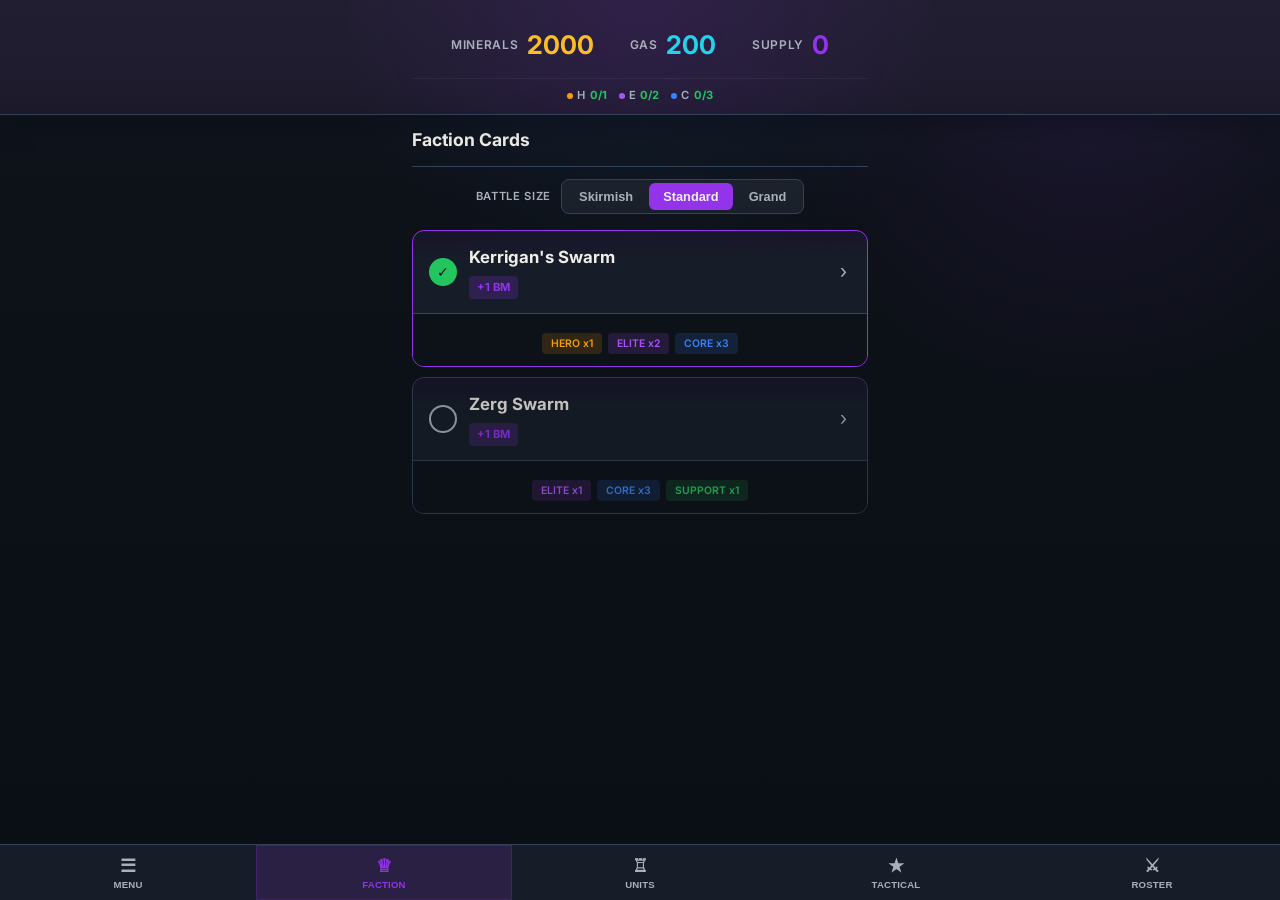
<file: Army Builder/zerg.html>
<!DOCTYPE html>
<html lang="en">
<head>
  <meta charset="UTF-8">
  <meta name="viewport" content="width=device-width, initial-scale=1.0, maximum-scale=1.0, user-scalable=no, viewport-fit=cover">
  <title>Zerg Army Builder - StarCraft TMG</title>
  <link href="https://fonts.googleapis.com/css2?family=Inter:wght@400;500;600;700;800&display=swap" rel="stylesheet">
  <style>
    * { box-sizing: border-box; margin: 0; padding: 0; }
    
    :root {
      --bg: #0d1118;
      --panel: #171d28;
      --panel-2: #1d2531;
      --panel-3: #263140;
      --text: #f0eee8;
      --muted: #a9b0bb;
      --border: #344256;
      --accent: #9333ea;
      --accent-rgb: 147, 51, 234;
      --menu-rgb: 147, 51, 234;
      --success: #22c55e;
      --warning: #fbbf24;
      --error: #ef4444;
      --gas: #22d3ee;
      --role-hero: #f59e0b;
      --role-elite: #a855f7;
      --role-core: #3b82f6;
      --role-support: #22c55e;
      --role-other: #6b7280;
      --tactical: #06b6d4;
      --glossary: #ec4899;
    }
    
    body {
      font-family: 'Inter', -apple-system, BlinkMacSystemFont, sans-serif;
      background:
        radial-gradient(circle at top center, rgba(59,130,246,0.08), transparent 28%),
        radial-gradient(circle at 85% 12%, rgba(147,51,234,0.09), transparent 22%),
        linear-gradient(180deg, #111722 0%, var(--bg) 22%, #0a0e15 100%);
      color: var(--text);
      min-height: 100vh;
      line-height: 1.5;
      padding-bottom: 65px;
      overflow-x: hidden;
      scrollbar-width: none;
    }
    body::-webkit-scrollbar { width: 0; height: 0; display: none; }
    
    .app {
      max-width: 480px;
      margin: 0 auto;
      padding: 0 12px 12px;
    }
    
    /* Header */
    .header {
      text-align: center;
      padding: 16px 64px 20px;
      margin-bottom: 12px;
      border-bottom: 2px solid var(--accent);
      background:
        linear-gradient(180deg, rgba(59,130,246,0.05), transparent 42%),
        radial-gradient(circle at 50% 0%, rgba(var(--accent-rgb),0.14), transparent 34%);
    }
    .header h1 {
      font-size: 1.4rem;
      font-weight: 800;
      text-transform: uppercase;
      letter-spacing: 0.08em;
    }
    .header h1 span { color: var(--accent); }
    
    /* Sticky Header */
    .sticky-header {
      position: sticky;
      top: 0;
      z-index: 250;
      background:
        radial-gradient(circle at top center, rgba(var(--menu-rgb), 0.12), transparent 46%),
        linear-gradient(180deg, rgb(34, 30, 50), rgb(31, 28, 47) 68%, rgb(27, 25, 41));
      backdrop-filter: none;
      width: 100vw;
      margin-left: calc(50% - 50vw);
      margin-right: calc(50% - 50vw);
      padding:
        calc(env(safe-area-inset-top, 0px) + 12px)
        max(16px, calc((100vw - 480px) / 2 + 12px))
        10px;
      border-bottom: 1px solid var(--border);
      box-shadow: 0 12px 22px rgba(4,8,15,0.22);
      overflow-x: clip;
    }
    
    /* Battle Size - only shown in Factions tab */
    .battle-size-row {
      display: flex;
      align-items: center;
      justify-content: center;
      gap: 10px;
    }
    .battle-size-label {
      font-size: 0.7rem;
      color: var(--muted);
      text-transform: uppercase;
      letter-spacing: 0.06em;
      font-weight: 600;
    }
    .battle-size-options {
      display: flex;
      background: linear-gradient(180deg, rgba(255,255,255,0.025), rgba(255,255,255,0.01)), var(--panel);
      border-radius: 8px;
      padding: 3px;
      gap: 2px;
      border: 1px solid var(--border);
    }
    .battle-size-option {
      padding: 6px 14px;
      border: none;
      border-radius: 6px;
      background: transparent;
      color: var(--muted);
      font-size: 0.8rem;
      font-weight: 600;
      cursor: pointer;
      transition: all 0.15s;
    }
    .battle-size-option.active {
      color: var(--text);
      background: var(--accent);
    }
    .battle-size-option:not(.active):hover {
      color: var(--text);
      background: var(--panel-2);
    }

    .resource-stats {
      display: flex;
      justify-content: center;
      align-items: center;
      gap: 24px;
      width: 100%;
      margin: 0 0 8px;
      padding: 10px 18px 10px;
      background: transparent;
      border-bottom: 1px solid rgba(255,255,255,0.06);
      transition: all 0.25s ease;
    }
    .resource-stat {
      display: flex;
      align-items: center;
      gap: 8px;
      padding: 4px 6px;
      background: transparent;
      border: none;
      transition: all 0.25s ease;
    }
    .resource-stat-label {
      font-size: 0.75rem;
      text-transform: uppercase;
      letter-spacing: 0.06em;
      color: var(--muted);
      font-weight: 600;
      transition: all 0.25s ease;
    }
    .resource-stat-value {
      font-size: 1.6rem;
      font-weight: 700;
      transition: all 0.25s ease;
    }
    .resource-stat-value.minerals { color: var(--warning); }
    .resource-stat-value.gas { color: var(--gas); }
    .resource-stat-value.supply { color: var(--accent); }
    .resource-stat-value.over { color: var(--error); }
    
    .sticky-header.compact .resource-stats {
      gap: 20px;
      width: 100%;
      margin: 0 0 8px;
      padding: 8px 14px 8px;
      margin-bottom: 8px;
    }
    .sticky-header.compact .resource-stat {
      gap: 6px;
      background: transparent;
      border: none;
    }
    .sticky-header.compact .resource-stat-label {
      font-size: 0.65rem;
    }
    .sticky-header.compact .resource-stat-value {
      font-size: 1rem;
    }
    
    /* Slots row */
    .slots-row {
      display: flex;
      flex-wrap: wrap;
      gap: 6px;
      margin-bottom: 12px;
      justify-content: center;
    }
    .slot-badge {
      font-size: 0.7rem;
      padding: 4px 10px;
      border-radius: 100px;
      font-weight: 600;
    }
    .slot-badge.ok { background: rgba(34,197,94,0.15); color: var(--success); }
    .slot-badge.over { background: rgba(239,68,68,0.15); color: var(--error); }
    
    /* Slots in header */
    .slots-compact {
      display: flex;
      justify-content: center;
      gap: 12px;
      font-size: 0.7rem;
      color: var(--muted);
      margin-top: 8px;
    }
    .slots-compact .slot-item {
      display: flex;
      align-items: center;
      gap: 4px;
    }
    .slots-compact .slot-label {
      text-transform: uppercase;
      font-weight: 600;
      letter-spacing: 0.03em;
    }
    .slots-compact .slot-value {
      font-weight: 700;
    }
    .slots-compact .slot-value.ok { color: var(--success); }
    .slots-compact .slot-value.over { color: var(--error); }
    .slots-compact .slot-dot {
      width: 6px;
      height: 6px;
      border-radius: 50%;
    }
    .slots-compact .slot-dot.hero { background: var(--role-hero); }
    .slots-compact .slot-dot.elite { background: var(--role-elite); }
    .slots-compact .slot-dot.core { background: var(--role-core); }
    .slots-compact .slot-dot.support { background: var(--role-support); }
    
    /* Divider */
    .divider {
      display: flex;
      align-items: center;
      gap: 12px;
      margin: 12px 0 16px;
    }
    .divider-line {
      flex: 1;
      height: 1px;
      background: var(--border);
    }
    .divider-text {
      font-size: 0.7rem;
      color: var(--muted);
      text-transform: uppercase;
      letter-spacing: 0.08em;
      font-weight: 600;
    }
    
    /* Army Role Group */
    .army-role-group {
      margin-bottom: 16px;
      background:
        radial-gradient(circle at top right, rgba(var(--accent-rgb),0.08), transparent 34%),
        linear-gradient(180deg, rgba(255,255,255,0.025), rgba(255,255,255,0.01)),
        var(--panel);
      border-radius: 12px;
      padding: 12px;
      border: 1px solid var(--border);
      border-left: 4px solid var(--border);
      box-shadow: 0 14px 28px rgba(0,0,0,0.24);
    }
    .army-role-group:last-child { margin-bottom: 0; }
    .army-role-group.role-hero { border-left-color: var(--role-hero); }
    .army-role-group.role-elite { border-left-color: var(--role-elite); }
    .army-role-group.role-core { border-left-color: var(--role-core); }
    .army-role-group.role-support { border-left-color: var(--role-support); }
    .army-role-group.role-other { border-left-color: var(--role-other); }
    
    .army-role-header {
      display: flex;
      align-items: center;
      gap: 10px;
      padding: 12px 0;
      cursor: pointer;
      user-select: none;
    }
    .army-role-group.expanded .army-role-header {
      margin-bottom: 12px;
      padding-bottom: 10px;
      border-bottom: 1px solid var(--border);
    }
    .army-role-dot {
      width: 10px;
      height: 10px;
      border-radius: 50%;
    }
    .army-role-header.role-hero .army-role-dot { background: var(--role-hero); }
    .army-role-header.role-elite .army-role-dot { background: var(--role-elite); }
    .army-role-header.role-core .army-role-dot { background: var(--role-core); }
    .army-role-header.role-support .army-role-dot { background: var(--role-support); }
    .army-role-header.role-other .army-role-dot { background: var(--role-other); }
    .army-role-name {
      font-size: 0.8rem;
      font-weight: 700;
      text-transform: uppercase;
      letter-spacing: 0.06em;
      color: var(--text);
      flex: 1;
    }
    .army-role-count {
      font-size: 0.75rem;
      color: var(--muted);
      background: var(--panel-2);
      padding: 2px 8px;
      border-radius: 10px;
    }

    /* Army Card - Expandable */
    .army-card {
      background:
        radial-gradient(circle at top right, rgba(var(--accent-rgb),0.12), transparent 34%),
        linear-gradient(135deg, rgba(var(--accent-rgb),0.10) 0%, var(--panel-2) 22%, var(--panel-2) 100%);
      border: 1px solid var(--border);
      border-radius: 10px;
      margin-bottom: 8px;
      box-shadow: 0 2px 8px rgba(0,0,0,0.2);
      overflow: hidden;
      transition: transform 0.16s ease, box-shadow 0.16s ease, border-color 0.16s ease;
    }
    .army-card:last-child { margin-bottom: 0; }
    .army-card.just-added {
      animation: scaleIn 0.3s cubic-bezier(0.34, 1.56, 0.64, 1);
    }
    @keyframes scaleIn {
      from { transform: scale(0.9); opacity: 0; }
      to { transform: scale(1); opacity: 1; }
    }
    
    .army-card-header {
      padding: 12px 14px;
      display: flex;
      justify-content: space-between;
      align-items: center;
      cursor: pointer;
      transition: background-color 0.16s ease;
    }
    .army-card:hover {
      transform: translateY(-1px);
      box-shadow: 0 8px 22px rgba(0,0,0,0.24);
    }
    .army-card-header:hover {
      background: rgba(255,255,255,0.03);
    }
    .army-card-info h3 {
      font-size: 0.95rem;
      font-weight: 600;
      margin-bottom: 2px;
      display: flex;
      align-items: center;
      gap: 6px;
    }
    .army-card-meta {
      font-size: 0.75rem;
      color: var(--muted);
    }
    .army-card-right {
      display: flex;
      align-items: center;
      gap: 10px;
    }
    .army-card-cost {
      font-size: 0.9rem;
      font-weight: 600;
      color: var(--warning);
    }
    .army-card-chevron {
      color: var(--muted);
      font-size: 14px;
      transition: transform 0.2s;
    }
    .army-card.open .army-card-chevron {
      transform: rotate(90deg);
    }
    
    .army-card-body {
      padding: 12px 14px 14px;
      border-top: 1px solid var(--border);
      animation: revealBlock 0.2s ease;
    }
    
    /* Stats Grid */
    .stats-grid {
      display: grid;
      grid-template-columns: repeat(6, 1fr);
      gap: 4px;
      margin: 12px 0;
    }
    .stat-chip {
      background: linear-gradient(180deg, rgba(255,255,255,0.02), rgba(255,255,255,0.01)), var(--panel-3);
      border-radius: 6px;
      padding: 6px 4px;
      text-align: center;
    }
    .stat-abbr {
      display: block;
      font-size: 0.55rem;
      color: var(--muted);
      text-transform: uppercase;
      letter-spacing: 0.03em;
      margin-bottom: 2px;
    }
    .stat-value {
      font-size: 0.8rem;
      font-weight: 600;
    }
    
    /* Weapon Table */
    .weapon-table {
      background: linear-gradient(180deg, rgba(255,255,255,0.02), rgba(255,255,255,0.01)), var(--panel-3);
      border: 1px solid var(--border);
      border-radius: 8px;
      overflow: hidden;
      margin-bottom: 8px;
    }
    .weapon-table:last-child { margin-bottom: 0; }
    .weapon-table-header {
      display: flex;
      justify-content: space-between;
      align-items: center;
      padding: 8px 12px;
      background: var(--panel);
      border-bottom: 1px solid var(--border);
    }
    .weapon-table-name {
      font-size: 0.85rem;
      font-weight: 600;
    }
    .weapon-table-phase {
      font-size: 0.65rem;
      padding: 2px 6px;
      border-radius: 4px;
      background: rgba(255,255,255,0.05);
      color: var(--muted);
      text-transform: uppercase;
    }
    .weapon-table-row {
      display: grid;
      grid-template-columns: repeat(4, 1fr);
    }
    .weapon-table-row.alt {
      background: rgba(0,0,0,0.15);
    }
    .weapon-table-cell {
      padding: 6px 8px;
      text-align: center;
      border-right: 1px solid var(--border);
    }
    .weapon-table-cell:last-child { border-right: none; }
    .weapon-table-cell span {
      display: block;
      font-size: 0.55rem;
      color: var(--muted);
      text-transform: uppercase;
      letter-spacing: 0.03em;
      margin-bottom: 2px;
    }
    .weapon-table-cell strong {
      font-size: 0.8rem;
      font-weight: 600;
    }
    .weapon-table-keywords {
      padding: 8px 12px;
      border-top: 1px solid var(--border);
      display: flex;
      flex-wrap: wrap;
      gap: 6px;
    }
    
    /* Ability Block */
    .ability-block {
      background: linear-gradient(180deg, rgba(255,255,255,0.02), rgba(255,255,255,0.01)), var(--panel-3);
      border: 1px solid var(--border);
      border-radius: 8px;
      margin-bottom: 8px;
      overflow: hidden;
    }
    .ability-block:last-child { margin-bottom: 0; }
    .ability-header {
      padding: 10px 12px 4px;
    }
    .ability-title {
      font-size: 0.88rem;
      font-weight: 600;
    }
    .ability-meta {
      font-size: 0.75rem;
      color: var(--muted);
      margin-top: 2px;
    }
    .ability-body {
      padding: 0 12px 10px;
      font-size: 0.85rem;
      line-height: 1.5;
    }
    
    /* Keyword Highlight */
    .keyword {
      background: rgba(var(--accent-rgb),0.22);
      color: color-mix(in srgb, white 55%, var(--accent) 45%);
      padding: 1px 4px;
      border-radius: 4px;
      cursor: pointer;
      font-weight: 500;
      transition: background 0.15s;
    }
    .keyword:hover {
      background: rgba(var(--accent-rgb),0.34);
    }
    
    /* Section Block (collapsible) */
    .section-block {
      margin-top: 10px;
    }
    .section-header {
      display: flex;
      justify-content: space-between;
      align-items: center;
      padding: 8px 0;
      cursor: pointer;
      user-select: none;
    }
    .section-title {
      font-size: 0.75rem;
      font-weight: 600;
      text-transform: uppercase;
      letter-spacing: 0.04em;
      color: var(--muted);
    }
    .section-body {
      padding-top: 8px;
    }
    .chevron {
      color: var(--muted);
      font-size: 14px;
      transition: transform 0.2s;
    }
    .section-block.open .chevron {
      transform: rotate(90deg);
    }
    .section-block.open .section-body {
      animation: revealBlock 0.18s ease;
      transform-origin: top center;
    }
    
    /* Upgrade Toggle */
    .upgrade-card {
      background: var(--panel-2);
      border: 1px solid var(--border);
      border-radius: 8px;
      margin-bottom: 8px;
      overflow: hidden;
    }
    .upgrade-card.selected {
      border-color: var(--accent);
      background: rgba(var(--accent-rgb),0.12);
    }
    .upgrade-card:last-child { margin-bottom: 0; }
    .upgrade-header {
      display: flex;
      justify-content: space-between;
      align-items: flex-start;
      gap: 12px;
      padding: 10px 12px;
    }
    .upgrade-name {
      font-weight: 600;
      font-size: 0.9rem;
    }
    .upgrade-meta {
      font-size: 0.75rem;
      color: var(--muted);
      margin-top: 2px;
    }
    .upgrade-desc {
      padding: 0 12px 10px;
      font-size: 0.85rem;
      line-height: 1.5;
    }
    .upgrade-toggle {
      width: 24px;
      height: 24px;
      padding: 0;
      border-radius: 6px;
      border: 2px solid var(--border);
      background: transparent;
      cursor: pointer;
      display: inline-grid;
      place-items: center;
      transition: all 0.15s;
      flex-shrink: 0;
      position: relative;
      appearance: none;
      -webkit-appearance: none;
    }
    .upgrade-toggle.active {
      background: var(--accent);
      border-color: var(--accent);
      box-shadow: inset 0 0 0 1px rgba(255,255,255,0.12);
    }
    
    /* Remove Button */
    .btn-remove {
      padding: 8px 16px;
      background: rgba(239,68,68,0.1);
      border: 1px solid rgba(239,68,68,0.3);
      border-radius: 8px;
      color: var(--error);
      font-size: 0.85rem;
      font-weight: 600;
      cursor: pointer;
      margin-top: 12px;
      width: 100%;
    }
    .btn-remove:hover {
      background: rgba(239,68,68,0.2);
    }
    
    /* Army Actions */
    .army-actions {
      display: flex;
      gap: 8px;
      margin-top: 12px;
    }
    .army-btn {
        flex: 1;
        padding: 12px;
        border: 1px solid var(--border);
        border-radius: 10px;
      background: var(--panel-2);
      color: var(--text);
      font-size: 0.85rem;
      font-weight: 600;
        cursor: pointer;
        transition: all 0.15s;
      }
    .army-btn:hover {
        background: var(--panel-3);
      }
    .army-btn.primary {
        background: linear-gradient(135deg, rgba(var(--accent-rgb),0.28), rgba(var(--accent-rgb),0.18));
        border-color: rgba(var(--accent-rgb),0.58);
        color: white;
        box-shadow: 0 10px 24px rgba(var(--accent-rgb),0.18);
      }
    .army-btn.primary:hover {
        background: linear-gradient(135deg, rgba(var(--accent-rgb),0.38), rgba(var(--accent-rgb),0.24));
        border-color: rgba(var(--accent-rgb),0.74);
        box-shadow: 0 12px 28px rgba(var(--accent-rgb),0.24);
      }
    .army-btn.danger {
        background: linear-gradient(135deg, rgba(239,68,68,0.18), rgba(153,27,27,0.12));
        border-color: rgba(239,68,68,0.42);
        color: #fecaca;
      }
    .army-btn.scenario-clear-btn {
        flex: 0 0 auto;
        padding: 7px 10px;
        font-size: 0.72rem;
      border-radius: 8px;
      background: rgba(249,115,22,0.10);
      border-color: rgba(249,115,22,0.28);
      color: #f97316;
    }
    .army-btn.scenario-clear-btn:hover {
      background: rgba(249,115,22,0.16);
      border-color: rgba(249,115,22,0.40);
      color: var(--text);
    }
    .army-btn.danger:hover {
        background: linear-gradient(135deg, rgba(239,68,68,0.24), rgba(153,27,27,0.18));
        border-color: rgba(239,68,68,0.68);
        color: white;
        box-shadow: 0 10px 24px rgba(239,68,68,0.16);
      }
    
    /* Empty state */
    .empty-state {
      text-align: center;
      padding: 30px;
      color: #555;
      font-size: 0.85rem;
    }
    
    /* Badge styles */
    .unique-badge {
      font-size: 0.55rem;
      padding: 2px 5px;
      border-radius: 3px;
      background: rgba(245,158,11,0.2);
      color: #f59e0b;
      font-weight: 600;
      text-transform: uppercase;
    }
    .psionic-badge {
      font-size: 0.55rem;
      padding: 2px 5px;
      border-radius: 3px;
      background: rgba(236,72,153,0.2);
      color: #ec4899;
      font-weight: 600;
      text-transform: uppercase;
    }
    
    /* ========================================
       BOTTOM TAB BAR
    ======================================== */
    .tab-bar {
      position: fixed;
      bottom: 0;
      left: 0;
      right: 0;
      height: 56px;
      background: var(--panel);
      border-top: 1px solid var(--border);
      display: flex;
      z-index: 300;
      padding-bottom: env(safe-area-inset-bottom);
    }
    .tab-btn {
      flex: 1;
      padding: 6px 4px;
      border: none;
      background: transparent;
      color: var(--muted);
      font-size: 0.6rem;
      font-weight: 600;
      text-transform: uppercase;
      letter-spacing: 0.02em;
      cursor: pointer;
      transition: all 0.15s;
      display: flex;
      flex-direction: column;
      align-items: center;
      justify-content: center;
      gap: 2px;
    }
    .tab-btn .tab-icon {
      font-size: 1.1rem;
    }
    .tab-btn.active {
      color: var(--accent);
      background: rgba(var(--accent-rgb),0.14);
      box-shadow: inset 0 0 0 1px rgba(var(--accent-rgb),0.22);
    }
    .tab-btn:not(.active):hover {
      color: var(--text);
      background: var(--panel-2);
    }
    
    /* Tab Content */
    .tab-content {
      display: none;
      padding-bottom: 70px;
    }
    .tab-content.active {
      display: block;
      animation: tabFadeIn 0.18s ease;
    }
    .tab-header {
      display: flex;
      justify-content: space-between;
      align-items: center;
      padding: 12px 0;
      margin-bottom: 12px;
      border-bottom: 1px solid var(--border);
    }
    .tab-title {
      font-weight: 700;
      font-size: 1.1rem;
    }
    
    /* ========================================
       LIBRARY CARDS (Units, Tactical, Factions)
    ======================================== */
    .library-section {
      margin-bottom: 16px;
    }
    .library-section-header {
      display: flex;
      align-items: center;
      gap: 8px;
      padding: 8px 4px;
      margin-bottom: 8px;
    }
    .library-section-dot {
      width: 8px;
      height: 8px;
      border-radius: 50%;
    }
    .library-section-dot.hero { background: var(--role-hero); }
    .library-section-dot.elite { background: var(--role-elite); }
    .library-section-dot.core { background: var(--role-core); }
    .library-section-dot.support { background: var(--role-support); }
    .library-section-dot.other { background: var(--role-other); }
    .library-section-name {
      font-size: 0.75rem;
      font-weight: 600;
      text-transform: uppercase;
      letter-spacing: 0.04em;
      color: var(--muted);
    }
    .unit-family-group {
      margin-bottom: 14px;
    }
    .unit-family-group:last-child {
      margin-bottom: 0;
    }
    .unit-family-label {
      font-size: 0.7rem;
      font-weight: 700;
      text-transform: uppercase;
      letter-spacing: 0.08em;
      color: var(--muted);
      padding: 2px 4px;
      margin: 2px 0 8px;
    }
    .unit-family-group .unit-card:last-child {
      margin-bottom: 0;
    }
    
    /* Unit Card in Library */
    .unit-card {
      background: linear-gradient(180deg, rgba(var(--accent-rgb),0.06) 0%, var(--panel) 18%, var(--panel) 100%);
      border: 1px solid var(--border);
      border-radius: 12px;
      margin-bottom: 10px;
      overflow: hidden;
      border-left: 3px solid var(--border);
      transition: transform 0.16s ease, box-shadow 0.16s ease, border-color 0.16s ease;
    }
    .unit-card.role-hero { border-left-color: var(--role-hero); }
    .unit-card.role-elite { border-left-color: var(--role-elite); }
    .unit-card.role-core { border-left-color: var(--role-core); }
    .unit-card.role-support { border-left-color: var(--role-support); }
    .unit-card.role-other { border-left-color: var(--role-other); }
    .unit-card.in-army {
      border-color: var(--accent);
      box-shadow: 0 0 0 1px rgba(var(--accent-rgb),0.16);
    }
    
    .unit-card-header {
      padding: 14px 16px;
      cursor: pointer;
      user-select: none;
      transition: background-color 0.16s ease;
      min-height: 104px;
      display: flex;
      flex-direction: column;
    }
    .unit-card:hover {
      transform: translateY(-1px);
      box-shadow: 0 8px 20px rgba(0,0,0,0.18);
    }
    .unit-card-header:hover {
      background: rgba(255,255,255,0.03);
    }
    .unit-title-row {
      display: flex;
      justify-content: space-between;
      align-items: center;
    }
    .unit-name {
      font-size: 1rem;
      font-weight: 600;
      display: flex;
      align-items: center;
      gap: 6px;
      flex-wrap: wrap;
    }
    .unit-tags {
      display: flex;
      flex-wrap: wrap;
      gap: 4px;
      margin-top: 6px;
      font-size: 0.7rem;
      color: var(--muted);
      min-height: 28px;
      align-content: flex-start;
    }
    .unit-tag {
      display: inline-flex;
      align-items: center;
      padding: 4px 8px;
      background: rgba(255,255,255,0.05);
      border-radius: 4px;
      cursor: pointer;
      line-height: 1.25;
    }
    .unit-tag:hover {
      background: rgba(255,255,255,0.1);
    }
    
    .btn-add {
      width: 32px;
      height: 32px;
      border-radius: 50%;
      border: none;
      background: var(--accent);
      color: white;
      font-size: 20px;
      cursor: pointer;
      display: grid;
      place-items: center;
      transition: transform 0.14s ease, box-shadow 0.14s ease, filter 0.14s ease;
      flex-shrink: 0;
    }
    .btn-add:hover {
      transform: scale(1.1);
      box-shadow: 0 0 12px rgba(147,51,234,0.5);
    }
    .btn-add:active {
      transform: scale(0.95);
    }
    .qty-controls {
      display: inline-flex;
      align-items: center;
      gap: 6px;
      flex-shrink: 0;
    }
    .qty-btn {
      width: 32px;
      height: 32px;
      border-radius: 50%;
      border: none;
      background: var(--accent);
      color: white;
      font-size: 20px;
      line-height: 1;
      cursor: pointer;
      transition: transform 0.14s ease, box-shadow 0.14s ease, filter 0.14s ease;
      display: inline-grid;
      place-items: center;
      padding: 0;
    }
    .qty-btn:hover {
      transform: scale(1.08);
      box-shadow: 0 0 12px rgba(var(--accent-rgb),0.35);
    }
    .qty-btn:active {
      transform: scale(0.95);
    }
    .qty-btn:disabled {
      opacity: 0.35;
      cursor: default;
      box-shadow: none;
      transform: none;
    }
    .qty-count {
      min-width: 24px;
      text-align: center;
      font-size: 0.85rem;
      font-weight: 700;
      color: var(--text);
    }
    
    .unit-card-body {
      padding: 12px 16px 16px;
      border-top: 1px solid var(--border);
      animation: revealBlock 0.2s ease;
    }
    
    /* Tier Table */
    .tier-table {
      width: 100%;
      border-collapse: collapse;
      font-size: 0.8rem;
      margin: 12px 0;
    }
    .tier-table th {
      text-align: center;
      font-size: 0.65rem;
      color: var(--muted);
      text-transform: uppercase;
      letter-spacing: 0.04em;
      padding: 6px 8px;
      border-bottom: 1px solid var(--border);
    }
    .tier-table td {
      text-align: center;
      padding: 8px;
      border-bottom: 1px solid var(--border);
    }
    .tier-table tr:last-child td {
      border-bottom: none;
    }
    
    /* Tactical Card */
    .tactical-card {
      background: linear-gradient(180deg, rgba(var(--accent-rgb),0.05) 0%, var(--panel) 18%, var(--panel) 100%);
      border: 1px solid var(--border);
      border-radius: 12px;
      margin-bottom: 10px;
      overflow: hidden;
      border-left: 3px solid var(--tactical);
    }
    .tactical-card.in-army {
      border-color: var(--gas);
    }
    .tactical-header {
      padding: 14px 16px;
      cursor: pointer;
      user-select: none;
      min-height: 104px;
      display: flex;
      flex-direction: column;
    }
    .tactical-title-row {
      display: flex;
      justify-content: space-between;
      align-items: center;
    }
    .tactical-name {
      font-size: 1rem;
      font-weight: 600;
      display: flex;
      align-items: center;
      gap: 6px;
    }
    .tactical-right {
      display: flex;
      align-items: center;
      gap: 10px;
    }
    .tactical-cost {
      font-size: 0.85rem;
      font-weight: 700;
      color: var(--gas);
    }
    .tactical-summary {
      font-size: 0.8rem;
      color: var(--muted);
      margin-top: 4px;
      font-style: italic;
      min-height: 1.2em;
    }
    .tactical-info {
      display: flex;
      flex-wrap: wrap;
      gap: 6px;
      margin-top: 8px;
      min-height: 28px;
      align-content: flex-start;
    }
    .tactical-pill {
      font-size: 0.7rem;
      display: inline-flex;
      align-items: center;
      padding: 4px 9px;
      border: 1px solid var(--border);
      border-radius: 999px;
      background: rgba(255,255,255,0.03);
      color: var(--muted);
      line-height: 1.25;
    }
    .tactical-category-header {
      display: flex;
      align-items: center;
      gap: 8px;
      padding: 8px 4px;
      margin: 14px 0 10px;
    }
    .tactical-category-header:first-child {
      margin-top: 0;
    }
    .tactical-category-dot {
      width: 8px;
      height: 8px;
      border-radius: 50%;
      background: var(--tactical);
      flex-shrink: 0;
    }
    .tactical-category-name {
      font-size: 0.75rem;
      font-weight: 600;
      color: var(--muted);
      text-transform: uppercase;
      letter-spacing: 0.04em;
    }
    .tactical-category-desc {
      font-size: 0.75rem;
      color: var(--muted);
    }
    .tactical-body {
      padding: 12px 16px 16px;
      border-top: 1px solid var(--border);
    }
    
    /* Faction Card */
    .faction-card {
      background: linear-gradient(180deg, rgba(var(--accent-rgb),0.08) 0%, var(--panel) 22%, var(--panel) 100%);
      border: 1px solid var(--accent);
      border-radius: 12px;
      margin-bottom: 10px;
      overflow: hidden;
    }
    .faction-card:not(.selected) {
      border-color: var(--border);
      opacity: 0.8;
    }
    .faction-card-header {
      display: flex;
      align-items: center;
      padding: 14px 16px;
      border-bottom: 1px solid var(--border);
      gap: 12px;
      min-height: 78px;
    }
    .faction-radio {
      width: 28px;
      height: 28px;
      border-radius: 50%;
      border: 2px solid var(--muted);
      background: transparent;
      color: transparent;
      font-size: 14px;
      cursor: pointer;
      display: flex;
      align-items: center;
      justify-content: center;
      transition: all 0.15s;
      flex-shrink: 0;
    }
    .faction-radio.selected {
      border-color: var(--success);
      background: var(--success);
      color: var(--bg);
    }
    .faction-radio:not(.selected):active {
      border-color: var(--accent);
    }
    .faction-card-main {
      flex: 1;
      cursor: pointer;
    }
    .faction-card-top {
      display: flex;
      align-items: center;
    }
    .faction-card-name {
      font-size: 1.05rem;
      font-weight: 700;
    }
    .faction-card-chevron {
      color: var(--muted);
      font-size: 1.2rem;
      cursor: pointer;
      padding: 4px;
    }
    .faction-card-meta {
      display: flex;
      align-items: center;
      gap: 8px;
      margin-top: 6px;
    }
    .faction-card-resource {
      padding: 3px 8px;
      border-radius: 4px;
      font-size: 0.7rem;
      font-weight: 700;
      background: rgba(147,51,234,0.2);
      color: var(--accent);
    }
    .faction-card-slots {
      display: flex;
      flex-wrap: wrap;
      gap: 6px;
      padding: 19px 16px 10px;
      background: var(--bg);
      justify-content: center;
      min-height: 52px;
      align-content: flex-start;
    }
    .faction-slot-badge {
      display: inline-flex;
      align-items: center;
      padding: 4px 9px;
      border-radius: 4px;
      font-size: 0.65rem;
      font-weight: 600;
      line-height: 1.25;
    }
    .faction-slot-badge.hero { background: rgba(245,158,11,0.15); color: #f59e0b; }
    .faction-slot-badge.elite { background: rgba(168,85,247,0.15); color: #a855f7; }
    .faction-slot-badge.core { background: rgba(59,130,246,0.15); color: #3b82f6; }
    .faction-slot-badge.support { background: rgba(34,197,94,0.15); color: #22c55e; }
    .faction-card-abilities {
      padding: 12px 16px;
    }
    
    /* Glossary */
    .glossary-search {
      margin-bottom: 16px;
    }
    .glossary-search-input {
      width: 100%;
      padding: 12px 16px;
      border: 1px solid var(--border);
      border-radius: 8px;
      background: var(--panel);
      color: var(--text);
      font-size: 0.95rem;
      outline: none;
      transition: border-color 0.15s;
    }
    .glossary-search-input:focus {
      border-color: var(--accent);
    }
    .glossary-search-input::placeholder {
      color: var(--muted);
    }
    .glossary-section-header {
      font-size: 0.75rem;
      font-weight: 600;
      text-transform: uppercase;
      letter-spacing: 0.04em;
      color: var(--muted);
      padding: 8px 4px;
      margin-bottom: 8px;
      border-bottom: 1px solid var(--border);
    }
    .glossary-entry {
      border-left: 3px solid var(--glossary);
    }
    .glossary-entry.tag-entry {
      border-left-color: var(--accent);
    }
    
    /* ========================================
       MODALS
    ======================================== */
    .modal-overlay {
      position: fixed;
      inset: 0;
      background: rgba(0,0,0,0.7);
      display: grid;
      place-items: center;
      z-index: 200;
      padding: 20px;
      animation: fadeIn 0.15s;
      backdrop-filter: blur(3px);
    }
    @keyframes fadeIn {
      from { opacity: 0; }
      to { opacity: 1; }
    }
    .modal {
      background: var(--panel);
      border: 1px solid var(--border);
      border-radius: 16px;
      max-width: 380px;
      width: 100%;
      max-height: 80vh;
      overflow-y: auto;
      animation: slideUp 0.2s;
      box-shadow: 0 22px 48px rgba(0,0,0,0.36);
    }
    @keyframes slideUp {
      from { opacity: 0; transform: translateY(20px); }
      to { opacity: 1; transform: translateY(0); }
    }
    .modal-header {
      padding: 16px;
      border-bottom: 1px solid var(--border);
      display: flex;
      justify-content: space-between;
      align-items: center;
    }
    .modal-title {
      font-weight: 700;
      font-size: 1.1rem;
    }
    .modal-type {
      font-size: 0.8rem;
      color: var(--muted);
      margin-top: 2px;
    }
    .modal-close {
      width: 32px;
      height: 32px;
      border-radius: 50%;
      border: none;
      background: var(--panel-2);
      color: var(--muted);
      font-size: 18px;
      cursor: pointer;
      display: grid;
      place-items: center;
      transition: transform 0.14s ease, background-color 0.14s ease, color 0.14s ease;
    }
    .modal-close:hover {
      transform: rotate(90deg) scale(1.04);
      background: rgba(255,255,255,0.06);
      color: var(--text);
    }
    .modal-body {
      padding: 16px;
    }
    .keyword-detail {
      display: flex;
      flex-direction: column;
      gap: 10px;
    }
    .glossary-block {
      border: 1px solid var(--border);
      border-radius: 12px;
      background: rgba(255,255,255,.02);
      padding: 12px 14px;
    }
    .glossary-block.raw {
      border-color: rgba(var(--accent-rgb), .22);
      background: rgba(var(--accent-rgb), .08);
    }
    .glossary-block-label {
      display: inline-block;
      margin-bottom: 8px;
      font-size: 0.68rem;
      text-transform: uppercase;
      letter-spacing: 0.1em;
      font-weight: 700;
      color: #f8fafc;
    }
    .glossary-block.raw .glossary-block-label {
      color: color-mix(in srgb, white 40%, var(--accent) 60%);
    }
    .glossary-block-text {
      color: var(--muted);
      font-size: 0.9rem;
      line-height: 1.55;
    }
    .glossary-block-text p + p {
      margin-top: 8px;
    }
    .glossary-example {
      color: #fef3c7;
    }
    @keyframes revealBlock {
      from { opacity: 0; transform: translateY(-6px); }
      to { opacity: 1; transform: translateY(0); }
    }
    @keyframes tabFadeIn {
      from { opacity: 0; transform: translateY(8px); }
      to { opacity: 1; transform: translateY(0); }
    }
    @media (prefers-reduced-motion: reduce) {
      *, *::before, *::after {
        animation-duration: 0.01ms !important;
        animation-iteration-count: 1 !important;
        transition-duration: 0.01ms !important;
        scroll-behavior: auto !important;
      }
    }
    .tier-option {
      padding: 14px;
      background: var(--panel-2);
      border: 1px solid var(--border);
      border-radius: 10px;
      margin-bottom: 8px;
      cursor: pointer;
      transition: all 0.15s;
    }
    .tier-option:hover {
      border-color: var(--accent);
    }
    .tier-option-main {
      display: flex;
      justify-content: space-between;
      align-items: center;
    }
    .tier-option-models {
      font-weight: 600;
    }
    .tier-option-cost {
      color: var(--warning);
      font-weight: 600;
    }
    .tier-option-supply {
      font-size: 0.8rem;
      color: var(--muted);
      margin-top: 4px;
    }
    
    .export-choice-btn {
      width: 100%;
      padding: 14px 16px;
      background: var(--panel-2);
      border: 1px solid var(--border);
      border-radius: 10px;
      cursor: pointer;
      text-align: left;
      transition: all 0.15s;
      margin-bottom: 10px;
    }
    .export-choice-btn:last-child { margin-bottom: 0; }
    .export-choice-btn:hover {
      border-color: var(--accent);
      background: rgba(147,51,234,0.1);
    }
    .export-choice-title {
      font-size: 1rem;
      font-weight: 700;
      color: var(--text);
      margin-bottom: 4px;
    }
    .export-choice-desc {
      font-size: 0.8rem;
      color: var(--muted);
      line-height: 1.4;
    }
    .package-section {
      display: grid;
      gap: 12px;
      margin-bottom: 18px;
    }
    .package-card {
      border: 1px solid var(--border);
      border-radius: 16px;
      background: rgba(255,255,255,0.03);
      padding: 14px;
      display: grid;
      gap: 10px;
    }
    .package-card + .package-card {
      margin-top: 12px;
    }
    .package-card-head {
      display: flex;
      justify-content: space-between;
      align-items: flex-start;
      gap: 12px;
    }
    .package-card-title {
      font-size: 0.98rem;
      font-weight: 700;
      color: var(--text);
    }
    .package-card-meta {
      font-size: 0.78rem;
      color: var(--muted);
      display: flex;
      flex-wrap: wrap;
      gap: 8px;
    }
    .package-card-summary {
      font-size: 0.84rem;
      color: var(--text);
      line-height: 1.5;
    }
    .package-chip-row {
      display: flex;
      flex-wrap: wrap;
      gap: 6px;
    }
    .scenario-stack {
      display: grid;
      gap: 12px;
    }
    .scenario-panel {
      border: 1px solid rgba(249,115,22,0.22);
      background:
        linear-gradient(180deg, rgba(249,115,22,0.08) 0%, rgba(15,23,42,0.42) 28%, rgba(15,23,42,0.24) 100%);
      border-radius: 16px;
      padding: 14px;
      display: grid;
      gap: 12px;
      box-shadow: inset 0 0 0 1px rgba(255,255,255,0.02);
    }
    .scenario-panel-head {
      display: flex;
      align-items: flex-start;
      justify-content: space-between;
      gap: 12px;
    }
    .scenario-panel-title {
      font-size: 0.96rem;
      font-weight: 800;
      color: #fff4e6;
      letter-spacing: 0.01em;
    }
    .scenario-panel-meta {
      display: flex;
      flex-wrap: wrap;
      gap: 6px;
      margin-top: 6px;
    }
    .scenario-meta-pill {
      padding: 4px 8px;
      border-radius: 999px;
      border: 1px solid rgba(249,115,22,0.20);
      background: rgba(249,115,22,0.10);
      color: #ffd7b0;
      font-size: 0.72rem;
      text-transform: uppercase;
      letter-spacing: 0.05em;
      font-weight: 700;
    }
    .scenario-card-note {
      font-size: 0.82rem;
      color: #d9cabd;
      line-height: 1.55;
      max-width: 62ch;
    }
    .scenario-pick-grid {
      display: grid;
      grid-template-columns: repeat(2, minmax(0, 1fr));
      gap: 8px;
    }
    .scenario-option {
      padding: 11px 12px;
      border-radius: 12px;
      border: 1px solid rgba(249,115,22,0.16);
      background: rgba(255,255,255,0.03);
      color: var(--text);
      text-align: left;
      font-size: 0.84rem;
      font-weight: 700;
      line-height: 1.35;
      transition: border-color .18s ease, background .18s ease, transform .18s ease, color .18s ease;
    }
    .scenario-option:hover {
      border-color: rgba(249,115,22,0.34);
      background: rgba(249,115,22,0.10);
      transform: translateY(-1px);
    }
    .scenario-option.active {
      border-color: rgba(249,115,22,0.58);
      background: rgba(249,115,22,0.18);
      color: #fff4e6;
      box-shadow: inset 0 0 0 1px rgba(249,115,22,0.32);
    }
    .scenario-toggle-summary {
      text-transform: none;
      letter-spacing: 0;
      font-weight: 500;
      color: var(--muted);
      font-size: 0.82rem;
      white-space: nowrap;
      overflow: hidden;
      text-overflow: ellipsis;
      max-width: 100%;
    }
    .package-chip {
      padding: 5px 8px;
      border-radius: 999px;
      background: rgba(99,102,241,0.12);
      border: 1px solid rgba(99,102,241,0.24);
      font-size: 0.72rem;
      color: #d8deff;
      text-transform: uppercase;
      letter-spacing: 0.04em;
    }
    .package-list {
      margin: 0;
      padding-left: 18px;
      color: var(--muted);
      font-size: 0.82rem;
      line-height: 1.5;
      display: grid;
      gap: 4px;
    }
    .package-note-block {
      border: 1px solid rgba(34,197,94,0.22);
      background: rgba(34,197,94,0.08);
      border-radius: 14px;
      padding: 12px 14px;
      display: grid;
      gap: 8px;
    }
    .package-note-title {
      font-size: 0.84rem;
      font-weight: 700;
      color: #9ae6b4;
      text-transform: uppercase;
      letter-spacing: 0.06em;
    }
    .package-note-text {
      font-size: 0.83rem;
      color: #ddfbe8;
      line-height: 1.55;
    }
    .scenario-action-row {
      display: flex;
      flex-wrap: wrap;
      gap: 8px;
      margin-bottom: 10px;
    }
    .scenario-summary-card {
      border: 1px solid rgba(255,255,255,0.08);
      background: rgba(15,23,42,0.38);
      border-radius: 14px;
      padding: 12px 14px;
      display: grid;
      gap: 8px;
      margin-bottom: 10px;
    }
    .scenario-summary-title {
      font-size: 0.85rem;
      font-weight: 700;
      color: var(--text);
    }
    .scenario-summary-meta {
      font-size: 0.78rem;
      color: var(--muted);
      display: flex;
      flex-wrap: wrap;
      gap: 8px;
    }
    
    /* Check overlay animation */
    .check-overlay {
        position: fixed;
        top: 50%;
        left: 50%;
        transform: translate(-50%, -50%);
      width: 100px;
      height: 100px;
      background: var(--success);
      border-radius: 50%;
      display: grid;
      place-items: center;
      font-size: 50px;
      color: white;
        z-index: 9999;
        pointer-events: none;
        animation: checkPop 0.6s ease-out forwards;
        box-shadow: 0 0 40px rgba(34,197,94,0.5);
      }
    @keyframes checkPop {
      0% { transform: translate(-50%, -50%) scale(0); opacity: 0; }
      40% { transform: translate(-50%, -50%) scale(1.2); opacity: 1; }
      60% { transform: translate(-50%, -50%) scale(1); }
      100% { transform: translate(-50%, -50%) scale(1); opacity: 0; }
    }
  </style>

<style id="app-nav-menu-style">
  .app-menu-btn{display:none} 
  .app-menu-btn:hover{background:rgba(48,48,48,.98)}
  .app-menu-btn:active{transform:translateY(1px)}
  .app-menu-btn .bars,.app-menu-btn .bars::before,.app-menu-btn .bars::after{display:block;width:18px;height:2px;background:currentColor;border-radius:2px;content:"";position:relative} 
  .app-menu-btn .bars::before{position:absolute;top:-6px;left:0} 
  .app-menu-btn .bars::after{position:absolute;top:6px;left:0} 
  .app-menu-overlay{position:fixed;inset:0;z-index:9998;background:rgba(0,0,0,.55);backdrop-filter:blur(3px);opacity:0;pointer-events:none;transition:opacity .18s ease} 
  .app-menu-overlay.open{opacity:1;pointer-events:auto} 
  .app-menu-panel{position:fixed;top:0;left:0;bottom:0;width:min(82vw,320px);background:linear-gradient(180deg, rgba(var(--menu-rgb),.28) 0%, rgba(36,24,44,.98) 22%, #17131d 100%);border-right:1px solid rgba(255,255,255,.08);box-shadow:18px 0 38px rgba(0,0,0,.4);z-index:9999;transform:translateX(-105%);opacity:0;transition:transform .24s ease, opacity .2s ease;padding:calc(env(safe-area-inset-top,0px) + 24px) 14px calc(env(safe-area-inset-bottom,0px) + 18px);display:flex;flex-direction:column}
  .app-menu-overlay.open .app-menu-panel,.app-menu-panel.open{transform:translateX(0);opacity:1}
  .app-menu-head{display:flex;align-items:flex-start;justify-content:space-between;gap:12px;padding:8px 4px 14px;border-bottom:1px solid rgba(255,255,255,.08);margin-bottom:12px;opacity:0;transform:translateY(8px);transition:opacity .18s ease .03s, transform .22s ease .03s}
  .app-menu-head-copy{min-width:0}
  .app-menu-eyebrow{color:rgba(var(--menu-rgb),.72);font-size:.68rem;text-transform:uppercase;letter-spacing:.08em;font-weight:800;margin-bottom:4px}
  .app-menu-title{color:#f2f0e8;font-size:1.05rem;font-weight:800}
  .app-menu-close{width:32px;height:32px;flex:0 0 32px;border-radius:999px;border:1px solid rgba(255,255,255,.12);background:rgba(255,255,255,.04);color:#f2f0e8;font-size:1.2rem;line-height:1;cursor:pointer;transition:background .18s ease,border-color .18s ease,transform .18s ease}
  .app-menu-close:hover{background:rgba(255,255,255,.08);border-color:rgba(255,255,255,.2);transform:translateY(-1px)}
  .app-menu-list{display:flex;flex-direction:column;gap:8px} 
  .app-menu-list{opacity:0;transform:translateY(10px);transition:opacity .18s ease .06s, transform .22s ease .06s}
  .app-menu-section-label{padding:10px 12px 2px;color:var(--muted);font-size:.8rem;font-weight:600}
  .app-menu-link{display:flex;align-items:center;gap:10px;padding:12px 12px;border-radius:12px;color:#f2f0e8;text-decoration:none;font-weight:700;border:1px solid transparent;background:rgba(255,255,255,.02);transition:transform .18s ease, background .18s ease, border-color .18s ease, color .18s ease}
  .app-menu-link:hover{background:rgba(255,255,255,.05);border-color:rgba(255,255,255,.06);transform:translateX(4px)}
  .app-menu-action{width:100%;font:inherit;text-align:left;cursor:pointer}
  .app-menu-icon{width:18px;text-align:center;opacity:.9}
  .app-menu-link.current{color:#fff}
  .app-menu-link.current[data-accent="zerg"]{background:rgba(110,58,165,.2);box-shadow:inset 0 0 0 1px rgba(110,58,165,.75)}
  .app-menu-link.current[data-accent="protoss"]{background:rgba(212,175,55,.18);box-shadow:inset 0 0 0 1px rgba(212,175,55,.78)}
  .app-menu-link.current[data-accent="terran"]{background:rgba(47,109,179,.2);box-shadow:inset 0 0 0 1px rgba(47,109,179,.78)}
  .app-menu-link.current[data-accent="rules"]{background:rgba(236,72,153,.16);box-shadow:inset 0 0 0 1px rgba(236,72,153,.72)}
  .app-menu-link.current[data-accent="missions"]{background:rgba(249,115,22,.16);box-shadow:inset 0 0 0 1px rgba(249,115,22,.72)}
  .app-menu-link.current[data-accent="home"]{background:rgba(234,179,8,.16);box-shadow:inset 0 0 0 1px rgba(234,179,8,.72)}
  body.app-menu-open{overflow:hidden}
  body.app-menu-open .app-menu-head,body.app-menu-open .app-menu-list{opacity:1;transform:translateY(0)}
  @media (max-width: 767px){
    .sticky-header{
      background:
        radial-gradient(circle at 50% 14%, rgba(var(--menu-rgb), 0.18) 0%, rgba(var(--menu-rgb), 0.11) 36%, rgba(var(--menu-rgb), 0.05) 58%, transparent 82%),
        linear-gradient(180deg, rgb(34, 30, 50), rgb(31, 28, 47) 68%, rgb(27, 25, 41));
      padding:calc(env(safe-area-inset-top, 0px) + 12px) 12px 10px;
    }
    body.app-menu-open .app-menu-btn{
      left:calc(min(82vw, 320px) - 46px) !important;
      right:auto !important;
      background:rgba(255,255,255,.08) !important
    }
  }
  @media (min-width: 768px){ .app-menu-btn{left:16px;right:auto;bottom:72px} }
</style>
</head>
<body>
  <div class="app" id="app"></div>
  
  <!-- Tab Bar -->
  <div class="tab-bar" id="tabBar"></div>

  <script src="./runtime/payloads/unit-upgrade-cost-overrides.js"></script>
  <script src="./runtime/payloads/advice-packages.js"></script>
  <script src="./runtime/payloads/mission-setup.js"></script>
  <script src="./runtime/payloads/army-sheet-export.js"></script>
  <script src="./runtime/payloads/glossary-reference.js"></script>
  <script src="./runtime/payloads/glossary-renderer.js"></script>
  <script src="./runtime/payloads/zerg.js"></script>

  <script>
    // ============================================================================
    // DATA: Keywords Glossary
    // ============================================================================
    const KEYWORDS = {
      'ANTI-EVADE': { type: 'Combat', description: 'The target suffers -X to its Evade Rolls for this attack.' },
      'BUFF': { type: 'Effect', description: 'The Unit gains a bonus of X to the specified Characteristic until End of the Round.' },
      'BURROWED': { type: 'Status', description: 'The unit becomes HIDDEN and counts as Size 0. For Disengage checks it counts as Supply 0. It cannot contest or control Mission Markers. It gets an Evade Roll against every attack.' },
      'CRITICAL HIT': { type: 'Combat', description: 'Move X dice directly from the Armour Pool to the Damage Pool, bypassing armour.' },
      'DEBUFF': { type: 'Effect', description: 'The Unit suffers a penalty of X to the specified Characteristic until End of the Round.' },
      'DISPLACEMENT': { type: 'Movement', description: 'This model/token can be moved through by other models and does not block movement.' },
      'FLYING': { type: 'Status', description: 'Flying units ignore terrain when moving, are never Engaged, cannot Charge or be Charged, and cannot contest or control Mission Markers.' },
      'HEAL': { type: 'Effect', description: 'Remove X points of accumulated Damage from the Unit. HEAL cannot return Destroyed models.' },
      'HIDDEN': { type: 'Status', description: 'Enemies more than 4" away cannot target this unit with ranged attacks or Line of Sight abilities. The unit is immune to IMPACT and gets an Evade Roll against every attack.' },
      'IMPACT': { type: 'Combat', description: 'After a successful Charge, each eligible model generates X extra dice. Rolls of Y or higher become automatic hits placed in the Armour Pool.' },
      'INSTANT': { type: 'Weapon', description: 'This weapon resolves immediately, typically granting the INSTANT keyword to close combat weapons for the active unit.' },
      'LONG RANGE': { type: 'Weapon', description: "The weapon's maximum range extends to X inches, but shots beyond the normal listed range suffer a -1 Hit penalty." },
      'ON CREEP': { type: 'Zerg', description: 'A Ground Zerg Unit is ON CREEP while Within 6" of any Creep Tumor Token or Source of Creep (like Omega Worm).' },
      'PLACE': { type: 'Movement', description: 'Remove the Leading Model and set it Wholly Within X inches of its starting point. PLACE ignores normal pathing, gap clearance, terrain restrictions, and elevation requirements, then the unit is rebuilt in Coherency.' },
      'PRECISION': { type: 'Combat', description: 'After rolling to hit, move up to X missed dice into the Armour Pool. They still need to survive armour.' },
      'RESPAWN': { type: 'Effect', description: 'Return up to X Destroyed models to the Unit. Cannot increase the Unit into a higher Supply bracket.' },
      'SHIELDED': { type: 'Status', description: 'The first model in the unit gets extra Hit Points equal to its Shield value. The status ends when that shield is broken or the first model is removed.' },
      'STATIONARY': { type: 'Status', description: 'All units start each round Stationary. The status is lost the moment the unit moves, is moved, or is placed.' },
      'STAY IN PLAY': { type: 'Other', description: 'This token or marker persists through cleanup instead of being removed at the end of the round.' },
      'SUMMON': { type: 'Movement', description: 'Create the named unit adjacent to the parent unit. It must be placed legally, with enough Available Supply, and usually gains an Activation Marker.' },
      'TOUGH': { type: 'Combat', description: 'When making Armour Rolls, convert up to X failed results into successes.' },
    };

    const TAGS = {
      'Armoured': { type: 'Combat Tag', description: 'Used for targeting and surge interactions. Weapons with Surge Type: Armoured deal bonus damage that bypasses armour when attacking this unit.' },
      'Biological': { type: 'Combat Tag', description: 'Used for targeting and surge interactions. Weapons with Surge Type: Biological deal bonus damage that bypasses armour when attacking this unit.' },
      'Flying': { type: 'Combat Tag', description: 'Flying units are never Engaged and cannot Engage. They cannot Charge or be Charged. They ignore terrain and Gap Clearance during movement. They do not participate in the Combat Phase. They cannot Contest or Control Mission Markers. They never benefit from High Ground Cover. Must end movement at least 1" from enemy Flying units.' },
      'Ground': { type: 'Combat Tag', description: 'Ground units can Engage other Ground units when Within 1". Weapons with Target: Ground can only hit units with this tag. Ground units participate in the Combat Phase when Engaged.' },
      'Light': { type: 'Combat Tag', description: 'Used for targeting and surge interactions. Weapons with Surge Type: Light deal bonus damage that bypasses armour when attacking this unit.' },
      'Mechanical': { type: 'Combat Tag', description: 'Used for targeting and surge interactions. Weapons with Surge Type: Mechanical deal bonus damage that bypasses armour when attacking this unit.' },
      'Psionic': { type: 'Special Tag', description: 'This unit has psychic abilities. Used as a marker for ability targeting - certain abilities specifically affect or reference Psionic units. Does not affect Surge damage.' },
      'Unique': { type: 'Special Tag', description: 'Only one of this unit may be included in your army list.' },
    };

    const SURGE_TAGS = ['Armoured', 'Biological', 'Light', 'Mechanical'];
    const TYPE_TAGS = ['Ground', 'Flying'];

    // ============================================================================
    // DATA: Engagement Scales
    // ============================================================================
    const ENGAGEMENT_SCALES = [
      { id: 'skirmish', name: 'Skirmish', minerals: 1000, gas: 100, table: '36" x 36"' },
      { id: 'standard', name: 'Standard', minerals: 2000, gas: 200, table: '36" x 54"' },
      { id: 'grand', name: 'Grand', minerals: 9999, gas: 999, table: '36" x 72"' },
    ];

    const GLOSSARY_REFERENCE = Array.isArray(window.__glossaryReference) ? window.__glossaryReference : [];
    const BUILDER_GLOSSARY = window.__glossaryRenderer?.createBuilderGlossary({
      glossaryReference: GLOSSARY_REFERENCE,
      keywords: KEYWORDS,
      tags: TAGS
    });
    const runtimePayload = window.__starcraftTMGRuntimePayload;
    const UPGRADE_COST_OVERRIDES = window.__unitUpgradeCostOverrides || {};
    const ADVICE_PACKAGE_DATA = window.__armyBuilderAdviceData || { factionNotes: [], packages: [] };
    const MISSION_SETUP_DATA = window.__missionSetupData || { missions: [], maps: [] };
    const ARMY_SHEET_EXPORT = window.__armySheetExport || null;
    const ZERG_FACTION_CARDS = Array.isArray(runtimePayload?.factionCards) ? runtimePayload.factionCards : [];
    const ZERG_UNITS = Array.isArray(runtimePayload?.units) ? runtimePayload.units : [];
    const ZERG_TACTICAL_CARDS = Array.isArray(runtimePayload?.tacticalCards) ? runtimePayload.tacticalCards : [];
    window.__starcraftTMGRuntimeStatus = runtimePayload?.status || 'missing-runtime-payload';

    // ============================================================================
    // STATE
    // ============================================================================
    let state = {
      selectedScale: ENGAGEMENT_SCALES[1],
      selectedFaction: ZERG_FACTION_CARDS[0],
      armyUnits: [],
      armyTactical: [],
      activeTab: 'factions', // 'factions', 'units', 'tactical', 'army', 'glossary'
      expandedArmyCards: {},
      expandedRoleGroups: {}, // Track which role groups are expanded
      expandedLibraryCards: {},
      openSections: {},
      keywordModal: null,
      tierPicker: null,
      showExportChoice: false,
      showClearConfirm: false,
      exportText: null,
      justAddedId: null,
      glossarySearch: '',
      selectedMissionId: null,
      selectedMapId: null,
    };

    // ============================================================================
    // HELPERS
    // ============================================================================
    function escapeHtml(value) {
      return String(value ?? '')
        .replace(/&/g, '&amp;')
        .replace(/</g, '&lt;')
        .replace(/>/g, '&gt;')
        .replace(/"/g, '&quot;')
        .replace(/'/g, '&#39;');
    }

    function highlightKeywords(text) {
      return BUILDER_GLOSSARY?.highlight(text) || String(text ?? '');
    }

    function normalizeLookupKey(value) {
      return window.__glossaryRenderer?.normalizeLookupKey(value) || '';
    }

    function getPaidTiers(unit) {
      return (unit?.tiers || [])
        .filter(tier => tier && tier.cost !== null)
        .sort((a, b) => (Number(a.supply) || 0) - (Number(b.supply) || 0));
    }

    function getDefaultTier(unit) {
      const allTiers = (unit?.tiers || []).filter(Boolean);
      if (allTiers.length === 0) return null;
      const paidTiers = getPaidTiers(unit);
      if (paidTiers.length > 0) return paidTiers[0];
      return [...allTiers].sort((a, b) => (Number(a.supply) || 0) - (Number(b.supply) || 0))[0];
    }

    function getTierSizeLabel(unit, tier) {
      const paidTiers = getPaidTiers(unit);
      if (paidTiers.length === 0 || !tier) return null;
      if (paidTiers.length === 1) return 'small';

      const index = paidTiers.findIndex(candidate =>
        candidate.tier === tier.tier
        && String(candidate.models) === String(tier.models)
        && Number(candidate.supply) === Number(tier.supply)
      );

      if (index === -1) return null;
      if (paidTiers.length === 2) return index === 0 ? 'small' : 'large';
      if (index === 0) return 'small';
      if (index === paidTiers.length - 1) return 'large';
      return 'medium';
    }

    function getUpgradeOverride(unit, tier, upgrade) {
      const unitKey = normalizeLookupKey(unit?.name);
      const sizeKey = getTierSizeLabel(unit, tier);
      const upgradeKey = normalizeLookupKey(upgrade?.name);
      return sizeKey ? UPGRADE_COST_OVERRIDES[unitKey]?.sizes?.[sizeKey]?.upgrades?.[upgradeKey] || null : null;
    }

    function getResolvedUpgradeCostValue(unit, tier, upgrade) {
      const override = getUpgradeOverride(unit, tier, upgrade);
      if (override?.cost != null) return override.cost;

      const rawCost = upgrade?.cost;
      if (typeof rawCost === 'number') return rawCost;
      if (typeof rawCost === 'string' && rawCost.includes('/')) {
        const values = rawCost.split('/').map(value => parseInt(value, 10)).filter(Number.isFinite);
        if (values.length === 0) return 0;
        const sizeKey = getTierSizeLabel(unit, tier);
        return sizeKey === 'large' && values.length > 1 ? values[values.length - 1] : values[0];
      }

      const parsed = parseInt(rawCost, 10);
      return Number.isFinite(parsed) ? parsed : 0;
    }

    function getResolvedUpgradeCostLabel(unit, tier, upgrade) {
      const override = getUpgradeOverride(unit, tier, upgrade);
      if (override?.cost != null) return String(override.cost);

      const rawCost = upgrade?.cost;
      if (typeof rawCost === 'string' && rawCost.includes('/')) return String(getResolvedUpgradeCostValue(unit, tier, upgrade));
      return String(rawCost ?? 0);
    }

    function getLibraryUpgradeCostLabel(unit, upgrade) {
      const unitKey = normalizeLookupKey(unit?.name);
      const upgradeKey = normalizeLookupKey(upgrade?.name);
      const unitOverrides = UPGRADE_COST_OVERRIDES[unitKey]?.sizes || null;

      if (unitOverrides) {
        const sizeCosts = ['small', 'large']
          .map(sizeKey => unitOverrides[sizeKey]?.upgrades?.[upgradeKey]?.cost)
          .filter(cost => cost != null);

        if (sizeCosts.length === 1) return String(sizeCosts[0]);
        if (sizeCosts.length > 1) {
          const uniqueCosts = [...new Set(sizeCosts.map(cost => String(cost)))];
          return uniqueCosts.length === 1 ? uniqueCosts[0] : uniqueCosts.join('/');
        }
      }

      return getResolvedUpgradeCostLabel(unit, null, upgrade);
    }

    function findByNormalizedName(collection, name) {
      const target = normalizeLookupKey(name);
      return (collection || []).find(item => normalizeLookupKey(item?.name) === target) || null;
    }

    function findById(collection, id) {
      return (collection || []).find(item => item?.id === id) || null;
    }

    function resolveByIdOrName(collection, id, name) {
      return (id ? findById(collection, id) : null) || (name ? findByNormalizedName(collection, name) : null) || null;
    }

    function getFlattenedUnitUpgrades(unit) {
      const upgrades = unit?.upgrades;
      if (!upgrades) return [];
      if (Array.isArray(upgrades)) {
        return upgrades.flatMap(group => Array.isArray(group?.options) ? group.options : []);
      }
      if (typeof upgrades === 'object') {
        return Object.values(upgrades).flatMap(group =>
          Array.isArray(group)
            ? group
            : Array.isArray(group?.options)
              ? group.options
              : []
        );
      }
      return [];
    }

    function getAdvicePackagesForCurrentSelection() {
      const factionId = state.selectedFaction?.id;
      const factionName = state.selectedFaction?.name;
      const scaleId = state.selectedScale?.id;
      return (ADVICE_PACKAGE_DATA.packages || []).filter(pkg =>
        pkg.scaleId === scaleId && (pkg.factionId === factionId || pkg.factionName === factionName)
      );
    }

    function getFactionAdviceNotes() {
      const factionId = state.selectedFaction?.id;
      const factionName = state.selectedFaction?.name;
      return (ADVICE_PACKAGE_DATA.factionNotes || []).filter(note => note.factionId === factionId || note.factionName === factionName);
    }

    function flattenPhaseAbilities(phaseAbilities) {
      if (!phaseAbilities) return [];
      if (Array.isArray(phaseAbilities)) return phaseAbilities;
      return Object.entries(phaseAbilities).flatMap(([phase, abilities]) =>
        (abilities || []).map(ability => ({ ...ability, phase: ability.phase || phase }))
      );
    }

    function getScenarioScaleType() {
      return state.selectedScale?.id === 'skirmish' ? 'Skirmish' : 'Standard';
    }

    function getActiveMissions() {
      const type = getScenarioScaleType();
      return (MISSION_SETUP_DATA.missions || []).filter(mission => mission.type === type);
    }

    function getActiveMaps() {
      const type = getScenarioScaleType();
      return (MISSION_SETUP_DATA.maps || []).filter(map => map.type === type);
    }

    function getSelectedMission() {
      return getActiveMissions().find(mission => mission.id === state.selectedMissionId) || null;
    }

    function getSelectedMap() {
      return getActiveMaps().find(map => map.id === state.selectedMapId) || null;
    }

    function getTotals() {
      const minerals = state.armyUnits.reduce((sum, u) => {
        const upgCost = (u.selectedUpgrades || []).reduce((us, upg) => us + getResolvedUpgradeCostValue(u.unit, u.tier, upg), 0);
        return sum + u.cost + upgCost;
      }, 0);
      const gas = state.armyTactical.reduce((sum, t) => sum + t.cost, 0);
      const supply = state.armyUnits.reduce((sum, u) => sum + u.tier.supply, 0);
      const scale = state.selectedScale;
      return {
        minerals,
        gas,
        supply,
        mineralsLeft: scale.id === 'grand' ? 'inf' : scale.minerals - minerals,
        gasLeft: scale.id === 'grand' ? 'inf' : scale.gas - gas,
        mineralsOver: scale.id !== 'grand' && minerals > scale.minerals,
        gasOver: scale.id !== 'grand' && gas > scale.gas
      };
    }

    function getSlots() {
      const baseSlots = state.selectedFaction?.slots || {};
      const tacticalSlots = state.armyTactical.reduce((acc, t) => {
        Object.entries(t.slots || {}).forEach(([slot, count]) => {
          acc[slot] = (acc[slot] || 0) + count;
        });
        return acc;
      }, {});
      // Start with base slots from faction, then add tactical slots
      const totalSlots = { ...baseSlots };
      Object.entries(tacticalSlots).forEach(([slot, count]) => {
        totalSlots[slot] = (totalSlots[slot] || 0) + count;
      });
      // Calculate used slots
      const used = { hero: 0, elite: 0, core: 0, support: 0 };
      state.armyUnits.forEach(u => {
        const role = u.unit.role.toLowerCase();
        if (used[role] !== undefined) used[role] += u.tier.supply || 1;
      });
      return { total: totalSlots, used };
    }

    function save() {
      try {
        const toSave = {
          units: state.armyUnits.map(entry => ({
            unitId: entry.unit.id,
            tier: entry.tier,
            cost: entry.cost,
            selectedUpgrades: entry.selectedUpgrades || []
          })),
          tactical: state.armyTactical.map(t => t.id),
          factionId: state.selectedFaction?.id,
          scaleId: state.selectedScale?.id,
          missionId: state.selectedMissionId,
          mapId: state.selectedMapId
        };
        localStorage.setItem('sc-tmg-zerg-v4', JSON.stringify(toSave));
      } catch (e) { console.error(e); }
    }



    function getCompanionFactionKey() {
      const path = window.location.pathname.toLowerCase();
      if (path.includes('terran')) return 'terran';
      if (path.includes('protoss')) return 'protoss';
      return 'zerg';
    }

    function importToCompanion(player) {
      save();
      const targetPlayer = player === 'p2' ? 'p2' : 'p1';
      const faction = getCompanionFactionKey();
      const pending = { faction, player: targetPlayer, ts: Date.now() };
      try { localStorage.setItem('sc-tmg-companion-pending-import', JSON.stringify(pending)); } catch (e) {}
      try {
        const ch = new BroadcastChannel('sc-tmg-companion');
        ch.postMessage({ type: 'import-roster', ...pending });
        ch.close();
      } catch (e) {}
      window.location.href = '../index.html?import=' + encodeURIComponent(faction) + '&player=' + encodeURIComponent(targetPlayer);
    }

    function load() {
      try {
        const saved = localStorage.getItem('sc-tmg-zerg-v4');
        if (saved) {
          const { units, tactical, factionId, scaleId, missionId, mapId } = JSON.parse(saved);
          const rehydratedUnits = (units || []).map(entry => {
            const unit = ZERG_UNITS.find(u => u.id === entry.unitId);
            if (!unit) return null;
            return { unit, tier: entry.tier, cost: entry.cost, selectedUpgrades: entry.selectedUpgrades || [] };
          }).filter(Boolean);
          const rehydratedTactical = (tactical || []).map(id => ZERG_TACTICAL_CARDS.find(t => t.id === id)).filter(Boolean);
          state.armyUnits = rehydratedUnits;
          state.armyTactical = rehydratedTactical;
          const faction = ZERG_FACTION_CARDS.find(f => f.id === factionId);
          if (faction) state.selectedFaction = faction;
          const scale = ENGAGEMENT_SCALES.find(s => s.id === scaleId);
          if (scale) state.selectedScale = scale;
          state.selectedMissionId = missionId || null;
          state.selectedMapId = mapId || null;
        }
      } catch (e) { console.error(e); }
    }

    // ============================================================================
    // ACTIONS
    // ============================================================================
    function selectScale(scaleId) {
      state.selectedScale = ENGAGEMENT_SCALES.find(s => s.id === scaleId);
      if (!getActiveMissions().some(mission => mission.id === state.selectedMissionId)) {
        state.selectedMissionId = null;
      }
      if (!getActiveMaps().some(map => map.id === state.selectedMapId)) {
        state.selectedMapId = null;
      }
      save();
      render();
    }

    function selectFaction(factionId) {
      state.selectedFaction = ZERG_FACTION_CARDS.find(f => f.id === factionId);
      save();
      render();
    }

    function loadAdvicePackage(packageId) {
      const pkg = (ADVICE_PACKAGE_DATA.packages || []).find(candidate => candidate.id === packageId);
      if (!pkg) return;

      if ((state.armyUnits.length > 0 || state.armyTactical.length > 0) && !window.confirm('Replace the current roster with this package?')) {
        return;
      }

      const faction = resolveByIdOrName(ZERG_FACTION_CARDS, pkg.factionId, pkg.factionName);
      if (faction) state.selectedFaction = faction;

      const scale = ENGAGEMENT_SCALES.find(candidate => candidate.id === pkg.scaleId);
      if (scale) state.selectedScale = scale;

      const missing = [];
      const loadedUnits = [];
      const loadedTactical = [];

      const tacticalRefs = Array.from({ length: Math.max((pkg.tacticalCardIds || []).length, (pkg.tacticalCards || []).length) }, (_, index) => ({
        id: pkg.tacticalCardIds?.[index] || null,
        name: pkg.tacticalCards?.[index] || null
      }));

      tacticalRefs.forEach(({ id, name }) => {
        const card = resolveByIdOrName(ZERG_TACTICAL_CARDS, id, name);
        if (card) {
          loadedTactical.push(card);
        } else {
          missing.push('Tactical: ' + (name || id));
        }
      });

      (pkg.units || []).forEach((unitConfig, index) => {
        const unit = resolveByIdOrName(ZERG_UNITS, unitConfig.unitId, unitConfig.name);
        if (!unit) {
          missing.push('Unit: ' + (unitConfig.name || unitConfig.unitId));
          return;
        }

        const tiers = getPaidTiers(unit);
        let tier = null;
        if (unitConfig.models != null) {
          tier = tiers.find(candidate => String(candidate.models) === String(unitConfig.models)) || null;
        }
        if (!tier) {
          tier = getDefaultTier(unit);
        }
        if (!tier) {
          missing.push('Tier: ' + unitConfig.name);
          return;
        }

        const upgradeRefs = Array.from({ length: Math.max((unitConfig.upgradeIds || []).length, (unitConfig.upgrades || []).length) }, (_, upgradeIndex) => ({
          id: unitConfig.upgradeIds?.[upgradeIndex] || null,
          name: unitConfig.upgrades?.[upgradeIndex] || null
        }));

        const selectedUpgrades = upgradeRefs.map(({ id, name }) => {
          const option = resolveByIdOrName(getFlattenedUnitUpgrades(unit), id, name);
          if (!option) {
            missing.push('Upgrade: ' + (unitConfig.name || unitConfig.unitId) + ' -> ' + (name || id));
          }
          return option;
        }).filter(Boolean);

        loadedUnits.push({
          unit,
          tier,
          cost: tier.cost ?? 0,
          selectedUpgrades,
          entryId: Date.now() + index
        });
      });

      state.armyUnits = loadedUnits;
      state.armyTactical = loadedTactical;
      state.activeTab = 'army';
      save();
      render();

      if (missing.length > 0) {
        window.alert('Package loaded with some missing items:\n\n' + missing.join('\n'));
      }
    }

    function selectMission(missionId) {
      state.selectedMissionId = missionId ? (state.selectedMissionId === missionId ? null : missionId) : null;
      save();
      render();
    }

    function selectMap(mapId) {
      state.selectedMapId = mapId ? (state.selectedMapId === mapId ? null : mapId) : null;
      save();
      render();
    }

    function randomMission() {
      const missions = getActiveMissions();
      if (missions.length === 0) return;
      const pool = missions.filter(mission => mission.id !== state.selectedMissionId);
      const source = pool.length ? pool : missions;
      const pick = source[Math.floor(Math.random() * source.length)];
      state.selectedMissionId = pick?.id || null;
      save();
      render();
    }

    function randomMap() {
      const maps = getActiveMaps();
      if (maps.length === 0) return;
      const pool = maps.filter(map => map.id !== state.selectedMapId);
      const source = pool.length ? pool : maps;
      const pick = source[Math.floor(Math.random() * source.length)];
      state.selectedMapId = pick?.id || null;
      save();
      render();
    }

    function setTab(tab) {
      state.activeTab = tab;
      render();
      // Scroll to top when switching tabs
      window.scrollTo({ top: 0 });
    }

    function showTierPicker(unit) {
      const paidTiers = getPaidTiers(unit);
      if (paidTiers.length === 0) {
        const defaultTier = getDefaultTier(unit);
        if (defaultTier) {
          addUnitToArmy(unit, defaultTier);
        }
        return;
      }
      state.tierPicker = unit;
      render();
    }

    function closeTierPicker() {
      state.tierPicker = null;
      render();
    }

    function showAddConfirm() {
      const checkEl = document.createElement('div');
      checkEl.className = 'check-overlay';
      checkEl.textContent = String.fromCharCode(10003);
      document.body.appendChild(checkEl);
      setTimeout(() => checkEl.remove(), 600);
    }

    function addUnitToArmy(unit, tier) {
      if (!unit || !tier) return;
      const entryId = Date.now();
      state.armyUnits.push({ unit, tier, cost: tier.cost ?? 0, selectedUpgrades: [], entryId });
      state.justAddedId = entryId;
      state.tierPicker = null;
      showAddConfirm();

      save();
      render();
      setTimeout(() => { state.justAddedId = null; render(); }, 350);
    }

    function selectTier(tier) {
      const unit = state.tierPicker;
      if (!unit || !tier) return;
      addUnitToArmy(unit, tier);
    }

    function removeUnit(entryId) {
      state.armyUnits = state.armyUnits.filter(u => u.entryId !== entryId);
      save();
      render();
    }

    function countUnitEntries(unitId) {
      return state.armyUnits.filter(entry => entry.unit?.id === unitId).length;
    }

    function countTacticalEntries(cardId) {
      return state.armyTactical.filter(card => card.id === cardId).length;
    }

    function removeOneUnitById(unitId) {
      const index = state.armyUnits.findIndex(entry => entry.unit?.id === unitId);
      if (index === -1) return;
      state.armyUnits.splice(index, 1);
      save();
      render();
    }

    function removeOneTacticalById(cardId) {
      const index = state.armyTactical.findIndex(card => card.id === cardId);
      if (index === -1) return;
      state.armyTactical.splice(index, 1);
      save();
      render();
    }

    function toggleArmyCard(entryId) {
      state.expandedArmyCards[entryId] = !state.expandedArmyCards[entryId];
      render();
    }

    function toggleRoleGroup(role) {
      state.expandedRoleGroups[role] = !state.expandedRoleGroups[role];
      render();
    }

    function getUnitFamilyName(unitOrName) {
      const family = typeof unitOrName === 'object' && unitOrName ? unitOrName.family : null;
      if (family) return String(family).trim();
      const name = typeof unitOrName === 'string' ? unitOrName : (unitOrName?.name || '');
      const trimmedName = String(name).trim();
      const match = trimmedName.match(/\(([^()]+)\)\s*$/);
      return (match ? match[1] : trimmedName).trim();
    }

    function isBaseFamilyUnit(unit) {
      if (Number.isFinite(Number(unit?.variantOrder))) return Number(unit.variantOrder) === 0;
      return unit.name.trim().toLowerCase() === getUnitFamilyName(unit).toLowerCase();
    }

    function groupUnitsByFamily(units) {
      const sortedUnits = [...units].sort((a, b) => {
        const familyCompare = getUnitFamilyName(a).localeCompare(getUnitFamilyName(b));
        if (familyCompare !== 0) return familyCompare;

        const variantOrderA = Number.isFinite(Number(a?.variantOrder)) ? Number(a.variantOrder) : (isBaseFamilyUnit(a) ? 0 : 1);
        const variantOrderB = Number.isFinite(Number(b?.variantOrder)) ? Number(b.variantOrder) : (isBaseFamilyUnit(b) ? 0 : 1);
        if (variantOrderA !== variantOrderB) {
          return variantOrderA - variantOrderB;
        }

        return a.name.localeCompare(b.name);
      });

      const groups = [];
      sortedUnits.forEach(unit => {
        const family = getUnitFamilyName(unit);
        const lastGroup = groups[groups.length - 1];
        if (!lastGroup || lastGroup.family !== family) {
          groups.push({ family, units: [unit] });
        } else {
          lastGroup.units.push(unit);
        }
      });
      return groups;
    }

    function toggleLibraryCard(cardId) {
      state.expandedLibraryCards[cardId] = !state.expandedLibraryCards[cardId];
      render();
    }

    function toggleSection(sectionId) {
      state.openSections[sectionId] = !state.openSections[sectionId];
      render();
    }

    function toggleUpgrade(entryId, upgrade) {
      state.armyUnits = state.armyUnits.map(entry => {
        if (entry.entryId !== entryId) return entry;
        const isSelected = (entry.selectedUpgrades || []).some(u => u.name === upgrade.name);
        return {
          ...entry,
          selectedUpgrades: isSelected
            ? entry.selectedUpgrades.filter(u => u.name !== upgrade.name)
            : [...(entry.selectedUpgrades || []), upgrade]
        };
      });
      save();
      render();
    }

    function addTactical(cardId) {
      const card = ZERG_TACTICAL_CARDS.find(t => t.id === cardId);
      if (!card) return;
      if (card.unique && state.armyTactical.some(t => t.id === cardId)) return;
      state.armyTactical.push(card);
      showAddConfirm();
      save();
      render();
    }

    function removeTactical(idx) {
      state.armyTactical.splice(idx, 1);
      save();
      render();
    }

    function showKeyword(keyword) {
      state.keywordModal = keyword;
      render();
    }

    function closeKeywordModal() {
      state.keywordModal = null;
      render();
    }

    let glossarySearchTimeout = null;
    function updateGlossarySearch(value) {
      state.glossarySearch = value;
      // Debounce: wait for user to stop typing before re-rendering
      if (glossarySearchTimeout) clearTimeout(glossarySearchTimeout);
      glossarySearchTimeout = setTimeout(() => {
        const cursorPos = document.querySelector('.glossary-search-input')?.selectionStart || value.length;
        render();
        requestAnimationFrame(() => {
          const input = document.querySelector('.glossary-search-input');
          if (input) {
            input.focus();
            input.setSelectionRange(cursorPos, cursorPos);
          }
        });
      }, 150);
    }

    function showExportChoice() {
      state.showExportChoice = true;
      render();
    }

    function closeExportChoice() {
      state.showExportChoice = false;
      render();
    }

    function showClearConfirm() {
      state.showClearConfirm = true;
      render();
    }

    function closeClearConfirm() {
      state.showClearConfirm = false;
      render();
    }

    function clearArmy() {
      state.armyUnits = [];
      state.armyTactical = [];
      state.selectedMissionId = null;
      state.selectedMapId = null;
      state.showClearConfirm = false;
      save();
      render();
    }

    function slugifyFilenamePart(value) {
      return String(value || 'army')
        .toLowerCase()
        .replace(/[^a-z0-9]+/g, '-')
        .replace(/^-+|-+$/g, '') || 'army';
    }

    function triggerDownload(filename, content, mimeType) {
      const blob = new Blob([content], { type: mimeType });
      const url = URL.createObjectURL(blob);
      const a = document.createElement('a');
      a.href = url;
      a.download = filename;
      document.body.appendChild(a);
      a.click();
      document.body.removeChild(a);
      setTimeout(() => URL.revokeObjectURL(url), 0);
    }

    function buildExportText(mode) {
      const lines = [];
      const totals = getTotals();
      const slots = getSlots();
      const divider = '='.repeat(50);
      const thinDivider = '-'.repeat(50);

      lines.push(divider);
      lines.push('  ' + (state.selectedFaction?.name?.toUpperCase() || 'ARMY') + ' - ' + state.selectedScale.name);
      lines.push(divider);
      lines.push('');

      lines.push('FACTION: ' + state.selectedFaction?.name + ' (' + state.selectedFaction?.resource + ')');
      const slotStr = Object.entries(state.selectedFaction?.slots || {}).map(([s, c]) => s.charAt(0).toUpperCase() + c).join(' / ');
      lines.push('  Slots: ' + slotStr);
      lines.push('');

      if (state.armyTactical.length > 0) {
        lines.push('TACTICAL CARDS');
        lines.push(thinDivider);
        state.armyTactical.forEach(t => {
          lines.push(t.name + (t.unique ? ' [U]' : '') + ' - ' + t.cost + ' Gas');
        });
        lines.push('');
      }

      if (state.armyUnits.length > 0) {
        lines.push('UNITS');
        lines.push(thinDivider);
        ['Hero', 'Elite', 'Core', 'Support', 'Other'].forEach(role => {
          const unitsInRole = state.armyUnits.filter(e => e.unit.role === role);
          if (unitsInRole.length === 0) return;
          lines.push('> ' + role.toUpperCase());
          unitsInRole.forEach(entry => {
            const upgCost = (entry.selectedUpgrades || []).reduce((sum, u) => sum + getResolvedUpgradeCostValue(entry.unit, entry.tier, u), 0);
            const total = entry.cost + upgCost;
            lines.push('  ' + entry.unit.name + ' x' + entry.tier.models + ' - ' + total + ' pts (Supply ' + entry.tier.supply + ')');
            (entry.selectedUpgrades || []).forEach(upg => {
              lines.push('    + ' + upg.name + ' (+' + getResolvedUpgradeCostLabel(entry.unit, entry.tier, upg) + ')');
            });
            if (mode === 'full') {
              if (entry.unit.tags && entry.unit.tags.length) lines.push('    Tags: ' + entry.unit.tags.join(', '));
              if (entry.tier?.characteristics) {
                const c = entry.tier.characteristics;
                const stats = [
                  ['M', c.move], ['EVA', c.evade], ['ARM', c.armor], ['HP', c.hp], ['SH', c.shields], ['SUP', c.supply]
                ].filter(([,v]) => v !== undefined && v !== null && v !== '');
                if (stats.length) lines.push('    Stats: ' + stats.map(([k,v]) => k + ' ' + v).join(' | '));
              }
              (entry.unit.weapons || []).forEach(w => {
                const parts = [];
                if (w.range) parts.push('Range ' + w.range);
                if (w.attack) parts.push('Atk ' + w.attack);
                if (w.hit) parts.push('Hit ' + w.hit);
                if (w.damage) parts.push('Dmg ' + w.damage);
                if (w.target) parts.push('Target ' + w.target);
                if (w.special) parts.push(w.special);
                lines.push('    Weapon: ' + w.name + (parts.length ? ' — ' + parts.join(', ') : ''));
              });
              (entry.unit.abilities || []).forEach(ab => {
                const head = [ab.phase, ab.name, ab.type].filter(Boolean).join(' | ');
                lines.push('    Ability: ' + head + (ab.text ? ' — ' + ab.text : ''));
              });
            }
          });
          lines.push('');
        });
      }

      lines.push(divider);
      lines.push('  ' + totals.minerals + '/' + state.selectedScale.minerals + ' Mins - ' + totals.gas + '/' + state.selectedScale.gas + ' Gas - Supply ' + totals.supply);
      lines.push(divider);

      return lines.join('\n');
    }

    function doExport(mode) {
      state.exportText = buildExportText(mode);
      state.showExportChoice = false;
      render();
    }

    function downloadTextExport(mode) {
      const factionName = state.selectedFaction?.name || 'army';
      const scaleName = state.selectedScale?.name || 'list';
      const filename = slugifyFilenamePart(factionName) + '-' + slugifyFilenamePart(scaleName) + '-' + mode + '-reference.txt';
      triggerDownload(filename, buildExportText(mode), 'text/plain;charset=utf-8');
      state.showExportChoice = false;
      render();
    }

    function buildArmySheetPayload() {
      const totals = getTotals();
      const slots = getSlots();
      const roleOrder = { Hero: 0, Elite: 1, Core: 2, Support: 3, Other: 4 };
      const armyUnits = [...(state.armyUnits || [])].sort((a, b) => {
        const roleCompare = (roleOrder[a.unit?.role] ?? 99) - (roleOrder[b.unit?.role] ?? 99);
        if (roleCompare !== 0) return roleCompare;
        const familyCompare = getUnitFamilyName(a.unit).localeCompare(getUnitFamilyName(b.unit));
        if (familyCompare !== 0) return familyCompare;
        return String(a.unit?.name || '').localeCompare(String(b.unit?.name || ''));
      });

      const slotLabel = Object.entries(slots.total || {})
        .map(([slot, count]) => slot.charAt(0).toUpperCase() + slot.slice(1) + ' x' + count)
        .join('  |  ');
      const selectedMission = getSelectedMission();
      const selectedMap = getSelectedMap();

      return {
        title: 'Army Sheet',
        factionName: state.selectedFaction?.name || 'Army',
        scaleName: state.selectedScale?.name || '',
        totalLabel: totals.minerals + ' / ' + state.selectedScale.minerals + ' Minerals   |   ' + totals.gas + ' / ' + state.selectedScale.gas + ' Gas   |   Supply ' + totals.supply,
        slotLabel,
        mission: selectedMission ? {
          name: selectedMission.name,
          summary: 'Supply ' + selectedMission.supply + ' with +' + selectedMission.perRound + ' per round for ' + selectedMission.gameLength + ' rounds.',
          parameters: selectedMission.parameters || [],
          scoring: selectedMission.scoring || [],
          special: selectedMission.special || '',
          additionalRules: selectedMission.additionalRules || []
        } : null,
        map: selectedMap ? {
          name: selectedMap.name,
          size: selectedMap.size,
          width: selectedMap.width,
          height: selectedMap.height,
          blueZones: selectedMap.blueZones || [],
          redZones: selectedMap.redZones || [],
          markers: selectedMap.markers || [],
          summary: selectedMap.notes || '',
          markerSetup: selectedMap.markerSetup || [],
          blueSetup: selectedMap.blueSetup || null,
          redSetup: selectedMap.redSetup || null,
          notes: selectedMap.notes || ''
        } : null,
        units: armyUnits.map(entry => {
          const unit = entry.unit || {};
          const abilityList = [
            ...(unit.abilities || []).map(ability => ({
              name: ability.name,
              phase: ability.phase || 'Any',
              type: ability.type || '',
              description: ability.text || ability.description || ''
            })),
            ...flattenPhaseAbilities(unit.phaseAbilities).map(ability => ({
              name: ability.name,
              phase: ability.phase || 'Any',
              type: ability.type || '',
              description: ability.text || ability.description || ''
            }))
          ];
          return {
            name: unit.name,
            role: unit.role,
            costLabel: entry.cost + ' Minerals',
            costBreakdown: 'Selected Tier: ' + entry.tier.tier + '  |  Models ' + entry.tier.models + '  |  Supply ' + entry.tier.supply,
            stats: {
              speed: unit.stats?.speed ?? unit.move ?? unit.speed ?? '-',
              evade: unit.stats?.evade ?? unit.evade ?? '-',
              armour: unit.stats?.armour ?? unit.stats?.armor ?? unit.armour ?? unit.armor ?? '-',
              hp: unit.stats?.hp ?? unit.hp ?? '-',
              shield: unit.stats?.shield ?? unit.stats?.shields ?? unit.shields ?? unit.shield ?? '-',
              size: unit.stats?.size ?? unit.size ?? '-'
            },
            supplyBrackets: (unit.tiers || []).map(bracket => ({
              models: bracket.models,
              supply: bracket.supply,
              isActive: bracket.tier === entry.tier.tier
            })),
            weapons: (unit.weapons || []).map(weapon => ({
              name: weapon.name,
              phase: weapon.phase || 'Any',
              range: weapon.range ?? '-',
              target: weapon.target ?? '-',
              roa: weapon.attack ?? weapon.roa ?? '-',
              hit: weapon.hit ?? '-',
              surge: weapon.surge ?? '-',
              sDie: weapon.specialDie ?? weapon.sDie ?? '-',
              damage: weapon.damage ?? '-',
              keywords: weapon.keywords || []
            })),
            abilities: abilityList,
            upgrades: (entry.selectedUpgrades || []).map(upgrade => ({
              name: upgrade.name,
              costLabel: getResolvedUpgradeCostLabel(unit, entry.tier, upgrade) + ' Minerals',
              type: upgrade.type || '',
              description: upgrade.text || upgrade.description || ''
            }))
          };
        }),
        tacticalCards: (state.armyTactical || []).map(card => ({
          name: card.name,
          costLabel: (card.cost ?? 0) + ' Gas',
          meta: [card.phase, card.category].filter(Boolean).join(' | '),
          abilities: (card.abilities || []).map(ability => ({
            name: ability.name,
            phase: ability.phase || 'Any',
            type: ability.type || '',
            description: ability.text || ability.description || ''
          }))
        }))
      };
    }

    async function openArmySheetPreview() {
      if (!ARMY_SHEET_EXPORT || typeof ARMY_SHEET_EXPORT.buildArmySheetHtml !== 'function') {
        window.alert('Army sheet export is not available yet.');
        return;
      }
      const payload = buildArmySheetPayload();
      const html = ARMY_SHEET_EXPORT.buildArmySheetHtml(payload);
      ARMY_SHEET_EXPORT.openArmySheetPreview(html);
      state.showExportChoice = false;
      render();
    }

    async function openMobileArmySheetPreview() {
      if (!ARMY_SHEET_EXPORT || typeof ARMY_SHEET_EXPORT.buildMobileArmySheetHtml !== 'function') {
        window.alert('Mobile army sheet export is not available yet.');
        return;
      }
      const payload = buildArmySheetPayload();
      const html = ARMY_SHEET_EXPORT.buildMobileArmySheetHtml(payload);
      ARMY_SHEET_EXPORT.openArmySheetPreview(html);
      state.showExportChoice = false;
      render();
    }


    function closeExportText() {
      state.exportText = null;
      render();
    }

    // ============================================================================
    // RENDER
    // ============================================================================
    function render() {
      const totals = getTotals();
      const slots = getSlots();
      const app = document.getElementById('app');
      const tabBar = document.getElementById('tabBar');

      // Group army units by role
      const armyByRole = {};
      ['Hero', 'Elite', 'Core', 'Support', 'Other'].forEach(role => {
        armyByRole[role] = state.armyUnits.filter(u => u.unit.role === role);
      });

      // Group library units by role
      const unitsByRole = {};
      ['Hero', 'Elite', 'Core', 'Support', 'Other'].forEach(role => {
        unitsByRole[role] = ZERG_UNITS.filter(u => u.role === role);
      });

      const unitIdsInArmy = state.armyUnits.map(u => u.unit.id);
      const tacticalIdsInArmy = state.armyTactical.map(t => t.id);

      let html = '';

      // Sticky Header - always compact style
      html += '<div class="sticky-header" id="stickyHeader">';
      
      // Resources
      html += '<div class="resource-stats">';
      html += '<div class="resource-stat"><div class="resource-stat-label">Minerals</div><div class="resource-stat-value minerals ' + (totals.mineralsOver ? 'over' : '') + '">' + (totals.mineralsLeft === 'inf' ? '&#8734;' : totals.mineralsLeft) + '</div></div>';
      html += '<div class="resource-stat"><div class="resource-stat-label">Gas</div><div class="resource-stat-value gas ' + (totals.gasOver ? 'over' : '') + '">' + (totals.gasLeft === 'inf' ? '&#8734;' : totals.gasLeft) + '</div></div>';
      html += '<div class="resource-stat"><div class="resource-stat-label">Supply</div><div class="resource-stat-value supply">' + totals.supply + '</div></div>';
      html += '</div>';

      // Slots row
      html += '<div class="slots-compact">';
      ['hero', 'elite', 'core', 'support'].forEach(slot => {
        const limit = slots.total[slot] || 0;
        const used = slots.used[slot] || 0;
        if (limit === 0 && used === 0) return;
        const isOver = used > limit;
        html += '<div class="slot-item"><span class="slot-dot ' + slot + '"></span><span class="slot-label">' + slot.charAt(0).toUpperCase() + '</span><span class="slot-value ' + (isOver ? 'over' : 'ok') + '">' + used + '/' + limit + '</span></div>';
      });
      html += '</div>';
      html += '</div>'; // end sticky header

      // ========== ARMY TAB ==========
      html += '<div class="tab-content ' + (state.activeTab === 'army' ? 'active' : '') + '">';
      html += '<div class="tab-header"><div class="tab-title">Roster (' + state.armyUnits.length + ')</div></div>';
      const packageNotes = getFactionAdviceNotes();
      const packages = getAdvicePackagesForCurrentSelection();

      // Slot badges
      html += '<div class="slots-row">';
      ['hero', 'elite', 'core', 'support'].forEach(slot => {
        const limit = slots.total[slot] || 0;
        const used = slots.used[slot] || 0;
        if (limit === 0 && used === 0) return;
        const isOver = used > limit;
        html += '<span class="slot-badge ' + (isOver ? 'over' : 'ok') + '">' + slot.toUpperCase() + ': ' + used + '/' + limit + '</span>';
      });
      html += '</div>';

      // Faction card in Your Army section
      if (state.selectedFaction) {
        const faction = state.selectedFaction;
        const isFactionExpanded = state.expandedArmyCards['faction'];
        html += '<div class="army-card ' + (isFactionExpanded ? 'open' : '') + '" style="border-left: 3px solid var(--accent); margin-bottom: 16px;">';
        html += '<div class="army-card-header" onclick="toggleArmyCard(\'faction\')">';
        html += '<div class="army-card-info"><h3>' + faction.name + '</h3><div class="army-card-meta">Faction Card - ' + faction.resource + '</div></div>';
        html += '<div class="army-card-right"><span class="army-card-chevron">' + (isFactionExpanded ? '&#9662;' : '&#8250;') + '</span></div>';
        html += '</div>';
        if (isFactionExpanded) {
          html += '<div class="army-card-body">';
          // Faction slots summary
          html += '<div style="display: flex; flex-wrap: wrap; gap: 6px; margin-top: 10px; margin-bottom: 12px;">';
          Object.entries(faction.slots || {}).forEach(([s, c]) => {
            html += '<span class="faction-slot-badge ' + s + '">' + s.toUpperCase() + ' x' + c + '</span>';
          });
          html += '</div>';
          // Faction abilities
          (faction.abilities || []).forEach(a => {
            html += '<div class="ability-block"><div class="ability-header"><div class="ability-title">' + a.name + '</div><div class="ability-meta">' + a.phase + ' - ' + a.type + '</div></div><div class="ability-body">' + highlightKeywords(a.description) + '</div></div>';
          });
          html += '</div>';
        }
        html += '</div>';
      }

      // Army content
      if (state.armyUnits.length === 0 && state.armyTactical.length === 0) {
        html += '<div class="empty-state">Tap Units or Tactical tabs to add cards</div>';
      } else {
        // Tactical cards in army
        if (state.armyTactical.length > 0) {
          const isTacticalExpanded = state.expandedRoleGroups['tactical'];
          html += '<div class="army-role-group ' + (isTacticalExpanded ? 'expanded' : '') + '" style="border-left-color: var(--tactical);">';
          html += '<div class="army-role-header" style="cursor: pointer;" onclick="toggleRoleGroup(\'tactical\')"><span class="army-role-dot" style="background: var(--tactical);"></span><span class="army-role-name">Tactical</span><span class="army-role-count">' + state.armyTactical.length + '</span><span class="chevron" style="margin-left: auto;">' + (isTacticalExpanded ? '&#9662;' : '&#8250;') + '</span></div>';
          if (isTacticalExpanded) {
            state.armyTactical.forEach((card, idx) => {
              html += '<div class="army-card" style="border-left: 3px solid var(--tactical);">';
              html += '<div class="army-card-header" onclick="toggleArmyCard(\'tac-' + idx + '\')">';
              html += '<div class="army-card-info"><h3>' + card.name + (card.unique ? ' <span class="unique-badge">Unique</span>' : '') + '</h3><div class="army-card-meta">' + (card.resource || 'Creep Card') + '</div></div>';
              html += '<div class="army-card-right"><div class="army-card-cost" style="color: var(--gas);">' + card.cost + ' Gas</div><span class="army-card-chevron">' + (state.expandedArmyCards['tac-' + idx] ? '&#9662;' : '&#8250;') + '</span></div>';
              html += '</div>';
              if (state.expandedArmyCards['tac-' + idx]) {
                html += '<div class="army-card-body">';
                (card.abilities || []).forEach(a => {
                  html += '<div class="ability-block"><div class="ability-header"><div class="ability-title">' + a.name + '</div><div class="ability-meta">' + a.phase + ' - ' + a.type + '</div></div><div class="ability-body">' + highlightKeywords(a.description) + '</div></div>';
                });
                html += '<button class="btn-remove" onclick="removeTactical(' + idx + ')">Remove Card</button>';
                html += '</div>';
              }
              html += '</div>';
            });
          }
          html += '</div>';
        }

        // Units in army by role
        ['Hero', 'Elite', 'Core', 'Support', 'Other'].forEach(role => {
          const unitsInRole = armyByRole[role];
          if (unitsInRole.length === 0) return;
          const roleKey = role.toLowerCase();
          const isRoleExpanded = state.expandedRoleGroups[roleKey];
          
          // Calculate total points for this role
          const rolePoints = unitsInRole.reduce((sum, entry) => {
            const upgCost = (entry.selectedUpgrades || []).reduce((us, u) => {
              const cost = u.cost;
              if (typeof cost === 'string' && cost.includes('/')) return us + parseInt(cost.split('/')[0]);
              return us + (parseInt(cost) || 0);
            }, 0);
            return sum + entry.cost + upgCost;
          }, 0);
          
          html += '<div class="army-role-group ' + (isRoleExpanded ? 'expanded' : '') + ' role-' + roleKey + '">';
          html += '<div class="army-role-header role-' + roleKey + '" style="cursor: pointer;" onclick="toggleRoleGroup(\'' + roleKey + '\')"><span class="army-role-dot"></span><span class="army-role-name">' + role + '</span><span class="army-role-count">' + unitsInRole.length + ' - ' + rolePoints + ' pts</span><span class="chevron" style="margin-left: auto;">' + (isRoleExpanded ? '&#9662;' : '&#8250;') + '</span></div>';
          
          if (isRoleExpanded) {
            unitsInRole.forEach(entry => {
              const { unit, tier, selectedUpgrades, entryId } = entry;
              const isExpanded = state.expandedArmyCards[entryId];
              const upgCost = (selectedUpgrades || []).reduce((sum, u) => sum + getResolvedUpgradeCostValue(unit, tier, u), 0);
              const totalCost = entry.cost + upgCost;
              const allUpgrades = Object.entries(unit.upgrades || {}).flatMap(([phase, upgs]) => upgs.map(u => ({ ...u, phase })));

              html += '<div class="army-card ' + (entryId === state.justAddedId ? 'just-added' : '') + ' ' + (isExpanded ? 'open' : '') + '">';
              html += '<div class="army-card-header" onclick="toggleArmyCard(' + entryId + ')">';
              html += '<div class="army-card-info"><h3>' + unit.name + (unit.unique ? ' <span class="unique-badge">Unique</span>' : '') + '</h3><div class="army-card-meta">' + tier.models + ' models - Supply ' + tier.supply + '</div></div>';
              html += '<div class="army-card-right"><div class="army-card-cost">' + totalCost + ' pts</div><span class="army-card-chevron">' + (isExpanded ? '&#9662;' : '&#8250;') + '</span></div>';
              html += '</div>';

              if (isExpanded) {
                html += '<div class="army-card-body">';
                // Stats
                html += '<div class="stats-grid">';
                html += '<div class="stat-chip"><span class="stat-abbr">SH</span><span class="stat-value">' + (unit.stats.shield || '-') + '</span></div>';
                html += '<div class="stat-chip"><span class="stat-abbr">SP</span><span class="stat-value">' + unit.stats.speed + '</span></div>';
                html += '<div class="stat-chip"><span class="stat-abbr">EV</span><span class="stat-value">' + (unit.stats.evade || '-') + '</span></div>';
                html += '<div class="stat-chip"><span class="stat-abbr">AR</span><span class="stat-value">' + unit.stats.armour + '</span></div>';
                html += '<div class="stat-chip"><span class="stat-abbr">HP</span><span class="stat-value">' + unit.stats.hp + '</span></div>';
                html += '<div class="stat-chip"><span class="stat-abbr">SZ</span><span class="stat-value">' + unit.stats.size + '</span></div>';
                html += '</div>';

                // Weapons
                if (unit.weapons.length > 0) {
                  html += '<div class="section-block ' + (state.openSections['army-wpn-' + entryId] ? 'open' : '') + '">';
                  html += '<div class="section-header" onclick="toggleSection(\'army-wpn-' + entryId + '\')"><span class="section-title">Weapons</span><span class="chevron">&#8250;</span></div>';
                  if (state.openSections['army-wpn-' + entryId]) {
                    html += '<div class="section-body">';
                    unit.weapons.forEach(w => {
                      html += '<div class="weapon-table">';
                      html += '<div class="weapon-table-header"><span class="weapon-table-name">' + w.name + '</span><span class="weapon-table-phase">' + w.phase + '</span></div>';
                      html += '<div class="weapon-table-row"><div class="weapon-table-cell"><span>RNG</span><strong>' + w.range + '</strong></div><div class="weapon-table-cell"><span>TGT</span><strong>' + w.target + '</strong></div><div class="weapon-table-cell"><span>RoA</span><strong>' + w.roa + '</strong></div><div class="weapon-table-cell"><span>Hit</span><strong>' + w.hit + '</strong></div></div>';
                      html += '<div class="weapon-table-row alt"><div class="weapon-table-cell"><span>Surge</span><strong>' + (w.surge || '-') + '</strong></div><div class="weapon-table-cell"><span>S.Die</span><strong>' + (w.sDie || '-') + '</strong></div><div class="weapon-table-cell"><span>Dmg</span><strong>' + w.damage + '</strong></div><div class="weapon-table-cell"><span>Kwd</span><strong>' + (w.keywords?.length > 0 ? 'Y' : '-') + '</strong></div></div>';
                      if (w.keywords?.length > 0) {
                        html += '<div class="weapon-table-keywords">';
                        w.keywords.forEach(kw => {
                          html += '<span class="keyword" onclick="showKeyword(\'' + kw.split('(')[0].trim() + '\')">' + kw + '</span>';
                        });
                        html += '</div>';
                      }
                      html += '</div>';
                    });
                    html += '</div>';
                  }
                  html += '</div>';
                }

                // Abilities
                const allAbilities = [...(unit.abilities || []), ...Object.entries(unit.phaseAbilities || {}).flatMap(([phase, abs]) => abs.map(a => ({ ...a, phase })))];
                if (allAbilities.length > 0) {
                  html += '<div class="section-block ' + (state.openSections['army-abl-' + entryId] ? 'open' : '') + '">';
                  html += '<div class="section-header" onclick="toggleSection(\'army-abl-' + entryId + '\')"><span class="section-title">Abilities</span><span class="chevron">&#8250;</span></div>';
                  if (state.openSections['army-abl-' + entryId]) {
                    html += '<div class="section-body">';
                    allAbilities.forEach(a => {
                      html += '<div class="ability-block"><div class="ability-header"><div class="ability-title">' + a.name + '</div><div class="ability-meta">' + a.phase + ' - ' + a.type + '</div></div><div class="ability-body">' + highlightKeywords(a.description) + '</div></div>';
                    });
                    html += '</div>';
                  }
                  html += '</div>';
                }

                // Upgrades
                if (allUpgrades.length > 0) {
                  html += '<div class="section-block ' + (state.openSections['army-upg-' + entryId] ? 'open' : '') + '">';
                  html += '<div class="section-header" onclick="toggleSection(\'army-upg-' + entryId + '\')"><span class="section-title">Upgrades</span><span class="chevron">&#8250;</span></div>';
                  if (state.openSections['army-upg-' + entryId]) {
                    html += '<div class="section-body">';
                    allUpgrades.forEach(upg => {
                      const isSelected = (selectedUpgrades || []).some(u => u.name === upg.name);
                      html += '<div class="upgrade-card ' + (isSelected ? 'selected' : '') + '">';
                      html += '<div class="upgrade-header"><div><div class="upgrade-name">' + upg.name + '</div><div class="upgrade-meta">' + upg.phase + ' - ' + getResolvedUpgradeCostLabel(unit, tier, upg) + ' pts - ' + upg.type + '</div></div><button class="upgrade-toggle ' + (isSelected ? 'active' : '') + '" onclick="toggleUpgrade(' + entryId + ', ' + JSON.stringify(upg).replace(/"/g, '&quot;') + ')"></button></div>';
                      html += '<div class="upgrade-desc">' + highlightKeywords(upg.description) + '</div>';
                      html += '</div>';
                    });
                    html += '</div>';
                  }
                  html += '</div>';
                }

                html += '<button class="btn-remove" onclick="removeUnit(' + entryId + ')">Remove Unit</button>';
                html += '</div>';
              }
              html += '</div>';
            });
          }
          html += '</div>';
        });
      }

      // Army actions
      if (state.armyUnits.length > 0 || state.armyTactical.length > 0) {
        html += '<div class="army-actions">';
          html += '<button class="army-btn primary" onclick="showExportChoice()">Export</button>';
        html += '<button class="army-btn" onclick="importToCompanion(\'p1\')">Import P1</button>';
        html += '<button class="army-btn" onclick="importToCompanion(\'p2\')">Import P2</button>';
        html += '<button class="army-btn danger" onclick="showClearConfirm()">Clear</button>';
        html += '</div>';
      }

      const selectedMission = getSelectedMission();
      const selectedMap = getSelectedMap();
      const scenarioSummary = (selectedMission ? selectedMission.name : 'No mission') + ' / ' + (selectedMap ? selectedMap.name : 'No map');
      const showScenarioOpen = !!state.openSections['army-scenario'];
      html += '<div class="section-block ' + (showScenarioOpen ? 'open' : '') + '">';
      html += '<div class="section-header" onclick="toggleSection(\'army-scenario\')"><span class="section-title">Mission and Map</span><span class="scenario-toggle-summary">' + scenarioSummary + '</span><span class="chevron">&#8250;</span></div>';
      if (showScenarioOpen) {
        html += '<div class="section-body"><div class="scenario-stack">';
        html += '<div class="scenario-panel"><div class="scenario-panel-head"><div><div class="scenario-panel-title">Mission</div><div class="scenario-panel-meta"><span class="scenario-meta-pill">' + getScenarioScaleType() + '</span><span class="scenario-meta-pill">' + (selectedMission ? selectedMission.name : 'No mission selected') + '</span></div></div>' + (selectedMission ? '<button class="army-btn scenario-clear-btn" onclick="selectMission(null)">Clear Mission</button>' : '') + '</div>';
        html += '<div class="scenario-card-note">Choose the objective packet tied to this roster. The export sheet will carry the full mission rules and scoring details.</div>';
        html += '<div class="scenario-pick-grid">';
        getActiveMissions().forEach(mission => {
          html += '<button class="scenario-option ' + (state.selectedMissionId === mission.id ? 'active' : '') + '" onclick="selectMission(\'' + mission.id + '\')">' + mission.name + '</button>';
        });
        html += '</div></div>';
        html += '<div class="scenario-panel"><div class="scenario-panel-head"><div><div class="scenario-panel-title">Map</div><div class="scenario-panel-meta"><span class="scenario-meta-pill">' + getScenarioScaleType() + '</span><span class="scenario-meta-pill">' + (selectedMap ? selectedMap.name : 'No map selected') + '</span></div></div>' + (selectedMap ? '<button class="army-btn scenario-clear-btn" onclick="selectMap(null)">Clear Map</button>' : '') + '</div>';
        html += '<div class="scenario-card-note">Pick the battlefield layout that should print with this list, including deployment zones and marker positions.</div>';
        html += '<div class="scenario-pick-grid">';
        getActiveMaps().forEach(map => {
          html += '<button class="scenario-option ' + (state.selectedMapId === map.id ? 'active' : '') + '" onclick="selectMap(\'' + map.id + '\')">' + map.name + '</button>';
        });
        html += '</div></div></div>';
      }
      html += '</div>';
      if (packages.length > 0 || packageNotes.length > 0) {
        html += '<div class="section-block ' + (state.openSections['army-packages'] ? 'open' : '') + '">';
        html += '<div class="section-header" onclick="toggleSection(\'army-packages\')"><span class="section-title">Prebuilt Packages and Advice</span><span class="chevron">&#8250;</span></div>';
        if (state.openSections['army-packages']) {
          html += '<div class="section-body"><div class="package-section">';
          packages.forEach(pkg => {
            html += '<div class="package-card">';
            html += '<div class="package-card-head"><div><div class="package-card-title">' + pkg.title + '</div><div class="package-card-meta"><span>' + pkg.minerals + ' Minerals</span><span>' + pkg.gas + ' Gas</span><span>' + (pkg.scaleId || '').toUpperCase() + '</span></div></div><button class="army-btn" onclick="loadAdvicePackage(\'' + pkg.id + '\')">Load Package</button></div>';
            html += '<div class="package-card-summary">' + pkg.summary + '</div>';
            html += '<div class="package-chip-row"><span class="package-chip">' + (pkg.units || []).length + ' Units</span><span class="package-chip">' + (pkg.tacticalCards || []).length + ' Tactical</span></div>';
            html += '<ul class="package-list">';
            (pkg.units || []).forEach(unitConfig => {
              html += '<li>' + unitConfig.name + (unitConfig.models != null ? ' x' + unitConfig.models : '') + ((unitConfig.upgrades || []).length ? ' | ' + unitConfig.upgrades.join(', ') : '') + '</li>';
            });
            html += '</ul>';
            if (pkg.pilotNotes) {
              html += '<div class="package-card-summary"><strong>Pilot Notes:</strong> ' + pkg.pilotNotes + '</div>';
            }
            html += '</div>';
          });
          packageNotes.forEach(note => {
            html += '<div class="package-note-block"><div class="package-note-title">' + note.title + '</div>';
            (note.notes || []).forEach(text => {
              html += '<div class="package-note-text">' + text + '</div>';
            });
            html += '</div>';
          });
          html += '</div></div>';
        }
        html += '</div>';
      }

      html += '</div>'; // end Army tab

      // ========== UNITS TAB ==========
      html += '<div class="tab-content ' + (state.activeTab === 'units' ? 'active' : '') + '">';
      html += '<div class="tab-header"><div class="tab-title">Units Library</div></div>';
      ['Hero', 'Elite', 'Core', 'Support', 'Other'].forEach(role => {
        const unitsInRole = unitsByRole[role];
        if (unitsInRole.length === 0) return;
        const roleKey = role.toLowerCase();
        const familyGroups = groupUnitsByFamily(unitsInRole);
        html += '<div class="library-section">';
        html += '<div class="library-section-header"><span class="library-section-dot ' + roleKey + '"></span><span class="library-section-name">' + role + '</span></div>';
        familyGroups.forEach(group => {
          const showFamilyLabel = group.units.length > 1;
          if (showFamilyLabel) {
            html += '<div class="unit-family-group"><div class="unit-family-label">' + group.family + '</div>';
          }
          group.units.forEach(unit => {
          const isInArmy = unitIdsInArmy.includes(unit.id);
          const isExpanded = state.expandedLibraryCards[unit.id];
          html += '<div class="unit-card role-' + roleKey + ' ' + (isInArmy ? 'in-army' : '') + '">';
          html += '<div class="unit-card-header" onclick="toggleLibraryCard(\'' + unit.id + '\')">';
            const unitCount = countUnitEntries(unit.id);
            const unitControls = unitCount > 0
              ? '<div class="qty-controls"><button class="qty-btn" onclick="event.stopPropagation(); removeOneUnitById(\'' + unit.id + '\')">-</button><span class="qty-count">' + unitCount + '</span><button class="btn-add" onclick="event.stopPropagation(); showTierPicker(ZERG_UNITS.find(u => u.id === \'' + unit.id + '\'))">+</button></div>'
              : '<button class="btn-add" onclick="event.stopPropagation(); showTierPicker(ZERG_UNITS.find(u => u.id === \'' + unit.id + '\'))">+</button>';
            html += '<div class="unit-title-row"><div class="unit-name">' + unit.name + (unit.unique ? ' <span class="unique-badge">Unique</span>' : '') + (unit.tags.includes('Psionic') ? ' <span class="psionic-badge">Psionic</span>' : '') + '</div>' + unitControls + '</div>';
          html += '<div class="unit-tags">' + unit.tags.map(t => '<span class="unit-tag" onclick="event.stopPropagation(); showKeyword(\'' + t + '\')">' + t + '</span>').join('') + '</div>';
          html += '</div>';
          if (isExpanded) {
            html += '<div class="unit-card-body">';
            // Stats
            html += '<div class="stats-grid">';
            html += '<div class="stat-chip"><span class="stat-abbr">SH</span><span class="stat-value">' + (unit.stats.shield || '-') + '</span></div>';
            html += '<div class="stat-chip"><span class="stat-abbr">SP</span><span class="stat-value">' + unit.stats.speed + '</span></div>';
            html += '<div class="stat-chip"><span class="stat-abbr">EV</span><span class="stat-value">' + (unit.stats.evade || '-') + '</span></div>';
            html += '<div class="stat-chip"><span class="stat-abbr">AR</span><span class="stat-value">' + unit.stats.armour + '</span></div>';
            html += '<div class="stat-chip"><span class="stat-abbr">HP</span><span class="stat-value">' + unit.stats.hp + '</span></div>';
            html += '<div class="stat-chip"><span class="stat-abbr">SZ</span><span class="stat-value">' + unit.stats.size + '</span></div>';
            html += '</div>';
            // Tiers
            html += '<table class="tier-table"><thead><tr><th>Tier</th><th>Cost</th><th>Models</th><th>Supply</th></tr></thead><tbody>';
            unit.tiers.forEach(t => {
              html += '<tr><td>' + t.tier + '</td><td>' + (t.cost !== null ? t.cost : '-') + '</td><td>' + t.models + '</td><td>' + t.supply + '</td></tr>';
            });
            html += '</tbody></table>';
            // Weapons
            if (unit.weapons.length > 0) {
              html += '<div class="section-block ' + (state.openSections['lib-wpn-' + unit.id] ? 'open' : '') + '">';
              html += '<div class="section-header" onclick="toggleSection(\'lib-wpn-' + unit.id + '\')"><span class="section-title">Weapons</span><span class="chevron">&#8250;</span></div>';
              if (state.openSections['lib-wpn-' + unit.id]) {
                html += '<div class="section-body">';
                unit.weapons.forEach(w => {
                  html += '<div class="weapon-table">';
                  html += '<div class="weapon-table-header"><span class="weapon-table-name">' + w.name + '</span><span class="weapon-table-phase">' + w.phase + '</span></div>';
                  html += '<div class="weapon-table-row"><div class="weapon-table-cell"><span>RNG</span><strong>' + w.range + '</strong></div><div class="weapon-table-cell"><span>TGT</span><strong>' + w.target + '</strong></div><div class="weapon-table-cell"><span>RoA</span><strong>' + w.roa + '</strong></div><div class="weapon-table-cell"><span>Hit</span><strong>' + w.hit + '</strong></div></div>';
                  html += '<div class="weapon-table-row alt"><div class="weapon-table-cell"><span>Surge</span><strong>' + (w.surge || '-') + '</strong></div><div class="weapon-table-cell"><span>S.Die</span><strong>' + (w.sDie || '-') + '</strong></div><div class="weapon-table-cell"><span>Dmg</span><strong>' + w.damage + '</strong></div><div class="weapon-table-cell"><span>Kwd</span><strong>' + (w.keywords?.length > 0 ? 'Y' : '-') + '</strong></div></div>';
                  if (w.keywords?.length > 0) {
                    html += '<div class="weapon-table-keywords">' + w.keywords.map(kw => '<span class="keyword" onclick="showKeyword(\'' + kw.split('(')[0].trim() + '\')">' + kw + '</span>').join('') + '</div>';
                  }
                  html += '</div>';
                });
                html += '</div>';
              }
              html += '</div>';
            }
            // Abilities
            const allAbilities = [...(unit.abilities || []), ...Object.entries(unit.phaseAbilities || {}).flatMap(([phase, abs]) => abs.map(a => ({ ...a, phase })))];
            if (allAbilities.length > 0) {
              html += '<div class="section-block ' + (state.openSections['lib-abl-' + unit.id] ? 'open' : '') + '">';
              html += '<div class="section-header" onclick="toggleSection(\'lib-abl-' + unit.id + '\')"><span class="section-title">Abilities</span><span class="chevron">&#8250;</span></div>';
              if (state.openSections['lib-abl-' + unit.id]) {
                html += '<div class="section-body">';
                allAbilities.forEach(a => {
                  html += '<div class="ability-block"><div class="ability-header"><div class="ability-title">' + a.name + '</div><div class="ability-meta">' + a.phase + ' - ' + a.type + '</div></div><div class="ability-body">' + highlightKeywords(a.description) + '</div></div>';
                });
                html += '</div>';
              }
              html += '</div>';
            }
            // Upgrades
            const allUpgrades = Object.entries(unit.upgrades || {}).flatMap(([phase, upgs]) => upgs.map(u => ({ ...u, phase })));
            if (allUpgrades.length > 0) {
              html += '<div class="section-block ' + (state.openSections['lib-upg-' + unit.id] ? 'open' : '') + '">';
              html += '<div class="section-header" onclick="toggleSection(\'lib-upg-' + unit.id + '\')"><span class="section-title">Upgrades</span><span class="chevron">&#8250;</span></div>';
              if (state.openSections['lib-upg-' + unit.id]) {
                html += '<div class="section-body">';
                allUpgrades.forEach(upg => {
                  html += '<div class="ability-block"><div class="ability-header"><div class="ability-title">' + upg.name + '</div><div class="ability-meta">' + upg.phase + ' - ' + getLibraryUpgradeCostLabel(unit, upg) + ' pts - ' + upg.type + '</div></div><div class="ability-body">' + highlightKeywords(upg.description) + '</div></div>';
                });
                html += '</div>';
              }
              html += '</div>';
            }
            html += '</div>';
          }
          html += '</div>';
          });
          if (showFamilyLabel) {
            html += '</div>';
          }
        });
        html += '</div>';
      });
      html += '</div>'; // end Units tab

      // ========== TACTICAL TAB ==========
      html += '<div class="tab-content ' + (state.activeTab === 'tactical' ? 'active' : '') + '">';
      html += '<div class="tab-header"><div class="tab-title">Tactical Cards</div></div>';
      
      const tacticalCategories = [
        { id: 'brood-core', name: 'Brood Core', desc: 'Cards that expand or sharpen core swarm forces' },
        { id: 'evolved-elite', name: 'Evolved Elite', desc: 'Elite strain support and heavier brood tech' },
        { id: 'support-synapse', name: 'Support and Synapse', desc: 'Queens, creep, scouting, and utility support' }
      ];
      const getTacticalCategoryId = (card) => {
        const slots = card?.slots || {};
        if (slots.support) return 'support-synapse';
        if (slots.elite && !slots.core) return 'evolved-elite';
        if (slots.elite && slots.core) return 'evolved-elite';
        return 'brood-core';
      };
      
      const renderTacticalCard = (card) => {
        const isInArmy = tacticalIdsInArmy.includes(card.id);
        const isExpanded = state.expandedLibraryCards['tac-' + card.id];
          const tacticalCount = countTacticalEntries(card.id);
          let cardHtml = '<div class="tactical-card ' + (isInArmy ? 'in-army' : '') + '">';
          cardHtml += '<div class="tactical-header" onclick="toggleLibraryCard(\'tac-' + card.id + '\')">';
          const tacticalPlus = '<button class="btn-add" ' + (card.unique && tacticalCount > 0 ? 'disabled' : '') + ' onclick="event.stopPropagation(); addTactical(\'' + card.id + '\')">+</button>';
          const tacticalControls = tacticalCount > 0
            ? '<div class="qty-controls"><button class="qty-btn" onclick="event.stopPropagation(); removeOneTacticalById(\'' + card.id + '\')">-</button><span class="qty-count">' + tacticalCount + '</span>' + tacticalPlus + '</div>'
            : tacticalPlus;
          cardHtml += '<div class="tactical-title-row"><div class="tactical-name">' + card.name + (card.unique ? ' <span class="unique-badge">Unique</span>' : '') + '</div><div class="tactical-right"><span class="tactical-cost">' + card.cost + ' Gas</span>' + tacticalControls + '</div></div>';
        if (card.summary) cardHtml += '<div class="tactical-summary">' + card.summary + '</div>';
        cardHtml += '<div class="tactical-info">';
        if (card.resource) cardHtml += '<span class="tactical-pill">' + card.resource + '</span>';
        Object.entries(card.slots || {}).forEach(([s, c]) => {
          cardHtml += '<span class="tactical-pill">' + s.toUpperCase() + ' +' + c + '</span>';
        });
        cardHtml += '</div>';
        cardHtml += '</div>';
        if (isExpanded) {
          cardHtml += '<div class="tactical-body">';
          (card.abilities || []).forEach(a => {
            cardHtml += '<div class="ability-block"><div class="ability-header"><div class="ability-title">' + a.name + '</div><div class="ability-meta">' + a.phase + ' - ' + a.type + '</div></div><div class="ability-body">' + highlightKeywords(a.description) + '</div></div>';
          });
          cardHtml += '</div>';
        }
        cardHtml += '</div>';
        return cardHtml;
      };
      
      tacticalCategories.forEach(cat => {
        const cardsInCat = ZERG_TACTICAL_CARDS.filter(c => getTacticalCategoryId(c) === cat.id);
        if (cardsInCat.length > 0) {
          html += '<div class="tactical-category-header"><span class="tactical-category-dot"></span><span class="tactical-category-name">' + cat.name + '</span></div>';
          cardsInCat.forEach(card => {
            html += renderTacticalCard(card);
          });
        }
      });
      
      html += '</div>'; // end Tactical tab

      // ========== FACTIONS TAB ==========
      html += '<div class="tab-content ' + (state.activeTab === 'factions' ? 'active' : '') + '">';
      html += '<div class="tab-header"><div class="tab-title">Faction Cards</div></div>';
      html += '<div style="margin-bottom: 16px;">';
      html += '<div class="battle-size-row"><span class="battle-size-label">Battle Size</span><div class="battle-size-options">';
      ENGAGEMENT_SCALES.forEach(s => {
        html += '<button class="battle-size-option ' + (state.selectedScale.id === s.id ? 'active' : '') + '" onclick="selectScale(\'' + s.id + '\')">' + s.name + '</button>';
      });
      html += '</div></div></div>';
      ZERG_FACTION_CARDS.forEach(faction => {
        const isSelected = state.selectedFaction?.id === faction.id;
        const isExpanded = state.expandedLibraryCards['faction-' + faction.id];
        html += '<div class="faction-card ' + (isSelected ? 'selected' : '') + '">';
        html += '<div class="faction-card-header">';
        html += '<button class="faction-radio ' + (isSelected ? 'selected' : '') + '" onclick="event.stopPropagation(); selectFaction(\'' + faction.id + '\')">' + (isSelected ? '&#10003;' : '') + '</button>';
        html += '<div class="faction-card-main" onclick="toggleLibraryCard(\'faction-' + faction.id + '\')">';
        html += '<div class="faction-card-top"><span class="faction-card-name">' + faction.name + '</span></div>';
        html += '<div class="faction-card-meta"><span class="faction-card-resource">' + faction.resource + '</span></div>';
        html += '</div>';
        html += '<span class="faction-card-chevron" onclick="toggleLibraryCard(\'faction-' + faction.id + '\')">' + (isExpanded ? '&#9662;' : '&#8250;') + '</span>';
        html += '</div>';
        html += '<div class="faction-card-slots">';
        Object.entries(faction.slots || {}).forEach(([s, c]) => {
          html += '<span class="faction-slot-badge ' + s + '">' + s.toUpperCase() + ' x' + c + '</span>';
        });
        html += '</div>';
        if (isExpanded) {
          html += '<div class="faction-card-abilities">';
          (faction.abilities || []).forEach(a => {
            html += '<div class="ability-block"><div class="ability-header"><div class="ability-title">' + a.name + '</div><div class="ability-meta">' + a.phase + ' - ' + a.type + '</div></div><div class="ability-body">' + highlightKeywords(a.description) + '</div></div>';
          });
          html += '</div>';
        }
        html += '</div>';
      });
      html += '</div>'; // end Factions tab

      // ========== GLOSSARY TAB ==========
      html += '<div class="tab-content ' + (state.activeTab === 'glossary' ? 'active' : '') + '">';
      html += '<div class="tab-header"><div class="tab-title">Glossary</div></div>';
      
      // Search input
      html += '<div class="glossary-search"><input type="text" class="glossary-search-input" placeholder="Search keywords..." value="' + state.glossarySearch + '" oninput="updateGlossarySearch(this.value)"></div>';
      
      const searchTerm = state.glossarySearch.toLowerCase();
      
      // Filter function
      const matchesSearch = (name, desc) => {
        if (!searchTerm) return true;
        return name.toLowerCase().includes(searchTerm) || desc.toLowerCase().includes(searchTerm);
      };
      
      // Surge Tags
      const filteredSurgeTags = SURGE_TAGS.filter(tag => matchesSearch(tag, TAGS[tag].description));
      if (filteredSurgeTags.length > 0) {
        html += '<div class="glossary-section-header">Surge Tags</div>';
        filteredSurgeTags.forEach(tag => {
          const data = TAGS[tag];
          html += '<div class="ability-block glossary-entry tag-entry"><div class="ability-header"><div class="ability-title">' + tag + '</div><div class="ability-meta">' + data.type + '</div></div><div class="ability-body">' + data.description + '</div></div>';
        });
      }
      
      // Type Tags
      const filteredTypeTags = TYPE_TAGS.filter(tag => matchesSearch(tag, TAGS[tag].description));
      if (filteredTypeTags.length > 0) {
        html += '<div class="glossary-section-header" style="margin-top: 16px;">Type Tags</div>';
        filteredTypeTags.forEach(tag => {
          const data = TAGS[tag];
          html += '<div class="ability-block glossary-entry tag-entry"><div class="ability-header"><div class="ability-title">' + tag + '</div><div class="ability-meta">' + data.type + '</div></div><div class="ability-body">' + data.description + '</div></div>';
        });
      }
      
      // Special Tags
      const filteredSpecialTags = Object.entries(TAGS).filter(([t]) => !SURGE_TAGS.includes(t) && !TYPE_TAGS.includes(t)).filter(([tag, data]) => matchesSearch(tag, data.description));
      if (filteredSpecialTags.length > 0) {
        html += '<div class="glossary-section-header" style="margin-top: 16px;">Special Tags</div>';
        filteredSpecialTags.forEach(([tag, data]) => {
          html += '<div class="ability-block glossary-entry tag-entry"><div class="ability-header"><div class="ability-title">' + tag + '</div><div class="ability-meta">' + data.type + '</div></div><div class="ability-body">' + data.description + '</div></div>';
        });
      }
      
      // Keywords
      const filteredKeywords = Object.entries(KEYWORDS).filter(([kw, data]) => matchesSearch(kw, data.description)).sort(([a], [b]) => a.localeCompare(b));
      if (filteredKeywords.length > 0) {
        html += '<div class="glossary-section-header" style="margin-top: 16px;">Keywords</div>';
        filteredKeywords.forEach(([keyword, data]) => {
          html += '<div class="ability-block glossary-entry"><div class="ability-header"><div class="ability-title">' + keyword + '</div><div class="ability-meta">' + data.type + '</div></div><div class="ability-body">' + data.description + '</div></div>';
        });
      }
      
      // No results message
      if (searchTerm && filteredSurgeTags.length === 0 && filteredTypeTags.length === 0 && filteredSpecialTags.length === 0 && filteredKeywords.length === 0) {
        html += '<div class="empty-state">No results for "' + state.glossarySearch + '"</div>';
      }
      
      html += '</div>'; // end Glossary tab

      // Modals
      if (state.keywordModal) {
        html += BUILDER_GLOSSARY?.renderModal(state.keywordModal) || '';
      }

      if (state.tierPicker) {
        const unit = state.tierPicker;
        html += '<div class="modal-overlay" onclick="closeTierPicker()"><div class="modal" onclick="event.stopPropagation()"><div class="modal-header"><div><div class="modal-title">' + unit.name + '</div><div class="modal-type">Select tier</div></div><button class="modal-close" onclick="closeTierPicker()">&#215;</button></div><div class="modal-body">';
        unit.tiers.forEach(t => {
          if (t.cost === null) return;
          html += '<div class="tier-option" onclick="selectTier(' + JSON.stringify(t).replace(/"/g, '&quot;') + ')"><div class="tier-option-main"><span class="tier-option-models">' + t.models + ' models</span><span class="tier-option-cost">' + t.cost + ' pts</span></div><div class="tier-option-supply">Supply: ' + t.supply + '</div></div>';
        });
        html += '</div></div></div>';
      }

      if (state.showExportChoice) {
        html += '<div class="modal-overlay" onclick="closeExportChoice()"><div class="modal" onclick="event.stopPropagation()"><div class="modal-header"><div><div class="modal-title">Export Army</div><div class="modal-type">Choose format</div></div><button class="modal-close" onclick="closeExportChoice()">&#215;</button></div><div class="modal-body">';
        html += '<button class="export-choice-btn" onclick="openArmySheetPreview()"><div class="export-choice-title">Open Army Sheet Preview</div><div class="export-choice-desc">Open the army sheet as a printable HTML preview in a separate window</div></button>';
        html += '<button class="export-choice-btn" onclick="openMobileArmySheetPreview()"><div class="export-choice-title">Open Mobile Preview</div><div class="export-choice-desc">Open a narrower mobile-first HTML preview for quick reference</div></button>';
        html += '</div></div></div>';
      }

      if (state.showClearConfirm) {
        html += '<div class="modal-overlay" onclick="closeClearConfirm()"><div class="modal" onclick="event.stopPropagation()"><div class="modal-header"><div><div class="modal-title">Clear Army?</div><div class="modal-type">This will remove all units and tactical cards</div></div><button class="modal-close" onclick="closeClearConfirm()">&#215;</button></div><div class="modal-body" style="display: flex; gap: 8px;"><button class="army-btn" style="flex: 1;" onclick="closeClearConfirm()">Cancel</button><button class="btn-remove" style="flex: 1; margin-top: 0;" onclick="clearArmy()">Clear Army</button></div></div></div>';
      }

      if (state.exportText) {
        html += '<div class="modal-overlay" onclick="closeExportText()"><div class="modal" onclick="event.stopPropagation()" style="max-width: 420px;"><div class="modal-header"><div><div class="modal-title">Export Army</div><div class="modal-type">Copy the text below</div></div><button class="modal-close" onclick="closeExportText()">&#215;</button></div><div class="modal-body"><textarea readonly style="width: 100%; height: 200px; background: var(--panel-2); border: 1px solid var(--border); border-radius: 8px; padding: 12px; color: var(--text); font-size: 0.85rem; font-family: monospace; resize: none;" onfocus="this.select()">' + state.exportText + '</textarea><button class="army-btn" style="width: 100%; margin-top: 12px;" onclick="closeExportText()">Done</button></div></div></div>';
      }

      app.innerHTML = html;

      // Tab bar with 5 tabs
      let tabHtml = '';
      [
        { id: 'menu', icon: '&#9776;', label: 'Menu' },
        { id: 'factions', icon: '&#9813;', label: 'Faction' },
        { id: 'units', icon: '&#9814;', label: 'Units' },
        { id: 'tactical', icon: '&#9733;', label: 'Tactical' },
        { id: 'army', icon: '&#9876;', label: 'Roster' },
      ].forEach(tab => {
        if (tab.id === 'menu') {
          tabHtml += '<button class="tab-btn" type="button" onclick="toggleAppMenu()"><span class="tab-icon">' + tab.icon + '</span>' + tab.label + '</button>';
        } else {
          tabHtml += '<button class="tab-btn ' + (state.activeTab === tab.id ? 'active' : '') + '" onclick="setTab(\'' + tab.id + '\')"><span class="tab-icon">' + tab.icon + '</span>' + tab.label + '</button>';
        }
      });
      tabBar.innerHTML = tabHtml;
    }

    // ============================================================================
    // SCROLL HANDLING - removed, no longer needed
    // ============================================================================

    // ============================================================================
    // INIT
    // ============================================================================
    load();
    render();
  </script>

<script src="./runtime/payloads/reference-page-shell.js"></script>
<script id="app-nav-menu-script">
(function(){
  function initAppMenu(){
    if(document.getElementById('app-menu-overlay')) return;
    var page=(location.pathname.split('/').pop()||'index.html').toLowerCase();
    var links=[
      ['Home','App launcher','index.html','home'],
      ['Zerg','Army builder','zerg.html','zerg'],
      ['Protoss','Army builder','protoss.html','protoss'],
      ['Terran','Army builder','terran.html','terran'],
      ['Missions','Scenario setup','missions.html','missions'],
      ['Rules','Reference','rules.html','rules']
    ];
    var btn=document.createElement('button');
    btn.className='app-menu-btn';
    btn.setAttribute('aria-label','Open navigation menu');
    btn.innerHTML='<span class="bars" aria-hidden="true"></span>';
    var overlay=document.createElement('div');
    overlay.className='app-menu-overlay';
    overlay.id='app-menu-overlay';
    var panel=document.createElement('aside');
    panel.className='app-menu-panel';
    panel.id='appMenuPanel';
    panel.setAttribute('aria-hidden','true');
    document.body.appendChild(btn);
    document.body.appendChild(overlay);
    document.body.appendChild(panel);
    if (window.__referencePageShell) {
      window.__referencePageShell.initAppMenu({ activePage: 'zerg' });
      return;
    }
    var linkHtml=links.map(function(item){
      var current=page===item[2].toLowerCase() ? ' current' : '';
      var icons={home:'⌂',zerg:'☣',protoss:'✦',terran:'⚙',missions:'🗺',rules:'📘'};
      return '<a class="app-menu-link'+current+'" data-accent="'+item[3]+'" href="'+item[2]+'"><span class="app-menu-icon">'+(icons[item[3]]||'•')+'</span><span>'+item[0]+'</span></a>';
    });
    panel.innerHTML='<div class="app-menu-head"><div class="app-menu-head-copy"><div class="app-menu-eyebrow">StarCraft TMG</div><div class="app-menu-title">App Navigation</div></div><button type="button" class="app-menu-close" aria-label="Close navigation menu" onclick="if(window.closeAppMenu) window.closeAppMenu()">×</button></div>'+
      '<nav class="app-menu-list">'+
      linkHtml[0]+
      '<div class="app-menu-section-label">Factions</div>'+
      linkHtml[1]+
      linkHtml[2]+
      linkHtml[3]+
      '<div class="app-menu-section-label">Theater Operations</div>'+
      linkHtml[4]+
      linkHtml[5]+
      '<button type="button" class="app-menu-link app-menu-action" data-action="glossary"><span class="app-menu-icon">&#9776;</span><span>Glossary</span></button>'+
      '</nav>';
    function openMenu(){ overlay.classList.add('open'); panel.classList.add('open'); panel.setAttribute('aria-hidden','false'); btn.setAttribute('aria-expanded','true'); document.body.classList.add('app-menu-open'); }
    function closeMenu(){ panel.classList.remove('open'); overlay.classList.remove('open'); panel.setAttribute('aria-hidden','true'); btn.setAttribute('aria-expanded','false'); document.body.classList.remove('app-menu-open'); }
    function toggleMenu(){ panel.classList.contains('open') ? closeMenu() : openMenu(); }
    btn.addEventListener('click', function(){ panel.classList.contains('open') ? closeMenu() : openMenu(); });
    overlay.addEventListener('click', function(e){ if(e.target===overlay) closeMenu(); });
    document.addEventListener('keydown', function(e){ if(e.key==='Escape') closeMenu(); });
    panel.addEventListener('click', function(e){
      var action = e.target.closest('[data-action]');
      if(!action) return;
      if(action.getAttribute('data-action') === 'glossary' && typeof window.setTab === 'function'){
        closeMenu();
        window.setTab('glossary');
      }
    });
    window.openAppMenu = openMenu;
    window.closeAppMenu = closeMenu;
    window.toggleAppMenu = toggleMenu;
  }
  if(document.readyState==='loading') document.addEventListener('DOMContentLoaded', initAppMenu); else initAppMenu();
})();
</script>
</body>
</html>
</file>
